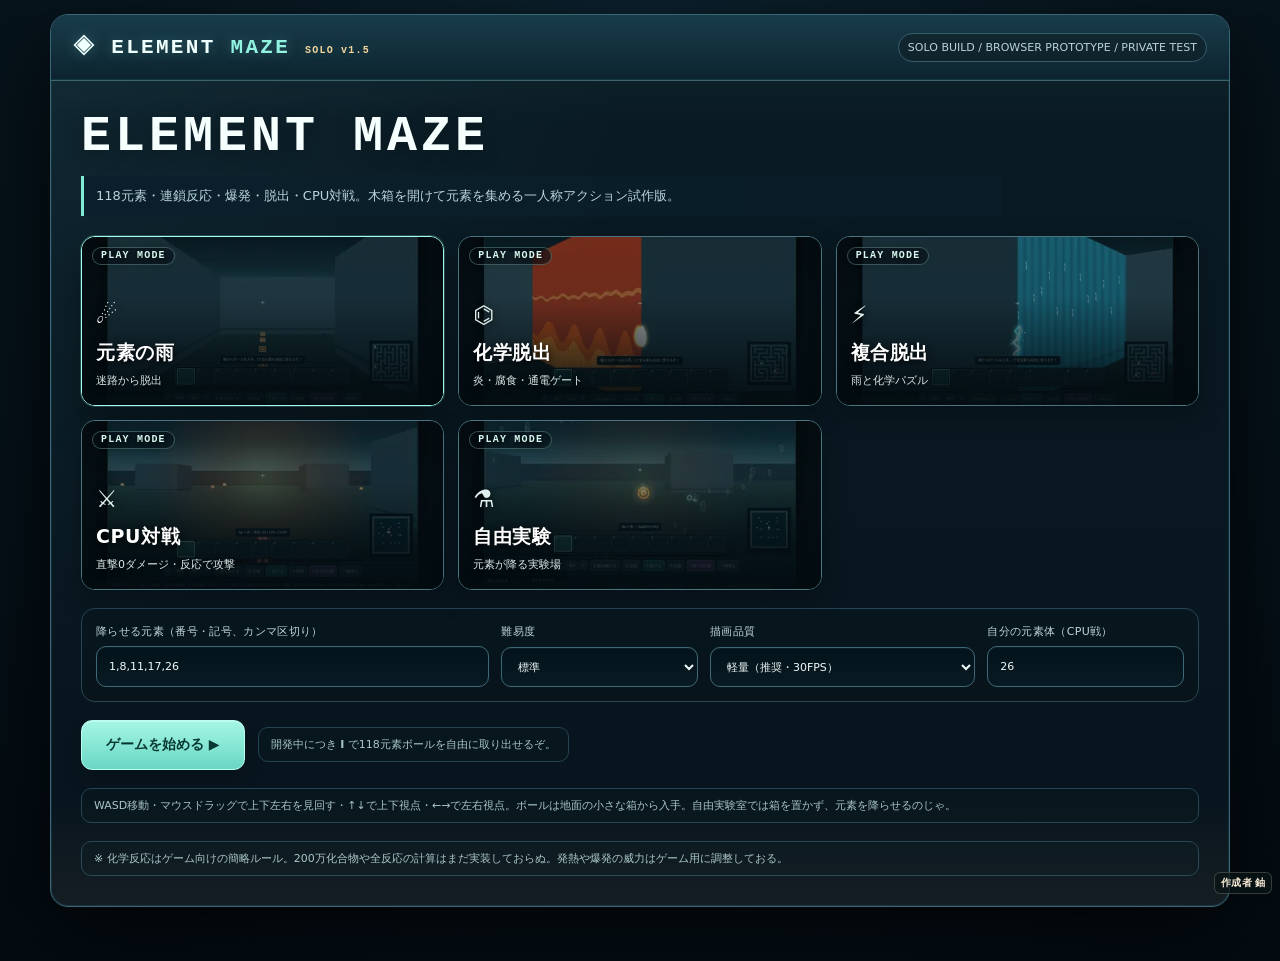
<file: index.html>
<!doctype html>
<html lang="ja">
<head>
<meta charset="utf-8">
<meta name="viewport" content="width=device-width,initial-scale=1">
<meta name="theme-color" content="#081820">
<title>ELEMENT MAZE SOLO v1.5 — 元素迷宮</title>
<style>:root{color-scheme:dark}
*{box-sizing:border-box}
html,body{margin:0;padding:0;background:#07141c;color:#eefaf8;font:14px/1.55 system-ui,'Yu Gothic UI',Meiryo,sans-serif}
button,input,select{font:inherit}
button{cursor:pointer}
button:focus-visible,input:focus-visible,select:focus-visible{outline:2px solid #8df2da;outline-offset:2px}
#em-solo{width:min(1100px,100%);margin:12px auto 50px;background:#091c26;border:1px solid #315866;box-shadow:0 18px 85px #0009;outline:none;overflow:hidden;border-radius:15px}
.hidden{display:none!important}
.top{padding:16px 20px;display:flex;align-items:center;justify-content:space-between;gap:12px;background:#0c2731;border-bottom:1px solid #39616b}
.brand{font:900 20px/1 ui-monospace,Consolas,monospace;letter-spacing:.065em;color:#d7fff5}
.brand em{font-style:normal;color:#84e9d9}
.brand small{font:700 10px ui-monospace,monospace;letter-spacing:0;color:#e8c483}
.tiny{font-size:11px;color:#a8c4c7}
.setup{padding:28px;display:grid;gap:16px}
h1{margin:0;font:900 clamp(29px,5vw,46px)/1.1 system-ui,sans-serif;letter-spacing:.05em}
.subtitle{margin:-6px 0 4px;font-size:13px;color:#adcbd0}
.modegrid{display:grid;grid-template-columns:repeat(5,minmax(0,1fr));gap:8px}
.mode{min-height:89px;background:#17353f;border:1px solid #315e68;color:#dff0ed;border-radius:10px;padding:9px 5px;display:grid;place-items:center;gap:2px;font-size:24px}
.mode b{font-size:13px}.mode small{font-size:10px;color:#adc7cb}
.mode.active{background:linear-gradient(160deg,#9bf4de,#64cbbc);color:#063b37;border-color:#c9fff1}
.mode.active small{color:#234f4e}
.config{display:grid;grid-template-columns:2fr 1fr 1fr;gap:10px}
label{display:grid;gap:5px;color:#b7d1d2;font-size:12px}
input,select{background:#061923;border:1px solid #396973;color:#e3f7f3;padding:9px 10px;border-radius:7px;min-width:0}
.row{display:flex;gap:13px;align-items:center;flex-wrap:wrap}
.primary{border:0;background:#88ead5;color:#073a35;font-weight:800;border-radius:8px;padding:12px 22px}
.primary:hover{background:#b6ffeb}
.secondary,.controls button,.labbar button{background:#254955;color:#e9f8f4;border:1px solid #467987;border-radius:8px;padding:8px 11px}
.controls button:hover,.labbar button:hover,.secondary:hover{background:#33626e}
.help,.statusline,.disclaimer{font-size:11px;color:#abc6c8}
.statusline{margin:0}.disclaimer{margin:0;color:#9bb7b8}
.board{position:relative;isolation:isolate}
canvas{display:block;width:100%;height:auto;aspect-ratio:16/9;background:#102934;touch-action:none;cursor:crosshair}
.stats,.goal{position:absolute;top:12px;background:#041923e8;border:1px solid #497582;border-radius:8px;padding:8px 12px;color:#d7e9e6;font-size:12px;pointer-events:none}
.stats{left:12px}.goal{right:12px;max-width:37%;text-align:right}
.stats strong{color:#a5ffe5}.stats .count{color:#f4d694}
.message{position:absolute;left:50%;bottom:90px;transform:translateX(-50%);background:#061f29ee;border:1px solid #477680;border-radius:8px;padding:6px 12px;max-width:min(620px,90%);font-size:12px;text-align:center;pointer-events:none}
.hotbar{position:absolute;bottom:13px;left:50%;transform:translateX(-50%);display:grid;grid-template-columns:repeat(9,minmax(0,1fr));gap:4px;min-width:min(620px,95%);max-width:95%;padding:5px;background:#071a22df;border:1px solid #477984;border-radius:9px;box-shadow:0 8px 22px #0008;z-index:2}
.slot{height:57px;min-width:0;padding:3px 3px 2px;background:#17353ddd;border:1px solid #467781;border-radius:5px;display:flex;align-items:center;justify-content:space-between;flex-direction:column;color:#f8dfad;user-select:none;cursor:grab;position:relative}
.slot.selected{background:#235d5e;border:2px solid #a4ffe4;box-shadow:inset 0 0 0 1px #1a4e54}
.slot.dragging{opacity:.5}
.slot .n{font:10px ui-monospace,monospace;position:absolute;top:1px;left:4px;color:#afd1d3}
.slot .sym{font:800 clamp(10px,1.7vw,16px) ui-monospace,monospace;margin-top:15px;white-space:nowrap;max-width:100%;overflow:hidden;text-overflow:ellipsis}
.slot .qty{font:10px ui-monospace,monospace;position:absolute;right:3px;bottom:2px;color:#ffeb9d}
.slot.empty .sym{color:#587984}
.controls{display:flex;flex-wrap:wrap;justify-content:center;gap:7px;align-items:center;padding:10px;background:#102b35;border-top:1px solid #355c65}
.lookbuttons{display:flex;gap:4px;margin-right:3px}
.lookbuttons button{font-size:12px;padding:7px 8px}
.controls .attack{background:#1d736e;border-color:#78d1b8}
.controls .developer{background:#5a4779;border-color:#a99ad0}
.labbar{display:flex;flex-wrap:wrap;align-items:flex-end;gap:10px;padding:12px;background:#0b2430;border-top:1px solid #416a72}
.labbar input{width:145px}.labbar .rainrate input{width:125px;accent-color:#88e5d1}
.labbar .check{display:flex;align-items:center;gap:7px;margin:0 6px 8px 0}.labbar .check input{width:auto;accent-color:#88e5d1}
.readout{padding:10px 16px;font-size:11px;color:#bbd2d3;border-top:1px solid #2d5862;background:#081f29}
.dev-panel{position:absolute;top:58px;left:50%;transform:translateX(-50%);width:min(850px,94%);max-height:calc(100% - 155px);overflow:auto;padding:15px;background:#071c27f5;border:1px solid #89c3bc;border-radius:12px;box-shadow:0 20px 80px #000d;z-index:4}
.dev-heading{display:flex;justify-content:space-between;align-items:center;color:#d8fff1}.dev-heading b{font-size:16px}
.dev-heading .close{background:none;color:#b5ffea;border:0;font-size:22px}
.dev-panel p{font-size:11px;color:#b6d0cd;margin:5px 0 10px}
.dev-panel input{width:100%;margin-bottom:10px}
.dev-grid{display:grid;grid-template-columns:repeat(10,minmax(0,1fr));gap:5px}
.dev-grid button{min-height:49px;padding:4px;background:#193b48;border:1px solid #416b78;border-radius:5px;color:#e5fbf7;display:grid;place-items:center}
.dev-grid button b{font:800 16px ui-monospace,monospace}.dev-grid button small{font:10px ui-monospace,monospace;color:#b5cbd1}
.dev-grid button:hover{background:#32716e;border-color:#9beecf}
.end{position:absolute;inset:0;z-index:5;background:#03141dee;display:flex;justify-content:center;align-items:center;flex-direction:column;gap:13px;text-align:center;padding:20px}
.end h2{font-size:27px;margin:0}
.end p{max-width:500px}
@media(max-width:780px){#em-solo{margin:0 auto;border-radius:0}.setup{padding:17px}.modegrid{grid-template-columns:repeat(3,1fr)}.config{grid-template-columns:1fr 1fr}.config label:first-child{grid-column:1/-1}.brand{font-size:16px}.tiny{font-size:10px}.dev-grid{grid-template-columns:repeat(7,1fr)}.slot{height:50px}.slot .sym{margin-top:11px}.message{bottom:78px}}
@media(max-width:460px){.hotbar{min-width:96%;gap:2px}.slot{height:44px}.slot .sym{font-size:10px}.slot .n{font-size:8px}.dev-grid{grid-template-columns:repeat(5,1fr)}.stats,.goal{font-size:9px;padding:5px}.message{font-size:10px;bottom:68px}.controls{gap:4px}.controls button{font-size:11px;padding:6px}.top{padding:10px 12px}}

.chem-hint{max-width:400px;font-size:11px;color:#a8d8d9;align-self:center}

.death-line{max-width:720px!important;margin:0;padding:13px 18px;border:1px solid #c69c72;background:rgba(87,49,35,.38);color:#fff0d5;font-weight:650;font-size:14px;line-height:1.7;border-radius:9px;}
.radiation-readout{color:#d9efa7;font-weight:750;}
@media(max-width:650px){.death-line{font-size:12px;padding:10px;}}

/* Real gameplay screenshots, taken from playable prototype builds. */
.modegrid{grid-template-columns:repeat(3,minmax(0,1fr));gap:12px}
.mode{position:relative;overflow:hidden;isolation:isolate;min-height:150px;padding:18px 8px 14px;display:flex;flex-direction:column;justify-content:flex-end;align-items:flex-start;gap:3px;text-align:left;font-size:23px;background:#102b34;border-color:#487481;text-shadow:0 2px 5px #000}
.mode-photo{position:absolute;inset:0;z-index:-2;background-size:cover;background-position:center;filter:saturate(.90) brightness(.77);transition:transform .2s,filter .2s}
.mode::before{content:"";position:absolute;inset:0;z-index:-1;background:linear-gradient(180deg,rgba(0,0,0,.04) 10%,rgba(2,12,18,.88) 100%)}
.mode:hover .mode-photo{transform:scale(1.045);filter:saturate(1.12) brightness(.9)}
.mode b{font-size:17px;color:#fff}.mode small{font-size:11px;color:#d8e9e8}
.mode.active{background:#17353f;border:2px solid #9bf4de;box-shadow:0 0 0 2px #78e9d744,inset 0 0 25px #00b59a22;color:#fff}
.mode.active small{color:#d8e9e8}
@media(max-width:780px){.modegrid{grid-template-columns:repeat(2,minmax(0,1fr))}.mode{min-height:135px}}
@media(max-width:460px){.modegrid{gap:8px}.mode{min-height:116px;padding:10px 7px}.mode b{font-size:13px}.mode small{font-size:9px}}


/* v1.3 polished game-style UI */
html,body{background:radial-gradient(circle at top,#0d2431 0,#06131b 58%,#040c12 100%);color:#edf8fb;font:14px/1.55 Inter,system-ui,'Yu Gothic UI',Meiryo,sans-serif}
#em-solo{position:relative;width:min(1180px,100%);margin:14px auto 54px;background:linear-gradient(180deg,#0a1b24 0%,#08141d 100%);border:1px solid #3a6675;box-shadow:0 24px 90px #000c,inset 0 0 0 1px #102a36;overflow:hidden;border-radius:18px}
#em-solo::before{content:'';position:absolute;inset:0;pointer-events:none;background:linear-gradient(180deg,rgba(138,242,217,.05),transparent 12%,transparent 88%,rgba(255,214,143,.05));mix-blend-mode:screen}
.top{padding:18px 22px;display:flex;align-items:center;justify-content:space-between;gap:12px;background:linear-gradient(180deg,#123243,#0a1f2b);border-bottom:1px solid #39616b;box-shadow:inset 0 -1px 0 #0a3543}
.brand{font:900 21px/1 ui-monospace,Consolas,monospace;letter-spacing:.11em;color:#effffd;text-shadow:0 0 14px rgba(132,233,217,.28)}
.brand em{font-style:normal;color:#8ef2de}.brand small{font:800 10px ui-monospace,monospace;letter-spacing:.12em;color:#f3d39a}
.tiny{font-size:11px;color:#b6d2d8;padding:.35rem .65rem;border:1px solid #345868;border-radius:999px;background:#0a1b24cc}
.setup{padding:30px;display:grid;gap:18px;background:radial-gradient(circle at top left,rgba(44,102,117,.16),transparent 40%)}
h1{margin:0;font:900 clamp(30px,5vw,50px)/1.02 ui-monospace,Consolas,monospace;letter-spacing:.08em;text-transform:uppercase;color:#f5fffe;text-shadow:0 4px 18px rgba(0,0,0,.35)}
.subtitle{margin:-4px 0 2px;font-size:13px;color:#b8d4d9;max-width:920px;padding:10px 12px;border-left:3px solid #82ebd6;background:linear-gradient(90deg,rgba(10,31,43,.95),rgba(10,31,43,.55))}
.modegrid{display:grid;grid-template-columns:repeat(3,minmax(0,1fr));gap:14px}
.mode{position:relative;overflow:hidden;isolation:isolate;min-height:170px;padding:16px 14px 16px;display:flex;flex-direction:column;justify-content:flex-end;align-items:flex-start;gap:4px;text-align:left;font-size:24px;background:linear-gradient(180deg,#14313c,#0c1f29);border:1px solid #4a7480;border-radius:14px;text-shadow:0 2px 8px #000;box-shadow:0 10px 26px rgba(0,0,0,.28), inset 0 1px 0 rgba(255,255,255,.05);transition:transform .15s ease, box-shadow .15s ease, border-color .15s ease}
.mode:hover{transform:translateY(-2px);box-shadow:0 18px 34px rgba(0,0,0,.35), inset 0 1px 0 rgba(255,255,255,.05);border-color:#7ad8c6}
.mode::after{content:'PLAY MODE';position:absolute;top:10px;left:10px;padding:3px 8px;border-radius:999px;border:1px solid rgba(190,255,237,.28);background:rgba(6,17,23,.58);font:800 10px/1 ui-monospace,monospace;letter-spacing:.12em;color:#d8f7f0}
.mode-photo{position:absolute;inset:0;z-index:-2;background-size:cover;background-position:center;filter:saturate(1.0) brightness(.70);transition:transform .22s,filter .22s}
.mode::before{content:"";position:absolute;inset:0;z-index:-1;background:linear-gradient(180deg,rgba(0,0,0,.10) 5%,rgba(5,17,23,.15) 35%,rgba(2,11,16,.92) 100%)}
.mode:hover .mode-photo{transform:scale(1.03);filter:saturate(1.1) brightness(.86)}
.mode b{font-size:19px;color:#fff;letter-spacing:.03em}.mode small{font-size:11px;color:#dcebea}
.mode.active{border:1px solid #a6fff1;box-shadow:0 0 0 1px rgba(138,242,217,.22),0 20px 36px rgba(0,0,0,.36),inset 0 0 38px rgba(0,181,154,.16);background:linear-gradient(180deg,#163440,#102733);color:#fff}
.config{display:grid;grid-template-columns:2fr 1fr 1fr;gap:12px;padding:14px;border:1px solid #274655;border-radius:14px;background:linear-gradient(180deg,rgba(8,23,31,.96),rgba(7,19,26,.92))}
label{display:grid;gap:6px;color:#c0d6d8;font-size:11px;letter-spacing:.03em;text-transform:uppercase}
input,select{background:linear-gradient(180deg,#04131b,#081a23);border:1px solid #406978;color:#f0faf8;padding:11px 12px;border-radius:10px;min-width:0;box-shadow:inset 0 1px 0 rgba(255,255,255,.04)}
.row{display:flex;gap:13px;align-items:center;flex-wrap:wrap}
.primary{border:1px solid #b6fff0;background:linear-gradient(180deg,#a5f6e4,#69d7c4);color:#083833;font-weight:900;border-radius:11px;padding:13px 24px;box-shadow:0 10px 18px rgba(0,0,0,.18), inset 0 1px 0 rgba(255,255,255,.35)}
.primary:hover{background:linear-gradient(180deg,#c7fff3,#83eedb)}
.secondary,.controls button,.labbar button{background:linear-gradient(180deg,#224652,#193844);color:#eefaf8;border:1px solid #4a7c89;border-radius:10px;padding:9px 12px;box-shadow:inset 0 1px 0 rgba(255,255,255,.04)}
.controls button:hover,.labbar button:hover,.secondary:hover{background:linear-gradient(180deg,#2d5b68,#224754)}
.help,.statusline,.disclaimer{font-size:11px;color:#a9c5c8}
.statusline,.disclaimer,.help{padding:8px 12px;border:1px solid #234552;border-radius:10px;background:rgba(8,24,32,.65)}
.board{position:relative;isolation:isolate;background:#07141b}
.board::before{content:'';position:absolute;left:50%;top:50%;width:22px;height:22px;transform:translate(-50%,-50%);border:1px solid rgba(214,255,245,.25);border-radius:50%;box-shadow:0 0 0 1px rgba(0,0,0,.35),0 0 12px rgba(150,240,226,.10);pointer-events:none;z-index:1}
.board::after{content:'';position:absolute;inset:0;pointer-events:none;background:repeating-linear-gradient(180deg,rgba(255,255,255,.015),rgba(255,255,255,.015) 1px,transparent 1px,transparent 3px);opacity:.55;mix-blend-mode:soft-light}
canvas{display:block;width:100%;height:auto;aspect-ratio:16/9;background:#102934;touch-action:none;cursor:crosshair}
.stats,.goal{position:absolute;top:12px;background:linear-gradient(180deg,rgba(2,18,26,.92),rgba(4,25,35,.86));border:1px solid #4b7986;border-radius:12px;padding:9px 14px;color:#e2f0ed;font-size:12px;pointer-events:none;letter-spacing:.06em;text-transform:uppercase;box-shadow:0 10px 22px rgba(0,0,0,.22)}
.stats{left:12px}.goal{right:12px;max-width:39%;text-align:right}
.stats strong{color:#a5ffe5}.stats .count{color:#f4d694}
.message{position:absolute;left:50%;bottom:96px;transform:translateX(-50%);background:linear-gradient(180deg,rgba(6,22,30,.94),rgba(5,18,25,.92));border:1px solid #507884;border-radius:12px;padding:10px 14px 9px;max-width:min(650px,92%);font-size:12px;text-align:center;pointer-events:none;box-shadow:0 16px 30px rgba(0,0,0,.26);letter-spacing:.02em;color:#eefaf8}
.message::before{content:'COMMS';display:block;margin-bottom:4px;font:800 10px/1 ui-monospace,monospace;letter-spacing:.16em;color:#9deed8}
.hotbar{position:absolute;bottom:12px;left:50%;transform:translateX(-50%);display:grid;grid-template-columns:repeat(9,minmax(0,1fr));gap:5px;min-width:min(700px,95%);max-width:95%;padding:8px;background:linear-gradient(180deg,rgba(8,23,31,.95),rgba(6,16,22,.95));border:1px solid #4a7581;border-radius:14px;box-shadow:0 14px 28px #0009;z-index:2}
.slot{height:61px;min-width:0;padding:3px 3px 2px;background:linear-gradient(180deg,#173641,#10252e);border:1px solid #4a7a86;border-radius:8px;display:flex;align-items:center;justify-content:space-between;flex-direction:column;color:#f8dfad;user-select:none;cursor:grab;position:relative;box-shadow:inset 0 1px 0 rgba(255,255,255,.05)}
.slot.selected{background:linear-gradient(180deg,#21585e,#173f49);border:2px solid #a4ffe4;box-shadow:0 0 0 1px rgba(164,255,228,.15), inset 0 0 0 1px #1a4e54,0 8px 16px rgba(0,0,0,.2)}
.slot .n{font:10px ui-monospace,monospace;position:absolute;top:2px;left:6px;color:#cce6e6;background:rgba(0,0,0,.24);padding:1px 5px;border-radius:999px}
.slot .sym{font:900 clamp(10px,1.8vw,16px) ui-monospace,monospace;margin-top:17px;white-space:nowrap;max-width:100%;overflow:hidden;text-overflow:ellipsis;color:#f8fbf8;text-shadow:0 1px 0 rgba(0,0,0,.45)}
.slot .qty{font:10px ui-monospace,monospace;position:absolute;right:5px;bottom:3px;color:#ffe8a3;background:rgba(0,0,0,.24);padding:1px 4px;border-radius:999px}
.controls{display:flex;flex-wrap:wrap;justify-content:center;gap:8px;align-items:center;padding:12px;background:linear-gradient(180deg,#112d38,#0c212b);border-top:1px solid #355c65}
.lookbuttons{display:flex;gap:4px;margin-right:3px}.lookbuttons button{font-size:12px;padding:8px 10px}
.controls .attack{background:linear-gradient(180deg,#2b8e88,#1b655f);border-color:#8ce5ce;font-weight:800}
.controls .developer{background:linear-gradient(180deg,#655080,#47345f);border-color:#b8a8e6}
.labbar{display:flex;flex-wrap:wrap;align-items:flex-end;gap:10px;padding:12px;background:linear-gradient(180deg,#0b2430,#081b24);border-top:1px solid #416a72}
.readout{padding:12px 16px;font-size:11px;color:#c0d6d8;border-top:1px solid #2d5862;background:linear-gradient(180deg,#071925,#091a23)}
.dev-panel{position:absolute;top:58px;left:50%;transform:translateX(-50%);width:min(850px,94%);max-height:calc(100% - 155px);overflow:auto;padding:15px;background:linear-gradient(180deg,rgba(7,28,39,.97),rgba(6,18,26,.97));border:1px solid #89c3bc;border-radius:14px;box-shadow:0 24px 90px #000d;z-index:4}
.end{position:absolute;inset:0;z-index:5;background:radial-gradient(circle at center,rgba(10,28,38,.86),rgba(3,13,19,.96));display:flex;justify-content:center;align-items:center;flex-direction:column;gap:13px;text-align:center;padding:20px}
.end h2{font-size:30px;margin:0;font-family:ui-monospace,monospace;letter-spacing:.08em;text-transform:uppercase}
.end p{max-width:600px}
.chem-hint{max-width:420px;font-size:11px;color:#b3d8da;align-self:center}
@media(max-width:780px){#em-solo{margin:0 auto;border-radius:0}.setup{padding:18px}.modegrid{grid-template-columns:repeat(2,minmax(0,1fr))}.mode{min-height:145px}.config{grid-template-columns:1fr 1fr}.config label:first-child{grid-column:1/-1}.brand{font-size:16px}.tiny{font-size:10px}.dev-grid{grid-template-columns:repeat(7,1fr)}.slot{height:50px}.slot .sym{margin-top:11px}.message{bottom:80px;padding:9px 12px}}
@media(max-width:460px){.modegrid{gap:8px}.mode{min-height:118px;padding:12px 9px}.mode b{font-size:14px}.mode small{font-size:10px}.hotbar{min-width:96%;gap:2px;padding:5px}.slot{height:44px}.slot .sym{font-size:10px}.slot .n{font-size:8px}.dev-grid{grid-template-columns:repeat(5,1fr)}.stats,.goal{font-size:9px;padding:6px 8px}.message{font-size:10px;bottom:68px}.controls{gap:4px}.controls button{font-size:11px;padding:6px}.top{padding:10px 12px}}

/* v1.5: expose three tested performance presets without changing gameplay rules. */
.config{grid-template-columns:2fr 1fr 1.35fr 1fr}
@media(max-width:780px){.config{grid-template-columns:1fr 1fr}.config label:first-child{grid-column:1/-1}}
@media(max-width:440px){.config{grid-template-columns:1fr}.config label:first-child{grid-column:auto}}
</style>
<style id="creator-credit-style">
#creator-credit{position:fixed;right:8px;bottom:calc(6px + env(safe-area-inset-bottom, 0px));z-index:12;pointer-events:none;user-select:none;background:rgba(9,21,22,.76);border:1px solid rgba(250,235,204,.2);color:#f7ebd6;border-radius:6px;padding:3px 6px;font:600 10px/1.4 -apple-system,BlinkMacSystemFont,"Hiragino Kaku Gothic ProN","Yu Gothic",sans-serif;letter-spacing:.02em}
</style>
</head>
<body>
<main id="em-solo" tabindex="0">
  <header class="top"><span class="brand">◈ ELEMENT <em>MAZE</em> <small>SOLO v1.5</small></span><span class="tiny">SOLO BUILD / BROWSER PROTOTYPE / PRIVATE TEST</span></header>
  <section class="setup" id="em-menu">
    <h1>ELEMENT MAZE</h1>
    <p class="subtitle">118元素・連鎖反応・爆発・脱出・CPU対戦。木箱を開けて元素を集める一人称アクション試作版。</p>
    <div class="modegrid">
      <button class="mode active" data-mode="survival"><span class="mode-photo" aria-hidden="true" style="background-image:url([data-uri] )"></span>☄<b>元素の雨</b><small>迷路から脱出</small></button>
      <button class="mode" data-mode="escape"><span class="mode-photo" aria-hidden="true" style="background-image:url([data-uri] )"></span>⌬<b>化学脱出</b><small>炎・腐食・通電ゲート</small></button>
      <button class="mode" data-mode="hybrid"><span class="mode-photo" aria-hidden="true" style="background-image:url([data-uri] )"></span>⚡<b>複合脱出</b><small>雨と化学パズル</small></button>
      <button class="mode" data-mode="arena"><span class="mode-photo" aria-hidden="true" style="background-image:url([data-uri] )"></span>⚔<b>CPU対戦</b><small>直撃0ダメージ・反応で攻撃</small></button>
      <button class="mode" data-mode="lab"><span class="mode-photo" aria-hidden="true" style="background-image:url([data-uri] )"></span>⚗<b>自由実験</b><small>元素が降る実験場</small></button>
    </div>
    <div class="config">
      <label>降らせる元素（番号・記号、カンマ区切り）<input id="em-elements" value="1,8,11,17,26" spellcheck="false" placeholder="1,8,26 または H,O,Fe"></label>
      <label>難易度<select id="em-difficulty"><option value="easy">やさしい</option><option value="normal" selected>標準</option><option value="hard">難しい</option></select></label>
      <label>描画品質<select id="em-quality"><option value="light" selected>軽量（推奨・30FPS）</option><option value="normal">標準（40FPS）</option><option value="high">高画質（60FPS）</option></select></label>
      <label>自分の元素体（CPU戦）<input id="em-body" value="26" inputmode="numeric" placeholder="1〜118"></label>
    </div>
    <div class="row"><button class="primary" id="em-start">ゲームを始める ▶</button><span class="help">開発中につき <b>I</b> で118元素ボールを自由に取り出せるぞ。</span></div>
    <p class="statusline">WASD移動・マウスドラッグで上下左右を見回す・↑↓で上下視点・←→で左右視点。ボールは地面の小さな箱から入手。自由実験室では箱を置かず、元素を降らせるのじゃ。</p>
    <p class="disclaimer">※ 化学反応はゲーム向けの簡略ルール。200万化合物や全反応の計算はまだ実装しておらぬ。発熱や爆発の威力はゲーム用に調整しておる。</p>
  </section>
  <section class="play hidden" id="em-play">
    <div class="board">
      <canvas id="em-canvas" width="960" height="540" tabindex="0" aria-label="元素迷宮の一人称ゲーム画面"></canvas>
      <div class="stats" id="em-stats">HP 100</div>
      <div class="goal" id="em-goal">出口を探す</div>
      <div class="message" id="em-msg">元素迷宮へようこそ</div>
      <div class="hotbar" id="em-hotbar" aria-label="9枠の元素ボールインベントリ"></div>
      <div class="dev-panel hidden" id="em-dev-panel">
        <div class="dev-heading"><b>開発用：118元素ボール</b><button id="em-dev-close" class="close" aria-label="閉じる">×</button></div>
        <p>元素をクリックするとボールを取得。Shift+クリックで8個追加。インベントリの枠をドラッグして重ねると合成できるぞ。</p>
        <input id="em-dev-search" type="search" placeholder="元素記号・原子番号で検索（例：Fe / 26）" autocomplete="off">
        <div class="dev-grid" id="em-dev-grid"></div>
      </div>
      <div class="end hidden" id="em-end"><h2 id="em-result">脱出成功！</h2><p id="em-summary"></p><p id="em-death-line" class="death-line hidden"></p><button class="primary" id="em-retry">同じモードでもう一度</button><button class="secondary" id="em-exit">タイトルへ</button></div>
    </div>
    <div class="controls">
      <div class="lookbuttons"><button data-hold="left" title="左を向く">↶</button><button data-hold="up" title="上を見る">↑視点</button><button data-hold="down" title="下を見る">↓視点</button><button data-hold="right" title="右を向く">↷</button></div>
      <button id="em-pick" class="secondary">E 箱を開ける</button>
      <button id="em-merge" class="secondary">Q 合成</button>
      <button id="em-throw" class="attack">F 投げる</button>
      <button id="em-heal" class="secondary">R 回復</button>
      <button id="em-dev" class="developer">I 全118元素</button>
      <button id="em-pause" class="secondary">一時停止</button>
    </div>
    <div class="labbar hidden" id="em-labbar">
      <label>降らせる元素<input id="em-labnum" value="1,8" spellcheck="false" placeholder="H,O,Fe"></label>
      <label class="rainrate"><span>雨の量 <b id="em-rate-value">8</b> 個/秒</span><input id="em-rate" type="range" min="1" max="40" value="8"></label>
      <label class="check"><input type="checkbox" id="em-lab-auto" checked> 自動で降らせる</label>
      <button id="em-spawn" class="secondary">24個降らせる</button>
      <button id="em-water" class="secondary">H・H・Oを降らせる</button>
      <button id="em-demo-water" class="secondary">水 + Na 反応デモ</button>
      <button id="em-demo-chain" class="secondary">水素の燃焼連鎖デモ</button>
      <button id="em-demo-nuclear" class="secondary">α線 + Be 中性子デモ</button>
      <button id="em-demo-radiation" class="secondary">α・β・γ線を比較する</button>
      <span class="chem-hint">実験室には電極・熱源・触媒床・蒸気・酸・冷却床があるぞ。放射線は核種を選ぶ教育用演出。画面上の放射線マーク・数値表示は廃止した。α・β・γ・中性子では効果が異なる。</span>
    </div>
    <div class="readout">直撃はダメージ0。反応による爆発・水素の連鎖燃焼・原子の飛散・水滴エフェクトを追加。死亡画面には死因と科学の一行解説。核現象は核爆発ではなく中性子線の抽象表現。<b>G</b> で画質切替 / 操作：<b>WASD</b> 移動 / <b>↑↓←→</b> 視点 / マウスでドラッグ / <b>1〜9</b> ボール選択 / ドラッグ&ドロップで合成 / 右クリックで半分に分割 / <b>E</b> 取得 / <b>F</b> 投げる / <b>I</b> 全元素 / <b>Esc</b> 一時停止</div>
  </section>
</main>
<script>(function () {
  'use strict';

  const root = document.getElementById('em-solo');
  if (!root) return;
  const $ = id => root.querySelector('#' + id);
  const canvas = $('em-canvas');
  const ctx = canvas.getContext('2d', {alpha: false});
  // Canvas coordinates follow the chosen internal resolution; CSS still scales to the browser width.
  let W = canvas.width, H = canvas.height;
  const TAU = 2 * Math.PI;
  const QUALITY = {
    light:{width:640,height:360,fps:30,rayStep:6,sprites:240,glow:false,farText:false},
    normal:{width:800,height:450,fps:40,rayStep:5,sprites:400,glow:true,farText:false},
    high:{width:960,height:540,fps:60,rayStep:4,sprites:680,glow:true,farText:true}
  };
  let quality = QUALITY.light;
  function applyQuality(level){
    quality=QUALITY[level]||QUALITY.light;
    if(canvas.width!==quality.width)canvas.width=quality.width;
    if(canvas.height!==quality.height)canvas.height=quality.height;
    W=canvas.width;H=canvas.height;
    last=0;
  }

  const clamp = (v, lo, hi) => Math.min(hi, Math.max(lo, v));
  const rand = (lo, hi) => lo + Math.random() * (hi - lo);
  const pick = list => list[(Math.random() * list.length) | 0];
  const dist = (x, y, a, b) => Math.hypot(x-a, y-b);
  const symbols = ('H He Li Be B C N O F Ne Na Mg Al Si P S Cl Ar K Ca Sc Ti V Cr Mn Fe Co Ni Cu Zn Ga Ge As Se Br Kr Rb Sr Y Zr Nb Mo Tc Ru Rh Pd Ag Cd In Sn Sb Te I Xe Cs Ba La Ce Pr Nd Pm Sm Eu Gd Tb Dy Ho Er Tm Yb Lu Hf Ta W Re Os Ir Pt Au Hg Tl Pb Bi Po At Rn Fr Ra Ac Th Pa U Np Pu Am Cm Bk Cf Es Fm Md No Lr Rf Db Sg Bh Hs Mt Ds Rg Cn Nh Fl Mc Lv Ts Og').split(' ');
  const knownCompounds = ['H2O','H2','O2','NaCl','OH','CO2','NaOH','KOH','LiOH','RbOH','CsOH',
    'Ca(OH)2','Ba(OH)2','Sr(OH)2','HCl','KCl','LiCl','H2O2','MgO','Fe2O3','MgCl2',
    'CO','CH4','C2H6','C3H8','SO2','Cl2','Mg(OH)2','ZnCl2','FeCl2','ZnO',
    'CaO','CaCO3','CaCl2','CuO','SO3','H2SO4','NaHCO3','Na2CO3','N2','NH3','NH4Cl',
    'NO','NO2','AgCl','Fe3O4','CH3OH','H2S'];
  const resolve = raw => {
    const s=String(raw||'').trim();
    if (/^\d+$/.test(s) && Number(s)>=1 && Number(s)<=118) return symbols[Number(s)-1];
    return symbols.find(v=>v.toLowerCase()===s.toLowerCase()) || knownCompounds.find(v=>v.toLowerCase()===s.toLowerCase()) || null;
  };
  const parseNums = raw => String(raw||'').split(/[\s,，、;]+/).map(resolve).filter(Boolean);
  const fmtPack = pack => Object.entries(pack||{}).map(([s,n])=>s+(n>1?'×'+n:'')).join('+');
  const packKey = pack => Object.entries(pack||{}).sort((a,b)=>a[0].localeCompare(b[0])).map(([s,n])=>s+':'+n).join('|');
  const packUnits = pack => Object.values(pack||{}).reduce((a,b)=>a+b,0);
  const emptyInv = () => Array.from({length:9},()=>null);
  const MAX_STACK=64;
  // Large protective safety ceiling, not a gameplay quota. Distant agents are rendered/simulated at lower detail.
  const MAX_ALIVE=12000; // Simulation capacity is unchanged; graphics density is quality-dependent.

  const DIRS=[[1,0],[-1,0],[0,1],[0,-1]];
  // Isotope presets are educational GAME labels. An element symbol does not specify an isotope,
  // its activity, its concentration, or a real dose. These rates are NON-PHYSICAL gameplay units.
  const NUCLEAR_DEMO_ISOTOPES={Am:'Am-241',Po:'Po-210',Ra:'Ra-226',Pu:'Pu-238',Cm:'Cm-244'};
  const DEFAULT_RADIONUCLIDE={...NUCLEAR_DEMO_ISOTOPES,U:'U-238',Rn:'Rn-222'};
  const RADIATION_PRESETS={
    'Am-241':{alpha:1.2}, 'Po-210':{alpha:1.5}, 'Ra-226':{alpha:1.0},
    'Pu-238':{alpha:1.2}, 'Cm-244':{alpha:1.2}, 'U-238':{alpha:.42},
    'Rn-222':{alpha:1.1}, 'Sr-90':{beta:1.05},
    'Cs-137':{beta:.45,gamma:.85}, 'Co-60':{beta:.45,gamma:1.28},
    'I-131':{beta:.62,gamma:.45}
  };
  const DAMAGE_EXPLANATIONS={
    '爆風':'急激な反応に伴う衝撃・飛散を受けた（ゲーム用の爆発表現）。',
    '高温蒸気':'高温の水蒸気は熱エネルギーを運び、熱傷の原因となる。',
    '腐食性の液体':'腐食性物質との接触で表面が化学的に損傷する。',
    '高温のバーナー':'高温による熱の移動で損傷を受けた。',
    '炎の熱':'炎から受ける熱により温度が上昇する。',
    '通電した水たまり':'電流が流れた環境では感電や発熱の危険が生じる。',
    '放電':'空気中の放電は短い時間にエネルギーを移動させる。',
    '錆びた金属の破片':'腐食によって金属の表面や強度が変化する。',
    'α線':'α線は透過性が低いが、放射性物質の付着・取り込みは危険になり得る。',
    'β線':'β線は表面付近にエネルギーを与える（被ばく効果はゲーム用に短縮）。',
    'γ線':'γ線は透過性が高く、組織の内部にもエネルギーを与える。',
    '中性子':'中性子は物質と衝突してエネルギーを渡す（ゲーム内は抽象表現）。',
    '汚染':'放射性物質が付着した状態は、単なる外部被ばくとは異なる。'
  };


  let mode='survival', difficulty='normal', rainElements=['H','O','Na','Cl','Fe'];
  let g=null, pressed=Object.create(null), held=Object.create(null), drag=null;
  let runningLoop=false, last=0, pendingDrag=null;
  const state={messages:[],inventoryChanged:true};

  function tell(msg){if($('em-msg'))$('em-msg').textContent=msg;if(g)g.message=msg;}
  function mazeNew(kind){
    const n=19, grid=Array.from({length:n},()=>Array(n).fill('#'));
    if(kind==='arena'||kind==='lab'){
      for(let y=1;y<n-1;y++)for(let x=1;x<n-1;x++)grid[y][x]='.';
      // Open centre and approach lanes so the CPU is actually visible from the player's starting view.
      for(let y=5;y<17;y+=4)for(let x=5;x<17;x+=4)grid[y][x]='#';
      return {grid,n,start:{x:2.5,y:2.5},exit:{x:16.5,y:16.5},gates:[],path:[]};
    }
    const stack=[[1,1]];grid[1][1]='.';
    while(stack.length){
      const [x,y]=stack[stack.length-1];
      const options=[[2,0],[-2,0],[0,2],[0,-2]].filter(([dx,dy])=>x+dx>0&&y+dy>0&&x+dx<n-1&&y+dy<n-1&&grid[y+dy][x+dx]==='#');
      if(!options.length){stack.pop();continue;}
      const [dx,dy]=pick(options);grid[y+dy/2][x+dx/2]='.';grid[y+dy][x+dx]='.';stack.push([x+dx,y+dy]);
    }
    const queue=[[1,1]],prev={'1,1':null},depth={'1,1':0};
    for(let k=0;k<queue.length;k++){
      const [x,y]=queue[k];
      for(const [dx,dy] of DIRS){
        const nx=x+dx,ny=y+dy,key=nx+','+ny;
        if(nx<0||ny<0||nx>=n||ny>=n||grid[ny][nx]==='#'||Object.prototype.hasOwnProperty.call(depth,key))continue;
        depth[key]=depth[x+','+y]+1;prev[key]=x+','+y;queue.push([nx,ny]);
      }
    }
    const far=queue.reduce((best,v)=>depth[v.join(',')]>depth[best.join(',')]?v:best,queue[0]);
    const path=[];let key=far.join(',');while(key!==null){path.push(key.split(',').map(Number));key=prev[key]??null;}path.reverse();
    const gates=[];
    if(kind==='escape'||kind==='hybrid'){
      for(const [ratio,code] of [[.28,'F'],[.56,'R'],[.82,'C']]){
        let idx=clamp(Math.floor(path.length*ratio),5,path.length-6);
        while(idx<path.length-6 && path[idx][0]%2===1 && path[idx][1]%2===1)idx++;
        const cell=path[idx];if(!cell)continue;
        grid[cell[1]][cell[0]]=code;
        gates.push({x:cell[0]+.5,y:cell[1]+.5,code,open:false,index:idx});
      }
    }
    return {grid,n,start:{x:1.5,y:1.5},exit:{x:far[0]+.5,y:far[1]+.5},gates,path};
  }

  function tile(x,y){
    if(!g)return '#';const ix=Math.floor(x),iy=Math.floor(y);
    return g.maze.grid[iy]?.[ix] || '#';
  }
  function solid(x,y){return tile(x,y)!=='.';}
  function can(x,y,r=.16){return !solid(x-r,y-r)&&!solid(x+r,y-r)&&!solid(x-r,y+r)&&!solid(x+r,y+r);}
  function stepMove(obj,dx,dy,r=.16){if(can(obj.x+dx,obj.y,r))obj.x+=dx;if(can(obj.x,obj.y+dy,r))obj.y+=dy;}
  function freeSpot(minDistance=2.0){
    for(let i=0;i<90;i++){
      const x=(Math.floor(rand(1,18))+.5),y=(Math.floor(rand(1,18))+.5);
      if(can(x,y,.18)&&dist(x,y,g.p.x,g.p.y)>minDistance)return{x,y};
    }
    return{x:g.p.x,y:g.p.y};
  }
  function rainSpot(near=true){
    if(near){
      for(let i=0;i<80;i++){
        const d=rand(2,8),angle=g.p.a+rand(-.85,.85);
        const x=g.p.x+Math.cos(angle)*d,y=g.p.y+Math.sin(angle)*d;
        if(can(x,y,.20))return{x,y};
      }
    }
    return freeSpot(2.0);
  }
  function addCrate(sym,x,y,infinite=false){g.crates.push({sym,x,y,infinite,respawn:0,active:true,opened:false,grade:pick(['plain','plain','plain','banded'])});}
  function spawnAtom(sym,x,y,height=7,enemy=true,isotope=null){
    if(!g||g.agents.length>=MAX_ALIVE)return null;
    // Ordinary Co/Cs/Sr etc. are NOT assumed radioactive. A preset explicitly selects a radionuclide.
    const nuclide=isotope || DEFAULT_RADIONUCLIDE[sym] || (sym==='Be'?'Be-9':null);
    const item={sym,x,y,z:height,vz:rand(5.5,8.0),vx:0,vy:0,enemy,alive:true,t:0,hit:0,turn:rand(-Math.PI,Math.PI),ai:rand(.6,3),isotope:nuclide,rad:RADIATION_PRESETS[nuclide]||null};
    g.agents.push(item);return item;
  }
  function spawnRain(sym,count=1,enemy=true){
    let made=0;
    for(let i=0;i<Math.min(count,250);i++){
      const pt=rainSpot(true),offset=(i%5)*.27;
      const x=pt.x+Math.sin(i*2.4)*offset,y=pt.y+Math.cos(i*2.4)*offset;
      if(can(x,y,.09)&&spawnAtom(sym,x,y,rand(6,11),enemy))made++;
    }
    return made;
  }
  function start(){
    applyQuality($('em-quality').value);
    difficulty=$('em-difficulty').value;
    const chosen=parseNums($('em-elements').value).filter(s=>symbols.includes(s));
    rainElements=chosen.length?chosen:['H','O','Na','Cl','Fe'];
    const maze=mazeNew(mode);
    const body=resolve($('em-body').value);
    g={mode,maze,p:{x:maze.start.x,y:maze.start.y,a:0,pitch:0,hp:100,med:3,body:symbols.includes(body)?body:'Fe',inv:emptyInv(),selected:0,radDose:0,radRate:0,radCont:0,radCause:'γ線',lastRadHit:-10},
      agents:[],crates:[],projs:[],puddles:[],fx:[],devices:[],ignitions:[],radiation:[],timer:0,spawnAt:0,reactAt:0,nuclearAt:0,radAt:0,bfsAt:0,autoAt:0,frame:0,hudAt:0,shake:0,boomOverlay:0,blastCount:0,wetView:0,waterDroplets:[],lastWet:-9,chains:0,nuclearEvents:0,hitCount:0,deathHarm:null,harmLog:[],
      map:{},won:false,over:false,paused:false,devOpen:false,stats:{reactions:0,shots:0},cpu:null,message:''};
    if(mode==='arena'||mode==='lab')g.p.a=0;
    else for(const a of [0,Math.PI/2,Math.PI,Math.PI*1.5])if(can(g.p.x+Math.cos(a),g.p.y+Math.sin(a))){g.p.a=a;break;}
    setupDevices();
    // The laboratory contains no pickup boxes. It is a rain-based experimental space.
    if(mode!=='lab'){
      for(let i=0;i<34;i++){const spot=freeSpot();addCrate(pick(['H','H','O','O','Na','Cl','Fe','Cu','H2O']),spot.x,spot.y);}
      for(const [i,sym] of ['H','H','O','H2O','Cu'].entries()){
        const d=.62+i*.35,x=g.p.x+Math.cos(g.p.a)*d,y=g.p.y+Math.sin(g.p.a)*d;
        if(can(x,y,.09))addCrate(sym,x,y,true);
      }
      for(const gate of maze.gates){
        const approach=maze.path[Math.max(1,gate.index-3)];if(!approach)continue;
        const elems=gate.code==='F'?['H2O','H','H','O']:gate.code==='R'?['H2O','O2','HCl']:['Cu','Fe','Ag'];
        for(const [i,sym] of elems.entries()){
          const x=approach[0]+.5+Math.sin(i*2.3)*.14,y=approach[1]+.5+Math.cos(i*2.3)*.14;
          if(can(x,y,.07))addCrate(sym,x,y,true);
        }
      }
    }
    if(mode==='arena'){
      // Spawn directly in front of the player, with a visible humanoid figure.
      g.cpu={x:7.5,y:2.5,hp:100,body:pick(['Na','Fe','Au','Cl','C']),cool:3.2};
    }
    if(mode==='survival'||mode==='hybrid')for(let i=0;i<12;i++)spawnRain(pick(rainElements),1,true);
    if(mode==='lab')for(let i=0;i<12;i++)spawnRain(pick(['H','O','H','O','C','Fe']),1,false);
    $('em-menu').classList.add('hidden');$('em-play').classList.remove('hidden');
    $('em-end').classList.add('hidden');$('em-labbar').classList.toggle('hidden',mode!=='lab');
    $('em-dev-panel').classList.add('hidden');
    pressed=Object.create(null);held=Object.create(null);root.focus();last=0;
    state.inventoryChanged=true;renderHotbar();refreshHUD();
    tell(mode==='lab'?'実験場では元素が空から降るぞ。右下の設定で降雨元素を変えられる！':mode==='arena'?'正面にCPUがいるぞ。Iでボールを取り、Fで投げよう！':'箱からボールを入手。Iで全元素も自由に使えるぞ！');
    if(!runningLoop){runningLoop=true;requestAnimationFrame(loop);}
  }

  function field(){
    if(!g)return;
    const q=[[Math.floor(g.p.x),Math.floor(g.p.y)]],m={};m[q[0].join(',')]=0;
    for(let i=0;i<q.length;i++){
      const [x,y]=q[i];for(const [dx,dy] of DIRS){
        const nx=x+dx,ny=y+dy,key=nx+','+ny;
        if(Object.prototype.hasOwnProperty.call(m,key)||!can(nx+.5,ny+.5,.16))continue;
        m[key]=m[x+','+y]+1;q.push([nx,ny]);
      }
    }
    g.map=m;
  }
  function deathFact(why=''){
    const reason=String(why||'不明な原因');
    if(/α線|β線|γ線|中性子|汚染/.test(reason)){
      const key=Object.keys(DAMAGE_EXPLANATIONS).find(k=>reason.includes(k));
      return {title:reason,detail:DAMAGE_EXPLANATIONS[key]||'放射線の作用は種類や曝露条件によって異なる。'};
    }
    if(/爆風|爆発|燃焼/.test(reason))return {title:reason,detail:DAMAGE_EXPLANATIONS['爆風']};
    for(const [key,detail] of Object.entries(DAMAGE_EXPLANATIONS))if(reason.includes(key))return {title:reason,detail};
    if(reason.includes('に接触'))return {title:reason,detail:'元素記号の敵との接触によるゲーム内ダメージ。実際の毒性とは異なる。'};
    return {title:reason,detail:'この物質・環境の効果を、ゲーム内の体力として簡略化して表している。'};
  }
  function rememberHarm(why,amount){
    if(!g||!(amount>0))return;
    const event={at:g.timer,why:String(why||'原因不明の損傷'),amount};
    g.deathHarm=event;
    g.harmLog.push(event);
    if(g.harmLog.length>20)g.harmLog.shift();
  }
  function damage(amount,why){
    if(!g||g.mode==='lab'||g.over||!(amount>0))return;
    rememberHarm(why,amount);
    g.p.hp=Math.max(0,g.p.hp-amount);
    if(why&&amount>1.5&&g.timer-(g.lastHitMessage||0)>.7){tell(why+'：-'+Math.ceil(amount)+' HP');g.lastHitMessage=g.timer;}
    if(g.p.hp<=0)finish(false,'体力が尽きたのじゃ。');
  }
  function finish(win,why){
    if(!g||g.over)return;
    g.over=true;g.paused=true;g.won=win;
    $('em-dev-panel').classList.add('hidden');$('em-end').classList.remove('hidden');
    $('em-result').textContent=win==='draw'?'相打ち・引き分け':win?'脱出・勝利！':'ゲームオーバー';
    $('em-summary').textContent=why+'　化学反応 '+g.stats.reactions+' 回 / 爆発 '+g.blastCount+' 回 / ボール投擲 '+g.stats.shots+' 回';
    const report=$('em-death-line');report.classList.add('hidden');
    if(!win){
      const timedOut=g.p.hp>0;
      const fact=timedOut?{title:'制限時間',detail:'規定時間までに目標を達成できなかった。'}:deathFact(g.deathHarm?.why);
      if(g.mode==='arena'&&/α線|β線|γ線|中性子|汚染/.test(fact.title))
        fact.detail='放射線は物質と相互作用してエネルギーを渡す。元素体へのHP効果はゲーム独自。';
      report.textContent=(timedOut?'敗因：':'死因：')+fact.title+' — '+fact.detail;
      report.classList.remove('hidden');
    }else if(win==='draw'&&g.p.hp<=0){
      const fact=deathFact(g.deathHarm?.why);
      report.textContent='死因：'+fact.title+' — '+fact.detail;
      report.classList.remove('hidden');
    }
  }

  function firstEmpty(){return g.p.inv.findIndex(v=>!v);}
  function addPack(pack,count=1){
    if(!g)return 0;let remaining=count;
    for(const slot of g.p.inv){
      if(slot&&packKey(slot.pack)===packKey(pack)&&slot.count<MAX_STACK){
        const amount=Math.min(remaining,MAX_STACK-slot.count);slot.count+=amount;remaining-=amount;if(!remaining)break;
      }
    }
    while(remaining){
      let index=firstEmpty();if(index<0)break;
      const n=Math.min(MAX_STACK,remaining);g.p.inv[index]={pack:{...pack},count:n};remaining-=n;
    }
    state.inventoryChanged=true;renderHotbar();return count-remaining;
  }
  function combinePacks(a,b){
    const mix={...a};for(const [s,n] of Object.entries(b))mix[s]=(mix[s]||0)+n;
    if(Object.keys(mix).length>6||packUnits(mix)>16)return null;
    return mix;
  }
  function mergeSlots(from,to){
    if(!g||g.over||from===to||from<0||to<0||from>=9||to>=9)return false;
    const inv=g.p.inv,src=inv[from],dest=inv[to];if(!src)return false;
    if(!dest){inv[to]=src;inv[from]=null;g.p.selected=to;renderHotbar();return true;}
    if(packKey(src.pack)===packKey(dest.pack)){
      const n=Math.min(MAX_STACK-dest.count,src.count);
      if(n<=0){tell('このスタックは64個でいっぱいじゃ。');return false;}
      dest.count+=n;src.count-=n;if(src.count<=0)inv[from]=null;g.p.selected=to;renderHotbar();return true;
    }
    const mixed=combinePacks(src.pack,dest.pack);
    if(!mixed){tell('複合ボールは最大6種類・合計16単位までじゃ。');return false;}
    if(dest.count===1){
      inv[to]={pack:mixed,count:1};src.count--;if(src.count===0)inv[from]=null;g.p.selected=to;
    }else if(src.count===1){
      dest.count--;inv[from]={pack:mixed,count:1};g.p.selected=from;
    }else{
      const empty=firstEmpty();if(empty<0){tell('複数スタックの合成には空き枠が1つ必要じゃ。');return false;}
      src.count--;dest.count--;inv[empty]={pack:mixed,count:1};g.p.selected=empty;
    }
    state.inventoryChanged=true;renderHotbar();tell('複合ボール完成：'+fmtPack(mixed));return true;
  }
  function splitSlot(i){
    if(!g||g.over)return;
    const s=g.p.inv[i],empty=firstEmpty();
    if(!s||s.count<2||empty<0){tell('分割には2個以上のスタックと空き枠が必要じゃ。');return;}
    const half=Math.floor(s.count/2);s.count-=half;g.p.inv[empty]={pack:{...s.pack},count:half};
    g.p.selected=empty;renderHotbar();tell('ボールを半分に分けたぞ。');
  }
  function renderHotbar(){
    if(!g)return;
    const el=$('em-hotbar');el.innerHTML='';
    for(let i=0;i<9;i++){
      const s=g.p.inv[i],b=document.createElement('button');
      b.type='button';b.className='slot'+(i===g.p.selected?' selected':'')+(!s?' empty':'');
      b.draggable=!!s;b.dataset.slot=String(i);
      b.title=s?fmtPack(s.pack)+' × '+s.count+'（ドラッグで合成 / 右クリックで分割）':'空スロット '+(i+1);
      const no=document.createElement('span');no.className='n';no.textContent=String(i+1);
      const sym=document.createElement('span');sym.className='sym';sym.textContent=s?fmtPack(s.pack):'·';
      const qty=document.createElement('span');qty.className='qty';qty.textContent=s&&s.count>1?String(s.count):'';
      b.append(no,sym,qty);
      b.addEventListener('click',()=>{g.p.selected=i;renderHotbar();});
      b.addEventListener('contextmenu',e=>{e.preventDefault();splitSlot(i);});
      b.addEventListener('dragstart',e=>{if(!s){e.preventDefault();return;}pendingDrag=i;e.dataTransfer.setData('text/plain',String(i));e.dataTransfer.effectAllowed='move';b.classList.add('dragging');});
      b.addEventListener('dragover',e=>{e.preventDefault();e.dataTransfer.dropEffect='move';});
      b.addEventListener('drop',e=>{e.preventDefault();let from=pendingDrag;if(from===null){from=Number(e.dataTransfer.getData('text/plain'));}mergeSlots(from,i);pendingDrag=null;});
      b.addEventListener('dragend',()=>{pendingDrag=null;b.classList.remove('dragging');});
      el.append(b);
    }
  }
  function pickup(){
    if(!g||g.paused||g.devOpen||g.over)return;
    let best=null,d=1.30;
    for(const c of g.crates){const dis=dist(g.p.x,g.p.y,c.x,c.y);if(c.active&&dis<d){best=c;d=dis;}}
    if(!best)return tell(g.mode==='lab'?'自由実験室では箱はないぞ。Iでボール取得、下の操作で元素の雨を降らせよう。':'地面の木箱に近づいてEを押してくれ。');
    if(addPack({[best.sym]:1},1)!==1)return tell('9枠とも埋まっているぞ。重ねるか投げて空けるのじゃ。');
    best.active=false;best.opened=true;best.respawn=best.infinite?8:18;
    g.fx.push({kind:'crate',x:best.x,y:best.y,t:.45,max:.45,color:'#ffd598'});
    tell('木箱を開けた！ 中身は '+best.sym+' ボールじゃ。');
  }
  function mergeShortcut(){
    if(!g||g.paused||g.over)return;
    const from=g.p.selected;
    const to=g.p.inv.findIndex((s,i)=>i!==from&&!!s);
    if(to<0)return tell('合成するボールがもう一つ必要じゃ。');
    if(!g.p.inv[from])return tell('選択中の枠が空じゃ。1〜9でボールを選んでくれ。');
    mergeSlots(from,to);
  }
  function throwBall(){
    if(!g||g.paused||g.devOpen||g.over)return;
    const p=g.p,slot=p.inv[p.selected];
    if(!slot)return tell('まずEで箱から取るか、Iで好きな元素ボールを出すのじゃ。');
    const pack={...slot.pack};slot.count--;if(slot.count<=0)p.inv[p.selected]=null;
    g.projs.push({x:p.x+Math.cos(p.a)*.31,y:p.y+Math.sin(p.a)*.31,a:p.a,t:0,pack,by:'player',z:.55});
    g.stats.shots++;renderHotbar();tell(fmtPack(pack)+' を投げた！');
  }
  function heal(){if(!g||g.paused||g.over)return;const p=g.p;if(p.med>0&&p.hp<100){p.med--;p.hp=Math.min(100,p.hp+35);tell('体力が35回復したぞ。');}}
  function giveElement(sym,count=1){
    if(!g)return;
    const n=addPack({[sym]:1},count);
    tell(n?`${sym} ボールを ${n} 個取得！`:'空き枠がないぞ。ボールを重ねるか投げよう。');
  }
  function buildDev(){
    const grid=$('em-dev-grid');grid.innerHTML='';
    for(let i=0;i<symbols.length;i++){
      const sym=symbols[i],b=document.createElement('button');
      b.type='button';b.dataset.symbol=sym;b.dataset.number=String(i+1);
      const name=document.createElement('b');name.textContent=sym;const number=document.createElement('small');number.textContent=String(i+1);
      b.append(name,number);b.title=`原子番号 ${i+1}：${sym} ボールを取得`;
      b.addEventListener('click',e=>giveElement(sym,e.shiftKey?8:1));grid.append(b);
    }
    for(const sym of knownCompounds){
      const b=document.createElement('button');b.type='button';b.dataset.symbol=sym;b.dataset.number='compound';
      b.innerHTML='<b>'+sym+'</b><small>化合物</small>';
      b.addEventListener('click',e=>giveElement(sym,e.shiftKey?8:1));grid.append(b);
    }
  }
  function toggleDev(show){
    if(!g||g.over)return;
    g.devOpen=typeof show==='boolean'?show:!g.devOpen;
    $('em-dev-panel').classList.toggle('hidden',!g.devOpen);
    if(!g.devOpen)root.focus();
  }
  function filterDev(){
    const q=$('em-dev-search').value.trim().toLowerCase();
    for(const b of $('em-dev-grid').children)b.classList.toggle('hidden',!!q&&!b.dataset.symbol.toLowerCase().includes(q)&&!b.dataset.number.includes(q));
  }

  function segmentNear(x1,y1,x2,y2,cx,cy,radius){
    const dx=x2-x1,dy=y2-y1,len=dx*dx+dy*dy;
    const t=clamp(len>0?((cx-x1)*dx+(cy-y1)*dy)/len:0,0,1);
    return dist(x1+dx*t,y1+dy*t,cx,cy)<radius;
  }
  function dealCpu(amount,why){
    if(!g||!g.cpu||g.cpu.hp<=0||g.over)return;
    const n=Math.max(0,Math.round(amount*10)/10);
    if(n<=0)return;
    g.cpu.hp=Math.max(0,g.cpu.hp-n);
    g.fx.push({kind:'hit',x:g.cpu.x,y:g.cpu.y,t:.45,max:.45,color:'#ff858b'});
    tell('CPUに '+Math.ceil(n)+' ダメージ'+(why?'（'+why+'）':''));
    if(g.cpu.hp<=0)finish(true,'CPUの元素体を倒したぞ！');
  }
  function registerDirectHit(target,x,y){
    // Ball collision is ONLY a hit event. The projectile itself deals zero HP damage.
    g.hitCount++;
    g.fx.push({kind:'impact',x,y,t:.50,max:.50,color:'#f3ffca'});
    tell(target==='cpu'?'CPUに命中！ 元素が展開されたぞ。':'ボールが命中！ 元素が展開されたぞ。');
  }
  function wetScreen(reason='水が顔にかかった！'){
    // Liquid reaching the player is represented by an actual screen-space overlay.
    if(!g||g.timer-g.lastWet<.60)return;
    g.lastWet=g.timer;g.wetView=Math.max(g.wetView,3.5);
    g.waterDroplets=Array.from({length:27},(_,i)=>({
      x:(i*.61803398875+.14+Math.random()*.09)%1,
      y:(i*.38196601125+.10+Math.random()*.08)%1,
      r:rand(3.5,11),drift:rand(.008,.045),phase:rand(0,TAU)
    }));
    tell(reason);
  }
  function pushAtoms(x,y,radius,power){
    // The chemical blast imparts outward velocity; no elements are manufactured by the impulse.
    let moved=0;
    for(const a of g.agents){
      if(!a.alive)continue;
      const d=dist(x,y,a.x,a.y);if(d>=radius||moved>1700)continue;
      const fade=1-d/radius,angle=d<.06?rand(0,TAU):Math.atan2(a.y-y,a.x-x);
      const impulse=Math.min(7.5,power*fade*(.70+Math.random()*.6));
      a.vx=clamp((a.vx||0)+Math.cos(angle)*impulse,-7.5,7.5);
      a.vy=clamp((a.vy||0)+Math.sin(angle)*impulse,-7.5,7.5);
      a.z=Math.max(a.z,.12+.6*fade);a.vz=Math.max(a.vz,1.1+fade*2.5);
      moved++;
    }
    return moved;
  }
  function ignite(x,y,radius,ttl=2.1){
    // Heat/ignition sites propagate reactions. They are NOT new chemical substances.
    if(g.ignitions.length>55)g.ignitions.shift();
    g.ignitions.push({x,y,radius,ttl,max:ttl});
  }
  function areaDamage(x,y,radius,maxDamage,why){
    // A single chemical explosion affects BOTH combatants simultaneously.
    // No elemental body grants immunity to the physical shockwave.
    if(!g||g.over)return;
    const scale=d=>d>=radius?0:Math.max(.2,1-d/radius);
    const dp=g.mode==='lab'?0:maxDamage*scale(dist(x,y,g.p.x,g.p.y));
    const dc=g.cpu&&g.cpu.hp>0?maxDamage*scale(dist(x,y,g.cpu.x,g.cpu.y)):0;
    if(dp>0){rememberHarm((why||'化学反応')+'による爆風',dp);g.p.hp=Math.max(0,g.p.hp-dp);g.shake=Math.max(g.shake,.12);}
    if(dc>0){g.cpu.hp=Math.max(0,g.cpu.hp-dc);g.fx.push({kind:'hit',x:g.cpu.x,y:g.cpu.y,t:.45,max:.45,color:'#ff858b'});}
    if(dp>0||dc>0){
      const labels=[];
      if(dp>0)labels.push('自分 -'+Math.ceil(dp));
      if(dc>0)labels.push('CPU -'+Math.ceil(dc));
      tell((why||'化学反応')+'：'+labels.join(' / ')+' HP');
    }
    if(g.cpu&&g.cpu.hp<=0&&g.p.hp<=0)finish('draw','爆発で双方の体力が尽きた。相打ちじゃ！');
    else if(g.cpu&&g.cpu.hp<=0)finish(true,'化学反応でCPUを倒したぞ！');
    else if(g.p.hp<=0)finish(false,'化学反応の爆風で体力が尽きた。');
  }
  function chemicalEffect(rule,x,y){
    const effect=rule.effect||'reaction';
    const size=rule.radius||2,energy=rule.energy||0;
    const palette={explosion:'#ffad55',steam:'#c7ecf6',flame:'#ff7d37',neutral:'#a9ebcf',
      rust:'#c8985c',heat:'#ffcd73',spark:'#b8f5ff',water:'#86cfff',nuclear:'#d7fc91'};
    g.fx.push({kind:effect,x,y,t:effect==='explosion'?1.15:.85,max:effect==='explosion'?1.15:.85,
      color:palette[effect]||'#9cebd2'});
    if(effect==='explosion'){
      g.shake=Math.max(g.shake,.30);
      const d=dist(x,y,g.p.x,g.p.y);
      if(d<size+1)g.boomOverlay=Math.max(g.boomOverlay,.32+.62*Math.max(0,1-d/(size+1)));
      g.blastCount++;
      pushAtoms(x,y,size*1.15,3.8);
      ignite(x,y,size*.84,2.9); // A blast can ignite OTHER nearby combustible mixtures.
      if(rule.condition==='heat')g.chains++;
    }else if(effect==='flame'){
      ignite(x,y,Math.max(1.1,size*.85),2.4);
      pushAtoms(x,y,size*.85,1.6);
    }else if(effect==='heat'){
      if(energy>=6)ignite(x,y,Math.max(.65,size*.55),1.2);
    }
    if(energy>0)areaDamage(x,y,size,energy,rule.label||'発熱反応');
    if(effect==='water')makePuddle(x,y);
  }
  function makePuddle(x,y){
    // Puddle is a visual/environmental field. Molecule agents retain chemical inventory.
    const existing=g.puddles.find(w=>dist(w.x,w.y,x,y)<.48);
    if(existing){existing.t=Math.max(existing.t,26);return existing;}
    const p={x,y,t:28,charged:0,dropClock:0};
    if(g.puddles.length<240)g.puddles.push(p);
    return p;
  }
  function blast(x,y,pack,by,direct=null){
    const parts=[];
    for(const [sym,n] of Object.entries(pack))for(let k=0;k<n;k++)parts.push(sym);
    if(!parts.length)return;
    // Four falling glyphs per normal ball; composite patterns use 4-12.
    const nDrops=clamp(parts.length,4,12);
    let made=0;
    for(let i=0;i<nDrops;i++){
      const sym=parts[i%parts.length],angle=i*2.39996,rad=.16+.12*Math.sqrt(i),
        xx=x+Math.cos(angle)*rad,yy=y+Math.sin(angle)*rad;
      if(spawnAtom(sym,can(xx,yy,.08)?xx:x,can(xx,yy,.08)?yy:y,rand(4.5,7.5),by==='cpu'))made++;
    }
    g.fx.push({kind:'burst',x,y,t:.55,max:.55,color:'#a7f8dc'});
    for(const gate of g.maze.gates){
      if(gate.open||dist(x,y,gate.x,gate.y)>=2.4)continue;
      const water=!!pack.H2O||((pack.H||0)>=2&&(pack.O||0)>=1);
      const metal=!!(pack.Cu||pack.Fe||pack.Ag);
      if(gate.code==='F'&&water){
        openGate(gate,'水で炎を消した！');
        g.fx.push({kind:'steam',x:gate.x,y:gate.y,t:1.4,max:1.4,color:'#c5edf1'});
      }else if(gate.code==='R'&&(water||pack.HCl)){
        // The maze is open to air: atmospheric oxygen is available for accelerated rust.
        gate.rust=Math.max(gate.rust||0,2.8);
        tell('鉄の扉が腐食し始めた！ しばらくで開くぞ。');
        g.fx.push({kind:'rust',x:gate.x,y:gate.y,t:1.4,max:1.4,color:'#c99c55'});
      }else if(gate.code==='C'&&metal){
        openGate(gate,'導電性の金属で回路が接続された！');
        g.fx.push({kind:'electric',x:gate.x,y:gate.y,t:1.4,max:1.4,color:'#76dfff'});
      }
    }
    if(direct)registerDirectHit(direct,x,y);
    return made;
  }
  function openGate(gate,why){
    if(gate.open)return;
    gate.open=true;g.minimapCanvas=null;g.maze.grid[Math.floor(gate.y)][Math.floor(gate.x)]='.';
    tell(why);
  }
  function setupDevices(){
    if(!g)return;
    const put=(kind,x,y)=>{if(can(x,y,.35))g.devices.push({kind,x,y,t:rand(0,4),pulse:0});};
    if(mode==='arena'||mode==='lab'){
      // Non-blocking chemistry set-pieces, placed on walkable tiles.
      put('electrolyzer',4.5,3.5);
      put('steam',8.5,6.5);
      put('acid',3.5,8.5);
      put('cold',13.5,3.5);
      put('burner',14.5,9.5);
      put('catalyst',11.5,13.5);
    }else{
      const path=g.maze.path;
      for(const [ratio,kind] of [[.15,'steam'],[.47,'acid'],[.73,'cold'],[.89,'catalyst']]){
        const c=path[Math.max(2,Math.min(path.length-3,Math.floor(path.length*ratio)))];
        if(c)put(kind,c[0]+.5,c[1]+.5);
      }
    }
  }
  function nearHeat(x,y){
    return g.devices.some(d=>d.kind==='burner'&&dist(d.x,d.y,x,y)<2.4)||
      g.maze.gates.some(d=>!d.open&&d.code==='F'&&dist(d.x,d.y,x,y)<2.4)||
      g.ignitions.some(h=>h.ttl>0&&dist(h.x,h.y,x,y)<h.radius);
  }
  function nearElectrolyzer(x,y){
    return g.devices.some(d=>d.kind==='electrolyzer'&&dist(d.x,d.y,x,y)<2.3);
  }
  function conditionsMet(rule,x,y){
    if(rule.condition==='heat')return nearHeat(x,y);
    if(rule.condition==='wet')return g.puddles.some(d=>dist(d.x,d.y,x,y)<1.8);
    if(rule.condition==='electrolyzer')return nearElectrolyzer(x,y);
    if(rule.condition==='catalyst')return g.devices.some(d=>d.kind==='catalyst'&&dist(d.x,d.y,x,y)<2.1)||nearHeat(x,y);
    return true;
  }
  const reactions=[];
  const addReaction=(id,label,need,out,rate,effect,energy=0,radius=2,condition='any')=>
    reactions.push({id,label,need,out,rate,effect,energy,radius,condition});
  // Curated water-metal family. Intensity is deliberately game-balanced, not laboratory energy data.
  for(const [sym,hydroxide,rate,effect,energy,radius] of [
    ['Li','LiOH',.64,'steam',4,1.7],['Na','NaOH',.94,'explosion',25,3.15],
    ['K','KOH',.96,'explosion',32,3.5],['Rb','RbOH',.97,'explosion',37,3.7],
    ['Cs','CsOH',.97,'explosion',40,3.9]
  ])addReaction(sym.toUpperCase()+'_WATER',sym+' + 水', {[sym]:2,H2O:2},{[hydroxide]:2,H2:1},rate,effect,energy,radius);
  for(const [sym,hydroxide,rate,energy] of [
    ['Ca','Ca(OH)2',.50,3],['Sr','Sr(OH)2',.63,5],['Ba','Ba(OH)2',.72,7]
  ])addReaction(sym.toUpperCase()+'_WATER',sym+' + 水',{[sym]:1,H2O:2},{[hydroxide]:1,H2:1},rate,'steam',energy,1.65);
  // Simple reactions with defined stoichiometry. Free-atom shortcuts are gameplay simplifications.
  addReaction('ACID_NA','中和：塩酸 + 水酸化ナトリウム',{HCl:1,NaOH:1},{NaCl:1,H2O:1},.87,'heat',3,1.45);
  addReaction('ACID_K','中和：塩酸 + 水酸化カリウム',{HCl:1,KOH:1},{KCl:1,H2O:1},.87,'heat',3,1.45);
  addReaction('ACID_LI','中和：塩酸 + 水酸化リチウム',{HCl:1,LiOH:1},{LiCl:1,H2O:1},.87,'heat',2,1.45);
  addReaction('H_COMBUST','水素の燃焼',{H2:2,O2:1},{H2O:2},.85,'explosion',22,2.8,'heat');
  addReaction('MAGNESIUM','マグネシウムの酸化',{Mg:2,O2:1},{MgO:2},.75,'flame',11,2.0,'heat');
  addReaction('IRON_RUST','鉄の酸化',{Fe:4,O2:3},{Fe2O3:2},.55,'rust',2,1.4,'wet');
  addReaction('CARBON_BURN','炭素の燃焼',{C:1,O2:1},{CO2:1},.8,'flame',8,1.8,'heat');
  addReaction('ELECTROLYSIS','水の電気分解（電極あり）',{H2O:2},{H2:2,O2:1},.70,'spark',0,1.8,'electrolyzer');
  addReaction('H_WATER','水の生成（簡略）',{H:2,O:1},{H2O:1},.82,'water');
  addReaction('OH_WATER','OH + H',{H:1,OH:1},{H2O:1},.86,'water');
  addReaction('NA_CL','Na + Cl（原子モデル）',{Na:1,Cl:1},{NaCl:1},.43,'heat',2,1.3);
  addReaction('H_CL','H + Cl（原子モデル）',{H:1,Cl:1},{HCl:1},.38,'neutral');
  addReaction('C_ATOM','C + 2O（原子モデル）',{C:1,O:2},{CO2:1},.28,'heat',2,1.2);
  addReaction('H_OH','OH中間体',{H:1,O:1},{OH:1},.20,'neutral');
  addReaction('H2','水素分子',{H:2},{H2:1},.15,'neutral');
  addReaction('O2','酸素分子',{O:2},{O2:1},.12,'neutral');
  // Broader combustible-gas family. A heat source/nearby reaction is required:
  // the ball landing alone is never an explosion.
  addReaction('CO_FIRE','一酸化炭素の燃焼',{CO:2,O2:1},{CO2:2},.74,'flame',12,2.1,'heat');
  addReaction('METHANE_FIRE','メタンの燃焼',{CH4:1,O2:2},{CO2:1,H2O:2},.84,'explosion',19,2.5,'heat');
  addReaction('ETHANE_FIRE','エタンの燃焼',{C2H6:2,O2:7},{CO2:4,H2O:6},.73,'flame',19,2.6,'heat');
  addReaction('PROPANE_FIRE','プロパンの燃焼',{C3H8:1,O2:5},{CO2:3,H2O:4},.78,'explosion',22,2.8,'heat');
  addReaction('SULFUR_FIRE','硫黄の燃焼',{S:1,O2:1},{SO2:1},.69,'flame',7,1.6,'heat');
  addReaction('CHLORINE_SODIUM','ナトリウムと塩素の結合',{Na:2,Cl2:1},{NaCl:2},.70,'heat',7,1.45,'heat');
  addReaction('PEROXIDE','過酸化水素の分解',{H2O2:2},{H2O:2,O2:1},.79,'steam',2,1.4,'catalyst');
  // Steam and acid are deliberately distinct from explosions; slower chemistry stays slower.
  addReaction('MAGNESIUM_STEAM','マグネシウムと加熱水',{Mg:1,H2O:2},{'Mg(OH)2':1,H2:1},.18,'steam',3,1.6,'heat');
  addReaction('ZINC_ACID','亜鉛と塩酸',{Zn:1,HCl:2},{ZnCl2:1,H2:1},.59,'steam',3,1.3);
  addReaction('IRON_ACID','鉄と塩酸',{Fe:1,HCl:2},{FeCl2:1,H2:1},.38,'steam',2,1.3);
  addReaction('ZINC_OXIDE','亜鉛の酸化',{Zn:2,O2:1},{ZnO:2},.52,'heat',4,1.2,'heat');
  addReaction('H2_ATOM_COMBUST','原子状水素の燃焼（簡略）',{H:4,O2:1},{H2O:2},.68,'flame',8,1.75,'heat');
  // v1.1: additional curated material families. Chemical conditions are highly simplified.
  addReaction('CALCIUM_OXIDE','カルシウムの酸化',{Ca:2,O2:1},{CaO:2},.61,'heat',5,1.5,'heat');
  addReaction('LIME_HYDRATE','酸化カルシウムの水和',{CaO:1,H2O:1},{'Ca(OH)2':1},.68,'steam',6,1.6);
  addReaction('LIMESTONE','炭酸カルシウムの生成',{CaO:1,CO2:1},{CaCO3:1},.54,'neutral',0,1.2);
  addReaction('CA_ACID','中和：水酸化カルシウム + 塩酸',{'Ca(OH)2':1,HCl:2},{CaCl2:1,H2O:2},.66,'heat',4,1.5);
  addReaction('MGO_ACID','酸化マグネシウム + 塩酸',{MgO:1,HCl:2},{MgCl2:1,H2O:1},.69,'heat',3,1.3);
  addReaction('COPPER_OXIDE','銅の酸化',{Cu:2,O2:1},{CuO:2},.53,'heat',3,1.3,'heat');
  addReaction('SULFUR_TRIOXIDE','二酸化硫黄の酸化',{SO2:2,O2:1},{SO3:2},.51,'heat',4,1.4,'catalyst');
  addReaction('SULFURIC_HYDRATION','三酸化硫黄の水和',{SO3:1,H2O:1},{H2SO4:1},.72,'heat',7,1.7);
  addReaction('SODIUM_BICARBONATE','二酸化炭素と水酸化ナトリウム',{NaOH:1,CO2:1},{NaHCO3:1},.52,'neutral',0,1.2);
  addReaction('SODIUM_CARBONATE','炭酸ナトリウムの生成',{NaOH:2,CO2:1},{Na2CO3:1,H2O:1},.58,'water',2,1.4);
  addReaction('NITROGEN_PAIR','窒素分子の生成（原子モデル）',{N:2},{N2:1},.16,'neutral');
  addReaction('AMMONIA_SYNTHESIS','アンモニアの生成（簡略）',{N2:1,H2:3},{NH3:2},.43,'heat',2,1.4,'catalyst');
  addReaction('AMMONIUM_CHLORIDE','アンモニアと塩化水素',{NH3:1,HCl:1},{NH4Cl:1},.72,'steam',1,1.3);
  addReaction('NITRIC_OXIDE','高温での一酸化窒素生成',{N2:1,O2:1},{NO:2},.45,'heat',1,1.2,'heat');
  addReaction('NITROGEN_DIOXIDE','一酸化窒素の酸化',{NO:2,O2:1},{NO2:2},.63,'neutral',1,1.2);
  addReaction('SILVER_CHLORIDE','塩化銀（原子モデル）',{Ag:1,Cl:1},{AgCl:1},.36,'neutral');
  addReaction('MAGNETITE','鉄の酸化（四三酸化鉄）',{Fe:3,O2:2},{Fe3O4:1},.45,'rust',2,1.4,'heat');
  addReaction('METHANOL_SYNTHESIS','メタノールの生成（簡略）',{CO:1,H2:2},{CH3OH:1},.38,'heat',2,1.3,'catalyst');
  addReaction('METHANOL_FIRE','メタノールの燃焼',{CH3OH:2,O2:3},{CO2:2,H2O:4},.73,'flame',14,2.4,'heat');
  addReaction('HYDROGEN_SULFIDE','硫化水素の生成（簡略）',{H2:1,S:1},{H2S:1},.32,'heat',1,1.2,'heat');
  addReaction('H2S_BURN','硫化水素の燃焼',{H2S:2,O2:3},{SO2:2,H2O:2},.68,'flame',13,2.1,'heat');
  // A molecule formula alone cannot predict all reactions. This is a curated, limited rule list.

  function chem(){
    // Spatial hash: O(N) lookup rather than scanning every atom against every other atom.
    const cell=1.25,bins=new Map(),alive=g.agents;
    for(const a of alive){
      if(!a.alive||a.z>0)continue;
      const key=Math.floor(a.x/cell)+','+Math.floor(a.y/cell);
      let bucket=bins.get(key);if(!bucket){bucket=[];bins.set(key,bucket);}bucket.push(a);
    }
    // Incremental: at most 16 chemical events per reaction tick, distributing work over time.
    const attempt=Math.min(250,alive.length);let nReact=0;
    for(let i=0;i<attempt && nReact<16;i++){
      const a=alive[(g.frame*29+i*17)%alive.length];if(!a||!a.alive||a.z!==0)continue;
      const cx=Math.floor(a.x/cell),cy=Math.floor(a.y/cell),near=[];
      for(let dx=-1;dx<=1;dx++)for(let dy=-1;dy<=1;dy++){
        for(const b of bins.get((cx+dx)+','+(cy+dy))||[])
          if(b.alive&&dist(a.x,a.y,b.x,b.y)<1.08)near.push(b);
      }
      if(near.length<2)continue;
      let reacted=false;
      for(const rule of reactions){
        if(!rule.need[a.sym]||Math.random()>rule.rate||!conditionsMet(rule,a.x,a.y))continue;
        const selected=[],used=new Set();
        for(const [sym,count] of Object.entries(rule.need)){
          let got=0;
          for(const b of near){if(!b.alive||b.sym!==sym||used.has(b))continue;selected.push(b);used.add(b);got++;if(got===count)break;}
          if(got!==count){selected.length=0;break;}
        }
        if(selected.length!==Object.values(rule.need).reduce((p,q)=>p+q,0))continue;
        // Sustained electrode contact, not an instantaneous lightning strike, drives electrolysis.
        if(rule.condition==='electrolyzer'&&selected.some(b=>(b.electrolyzeTimer||0)<2.0))continue;
        const x=selected.reduce((sum,q)=>sum+q.x,0)/selected.length,y=selected.reduce((sum,q)=>sum+q.y,0)/selected.length;
        for(const b of selected)b.alive=false;
        if(rule.id==='ELECTROLYSIS')g.puddles=g.puddles.filter(w=>dist(w.x,w.y,x,y)>.45);
        for(const [sym,count] of Object.entries(rule.out))for(let k=0;k<count;k++){
          // Avoid unbounded recursive spawning by limiting the creation of visual particles.
          spawnAtom(sym,x+Math.cos(k*2.4)*.14,y+Math.sin(k*2.4)*.14,0,false);
        }
        g.stats.reactions++;nReact++;reacted=true;
        chemicalEffect(rule,x,y);
        if(rule.out.H2O){
          makePuddle(x,y);
          for(const gate of g.maze.gates)if(!gate.open&&dist(gate.x,gate.y,x,y)<2.2){
            if(gate.code==='F')openGate(gate,'生成した水で炎を消したぞ。');
            if(gate.code==='R'){gate.rust=Math.max(gate.rust||0,2.8);tell('鉄の扉の腐食が進んでいる！');}
          }
        }
        break;
      }
      if(reacted)continue;
    }
  }

  function wallInterference(x,y,px,py){
    // Ray sampling distinguishes a blocked path from unobstructed exposure.
    const d=dist(x,y,px,py),n=Math.max(2,Math.ceil(d*4));let walls=0,wasWall=false;
    for(let i=1;i<n;i++){
      const v=i/n,now=solid(x+(px-x)*v,y+(py-y)*v);
      if(now&&!wasWall)walls++;
      wasWall=now;
      if(walls>=3)break;
    }
    return walls;
  }
  function radiationForTarget(target,dt){
    const px=target.x,py=target.y;
    let rate=0,dominant='γ線',dominantScore=0,contamination=0;
    let count=0;
    for(const a of g.agents){
      if(!a.alive||!a.rad||a.z>.2)continue;
      const d=dist(px,py,a.x,a.y);
      if(d>5.6||++count>220)continue;
      const walls=wallInterference(a.x,a.y,px,py);
      if(a.rad.alpha&&d<.28&&walls===0)contamination+=dt*a.rad.alpha*.55;
      let beta=(a.rad.beta||0)*Math.max(0,1-d/2.0)*(walls?0:1);
      let gamma=(a.rad.gamma||0)*Math.max(0,1-d/5.5)*Math.pow(.45,walls);
      rate+=beta+gamma;
      if(beta>dominantScore){dominantScore=beta;dominant='β線';}
      if(gamma>dominantScore){dominantScore=gamma;dominant='γ線';}
    }
    for(const pulse of g.radiation){
      if(pulse.t<=0)continue;
      const d=dist(px,py,pulse.x,pulse.y);
      if(d>=pulse.radius)continue;
      const blocked=wallInterference(pulse.x,pulse.y,px,py);
      let neutron=2.0*Math.max(0,1-d/pulse.radius)*Math.pow(.6,blocked);
      // Water-rich areas abstractly attenuate neutron exposure, not all radiation types.
      if(g.puddles.some(w=>segmentNear(pulse.x,pulse.y,px,py,w.x,w.y,.35)))neutron*=.55;
      rate+=neutron;
      if(neutron>dominantScore){dominantScore=neutron;dominant='中性子線';}
    }
    target.radCont=clamp((target.radCont||0)+contamination-dt*.028,0,12);
    if(g.puddles.some(w=>dist(w.x,w.y,px,py)<.63))target.radCont=Math.max(0,target.radCont-dt*.20);
    const contaminationRate=target.radCont*.56;
    rate+=contaminationRate;
    if(contaminationRate>dominantScore){dominant='放射性物質の汚染';dominantScore=contaminationRate;}
    target.radDose=(target.radDose||0)+rate*dt;
    target.radRate=rate;target.radCause=dominant;
    return {rate,cause:dominant};
  }
  function radiationStep(dt){
    // Values are GAME POINTS, not mSv, Gy or real dose rates.
    const p=radiationForTarget(g.p,dt);
    if(g.mode!=='lab'&&p.rate>.25&&g.timer-(g.p.lastRadHit||-10)>.75){
      g.p.lastRadHit=g.timer;
      damage(clamp(p.rate*.50,.3,5),p.cause+'への累積曝露（簡略モデル）');
    }
    if(g.cpu&&g.cpu.hp>0){
      const cpu=radiationForTarget(g.cpu,dt);
      if(cpu.rate>.25&&g.timer-(g.cpu.lastRadHit||-10)>.75){
        g.cpu.lastRadHit=g.timer;
        dealCpu(clamp(cpu.rate*.50,.3,5),cpu.cause+'（簡略モデル）');
      }
    }
  }
  function radiationDemo(){
    if(!g||g.mode!=='lab')return;
    // The labels choose particular isotopes; no synthesis recipe is implied.
    const samples=[['Am','Am-241'],['Sr','Sr-90'],['Co','Co-60'],['Cs','Cs-137']];
    let made=0;
    for(let i=0;i<samples.length;i++){
      const [sym,iso]=samples[i];
      for(let d=2.7;d<5.8;d+=.55){
        const a=g.p.a+(i-1.5)*.26,x=g.p.x+Math.cos(a)*d,y=g.p.y+Math.sin(a)*d;
        if(can(x,y,.16)){spawnAtom(sym,x,y,0,false,iso);made++;break;}
      }
    }
    tell('放射線デモ：α・β・γの例示核種を'+made+'種類配置したぞ。数値はゲーム用じゃ。');
  }
  function nuclearStep(){
    // Demonstration only: element symbols cannot specify actual nuclear kinetics.
    // Known alpha-emitter examples are assumed to have the named isotope.
    // This emits a *neutron pulse*, NOT a nuclear explosion or a chain reaction.
    const live=g.agents.filter(a=>a.alive&&a.z===0);
    const be=live.filter(a=>a.sym==='Be');
    const alpha=live.filter(a=>!!a.rad?.alpha && !!NUCLEAR_DEMO_ISOTOPES[a.sym]);
    if(!be.length||!alpha.length)return;
    let events=0;
    for(const b of be){
      if(events>=3)break;
      if(g.timer-(b.lastNuclear||-10)<5)continue;
      const near=alpha.find(a=>dist(a.x,a.y,b.x,b.y)<.85);
      if(!near)continue;
      b.lastNuclear=g.timer;events++;
      g.nuclearEvents++;      g.fx.push({kind:'nuclear',x:b.x,y:b.y,t:1.45,max:1.45,color:'#d6ff9d'});
      g.radiation.push({x:b.x,y:b.y,t:1.75,radius:1.8});
      // A visible pulse only; exposure is assessed by radiationStep, not an instant nuclear explosion.
      tell('核種デモ：'+near.isotope+' と '+b.isotope+' のα線・中性子線表現（爆発ではない）');
    }
  }

  function updateDevices(dt){
    if(!g)return;
    for(const d of g.devices){
      d.t+=dt;
      const near=dist(g.p.x,g.p.y,d.x,d.y);
      const cpuNear=g.cpu?dist(g.cpu.x,g.cpu.y,d.x,d.y):Infinity;
      if(d.kind==='steam'){
        const on=(d.t%5)<1.8;
        if(on&&Math.random()<dt*5)g.fx.push({kind:'steam',x:d.x,y:d.y,t:.50,max:.50,color:'#e4f2f4'});
        if(on&&near<.90&&g.timer-(d.hit||0)>.9){d.hit=g.timer;damage(3,'高温蒸気');}
        if(on&&cpuNear<.90&&g.timer-(d.cpuHit||0)>.9){d.cpuHit=g.timer;dealCpu(3,'高温蒸気');}
      }
      if(d.kind==='acid'){
        if(near<.85&&g.timer-(d.hit||0)>1.1){d.hit=g.timer;damage(3.3,'腐食性の液体');}
        if(cpuNear<.85&&g.timer-(d.cpuHit||0)>1.1){d.cpuHit=g.timer;dealCpu(3.3,'腐食性の液体');}
      }
      if(d.kind==='burner'){
        if(near<.78&&g.timer-(d.hit||0)>1.0){d.hit=g.timer;damage(2.8,'高温のバーナー');}
        if(cpuNear<.78&&g.timer-(d.cpuHit||0)>1.0){d.cpuHit=g.timer;dealCpu(2.8,'高温のバーナー');}
      }
    }
  }
  function update(dt){
    if(!g||g.over||g.paused||g.devOpen)return;
    dt=clamp(dt,0,.055);g.timer+=dt;g.frame++;g.shake=Math.max(0,(g.shake||0)-dt);g.boomOverlay=Math.max(0,(g.boomOverlay||0)-dt*1.6);
    g.wetView=Math.max(0,(g.wetView||0)-dt);
    for(const h of g.ignitions)h.ttl-=dt;g.ignitions=g.ignitions.filter(h=>h.ttl>0);
    for(const z of g.radiation)z.t-=dt;g.radiation=g.radiation.filter(z=>z.t>0);
    const p=g.p;
    const forward=(pressed.KeyW||held.forward?1:0)-(pressed.KeyS||held.back?1:0);
    const side=(pressed.KeyD?1:0)-(pressed.KeyA?1:0);
    const turn=(pressed.ArrowRight||held.right?1:0)-(pressed.ArrowLeft||held.left?1:0);
    const tilt=(pressed.ArrowUp||held.up?1:0)-(pressed.ArrowDown||held.down?1:0);
    p.a+=turn*2.4*dt;p.pitch=clamp(p.pitch+tilt*1.45*dt,-.88,.88);
    const onCold=g.devices.some(d=>d.kind==='cold'&&dist(d.x,d.y,p.x,p.y)<1.15);
    const speed=(pressed.ShiftLeft||pressed.ShiftRight?4:2.85)*(onCold?.65:1),mag=Math.hypot(forward,side)||1;
    stepMove(p,((Math.cos(p.a)*forward-Math.sin(p.a)*side)/mag)*speed*dt,((Math.sin(p.a)*forward+Math.cos(p.a)*side)/mag)*speed*dt,.19);
    if(g.timer-g.bfsAt>.72){g.bfsAt=g.timer;field();}
    if(mode==='survival'||mode==='hybrid'){
      const rate=difficulty==='hard'?.42:difficulty==='easy'?1.75:.85;
      if(g.timer-g.spawnAt>rate){g.spawnAt=g.timer;spawnRain(pick(rainElements),1,true);}
    }
    if(mode==='lab'&&$('em-lab-auto').checked){
      g.autoAt+=dt*Number($('em-rate').value);
      let count=Math.min(12,Math.floor(g.autoAt));g.autoAt-=count;
      const chosen=parseNums($('em-labnum').value);
      const list=chosen.length?chosen:['H','O'];
      while(count-->0)spawnRain(pick(list),1,false);
    }
    for(const c of g.crates)if(!c.active){c.respawn-=dt;if(c.respawn<=0)c.active=true;}
    for(let i=g.projs.length-1;i>=0;i--){
      const ball=g.projs[i];ball.t+=dt;
      const nx=ball.x+Math.cos(ball.a)*7*dt,ny=ball.y+Math.sin(ball.a)*7*dt;
      let target=null;
      if(ball.by==='player'&&g.cpu&&g.cpu.hp>0&&segmentNear(ball.x,ball.y,nx,ny,g.cpu.x,g.cpu.y,.50))target='cpu';
      if(ball.by==='cpu'&&segmentNear(ball.x,ball.y,nx,ny,g.p.x,g.p.y,.34))target='player';
      if(target){blast(target==='cpu'?g.cpu.x:g.p.x,target==='cpu'?g.cpu.y:g.p.y,ball.pack,ball.by,target);g.projs.splice(i,1);}
      else if(!can(nx,ny,.04)||ball.t>1.12){blast(ball.x,ball.y,ball.pack,ball.by);g.projs.splice(i,1);}
      else{ball.x=nx;ball.y=ny;}
    }
    for(let i=0;i<g.agents.length;i++){
      const a=g.agents[i];if(!a.alive)continue;
      a.t+=dt;
      // Explosions blow existing element glyphs around, even while airborne.
      if(Math.abs(a.vx||0)+Math.abs(a.vy||0)>.015){
        stepMove(a,(a.vx||0)*dt,(a.vy||0)*dt,.065);
        const drag=Math.exp(-(a.z>0?2.1:4.0)*dt);a.vx*=drag;a.vy*=drag;
      }
      if(a.z>0){a.z=Math.max(0,a.z-a.vz*dt);if(a.z===0){g.fx.push({kind:'land',x:a.x,y:a.y,t:.30,max:.30,color:'#85d9d2'});if(a.sym==='H2O')makePuddle(a.x,a.y);}continue;}
      if(a.t>250){a.alive=false;continue;}
      if(a.sym==='H2O')a.electrolyzeTimer=nearElectrolyzer(a.x,a.y)?Math.min(8,(a.electrolyzeTimer||0)+dt):0;
      const far=dist(a.x,a.y,p.x,p.y)>8;
      if(g.agents.length>750&&far&&((i+g.frame)%4)!==0)continue;
      a.hit=Math.max(0,a.hit-dt);
      if(a.enemy&&mode!=='lab'){
        const x=Math.floor(a.x),y=Math.floor(a.y);let target=null,best=g.map[x+','+y]??999;
        for(const [dx,dy] of DIRS){const v=g.map[(x+dx)+','+(y+dy)];if(v!==undefined&&v<best){best=v;target={x:x+dx+.5,y:y+dy+.5};}}
        if(target)a.turn=Math.atan2(target.y-a.y,target.x-a.x);
        else if(dist(a.x,a.y,p.x,p.y)<3)a.turn=Math.atan2(p.y-a.y,p.x-a.x);
      }else if((a.ai-=dt)<0){a.turn=rand(-Math.PI,Math.PI);a.ai=rand(.9,3);}
      const speedA=a.enemy?.33:.22;
      stepMove(a,Math.cos(a.turn)*dt*speedA,Math.sin(a.turn)*dt*speedA,.075);
      // Narrow contact hitbox. Water affects the screen even when harmless or friendly.
      if(a.sym==='H2O'&&dist(a.x,a.y,p.x,p.y)<.36)wetScreen('水滴が画面にかかった！');
      if(a.enemy&&mode!=='lab'&&dist(a.x,a.y,p.x,p.y)<.245&&a.hit<=0){
        a.hit=1.5;
        if(a.sym!=='H2O')damage(['Cl','F','Na','Br','Hg'].includes(a.sym)?4.5:1.2,a.sym+' に接触');
      }
    }
    // Remove old dead bodies occasionally, not once per rendered frame.
    if(g.frame%45===0)g.agents=g.agents.filter(a=>a.alive);
    for(const puddle of g.puddles){
      puddle.t-=dt;
      if(dist(p.x,p.y,puddle.x,puddle.y)<.68)wetScreen('水たまりで画面が濡れた！');
      puddle.frozen=g.devices.some(d=>d.kind==='cold'&&dist(d.x,d.y,puddle.x,puddle.y)<1.5);
      const energized=!puddle.frozen&&(g.devices.some(d=>d.kind==='electrolyzer'&&dist(d.x,d.y,puddle.x,puddle.y)<2.1)||
        g.maze.gates.some(d=>!d.open&&d.code==='C'&&dist(d.x,d.y,puddle.x,puddle.y)<2.1));
      puddle.charged=energized?Math.min(2.1,(puddle.charged||0)+dt*4):Math.max(0,(puddle.charged||0)-dt);
      if(puddle.charged>.1){
        puddle.dropClock=(puddle.dropClock||0)-dt;
        if(puddle.dropClock<=0){puddle.dropClock=.32;g.fx.push({kind:'electric',x:puddle.x,y:puddle.y,t:.30,max:.30,color:'#9fefff'});}
        if(dist(p.x,p.y,puddle.x,puddle.y)<.85&&g.timer-(g.lastShock||0)>1.0){g.lastShock=g.timer;damage(4.5,'通電した水たまり');}
        if(g.cpu&&dist(g.cpu.x,g.cpu.y,puddle.x,puddle.y)<.85&&g.timer-(g.cpu.lastShock||0)>1.0){g.cpu.lastShock=g.timer;dealCpu(4.5,'通電した水たまり');}
      }
    }
    if(g.puddles.length>160)g.puddles=g.puddles.slice(-160);
    g.puddles=g.puddles.filter(a=>a.t>0);
    updateDevices(dt);
    for(const fx of g.fx)fx.t-=dt;
    if(g.fx.length>120)g.fx=g.fx.slice(-120);
    g.fx=g.fx.filter(fx=>fx.t>0);
    if(g.timer-g.reactAt>.32){g.reactAt=g.timer;chem();}
    if(g.timer-g.nuclearAt>.65){g.nuclearAt=g.timer;nuclearStep();}
    g.radAt+=dt;if(g.radAt>.24){const interval=g.radAt;g.radAt=0;radiationStep(interval);}
    for(const gate of g.maze.gates){
      if(gate.open)continue;
      if(gate.code==='R'&&gate.rust>0){gate.rust-=dt;if(gate.rust<=0){openGate(gate,'腐食した鉄の扉が壊れたぞ！');continue;}}
      if(dist(p.x,p.y,gate.x,gate.y)<.80 && g.timer-(g.lastGateDamage||0)>1.0){
        g.lastGateDamage=g.timer;
        if(gate.code==='F'){damage(1.6,'炎の熱');}
        if(gate.code==='C'){damage(1.4,'放電');}if(gate.code==='R')damage(.8,'錆びた金属の破片');
      }
    }
    if(g.cpu){
      const cpu=g.cpu;cpu.cool-=dt;
      const d=dist(cpu.x,cpu.y,p.x,p.y),angle=Math.atan2(p.y-cpu.y,p.x-cpu.x);
      if(cpu.cool<0){
        cpu.cool=rand(2.6,4.1);
        g.projs.push({x:cpu.x,y:cpu.y,a:angle,t:0,pack:{[pick(['H','O','Na','Cl','H2O','Cu'])]:1},by:'cpu',z:.56});
      }
      // Keep CPU reachable and visible instead of spawning on the distant opposite corner.
      if(d>3.3)stepMove(cpu,Math.cos(angle)*dt*.56,Math.sin(angle)*dt*.56,.20);
      else if(d<1.8)stepMove(cpu,-Math.cos(angle)*dt*.39,-Math.sin(angle)*dt*.39,.20);
    }
    if(mode!=='lab'&&mode!=='arena'&&dist(p.x,p.y,g.maze.exit.x,g.maze.exit.y)<.9&&g.maze.gates.every(ga=>ga.open))finish(true,'出口に到達したぞ！');
    if(g.timer>600&&mode!=='lab')finish(false,'制限時間が過ぎたのじゃ。');
    if(g.timer-g.hudAt>.15){g.hudAt=g.timer;refreshHUD();}
  }

  function refreshHUD(){
    if(!g)return;
    const p=g.p;
    $('em-stats').innerHTML=`<strong>HP ${Math.ceil(p.hp)}</strong>　回復 ${p.med}　${Math.floor(g.timer)} 秒　<span class="count">元素 ${g.agents.length.toLocaleString()}</span>`+
      (g.cpu?`　CPU <strong>${Math.ceil(g.cpu.hp)}HP</strong>`:'');
    const goals={arena:'直撃はダメージ0。化学反応・環境でCPUを倒そう',lab:'元素を降らせ、爆発連鎖・飛散・水滴を試す'};
    $('em-goal').textContent=goals[mode]||(
      g.maze.gates.some(ga=>!ga.open)?'炎・腐食・通電ゲートを開け、EXITを探す':'緑色の EXIT を探す');
  }

  function projected(obj,fwX,fwY,focal,depth,occlusion=.25){
    const dx=obj.x-g.p.x,dy=obj.y-g.p.y,dep=dx*fwX+dy*fwY,side=-dx*fwY+dy*fwX;
    if(dep<=.14||Math.abs(side)>dep*1.14)return null;
    const x=W*.5+side/dep*focal;if(x<-75||x>W+75)return null;
    const col=clamp(Math.floor(x/quality.rayStep),0,depth.length-1);
    if(dep>depth[col]+occlusion)return null;
    return{x,dep};
  }
  function drawGateWall(x,top,h,code,time){
    ctx.save();
    if(code==='F'){
      // Animated, layered flame tongues climb the fire gate.
      const wave=Math.sin(time*9+x*.08),wave2=Math.sin(time*6+x*.19);
      const flameH=h*(.22+.15*(.5+.5*wave));
      ctx.fillStyle='rgba(255,123,38,.72)';ctx.fillRect(x,top+h-flameH,quality.rayStep,flameH);
      ctx.fillStyle='rgba(255,221,80,.80)';ctx.fillRect(x,top+h-flameH*.65+wave2*3,quality.rayStep*.75,flameH*.65);
      ctx.fillStyle='rgba(255,82,25,.27)';ctx.fillRect(x,top,quality.rayStep,h);
      ctx.fillStyle='rgba(255,212,110,.45)';ctx.fillRect(x,top+h*.42+(wave+wave2)*4,quality.rayStep,Math.max(2,h*.024));
    }else if(code==='C'){
      // Bright white-blue pulses and jagged lightning along the powered gate.
      const flicker=Math.sin(time*13+x*.13);
      ctx.fillStyle=`rgba(58,213,255,${.20+.24*Math.abs(flicker)})`;ctx.fillRect(x,top,quality.rayStep,h);
      if(((x/quality.rayStep)|0)%6===0){
        ctx.strokeStyle=`rgba(220,255,255,${.55+.42*Math.abs(flicker)})`;
        ctx.shadowColor='#40eafa';ctx.shadowBlur=12;ctx.lineWidth=2.2;
        const mid=top+h*(.25+.3*(.5+.5*Math.sin(time*5+x*.15)));
        ctx.beginPath();ctx.moveTo(x,mid-10);ctx.lineTo(x+5,mid-2);ctx.lineTo(x+2,mid+8);ctx.lineTo(x+7,mid+20);ctx.stroke();
      }
    }else if(code==='R'){
      // Crumbling, dripping rusty iron texture (different from fire and electricity).
      ctx.fillStyle='rgba(202,113,49,.45)';
      ctx.fillRect(x,top+h*.20,quality.rayStep,h*.66);
      ctx.fillStyle='rgba(75,45,26,.78)';
      ctx.fillRect(x,top+h*(.12+.08*Math.sin(x)),quality.rayStep,Math.max(2,h*.12));
      ctx.fillStyle='rgba(230,180,89,.4)';
      ctx.fillRect(x,top+h*.49,quality.rayStep,Math.max(2,h*.02));
    }
    ctx.restore();
  }
  function drawFireSprite(x,y,size,time){
    ctx.save();ctx.globalCompositeOperation='lighter';
    const w=Math.max(8,size*.45),h=Math.max(14,size*1.3);
    for(let i=0;i<3;i++){
      const xx=x+Math.sin(time*(7+i)+i*2)*w*.18+(i-1)*w*.22;
      const yy=y+Math.sin(time*(10+i))*.12*h;
      ctx.fillStyle=['#ff552f','#ff9d31','#ffe07c'][i];ctx.shadowColor=ctx.fillStyle;ctx.shadowBlur=8+i*4;
      ctx.beginPath();ctx.moveTo(xx,yy-h*(1+.15*Math.sin(time*8+i)));
      ctx.bezierCurveTo(xx+w,yy-h*.47,xx+w*.65,yy+h*.15,xx,yy+h*.2);
      ctx.bezierCurveTo(xx-w*.6,yy+h*.08,xx-w,yy-h*.42,xx,yy-h*(1+.15*Math.sin(time*8+i)));
      ctx.fill();
    }
    ctx.restore();
  }
  function drawLightningSprite(x,y,size,time){
    ctx.save();ctx.globalCompositeOperation='lighter';
    const w=Math.max(10,size*.8),h=Math.max(14,size*1.3);
    for(let j=0;j<3;j++){
      ctx.strokeStyle=j===0?'rgba(51,183,254,.7)':j===1?'#a4edff':'#ffffff';
      ctx.lineWidth=j===0?6:j===1?3:1.2;ctx.shadowColor='#65dbff';ctx.shadowBlur=15;
      ctx.beginPath();ctx.moveTo(x+Math.sin(time*8)*w*.2,y-h);
      for(let k=1;k<=6;k++)ctx.lineTo(x+Math.sin(time*9+k*2.5+j)*w*(k%2?.46:.2),y-h+k*h/3);
      ctx.stroke();
    }
    for(let k=0;k<4;k++){
      const px=x+Math.sin(time*7+k*2)*w*.7,py=y-h*.4+Math.cos(time*10+k)*h*.45;
      ctx.fillStyle='#d9fbff';ctx.fillRect(px,py,3,3);
    }
    ctx.restore();
  }
  function drawSteamSprite(x,y,size,time){
    ctx.save();ctx.globalAlpha=.65;ctx.fillStyle='#d9ecf1';
    for(let i=0;i<4;i++){
      const dx=Math.sin(time*2.3+i*2.2)*size*.42,dy=Math.sin(time*1.6+i)*size*.2-i*size*.35;
      ctx.beginPath();ctx.ellipse(x+dx,y+dy,Math.max(2,size*.22),Math.max(3,size*.34),0,0,TAU);ctx.fill();
    }ctx.restore();
  }
  function drawAcidSprite(x,y,size,time){
    ctx.save();ctx.strokeStyle='#a8ef5b';ctx.fillStyle='rgba(130,216,61,.5)';ctx.lineWidth=1.6;
    ctx.beginPath();ctx.ellipse(x,y+size*.35,size*.68,size*.18,0,0,TAU);ctx.fill();ctx.stroke();
    for(let k=0;k<5;k++){
      const bx=x+Math.sin(time*3+k*2)*size*.45,by=y-size*(.18+.13*k)+Math.sin(time*4+k)*2;
      ctx.strokeStyle='#d6ffa0';ctx.beginPath();ctx.arc(bx,by,Math.max(1.5,size*.12),0,TAU);ctx.stroke();
    }ctx.restore();
  }
  function drawColdSprite(x,y,size,time){
    ctx.save();ctx.strokeStyle='#b3ebff';ctx.lineWidth=1.6;
    for(let k=0;k<6;k++){
      const a=k*Math.PI/3+time*.18;
      ctx.beginPath();ctx.moveTo(x,y);ctx.lineTo(x+Math.cos(a)*size*.8,y+Math.sin(a)*size*.8);ctx.stroke();
    }ctx.restore();
  }
  function draw(){
    if(!g)return;
    const p=g.p,time=g.timer;
    const horizon=H*.515+p.pitch*H*.40,fwX=Math.cos(p.a),fwY=Math.sin(p.a),focal=W*.70;
    const sky=ctx.createLinearGradient(0,0,0,Math.max(20,horizon));
    sky.addColorStop(0,'#091925');sky.addColorStop(.6,'#173d4a');sky.addColorStop(1,'#477b87');
    ctx.fillStyle=sky;ctx.fillRect(0,0,W,Math.max(0,horizon));
    const ground=ctx.createLinearGradient(0,horizon,0,H);ground.addColorStop(0,'#2a5154');ground.addColorStop(1,'#0e252b');
    ctx.fillStyle=ground;ctx.fillRect(0,Math.max(0,horizon),W,H);
    // Floor lines aid perception of height and distance when looking up or down.
    ctx.strokeStyle='rgba(152,220,201,.06)';ctx.lineWidth=1;
    for(let k=1;k<14;k++){
      const y=horizon+(H-horizon)*Math.pow(k/14,1.8);
      ctx.beginPath();ctx.moveTo(0,y);ctx.lineTo(W,y);ctx.stroke();
    }
    const depths=[];
    for(let x=0;x<W;x+=quality.rayStep){
      const camera=(2*x/W-1)*.72,rx=fwX-fwY*camera,ry=fwY+fwX*camera;
      let mx=Math.floor(p.x),my=Math.floor(p.y),deltaX=rx===0?1e20:Math.abs(1/rx),deltaY=ry===0?1e20:Math.abs(1/ry);
      let distX=(rx<0?p.x-mx:mx+1-p.x)*deltaX,distY=(ry<0?p.y-my:my+1-p.y)*deltaY;
      const sx=rx<0?-1:1,sy=ry<0?-1:1;let hitSide=0,tileHit='#';
      for(let k=0;k<34;k++){
        if(distX<distY){distX+=deltaX;mx+=sx;hitSide=0;}
        else{distY+=deltaY;my+=sy;hitSide=1;}
        tileHit=g.maze.grid[my]?.[mx]||'#';if(tileHit!=='.')break;
      }
      const depth=Math.max(.16,hitSide===0?distX-deltaX:distY-deltaY);depths.push(depth);
      const h=Math.min(H*4,H*.82/depth),top=horizon-h*.5;
      let col=tileHit==='F'?'#9b412f':tileHit==='C'?'#166277':tileHit==='R'?'#836449':hitSide===0?'#335866':'#254855';
      ctx.fillStyle=col;ctx.fillRect(x,top,quality.rayStep,h+1);
      ctx.fillStyle='rgba(2,11,20,.28)';ctx.fillRect(x,top+h*.90,quality.rayStep,Math.max(1,h*.03));
      if(tileHit==='F'||tileHit==='C'||tileHit==='R')drawGateWall(x,top,h,tileHit,time);
      ctx.fillStyle=`rgba(6,20,26,${clamp((depth-2)/17,0,.71)})`;ctx.fillRect(x,top,quality.rayStep,h+1);
    }
    const sprites=[];
    for(const a of g.agents){
      if(!a.alive||dist(a.x,a.y,p.x,p.y)>18)continue;
      sprites.push({type:'atom',o:a,zz:a.z});
    }
    if(sprites.length>quality.sprites){
      sprites.sort((a,b)=>dist(a.o.x,a.o.y,p.x,p.y)-dist(b.o.x,b.o.y,p.x,p.y));
      sprites.length=quality.sprites;
    }
    for(const c of g.crates)if(c.active)sprites.push({type:'crate',o:c,zz:0});
    for(const ball of g.projs)sprites.push({type:'ball',o:ball,zz:.6});
    for(const puddle of g.puddles)sprites.push({type:'water',o:puddle,zz:0});
    for(const d of g.devices)sprites.push({type:'device',o:d,zz:0});
    for(const fx of g.fx)sprites.push({type:'fx',o:fx,zz:0});
    for(const gate of g.maze.gates)if(!gate.open)sprites.push({type:gate.code==='F'?'fire':gate.code==='R'?'rust':'electric',o:gate,zz:0});
    if(mode!=='arena'&&mode!=='lab')sprites.push({type:'exit',o:g.maze.exit,zz:0});
    if(g.cpu&&g.cpu.hp>0)sprites.push({type:'cpu',o:g.cpu,zz:0});
    sprites.sort((a,b)=>dist(b.o.x,b.o.y,p.x,p.y)-dist(a.o.x,a.o.y,p.x,p.y));
    for(const s of sprites){
      const pr=projected(s.o,fwX,fwY,focal,depths, s.type==='fire'||s.type==='electric'?.9:.23);
      if(!pr)continue;
      const {x,dep}=pr;
      // Monotonic perspective: farther glyphs are never rendered larger than nearer ones.
      const size=clamp(33*(W/960)/(dep+.18),3.6,29*(W/960)),floor=horizon+H*.34/dep;
      const y=floor-size*.25-s.zz*H*.35/dep;
      ctx.textAlign='center';ctx.textBaseline='middle';
      if(s.type==='atom'){
        const a=s.o,r=size*.36;
        // Show the ground shadow independently so the player sees the downward motion.
        ctx.fillStyle='rgba(2,13,19,.32)';ctx.beginPath();ctx.ellipse(x,floor+2,Math.max(3,r*.85),Math.max(1.5,r*.25),0,0,TAU);ctx.fill();
        if(a.z>0){
          ctx.save();ctx.strokeStyle='rgba(146,241,244,.55)';ctx.lineWidth=Math.max(1.2,r*.11);
          ctx.setLineDash([4,5]);ctx.beginPath();ctx.moveTo(x,Math.max(0,y-r-42));ctx.lineTo(x,y-r*.7);ctx.stroke();ctx.setLineDash([]);ctx.restore();
        }
        // Gas is not a floating category: all species land and move on the floor.
        const ring=['Na','Cl','F'].includes(a.sym)?'#ffc279':a.rad?.gamma?'#ffe18c':a.rad?.beta?'#90c8ff':a.rad?'#ccffa8':'#8bddcf';
        ctx.save();
        if(quality.glow){
          const fill=ctx.createLinearGradient(x-r,y-r,x+r,y+r);
          fill.addColorStop(0,'#214451');fill.addColorStop(.55,'#102e3a');fill.addColorStop(1,'#071b24');
          ctx.shadowColor=ring;ctx.shadowBlur=Math.max(4,r*.65);ctx.fillStyle=fill;
        }else{
          ctx.fillStyle='#102e3a';
        }
        ctx.strokeStyle=ring;ctx.lineWidth=Math.max(1.2,r*.12);
        ctx.beginPath();ctx.ellipse(x,y,r,r*.80,0,0,TAU);ctx.fill();ctx.stroke();
        ctx.shadowBlur=0;
        if(quality.glow){
          ctx.beginPath();ctx.ellipse(x-r*.22,y-r*.18,r*.34,r*.22,-.25,0,TAU);
          ctx.fillStyle='rgba(255,255,255,.14)';ctx.fill();
        }
        if(quality.farText || dep<5.5){
          ctx.font=`900 ${clamp(size*.39,6,14)}px ui-monospace,monospace`;
          if(quality.glow){
            ctx.lineWidth=Math.max(2,r*.10);ctx.strokeStyle='rgba(4,12,18,.95)';
            ctx.strokeText(a.sym,x,y,Math.max(10,r*1.75));
          }
          ctx.fillStyle='#f6fff9';ctx.fillText(a.sym,x,y,Math.max(10,r*1.75));
        }
        if(a.rad && dep<6.0){
          const mark=a.rad.gamma?'γ':a.rad.beta?'β':'α';
          ctx.fillStyle=ring;ctx.font=`900 ${clamp(size*.31,7,11)}px ui-monospace,monospace`;
          ctx.fillText(mark,x+r*.70,y-r*.72);
        }
        ctx.restore();
      }else if(s.type==='crate'){
        const r=clamp(13/dep,4,13),yy=floor-r*.60,band=s.o.grade==='banded';
        ctx.fillStyle='rgba(0,0,0,.29)';ctx.beginPath();ctx.ellipse(x,floor+2,r*1.05,Math.max(2,r*.22),0,0,TAU);ctx.fill();
        const left=x-r,right=x+r,top=yy-r*.42,bottom=yy+r*.98;
        ctx.fillStyle='#6f4d2d';ctx.strokeStyle='#e1b774';ctx.lineWidth=1.5;
        ctx.fillRect(left,top,r*2,bottom-top);ctx.strokeRect(left,top,r*2,bottom-top);
        ctx.fillStyle='#8d6239';ctx.fillRect(left,top,r*2,r*.34);
        ctx.fillStyle='#5a3a21';
        ctx.fillRect(left+r*.27,top,r*.12,bottom-top);ctx.fillRect(left+r*.82,top,r*.12,bottom-top);ctx.fillRect(left+r*1.37,top,r*.12,bottom-top);
        if(band){ctx.fillStyle='#c5d0d6';ctx.fillRect(left-r*.02,yy-r*.10,r*2.04,r*.10);ctx.fillRect(left-r*.02,yy+r*.38,r*2.04,r*.10);}
        ctx.fillStyle='#d8b98a';ctx.fillRect(x-r*.16,yy+r*.15,r*.32,r*.22);
        ctx.fillStyle='#fff3d1';ctx.strokeStyle='rgba(41,22,8,.95)';ctx.lineWidth=2;ctx.font=`900 ${clamp(r*.90,8,12)}px ui-monospace,monospace`;ctx.strokeText('?',x,yy+r*.42,r*2);ctx.fillText('?',x,yy+r*.42,r*2);
      }else if(s.type==='ball'){
        const r=clamp(size*.17,3,10);ctx.shadowBlur=9;ctx.shadowColor='#84fdea';ctx.fillStyle='#58e4cf';
        ctx.beginPath();ctx.arc(x,y,r,0,TAU);ctx.fill();ctx.shadowBlur=0;
      }else if(s.type==='exit'){
        const h=clamp(size*1.9,15,96),w=clamp(size*.65,10,36);
        ctx.fillStyle='#0c6146';ctx.strokeStyle='#9df8b2';ctx.lineWidth=3;ctx.fillRect(x-w*.5,floor-h,w,h);ctx.strokeRect(x-w*.5,floor-h,w,h);
        ctx.font='bold 12px system-ui';ctx.fillStyle='#e3ffe8';ctx.fillText('EXIT',x,floor-h*.5,w*1.5);
      }else if(s.type==='cpu'){
        // Visibly humanoid CPU with head, torso, arms, legs, and body element badge.
        const h=clamp(size*3.5,37,166),head=clamp(h*.20,7,25),top=floor-h;
        ctx.save();ctx.shadowColor='#ff676f';ctx.shadowBlur=14;
        ctx.strokeStyle='#ffaaa8';ctx.lineWidth=Math.max(2,h*.035);
        ctx.fillStyle='#692b3c';
        ctx.beginPath();ctx.roundRect(x-h*.21,top+head*.95,h*.42,h*.42,h*.07);ctx.fill();ctx.stroke();
        ctx.fillStyle='#a45a64';ctx.strokeStyle='#ffd0c9';
        ctx.beginPath();ctx.arc(x,top+head*.49,head*.52,0,TAU);ctx.fill();ctx.stroke();
        ctx.fillStyle='#e3eff1';ctx.fillRect(x-head*.26,top+head*.45,head*.14,head*.12);ctx.fillRect(x+head*.12,top+head*.45,head*.14,head*.12);
        ctx.strokeStyle='#fa9f9d';ctx.lineWidth=Math.max(3,h*.09);
        ctx.beginPath();ctx.moveTo(x-h*.18,top+h*.43);ctx.lineTo(x-h*.34,top+h*.65);ctx.moveTo(x+h*.18,top+h*.43);ctx.lineTo(x+h*.34,top+h*.65);
        ctx.moveTo(x-h*.10,top+h*.70);ctx.lineTo(x-h*.13,floor-1);ctx.moveTo(x+h*.10,top+h*.70);ctx.lineTo(x+h*.13,floor-1);ctx.stroke();
        ctx.fillStyle='#ffffff';ctx.font=`900 ${clamp(h*.16,9,20)}px system-ui`;ctx.fillText(s.o.body,x,top+h*.48,h*.36);
        ctx.shadowBlur=0;ctx.fillStyle='#ffb3b0';ctx.font=`800 ${clamp(h*.13,9,13)}px system-ui`;ctx.fillText('CPU',x,top-9);
        ctx.fillStyle='#401c28';ctx.fillRect(x-h*.31,top-5,h*.62,4);ctx.fillStyle='#ff7c80';ctx.fillRect(x-h*.31,top-5,h*.62*s.o.hp/100,4);ctx.restore();
      }else if(s.type==='water'){
        const charged=(s.o.charged||0)>.10;
        ctx.fillStyle=s.o.frozen?'rgba(210,238,255,.82)':charged?'rgba(76,171,252,.82)':'rgba(80,196,246,.62)';
        ctx.strokeStyle=s.o.frozen?'#dffaff':charged?'#c7fbff':'rgba(165,231,255,.55)';ctx.lineWidth=charged?2:1;
        ctx.beginPath();ctx.ellipse(x,floor,clamp(size*.56,4,35),clamp(size*.12,2,9),0,0,TAU);ctx.fill();ctx.stroke();
        if(charged)drawLightningSprite(x,floor-size*.27,clamp(size*.44,6,25),time);
      }else if(s.type==='device'){
        const d=s.o,r=clamp(22/dep,5,26),dy=floor-r*.40;
        const colors={acid:'#9ef379',steam:'#d5eaf4',cold:'#94d9ff',electrolyzer:'#a5efff',burner:'#ffb060',catalyst:'#e4b4ff'};
        const col=colors[d.kind]||'#eee';
        ctx.save();ctx.shadowColor=col;ctx.shadowBlur=11;ctx.fillStyle='#19323e';ctx.strokeStyle=col;ctx.lineWidth=2;
        ctx.beginPath();ctx.roundRect(x-r,dy-r*.55,r*2,r*.95,Math.max(2,r*.18));ctx.fill();ctx.stroke();
        ctx.fillStyle=col;ctx.font=`800 ${clamp(r*.85,7,16)}px system-ui`;
        ctx.fillText(({acid:'ACID',steam:'STEAM',cold:'ICE',electrolyzer:'ELEC',burner:'HEAT',catalyst:'CAT'})[d.kind],x,dy,r*1.8);
        if(d.kind==='steam'&&(d.t%5)<1.8)drawSteamSprite(x,dy-r*.65,clamp(r*.9,9,32),time);
        if(d.kind==='electrolyzer')drawLightningSprite(x,dy-r*.35,clamp(r*.62,8,28),time);
        if(d.kind==='burner')drawFireSprite(x,dy-r*.50,clamp(r*.52,8,25),time);
        if(d.kind==='cold')drawColdSprite(x,dy-r*.45,clamp(r,9,26),time);
        if(d.kind==='acid')drawAcidSprite(x,dy-r*.35,clamp(r,8,28),time);
        if(d.kind==='catalyst'){ctx.fillStyle='#dcbcff';ctx.font='bold 11px system-ui';ctx.fillText('⚗',x,dy-r*.8);}
        ctx.restore();
      }else if(s.type==='fire'){
        drawFireSprite(x,floor-size*.38,clamp(size*1.2,15,70),time);
      }else if(s.type==='electric'){
        drawLightningSprite(x,floor-size*.45,clamp(size*1.1,17,68),time);
      }else if(s.type==='rust'){
        ctx.save();ctx.fillStyle='#ba7b48';ctx.strokeStyle='#e1ae60';ctx.lineWidth=2;
        ctx.fillRect(x-size*.37,floor-size*.62,size*.74,size*.55);ctx.strokeRect(x-size*.37,floor-size*.62,size*.74,size*.55);
        ctx.fillStyle='#5e3c28';ctx.fillText('RUST',x,floor-size*.40);ctx.restore();
      }else if(s.type==='fx'){
        const o=s.o,ratio=clamp(1-o.t/o.max,0,1);
        ctx.save();ctx.globalAlpha=1-ratio;ctx.lineWidth=o.kind==='explosion'?5:3;
        ctx.strokeStyle=o.color||'#a8fef0';ctx.shadowBlur=o.kind==='explosion'?30:13;
        ctx.shadowColor=o.color||'#a8fef0';
        const rad=o.kind==='explosion'?clamp(8+ratio*size*5,10,155):clamp(4+ratio*size*1.8,6,75);
        ctx.beginPath();ctx.arc(x,floor-size*.65,rad,0,TAU);ctx.stroke();
        if(o.kind==='explosion'){
          ctx.fillStyle='rgba(255,180,82,.46)';ctx.beginPath();ctx.arc(x,floor-size*.65,rad*.50,0,TAU);ctx.fill();
          for(let j=0;j<16;j++){
            const a=j*2.399+time*1.1,rj=rad*(.3+.76*ratio);
            ctx.fillStyle=j%3===0?'#fff6c0':j%3===1?'#ff743a':'#ffdd79';
            ctx.beginPath();ctx.arc(x+Math.cos(a)*rj,floor-size*.65+Math.sin(a)*rj,Math.max(1.3,(1-ratio)*3),0,TAU);ctx.fill();
          }
        }
        if(o.kind==='nuclear'){
          ctx.save();ctx.strokeStyle='#cfffa2';ctx.shadowColor='#c4ff9e';ctx.shadowBlur=18;
          for(let j=0;j<7;j++){const ang=j*TAU/7+time*.7;const d=rad*(.4+ratio*.7);
            ctx.beginPath();ctx.moveTo(x,floor-size*.55);ctx.lineTo(x+Math.cos(ang)*d,floor-size*.55+Math.sin(ang)*d);ctx.stroke();}
          ctx.fillStyle='#eaffc8';ctx.font='bold 10px system-ui';ctx.fillText('n',x,floor-size*.65);ctx.restore();
        }
        if(o.kind==='impact'){ctx.fillStyle='#f4ffd1';ctx.font='bold 12px system-ui';ctx.fillText('HIT!',x,floor-size*.9);}
        if(o.kind==='crate'){ctx.fillStyle='#ffe8be';ctx.strokeStyle='rgba(32,18,5,.95)';ctx.lineWidth=2;ctx.font='900 11px ui-monospace,monospace';ctx.strokeText('OPEN',x,floor-size*.9);ctx.fillText('OPEN',x,floor-size*.9);}
        if(o.kind==='rust')drawAcidSprite(x,floor-size*.38,size*.75,time);
        if(o.kind==='steam')drawSteamSprite(x,floor-size*.38,size*.8,time);
        if(o.kind==='electric'||o.kind==='spark')drawLightningSprite(x,floor-size*.4,size*.8,time);
        if(o.kind==='flame')drawFireSprite(x,floor-size*.4,size*.8,time);
        ctx.restore();
      }
    }
    if(g.boomOverlay>0){
      const flash=ctx.createRadialGradient(W*.5,H*.54,H*.03,W*.5,H*.54,H*.65);
      flash.addColorStop(0,'rgba(255,232,135,'+(.36*g.boomOverlay)+')');
      flash.addColorStop(.38,'rgba(255,131,54,'+(.26*g.boomOverlay)+')');
      flash.addColorStop(1,'rgba(255,69,29,0)');
      ctx.fillStyle=flash;ctx.fillRect(0,0,W,H);
    }
    // Screen-space liquid drops: water must be visible ON the player's view,
    // not merely as an ellipse on the ground.
    if(g.wetView>0){
      const strength=clamp(g.wetView/3.5,0,1);
      ctx.save();
      ctx.fillStyle=`rgba(57,163,232,${.042*strength})`;ctx.fillRect(0,0,W,H);
      for(const d of g.waterDroplets){
        const slide=(3.5-g.wetView)*d.drift*H;
        const x=d.x*W,y=(d.y*H+slide)%H;
        const r=d.r*clamp(W/960,.65,1.45);
        ctx.globalAlpha=.32+.48*strength;
        ctx.fillStyle='rgba(96,197,246,.19)';ctx.strokeStyle='rgba(206,247,255,.74)';ctx.lineWidth=1.35;
        ctx.beginPath();ctx.ellipse(x,y,r*.66,r*1.60,-.08,0,TAU);ctx.fill();ctx.stroke();
        ctx.strokeStyle='rgba(255,255,255,.74)';ctx.lineWidth=Math.max(.7,r*.17);
        ctx.beginPath();ctx.arc(x-r*.17,y-r*.35,r*.31,3.3,4.9);ctx.stroke();
        ctx.globalAlpha=strength*.20;ctx.fillStyle='#80c9ef';
        ctx.beginPath();ctx.ellipse(x,y+r*1.63,r*.30,r*1.1,0,0,TAU);ctx.fill();
      }
      ctx.restore();
    }
    // Scanner / route map. Cache the unchanging maze tiles instead of drawing 361 cells per frame.
    const scale=6.1*W/960,mx=W-140*W/960,my=H-143*H/540;
    ctx.fillStyle='rgba(4,20,30,.86)';ctx.fillRect(mx-9*W/960,my-9*W/960,135*W/960,135*W/960);
    if(!g.minimapCanvas){
      const mini=document.createElement('canvas');mini.width=116;mini.height=116;
      const mctx=mini.getContext('2d');
      for(let yy=0;yy<g.maze.n;yy++)for(let xx=0;xx<g.maze.n;xx++){
        const v=g.maze.grid[yy][xx];
        mctx.fillStyle=v==='#'?'#456d75':v==='F'?'#ff833d':v==='C'?'#54b9e9':v==='R'?'#c78743':'#0f3441';
        mctx.fillRect(xx*6.1,yy*6.1,5.6,5.6);
      }
      g.minimapCanvas=mini;
    }
    ctx.drawImage(g.minimapCanvas,mx,my,g.maze.n*scale,g.maze.n*scale);
    ctx.fillStyle='#a6ffe4';ctx.beginPath();ctx.arc(mx+p.x*scale,my+p.y*scale,3.3,0,TAU);ctx.fill();
    for(const d of g.devices){ctx.fillStyle=({acid:'#b9f58e',steam:'#d5eef4',cold:'#9acfff',electrolyzer:'#7ff0ff',burner:'#ffc174',catalyst:'#d8b4fc'})[d.kind];
      ctx.fillRect(mx+d.x*scale-1.6,my+d.y*scale-1.6,3.2,3.2);}
    if(g.cpu){ctx.fillStyle='#ff8d95';ctx.beginPath();ctx.arc(mx+g.cpu.x*scale,my+g.cpu.y*scale,3.2,0,TAU);ctx.fill();}
    if(mode!=='lab'&&mode!=='arena'){ctx.fillStyle='#bfff9e';ctx.fillRect(mx+g.maze.exit.x*scale-2,my+g.maze.exit.y*scale-2,5,5);}
    // Centre crosshair tracks camera pitch rather than sticking at a fixed vertical point.
    const cy=H*.50;
    ctx.strokeStyle='rgba(221,255,249,.9)';ctx.lineWidth=1.5;ctx.beginPath();ctx.moveTo(W/2-6,cy);ctx.lineTo(W/2+6,cy);ctx.moveTo(W/2,cy-6);ctx.lineTo(W/2,cy+6);ctx.stroke();
  }
  function loop(t){
    if(!runningLoop)return;
    // RequestAnimationFrame may be called at 60-144 Hz; rendering at 30 Hz by default
    // greatly lowers CPU use without slowing the game simulation clock.
    if(last && t-last<1000/quality.fps-1){requestAnimationFrame(loop);return;}
    const dt=last?(t-last)/1000:0;last=t;
    try{update(dt);draw();}catch(e){console.error('ELEMENT MAZE SOLO error:',e);tell('実行エラーが発生したぞ。コンソールを確認してほしい。');if(g)g.paused=true;}
    requestAnimationFrame(loop);
  }

  function setMode(selected){
    mode=selected;for(const btn of root.querySelectorAll('[data-mode]'))btn.classList.toggle('active',btn.dataset.mode===selected);
  }
  for(const btn of root.querySelectorAll('[data-mode]'))btn.addEventListener('click',()=>setMode(btn.dataset.mode));
  $('em-start').addEventListener('click',start);$('em-retry').addEventListener('click',start);
  $('em-exit').addEventListener('click',()=>{
    $('em-play').classList.add('hidden');$('em-menu').classList.remove('hidden');g=null;
    pressed=Object.create(null);held=Object.create(null);root.focus();
  });
  $('em-pick').addEventListener('click',pickup);
  $('em-merge').addEventListener('click',mergeShortcut);
  $('em-throw').addEventListener('click',throwBall);
  $('em-heal').addEventListener('click',heal);
  $('em-dev').addEventListener('click',()=>toggleDev());
  $('em-dev-close').addEventListener('click',()=>toggleDev(false));
  $('em-dev-search').addEventListener('input',filterDev);
  $('em-pause').addEventListener('click',()=>{if(!g||g.over)return;g.paused=!g.paused;tell(g.paused?'一時停止中':'再開したぞ。');});
  $('em-rate').addEventListener('input',()=>$('em-rate-value').textContent=$('em-rate').value);
  $('em-spawn').addEventListener('click',()=>{
    if(!g||g.mode!=='lab')return;
    const chosen=parseNums($('em-labnum').value),elems=chosen.length?chosen:['H','O'];
    let num=0;for(let i=0;i<24;i++)num+=spawnRain(pick(elems),1,false);
    tell('指定した元素を '+num+' 個、空から降らせたぞ！');
  });
  $('em-water').addEventListener('click',()=>{
    if(!g||g.mode!=='lab')return;
    const target=rainSpot(true);
    for(const [i,sym] of ['H','H','O'].entries()){
      const x=target.x+Math.cos(i*2.1)*.19,y=target.y+Math.sin(i*2.1)*.19;
      spawnAtom(sym,can(x,y,.07)?x:target.x,can(x,y,.07)?y:target.y,rand(5.5,7),false);
    }
    tell('H・H・Oを近くに降らせたぞ。');
  });
  function demoCluster(items,x,y){
    let n=0;
    for(const [sym,count] of Object.entries(items))for(let k=0;k<count;k++){
      const a=k*2.39+n*.32,rad=.07+.07*Math.sqrt(n);
      const xx=x+Math.cos(a)*rad,yy=y+Math.sin(a)*rad;
      if(can(xx,yy,.05)&&spawnAtom(sym,xx,yy,0,false))n++;
    }
    return n;
  }
  function demoAt(distance=2.6){
    for(const d of [distance,distance-.45,distance+.45,1.2]){
      const x=g.p.x+Math.cos(g.p.a)*d,y=g.p.y+Math.sin(g.p.a)*d;
      if(can(x,y,.15))return{x,y};
    }
    return rainSpot(true);
  }
  $('em-demo-water').addEventListener('click',()=>{
    if(!g||g.mode!=='lab')return;
    const pt=demoAt();g.agents=g.agents.filter(a=>dist(a.x,a.y,pt.x,pt.y)>1.3);
    demoCluster({Na:2,H2O:2},pt.x,pt.y);
    tell('水 + Na の発熱デモ。反応後、周囲の元素が飛ばされるぞ！');
  });
  $('em-demo-chain').addEventListener('click',()=>{
    if(!g||g.mode!=='lab')return;
    const pt=demoAt(4.0);
    const targets=[{x:pt.x,y:pt.y},{x:pt.x,y:pt.y+1.15},{x:pt.x,y:pt.y+2.30}];
    for(const v of targets){if(!can(v.x,v.y,.13))return tell('広い場所で燃焼デモを実行してくれ。');}
    for(const v of targets)demoCluster({H2:2,O2:1},v.x,v.y);
    ignite(pt.x,pt.y,1.25,2.5);
    g.fx.push({kind:'flame',x:pt.x,y:pt.y,t:.9,max:.9,color:'#ffb86c'});
    tell('水素の燃焼連鎖デモ。点火が近くの混合気へ伝わるぞ！');
  });
  $('em-demo-radiation').addEventListener('click',radiationDemo);
  $('em-demo-nuclear').addEventListener('click',()=>{
    if(!g||g.mode!=='lab')return;
    const pt=demoAt();
    demoCluster({Am:1,Be:1},pt.x,pt.y);
    tell('核種デモ：Am-241 と Be-9 を仮定。中性子線の演出で、核爆発ではないぞ。');
  });
  const actions={KeyE:pickup,KeyQ:mergeShortcut,KeyF:throwBall,KeyR:heal,KeyI:()=>toggleDev()};
  root.addEventListener('keydown',e=>{
    if(!g||g.over)return;
    const tag=e.target.tagName;
    if(tag==='INPUT'||tag==='SELECT'||tag==='TEXTAREA'){
      if(e.code==='Escape'){toggleDev(false);root.focus();}return;
    }
    if(['ArrowUp','ArrowDown','ArrowLeft','ArrowRight','Space'].includes(e.code))e.preventDefault();
    if(!pressed[e.code]){
      if(e.code==='KeyG'&&!g.devOpen){
        const levels=['light','normal','high'];const idx=levels.indexOf($('em-quality').value);
        const next=levels[(idx+1)%levels.length];$('em-quality').value=next;applyQuality(next);
        tell('画質を '+({light:'軽量（30FPS）',normal:'標準（40FPS）',high:'高画質（60FPS）'})[next]+' に切り替えたぞ。');
      }else if(e.code==='Escape'){
        if(g.devOpen)toggleDev(false);
        else{g.paused=!g.paused;tell(g.paused?'一時停止中':'再開したぞ。');}
      }else if(e.code==='KeyI'||!g.devOpen){
        if(actions[e.code])actions[e.code]();
        if(/^Digit[1-9]$/.test(e.code)){g.p.selected=Number(e.code.slice(-1))-1;renderHotbar();}
      }
    }
    pressed[e.code]=true;
  });
  root.addEventListener('keyup',e=>{pressed[e.code]=false;});
  window.addEventListener('blur',()=>{pressed=Object.create(null);held=Object.create(null);drag=null;});
  for(const btn of root.querySelectorAll('[data-hold]')){
    const code=btn.dataset.hold;
    btn.addEventListener('pointerdown',e=>{e.preventDefault();held[code]=true;root.focus();btn.setPointerCapture?.(e.pointerId);});
    const off=()=>{held[code]=false;};
    btn.addEventListener('pointerup',off);btn.addEventListener('pointercancel',off);
    btn.addEventListener('lostpointercapture',off);
  }
  // Vertical AND horizontal camera dragging (mouse and touch) + optional pointer-lock.
  canvas.addEventListener('pointerdown',e=>{
    if(!g||g.paused||g.devOpen)return;
    drag={x:e.clientX,y:e.clientY,id:e.pointerId};canvas.setPointerCapture?.(e.pointerId);
    root.focus();
  });
  canvas.addEventListener('pointermove',e=>{
    if(!g||g.paused||g.devOpen)return;
    if(document.pointerLockElement===canvas){
      g.p.a+=e.movementX*.004;g.p.pitch=clamp(g.p.pitch-e.movementY*.004,-.88,.88);return;
    }
    if(!drag||drag.id!==e.pointerId)return;
    const dx=e.clientX-drag.x,dy=e.clientY-drag.y;
    g.p.a+=dx*.006;g.p.pitch=clamp(g.p.pitch-dy*.0055,-.88,.88);
    drag.x=e.clientX;drag.y=e.clientY;
  });
  canvas.addEventListener('pointerup',()=>{drag=null;});
  canvas.addEventListener('pointercancel',()=>{drag=null;});
  canvas.addEventListener('dblclick',()=>{if(!g||g.devOpen)return;canvas.requestPointerLock?.();});
  document.addEventListener('pointerlockchange',()=>{if(document.pointerLockElement!==canvas)drag=null;});
  canvas.addEventListener('wheel',e=>{
    if(!g)return;e.preventDefault();g.p.selected=(g.p.selected+(e.deltaY>0?1:8))%9;renderHotbar();
  },{passive:false});

  buildDev();
  window.__EM_SOLO_DEBUG={get game(){return g;}, get quality(){return quality;}, applyQuality, symbols, knownCompounds, reactions, start, get mode(){return mode;}, setMode, spawnAtom, spawnRain, addPack, mergeSlots, throwBall, blast, chemicalEffect, segmentNear, toggleDev, chem, nuclearStep, radiationStep, radiationDemo, deathFact, damage, finish, wetScreen, pushAtoms, registerDirectHit, draw};
})();
</script>
<div id="creator-credit">作成者 鈾</div>
</body>
</html>
</file>
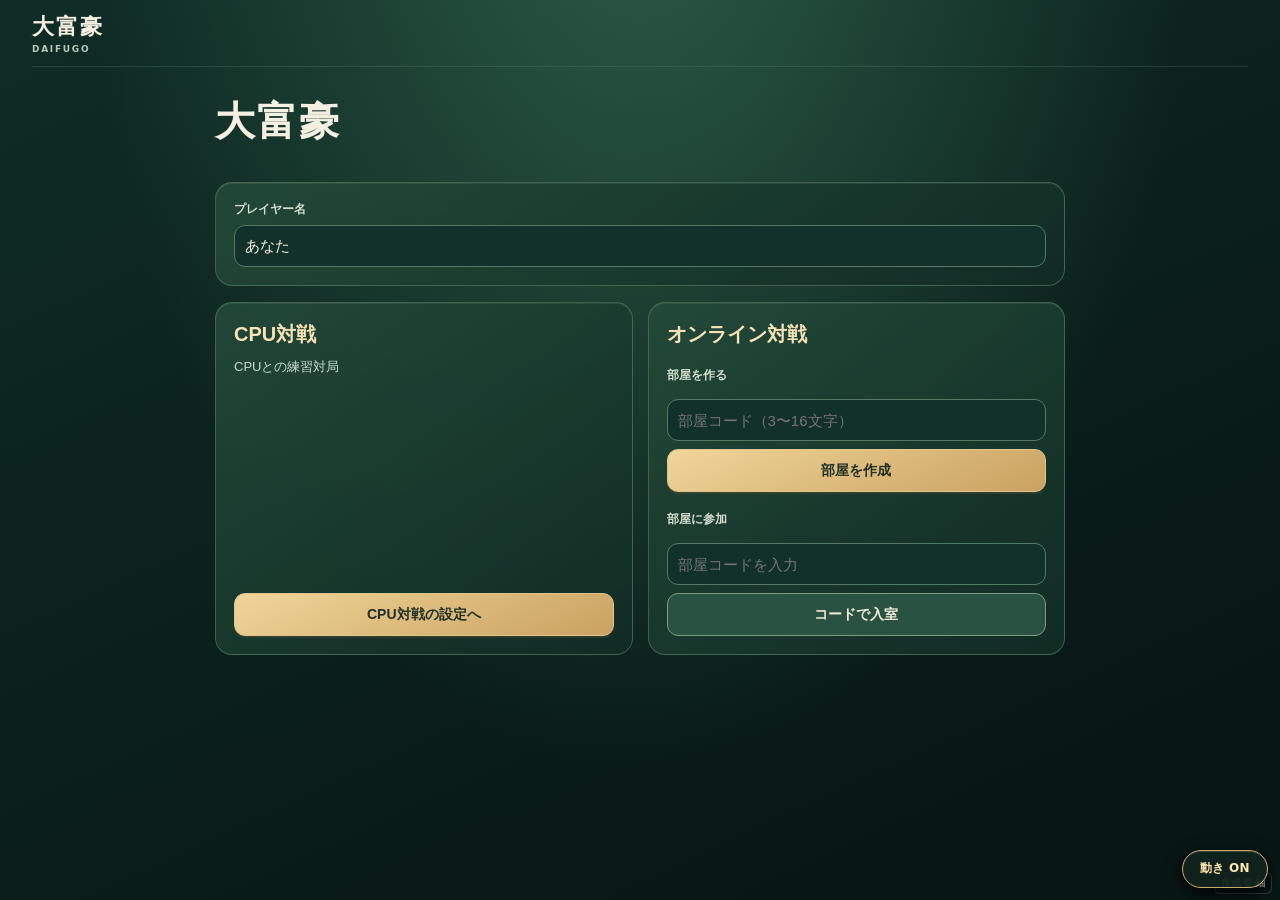
<file: daifugo/index.html>
<!doctype html>
<html lang="ja">
<head>
<meta charset="utf-8">
<meta name="viewport" content="width=device-width, initial-scale=1, viewport-fit=cover">
<meta name="theme-color" content="#10251f">
<meta name="description" content="ブラウザで遊べる大富豪。人数やルール、初期手札枚数を部屋主が設定できるオンライン対戦。">
<title>大富豪</title>
<style>
:root{font-family:-apple-system,BlinkMacSystemFont,"Hiragino Kaku Gothic ProN","Yu Gothic",Meiryo,sans-serif;color:#f3efe1;--bg:#0a1d1b;--panel:#19382f;--panel2:#234738;--line:#53745e;--gold:#edc883;--muted:#b1cbbc;--red:#c43b48;--black:#263038}
*{box-sizing:border-box}
html{background:var(--bg);color-scheme:dark}
body{margin:0;min-height:100vh;background:radial-gradient(ellipse at 50% -20%,#2d5d48 0,transparent 62%),linear-gradient(155deg,#0f2c25,#081715 85%);font-size:15px}
button,input,select{font:inherit}button{cursor:pointer;touch-action:manipulation}
button:disabled{opacity:.43;cursor:not-allowed;transform:none!important}
button:focus-visible,input:focus-visible,select:focus-visible{outline:3px solid var(--gold);outline-offset:2px}
input,select{width:100%;max-width:100%;background:#11312a;color:#f5f1e5;border:1px solid #517b65;border-radius:11px;min-height:42px;padding:10px}
select{max-width:132px}button:active{transform:translateY(1px)}
.app-shell{max-width:1250px;margin:auto;padding:0 17px 45px}
.top{display:flex;justify-content:space-between;align-items:center;min-height:67px;border-bottom:1px solid #557c6855;gap:12px}
.logo{font-size:22px;font-weight:800;letter-spacing:.1em;font-family:"Hiragino Mincho ProN","Yu Mincho",serif}
.logo span{font:700 9px system-ui,sans-serif;letter-spacing:.19em;display:block;color:#b6cabc;margin-top:2px}
.top-links{display:flex;gap:8px}
.top button,.small-button{background:#24483a;color:#f4e8ce;border:1px solid #607f69;padding:8px 11px;border-radius:10px;font-size:12px;font-weight:700}
h1,h2,h3,p{margin-top:0}
h1{font-size:clamp(27px,6vw,40px);letter-spacing:.05em}
h2{font-size:22px}
h3{font-size:18px}
.panel{border:1px solid #547a62a9;background:linear-gradient(145deg,rgba(35,74,57,.91),rgba(18,44,37,.96));border-radius:17px;padding:18px;box-shadow:inset 0 1px 0 #ffffff14}
.panel-head{font-weight:800;letter-spacing:.02em;font-size:16px;margin-bottom:15px;color:#f8e8bd}
.home-content{max-width:850px;margin:27px auto}
.home-header{margin-bottom:18px}
.mode-grid{display:grid;grid-template-columns:repeat(2,minmax(0,1fr));gap:15px;margin:16px 0}
.mode-card{display:flex;flex-direction:column;gap:8px;min-height:180px}
.mode-title{font-size:20px;font-weight:800;color:#f6e2b6}
.mode-card p{font-size:13px;line-height:1.7;color:#c8dcce;flex:1;margin:0}
.action-primary,.action-secondary,.action-quiet,.sub-button{border-radius:11px;border:1px solid #e0c68c;min-height:43px;font-size:14px;font-weight:800;padding:10px 16px}
.action-primary{background:linear-gradient(155deg,#f0d59a,#c9a260);color:#203024;box-shadow:0 2px 0 #574d2b65}
.action-secondary{background:#2a5243;border-color:#7a9e83;color:#f4edd5}
.action-quiet,.sub-button{background:#152e29;border-color:#547363;color:#ccdcca}
.sub-button{width:100%;margin-top:12px;font-size:12px}
.settings{margin-top:15px}
.field-label{display:block;color:#d3dfcc;font-size:12px;font-weight:700;margin:11px 0 7px}
.setting-line{display:flex;align-items:center;justify-content:space-between;gap:12px;margin:9px 0}
.setting-line .field-label{margin:0}
.setting-line strong{font-size:18px;color:var(--gold)}
#skill{accent-color:#e5c786;min-height:20px;padding:0;margin:6px 0 16px}
.rule-grid{display:grid;grid-template-columns:repeat(4,minmax(0,1fr));gap:9px;margin:15px 0}
.name-panel{margin-bottom:16px}.name-panel .field-label{margin-top:0}.room-config-grid{display:grid;grid-template-columns:repeat(3,minmax(0,1fr));gap:12px;margin:4px 0 16px}.room-config-grid .field-label{margin:0}.room-config-grid select{max-width:none;display:block;margin-top:8px}.rules-title{margin-top:19px;margin-bottom:7px}.lobby>.panel{margin-bottom:13px}.lobby>.panel .start-button{margin-top:3px}.lobby>.panel .action-quiet[data-act=home]{margin-top:9px}
.rule-option{display:flex;align-items:center;gap:8px;border:1px solid #52765f;background:#183b30;border-radius:10px;padding:11px 8px;line-height:1.45;font-size:12px;cursor:pointer}
.rule-option input{width:18px;min-height:18px;height:18px;margin:0;accent-color:#d6ba76;flex:none}
.soft-note,.hint{color:var(--muted);font-size:12px;line-height:1.75}
.lobby{max-width:680px;margin:25px auto}.lobby h1{margin:5px 0 14px}.lobby h2{font-size:20px}
.room-state{color:#e9d7a9;background:#213d2f;border:1px solid #557a60;border-radius:9px;padding:11px;margin:12px 0}
.error-note{padding:11px 12px;margin:12px 0;border-radius:10px;background:#5a322c;border:1px solid #a66b59;color:#ffe6d4;font-size:13px;line-height:1.6}
.room-actions{display:flex;gap:9px;flex-wrap:wrap;margin:10px 0 20px}
.room-actions button{flex:1}
.seat-grid{display:grid;grid-template-columns:repeat(2,minmax(0,1fr));gap:10px;margin:12px 0 17px}
.seat{display:flex;flex-direction:column;gap:5px;background:#1a3c32;border:1px solid #527660;border-radius:10px;padding:12px;min-width:0}
.seat span{color:#bed0bd;font-size:11px}
.seat strong{font-size:15px;white-space:nowrap;overflow:hidden;text-overflow:ellipsis}
.seat small{color:#eed59d;font-size:11px}
.start-button{width:100%;margin:8px 0}
.game-shell{max-width:1100px;margin:17px auto;display:grid;grid-template-columns:minmax(0,800px) minmax(225px,255px);gap:15px;align-items:start}
.board-main{min-width:0}
.game-title{display:flex;align-items:center;justify-content:space-between;gap:10px;margin:7px 0 13px}
.eyebrow{letter-spacing:.13em;font-size:10px;font-weight:700;color:#e9c88b;margin-bottom:6px}
.game-title h2{font-size:18px;margin:0;color:#f1e6c8}
.players-top{display:grid;grid-template-columns:repeat(auto-fit,minmax(min(100%,140px),1fr));gap:9px;margin-bottom:11px}
.opponent{display:flex;align-items:center;gap:7px;min-width:0;position:relative;background:#1a3b30;border:1px solid #507964;border-radius:12px;padding:9px 10px;min-height:62px}
.opponent.now{border-color:#eac47f;box-shadow:0 0 0 1px #eac47f66,inset 0 0 16px #ffc96612}
.avatar{width:33px;height:33px;display:grid;place-items:center;flex:none;border-radius:10px;background:#315846;color:#ffe1aa;border:1px solid #738c6d;font-family:serif;font-weight:800}
.opponent-info{min-width:0;flex:1}
.opponent strong{font-size:12px;display:block;white-space:nowrap;overflow:hidden;text-overflow:ellipsis}
.opponent small{display:block;color:#bdd3bf;font-size:10px;margin-top:3px}
.card-count{font-size:11px;font-weight:800;color:#e7ca91;white-space:nowrap}
.turn-dot{position:absolute;right:3px;top:3px;width:7px;height:7px;border-radius:100%;background:#e6c776}
.table-area{background:radial-gradient(ellipse at center,#235b42 0,#164430 65%,#103326 100%);border:11px solid #41674c;box-shadow:0 12px 28px #020b0975,inset 0 0 0 2px #d5ac5a6b;border-radius:60px;min-height:255px;padding:17px 28px 12px;position:relative}
.table-head{display:flex;justify-content:space-between;align-items:center;gap:10px;font-size:12px;color:#e6e7d3}
.table-head em{font-size:10px;font-style:normal;background:#e1d39f1e;border:1px solid #e1d39f77;color:#f4d99e;border-radius:15px;padding:3px 7px;display:inline-block;margin-left:3px}
.played-area{display:flex;align-items:center;justify-content:center;flex-wrap:wrap;gap:6px;min-height:152px;padding:10px 0}
.empty-table{font-family:serif;color:#d0e5d2b8;font-size:25px;letter-spacing:.2em}
.table-meta{font-size:11px;text-align:center;color:#c5dec6}
.table-card{width:58px;height:85px;border-radius:7px;background:linear-gradient(142deg,#ffffff,#ebe9e2);border:1px solid #fff;box-shadow:1px 3px 6px #071a13a3;color:var(--black);display:flex;flex-direction:column;align-items:center;justify-content:center;gap:5px}
.table-card strong{font-family:Georgia,serif;font-size:19px}
.table-card span{font-size:26px}
.table-card.red{color:var(--red)}
.table-card.joker{background:linear-gradient(135deg,#352748,#67418d);color:#fbdeb0}
.my-zone{margin-top:12px;border:1px solid #618166;border-radius:14px;background:linear-gradient(150deg,#234c3c,#173729);padding:14px}
.special-banner{background:#625030;border:1px solid #d2ab61;color:#fff2c8;padding:12px;border-radius:10px;margin:0 0 12px;font-size:14px;font-weight:800;line-height:1.65;box-shadow:0 0 0 2px #b08c3240}
.my-zone-head{display:flex;justify-content:space-between;gap:10px;align-items:center;margin-bottom:10px}
.my-zone-head strong{font-size:15px}
.my-zone-head span{font-size:12px;color:#ecd093;margin-left:10px}
.my-zone-head small{font-size:11px;color:#c0d5be;text-align:right}
.myhand{display:flex;flex-wrap:wrap;align-items:center;justify-content:center;gap:5px;min-height:91px;padding:5px 0 8px}
.play-card{display:flex;align-items:center;justify-content:space-between;flex-direction:column;width:51px;height:78px;padding:4px 3px;border-radius:7px;background:linear-gradient(145deg,#fffefb,#e8e3d8);color:var(--black);box-shadow:0 3px 3px #0217109e;border:2px solid #f7f7ed;position:relative;transition:transform .12s, box-shadow .12s;flex:none}
.play-card.red{color:var(--red)}
.play-card.joker{background:linear-gradient(140deg,#432f56,#70508b);color:#ffe5a6;border-color:#bf9cdb}
.play-card.selected{transform:translateY(-9px);outline:2px solid #f9db84;z-index:2;box-shadow:0 6px 0 #946e34,0 0 14px #f9dc9969}
.play-card:active{transform:translateY(-3px)}
.play-card .corner{width:100%;text-align:left;font-weight:900;font-family:Georgia,serif;font-size:13px;line-height:1}
.play-card .corner span{font-size:12px;margin-left:2px}
.play-card .center-suit{font-size:24px;line-height:1}
.play-card .bottom-corner{align-self:flex-end;font-family:Georgia,serif;font-weight:bold;font-size:10px}
.my-action{display:flex;flex-wrap:wrap;justify-content:space-between;align-items:center;gap:12px;margin-top:8px}
.validation{color:#e9bbb1;font-size:12px;flex:1}
.validation.ok{color:#bae4b7}
.play-buttons{display:flex;gap:7px;flex-wrap:wrap}
.play-buttons button{min-width:74px}
.rankings{margin-top:13px}
.rankings h3{margin-bottom:11px}
.ranking-grid{display:grid;grid-template-columns:repeat(4,1fr);gap:7px;margin-bottom:15px}
.ranking-grid>div{background:#163b30;border:1px solid #5f8166;border-radius:8px;padding:10px 6px;display:flex;gap:6px;align-items:center;flex-direction:column;text-align:center}
.rank-digit{font-size:22px;color:#e8c37d;font-weight:900}
.ranking-grid strong{font-size:12px;max-width:100%;overflow:hidden;text-overflow:ellipsis}
.ranking-grid small{font-size:10px;color:#c9d9c5}
.side-bar{display:flex;flex-direction:column;gap:12px}
.info-item{display:flex;justify-content:space-between;border-bottom:1px solid #69816c47;padding:8px 0;gap:10px;font-size:12px}
.info-item span{color:#b1cfba}
.info-item strong{text-align:right;font-size:12px;max-width:140px;overflow-wrap:anywhere}
.logs{max-height:300px;overflow:auto;display:flex;flex-direction:column;gap:7px}
.logs div{font-size:12px;background:#14372c;padding:7px 8px;border-radius:6px;color:#dbefda}
.toast{position:fixed;bottom:18px;left:50%;transform:translateX(-50%);z-index:20;background:#285440;border:1px solid #a0c09a;border-radius:11px;max-width:90vw;padding:10px 15px;box-shadow:0 6px 20px #0007;font-size:12px}
.toast.error{background:#61382d;border-color:#bf806e}
@media(max-width:900px){.game-shell{grid-template-columns:minmax(0,760px);max-width:760px}.side-bar{display:grid;grid-template-columns:repeat(2,minmax(0,1fr))}}
@media(max-width:620px){.room-config-grid{grid-template-columns:repeat(2,minmax(0,1fr))}.mode-grid{grid-template-columns:1fr}.mode-card{min-height:145px}.rule-grid{grid-template-columns:repeat(2,minmax(0,1fr))}.table-area{min-height:216px;border-width:7px;border-radius:39px;padding:14px}.played-area{min-height:133px}.game-title h2{font-size:16px}.opponent{padding:7px;gap:5px;min-height:57px}.opponent strong{font-size:11px}.opponent .avatar{height:29px;width:29px}.card-count{font-size:10px}.my-zone{padding:10px}.my-zone-head{align-items:flex-start}.my-zone-head small{max-width:160px}.side-bar{grid-template-columns:1fr}}
@media(max-width:425px){.app-shell{padding:0 8px 32px}.top{min-height:57px}.logo{font-size:19px}.home-content{margin:17px auto}.panel{padding:12px}.players-top{gap:5px}.opponent{padding:5px;flex-wrap:wrap}.opponent .avatar{height:25px;width:25px;font-size:12px}.opponent-info{min-width:40px}.card-count{margin-left:auto}.play-card{width:43px;height:70px;border-width:1px;padding:3px}.play-card .center-suit{font-size:22px}.myhand{gap:4px}.table-card{width:46px;height:70px}.table-card span{font-size:22px}.room-actions button{font-size:12px;padding:8px}.play-buttons button{padding:8px;min-height:39px;font-size:12px;min-width:63px}.rankings .ranking-grid{grid-template-columns:repeat(2,1fr)}}
@media(prefers-reduced-motion:reduce){*{transition:none!important}}
</style>
<style id="creator-credit-style">
#creator-credit{position:fixed;right:8px;bottom:calc(6px + env(safe-area-inset-bottom, 0px));z-index:12;pointer-events:none;user-select:none;background:rgba(9,21,22,.76);border:1px solid rgba(250,235,204,.2);color:#f7ebd6;border-radius:6px;padding:3px 6px;font:600 10px/1.4 -apple-system,BlinkMacSystemFont,"Hiragino Kaku Gothic ProN","Yu Gothic",sans-serif;letter-spacing:.02em}
</style>
<link rel="stylesheet" href="../tabletop-finish.css?v=12">
</head>
<body>
<div id="app"><div style="text-align:center;padding:27vh 15px;font-size:25px">大富豪</div></div>
<noscript><p style="text-align:center">JavaScriptを有効にしてください。</p></noscript>
<script src="./game.js?v=local02"></script>
<script src="./vendor/peerjs.min.js"></script>
<script src="./app.js?v=lobbysettings04"></script>
<div id="creator-credit">作成者 鈾</div>
<script src="../tabletop-motion.js?v=13" data-game="daifugo"></script>
<script src="../tabletop-controls.js?v=12" data-game="daifugo"></script>
</body>
</html>
</file>
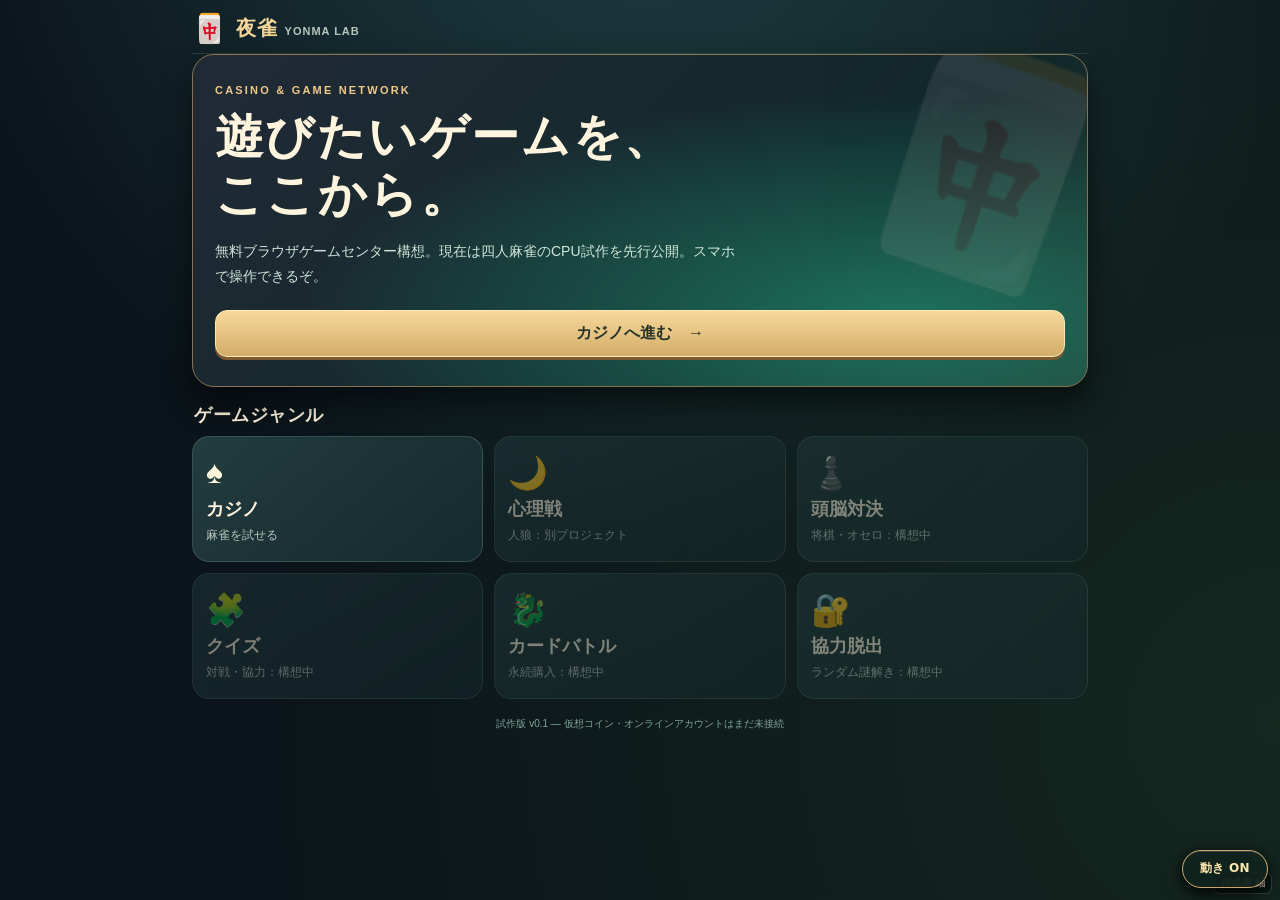
<file: mahjong-v02/index.html>
<!doctype html>
<html lang="ja">
<head>
<meta charset="utf-8" />
<meta name="viewport" content="width=device-width, initial-scale=1, viewport-fit=cover" />
<meta name="theme-color" content="#102c2a" />
<title>夜雀 | 麻雀・カジノ試作</title>
<style>
:root{color-scheme:dark;--bg:#091a1a;--bg2:#0c2523;--surface:#12332f;--surface2:#18453e;--edge:#376358;--ink:#f5f7e9;--muted:#adc9bf;--gold:#e9c77e;--accent:#8bdeba;--red:#e0786b;--dark:#082522;--r:15px;font-family:system-ui,-apple-system,"Hiragino Kaku Gothic ProN","Yu Gothic",sans-serif}
*{box-sizing:border-box}html{min-height:100%;background:var(--bg)}body{margin:0;background:radial-gradient(ellipse at 45% -15%,#215e4c 0,transparent 50%),linear-gradient(170deg,#0b2121,#07191b 65%,#122622);min-height:100vh;color:var(--ink);overflow-x:hidden}button,input,select{font:inherit}button{cursor:pointer;touch-action:manipulation}button:disabled{opacity:.43;cursor:not-allowed}.shell{max-width:920px;margin:0 auto;padding:0 12px calc(30px + env(safe-area-inset-bottom));}.header{display:flex;align-items:center;justify-content:space-between;gap:10px;padding:17px 4px 10px}.brand{display:flex;gap:8px;align-items:center;font-weight:900;letter-spacing:.13em;color:var(--gold);font-size:21px}.brand-symbol{font-size:28px;color:var(--accent)}.tiny{font-size:11px;color:var(--muted);line-height:1.5}.top-actions{display:flex;gap:7px}.iconbtn{color:var(--ink);border:1px solid var(--edge);background:var(--surface);border-radius:10px;padding:9px 11px;min-height:40px}.card{border:1px solid var(--edge);border-radius:var(--r);background:linear-gradient(145deg,rgba(28,68,58,.91),rgba(13,44,42,.95));box-shadow:0 9px 24px #0002;padding:16px;margin:11px 0}.hero{min-height:240px;padding:29px 22px;border-radius:22px;display:flex;flex-direction:column;justify-content:center;background:radial-gradient(ellipse at 70% 50%,#28795f 0,transparent 58%),linear-gradient(130deg,#16453e,#102a2c 60%,#162e33);border:1px solid #53877a;position:relative;overflow:hidden}.hero:after{content:"🀄";font-size:210px;line-height:1;position:absolute;right:-30px;top:5px;opacity:.13;transform:rotate(19deg);pointer-events:none}.hero>*{position:relative;z-index:1}.eyebrow{font-size:11px;letter-spacing:.2em;color:var(--gold);font-weight:900}.hero h1{font-size:clamp(28px,8vw,48px);line-height:1.2;margin:12px 0 10px}.lead{color:#cfe5d9;line-height:1.8;margin:6px 0 20px;font-size:14px;max-width:530px}.btn{border:1px solid #6ba78f;border-radius:12px;padding:12px 15px;background:linear-gradient(#2d856e,#266c5d);color:#f8fff9;font-weight:800;min-height:46px;box-shadow:0 2px 0 #082723;text-align:center}.btn.secondary{background:#1b3e39;color:var(--ink);border-color:#457569}.btn.gold{background:linear-gradient(#f4d88c,#d5aa60);color:#27332a;border-color:#fff0c0}.btn.ghost{background:transparent;box-shadow:none}.btn.small{padding:8px 10px;min-height:34px;font-size:12px}.btn.block{width:100%}.btn:active,.iconbtn:active{transform:translateY(1px)}.menu-grid{display:grid;grid-template-columns:repeat(2,minmax(0,1fr));gap:11px}.menu-tile{min-height:126px;border:1px solid #487968;border-radius:17px;background:linear-gradient(130deg,#245a4c,#183d3c);padding:17px 13px;text-align:left;color:var(--ink);display:flex;flex-direction:column;justify-content:space-between}.menu-tile .emoji{font-size:32px}.menu-tile strong{font-size:18px}.menu-tile .sub{color:var(--muted);font-size:12px}.menu-tile[disabled]{opacity:.47}.section-title{font-weight:900;font-size:18px;letter-spacing:.03em;margin:16px 2px 9px}.crumb{display:flex;align-items:center;gap:7px;font-size:12px;color:var(--muted);margin:4px 1px 12px;flex-wrap:wrap}.crumb span:last-child{color:var(--gold)}.pill{font-size:11px;font-weight:800;color:var(--dark);background:var(--gold);border-radius:40px;padding:3px 8px;white-space:nowrap}.note{color:var(--muted);font-size:12px;line-height:1.7}.warning{border-color:#a8784e;background:#473827;color:#ffebca;padding:11px;border-radius:10px;font-size:12px;line-height:1.65;margin-top:12px}.form-grid{display:grid;grid-template-columns:repeat(2,minmax(0,1fr));gap:13px}.field{display:flex;flex-direction:column;gap:6px}.field label{font-size:12px;color:var(--muted);font-weight:750}.field select,.field input{width:100%;background:#091f20;border:1px solid #48786b;border-radius:10px;color:var(--ink);padding:11px 10px;font-size:15px;min-height:43px}.field.check{flex-direction:row;align-items:center;border:1px solid #3f7266;padding:10px;border-radius:12px;background:#143a35}.field.check input{min-height:auto;width:20px;height:20px;accent-color:#b5dba7}.field.check label{font-size:13px;color:var(--ink)}.full{grid-column:1/-1}.setting-group{border-top:1px solid #2e5a50;padding-top:12px;margin-top:16px}.two-buttons{display:grid;grid-template-columns:1fr 1fr;gap:8px;margin-top:15px}.scoreboard{display:grid;grid-template-columns:repeat(4,minmax(0,1fr));gap:5px;margin:8px 0}.player{border:1px solid #3c6d60;border-radius:11px;padding:10px 4px;text-align:center;background:#143a35;min-width:0}.player.current{background:#236650;border-color:#e3ca87;box-shadow:0 0 0 1px #a38c5b inset}.player .name{font-size:11px;white-space:nowrap;overflow:hidden;text-overflow:ellipsis;font-weight:800}.player .points{font-size:13px;white-space:nowrap;font-variant-numeric:tabular-nums;margin-top:5px}.player .status{font-size:10px;color:var(--gold);height:15px;margin-top:4px}.board{position:relative;border:1px solid #568c7e;background:radial-gradient(circle at center,#1e6551,#145140 65%,#0c3b35);border-radius:19px;box-shadow:inset 0 0 45px #001b15a6;min-height:260px;padding:11px 8px}.board-head{display:flex;align-items:center;justify-content:space-between;gap:10px;margin-bottom:12px;font-size:12px;color:#deecdd}.board-head strong{font-size:17px;color:var(--gold)}.river-grid{display:grid;grid-template-columns:1fr 1fr;gap:8px}.river{border:1px solid #397966;background:#071f1c42;border-radius:10px;padding:6px;min-height:98px}.river-name{font-size:11px;color:#c2ddcc;font-weight:800;display:flex;justify-content:space-between;margin-bottom:5px}.river .tiles{display:flex;flex-wrap:wrap;gap:2px}.center-tiles{margin-top:10px;background:#0b2d2750;border-radius:9px;padding:7px;display:flex;justify-content:space-between;gap:6px;align-items:center}.seat-melds{display:flex;flex-wrap:wrap;gap:3px;margin-top:7px;min-height:26px}.meld{display:flex;gap:2px;border:1px solid #71917b;border-radius:7px;padding:2px}.tile{color:#18372e;background:linear-gradient(150deg,#fffdf0,#e3e7d3);border:1px solid #b2c3b3;border-bottom:4px solid #9ba99a;border-radius:5px;display:flex;flex-direction:column;align-items:center;justify-content:center;flex-shrink:0;min-width:25px;width:25px;height:39px;user-select:none;line-height:1;box-shadow:0 2px 2px #0018;position:relative;overflow:hidden}.tile .val{font-size:15px;font-weight:900;color:#192b24;white-space:nowrap}.tile .val.suit-number{font-size:16px}.tile .suit{font-size:9px;margin-top:3px;font-weight:900;color:#386e7c}.tile.suit1 .suit{color:#cc665e}.tile.suit2 .suit{color:#348665}.tile.honor .val{font-size:17px}.tile.red .val,.tile.red .suit{color:#bd3f36}.tile.river-tile{min-width:20px;width:20px;height:29px;border-bottom-width:3px}.tile.river-tile .val{font-size:12px}.tile.river-tile .suit{font-size:7px;margin-top:1px}.tile.sm{min-width:22px;width:22px;height:32px;border-bottom-width:3px}.tile.sm .val{font-size:12px}.tile.sm .suit{font-size:8px}.tile.back{background:linear-gradient(#367361,#184837);color:#e4ffdc;border-color:#649986}.tile button{border:0}.tile.hand{width:calc((100vw - 49px) / 14);min-width:0;max-width:40px;height:clamp(48px,11.5vw,58px);border-radius:5px;cursor:pointer;padding:0;border-bottom-width:5px}.tile.hand .val{font-size:clamp(15px,4.7vw,23px)}.tile.hand .suit{font-size:clamp(9px,2.3vw,12px);margin-top:3px}.tile.hand.drawn{margin-left:5px;border-color:#dcb45d;box-shadow:0 0 0 2px #dcb45d50}.tile.hand.can-riichi{box-shadow:0 0 0 2px #edce6c}.tile.hand:active{transform:translateY(-5px)}.tile.selected{outline:3px solid #edc560;outline-offset:1px}.tile.called{opacity:.56;transform:rotate(90deg)}.tilebackrow{display:flex;flex-wrap:wrap;gap:3px}.hand-panel{padding:12px 8px 13px;background:linear-gradient(#14392f,#102e2b);border:1px solid #4a8072;border-radius:15px;margin:10px 0}.handline{display:flex;justify-content:space-between;align-items:center;gap:8px;margin-bottom:10px;font-size:13px}.handline strong{color:var(--gold)}.hand-tiles{display:flex;align-items:end;justify-content:center;gap:1px;min-height:64px;overflow:visible}.actions{display:flex;gap:7px;flex-wrap:wrap;margin-top:12px}.actions .btn{flex:1 1 90px}.actions .btn.gold{flex:1 0 100px}.events{font-size:11px;line-height:1.7;color:#cee3db;padding:10px 11px;background:#0a2724b5;border:1px solid #2c6052;border-radius:12px;margin-top:8px}.events b{color:var(--gold)}.bottom-link{margin-top:15px;display:flex;justify-content:space-between;align-items:center;gap:7px}.admin{border:1px solid #d5b772;background:linear-gradient(135deg,#303728,#102523);border-radius:14px;padding:13px;margin:10px 0}.admin h3{font-size:17px;color:var(--gold);margin:3px 0 7px}.admin h4{font-size:13px;margin:15px 0 7px}.admin-row{border:1px solid #5c6d53;border-radius:10px;padding:8px;margin:7px 0}.admin-hand{display:flex;gap:3px;flex-wrap:wrap;margin-top:6px}.admin-tile{padding:2px;border:0;border-radius:7px;background:transparent}.admin-tile:focus-visible{outline:2px solid #e5c678}.admin-wall{display:grid;grid-template-columns:repeat(8,minmax(0,1fr));gap:5px;max-height:390px;overflow-y:auto;border:1px solid #355947;border-radius:9px;padding:7px;background:#091b19}.wall-item{display:flex;flex-direction:column;gap:2px;align-items:center}.wall-item .index{font-size:9px;color:#b6cab7}.wall-item button{padding:0;background:transparent;border:0}.admin-help{font-size:12px;color:#f0e4b8;line-height:1.7}.admin-predict{display:grid;grid-template-columns:repeat(4,1fr);gap:4px}.admin-predict .prediction{font-size:10px;background:#173f36;border-radius:7px;text-align:center;padding:5px 1px;display:flex;flex-direction:column;align-items:center;gap:4px}.meta{display:flex;gap:8px;flex-wrap:wrap;font-size:11px;color:var(--muted)}.result{border:2px solid #d4b978;background:linear-gradient(145deg,#2e553e,#1b3237);border-radius:18px;padding:18px 14px;margin-top:9px}.result h2{margin:0 0 9px;color:#f9dfa4;font-size:24px}.result .yaku{display:flex;gap:5px;flex-wrap:wrap;margin:12px 0}.result .yaku span{border:1px solid #b1a66f;border-radius:7px;padding:5px 7px;font-size:12px;background:#344b3c}.rank-table{width:100%;border-collapse:collapse;font-size:13px}.rank-table td{padding:7px 3px;border-bottom:1px solid #52614c}.footer{margin:17px 3px 0;color:#80a59c;font-size:10px;text-align:center;line-height:1.6}.rules-summary{font-size:13px;line-height:1.9;color:#c5ddd2}.rules-summary strong{color:#fff6c9}.vspace{height:8px}@media(min-width:650px){.menu-grid{grid-template-columns:repeat(3,1fr)}.hero{min-height:290px}.board{min-height:340px;padding:20px}.tile.hand{width:38px;height:58px}.tile.hand .val{font-size:23px}.river{min-height:110px;padding:11px}.scoreboard{gap:10px}.player{padding:14px 8px}.player .name{font-size:14px}.player .points{font-size:17px}.admin-wall{grid-template-columns:repeat(12,minmax(0,1fr))}}@media(max-width:360px){.shell{padding-left:7px;padding-right:7px}.tile.hand{width:calc((100vw - 33px)/14)}.tile.hand .val{font-size:14px}.tile.river-tile{min-width:18px;width:18px}.btn.small{font-size:11px}.scoreboard .points{font-size:12px}}

</style>
<style>
/* v0.2 – full visual rework, optimized for a narrow smartphone screen */
:root{--bg:#080f14;--bg2:#111f27;--surface:#16282e;--surface2:#1f3c3e;--edge:#4c6a62;--ink:#fff5df;--muted:#b6c5bd;--gold:#f0cb7f;--accent:#72c9ab;--red:#e95c5d;color-scheme:dark;font-family:-apple-system,BlinkMacSystemFont,'Hiragino Kaku Gothic ProN',sans-serif}
html{background:#090f13}body{background:radial-gradient(circle at 50% -20%,#1e4044 0,transparent 57%),radial-gradient(circle at 100% 80%,#142820 0,transparent 70%),#0b141a;color:var(--ink)}
.shell{max-width:920px;padding:0 12px calc(24px + env(safe-area-inset-bottom))}
.header{padding:12px 0 8px;border-bottom:1px solid #6f8b8040}.brand{font-size:20px;letter-spacing:.05em;color:#f5d698}.brand-symbol{color:inherit}.top-actions .iconbtn{min-height:37px;background:#1b3030}.crumb{margin:7px 0;font-size:11px;color:#9eada7}
.card{background:linear-gradient(145deg,#1b3035,#112424);border:1px solid #4a625f;box-shadow:0 15px 35px #0006}
.hero{border:1px solid #867356;background:radial-gradient(ellipse at 80% 80%,#1e715c,transparent 60%),linear-gradient(135deg,#212a35,#11282b 68%,#28312d);box-shadow:0 16px 30px #0008}
.hero:after{opacity:.1}.hero h1{letter-spacing:.05em}.eyebrow{color:#edc98b}.menu-tile{background:linear-gradient(140deg,#233c3e,#142a2e);border-color:#69817666}.menu-tile:not([disabled]):active{transform:scale(.98)}
.btn{border-color:#78a48d;box-shadow:0 4px 0 #0003;background:linear-gradient(#34836e,#205e53)}.btn.gold{background:linear-gradient(#f6d99c,#d3ad68);border-color:#ffe9b4;box-shadow:0 3px 0 #7e5831}
.game-shell{max-width:920px}.game-shell>.meta{display:none}.game-shell>.crumb{margin-bottom:5px}
.game-shell .scoreboard{margin:9px 0 11px;gap:5px}.game-shell .player{background:linear-gradient(150deg,#1f3d40,#112a30);border:1px solid #51665a;padding:8px 3px 5px;border-radius:9px}.game-shell .player.current{background:linear-gradient(145deg,#465e45,#244b40);border-color:#f4d08c;box-shadow:0 0 0 1px #997a44 inset}.game-shell .player .name{font-size:11px;color:#f3e3c2}.game-shell .player .points{font-size:13px;font-weight:800;color:#fff}.game-shell .player .status{font-size:9px;color:#b8c6bc}
.board{min-height:392px;padding:11px 9px 12px;border:8px solid #5b4030;border-radius:28px;background:radial-gradient(ellipse at center,#147660 0,#105c4e 46%,#0c4238 87%);box-shadow:0 0 0 2px #c69e68,0 0 0 5px #291a17,0 18px 30px #0009,inset 0 0 40px #00140e;overflow:hidden}
.table-banner{display:flex;align-items:center;gap:8px;position:relative;z-index:3;margin:0 auto 7px;background:#031e1b9c;border:1px solid #e5d59d5c;border-radius:30px;padding:4px 10px;width:max-content;max-width:95%;font-size:11px;color:#d1dfd1}.table-banner b{color:#f7d99d;font-size:13px}.table-banner em{font-style:normal;color:#f0d5a1;margin-left:8px}.light-dot{background:#a8e7c5;box-shadow:0 0 10px #5fbca2;width:7px;height:7px;border-radius:50%}
.board-head{display:none}.river-grid{display:grid;grid-template-columns:minmax(0,1fr) minmax(0,1.55fr) minmax(0,1fr);grid-template-rows:96px 128px 96px;gap:4px;margin:0;min-height:328px;position:relative;align-items:stretch}
.river{display:flex;flex-direction:column;min-height:0;padding:5px 3px;background:#002d2670;border:1px solid #c3e3b02e;border-radius:9px;overflow:hidden}.river.seat-0{grid-column:2;grid-row:3;background:#183e3480;border-color:#e5c78f72}.river.seat-1{grid-column:1;grid-row:2}.river.seat-2{grid-column:2;grid-row:1}.river.seat-3{grid-column:3;grid-row:2}.river-name{margin-bottom:3px;font-size:10px;color:#e4eadb;gap:3px}.river-name span:last-child{color:#b0d9c8}.river .tiles{display:flex;gap:1px;flex-wrap:wrap;align-content:start;overflow:hidden;flex:1}.river .seat-melds{min-height:0;margin-top:3px;gap:1px}.river .meld{gap:0;border:1px solid #b3b58c66;padding:1px}
.center-tiles{position:absolute;z-index:2;top:44%;left:50%;transform:translate(-50%,-50%);min-width:118px;max-width:41%;width:max-content;display:flex;flex-direction:column;align-items:center;justify-content:center;gap:4px;border:2px solid #d0b97f91;background:linear-gradient(150deg,#164d46,#082a28);box-shadow:0 5px 14px #001a15cc,0 0 0 4px #082e2b75;border-radius:12px;padding:8px 6px}.center-tiles .meta{display:flex;flex-wrap:wrap;justify-content:center;gap:3px;color:#fff7d3}.center-tiles .tiny{font-size:8px}.center-tiles .tile{width:25px;height:33px}
.backs-row{display:flex;margin-top:auto;gap:1px;align-items:center;justify-content:center;overflow:hidden}.backs-row i{display:inline-block;width:9px;height:19px;border:1px solid #a7cca0;background:linear-gradient(130deg,#32735c,#1c503d);border-radius:2px;box-shadow:inset 0 0 0 2px #14583b}.backs-row span{color:#d6e1d7;font-size:9px;white-space:nowrap}
.tile{background:linear-gradient(165deg,#fffbea,#e5ddc8);border-color:#e0ceb0;border-bottom-color:#9e947d;border-bottom-width:3px;box-shadow:1px 2px 3px #0006;min-width:23px;width:23px;height:32px;border-radius:4px;overflow:visible}.tile .val.glyph{font-family:'Apple Color Emoji','Noto Color Emoji','Segoe UI Emoji',sans-serif;font-weight:400;font-size:22px;line-height:1.08;color:#16221b;white-space:nowrap}.tile .suit{display:none}.tile.honor .val.glyph{font-size:22px}.tile.river-tile{min-width:19px;width:19px;height:25px;border-bottom-width:2px}.tile.river-tile .val.glyph{font-size:18px}.tile.sm{min-width:20px;width:20px;height:28px;border-bottom-width:2px}.tile.sm .val.glyph{font-size:19px}.tile.back{background:linear-gradient(#49816a,#1a5542);border-color:#98b89d}.tile.red{border-color:#e67354;box-shadow:0 0 0 1px #d65044,0 2px 3px #0006}
.hand-panel{margin:13px 0 8px;padding:12px 8px 10px;border:1px solid #c29b65;background:linear-gradient(#223d38,#0b2526);box-shadow:0 8px 20px #0007;border-radius:15px}.handline{margin-bottom:5px}.handline strong{color:#ffe09c;font-size:14px}.handline .tiny{font-size:10px}.discard-guide{display:flex;justify-content:space-between;align-items:center;gap:6px;padding:4px 1px 8px;color:#cdddcf;font-size:11px}.discard-guide button{flex-shrink:0;min-height:34px}.hand-tiles{min-height:68px;gap:1px;align-items:flex-end;padding:3px 0 8px;overflow:visible}.tile.hand{min-width:0;width:calc((100vw - 39px)/14);max-width:48px;height:clamp(51px,13.6vw,65px);border-bottom-width:5px;touch-action:manipulation}.tile.hand .val.glyph{font-size:clamp(21px,5.8vw,32px)}.tile.hand.drawn{margin-left:3px;box-shadow:0 0 0 1px #f2c57b,0 3px 6px #0006}.tile.hand.is-chosen{transform:translateY(-9px);outline:3px solid #ffe08a;outline-offset:0;z-index:2;background:#fff9db}.tile.hand.is-chosen .val.glyph{filter:drop-shadow(0 2px 0 #cc9f5b)}.tile.hand:active{transform:translateY(-4px)}.tile.hand:disabled{opacity:.7}
.actions{margin-top:6px;gap:6px}.actions .btn{min-height:42px;flex:1 1 90px}.actions .tiny{display:none}.events{background:#131f25;border-color:#3b5d57;color:#c8d4cd;font-size:11px;margin-top:9px;border-radius:10px}.bottom-link{gap:7px}.bottom-link .btn{padding:9px}.bottom-link [data-act='restart']{font-size:11px}.v02-back{border:1px solid #557a71;border-radius:11px;padding:9px 11px;background:#172d30;color:#d6f4e4;font-weight:750;font-size:12px;min-height:38px;cursor:pointer}
.game-shell .footer{color:#90a499;font-size:10px}.game-shell .admin{background:#122326;border:1px solid #c99f5c;box-shadow:0 10px 22px #0008}.admin-wall{grid-template-columns:repeat(8,minmax(0,1fr));background:#091719}.private-audit{border:1px solid #687765;background:#152a29;padding:10px;border-radius:9px;color:#e6d4a5;font-size:11px}.private-audit h4{margin:0 0 8px}.private-audit div{padding:4px 0;border-bottom:1px solid #65796133}
.watchmode .hand-panel,.watchmode .admin{display:none}.watchmode .board{min-height:380px}.watch-panel{border:1px solid #b99b62;padding:13px 10px;border-radius:13px;margin:13px 0;background:linear-gradient(135deg,#1d3036,#0d2528);box-shadow:0 10px 20px #0006}.watch-toolbar{display:flex;justify-content:space-between;align-items:center;gap:10px}.watch-toolbar h3{margin:2px 0 0;font-size:17px;color:#ffe0a7}.watch-label{color:#c9e2d2;font-size:11px}.watch-controls{display:grid;grid-template-columns:repeat(4,minmax(0,1fr));gap:5px;margin:11px 0}.watch-controls .btn{font-size:10px;padding:5px 2px;min-height:40px}.watch-hands{display:grid;grid-template-columns:repeat(2,minmax(0,1fr));gap:7px}.watch-player{border:1px solid #48665f;background:#10272b;border-radius:8px;padding:8px 5px;min-width:0}.watch-player.watch-now{border-color:#f5cc80;background:#263e38}.watch-person{display:flex;justify-content:space-between;gap:3px;font-size:11px;white-space:nowrap}.watch-person span{color:#a9cabf;font-size:10px}.watch-tiles{display:flex;overflow-x:auto;gap:1px;min-height:36px;align-items:center;padding:5px 0 2px}.m-tile{display:inline-flex;align-items:center;justify-content:center;flex:none;font-size:23px;font-family:'Apple Color Emoji','Noto Color Emoji','Segoe UI Emoji',sans-serif;line-height:1;background:#fdf9e6;border:1px solid #e6d7ad;border-bottom:3px solid #a89880;min-width:23px;width:23px;height:33px;border-radius:3px}.m-tile.is-red{box-shadow:0 0 0 1px #c64f48}.watch-meld{display:inline-flex;gap:0;border-left:2px solid #bca36b;margin-left:4px}.watch-nextline{border-top:1px solid #4a685e;margin-top:10px;padding:8px 1px;font-size:12px}.watch-nextline b{font-size:12px;color:#ffdda1}.watch-nexts{display:flex;gap:7px;margin:6px 0}.watch-next{display:flex;flex-direction:column;align-items:center;gap:3px}.watch-next small{font-size:9px;color:#acbfb4}.watch-nextline>small{font-size:10px;color:#9eb0a7}.watch-audit{color:#b2c5bd;font-size:10px}
.admin-entry{width:100%;margin-top:10px}.v02-head{border-radius:18px;margin:15px 0;padding:24px 18px;background:radial-gradient(circle at 90% 50%,#345b46,transparent 70%),linear-gradient(140deg,#32382c,#153035);border:1px solid #9e8357}.v02-head h1{font-size:26px;line-height:1.3;margin:7px 0 10px}.v02-head p{font-size:12px;line-height:1.7;color:#e3e5d6}.v02-kicker{font-size:10px;letter-spacing:.15em;color:#edc17f;font-weight:900}.control-grid{display:grid;grid-template-columns:1fr;gap:10px}.control-tile{background:linear-gradient(140deg,#223d3e,#102729);border:1px solid #6d8f82;border-radius:13px;color:#fff0d3;display:flex;align-items:center;gap:12px;text-align:left;padding:16px;font:inherit;min-height:75px;position:relative}.control-tile span{font-size:30px}.control-tile b{font-size:15px}.control-tile small{font-size:11px;color:#b8cec4;display:block;position:absolute;left:62px;top:45px}.v02-notice{border-left:3px solid #d5ae65;padding:12px 14px;background:#322d22;color:#e3d0a4;line-height:1.7;font-size:12px;border-radius:5px}
@media(max-width:360px){.shell{padding-left:7px;padding-right:7px}.board{padding:8px 5px 9px;border-width:6px;min-height:365px}.river-grid{grid-template-rows:88px 120px 88px;min-height:304px}.tile.hand{width:calc((100vw - 29px)/14);height:49px}.tile.hand .val.glyph{font-size:21px}.river .tiles{gap:0}.river .tile.river-tile{width:18px;min-width:18px;height:24px}.river .tile.river-tile .val.glyph{font-size:17px}.game-shell .player .name{font-size:10px}.game-shell .player .points{font-size:12px}.watch-tiles .m-tile{font-size:20px;width:21px;min-width:21px;height:29px}}
@media(min-width:650px){.board{min-height:490px;padding:18px 35px}.river-grid{min-height:390px;grid-template-rows:115px 155px 115px;gap:12px}.river{padding:8px}.river .tiles{gap:2px}.river .tile.river-tile{width:26px;min-width:26px;height:34px}.river .tile.river-tile .val.glyph{font-size:25px}.center-tiles{min-width:170px}.hand-tiles{justify-content:center;gap:4px}.tile.hand{width:47px;height:66px}.tile.hand .val.glyph{font-size:35px}.watch-hands{grid-template-columns:repeat(4,minmax(0,1fr))}.control-grid{grid-template-columns:repeat(3,1fr)}.control-tile{min-height:125px;flex-direction:column;align-items:flex-start;justify-content:flex-start}.control-tile small{position:static}}

.m-tile{flex-direction:column;font-family:-apple-system,BlinkMacSystemFont,'Hiragino Kaku Gothic ProN',sans-serif;color:#26342d}.m-tile .mini-num{display:block;font-weight:900;font-size:15px;line-height:1;color:#1d2b26}.m-tile .mini-suit{display:block;font-size:9px;font-weight:900;line-height:1.3;color:#426b67}.m-tile .mini-honor{display:block;font-size:15px;font-weight:900;line-height:1;color:#1f3329}.m-tile.is-red{border-color:#d15f52}.m-tile.is-red .mini-num{color:#d45c4d}

</style>
<style id="creator-credit-style">
#creator-credit{position:fixed;right:8px;bottom:calc(6px + env(safe-area-inset-bottom, 0px));z-index:12;pointer-events:none;user-select:none;background:rgba(9,21,22,.76);border:1px solid rgba(250,235,204,.2);color:#f7ebd6;border-radius:6px;padding:3px 6px;font:600 10px/1.4 -apple-system,BlinkMacSystemFont,"Hiragino Kaku Gothic ProN","Yu Gothic",sans-serif;letter-spacing:.02em}
</style>
<link rel="stylesheet" href="../tabletop-finish.css?v=12">
</head>
<body>
<div id="app">
  <div class="shell">
    <div class="header"><div class="brand"><span class="brand-symbol">🀄</span>夜雀 YONMA LAB</div></div>
    <div class="card" style="margin-top:16px">
      <h2 style="margin-top:0">ゲームを起動できておらんようじゃ</h2>
      <p>この画面が表示され続ける場合、HTMLのプレビュー機能でJavaScriptが実行されていない可能性があるぞ。</p>
      <p>iPhoneの「ファイル」アプリやChatGPTのファイルプレビューでは動作しない場合がある。<strong>GitHub Pagesなどに公開して、SafariでURLを開く</strong>方式なら起動できる。</p>
      <p class="note">ゲームは端末内で動くHTML・JavaScriptで作られている。通信が必要な外部ライブラリは使っておらん。</p>
    </div>
  </div>
</div>
<noscript><p style="padding:1rem;color:#fff">JavaScriptが無効になっています。ブラウザで有効にしてください。</p></noscript>
<script>
/* YONMA LAB v0.1 - dependency-free riichi Mahjong test engine.
   Player 0 is human; the three other seats are CPUs. No real-money wagering.
   Physical tile ids 0..135 preserve four-copy invariants through admin swaps.
   Current scope: closed hands, pon, chi, riichi; kan and multiple-ron reserved for next release.
*/
(function(root){
'use strict';
const Y = {};
const SUITS=['萬','筒','索'];
const HONORS=['東','南','西','北','白','發','中'];
const YAO=[0,8,9,17,18,26,27,28,29,30,31,32,33];
const YAO_SET=new Set(YAO);
const RED_TYPES=new Set([4,13,22]);
const ttype=id=>Math.floor(id/4);
const isRed=id=>RED_TYPES.has(ttype(id))&&id%4===0;
const isHonor=t=>t>=27;
const rank=t=>t%9+1;
const isTerminal=t=>t>=27||rank(t)===1||rank(t)===9;
const count=ids=>{const c=Array(34).fill(0);for(const id of ids)c[ttype(id)]++;return c;};
const display=t=>t>=27?HONORS[t-27]:rank(t)+SUITS[Math.floor(t/9)];
const tileText=id=>display(ttype(id));
const doraNext=t=>t<27?(t%9===8?t-8:t+1):t<=30?27+(t-27+1)%4:31+(t-31+1)%3;
const round100=n=>Math.ceil(n/100)*100;
const shuffle=(arr,rng=Math.random)=>{for(let i=arr.length-1;i>0;i--){let j=Math.floor(rng()*(i+1));[arr[i],arr[j]]=[arr[j],arr[i]];}return arr;};
const tileArray=()=>Array.from({length:136},(_,i)=>i);
function meldDecompose(c,want){
  // Enumerate all legal pair / set decompositions for best-scoring form.
  const tagged=[];
  for(let t=0;t<34;t++)if(c[t]>=2){c[t]-=2;const part=[];function rec(){const k=c.findIndex(n=>n>0);if(k===-1){if(part.length===want)tagged.push({pair:t,groups:part.map(g=>({...g}))});return;}if(part.length>=want)return;if(c[k]>=3){c[k]-=3;part.push({kind:'pon',t:k,open:false});rec();part.pop();c[k]+=3;}if(k<27&&k%9<=6&&c[k+1]>0&&c[k+2]>0){c[k]--;c[k+1]--;c[k+2]--;part.push({kind:'chi',t:k,open:false});rec();part.pop();c[k]++;c[k+1]++;c[k+2]++;}}rec();c[t]+=2;}
  return tagged;
}
// Memoized standard shanten DFS. Typical unmelded hand 13 or 14 tiles.
function shantenStandard(arr,melds=0){
  const c=arr.slice();let best=8;
  const dfs=(i,ments,taatsu,pairs)=>{
    while(i<34&&c[i]===0)i++;
    if(i>=34){let t=Math.min(taatsu,4-melds-ments);let s=8-2*(melds+ments)-t-Math.min(1,pairs);best=Math.min(best,s);return;}
    if(c[i]>=3){c[i]-=3;dfs(i,ments+1,taatsu,pairs);c[i]+=3;}
    if(i<27&&i%9<7&&c[i+1]&&c[i+2]){c[i]--;c[i+1]--;c[i+2]--;dfs(i,ments+1,taatsu,pairs);c[i]++;c[i+1]++;c[i+2]++;}
    if(c[i]>=2){c[i]-=2;dfs(i,ments,taatsu,pairs+1);c[i]+=2;}
    if(i<27&&i%9<8&&c[i+1]){c[i]--;c[i+1]--;dfs(i,ments,taatsu+1,pairs);c[i]++;c[i+1]++;}
    if(i<27&&i%9<7&&c[i+2]){c[i]--;c[i+2]--;dfs(i,ments,taatsu+1,pairs);c[i]++;c[i+2]++;}
    c[i]--;dfs(i,ments,taatsu,pairs);c[i]++;
  };
  dfs(0,0,0,0);return Math.max(-1,best);
}
function shanten(c, melds=0){
  let best=shantenStandard(c,melds);
  if(!melds){const pairs=c.filter(x=>x>=2).length;const uniq=c.filter(x=>x>0).length;best=Math.min(best,6-pairs+Math.max(0,7-uniq));const y=YAO.filter(t=>c[t]>0).length;const pair=YAO.some(t=>c[t]>1);best=Math.min(best,13-y-(pair?1:0));}
  return best;
}
function winningShape(c,melds=0){
  if(!melds&&YAO.every(t=>c[t]>0)&&YAO.some(t=>c[t]>1))return true;
  if(!melds&&c.filter(n=>n===2).length===7)return true;
  return meldDecompose(c.slice(),4-melds).length>0;
}
const seatWind=(game,seat)=>27+(seat-game.dealer+4)%4;
const prevailingWind=game=>27+game.wind;
function canTenpai(p){const c=count(p.hand);return shanten(c,p.melds.length)===0;}
function doraOf(game){return Array.from({length:game.kans+1},(_,i)=>doraNext(ttype(game.dead[4+i*2])));}
function uraOf(game){return Array.from({length:game.kans+1},(_,i)=>doraNext(ttype(game.dead[5+i*2])));}
function yakumanCheck(all, groups,pair, ctx, special){
  const ys=[];const cs=count(all);
  const push=(s,m=1)=>ys.push({name:s,han:13*m,yakuman:m});
  if(special==='kokushi'){
    push('国士無双',ctx.doubleYakuman&&cs[ttype(ctx.winTile)]===2&&ctx.singleKokushiWait?2:1);
  }
  const dragon=[31,32,33].filter(t=>groups.some(g=>g.kind!=='chi'&&g.t===t));
  const wind=[27,28,29,30].filter(t=>groups.some(g=>g.kind!=='chi'&&g.t===t));
  if(dragon.length===3)push('大三元');
  if(wind.length===4)push('大四喜',ctx.doubleYakuman?2:1);
  else if(wind.length===3&&pair>=27&&pair<=30)push('小四喜');
  if(all.every(id=>ttype(id)>=27))push('字一色');
  if(all.every(id=>ttype(id)<27 && [1,9].includes(rank(ttype(id)))))push('清老頭');
  const GREEN=new Set([19,20,21,23,25,32]); // 2s,3s,4s,6s,8s,発
  if(all.every(id=>GREEN.has(ttype(id))))push('緑一色');
  if(groups.length===4&&groups.every(g=>g.kind==='pon'||g.kind==='kan')&&groups.every(g=>g.open===false)&&(ctx.tsumo||ctx.waitKind==='pair'))push('四暗刻');
  if(groups.filter(g=>g.kind==='kan').length===4)push('四槓子');
  if(ctx.tenhou)push('天和');
  if(ctx.chiihou)push('地和');
  if(ctx.local?.daisharin&&ctx.closed&&all.length===14&&all.every(id=>ttype(id)>=10&&ttype(id)<=16)&&[10,11,12,13,14,15,16].every(t=>cs[t]===2))push('大車輪');
  if(ctx.local?.renhou&&ctx.renhou)push('人和');
  if(ctx.closed&&all.length===14&&!ctx.melds.length){
    const suits=[0,1,2].filter(s=>all.every(id=>ttype(id)>=s*9&&ttype(id)<s*9+9));
    if(suits.length===1){const base=suits[0]*9;
      if(cs[base]>=3&&cs[base+8]>=3&&[1,2,3,4,5,6,7].every(n=>cs[base+n]>=1))push('九蓮宝燈');
    }
  }
  return ys;
}
function evaluateHand(game,seat,winTile,tsumo,from=-1){
  const p=game.players[seat], concealed=p.hand.slice();
  if(!tsumo)concealed.push(winTile);
  if(concealed.length!==14-3*p.melds.length)return null;
  const all=concealed.concat(p.melds.flatMap(m=>m.tiles));
  const c=count(concealed),tile=ttype(winTile),closed=p.melds.every(m=>!m.open);
  const special=[];
  if(!p.melds.length&&YAO.every(t=>c[t]>=1)&&YAO.some(t=>c[t]>=2)) special.push({kind:'kokushi'});
  if(!p.melds.length&&c.filter(n=>n===2).length===7)special.push({kind:'chiitoi'});
  for(const x of meldDecompose(c.slice(),4-p.melds.length))special.push({kind:'normal',...x});
  const ctx={seat,winTile,tsumo,closed,melds:p.melds,local:game.settings.local, doubleYakuman:game.settings.doubleYakuman,
    tenhou:tsumo&&p.ownDrawCount===1&&p.ownDiscardCount===0&&seat===game.dealer&&!game.callMade,
    chiihou:tsumo&&p.ownDrawCount===1&&p.ownDiscardCount===0&&seat!==game.dealer&&!game.callMade,
    renhou:!tsumo&&p.ownDrawCount===0&&seat!==game.dealer&&!game.callMade,
    singleKokushiWait:false};
  let best=null;
  for(const a of special){
    const groups=a.kind==='normal'?[...a.groups,...p.melds.map(m=>({kind:m.kind,t:m.t,open:m.open,tiles:m.tiles}))]:[];
    const pair=a.kind==='normal'?a.pair:-1;
    const positions=a.kind!=='normal'?[{kind:'special'}]:[
      ...(pair===tile?[{kind:'pair',i:-1}]:[]),
      ...a.groups.flatMap((g,i)=>g.kind==='pon'&&g.t===tile?[{kind:'pon',i}]:g.kind==='chi'&&tile>=g.t&&tile<=g.t+2?[{kind:'chi',i}]:[])
    ];
    if(!positions.length)continue;
    for(const pos of positions){
      const y=[];const add=(name,han)=>y.push({name,han});
      let yak=yakumanCheck(all,groups,pair,{...ctx,waitKind:pos.kind},a.kind);
      if(yak.length){let countY=yak.reduce((n,a)=>n+a.yakuman,0);let pt=8000*countY;let r=scorePoints(pt,seat===game.dealer,tsumo);
        const scored={name:yak.map(x=>x.name).join('・'),yaku:yak,han:13*countY,fu:0,yakuman:countY,base:pt,pay:r,score:r.total};
        if(!best||scored.score>best.score)best=scored;continue;}
      if(p.doubleRiichi)add('ダブル立直',2);
      else if(p.riichi)add('立直',1);
      if(p.riichi&&p.ippatsu)add('一発',1);
      if(tsumo&&closed)add('門前清自摸和',1);if(tsumo&&game.rinshanActive)add('嶺上開花',1);
      if(game.live.length===0)add(tsumo?'海底摸月':'河底撈魚',1);
      if(all.every(id=>{let t=ttype(id);return t<27&&rank(t)!==1&&rank(t)!==9})&&(closed||game.settings.kuitan))add('断么九',1);
      if(a.kind==='kokushi')continue;
      let fu=20;
      if(a.kind==='chiitoi'){add('七対子',2);fu=25;if(all.every(id=>isTerminal(ttype(id))))add('混老頭',2);}
      if(a.kind==='normal'){
        const seqs=groups.filter(g=>g.kind==='chi'),pons=groups.filter(g=>g.kind==='pon'||g.kind==='kan');
        const valPair=pair===seatWind(game,seat)||pair===prevailingWind(game)||pair>=31;
        const pinfu=closed&&seqs.length===4&&!valPair&&pos.kind==='chi'&&
          !(tile===a.groups[pos.i].t+1 || (a.groups[pos.i].t%9===0&&tile===a.groups[pos.i].t+2) || (a.groups[pos.i].t%9===6&&tile===a.groups[pos.i].t));
        if(pinfu)add('平和',1);
        if(closed){const map=new Map();for(const g of a.groups.filter(g=>g.kind==='chi'))map.set(g.t,(map.get(g.t)||0)+1);
          const duplicates=[...map.values()].filter(v=>v>=2).reduce((n,v)=>n+Math.floor(v/2),0);
          if(duplicates>=2)add('二盃口',3);else if(duplicates>=1)add('一盃口',1);
        }
        for(const g of pons){if(g.t>=31)add('役牌 '+display(g.t),1);if(g.t===seatWind(game,seat))add('自風 '+display(g.t),1);if(g.t===prevailingWind(game))add('場風 '+display(g.t),1);}
        const sig=new Set(seqs.map(g=>g.t));for(let r=0;r<7;r++)if(sig.has(r)&&sig.has(9+r)&&sig.has(18+r)){add('三色同順',closed?2:1);break;}
        for(let s=0;s<3;s++)if(sig.has(s*9)&&sig.has(s*9+3)&&sig.has(s*9+6)){add('一気通貫',closed?2:1);break;}
        const setP=new Set(pons.map(g=>g.t));for(let r=0;r<9;r++)if(setP.has(r)&&setP.has(9+r)&&setP.has(18+r)){add('三色同刻',2);break;}
        if(pons.length===4)add('対々和',2);
        const closedP=pons.filter(g=>!g.open && !(g.kind==='pon'&&!tsumo&&pos.kind==='pon'&&a.groups[pos.i]===g));
        if(closedP.length>=3)add('三暗刻',2);
        if(pons.filter(g=>g.kind==='kan').length>=3)add('三槓子',2);
        const ds=pons.filter(g=>g.t>=31).length;
        if(ds>=2&&pair>=31)add('小三元',2);
        const groupTerm=g=>g.kind==='chi'?g.t%9===0||g.t%9===6:isTerminal(g.t);
        if(groups.every(groupTerm)&&isTerminal(pair)&&seqs.length>0){
          if(all.every(id=>ttype(id)<27))add('純全帯么九',closed?3:2);
          else add('混全帯么九',closed?2:1);
        }
        if(groups.every(g=>g.kind!=='chi')&&all.every(id=>isTerminal(ttype(id))))add('混老頭',2);
        // Separate Fu accounting, with 20 fu pinfu tsumo and 30 fu open pinfu-shaped ron.
        if(closed&&!tsumo)fu+=10;
        if(tsumo&&!pinfu)fu+=2;
        if(pair===seatWind(game,seat))fu+=2;
        if(pair===prevailingWind(game))fu+=2;
        if(pair>=31)fu+=2;
        if(pos.kind==='pair')fu+=2;
        if(pos.kind==='chi'){
          let start=a.groups[pos.i].t;
          if(tile===start+1 || (start%9===0&&tile===start+2) || (start%9===6&&tile===start))fu+=2;
        }
        for(const g of pons){let open=g.open||(g.kind==='pon'&&!tsumo&&pos.kind==='pon'&&a.groups[pos.i]===g);
          let value=(g.kind==='kan'?8:2)*(open?1:2)*(isTerminal(g.t)?2:1);fu+=value;}
        if(pinfu&&tsumo)fu=20;
        else if(fu===20&&!closed&&!tsumo)fu=30;
        else fu=Math.ceil(fu/10)*10;
      }
      const colors=new Set(all.filter(id=>ttype(id)<27).map(id=>Math.floor(ttype(id)/9)));const honors=all.some(id=>ttype(id)>=27);
      if(colors.size===1){if(honors)add('混一色',closed?3:2);else add('清一色',closed?6:5);}
      // Dora does not provide an independent winning yaku.
      const baseHan=y.reduce((n,x)=>n+x.han,0);
      if(!baseHan)continue;
      const dora=doraOf(game),ura=p.riichi?uraOf(game):[];
      const d=all.filter(id=>dora.includes(ttype(id))).reduce((n,id)=>n+dora.filter(t=>t===ttype(id)).length,0);
      const u=all.filter(id=>ura.includes(ttype(id))).reduce((n,id)=>n+ura.filter(t=>t===ttype(id)).length,0);
      const reds=game.settings.red?all.filter(isRed).length:0;
      if(d)add('ドラ',d);if(u)add('裏ドラ',u);if(reds)add('赤ドラ',reds);
      const han=y.reduce((n,x)=>n+x.han,0);
      let base=han>=13?8000:han>=11?6000:han>=8?4000:han>=6?3000:Math.min(2000,fu*Math.pow(2,han+2));
      const pay=scorePoints(base,seat===game.dealer,tsumo);
      const scored={name:y.map(x=>x.name).join('・'),yaku:y,han,fu,yakuman:0,base,pay,score:pay.total};
      if(!best||scored.score>best.score||(scored.score===best.score&&scored.han>best.han))best=scored;
    }
  }
  return best;
}
function scorePoints(base,dealer,tsumo){
  if(!tsumo){const amount=round100(base*(dealer?6:4));return {ron:amount,total:amount};}
  if(dealer){const each=round100(base*2);return {ko:each,oya:each,total:each*3};}
  const ko=round100(base),oya=round100(base*2);return {ko,oya,total:ko*2+oya};
}
function winTypes(p){const out=[],c=count(p.hand);for(let t=0;t<34;t++){if(c[t]===4)continue;c[t]++;if(winningShape(c,p.melds.length))out.push(t);c[t]--;}return out;}
function furiten(p){const waits=winTypes(p);return p.tempFuriten||p.riichiFuriten||p.river.some(x=>waits.includes(ttype(x.id)));}
function discardCandidates(p){
  const c=count(p.hand),uniq=[...new Set(p.hand.map(ttype))];return uniq.map(t=>{c[t]--;const s=shanten(c,p.melds.length);let eff=0;
    for(let u=0;u<34;u++){if(c[u]>=4)continue;c[u]++;if(shanten(c,p.melds.length)<s)eff+=4-c[u]+1;c[u]--;}
    c[t]++;return {t,s,eff};
  });
}
function chooseCpuDiscard(p, level, rng=Math.random){
  if(p.riichi)return p.hand.length-1;
  const options=discardCandidates(p),min=Math.min(...options.map(o=>o.s));let candidates=options.filter(o=>o.s===min);
  const precision=level>=90?.96:Math.max(.35,level/110);
  if(rng()>precision)candidates=options;
  candidates.sort((a,b)=>b.eff-a.eff+((a.t>=27?0:rank(a.t)===1||rank(a.t)===9?1:0)-(b.t>=27?0:rank(b.t)===1||rank(b.t)===9?1:0))*.2);
  let pick=candidates[0];if(rng()<(.5-precision/2))pick=candidates[Math.floor(rng()*Math.min(4,candidates.length))];
  let idx=p.hand.findIndex(id=>ttype(id)===pick.t&&!isRed(id));if(idx<0)idx=p.hand.findIndex(id=>ttype(id)===pick.t);
  return idx;
}
function canRiichiDiscard(game,p,idx){
  if(p.riichi||p.melds.some(m=>m.open)||p.score<1000||game.live.length<4)return false;
  let ids=p.hand.slice();ids.splice(idx,1);return shanten(count(ids),p.melds.length)===0;
}
function makeChiOptions(p,t){
  if(t>=27)return [];
  const c=count(p.hand),opts=[];
  for(let s=t-2;s<=t;s++){if(s<0||Math.floor(s/9)!==Math.floor(t/9)||s%9>6)continue;
    const pair=[s,s+1,s+2].filter(x=>x!==t);if(c[pair[0]]>0&&c[pair[1]]>0)opts.push(pair);
  }return opts;
}
class Game {
  constructor(settings={},rng=Math.random){this.rng=rng;this.settings={length:'east',tobi:true,kuitan:true,red:true,allowCall:true,local:{daisharin:false,renhou:false},cpuMode:'random',cpuCenter:60,cpuRange:10,doubleYakuman:false,...settings};
    this.settings.local={daisharin:false,renhou:false,...settings.local};this.events=[];
    this.players=Array.from({length:4},(_,i)=>({seat:i,name:i===0?'あなた':'CPU '+i,score:25000,bot:i!==0,level:Math.min(100,Math.max(1,Math.round(this.settings.cpuMode==='fixed'?this.settings.cpuCenter:this.settings.cpuCenter+(this.rng()*2-1)*this.settings.cpuRange)))}));
    this.wind=0;this.kyoku=0;this.dealer=0;this.honba=0;this.kyoutaku=0;this.roundCount=0;this.matchOver=false;this.result=null;this.startHand();
  }
  log(message){this.events.push(message);if(this.events.length>60)this.events.shift();}
  startHand(){
    this.live=shuffle(tileArray(),this.rng);this.dead=this.live.splice(-14);this.kans=0;this.callMade=false;this.turnCount=0;this.result=null;this.phase='draw';this.pending=null;this.lastDiscard=null;
    for(const p of this.players){p.hand=[];p.melds=[];p.river=[];p.riichi=false;p.doubleRiichi=false;p.ippatsu=false;p.tempFuriten=false;p.riichiFuriten=false;p.drawn=null;p.riichiTurns=0;p.ownDrawCount=0;p.ownDiscardCount=0;}
    for(let j=0;j<13;j++)for(let seat=0;seat<4;seat++)this.players[seat].hand.push(this.live.shift());
    this.current=this.dealer;this.log(`${this.wind===0?'東':'南'}${this.kyoku+1}局 開始（親：${this.players[this.dealer].name}）`);
    this.draw();
  }
  draw(){if(this.phase!=='draw')return false;if(!this.live.length){this.exhaustive();return false;}
    const p=this.players[this.current];p.drawn=this.live.shift();p.hand.push(p.drawn);p.tempFuriten=false;this.phase='play';return true;}
  active(){return this.players[this.current];}
  possibleTsumo(){if(this.phase!=='play')return null;const p=this.active();return p.drawn===null?null:evaluateHand(this,this.current,p.drawn,true);}
  possibleRiichi(){if(this.phase!=='play')return [];const p=this.active();return p.hand.map((_,i)=>i).filter(i=>canRiichiDiscard(this,p,i));}
  tsumo(){const score=this.possibleTsumo();if(!score)return false;this.finishWin(this.current,-1,this.active().drawn,true,score);return true;}
  discard(idx,declareRiichi=false){
    if(this.phase!=='play'||!Number.isInteger(idx))return false;const p=this.active();if(idx<0||idx>=p.hand.length)return false;
    if(p.riichi&&p.hand[idx]!==p.drawn)return false;
    if(declareRiichi&&!canRiichiDiscard(this,p,idx))return false;
    const tile=p.hand.splice(idx,1)[0];if(declareRiichi){p.score-=1000;this.kyoutaku++;p.riichi=true;p.doubleRiichi=p.ownDiscardCount===0&&!this.callMade;p.ippatsu=true;p.riichiTurns=0;this.log(`${p.name}がリーチ！`);}
    else if(p.riichi&&p.riichiTurns>0)p.ippatsu=false;
    p.drawn=null;p.ownDiscardCount++;p.river.push({id:tile,riichi:declareRiichi,called:false});this.lastDiscard={seat:p.seat,id:tile};this.turnCount++;this.log(`${p.name}：${tileText(tile)}を打牌`);
    this._resolveDiscard();return true;
  }
  _resolveDiscard(){const from=this.lastDiscard.seat,id=this.lastDiscard.id,t=ttype(id);
    const ronSeats=[];
    for(let i=1;i<=3;i++){const seat=(from+i)%4,p=this.players[seat];if(!furiten(p)&&evaluateHand(this,seat,id,false,from))ronSeats.push(seat);}
    // Human first receives chance to ron, otherwise nearest seat to discarder wins (head-bump).
    if(ronSeats.includes(0)){this.pending={kind:'ron',from,id,ronSeats};this.phase='response';return;}
    if(ronSeats.length){const seat=ronSeats[0];this.finishWin(seat,from,id,false,evaluateHand(this,seat,id,false,from));return;}
    this._resolveCalls();
  }
  _resolveCalls(){if(!this.settings.allowCall||!this.live.length){this._nextAfterDiscard();return;}
    const from=this.lastDiscard.seat,id=this.lastDiscard.id,t=ttype(id),p0=this.players[0];
    if(from!==0&&!p0.riichi){let pon=count(p0.hand)[t]>=2;let chi=(0===(from+1)%4)?makeChiOptions(p0,t):[];
      if(pon||chi.length){this.pending={kind:'call',from,id,pon,chi};this.phase='response';return;}}
    this._resolveCpuCalls();
  }
  _resolveCpuCalls(){
    const from=this.lastDiscard.seat,t=ttype(this.lastDiscard.id);
    // CPU call: limited to useful value-triplet Pon; avoids opening no-yaku hands.
    for(let i=1;i<=3;i++){let seat=(from+i)%4,p=this.players[seat];if(!p.bot||p.riichi)continue;
      if(count(p.hand)[t]>=2&&(t>=31||t===seatWind(this,seat)||t===prevailingWind(this))&&this.rng()<p.level/400){this._call(seat,'pon',[t,t]);return;}}
    this._nextAfterDiscard();
  }
  respond(action,chiIndex=0){if(this.phase!=='response'||!this.pending)return false;
    const x=this.pending;this.pending=null;
    if(x.kind==='ron'){
      if(action==='ron'){this.finishWin(0,x.from,x.id,false,evaluateHand(this,0,x.id,false,x.from));return true;}
      const p=this.players[0];p.tempFuriten=true;if(p.riichi)p.riichiFuriten=true;
      const another=x.ronSeats.filter(s=>s!==0);if(another.length){const seat=another[0];this.finishWin(seat,x.from,x.id,false,evaluateHand(this,seat,x.id,false,x.from));return true;}
      this._resolveCalls();return true;
    }
    if(action==='pon'&&x.pon){this._call(0,'pon',[ttype(x.id),ttype(x.id)]);return true;}
    if(action==='chi'&&x.chi[chiIndex]){this._call(0,'chi',x.chi[chiIndex]);return true;}
    this._resolveCpuCalls();return true;
  }
  _call(seat,kind,types){const x=this.lastDiscard,p=this.players[seat],received=[];
    for(const t of types){const i=p.hand.findIndex(id=>ttype(id)===t);if(i<0)throw Error('副露エラー: 牌不足');received.push(p.hand.splice(i,1)[0]);}
    p.melds.push({kind,t:kind==='pon'?ttype(x.id):Math.min(ttype(x.id),...types),open:true,tiles:[...received,x.id]});
    const entry=this.players[x.seat].river.at(-1);entry.called=true;
    this.current=seat;this.phase='play';p.drawn=null;this.callMade=true;
    for(const p1 of this.players)p1.ippatsu=false;
    this.log(`${p.name}：${kind==='chi'?'チー':'ポン'}`);
  }
  _nextAfterDiscard(){this.current=(this.lastDiscard.seat+1)%4;this.phase='draw';this.draw();}
  cpuPlay(){if(this.phase!=='play'||!this.active().bot)return false;
    const p=this.active();if(this.possibleTsumo()){this.tsumo();return true;}
    if(!p.riichi){const candidates=this.possibleRiichi();if(candidates.length&&this.rng()<p.level/120){let pick=chooseCpuDiscard(p,p.level,this.rng);if(!candidates.includes(pick))pick=candidates[0];return this.discard(pick,true);}}
    let idx=chooseCpuDiscard(p,p.level,this.rng);return this.discard(idx);}
  finishWin(seat,from,id,tsumo,score){if(!score)throw Error('アガリ判定失敗');
    const p=this.players[seat];this.phase='result';this.result={type:'win',seat,from,id,tsumo,score,detail:[]};
    if(!tsumo){let amt=score.pay.ron+this.honba*300;this.players[from].score-=amt;p.score+=amt;this.result.detail.push(`${this.players[from].name} → ${p.name}: ${amt.toLocaleString()}点`);}
    else {for(let i=0;i<4;i++)if(i!==seat){let amount=(i===this.dealer?score.pay.oya:score.pay.ko)+this.honba*100;this.players[i].score-=amount;p.score+=amount;this.result.detail.push(`${this.players[i].name} → ${p.name}: ${amount.toLocaleString()}点`);}}
    if(this.kyoutaku){const award=this.kyoutaku*1000;p.score+=award;this.result.detail.push('供託：'+award.toLocaleString()+'点');this.kyoutaku=0;}
    this.log(`${p.name}が${tsumo?'ツモ':'ロン'}！ ${score.han}翻 ${score.fu}符`);
    this._queueNext(seat===this.dealer);
  }
  exhaustive(){this.phase='result';const tenpai=this.players.map(p=>canTenpai(p)),n=tenpai.filter(Boolean).length,delta=Array(4).fill(0);
    if(n>0&&n<4){for(let i=0;i<4;i++){let d=tenpai[i]?3000/n:-3000/(4-n);this.players[i].score+=d;delta[i]=d;}}
    this.result={type:'draw',tenpai,delta,detail:tenpai.map((v,i)=>`${this.players[i].name}: ${v?'テンパイ':'ノーテン'} ${delta[i]>0?'+':''}${delta[i]}`)};
    this.log('流局（荒牌平局）');this._queueNext(tenpai[this.dealer]);}
  _queueNext(renchan){this.nextRenchan=renchan;this.matchOver=this.settings.tobi&&this.players.some(p=>p.score<0);}
  nextHand(){if(this.phase!=='result'||this.matchOver)return false;
    if(this.nextRenchan)this.honba++;else {this.honba=0;this.dealer=(this.dealer+1)%4;this.kyoku++;if(this.kyoku>=4){this.kyoku=0;this.wind++;}}
    const maxWind=this.settings.length==='east'?1:2;
    if(this.wind>=maxWind){this.matchOver=true;this.result.matchEnd=true;return false;}
    this.roundCount++;this.startHand();return true;
  }
  isAdminSwapAvailable(){return this.phase==='play'||this.phase==='response';}
  swapOwnWith(source,targetIndex,ownIndex){if(!this.isAdminSwapAvailable()||!Number.isInteger(ownIndex)||ownIndex<0||ownIndex>=this.players[0].hand.length)return false;
    let target=source==='wall'?this.live:source==='cpu1'?this.players[1].hand:source==='cpu2'?this.players[2].hand:source==='cpu3'?this.players[3].hand:null;
    if(!target||!Number.isInteger(targetIndex)||targetIndex<0||targetIndex>=target.length)return false;
    const me=this.players[0],old=me.hand[ownIndex],replacement=target[targetIndex];
    [me.hand[ownIndex],target[targetIndex]]=[replacement,old];
    if(me.drawn===old)me.drawn=replacement;
    if(source.startsWith('cpu')){const cp=this.players[Number(source.slice(-1))];if(cp.drawn===replacement)cp.drawn=old;}
    this.log('管理者検証：牌を交換');return true;
  }
  assertConservation(){const ids=[...this.live,...this.dead,...this.players.flatMap(p=>[...p.hand,...p.river.filter(r=>!r.called).map(r=>r.id),...p.melds.flatMap(m=>m.tiles)])];
    return ids.length===136&&new Set(ids).size===136;}
}
Y.Game=Game;Y.count=count;Y.shanten=shanten;Y.winningShape=winningShape;Y.meldDecompose=meldDecompose;Y.evaluateHand=evaluateHand;Y.chooseCpuDiscard=chooseCpuDiscard;Y.scorePoints=scorePoints;Y.canTenpai=canTenpai;Y.winTypes=winTypes;Y.furiten=furiten;Y.tileText=tileText;Y.type=ttype;Y.isRed=isRed;Y.isTerminal=isTerminal;Y.doraOf=doraOf;Y.uraOf=uraOf;Y.makeChiOptions=makeChiOptions;Y.display=display;Y.SUITS=SUITS;Y.HONORS=HONORS;
if(typeof module!=='undefined'&&module.exports)module.exports=Y;
root.Yonma=Y;
})(typeof window!=='undefined'?window:globalThis);

</script>
<script>
/* Mahjong v0.2 extension: four CPU observation and kan, all local/offline. */
(function(root){
'use strict';
const Y=root.Yonma, Base=Y.Game;
class MahjongGameV02 extends Base {
 constructor(settings={},rng=Math.random){
  super(settings,rng);
  this.allCpu=!!settings.allCpu;
  if(this.allCpu){this.players.forEach((p,i)=>{p.bot=true;p.name='CPU '+(i+1);});}
  this.adminAudit=[];
 }
 startHand(){
  this.rinshanActive=false;this.rinshanDraws=0;
  super.startHand();
 }
 draw(){
  const p=this.players[this.current];
  const ok=super.draw();
  if(ok){p.ownDrawCount=(p.ownDrawCount||0)+1;this.rinshanActive=false;}
  return ok;
 }
 discard(i,riichi=false){
  const p=this.active();
  this.rinshanActive=false;
  const ok=super.discard(i,riichi);
  if(ok&&p.riichi&&!riichi){p.ippatsu=false;p.riichiTurns=(p.riichiTurns||0)+1;}
  return ok;
 }
 possibleKans(){
  if(this.phase!=='play'||this.kans>=4||this.live.length===0)return [];
  const p=this.active();
  if(p.riichi||p.drawn==null)return []; // riichi ankan restrictions deferred
  const c=Y.count(p.hand),out=[];
  for(let t=0;t<34;t++){
    if(c[t]===4)out.push({kind:'ankan',t});
    if(c[t]>=1&&p.melds.some(m=>m.kind==='pon'&&m.open&&m.t===t))out.push({kind:'kakan',t});
  }
  return out;
 }
 _drawRinshan(){
  if(this.rinshanDraws>=4||this.live.length===0||this.kans>=4)return false;
  const p=this.active(),i=this.rinshanDraws++;
  const next=this.dead[i];
  this.dead[i]=this.live.pop(); // preserve 14-tile dead wall and physical tile conservation
  this.kans++;
  p.hand.push(next);p.drawn=next;
  p.ownDrawCount=(p.ownDrawCount||0)+1;
  this.rinshanActive=true;
  this.phase='play';this.callMade=true;
  this.players.forEach(q=>q.ippatsu=false);
  this.log(p.name+'：カン（嶺上牌をツモ）');
  return true;
 }
 kan(kind,t){
  const option=this.possibleKans().find(x=>x.kind===kind&&x.t===t);
  if(!option)return false;
  const p=this.active();
  if(kind==='ankan'){
    const picked=[];
    for(let i=p.hand.length-1;i>=0&&picked.length<4;i--)if(Y.type(p.hand[i])===t)picked.push(p.hand.splice(i,1)[0]);
    p.melds.push({kind:'kan',t,open:false,tiles:picked.reverse()});
  }else{
    const i=p.hand.findIndex(id=>Y.type(id)===t);
    const m=p.melds.find(x=>x.kind==='pon'&&x.t===t&&x.open);
    m.kind='kan';m.tiles.push(p.hand.splice(i,1)[0]);
  }
  p.drawn=null;
  return this._drawRinshan();
 }
 _daiminkan(seat){
  if(this.kans>=4||!this.live.length)return false;
  const x=this.lastDiscard,t=Y.type(x.id),p=this.players[seat];
  if(Y.count(p.hand)[t]<3)return false;
  const tiles=[];
  for(let i=0;i<3;i++){let idx=p.hand.findIndex(id=>Y.type(id)===t);tiles.push(p.hand.splice(idx,1)[0]);}
  p.melds.push({kind:'kan',t,open:true,tiles:[...tiles,x.id]});
  this.players[x.seat].river.at(-1).called=true;
  this.current=seat;p.drawn=null;
  return this._drawRinshan();
 }
 _resolveDiscard(){
  const from=this.lastDiscard.seat,id=this.lastDiscard.id,ronSeats=[];
  for(let i=1;i<=3;i++){
   const seat=(from+i)%4,p=this.players[seat];
   if(!Y.furiten(p)&&Y.evaluateHand(this,seat,id,false,from))ronSeats.push(seat);
  }
  if(ronSeats.includes(0)&&!this.players[0].bot){this.pending={kind:'ron',from,id,ronSeats};this.phase='response';return;}
  if(ronSeats.length){const seat=ronSeats[0];this.finishWin(seat,from,id,false,Y.evaluateHand(this,seat,id,false,from));return;}
  this._resolveCalls();
 }
 _resolveCalls(){
  if(!this.settings.allowCall||!this.live.length){this._nextAfterDiscard();return;}
  const from=this.lastDiscard.seat,id=this.lastDiscard.id,t=Y.type(id),p=this.players[0];
  if(!p.bot&&from!==0&&!p.riichi){
   const c=Y.count(p.hand),pon=c[t]>=2,kan=c[t]>=3&&this.kans<4;
   const chi=(from+1)%4===0?Y.makeChiOptions(p,t):[];
   if(pon||kan||chi.length){this.pending={kind:'call',from,id,pon,kan,chi};this.phase='response';return;}
  }
  this._resolveCpuCalls();
 }
 _resolveCpuCalls(){
  if(!this.settings.allowCall){this._nextAfterDiscard();return;}
  const from=this.lastDiscard.seat,t=Y.type(this.lastDiscard.id);
  for(let i=1;i<=3;i++){
   const seat=(from+i)%4,p=this.players[seat];
   if(!p.bot||p.riichi)continue;
   if(this.kans<4&&this.live.length>0&&Y.count(p.hand)[t]>=3&&this.rng()<(p.level/280)){
    this._daiminkan(seat);return;
   }
   if(Y.count(p.hand)[t]>=2&&(t>=31||t===27+(seat-this.dealer+4)%4||t===27+this.wind)&&this.rng()<p.level/400){this._call(seat,'pon',[t,t]);return;}
  }
  this._nextAfterDiscard();
 }
 respond(action,chiIndex=0){
  if(action==='kan'&&this.phase==='response'&&this.pending?.kind==='call'&&this.pending.kan){
   const from=this.pending.from;this.pending=null;return this._daiminkan(0);
  }
  return super.respond(action,chiIndex);
 }
 cpuPlay(){
  if(this.phase!=='play'||!this.active().bot)return false;
  if(this.possibleTsumo())return this.tsumo();
  const p=this.active(),opts=this.possibleKans();
  if(opts.length&&this.rng()<Math.min(.7,p.level/170))return this.kan(opts[0].kind,opts[0].t);
  return super.cpuPlay();
 }
 swapOwnWith(source,target,own){
  const last=this.events.length;
  const mine=this.players[0].hand[own];
  const ok=super.swapOwnWith(source,target,own);
  if(ok){
   if(this.events.at(-1)==='管理者検証：牌を交換')this.events.pop(); // never announce admin debug operations to public log
   this.adminAudit.push({seq:this.adminAudit.length+1,hand:this.roundCount+1,from:'自分の手牌',to:source,old:mine==null?'':Y.tileText(mine),timestamp:new Date().toISOString()});
  }
  return ok;
 }
}
Y.Game=MahjongGameV02;
})(window);

</script>
<script>
(function(){
'use strict';
const Y=window.Yonma;
const DEFAULT={length:'east',tobi:true,kuitan:true,red:true,allowCall:true,doubleYakuman:false,cpuMode:'random',cpuCenter:60,cpuRange:10,local:{daisharin:false,renhou:false}};
let persisted={};try{persisted=JSON.parse(localStorage.getItem('yonma_lab_settings')||'{}');}catch{}
const ui={screen:'home',settings:{...DEFAULT,...persisted,local:{...DEFAULT.local,...persisted.local}},game:null,admin:false,selected:null,riichi:false,wallAll:false,scheduled:false,toast:'',timer:null};
const $=id=>document.getElementById(id);
const esc=str=>String(str).replace(/[&<>"']/g,c=>({'&':'&amp;','<':'&lt;','>':'&gt;','"':'&quot;',"'":'&#39;'}[c]));
const fmt=n=>Number(n).toLocaleString('ja-JP');
const timeName=g=>(g.wind===0?'東':'南')+(g.kyoku+1)+'局';
const seatName=(g,i)=>['東','南','西','北'][(i-g.dealer+4)%4];
const turnsAhead=g=>g.phase==='draw'?g.current:g.phase==='response'?(g.lastDiscard.seat+1)%4:g.phase==='play'?(g.current+1)%4:g.current;
const testScope='この管理者パネルは端末内のCPU検証専用です。公開オンライン対戦時にはサーバー認証が必要になります。';
function tile(id,klass=''){
 if(id==null)return '<span class="tile back">?</span>';
 const type=Y.type(id),honor=type>=27,suit=honor?'':Math.floor(type/9);
 const mark=honor?Y.HONORS[type-27]:String(type%9+1);
 const suffix=honor?'':Y.SUITS[suit];
 const red=Y.isRed(id)&&ui.settings.red;
 return `<span class="tile ${klass} ${honor?'honor':'suit'+suit} ${red?'red':''}" aria-label="${esc(Y.tileText(id))}"><span class="val">${mark}</span>${honor?'':`<span class="suit">${suffix}</span>`}</span>`;
}
const btn=(text,act,klass='secondary',extra='')=>`<button class="btn ${klass}" data-act="${act}" ${extra}>${text}</button>`;
function header(sub=''){
 return `<div class="header"><div class="brand"><span class="brand-symbol">🀄</span><span>夜雀 <span class="tiny">YONMA LAB</span></span></div><div class="top-actions">${ui.screen==='home'?'':`<button class="iconbtn" data-act="home">⌂ ホーム</button>`}</div></div>${sub?`<div class="crumb">ゲームセンター <span>›</span> ${sub}</div>`:''}`;
}
function menu(name,icon,tag,target,enabled=true){return `<button class="menu-tile" data-act="${target}" ${enabled?'':'disabled'}><span class="emoji">${icon}</span><strong>${name}</strong><span class="sub">${tag}</span></button>`;}
function home(){return `${header()}<section class="hero"><div class="eyebrow">CASINO & GAME NETWORK</div><h1>遊びたいゲームを、<br>ここから。</h1><p class="lead">無料ブラウザゲームセンター構想。現在は四人麻雀のCPU試作を先行公開。スマホで操作できるぞ。</p>${btn('カジノへ進む　→','casino','gold')}</section><h2 class="section-title">ゲームジャンル</h2><div class="menu-grid">${menu('カジノ','♠️','麻雀を試せる','casino')}${menu('心理戦','🌙','人狼：別プロジェクト','noop',false)}${menu('頭脳対決','♟️','将棋・オセロ：構想中','noop',false)}${menu('クイズ','🧩','対戦・協力：構想中','noop',false)}${menu('カードバトル','🐉','永続購入：構想中','noop',false)}${menu('協力脱出','🔐','ランダム謎解き：構想中','noop',false)}</div><p class="footer">試作版 v0.1 — 仮想コイン・オンラインアカウントはまだ未接続</p>`;}
function casino(){return `${header('カジノ')}<section class="hero" style="min-height:190px"><div class="eyebrow">THE CASINO</div><h1>カジノ</h1><p class="lead">牌を読み、流れを見極める。まずはCPUとの四人麻雀から始めるのじゃ。</p></section><div class="menu-grid">${menu('四人麻雀','🀄','CPU3人・管理者牌山検証','mahjong')}${menu('5枚ポーカー','♠️','別の試作版で実装済み','noop',false)}${menu('大富豪','👑','制作予定','noop',false)}${menu('ルーレット','🎡','制作予定','noop',false)}${menu('競馬もどき','🏇','制作予定','noop',false)}</div><div class="bottom-link">${btn('← ゲームセンターへ','home')}${btn('⚙ 管理者CPU設定','adminSettings','secondary small')}</div>`;}
function field(label,html){return `<div class="field"><label>${label}</label>${html}</div>`;}
function select(name,values){return `<select data-set="${name}">${values.map(x=>`<option value="${x[0]}" ${String(ui.settings[name])===String(x[0])?'selected':''}>${x[1]}</option>`).join('')}</select>`;}
function checkbox(label,name){return `<div class="field check"><input type="checkbox" id="c-${name}" data-set="${name}" ${ui.settings[name]?'checked':''}><label for="c-${name}">${label}</label></div>`;}
function localCheckbox(label,name){return `<div class="field check"><input type="checkbox" id="l-${name}" data-local="${name}" ${ui.settings.local[name]?'checked':''}><label for="l-${name}">${label}</label></div>`;}
function adminSettings(){return `${header('管理者 › CPU設定')}<div class="card"><h2>⚙ カジノCPU管理</h2><p class="note">管理者が固定の実力、または基準値±幅を指定する。今は一人用試作のため、誰でも開けるローカル検証画面じゃ。オンライン化の際は管理者認証が必要。</p><div class="form-grid">${field('CPUの実力の決め方',select('cpuMode',[["random","ランダム（基準±幅）"],["fixed","全CPU固定"]]))}${field('固定値／基準値',`<input type="number" min="1" max="100" inputmode="numeric" data-set="cpuCenter" value="${ui.settings.cpuCenter}">`)}${field('ランダム幅（±）',`<input type="number" min="0" max="50" inputmode="numeric" data-set="cpuRange" value="${ui.settings.cpuRange}">`)}</div><p class="warning">強さ1〜100は現時点では戦術の選択精度を調整する試作値で、本物のプロ級AIを保証する数値ではない。設定は次の新規対局から適用される。</p><div class="two-buttons">${btn('← カジノへ','casino')}${btn('麻雀の設定へ →','mahjong','gold')}</div></div>`;}
function mahjong(){return `${header('カジノ › 四人麻雀')}<div class="card"><h2 style="margin:0 0 9px">🀄 四人リーチ麻雀</h2><p class="note">あなたは東家から開始。CPU3人と東風戦または東南戦を遊べる、端末内で完結するテスト版じゃ。</p><div class="form-grid">${field('対局の長さ',select('length',[['east','東風戦'],['south','東南戦']]))}${field('飛びの有無',select('tobi',[[true,'飛びあり（0点未満で終了）'],[false,'飛びなし']]))}${checkbox('赤ドラを使用','red')}${checkbox('喰いタンあり','kuitan')}${checkbox('チー・ポンあり','allowCall')}${checkbox('ダブル役満（一部）','doubleYakuman')}</div><div class="setting-group"><p class="note">CPU実力：${ui.settings.cpuMode==='fixed'?ui.settings.cpuCenter:'基準'+ui.settings.cpuCenter+'±'+ui.settings.cpuRange}（管理者設定）　${btn('変更','adminSettings','small')}</p><h3 style="margin:0 0 9px;font-size:15px">ローカル役（任意）</h3><div class="form-grid">${localCheckbox('大車輪（清一色・筒子2〜8の七対子）','daisharin')}${localCheckbox('人和（第一巡目のロン）','renhou')}</div><p class="note">採用基準が統一されない役は、初期設定で無効。今回はこの2種類のみ試験実装。</p></div><div class="warning">現バージョンで<strong>カン、複数同時ロン、九種九牌・四風連打などの途中流局、流し満貫、細かなオーラス終了判定</strong>は未対応。点数計算は標準的な役を実装してテスト中で、公式の完全準拠版ではないぞ。</div><div class="two-buttons">${btn('← カジノへ','casino')}${btn('対局開始 →','start','gold')}</div></div><div class="card"><h3>管理者検証でできること</h3><p class="note">全員の手牌・捨て牌・牌山の順序を表示する。自分の牌と、CPUの牌または牌山内の好きな牌を交換できる。普通のオンライン対局では利用できないローカル試験機能じゃ。</p></div>`;}
function scoreboard(g){return `<div class="scoreboard">${g.players.map((p,i)=>`<div class="player ${g.current===i&&g.phase!=='result'?'current':''}"><div class="name">${i===g.dealer?'♛ ':''}${p.name}</div><div class="points">${fmt(p.score)}<small>点</small></div><div class="status">${seatName(g,i)}家 ${p.riichi?'・立直':''}${p.bot?'':'・本人'}</div></div>`).join('')}</div>`;}
function board(g){const dora=Array.from({length:g.kans+1},(_,i)=>g.dead[4+i*2]);return `<section class="board"><div class="board-head"><div><strong>${timeName(g)}</strong> <span class="tiny">${g.honba}本場・供託${g.kyoutaku}本</span></div><span>山残り ${g.live.length}枚</span></div><div class="river-grid">${g.players.map((p,i)=>`<div class="river"><div class="river-name"><span>${p.name}　${seatName(g,i)}</span><span>${p.river.length}枚</span></div><div class="tiles">${p.river.map(r=>tile(r.id,`river-tile ${r.called?'called':''}`)).join('')}</div>${p.melds.length?`<div class="seat-melds">${p.melds.map(m=>`<div class="meld">${m.tiles.map(id=>tile(id,'sm')).join('')}</div>`).join('')}</div>`:''}</div>`).join('')}</div><div class="center-tiles"><div class="meta"><span>ドラ表示</span><span>${dora.map(id=>tile(id,'sm')).join('')}</span></div><span class="tiny">${g.settings.allowCall?'チー・ポン可':'門前のみ'}</span></div></section>`;}
function myHand(g){const p=g.players[0];const drawn=g.current===0&&g.phase==='play'?p.drawn:null;
 let hand=p.hand.map((id,index)=>({id,index}));let last=drawn===null?null:hand.pop();hand.sort((a,b)=>Y.type(a.id)-Y.type(b.id)||(Y.isRed(a.id)?1:0)-(Y.isRed(b.id)?1:0));if(last)hand.push(last);
 const moves=ui.riichi?g.possibleRiichi():null;
 const interactive=g.phase==='play'&&g.current===0;
 return `<div class="hand-panel"><div class="handline"><span><strong>あなたの手牌</strong> ${p.riichi?'<span class="pill">立直</span>':''}</span><span class="tiny">${interactive?ui.riichi?'光っている牌を選んでリーチ':'牌をタップして捨てる':g.phase==='response'?'鳴き・ロンの確認':g.phase==='result'?'局終了':'CPUが思考中…'}</span></div><div class="hand-tiles">${hand.map(x=>`<button type="button" class="tile hand ${x.id===drawn?'drawn':''} ${moves?.includes(x.index)?'can-riichi':''}" data-act="discard" data-index="${x.index}" ${!interactive||(ui.riichi&&!moves.includes(x.index))?'disabled':''}>${tileInside(x.id)}</button>`).join('')}</div><div class="actions">${controls(g)}</div></div>`;}
function tileInside(id){const t=Y.type(id),honor=t>=27;return `<span class="val" style="${Y.isRed(id)&&ui.settings.red?'color:#c34a42':''}">${honor?Y.HONORS[t-27]:t%9+1}</span>${honor?'':`<span class="suit" style="${Math.floor(t/9)===1?'color:#bd514c':Math.floor(t/9)===2?'color:#357e5a':''}">${Y.SUITS[Math.floor(t/9)]}</span>`}`;}
function controls(g){if(g.phase==='result')return '';
 if(g.phase==='response'&&g.pending){const x=g.pending;
 if(x.kind==='ron')return btn('ロン！','ron','gold')+btn('見送る','pass');
 return `${x.pon?btn('ポン','pon','gold'):''}${x.chi.map((op,i)=>btn('チー '+op.map(Y.display).join('・'),'chi','secondary',`data-index="${i}"`)).join('')}${btn('パス','pass')}`;
 }
 if(g.current===0&&g.phase==='play'){
  const canTsumo=!!g.possibleTsumo(),riichi=g.possibleRiichi().length>0;
  return `${canTsumo?btn('ツモ！','tsumo','gold'):''}${riichi?btn(ui.riichi?'立直を取消':'リーチ','riichi',ui.riichi?'gold':'secondary'):''}<span class="tiny" style="align-self:center">${ui.riichi?'リーチしたい捨て牌を選択':g.players[0].riichi?'ツモ切りのみ':'手牌から捨て牌を選択'}</span>`;
 }
 return '<span class="note">他家の打牌を処理しているぞ…</span>';
}
function result(g){const r=g.result;if(!r)return '';
 if(r.type==='win'){
  let p=g.players[r.seat],s=r.score;
  return `<section class="result"><div class="eyebrow">HAND RESULT</div><h2>${p.name}　${r.tsumo?'ツモ':'ロン'}！</h2><div style="font-size:21px;font-weight:900">${s.yakuman?s.yakuman+'倍役満':s.han+'翻 '+s.fu+'符'}　${fmt(s.pay.total)}点</div><div class="yaku">${s.yaku.map(y=>`<span>${esc(y.name)} ${y.yakuman?'役満':y.han+'翻'}</span>`).join('')}</div><div class="events">${r.detail.map(esc).join('<br>')}</div>${resultBtns(g)}</section>`;
 }
 return `<section class="result"><div class="eyebrow">EXHAUSTIVE DRAW</div><h2>流局</h2><p>山の牌を引き終えたのじゃ。</p><div class="events">${r.detail.map(esc).join('<br>')}</div>${resultBtns(g)}</section>`;
}
function resultBtns(g){let ranks=[...g.players].sort((a,b)=>b.score-a.score);let scores=g.matchOver||g.result.matchEnd?`<h3>対局終了</h3><table class="rank-table">${ranks.map((p,i)=>`<tr><td>${i+1}位</td><td>${p.name}</td><td>${fmt(p.score)}点</td></tr>`).join('')}</table>`:'';
 return `${scores}<div class="two-buttons">${btn('新しく始める','restart')}${btn(g.matchOver||g.result.matchEnd?'対局終了':'次の局へ →','next','gold',g.matchOver||g.result.matchEnd?'disabled':'')}</div>`;}
function projected(g){const start=turnsAhead(g);return `<div class="admin-predict">${Array.from({length:4},(_,i)=>{let first=((i-start+4)%4);const id=g.live[first];return `<div class="prediction"><b>${g.players[i].name}</b>${id!==undefined?tile(id,'sm'):'—'}<small>${first+1}番目</small></div>`;}).join('')}</div><p class="tiny">※ この予測は鳴きがなく、通常順に進んだ場合じゃ。鳴き・流局・和了で順番が変わる。</p>`;}
function admin(g){let mine=g.players[0];const mineRows=mine.hand.map((id,i)=>`<button type="button" class="admin-tile ${ui.selected===i?'selected':''}" data-act="selectMine" data-index="${i}" title="自分の牌${i+1}">${tile(id,'sm')}</button>`).join('');
 const cpu=g.players.slice(1).map((p,i)=>`<div class="admin-row"><div class="meta"><b>${p.name}</b><span>実力 ${p.level}/100</span><span>${Y.shanten(Y.count(p.hand),p.melds.length)}シャンテン</span></div><div class="admin-hand">${p.hand.map((id,j)=>`<button type="button" class="admin-tile" data-act="swap" data-source="cpu${i+1}" data-index="${j}" ${ui.selected==null?'disabled':''}>${tile(id,'sm')}</button>`).join('')}</div><p class="tiny">鳴き：${p.melds.map(m=>m.kind==='chi'?'チー':'ポン').join('・')||'なし'} ／ リーチ：${p.riichi?'あり':'なし'}</p></div>`).join('');
 const wall=g.live.slice(0,ui.wallAll?g.live.length:32).map((id,i)=>`<div class="wall-item"><span class="index">${i+1}</span><button type="button" data-act="swap" data-source="wall" data-index="${i}" ${ui.selected==null?'disabled':''}>${tile(id,'sm')}</button></div>`).join('');
 return `<section class="admin"><h3>🛠 管理者検証モード</h3><p class="admin-help">${testScope}</p><h4>あなたの牌（まず交換元を1枚選択）</h4><div class="admin-hand">${mineRows}</div><p class="admin-help">${ui.selected==null?'① 自分の牌を1枚選ぶ':`① ${Y.tileText(mine.hand[ui.selected])} を選択中 → ② CPUの牌または牌山をタップして交換`}</p><h4>全プレイヤーの手牌</h4>${cpu}<h4>次のツモ予測（鳴きなしの順序）</h4>${projected(g)}<h4>牌山（左上からツモ順）</h4><div class="admin-wall">${wall}</div>${g.live.length>32?`<div style="margin-top:9px">${btn(ui.wallAll?'先頭32枚だけ表示':'残りの牌山も表示','wallAll','small')}</div>`:''}<div class="warning">管理者による牌交換は検証用チート操作じゃ。交換した局の結果は公式記録・ランキングに使わない設計を想定しておる。</div>${btn('管理者画面を閉じる','adminToggle','secondary block')}</section>`;
}
function table(g){return `${header('カジノ › 四人麻雀 › 対局')}<div class="meta"><span>あなた＋CPU3人</span><span>実力 ${g.settings.cpuMode==='fixed'?g.settings.cpuCenter:g.settings.cpuCenter+'±'+g.settings.cpuRange}</span><span>${g.settings.tobi?'飛びあり':'飛びなし'}</span><span>${g.settings.length==='east'?'東風戦':'東南戦'}</span></div>${scoreboard(g)}${board(g)}${g.phase==='result'?result(g):myHand(g)}<div class="events"><b>対局ログ</b><br>${g.events.slice(-4).reverse().map(esc).join('<br>')}</div><div class="bottom-link">${btn(ui.admin?'🔐 検証パネルを閉じる':'🛠 管理者検証パネル','adminToggle','secondary small')}${btn('新規対局','restart','ghost small')}</div>${ui.admin?admin(g):''}${ui.toast?`<div class="warning">${esc(ui.toast)}</div>`:''}<p class="footer">🀄 夜雀 v0.1 — オフラインCPU試作・端末内でのみ進行<br>カン / 複数ロン / 流し満貫 / 特殊流局は今後実装予定</p>`;}
function render(){let body=ui.screen==='home'?home():ui.screen==='casino'?casino():ui.screen==='mahjong'?mahjong():ui.screen==='adminSettings'?adminSettings():ui.game?table(ui.game):home();$('app').innerHTML=`<div class="shell">${body}</div>`;if(ui.screen==='table'&&ui.game)scheduleCPU();}
function scheduleCPU(){const g=ui.game;if(ui.scheduled||ui.admin||g.phase==='result'||g.phase==='response'||g.current===0)return;
 ui.scheduled=true;ui.timer=setTimeout(()=>{ui.scheduled=false;if(ui.screen!=='table'||ui.admin||!ui.game||ui.game!==g)return;
  try {if(g.phase==='play'&&g.active().bot){g.cpuPlay();ui.riichi=false;}else if(g.phase==='draw')g.draw();}catch(e){ui.toast='CPUエラー: '+String(e.message||e);console.error(e);ui.admin=true;}
  render();},520);
}
function storeSettings(){try{localStorage.setItem('yonma_lab_settings',JSON.stringify(ui.settings));}catch{}}
function goto(screen){clearTimeout(ui.timer);ui.scheduled=false;ui.screen=screen;ui.admin=false;ui.riichi=false;ui.toast='';render();window.scrollTo(0,0);}
$('app').addEventListener('change',e=>{let field=e.target;
 if(field.dataset.set){let key=field.dataset.set,v=field.type==='checkbox'?field.checked:field.type==='number'?Number(field.value):field.value;
  if(key==='tobi')v=v==='true';if(key==='cpuCenter')v=Math.min(100,Math.max(1,Number(v)||60));if(key==='cpuRange')v=Math.min(50,Math.max(0,Number(v)||0));ui.settings[key]=v;storeSettings();}
 if(field.dataset.local){ui.settings.local[field.dataset.local]=field.checked;storeSettings();}
});
$('app').addEventListener('click',e=>{const b=e.target.closest('[data-act]');if(!b||b.disabled)return;const action=b.dataset.act,g=ui.game;
 try{
  if(['home','casino','mahjong','adminSettings'].includes(action)){goto(action);return;}
  if(action==='start'||action==='restart'){ui.game=new Y.Game(JSON.parse(JSON.stringify(ui.settings)));ui.screen='table';ui.admin=false;ui.selected=null;ui.riichi=false;ui.toast='';window.scrollTo(0,0);render();return;}
  if(!g)return;
  if(action==='discard'){let idx=Number(b.dataset.index);if(!g.discard(idx,ui.riichi))ui.toast='今はその牌を捨てられないぞ。';ui.riichi=false;}
  if(action==='riichi'){ui.riichi=!ui.riichi;}
  if(action==='tsumo'){g.tsumo();ui.riichi=false;}
  if(action==='ron'){g.respond('ron');}
  if(action==='pass'){g.respond('pass');}
  if(action==='pon'){g.respond('pon');}
  if(action==='chi'){g.respond('chi',Number(b.dataset.index));}
  if(action==='next'){if(!g.nextHand())ui.toast=g.matchOver?'対局終了じゃ。新しく始められるぞ。':'';ui.riichi=false;}
  if(action==='adminToggle'){ui.admin=!ui.admin;ui.selected=null;}
  if(action==='wallAll'){ui.wallAll=!ui.wallAll;}
  if(action==='selectMine'){ui.selected=ui.selected===Number(b.dataset.index)?null:Number(b.dataset.index);}
  if(action==='swap'){if(g.swapOwnWith(b.dataset.source,Number(b.dataset.index),ui.selected)){ui.selected=null;ui.toast='牌を交換したぞ（この対局の検証記録）。';}else ui.toast='牌を交換できない局面じゃ。';}
  render();
 }catch(err){console.error(err);ui.toast=String(err?.message||err);render();}
});
render();
window.YonmaAppDebug={ui,render,goto};
})();

</script>
<script>
/* YONMA v0.2: mobile table and private local admin sandbox UI. */
(function(){
'use strict';
const debug=window.YonmaAppDebug,ui=debug.ui,Y=window.Yonma,root=document.getElementById('app');
if(!debug||!Y||!root)return;
let hub=false, chosen=null, loopStarted=false;
const esc=x=>String(x??'').replace(/[&<>"']/g,c=>({'&':'&amp;','<':'&lt;','>':'&gt;','"':'&quot;',"'":'&#39;'}[c]));
const glyph=id=>{
 const t=Y.type(id);
 return String.fromCodePoint(t<9?0x1f007+t:t<18?0x1f019+t-9:t<27?0x1f010+t-18:0x1f000+t-27);
};
const tTile=(id,cls='')=>{
 const t=Y.type(id),hon=t>=27;
 const label=hon?`<strong class="mini-honor">${esc(Y.HONORS[t-27])}</strong>`:`<strong class="mini-num">${t%9+1}</strong><small class="mini-suit">${esc(Y.SUITS[Math.floor(t/9)])}</small>`;
 return `<span class="m-tile ${cls} ${Y.isRed(id)?'is-red':''}" title="${esc(Y.tileText(id))}">${label}</span>`;
};
function convertTiles(el){
 for(const val of el.querySelectorAll('.tile .val:not(.glyph)')){
  const suit=val.parentElement.querySelector('.suit')?.textContent?.trim()||'';
  const v=val.textContent.trim();let code=null;
  if(suit==='萬'&&/^\d$/.test(v))code=0x1f007+Number(v)-1;
  if(suit==='筒'&&/^\d$/.test(v))code=0x1f019+Number(v)-1;
  if(suit==='索'&&/^\d$/.test(v))code=0x1f010+Number(v)-1;
  const honors={'東':0x1f000,'南':0x1f001,'西':0x1f002,'北':0x1f003,'中':0x1f004,'發':0x1f005,'白':0x1f006};
  if(code==null)code=honors[v];
  if(code!=null){val.textContent=String.fromCodePoint(code);val.classList.add('glyph');val.parentElement.title=(v+(suit||''));}
 }
}
function hubHTML(){
 const g=ui.game;
 return `<div class="shell v02-shell"><div class="header"><div class="brand">🀄 <span>夜雀 <small>ADMIN STUDIO</small></span></div></div><div class="v02-head"><span class="v02-kicker">LOCAL TEST CONTROL</span><h1>管理者検証センター</h1><p>CPUだけの対局を観察し、牌山や全員の手牌を確認するための開発用画面。<strong>このHTML版にはログイン認証はなく、実際の公開対戦管理者画面ではない。</strong></p></div><div class="control-grid"><button data-v02="watch" class="control-tile"><span>👁</span><b>CPU 4人の対局を観戦</b><small>全員の手牌・ツモ順・自動進行</small></button><button data-v02="inspect" class="control-tile"><span>🀄</span><b>${g&&!g.allCpu?'今の対局を検証':'検証用対局を始める'}</b><small>牌山・全員の手牌・牌交換</small></button><button data-v02="cpuSettings" class="control-tile"><span>⚙</span><b>CPUの思考設定</b><small>固定値または60±10など</small></button></div><p class="v02-notice">管理者による牌交換は一般の対局ログには表示せず、非公開の操作履歴に記録する。将来の掛け金あり対人戦では、こうした操作を禁止するか、検証卓であることを参加者に明示する必要がある。</p><button class="v02-back" data-v02="casino">← カジノへ戻る</button></div>`;
}
function watcherPanel(g){
 const speed=ui.watchSpeed||1;
 const hs=g.players.map((p,i)=>`<div class="watch-player ${g.current===i&&g.phase!=='result'?'watch-now':''}"><div class="watch-person"><b>${esc(p.name)}</b><span>${p.score.toLocaleString()}点　${i===g.dealer?'親　':''}${p.riichi?'立直':''}</span></div><div class="watch-tiles">${p.hand.map(id=>tTile(id)).join('')}${p.melds.map(m=>`<span class="watch-meld">${m.tiles.map(id=>tTile(id)).join('')}</span>`).join('')}</div></div>`).join('');
 const who=g.phase==='draw'?g.current:g.phase==='play'?g.current:(g.lastDiscard?.seat+1)%4||0;
 const next=g.live.slice(0,5).map((id,i)=>`<span class="watch-next"><small>${i+1}</small>${tTile(id)}</span>`).join('');
 return `<section class="watch-panel"><div class="watch-toolbar"><div><span class="v02-kicker">CPU VS CPU</span><h3>4人の対局を観戦</h3></div><span class="watch-label">${esc(g.players[who]?.name||'')}の手番</span></div><div class="watch-controls"><button data-v02="pause" class="btn small ${ui.watchPaused?'gold':'secondary'}">${ui.watchPaused?'▶ 再開':'Ⅱ 一時停止'}</button><button data-v02="step" class="btn small secondary">⏭ 1手進める</button><button data-v02="speed" class="btn small secondary">速度 ×${speed}</button><button data-v02="hub" class="btn small secondary">終了</button></div><div class="watch-hands">${hs}</div><div class="watch-nextline"><b>次のツモ（鳴きなしの場合）</b><div class="watch-nexts">${next||'牌山がない'}</div><small>表示は現在の牌山の順序。カン・鳴き・アガリで順序は変わる。</small></div><div class="watch-audit"><b>非公開の操作履歴</b>：${(g.adminAudit||[]).length}件</div></section>`;
}
function enhance(){
 const shell=root.querySelector('.shell');if(!shell||shell.dataset.v02Enhanced==='1')return;
 shell.dataset.v02Enhanced='1';shell.classList.add('v02-shell');
 document.title='夜雀 | 麻雀 v0.2';
 if(hub&&ui.screen==='casino'){root.innerHTML=hubHTML();root.firstElementChild.dataset.v02Enhanced='1';return;}
 if(ui.screen==='mahjong'){
  const warn=shell.querySelector('.warning');if(warn)warn.innerHTML='<b>試験対応：</b>暗槓・加槓・大明槓を追加。嶺上開花は判定。<br>槍槓・四開槓流局・複数ロン・九種九牌などの細かい規則はまだ未対応で、点数計算は引き続き検証中。';
 }
 if(ui.screen==='casino'){
  const slot=shell.querySelector('.bottom-link');if(slot){const b=document.createElement('button');b.type='button';b.className='btn gold admin-entry';b.dataset.v02='hub';b.textContent='◈ 管理者検証センター';slot.after(b);}
 }
 if(ui.screen!=='table'||!ui.game)return;
 const g=ui.game;
 shell.classList.add('game-shell');
 if(ui.watch)shell.classList.add('watchmode');
 if(ui.inspect)shell.classList.add('inspectmode');
 convertTiles(shell);
 const board=shell.querySelector('.board');
 if(board){
  const banner=document.createElement('div');banner.className='table-banner';banner.innerHTML=`<span class="light-dot"></span><b>${g.wind===0?'東':'南'}${g.kyoku+1}局</b><span>${g.honba}本場</span><em>${g.live.length}枚</em>`;
  board.prepend(banner);
  const rivers=board.querySelectorAll('.river');
  rivers.forEach((e,i)=>{
   e.classList.add('seat-'+i);
   const backs=document.createElement('div');backs.className='backs-row';
   if(!ui.watch&&i>0){const remaining=g.players[i].hand.length;backs.innerHTML=Array(Math.min(remaining,8)).fill('<i></i>').join('')+`<span>${remaining}枚</span>`;e.appendChild(backs);}
  });
 }
 const hand=shell.querySelector('.hand-panel');
 if(hand){
  if(!ui.watch){
   const actions=hand.querySelector('.actions');
   if(actions){
    if(g.phase==='play'&&g.current===0&&typeof g.possibleKans==='function')for(const k of g.possibleKans()){
     const b=document.createElement('button');b.className='btn gold';b.dataset.v02='kan';b.dataset.kind=k.kind;b.dataset.type=k.t;
     b.textContent=(k.kind==='ankan'?'暗槓 ':'加槓 ')+Y.display(k.t);actions.prepend(b);
    }
    if(g.phase==='response'&&g.pending?.kind==='call'&&g.pending.kan){const b=document.createElement('button');b.className='btn gold';b.dataset.v02='daiminkan';b.textContent='カン（大明槓）';actions.prepend(b);}
   }
   const line=hand.querySelector('.handline');
   const msg=document.createElement('div');msg.className='discard-guide';
   const interactive=g.current===0&&g.phase==='play';
   msg.innerHTML=`<span>${interactive?'牌を選択してから「打牌」を押す':'相手の手番を処理中'}</span>${interactive?`<button type="button" class="btn gold small" data-v02="discardConfirm" ${chosen==null?'disabled':''}>${ui.riichi?'立直して打牌':'選択した牌を打牌'}</button>`:''}`;
   line.after(msg);
   for(const b of hand.querySelectorAll('[data-act="discard"]')){if(chosen!==null&&Number(b.dataset.index)===chosen)b.classList.add('is-chosen');}
  }
 }
 // The local administrator is entered via the separate control centre,
 // never via a visible button on the ordinary player table.
 const toggle=shell.querySelector('.bottom-link [data-act="adminToggle"]');if(toggle)toggle.remove();
 const foot=shell.querySelector('.bottom-link');
 if(foot){const back=document.createElement('button');back.className='v02-back';back.dataset.v02=ui.watch||ui.inspect?'hub':'casino';back.textContent=ui.watch||ui.inspect?'← 管理者センター':'← カジノへ';foot.prepend(back);}
 const footer=shell.querySelector('.footer');if(footer)footer.innerHTML='🀄 夜雀 v0.2 — オフラインCPU試作／端末内のみで進行<br>カン（暗槓・加槓・大明槓）試験実装・公開オンライン対戦は未実装';
 if(ui.watch){
  const panel=document.createElement('div');panel.innerHTML=watcherPanel(g);
  board?.after(panel.firstElementChild);
 }
 if(ui.inspect){
  const admin=shell.querySelector('.admin');
  if(admin){
   const p=document.createElement('div');p.className='private-audit';p.innerHTML=`<h4>非公開の操作履歴</h4>${(g.adminAudit||[]).length?(g.adminAudit||[]).slice(-8).reverse().map(x=>`<div>操作 #${x.seq}　${esc(x.old)} ⇄ ${esc(x.to)}</div>`).join(''):'<small>まだ変更はない</small>'}`;admin.appendChild(p);
   const close=admin.querySelector('[data-act="adminToggle"]');if(close){close.dataset.v02='hub';delete close.dataset.act;close.textContent='管理者センターへ戻る';}
  }
 }
}
const observer=new MutationObserver(()=>enhance());observer.observe(root,{childList:true,subtree:false});enhance();
function render(){debug.render();}
function showHub(){
 hub=true;ui.watch=false;ui.inspect=false;ui.watchPaused=true;ui.admin=false;ui.toast='';chosen=null;
 clearTimeout(ui.timer);ui.scheduled=false;
 debug.goto('casino');enhance();
}
function beginWatch(){
 hub=false;chosen=null;ui.game=new Y.Game({...ui.settings,allCpu:true});ui.screen='table';ui.admin=true;ui.watch=true;ui.inspect=false;ui.watchPaused=false;ui.watchSpeed=1;ui.toast='';
 clearTimeout(ui.timer);ui.scheduled=false;render();startLoop();
}
function beginInspect(){
 hub=false;chosen=null;if(!ui.game||ui.game.allCpu)ui.game=new Y.Game({...ui.settings,allCpu:false});
 ui.screen='table';ui.admin=true;ui.watch=false;ui.inspect=true;ui.toast='';
 clearTimeout(ui.timer);ui.scheduled=false;render();
}
function step(){
 if(!ui.watch||ui.screen!=='table'||!ui.game)return;
 const g=ui.game;
 try{
  if(g.phase==='result'){
   if(g.matchOver||!g.nextHand()){ui.watchPaused=true;return;}
  }else if(g.phase==='play'&&g.active().bot)g.cpuPlay();
  else if(g.phase==='response'&&g.pending)g.respond('pass');
  else if(g.phase==='draw')g.draw();
 }catch(e){console.error(e);ui.watchPaused=true;ui.toast='観戦エラー: '+String(e.message||e);}
 render();
}
function startLoop(){
 if(loopStarted)return;loopStarted=true;
 function go(){
  if(ui.watch&&ui.screen==='table'&&!ui.watchPaused)step();
  setTimeout(go,ui.watchSpeed===8?105:ui.watchSpeed===4?210:850);
 }
 setTimeout(go,850);
}
root.addEventListener('click',e=>{
 const el=e.target.closest('[data-v02]');
 if(el){
  e.preventDefault();e.stopImmediatePropagation();
  const act=el.dataset.v02;
  if(act==='hub')showHub();
  if(act==='casino'){hub=false;ui.watch=false;ui.inspect=false;ui.admin=false;ui.toast='';debug.goto('casino');}
  if(act==='watch')beginWatch();
  if(act==='inspect')beginInspect();
  if(act==='cpuSettings'){hub=false;ui.watch=false;debug.goto('adminSettings');}
  if(act==='pause'){ui.watchPaused=!ui.watchPaused;render();}
  if(act==='speed'){ui.watchSpeed=({1:4,4:8,8:1})[ui.watchSpeed||1];render();}
  if(act==='step'){ui.watchPaused=true;step();}
  if(act==='kan'){const g=ui.game;if(g&&g.kan(el.dataset.kind,Number(el.dataset.type))){chosen=null;render();}}
  if(act==='daiminkan'){if(ui.game?.respond('kan'))render();}
  if(act==='discardConfirm'){
   const g=ui.game;if(g&&chosen!==null){if(!g.discard(chosen,ui.riichi))ui.toast='今はその牌を捨てられないぞ。';chosen=null;ui.riichi=false;render();}
  }
  return;
 }
 const original=e.target.closest('[data-act]');
 if(original?.dataset.act==='discard'&&!ui.watch){
  e.preventDefault();e.stopImmediatePropagation();
  const g=ui.game,idx=Number(original.dataset.index);
  if(!g||g.current!==0||g.phase!=='play'||original.disabled)return;
  if(ui.riichi&&!g.possibleRiichi().includes(idx))return;
  if(chosen===idx){if(!g.discard(chosen,ui.riichi))ui.toast='打牌できない局面じゃ。';chosen=null;ui.riichi=false;render();}
  else{chosen=idx;render();}
  return;
 }
 if(original&&['start','restart','home','casino','mahjong'].includes(original.dataset.act)){
  hub=false;ui.watch=false;ui.inspect=false;ui.watchPaused=true;chosen=null;
 }
 if(original?.dataset.act==='adminToggle'&&!ui.inspect){
  e.preventDefault();e.stopImmediatePropagation();return;
 }
},true);
window.YonmaV02={openHub:showHub,watch:beginWatch,inspect:beginInspect,step,enhance};
})();

</script>
<div id="creator-credit">作成者 鈾</div>
<script src="../tabletop-motion.js?v=13" data-game="mahjong"></script>
<script src="../tabletop-controls.js?v=12" data-game="mahjong"></script>
</body>
</html>
</file>
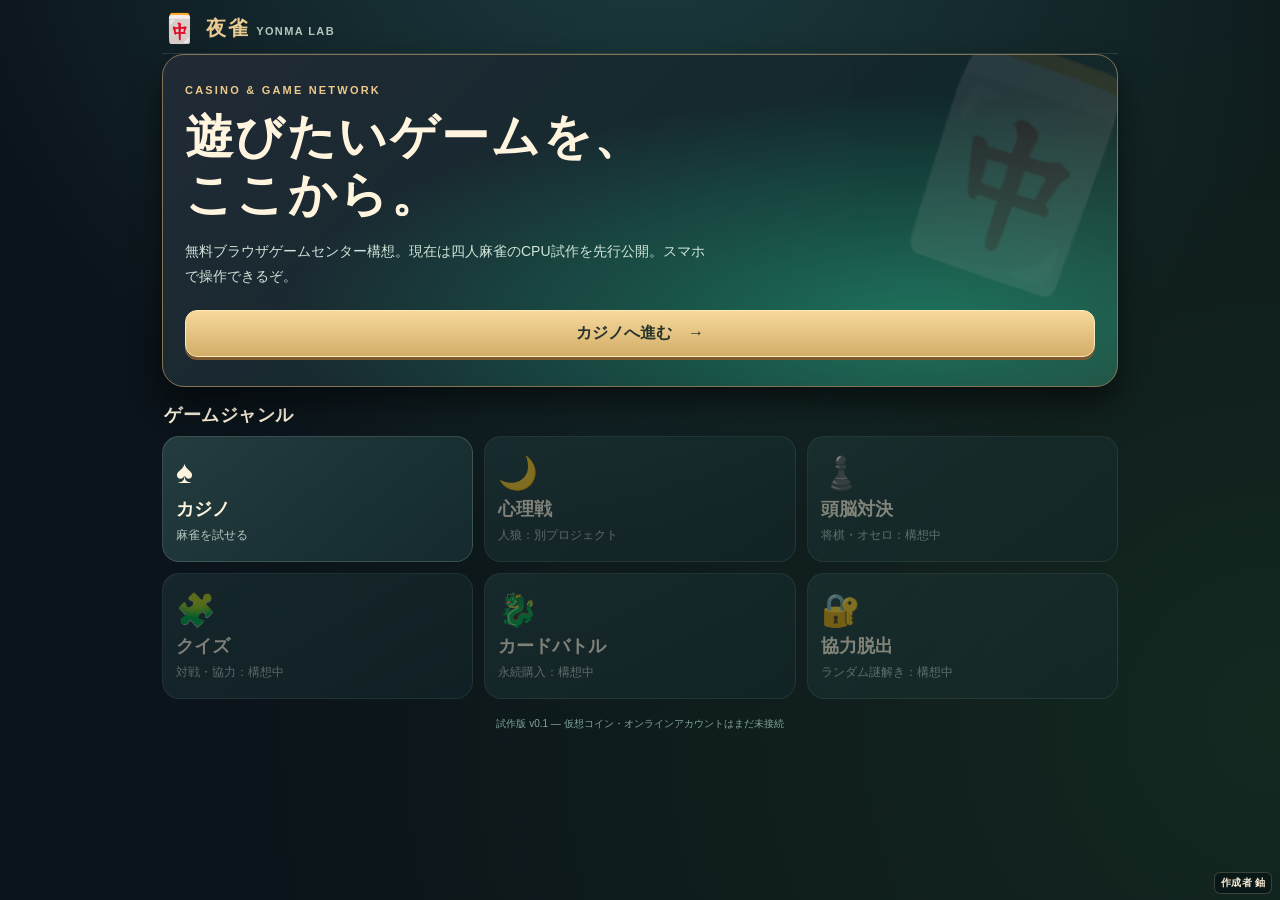
<file: mahjong-v03/index.html>
<!doctype html>
<html lang="ja">
<head>
<meta charset="utf-8" />
<meta name="viewport" content="width=device-width, initial-scale=1, viewport-fit=cover" />
<meta name="theme-color" content="#102c2a" />
<title>夜雀 | 麻雀・カジノ試作</title>
<style>
:root{color-scheme:dark;--bg:#091a1a;--bg2:#0c2523;--surface:#12332f;--surface2:#18453e;--edge:#376358;--ink:#f5f7e9;--muted:#adc9bf;--gold:#e9c77e;--accent:#8bdeba;--red:#e0786b;--dark:#082522;--r:15px;font-family:system-ui,-apple-system,"Hiragino Kaku Gothic ProN","Yu Gothic",sans-serif}
*{box-sizing:border-box}html{min-height:100%;background:var(--bg)}body{margin:0;background:radial-gradient(ellipse at 45% -15%,#215e4c 0,transparent 50%),linear-gradient(170deg,#0b2121,#07191b 65%,#122622);min-height:100vh;color:var(--ink);overflow-x:hidden}button,input,select{font:inherit}button{cursor:pointer;touch-action:manipulation}button:disabled{opacity:.43;cursor:not-allowed}.shell{max-width:920px;margin:0 auto;padding:0 12px calc(30px + env(safe-area-inset-bottom));}.header{display:flex;align-items:center;justify-content:space-between;gap:10px;padding:17px 4px 10px}.brand{display:flex;gap:8px;align-items:center;font-weight:900;letter-spacing:.13em;color:var(--gold);font-size:21px}.brand-symbol{font-size:28px;color:var(--accent)}.tiny{font-size:11px;color:var(--muted);line-height:1.5}.top-actions{display:flex;gap:7px}.iconbtn{color:var(--ink);border:1px solid var(--edge);background:var(--surface);border-radius:10px;padding:9px 11px;min-height:40px}.card{border:1px solid var(--edge);border-radius:var(--r);background:linear-gradient(145deg,rgba(28,68,58,.91),rgba(13,44,42,.95));box-shadow:0 9px 24px #0002;padding:16px;margin:11px 0}.hero{min-height:240px;padding:29px 22px;border-radius:22px;display:flex;flex-direction:column;justify-content:center;background:radial-gradient(ellipse at 70% 50%,#28795f 0,transparent 58%),linear-gradient(130deg,#16453e,#102a2c 60%,#162e33);border:1px solid #53877a;position:relative;overflow:hidden}.hero:after{content:"🀄";font-size:210px;line-height:1;position:absolute;right:-30px;top:5px;opacity:.13;transform:rotate(19deg);pointer-events:none}.hero>*{position:relative;z-index:1}.eyebrow{font-size:11px;letter-spacing:.2em;color:var(--gold);font-weight:900}.hero h1{font-size:clamp(28px,8vw,48px);line-height:1.2;margin:12px 0 10px}.lead{color:#cfe5d9;line-height:1.8;margin:6px 0 20px;font-size:14px;max-width:530px}.btn{border:1px solid #6ba78f;border-radius:12px;padding:12px 15px;background:linear-gradient(#2d856e,#266c5d);color:#f8fff9;font-weight:800;min-height:46px;box-shadow:0 2px 0 #082723;text-align:center}.btn.secondary{background:#1b3e39;color:var(--ink);border-color:#457569}.btn.gold{background:linear-gradient(#f4d88c,#d5aa60);color:#27332a;border-color:#fff0c0}.btn.ghost{background:transparent;box-shadow:none}.btn.small{padding:8px 10px;min-height:34px;font-size:12px}.btn.block{width:100%}.btn:active,.iconbtn:active{transform:translateY(1px)}.menu-grid{display:grid;grid-template-columns:repeat(2,minmax(0,1fr));gap:11px}.menu-tile{min-height:126px;border:1px solid #487968;border-radius:17px;background:linear-gradient(130deg,#245a4c,#183d3c);padding:17px 13px;text-align:left;color:var(--ink);display:flex;flex-direction:column;justify-content:space-between}.menu-tile .emoji{font-size:32px}.menu-tile strong{font-size:18px}.menu-tile .sub{color:var(--muted);font-size:12px}.menu-tile[disabled]{opacity:.47}.section-title{font-weight:900;font-size:18px;letter-spacing:.03em;margin:16px 2px 9px}.crumb{display:flex;align-items:center;gap:7px;font-size:12px;color:var(--muted);margin:4px 1px 12px;flex-wrap:wrap}.crumb span:last-child{color:var(--gold)}.pill{font-size:11px;font-weight:800;color:var(--dark);background:var(--gold);border-radius:40px;padding:3px 8px;white-space:nowrap}.note{color:var(--muted);font-size:12px;line-height:1.7}.warning{border-color:#a8784e;background:#473827;color:#ffebca;padding:11px;border-radius:10px;font-size:12px;line-height:1.65;margin-top:12px}.form-grid{display:grid;grid-template-columns:repeat(2,minmax(0,1fr));gap:13px}.field{display:flex;flex-direction:column;gap:6px}.field label{font-size:12px;color:var(--muted);font-weight:750}.field select,.field input{width:100%;background:#091f20;border:1px solid #48786b;border-radius:10px;color:var(--ink);padding:11px 10px;font-size:15px;min-height:43px}.field.check{flex-direction:row;align-items:center;border:1px solid #3f7266;padding:10px;border-radius:12px;background:#143a35}.field.check input{min-height:auto;width:20px;height:20px;accent-color:#b5dba7}.field.check label{font-size:13px;color:var(--ink)}.full{grid-column:1/-1}.setting-group{border-top:1px solid #2e5a50;padding-top:12px;margin-top:16px}.two-buttons{display:grid;grid-template-columns:1fr 1fr;gap:8px;margin-top:15px}.scoreboard{display:grid;grid-template-columns:repeat(4,minmax(0,1fr));gap:5px;margin:8px 0}.player{border:1px solid #3c6d60;border-radius:11px;padding:10px 4px;text-align:center;background:#143a35;min-width:0}.player.current{background:#236650;border-color:#e3ca87;box-shadow:0 0 0 1px #a38c5b inset}.player .name{font-size:11px;white-space:nowrap;overflow:hidden;text-overflow:ellipsis;font-weight:800}.player .points{font-size:13px;white-space:nowrap;font-variant-numeric:tabular-nums;margin-top:5px}.player .status{font-size:10px;color:var(--gold);height:15px;margin-top:4px}.board{position:relative;border:1px solid #568c7e;background:radial-gradient(circle at center,#1e6551,#145140 65%,#0c3b35);border-radius:19px;box-shadow:inset 0 0 45px #001b15a6;min-height:260px;padding:11px 8px}.board-head{display:flex;align-items:center;justify-content:space-between;gap:10px;margin-bottom:12px;font-size:12px;color:#deecdd}.board-head strong{font-size:17px;color:var(--gold)}.river-grid{display:grid;grid-template-columns:1fr 1fr;gap:8px}.river{border:1px solid #397966;background:#071f1c42;border-radius:10px;padding:6px;min-height:98px}.river-name{font-size:11px;color:#c2ddcc;font-weight:800;display:flex;justify-content:space-between;margin-bottom:5px}.river .tiles{display:flex;flex-wrap:wrap;gap:2px}.center-tiles{margin-top:10px;background:#0b2d2750;border-radius:9px;padding:7px;display:flex;justify-content:space-between;gap:6px;align-items:center}.seat-melds{display:flex;flex-wrap:wrap;gap:3px;margin-top:7px;min-height:26px}.meld{display:flex;gap:2px;border:1px solid #71917b;border-radius:7px;padding:2px}.tile{color:#18372e;background:linear-gradient(150deg,#fffdf0,#e3e7d3);border:1px solid #b2c3b3;border-bottom:4px solid #9ba99a;border-radius:5px;display:flex;flex-direction:column;align-items:center;justify-content:center;flex-shrink:0;min-width:25px;width:25px;height:39px;user-select:none;line-height:1;box-shadow:0 2px 2px #0018;position:relative;overflow:hidden}.tile .val{font-size:15px;font-weight:900;color:#192b24;white-space:nowrap}.tile .val.suit-number{font-size:16px}.tile .suit{font-size:9px;margin-top:3px;font-weight:900;color:#386e7c}.tile.suit1 .suit{color:#cc665e}.tile.suit2 .suit{color:#348665}.tile.honor .val{font-size:17px}.tile.red .val,.tile.red .suit{color:#bd3f36}.tile.river-tile{min-width:20px;width:20px;height:29px;border-bottom-width:3px}.tile.river-tile .val{font-size:12px}.tile.river-tile .suit{font-size:7px;margin-top:1px}.tile.sm{min-width:22px;width:22px;height:32px;border-bottom-width:3px}.tile.sm .val{font-size:12px}.tile.sm .suit{font-size:8px}.tile.back{background:linear-gradient(#367361,#184837);color:#e4ffdc;border-color:#649986}.tile button{border:0}.tile.hand{width:calc((100vw - 49px) / 14);min-width:0;max-width:40px;height:clamp(48px,11.5vw,58px);border-radius:5px;cursor:pointer;padding:0;border-bottom-width:5px}.tile.hand .val{font-size:clamp(15px,4.7vw,23px)}.tile.hand .suit{font-size:clamp(9px,2.3vw,12px);margin-top:3px}.tile.hand.drawn{margin-left:5px;border-color:#dcb45d;box-shadow:0 0 0 2px #dcb45d50}.tile.hand.can-riichi{box-shadow:0 0 0 2px #edce6c}.tile.hand:active{transform:translateY(-5px)}.tile.selected{outline:3px solid #edc560;outline-offset:1px}.tile.called{opacity:.56;transform:rotate(90deg)}.tilebackrow{display:flex;flex-wrap:wrap;gap:3px}.hand-panel{padding:12px 8px 13px;background:linear-gradient(#14392f,#102e2b);border:1px solid #4a8072;border-radius:15px;margin:10px 0}.handline{display:flex;justify-content:space-between;align-items:center;gap:8px;margin-bottom:10px;font-size:13px}.handline strong{color:var(--gold)}.hand-tiles{display:flex;align-items:end;justify-content:center;gap:1px;min-height:64px;overflow:visible}.actions{display:flex;gap:7px;flex-wrap:wrap;margin-top:12px}.actions .btn{flex:1 1 90px}.actions .btn.gold{flex:1 0 100px}.events{font-size:11px;line-height:1.7;color:#cee3db;padding:10px 11px;background:#0a2724b5;border:1px solid #2c6052;border-radius:12px;margin-top:8px}.events b{color:var(--gold)}.bottom-link{margin-top:15px;display:flex;justify-content:space-between;align-items:center;gap:7px}.admin{border:1px solid #d5b772;background:linear-gradient(135deg,#303728,#102523);border-radius:14px;padding:13px;margin:10px 0}.admin h3{font-size:17px;color:var(--gold);margin:3px 0 7px}.admin h4{font-size:13px;margin:15px 0 7px}.admin-row{border:1px solid #5c6d53;border-radius:10px;padding:8px;margin:7px 0}.admin-hand{display:flex;gap:3px;flex-wrap:wrap;margin-top:6px}.admin-tile{padding:2px;border:0;border-radius:7px;background:transparent}.admin-tile:focus-visible{outline:2px solid #e5c678}.admin-wall{display:grid;grid-template-columns:repeat(8,minmax(0,1fr));gap:5px;max-height:390px;overflow-y:auto;border:1px solid #355947;border-radius:9px;padding:7px;background:#091b19}.wall-item{display:flex;flex-direction:column;gap:2px;align-items:center}.wall-item .index{font-size:9px;color:#b6cab7}.wall-item button{padding:0;background:transparent;border:0}.admin-help{font-size:12px;color:#f0e4b8;line-height:1.7}.admin-predict{display:grid;grid-template-columns:repeat(4,1fr);gap:4px}.admin-predict .prediction{font-size:10px;background:#173f36;border-radius:7px;text-align:center;padding:5px 1px;display:flex;flex-direction:column;align-items:center;gap:4px}.meta{display:flex;gap:8px;flex-wrap:wrap;font-size:11px;color:var(--muted)}.result{border:2px solid #d4b978;background:linear-gradient(145deg,#2e553e,#1b3237);border-radius:18px;padding:18px 14px;margin-top:9px}.result h2{margin:0 0 9px;color:#f9dfa4;font-size:24px}.result .yaku{display:flex;gap:5px;flex-wrap:wrap;margin:12px 0}.result .yaku span{border:1px solid #b1a66f;border-radius:7px;padding:5px 7px;font-size:12px;background:#344b3c}.rank-table{width:100%;border-collapse:collapse;font-size:13px}.rank-table td{padding:7px 3px;border-bottom:1px solid #52614c}.footer{margin:17px 3px 0;color:#80a59c;font-size:10px;text-align:center;line-height:1.6}.rules-summary{font-size:13px;line-height:1.9;color:#c5ddd2}.rules-summary strong{color:#fff6c9}.vspace{height:8px}@media(min-width:650px){.menu-grid{grid-template-columns:repeat(3,1fr)}.hero{min-height:290px}.board{min-height:340px;padding:20px}.tile.hand{width:38px;height:58px}.tile.hand .val{font-size:23px}.river{min-height:110px;padding:11px}.scoreboard{gap:10px}.player{padding:14px 8px}.player .name{font-size:14px}.player .points{font-size:17px}.admin-wall{grid-template-columns:repeat(12,minmax(0,1fr))}}@media(max-width:360px){.shell{padding-left:7px;padding-right:7px}.tile.hand{width:calc((100vw - 33px)/14)}.tile.hand .val{font-size:14px}.tile.river-tile{min-width:18px;width:18px}.btn.small{font-size:11px}.scoreboard .points{font-size:12px}}

</style>
<style>
/* v0.2 – full visual rework, optimized for a narrow smartphone screen */
:root{--bg:#080f14;--bg2:#111f27;--surface:#16282e;--surface2:#1f3c3e;--edge:#4c6a62;--ink:#fff5df;--muted:#b6c5bd;--gold:#f0cb7f;--accent:#72c9ab;--red:#e95c5d;color-scheme:dark;font-family:-apple-system,BlinkMacSystemFont,'Hiragino Kaku Gothic ProN',sans-serif}
html{background:#090f13}body{background:radial-gradient(circle at 50% -20%,#1e4044 0,transparent 57%),radial-gradient(circle at 100% 80%,#142820 0,transparent 70%),#0b141a;color:var(--ink)}
.shell{max-width:920px;padding:0 12px calc(24px + env(safe-area-inset-bottom))}
.header{padding:12px 0 8px;border-bottom:1px solid #6f8b8040}.brand{font-size:20px;letter-spacing:.05em;color:#f5d698}.brand-symbol{color:inherit}.top-actions .iconbtn{min-height:37px;background:#1b3030}.crumb{margin:7px 0;font-size:11px;color:#9eada7}
.card{background:linear-gradient(145deg,#1b3035,#112424);border:1px solid #4a625f;box-shadow:0 15px 35px #0006}
.hero{border:1px solid #867356;background:radial-gradient(ellipse at 80% 80%,#1e715c,transparent 60%),linear-gradient(135deg,#212a35,#11282b 68%,#28312d);box-shadow:0 16px 30px #0008}
.hero:after{opacity:.1}.hero h1{letter-spacing:.05em}.eyebrow{color:#edc98b}.menu-tile{background:linear-gradient(140deg,#233c3e,#142a2e);border-color:#69817666}.menu-tile:not([disabled]):active{transform:scale(.98)}
.btn{border-color:#78a48d;box-shadow:0 4px 0 #0003;background:linear-gradient(#34836e,#205e53)}.btn.gold{background:linear-gradient(#f6d99c,#d3ad68);border-color:#ffe9b4;box-shadow:0 3px 0 #7e5831}
.game-shell{max-width:920px}.game-shell>.meta{display:none}.game-shell>.crumb{margin-bottom:5px}
.game-shell .scoreboard{margin:9px 0 11px;gap:5px}.game-shell .player{background:linear-gradient(150deg,#1f3d40,#112a30);border:1px solid #51665a;padding:8px 3px 5px;border-radius:9px}.game-shell .player.current{background:linear-gradient(145deg,#465e45,#244b40);border-color:#f4d08c;box-shadow:0 0 0 1px #997a44 inset}.game-shell .player .name{font-size:11px;color:#f3e3c2}.game-shell .player .points{font-size:13px;font-weight:800;color:#fff}.game-shell .player .status{font-size:9px;color:#b8c6bc}
.board{min-height:392px;padding:11px 9px 12px;border:8px solid #5b4030;border-radius:28px;background:radial-gradient(ellipse at center,#147660 0,#105c4e 46%,#0c4238 87%);box-shadow:0 0 0 2px #c69e68,0 0 0 5px #291a17,0 18px 30px #0009,inset 0 0 40px #00140e;overflow:hidden}
.table-banner{display:flex;align-items:center;gap:8px;position:relative;z-index:3;margin:0 auto 7px;background:#031e1b9c;border:1px solid #e5d59d5c;border-radius:30px;padding:4px 10px;width:max-content;max-width:95%;font-size:11px;color:#d1dfd1}.table-banner b{color:#f7d99d;font-size:13px}.table-banner em{font-style:normal;color:#f0d5a1;margin-left:8px}.light-dot{background:#a8e7c5;box-shadow:0 0 10px #5fbca2;width:7px;height:7px;border-radius:50%}
.board-head{display:none}.river-grid{display:grid;grid-template-columns:minmax(0,1fr) minmax(0,1.55fr) minmax(0,1fr);grid-template-rows:96px 128px 96px;gap:4px;margin:0;min-height:328px;position:relative;align-items:stretch}
.river{display:flex;flex-direction:column;min-height:0;padding:5px 3px;background:#002d2670;border:1px solid #c3e3b02e;border-radius:9px;overflow:hidden}.river.seat-0{grid-column:2;grid-row:3;background:#183e3480;border-color:#e5c78f72}.river.seat-1{grid-column:1;grid-row:2}.river.seat-2{grid-column:2;grid-row:1}.river.seat-3{grid-column:3;grid-row:2}.river-name{margin-bottom:3px;font-size:10px;color:#e4eadb;gap:3px}.river-name span:last-child{color:#b0d9c8}.river .tiles{display:flex;gap:1px;flex-wrap:wrap;align-content:start;overflow:hidden;flex:1}.river .seat-melds{min-height:0;margin-top:3px;gap:1px}.river .meld{gap:0;border:1px solid #b3b58c66;padding:1px}
.center-tiles{position:absolute;z-index:2;top:44%;left:50%;transform:translate(-50%,-50%);min-width:118px;max-width:41%;width:max-content;display:flex;flex-direction:column;align-items:center;justify-content:center;gap:4px;border:2px solid #d0b97f91;background:linear-gradient(150deg,#164d46,#082a28);box-shadow:0 5px 14px #001a15cc,0 0 0 4px #082e2b75;border-radius:12px;padding:8px 6px}.center-tiles .meta{display:flex;flex-wrap:wrap;justify-content:center;gap:3px;color:#fff7d3}.center-tiles .tiny{font-size:8px}.center-tiles .tile{width:25px;height:33px}
.backs-row{display:flex;margin-top:auto;gap:1px;align-items:center;justify-content:center;overflow:hidden}.backs-row i{display:inline-block;width:9px;height:19px;border:1px solid #a7cca0;background:linear-gradient(130deg,#32735c,#1c503d);border-radius:2px;box-shadow:inset 0 0 0 2px #14583b}.backs-row span{color:#d6e1d7;font-size:9px;white-space:nowrap}
.tile{background:linear-gradient(165deg,#fffbea,#e5ddc8);border-color:#e0ceb0;border-bottom-color:#9e947d;border-bottom-width:3px;box-shadow:1px 2px 3px #0006;min-width:23px;width:23px;height:32px;border-radius:4px;overflow:visible}.tile .val.glyph{font-family:'Apple Color Emoji','Noto Color Emoji','Segoe UI Emoji',sans-serif;font-weight:400;font-size:22px;line-height:1.08;color:#16221b;white-space:nowrap}.tile .suit{display:none}.tile.honor .val.glyph{font-size:22px}.tile.river-tile{min-width:19px;width:19px;height:25px;border-bottom-width:2px}.tile.river-tile .val.glyph{font-size:18px}.tile.sm{min-width:20px;width:20px;height:28px;border-bottom-width:2px}.tile.sm .val.glyph{font-size:19px}.tile.back{background:linear-gradient(#49816a,#1a5542);border-color:#98b89d}.tile.red{border-color:#e67354;box-shadow:0 0 0 1px #d65044,0 2px 3px #0006}
.hand-panel{margin:13px 0 8px;padding:12px 8px 10px;border:1px solid #c29b65;background:linear-gradient(#223d38,#0b2526);box-shadow:0 8px 20px #0007;border-radius:15px}.handline{margin-bottom:5px}.handline strong{color:#ffe09c;font-size:14px}.handline .tiny{font-size:10px}.discard-guide{display:flex;justify-content:space-between;align-items:center;gap:6px;padding:4px 1px 8px;color:#cdddcf;font-size:11px}.discard-guide button{flex-shrink:0;min-height:34px}.hand-tiles{min-height:68px;gap:1px;align-items:flex-end;padding:3px 0 8px;overflow:visible}.tile.hand{min-width:0;width:calc((100vw - 39px)/14);max-width:48px;height:clamp(51px,13.6vw,65px);border-bottom-width:5px;touch-action:manipulation}.tile.hand .val.glyph{font-size:clamp(21px,5.8vw,32px)}.tile.hand.drawn{margin-left:3px;box-shadow:0 0 0 1px #f2c57b,0 3px 6px #0006}.tile.hand.is-chosen{transform:translateY(-9px);outline:3px solid #ffe08a;outline-offset:0;z-index:2;background:#fff9db}.tile.hand.is-chosen .val.glyph{filter:drop-shadow(0 2px 0 #cc9f5b)}.tile.hand:active{transform:translateY(-4px)}.tile.hand:disabled{opacity:.7}
.actions{margin-top:6px;gap:6px}.actions .btn{min-height:42px;flex:1 1 90px}.actions .tiny{display:none}.events{background:#131f25;border-color:#3b5d57;color:#c8d4cd;font-size:11px;margin-top:9px;border-radius:10px}.bottom-link{gap:7px}.bottom-link .btn{padding:9px}.bottom-link [data-act='restart']{font-size:11px}.v02-back{border:1px solid #557a71;border-radius:11px;padding:9px 11px;background:#172d30;color:#d6f4e4;font-weight:750;font-size:12px;min-height:38px;cursor:pointer}
.game-shell .footer{color:#90a499;font-size:10px}.game-shell .admin{background:#122326;border:1px solid #c99f5c;box-shadow:0 10px 22px #0008}.admin-wall{grid-template-columns:repeat(8,minmax(0,1fr));background:#091719}.private-audit{border:1px solid #687765;background:#152a29;padding:10px;border-radius:9px;color:#e6d4a5;font-size:11px}.private-audit h4{margin:0 0 8px}.private-audit div{padding:4px 0;border-bottom:1px solid #65796133}
.watchmode .hand-panel,.watchmode .admin{display:none}.watchmode .board{min-height:380px}.watch-panel{border:1px solid #b99b62;padding:13px 10px;border-radius:13px;margin:13px 0;background:linear-gradient(135deg,#1d3036,#0d2528);box-shadow:0 10px 20px #0006}.watch-toolbar{display:flex;justify-content:space-between;align-items:center;gap:10px}.watch-toolbar h3{margin:2px 0 0;font-size:17px;color:#ffe0a7}.watch-label{color:#c9e2d2;font-size:11px}.watch-controls{display:grid;grid-template-columns:repeat(4,minmax(0,1fr));gap:5px;margin:11px 0}.watch-controls .btn{font-size:10px;padding:5px 2px;min-height:40px}.watch-hands{display:grid;grid-template-columns:repeat(2,minmax(0,1fr));gap:7px}.watch-player{border:1px solid #48665f;background:#10272b;border-radius:8px;padding:8px 5px;min-width:0}.watch-player.watch-now{border-color:#f5cc80;background:#263e38}.watch-person{display:flex;justify-content:space-between;gap:3px;font-size:11px;white-space:nowrap}.watch-person span{color:#a9cabf;font-size:10px}.watch-tiles{display:flex;overflow-x:auto;gap:1px;min-height:36px;align-items:center;padding:5px 0 2px}.m-tile{display:inline-flex;align-items:center;justify-content:center;flex:none;font-size:23px;font-family:'Apple Color Emoji','Noto Color Emoji','Segoe UI Emoji',sans-serif;line-height:1;background:#fdf9e6;border:1px solid #e6d7ad;border-bottom:3px solid #a89880;min-width:23px;width:23px;height:33px;border-radius:3px}.m-tile.is-red{box-shadow:0 0 0 1px #c64f48}.watch-meld{display:inline-flex;gap:0;border-left:2px solid #bca36b;margin-left:4px}.watch-nextline{border-top:1px solid #4a685e;margin-top:10px;padding:8px 1px;font-size:12px}.watch-nextline b{font-size:12px;color:#ffdda1}.watch-nexts{display:flex;gap:7px;margin:6px 0}.watch-next{display:flex;flex-direction:column;align-items:center;gap:3px}.watch-next small{font-size:9px;color:#acbfb4}.watch-nextline>small{font-size:10px;color:#9eb0a7}.watch-audit{color:#b2c5bd;font-size:10px}
.admin-entry{width:100%;margin-top:10px}.v02-head{border-radius:18px;margin:15px 0;padding:24px 18px;background:radial-gradient(circle at 90% 50%,#345b46,transparent 70%),linear-gradient(140deg,#32382c,#153035);border:1px solid #9e8357}.v02-head h1{font-size:26px;line-height:1.3;margin:7px 0 10px}.v02-head p{font-size:12px;line-height:1.7;color:#e3e5d6}.v02-kicker{font-size:10px;letter-spacing:.15em;color:#edc17f;font-weight:900}.control-grid{display:grid;grid-template-columns:1fr;gap:10px}.control-tile{background:linear-gradient(140deg,#223d3e,#102729);border:1px solid #6d8f82;border-radius:13px;color:#fff0d3;display:flex;align-items:center;gap:12px;text-align:left;padding:16px;font:inherit;min-height:75px;position:relative}.control-tile span{font-size:30px}.control-tile b{font-size:15px}.control-tile small{font-size:11px;color:#b8cec4;display:block;position:absolute;left:62px;top:45px}.v02-notice{border-left:3px solid #d5ae65;padding:12px 14px;background:#322d22;color:#e3d0a4;line-height:1.7;font-size:12px;border-radius:5px}
@media(max-width:360px){.shell{padding-left:7px;padding-right:7px}.board{padding:8px 5px 9px;border-width:6px;min-height:365px}.river-grid{grid-template-rows:88px 120px 88px;min-height:304px}.tile.hand{width:calc((100vw - 29px)/14);height:49px}.tile.hand .val.glyph{font-size:21px}.river .tiles{gap:0}.river .tile.river-tile{width:18px;min-width:18px;height:24px}.river .tile.river-tile .val.glyph{font-size:17px}.game-shell .player .name{font-size:10px}.game-shell .player .points{font-size:12px}.watch-tiles .m-tile{font-size:20px;width:21px;min-width:21px;height:29px}}
@media(min-width:650px){.board{min-height:490px;padding:18px 35px}.river-grid{min-height:390px;grid-template-rows:115px 155px 115px;gap:12px}.river{padding:8px}.river .tiles{gap:2px}.river .tile.river-tile{width:26px;min-width:26px;height:34px}.river .tile.river-tile .val.glyph{font-size:25px}.center-tiles{min-width:170px}.hand-tiles{justify-content:center;gap:4px}.tile.hand{width:47px;height:66px}.tile.hand .val.glyph{font-size:35px}.watch-hands{grid-template-columns:repeat(4,minmax(0,1fr))}.control-grid{grid-template-columns:repeat(3,1fr)}.control-tile{min-height:125px;flex-direction:column;align-items:flex-start;justify-content:flex-start}.control-tile small{position:static}}

.m-tile{flex-direction:column;font-family:-apple-system,BlinkMacSystemFont,'Hiragino Kaku Gothic ProN',sans-serif;color:#26342d}.m-tile .mini-num{display:block;font-weight:900;font-size:15px;line-height:1;color:#1d2b26}.m-tile .mini-suit{display:block;font-size:9px;font-weight:900;line-height:1.3;color:#426b67}.m-tile .mini-honor{display:block;font-size:15px;font-weight:900;line-height:1;color:#1f3329}.m-tile.is-red{border-color:#d15f52}.m-tile.is-red .mini-num{color:#d45c4d}

</style>
<style>
/* YONMA v0.3 | custom tile vectors, a real 4-wall table, compact mobile-first layout. */
:root{--v03-ivory:#f6f0e0;--v03-felt:#135644;--v03-gold:#dfb86e}
.v03-shell{max-width:980px}
.v03-shell .brand{color:#e9cb92;letter-spacing:.07em}
.v03-shell .game-shell>.meta{display:none}
.v03-shell .game-shell .scoreboard{gap:5px;margin:9px 0 9px}
.v03-shell.game-shell .player{background:#1b3135;border-color:#496c60;border-radius:11px;min-height:58px}
.v03-shell.game-shell .player.current{background:#325d4c;border-color:#dfb86e}
.v03-shell .board.v03-board{margin:0;padding:0;min-height:0;background:transparent;border:0;box-shadow:none;overflow:visible;border-radius:0}
.v03-info-strip{display:flex;gap:7px;justify-content:space-between;align-items:center;margin:0 1px 9px;color:#cfddd2;font-size:11px;flex-wrap:wrap}
.v03-info-strip b{color:#f3d58e;font-size:14px}
.v03-info-strip span{background:#172c2f;border:1px solid #466052;padding:6px 9px;border-radius:20px}
.v03-table-stage{position:relative;overflow:visible;padding:5px 0 8px;min-height:360px}
.v03-felt{position:relative;height:clamp(348px,92vw,520px);width:100%;background:radial-gradient(ellipse at 44% 38%,#1c775c 0%,#165a48 51%,#0b3a32 100%);border:9px solid #67452e;border-radius:29px;box-shadow:0 0 0 2px #c49e64,0 0 0 5px #241b16,0 10px 3px #0b1012,0 25px 28px #0009,inset 0 1px 24px #001f18aa;transform:perspective(950px) rotateX(8deg);transform-origin:50% 55%;isolation:isolate}
.v03-felt:after{content:"";position:absolute;inset:8px;border:1px solid #b5c9a127;border-radius:18px;pointer-events:none}
.v03-seated{position:absolute;z-index:5;font-size:10px;font-weight:800;color:#dfefde;text-shadow:0 1px 2px #071b16;white-space:nowrap;display:flex;align-items:center;gap:5px;max-width:70%}
.v03-seated .v03-seat-badge{color:#f9ddb1;background:#10382fcb;border:1px solid #c7aa6955;border-radius:20px;padding:3px 7px}
.v03-seated.seat-0{bottom:8px;left:50%;transform:translateX(-50%)}
.v03-seated.seat-2{top:8px;left:50%;transform:translateX(-50%)}
.v03-seated.seat-1{right:11px;top:17%;writing-mode:vertical-rl}
.v03-seated.seat-3{left:11px;top:17%;writing-mode:vertical-rl}
.v03-wall{position:absolute;z-index:4;display:flex;justify-content:space-between;gap:1px;pointer-events:none}
.v03-wall.top{top:12%;left:20%;width:60%;height:23px}
.v03-wall.bottom{bottom:12%;left:20%;width:60%;height:23px;flex-direction:row-reverse}
.v03-wall.right{right:8%;top:22%;height:56%;width:21px;flex-direction:column}
.v03-wall.left{left:8%;top:22%;height:56%;width:21px;flex-direction:column-reverse}
.v03-stack{position:relative;flex:1 1 0;min-width:0;display:flex;flex-direction:column;align-items:stretch;justify-content:center;gap:0}
.v03-wall.left .v03-stack,.v03-wall.right .v03-stack{flex-direction:row;min-height:0;align-items:stretch}
.v03-stacked-tile{display:block;flex:0 0 42%;border-radius:2px;border:1px solid #a3d4b8;background:linear-gradient(140deg,#2c795f 0,#205b49 70%,#163c35 100%);box-shadow:0 1px 2px #0008,inset 0 0 0 1px #4c997d88}
.v03-stacked-tile.tower-base{background:linear-gradient(#275947,#184233);border-color:#77a98d}
.v03-stacked-tile.dead-wall{border-color:#d6b875;background:linear-gradient(#567451,#315140)}
.v03-stacked-tile.dragon-next{background:linear-gradient(#7bd1a0,#24624f);box-shadow:0 0 6px #d2f3b9b0}
.v03-stacked-tile.dragon-dora{background:linear-gradient(#f2e5c9,#eee4ca);border-color:#f9d598;box-shadow:0 0 0 1px #e8c87399}
.v03-stacked-tile.dragon-dora .v03-small-mark{font-size:6px;color:#153a31;display:block;text-align:center;line-height:8px}
.v03-stacked-tile.removed{visibility:hidden}
.v03-stack.v03-break:before{content:"";position:absolute;z-index:3;top:-5px;bottom:-5px;left:-4px;width:3px;background:#f0c36b;border-radius:4px;box-shadow:0 0 5px #f3d48d}
.v03-wall.left .v03-stack.v03-break:before,.v03-wall.right .v03-stack.v03-break:before{top:-4px;bottom:auto;left:-5px;right:-5px;height:3px;width:auto}
.v03-river{position:absolute;z-index:2;display:grid;gap:1px;grid-template-columns:repeat(6,minmax(0,1fr));align-content:start;justify-content:center;overflow:hidden;min-height:32px}
.v03-river.seat-0{bottom:24%;left:25%;width:50%;height:20%}
.v03-river.seat-2{top:24%;left:25%;width:50%;height:20%;transform:rotate(180deg)}
.v03-river.seat-1{right:18%;top:34%;width:24%;height:32%;transform:rotate(-90deg)}
.v03-river.seat-3{left:18%;top:34%;width:24%;height:32%;transform:rotate(90deg)}
.v03-river .v03-river-tile{height:clamp(18px,5vw,27px);width:100%;max-width:21px;justify-self:center;display:flex;align-items:center;justify-content:center;background:linear-gradient(#fffbea,#dddac7);border:1px solid #c9c0ad;border-bottom:2px solid #8f988d;border-radius:2px;box-shadow:0 1px 1px #0006;overflow:hidden}
.v03-river-tile.called{opacity:.28}
.v03-river-tile.riichi{transform:rotate(90deg) scale(.9)}
.v03-river-tile .v03-face{width:95%;height:96%;display:block}
.v03-center{position:absolute;z-index:3;top:50%;left:50%;transform:translate(-50%,-50%);display:flex;flex-direction:column;align-items:center;justify-content:center;gap:4px;background:radial-gradient(circle at top,#193b33,#092e2a);border:2px solid #bd9c5c;border-radius:14px;box-shadow:0 4px 0 #081a18,0 9px 12px #0008;padding:9px 8px;min-height:91px;min-width:105px}
.v03-center h3{font-size:13px;color:#f6d487;margin:0;font-weight:900;line-height:1.2}
.v03-center p{color:#d4e9d9;font-size:9px;margin:0;white-space:nowrap}
.v03-dice{display:flex;align-items:center;justify-content:center;gap:5px}
.v03-die{width:22px;height:22px;background:#f1ece2;border-radius:5px;border:2px solid #c6b89e;display:grid;grid-template:repeat(3,1fr)/repeat(3,1fr);gap:2px;padding:3px;box-shadow:1px 2px 2px #000a}
.v03-die i{display:block;background:#ad3932;border-radius:50%;opacity:0}
.v03-die i.on{opacity:1}
.v03-dora-line{display:flex;align-items:center;gap:3px;margin-top:4px;max-width:134px;flex-wrap:wrap;justify-content:center}
.v03-dora-line .v03-dora-chip{height:21px;width:16px;background:linear-gradient(#fdf8e8,#ddd8c7);border-radius:3px;box-shadow:1px 2px 2px #0006;padding:0;border:1px solid #e2d5b7;display:flex;justify-content:center;align-items:center}
.v03-dora-chip .v03-face{width:96%;height:96%}
.v03-dora-title{font-size:8px;color:#c9dbc8;width:100%;text-align:center}
.v03-dead-pill{display:flex;gap:5px;align-items:center;justify-content:space-between;font-size:10px;color:#c4dfd0;margin:7px 4px 3px}
.v03-dead-pill b{color:#f9d793}
.v03-meld-zone{position:absolute;z-index:3;left:18%;bottom:18%;display:flex;gap:2px;max-width:66%;overflow:visible}
.v03-meld-zone .v03-small-tile{width:15px;height:22px;display:flex;justify-content:center;align-items:center;background:#f6f0dc;border:1px solid #b1aa94;border-radius:3px}
.v03-meld-zone .v03-face{width:100%;height:100%}
.v03-meld{display:flex;gap:0;margin:0 2px;box-shadow:0 2px 5px #0007;border-radius:3px}
.v03-meld .v03-small-tile.flipface{background:linear-gradient(#33775d,#1b4b3b);border-color:#8bb39b}
.v03-meld .v03-small-tile.flipface .v03-face{display:none}
.v03-meld .v03-small-tile.turnleft{transform:rotate(-90deg)}
.v03-kan-flip{animation:v03Flip .65s ease-in-out both;backface-visibility:hidden}
@keyframes v03Flip{0%{transform:rotateY(0deg) scale(1)}45%{transform:rotateY(90deg) scale(1.2)}100%{transform:rotateY(0deg) scale(1)}}
@media(prefers-reduced-motion:reduce){.v03-kan-flip{animation:none}}
.v03-shell .tile{border-radius:5px;background:linear-gradient(150deg,#fffdf4,#e6dfc9);border:1px solid #d4cbb8;border-bottom:4px solid #aaa28e;box-shadow:0 3px 2px #0008;overflow:hidden;padding:0}
.v03-shell .tile.hand{height:clamp(49px,12.6vw,65px);width:calc((100vw - 33px)/14);max-width:44px;min-width:0;cursor:pointer}
.v03-shell .tile .v03-face,.v03-shell .m-tile .v03-face,.v03-shell .admin-tile .v03-face{width:100%;height:100%;display:block;overflow:hidden}
.v03-shell .tile.hand .v03-face{width:100%;height:98%}
.v03-shell .tile.hand.selected{border-color:#f1bb5a;transform:translateY(-8px)}
.v03-shell .tile.hand.is-chosen{border-color:#f1c35c;transform:translateY(-7px);box-shadow:0 4px 0 #8a603e,0 0 0 2px #f2d68f}
.v03-shell .tile.hand.drawn{margin-left:6px}
.v03-shell .hand-tiles{gap:1px;justify-content:center}
.v03-shell .hand-panel{background:#122b2c;border:1px solid #aa8d61;padding:12px 7px 13px;box-shadow:0 6px 20px #0007}
.v03-shell .watch-tiles{gap:2px;flex-wrap:wrap}
.v03-shell .m-tile{background:linear-gradient(#fdf9e7,#ddd8c9);border:1px solid #c5bdae;border-bottom:3px solid #9e9987;border-radius:3px;width:24px;height:36px;display:inline-flex;align-items:center;justify-content:center;min-width:24px}
.v03-shell .m-tile .v03-face{width:100%;height:98%}
.v03-shell .admin-hand .tile.sm{width:26px;min-width:26px;height:38px}
.v03-shell .watch-panel{background:linear-gradient(135deg,#173532,#12252b);border-color:#a58d64}
.v03-shell .watch-player{background:#0b2225;border:1px solid #436a5d;border-radius:8px;padding:7px 6px}
.v03-shell .watch-player.watch-now{border-color:#d8b66a;background:#244b3b}
.v03-shell .watch-person{margin-bottom:5px}
.v03-shell .watch-nexts .m-tile{width:27px;height:38px}
.v03-chip-setting{border:1px solid #86754d;background:linear-gradient(140deg,#273b35,#142b2d);border-radius:13px;padding:12px 13px;margin:13px 0 5px}
.v03-chip-setting h3{margin:0 0 8px;font-size:15px;color:#f7d898}
.v03-chip-setting .v03-rate{display:flex;align-items:center;gap:8px}
.v03-chip-setting input{width:100px;min-width:60px;background:#0e2423;color:#fff1d8;border:1px solid #a18b61;border-radius:7px;padding:10px;font-size:17px;font-weight:850;text-align:center}
.v03-chip-setting p{margin:8px 0 0;color:#bdcfc4;font-size:11px;line-height:1.6}
.v03-chip-impact{display:grid;grid-template-columns:repeat(4,minmax(0,1fr));gap:5px;margin:6px 0 0}
.v03-chip-impact>div{text-align:center;background:#182d2d;border:1px solid #486a5b;border-radius:8px;padding:7px 2px 6px;min-width:0}
.v03-chip-impact strong{display:block;font-size:13px;color:#f2d49a;margin:3px 0;white-space:nowrap}
.v03-chip-impact small{font-size:9px;color:#adc7b9}
.v03-chip-impact .minus strong{color:#eea99d}
.v03-chip-caption{font-size:10px;color:#a9c2b3;margin-top:5px;line-height:1.45}
.v03-shell .admin-row .admin-hand{display:flex;flex-wrap:wrap;gap:2px}
.v03-shell .watch-player .watch-tiles{display:flex}
.v03-shell .watch-player .watch-tiles .m-tile{margin:0}
.v03-shell .watch-meld{display:inline-flex;gap:1px;border-left:1px solid #c6bd9077;padding-left:3px;margin-left:3px}
.v03-tipline{margin:3px 0 9px;background:#132e2b;color:#dfd4ad;border:1px solid #7f75515b;border-radius:9px;font-size:10px;line-height:1.5;padding:8px 10px}
@media(max-width:360px){.v03-felt{height:355px;border-width:7px}.v03-table-stage{min-height:355px}.v03-shell .tile.hand{width:calc((100vw - 27px)/14);height:46px}.v03-center{min-width:94px;min-height:85px;padding:6px 4px}.v03-center h3{font-size:12px}.v03-river.seat-0,.v03-river.seat-2{width:48%;left:26%}.v03-wall.top,.v03-wall.bottom{width:62%;left:19%}.v03-wall.left{left:6%}.v03-wall.right{right:6%}.v03-stack{gap:0}.v03-chip-impact strong{font-size:12px}}
@media(min-width:650px){.v03-felt{height:520px;border-width:14px}.v03-wall.top,.v03-wall.bottom{height:31px}.v03-wall.left,.v03-wall.right{width:29px}.v03-river .v03-river-tile{max-width:29px;height:35px}.v03-center{width:140px;min-height:123px}.v03-center h3{font-size:20px}.v03-center p{font-size:12px}.v03-die{height:30px;width:30px}.v03-shell .tile.hand{width:46px;height:66px}.v03-meld-zone .v03-small-tile{width:23px;height:33px}.v03-chip-impact strong{font-size:15px}}

</style>

<style>
.v03-meld-zone.seat-0{left:22%;bottom:18%;right:auto;top:auto;max-width:56%;transform:none}
.v03-meld-zone.seat-2{left:22%;top:18%;bottom:auto;right:auto;max-width:56%;transform:rotate(180deg)}
.v03-meld-zone.seat-1{right:13%;left:auto;top:37%;bottom:auto;max-width:45%;transform:rotate(-90deg);transform-origin:75% 50%}
.v03-meld-zone.seat-3{left:13%;right:auto;top:37%;bottom:auto;max-width:45%;transform:rotate(90deg);transform-origin:25% 50%}
</style>
<style id="creator-credit-style">
#creator-credit{position:fixed;right:8px;bottom:calc(6px + env(safe-area-inset-bottom, 0px));z-index:12;pointer-events:none;user-select:none;background:rgba(9,21,22,.76);border:1px solid rgba(250,235,204,.2);color:#f7ebd6;border-radius:6px;padding:3px 6px;font:600 10px/1.4 -apple-system,BlinkMacSystemFont,"Hiragino Kaku Gothic ProN","Yu Gothic",sans-serif;letter-spacing:.02em}
</style>
</head>
<body>
<div id="app">
  <div class="shell">
    <div class="header"><div class="brand"><span class="brand-symbol">🀄</span>夜雀 YONMA LAB</div></div>
    <div class="card" style="margin-top:16px">
      <h2 style="margin-top:0">ゲームを起動できておらんようじゃ</h2>
      <p>この画面が表示され続ける場合、HTMLのプレビュー機能でJavaScriptが実行されていない可能性があるぞ。</p>
      <p>iPhoneの「ファイル」アプリやChatGPTのファイルプレビューでは動作しない場合がある。<strong>GitHub Pagesなどに公開して、SafariでURLを開く</strong>方式なら起動できる。</p>
      <p class="note">ゲームは端末内で動くHTML・JavaScriptで作られている。通信が必要な外部ライブラリは使っておらん。</p>
    </div>
  </div>
</div>
<noscript><p style="padding:1rem;color:#fff">JavaScriptが無効になっています。ブラウザで有効にしてください。</p></noscript>
<script>
/* YONMA LAB v0.1 - dependency-free riichi Mahjong test engine.
   Player 0 is human; the three other seats are CPUs. No real-money wagering.
   Physical tile ids 0..135 preserve four-copy invariants through admin swaps.
   Current scope: closed hands, pon, chi, riichi; kan and multiple-ron reserved for next release.
*/
(function(root){
'use strict';
const Y = {};
const SUITS=['萬','筒','索'];
const HONORS=['東','南','西','北','白','發','中'];
const YAO=[0,8,9,17,18,26,27,28,29,30,31,32,33];
const YAO_SET=new Set(YAO);
const RED_TYPES=new Set([4,13,22]);
const ttype=id=>Math.floor(id/4);
const isRed=id=>RED_TYPES.has(ttype(id))&&id%4===0;
const isHonor=t=>t>=27;
const rank=t=>t%9+1;
const isTerminal=t=>t>=27||rank(t)===1||rank(t)===9;
const count=ids=>{const c=Array(34).fill(0);for(const id of ids)c[ttype(id)]++;return c;};
const display=t=>t>=27?HONORS[t-27]:rank(t)+SUITS[Math.floor(t/9)];
const tileText=id=>display(ttype(id));
const doraNext=t=>t<27?(t%9===8?t-8:t+1):t<=30?27+(t-27+1)%4:31+(t-31+1)%3;
const round100=n=>Math.ceil(n/100)*100;
const shuffle=(arr,rng=Math.random)=>{for(let i=arr.length-1;i>0;i--){let j=Math.floor(rng()*(i+1));[arr[i],arr[j]]=[arr[j],arr[i]];}return arr;};
const tileArray=()=>Array.from({length:136},(_,i)=>i);
function meldDecompose(c,want){
  // Enumerate all legal pair / set decompositions for best-scoring form.
  const tagged=[];
  for(let t=0;t<34;t++)if(c[t]>=2){c[t]-=2;const part=[];function rec(){const k=c.findIndex(n=>n>0);if(k===-1){if(part.length===want)tagged.push({pair:t,groups:part.map(g=>({...g}))});return;}if(part.length>=want)return;if(c[k]>=3){c[k]-=3;part.push({kind:'pon',t:k,open:false});rec();part.pop();c[k]+=3;}if(k<27&&k%9<=6&&c[k+1]>0&&c[k+2]>0){c[k]--;c[k+1]--;c[k+2]--;part.push({kind:'chi',t:k,open:false});rec();part.pop();c[k]++;c[k+1]++;c[k+2]++;}}rec();c[t]+=2;}
  return tagged;
}
// Memoized standard shanten DFS. Typical unmelded hand 13 or 14 tiles.
function shantenStandard(arr,melds=0){
  const c=arr.slice();let best=8;
  const dfs=(i,ments,taatsu,pairs)=>{
    while(i<34&&c[i]===0)i++;
    if(i>=34){let t=Math.min(taatsu,4-melds-ments);let s=8-2*(melds+ments)-t-Math.min(1,pairs);best=Math.min(best,s);return;}
    if(c[i]>=3){c[i]-=3;dfs(i,ments+1,taatsu,pairs);c[i]+=3;}
    if(i<27&&i%9<7&&c[i+1]&&c[i+2]){c[i]--;c[i+1]--;c[i+2]--;dfs(i,ments+1,taatsu,pairs);c[i]++;c[i+1]++;c[i+2]++;}
    if(c[i]>=2){c[i]-=2;dfs(i,ments,taatsu,pairs+1);c[i]+=2;}
    if(i<27&&i%9<8&&c[i+1]){c[i]--;c[i+1]--;dfs(i,ments,taatsu+1,pairs);c[i]++;c[i+1]++;}
    if(i<27&&i%9<7&&c[i+2]){c[i]--;c[i+2]--;dfs(i,ments,taatsu+1,pairs);c[i]++;c[i+2]++;}
    c[i]--;dfs(i,ments,taatsu,pairs);c[i]++;
  };
  dfs(0,0,0,0);return Math.max(-1,best);
}
function shanten(c, melds=0){
  let best=shantenStandard(c,melds);
  if(!melds){const pairs=c.filter(x=>x>=2).length;const uniq=c.filter(x=>x>0).length;best=Math.min(best,6-pairs+Math.max(0,7-uniq));const y=YAO.filter(t=>c[t]>0).length;const pair=YAO.some(t=>c[t]>1);best=Math.min(best,13-y-(pair?1:0));}
  return best;
}
function winningShape(c,melds=0){
  if(!melds&&YAO.every(t=>c[t]>0)&&YAO.some(t=>c[t]>1))return true;
  if(!melds&&c.filter(n=>n===2).length===7)return true;
  return meldDecompose(c.slice(),4-melds).length>0;
}
const seatWind=(game,seat)=>27+(seat-game.dealer+4)%4;
const prevailingWind=game=>27+game.wind;
function canTenpai(p){const c=count(p.hand);return shanten(c,p.melds.length)===0;}
function doraOf(game){return Array.from({length:game.kans+1},(_,i)=>doraNext(ttype(game.dead[4+i*2])));}
function uraOf(game){return Array.from({length:game.kans+1},(_,i)=>doraNext(ttype(game.dead[5+i*2])));}
function yakumanCheck(all, groups,pair, ctx, special){
  const ys=[];const cs=count(all);
  const push=(s,m=1)=>ys.push({name:s,han:13*m,yakuman:m});
  if(special==='kokushi'){
    push('国士無双',ctx.doubleYakuman&&cs[ttype(ctx.winTile)]===2&&ctx.singleKokushiWait?2:1);
  }
  const dragon=[31,32,33].filter(t=>groups.some(g=>g.kind!=='chi'&&g.t===t));
  const wind=[27,28,29,30].filter(t=>groups.some(g=>g.kind!=='chi'&&g.t===t));
  if(dragon.length===3)push('大三元');
  if(wind.length===4)push('大四喜',ctx.doubleYakuman?2:1);
  else if(wind.length===3&&pair>=27&&pair<=30)push('小四喜');
  if(all.every(id=>ttype(id)>=27))push('字一色');
  if(all.every(id=>ttype(id)<27 && [1,9].includes(rank(ttype(id)))))push('清老頭');
  const GREEN=new Set([19,20,21,23,25,32]); // 2s,3s,4s,6s,8s,発
  if(all.every(id=>GREEN.has(ttype(id))))push('緑一色');
  if(groups.length===4&&groups.every(g=>g.kind==='pon'||g.kind==='kan')&&groups.every(g=>g.open===false)&&(ctx.tsumo||ctx.waitKind==='pair'))push('四暗刻');
  if(groups.filter(g=>g.kind==='kan').length===4)push('四槓子');
  if(ctx.tenhou)push('天和');
  if(ctx.chiihou)push('地和');
  if(ctx.local?.daisharin&&ctx.closed&&all.length===14&&all.every(id=>ttype(id)>=10&&ttype(id)<=16)&&[10,11,12,13,14,15,16].every(t=>cs[t]===2))push('大車輪');
  if(ctx.local?.renhou&&ctx.renhou)push('人和');
  if(ctx.closed&&all.length===14&&!ctx.melds.length){
    const suits=[0,1,2].filter(s=>all.every(id=>ttype(id)>=s*9&&ttype(id)<s*9+9));
    if(suits.length===1){const base=suits[0]*9;
      if(cs[base]>=3&&cs[base+8]>=3&&[1,2,3,4,5,6,7].every(n=>cs[base+n]>=1))push('九蓮宝燈');
    }
  }
  return ys;
}
function evaluateHand(game,seat,winTile,tsumo,from=-1){
  const p=game.players[seat], concealed=p.hand.slice();
  if(!tsumo)concealed.push(winTile);
  if(concealed.length!==14-3*p.melds.length)return null;
  const all=concealed.concat(p.melds.flatMap(m=>m.tiles));
  const c=count(concealed),tile=ttype(winTile),closed=p.melds.every(m=>!m.open);
  const special=[];
  if(!p.melds.length&&YAO.every(t=>c[t]>=1)&&YAO.some(t=>c[t]>=2)) special.push({kind:'kokushi'});
  if(!p.melds.length&&c.filter(n=>n===2).length===7)special.push({kind:'chiitoi'});
  for(const x of meldDecompose(c.slice(),4-p.melds.length))special.push({kind:'normal',...x});
  const ctx={seat,winTile,tsumo,closed,melds:p.melds,local:game.settings.local, doubleYakuman:game.settings.doubleYakuman,
    tenhou:tsumo&&p.ownDrawCount===1&&p.ownDiscardCount===0&&seat===game.dealer&&!game.callMade,
    chiihou:tsumo&&p.ownDrawCount===1&&p.ownDiscardCount===0&&seat!==game.dealer&&!game.callMade,
    renhou:!tsumo&&p.ownDrawCount===0&&seat!==game.dealer&&!game.callMade,
    singleKokushiWait:false};
  let best=null;
  for(const a of special){
    const groups=a.kind==='normal'?[...a.groups,...p.melds.map(m=>({kind:m.kind,t:m.t,open:m.open,tiles:m.tiles}))]:[];
    const pair=a.kind==='normal'?a.pair:-1;
    const positions=a.kind!=='normal'?[{kind:'special'}]:[
      ...(pair===tile?[{kind:'pair',i:-1}]:[]),
      ...a.groups.flatMap((g,i)=>g.kind==='pon'&&g.t===tile?[{kind:'pon',i}]:g.kind==='chi'&&tile>=g.t&&tile<=g.t+2?[{kind:'chi',i}]:[])
    ];
    if(!positions.length)continue;
    for(const pos of positions){
      const y=[];const add=(name,han)=>y.push({name,han});
      let yak=yakumanCheck(all,groups,pair,{...ctx,waitKind:pos.kind},a.kind);
      if(yak.length){let countY=yak.reduce((n,a)=>n+a.yakuman,0);let pt=8000*countY;let r=scorePoints(pt,seat===game.dealer,tsumo);
        const scored={name:yak.map(x=>x.name).join('・'),yaku:yak,han:13*countY,fu:0,yakuman:countY,base:pt,pay:r,score:r.total};
        if(!best||scored.score>best.score)best=scored;continue;}
      if(p.doubleRiichi)add('ダブル立直',2);
      else if(p.riichi)add('立直',1);
      if(p.riichi&&p.ippatsu)add('一発',1);
      if(tsumo&&closed)add('門前清自摸和',1);if(tsumo&&game.rinshanActive)add('嶺上開花',1);
      if(game.live.length===0)add(tsumo?'海底摸月':'河底撈魚',1);
      if(all.every(id=>{let t=ttype(id);return t<27&&rank(t)!==1&&rank(t)!==9})&&(closed||game.settings.kuitan))add('断么九',1);
      if(a.kind==='kokushi')continue;
      let fu=20;
      if(a.kind==='chiitoi'){add('七対子',2);fu=25;if(all.every(id=>isTerminal(ttype(id))))add('混老頭',2);}
      if(a.kind==='normal'){
        const seqs=groups.filter(g=>g.kind==='chi'),pons=groups.filter(g=>g.kind==='pon'||g.kind==='kan');
        const valPair=pair===seatWind(game,seat)||pair===prevailingWind(game)||pair>=31;
        const pinfu=closed&&seqs.length===4&&!valPair&&pos.kind==='chi'&&
          !(tile===a.groups[pos.i].t+1 || (a.groups[pos.i].t%9===0&&tile===a.groups[pos.i].t+2) || (a.groups[pos.i].t%9===6&&tile===a.groups[pos.i].t));
        if(pinfu)add('平和',1);
        if(closed){const map=new Map();for(const g of a.groups.filter(g=>g.kind==='chi'))map.set(g.t,(map.get(g.t)||0)+1);
          const duplicates=[...map.values()].filter(v=>v>=2).reduce((n,v)=>n+Math.floor(v/2),0);
          if(duplicates>=2)add('二盃口',3);else if(duplicates>=1)add('一盃口',1);
        }
        for(const g of pons){if(g.t>=31)add('役牌 '+display(g.t),1);if(g.t===seatWind(game,seat))add('自風 '+display(g.t),1);if(g.t===prevailingWind(game))add('場風 '+display(g.t),1);}
        const sig=new Set(seqs.map(g=>g.t));for(let r=0;r<7;r++)if(sig.has(r)&&sig.has(9+r)&&sig.has(18+r)){add('三色同順',closed?2:1);break;}
        for(let s=0;s<3;s++)if(sig.has(s*9)&&sig.has(s*9+3)&&sig.has(s*9+6)){add('一気通貫',closed?2:1);break;}
        const setP=new Set(pons.map(g=>g.t));for(let r=0;r<9;r++)if(setP.has(r)&&setP.has(9+r)&&setP.has(18+r)){add('三色同刻',2);break;}
        if(pons.length===4)add('対々和',2);
        const closedP=pons.filter(g=>!g.open && !(g.kind==='pon'&&!tsumo&&pos.kind==='pon'&&a.groups[pos.i]===g));
        if(closedP.length>=3)add('三暗刻',2);
        if(pons.filter(g=>g.kind==='kan').length>=3)add('三槓子',2);
        const ds=pons.filter(g=>g.t>=31).length;
        if(ds>=2&&pair>=31)add('小三元',2);
        const groupTerm=g=>g.kind==='chi'?g.t%9===0||g.t%9===6:isTerminal(g.t);
        if(groups.every(groupTerm)&&isTerminal(pair)&&seqs.length>0){
          if(all.every(id=>ttype(id)<27))add('純全帯么九',closed?3:2);
          else add('混全帯么九',closed?2:1);
        }
        if(groups.every(g=>g.kind!=='chi')&&all.every(id=>isTerminal(ttype(id))))add('混老頭',2);
        // Separate Fu accounting, with 20 fu pinfu tsumo and 30 fu open pinfu-shaped ron.
        if(closed&&!tsumo)fu+=10;
        if(tsumo&&!pinfu)fu+=2;
        if(pair===seatWind(game,seat))fu+=2;
        if(pair===prevailingWind(game))fu+=2;
        if(pair>=31)fu+=2;
        if(pos.kind==='pair')fu+=2;
        if(pos.kind==='chi'){
          let start=a.groups[pos.i].t;
          if(tile===start+1 || (start%9===0&&tile===start+2) || (start%9===6&&tile===start))fu+=2;
        }
        for(const g of pons){let open=g.open||(g.kind==='pon'&&!tsumo&&pos.kind==='pon'&&a.groups[pos.i]===g);
          let value=(g.kind==='kan'?8:2)*(open?1:2)*(isTerminal(g.t)?2:1);fu+=value;}
        if(pinfu&&tsumo)fu=20;
        else if(fu===20&&!closed&&!tsumo)fu=30;
        else fu=Math.ceil(fu/10)*10;
      }
      const colors=new Set(all.filter(id=>ttype(id)<27).map(id=>Math.floor(ttype(id)/9)));const honors=all.some(id=>ttype(id)>=27);
      if(colors.size===1){if(honors)add('混一色',closed?3:2);else add('清一色',closed?6:5);}
      // Dora does not provide an independent winning yaku.
      const baseHan=y.reduce((n,x)=>n+x.han,0);
      if(!baseHan)continue;
      const dora=doraOf(game),ura=p.riichi?uraOf(game):[];
      const d=all.filter(id=>dora.includes(ttype(id))).reduce((n,id)=>n+dora.filter(t=>t===ttype(id)).length,0);
      const u=all.filter(id=>ura.includes(ttype(id))).reduce((n,id)=>n+ura.filter(t=>t===ttype(id)).length,0);
      const reds=game.settings.red?all.filter(isRed).length:0;
      if(d)add('ドラ',d);if(u)add('裏ドラ',u);if(reds)add('赤ドラ',reds);
      const han=y.reduce((n,x)=>n+x.han,0);
      let base=han>=13?8000:han>=11?6000:han>=8?4000:han>=6?3000:Math.min(2000,fu*Math.pow(2,han+2));
      const pay=scorePoints(base,seat===game.dealer,tsumo);
      const scored={name:y.map(x=>x.name).join('・'),yaku:y,han,fu,yakuman:0,base,pay,score:pay.total};
      if(!best||scored.score>best.score||(scored.score===best.score&&scored.han>best.han))best=scored;
    }
  }
  return best;
}
function scorePoints(base,dealer,tsumo){
  if(!tsumo){const amount=round100(base*(dealer?6:4));return {ron:amount,total:amount};}
  if(dealer){const each=round100(base*2);return {ko:each,oya:each,total:each*3};}
  const ko=round100(base),oya=round100(base*2);return {ko,oya,total:ko*2+oya};
}
function winTypes(p){const out=[],c=count(p.hand);for(let t=0;t<34;t++){if(c[t]===4)continue;c[t]++;if(winningShape(c,p.melds.length))out.push(t);c[t]--;}return out;}
function furiten(p){const waits=winTypes(p);return p.tempFuriten||p.riichiFuriten||p.river.some(x=>waits.includes(ttype(x.id)));}
function discardCandidates(p){
  const c=count(p.hand),uniq=[...new Set(p.hand.map(ttype))];return uniq.map(t=>{c[t]--;const s=shanten(c,p.melds.length);let eff=0;
    for(let u=0;u<34;u++){if(c[u]>=4)continue;c[u]++;if(shanten(c,p.melds.length)<s)eff+=4-c[u]+1;c[u]--;}
    c[t]++;return {t,s,eff};
  });
}
function chooseCpuDiscard(p, level, rng=Math.random){
  if(p.riichi)return p.hand.length-1;
  const options=discardCandidates(p),min=Math.min(...options.map(o=>o.s));let candidates=options.filter(o=>o.s===min);
  const precision=level>=90?.96:Math.max(.35,level/110);
  if(rng()>precision)candidates=options;
  candidates.sort((a,b)=>b.eff-a.eff+((a.t>=27?0:rank(a.t)===1||rank(a.t)===9?1:0)-(b.t>=27?0:rank(b.t)===1||rank(b.t)===9?1:0))*.2);
  let pick=candidates[0];if(rng()<(.5-precision/2))pick=candidates[Math.floor(rng()*Math.min(4,candidates.length))];
  let idx=p.hand.findIndex(id=>ttype(id)===pick.t&&!isRed(id));if(idx<0)idx=p.hand.findIndex(id=>ttype(id)===pick.t);
  return idx;
}
function canRiichiDiscard(game,p,idx){
  if(p.riichi||p.melds.some(m=>m.open)||p.score<1000||game.live.length<4)return false;
  let ids=p.hand.slice();ids.splice(idx,1);return shanten(count(ids),p.melds.length)===0;
}
function makeChiOptions(p,t){
  if(t>=27)return [];
  const c=count(p.hand),opts=[];
  for(let s=t-2;s<=t;s++){if(s<0||Math.floor(s/9)!==Math.floor(t/9)||s%9>6)continue;
    const pair=[s,s+1,s+2].filter(x=>x!==t);if(c[pair[0]]>0&&c[pair[1]]>0)opts.push(pair);
  }return opts;
}
class Game {
  constructor(settings={},rng=Math.random){this.rng=rng;this.settings={length:'east',tobi:true,kuitan:true,red:true,allowCall:true,local:{daisharin:false,renhou:false},cpuMode:'random',cpuCenter:60,cpuRange:10,doubleYakuman:false,...settings};
    this.settings.local={daisharin:false,renhou:false,...settings.local};this.events=[];
    this.players=Array.from({length:4},(_,i)=>({seat:i,name:i===0?'あなた':'CPU '+i,score:25000,bot:i!==0,level:Math.min(100,Math.max(1,Math.round(this.settings.cpuMode==='fixed'?this.settings.cpuCenter:this.settings.cpuCenter+(this.rng()*2-1)*this.settings.cpuRange)))}));
    this.wind=0;this.kyoku=0;this.dealer=0;this.honba=0;this.kyoutaku=0;this.roundCount=0;this.matchOver=false;this.result=null;this.startHand();
  }
  log(message){this.events.push(message);if(this.events.length>60)this.events.shift();}
  startHand(){
    this.live=shuffle(tileArray(),this.rng);this.dead=this.live.splice(-14);this.kans=0;this.callMade=false;this.turnCount=0;this.result=null;this.phase='draw';this.pending=null;this.lastDiscard=null;
    for(const p of this.players){p.hand=[];p.melds=[];p.river=[];p.riichi=false;p.doubleRiichi=false;p.ippatsu=false;p.tempFuriten=false;p.riichiFuriten=false;p.drawn=null;p.riichiTurns=0;p.ownDrawCount=0;p.ownDiscardCount=0;}
    for(let j=0;j<13;j++)for(let seat=0;seat<4;seat++)this.players[seat].hand.push(this.live.shift());
    this.current=this.dealer;this.log(`${this.wind===0?'東':'南'}${this.kyoku+1}局 開始（親：${this.players[this.dealer].name}）`);
    this.draw();
  }
  draw(){if(this.phase!=='draw')return false;if(!this.live.length){this.exhaustive();return false;}
    const p=this.players[this.current];p.drawn=this.live.shift();p.hand.push(p.drawn);p.tempFuriten=false;this.phase='play';return true;}
  active(){return this.players[this.current];}
  possibleTsumo(){if(this.phase!=='play')return null;const p=this.active();return p.drawn===null?null:evaluateHand(this,this.current,p.drawn,true);}
  possibleRiichi(){if(this.phase!=='play')return [];const p=this.active();return p.hand.map((_,i)=>i).filter(i=>canRiichiDiscard(this,p,i));}
  tsumo(){const score=this.possibleTsumo();if(!score)return false;this.finishWin(this.current,-1,this.active().drawn,true,score);return true;}
  discard(idx,declareRiichi=false){
    if(this.phase!=='play'||!Number.isInteger(idx))return false;const p=this.active();if(idx<0||idx>=p.hand.length)return false;
    if(p.riichi&&p.hand[idx]!==p.drawn)return false;
    if(declareRiichi&&!canRiichiDiscard(this,p,idx))return false;
    const tile=p.hand.splice(idx,1)[0];if(declareRiichi){p.score-=1000;this.kyoutaku++;p.riichi=true;p.doubleRiichi=p.ownDiscardCount===0&&!this.callMade;p.ippatsu=true;p.riichiTurns=0;this.log(`${p.name}がリーチ！`);}
    else if(p.riichi&&p.riichiTurns>0)p.ippatsu=false;
    p.drawn=null;p.ownDiscardCount++;p.river.push({id:tile,riichi:declareRiichi,called:false});this.lastDiscard={seat:p.seat,id:tile};this.turnCount++;this.log(`${p.name}：${tileText(tile)}を打牌`);
    this._resolveDiscard();return true;
  }
  _resolveDiscard(){const from=this.lastDiscard.seat,id=this.lastDiscard.id,t=ttype(id);
    const ronSeats=[];
    for(let i=1;i<=3;i++){const seat=(from+i)%4,p=this.players[seat];if(!furiten(p)&&evaluateHand(this,seat,id,false,from))ronSeats.push(seat);}
    // Human first receives chance to ron, otherwise nearest seat to discarder wins (head-bump).
    if(ronSeats.includes(0)){this.pending={kind:'ron',from,id,ronSeats};this.phase='response';return;}
    if(ronSeats.length){const seat=ronSeats[0];this.finishWin(seat,from,id,false,evaluateHand(this,seat,id,false,from));return;}
    this._resolveCalls();
  }
  _resolveCalls(){if(!this.settings.allowCall||!this.live.length){this._nextAfterDiscard();return;}
    const from=this.lastDiscard.seat,id=this.lastDiscard.id,t=ttype(id),p0=this.players[0];
    if(from!==0&&!p0.riichi){let pon=count(p0.hand)[t]>=2;let chi=(0===(from+1)%4)?makeChiOptions(p0,t):[];
      if(pon||chi.length){this.pending={kind:'call',from,id,pon,chi};this.phase='response';return;}}
    this._resolveCpuCalls();
  }
  _resolveCpuCalls(){
    const from=this.lastDiscard.seat,t=ttype(this.lastDiscard.id);
    // CPU call: limited to useful value-triplet Pon; avoids opening no-yaku hands.
    for(let i=1;i<=3;i++){let seat=(from+i)%4,p=this.players[seat];if(!p.bot||p.riichi)continue;
      if(count(p.hand)[t]>=2&&(t>=31||t===seatWind(this,seat)||t===prevailingWind(this))&&this.rng()<p.level/400){this._call(seat,'pon',[t,t]);return;}}
    this._nextAfterDiscard();
  }
  respond(action,chiIndex=0){if(this.phase!=='response'||!this.pending)return false;
    const x=this.pending;this.pending=null;
    if(x.kind==='ron'){
      if(action==='ron'){this.finishWin(0,x.from,x.id,false,evaluateHand(this,0,x.id,false,x.from));return true;}
      const p=this.players[0];p.tempFuriten=true;if(p.riichi)p.riichiFuriten=true;
      const another=x.ronSeats.filter(s=>s!==0);if(another.length){const seat=another[0];this.finishWin(seat,x.from,x.id,false,evaluateHand(this,seat,x.id,false,x.from));return true;}
      this._resolveCalls();return true;
    }
    if(action==='pon'&&x.pon){this._call(0,'pon',[ttype(x.id),ttype(x.id)]);return true;}
    if(action==='chi'&&x.chi[chiIndex]){this._call(0,'chi',x.chi[chiIndex]);return true;}
    this._resolveCpuCalls();return true;
  }
  _call(seat,kind,types){const x=this.lastDiscard,p=this.players[seat],received=[];
    for(const t of types){const i=p.hand.findIndex(id=>ttype(id)===t);if(i<0)throw Error('副露エラー: 牌不足');received.push(p.hand.splice(i,1)[0]);}
    p.melds.push({kind,t:kind==='pon'?ttype(x.id):Math.min(ttype(x.id),...types),open:true,tiles:[...received,x.id]});
    const entry=this.players[x.seat].river.at(-1);entry.called=true;
    this.current=seat;this.phase='play';p.drawn=null;this.callMade=true;
    for(const p1 of this.players)p1.ippatsu=false;
    this.log(`${p.name}：${kind==='chi'?'チー':'ポン'}`);
  }
  _nextAfterDiscard(){this.current=(this.lastDiscard.seat+1)%4;this.phase='draw';this.draw();}
  cpuPlay(){if(this.phase!=='play'||!this.active().bot)return false;
    const p=this.active();if(this.possibleTsumo()){this.tsumo();return true;}
    if(!p.riichi){const candidates=this.possibleRiichi();if(candidates.length&&this.rng()<p.level/120){let pick=chooseCpuDiscard(p,p.level,this.rng);if(!candidates.includes(pick))pick=candidates[0];return this.discard(pick,true);}}
    let idx=chooseCpuDiscard(p,p.level,this.rng);return this.discard(idx);}
  finishWin(seat,from,id,tsumo,score){if(!score)throw Error('アガリ判定失敗');
    const p=this.players[seat];this.phase='result';this.result={type:'win',seat,from,id,tsumo,score,detail:[]};
    if(!tsumo){let amt=score.pay.ron+this.honba*300;this.players[from].score-=amt;p.score+=amt;this.result.detail.push(`${this.players[from].name} → ${p.name}: ${amt.toLocaleString()}点`);}
    else {for(let i=0;i<4;i++)if(i!==seat){let amount=(i===this.dealer?score.pay.oya:score.pay.ko)+this.honba*100;this.players[i].score-=amount;p.score+=amount;this.result.detail.push(`${this.players[i].name} → ${p.name}: ${amount.toLocaleString()}点`);}}
    if(this.kyoutaku){const award=this.kyoutaku*1000;p.score+=award;this.result.detail.push('供託：'+award.toLocaleString()+'点');this.kyoutaku=0;}
    this.log(`${p.name}が${tsumo?'ツモ':'ロン'}！ ${score.han}翻 ${score.fu}符`);
    this._queueNext(seat===this.dealer);
  }
  exhaustive(){this.phase='result';const tenpai=this.players.map(p=>canTenpai(p)),n=tenpai.filter(Boolean).length,delta=Array(4).fill(0);
    if(n>0&&n<4){for(let i=0;i<4;i++){let d=tenpai[i]?3000/n:-3000/(4-n);this.players[i].score+=d;delta[i]=d;}}
    this.result={type:'draw',tenpai,delta,detail:tenpai.map((v,i)=>`${this.players[i].name}: ${v?'テンパイ':'ノーテン'} ${delta[i]>0?'+':''}${delta[i]}`)};
    this.log('流局（荒牌平局）');this._queueNext(tenpai[this.dealer]);}
  _queueNext(renchan){this.nextRenchan=renchan;this.matchOver=this.settings.tobi&&this.players.some(p=>p.score<0);}
  nextHand(){if(this.phase!=='result'||this.matchOver)return false;
    if(this.nextRenchan)this.honba++;else {this.honba=0;this.dealer=(this.dealer+1)%4;this.kyoku++;if(this.kyoku>=4){this.kyoku=0;this.wind++;}}
    const maxWind=this.settings.length==='east'?1:2;
    if(this.wind>=maxWind){this.matchOver=true;this.result.matchEnd=true;return false;}
    this.roundCount++;this.startHand();return true;
  }
  isAdminSwapAvailable(){return this.phase==='play'||this.phase==='response';}
  swapOwnWith(source,targetIndex,ownIndex){if(!this.isAdminSwapAvailable()||!Number.isInteger(ownIndex)||ownIndex<0||ownIndex>=this.players[0].hand.length)return false;
    let target=source==='wall'?this.live:source==='cpu1'?this.players[1].hand:source==='cpu2'?this.players[2].hand:source==='cpu3'?this.players[3].hand:null;
    if(!target||!Number.isInteger(targetIndex)||targetIndex<0||targetIndex>=target.length)return false;
    const me=this.players[0],old=me.hand[ownIndex],replacement=target[targetIndex];
    [me.hand[ownIndex],target[targetIndex]]=[replacement,old];
    if(me.drawn===old)me.drawn=replacement;
    if(source.startsWith('cpu')){const cp=this.players[Number(source.slice(-1))];if(cp.drawn===replacement)cp.drawn=old;}
    this.log('管理者検証：牌を交換');return true;
  }
  assertConservation(){const ids=[...this.live,...this.dead,...this.players.flatMap(p=>[...p.hand,...p.river.filter(r=>!r.called).map(r=>r.id),...p.melds.flatMap(m=>m.tiles)])];
    return ids.length===136&&new Set(ids).size===136;}
}
Y.Game=Game;Y.count=count;Y.shanten=shanten;Y.winningShape=winningShape;Y.meldDecompose=meldDecompose;Y.evaluateHand=evaluateHand;Y.chooseCpuDiscard=chooseCpuDiscard;Y.scorePoints=scorePoints;Y.canTenpai=canTenpai;Y.winTypes=winTypes;Y.furiten=furiten;Y.tileText=tileText;Y.type=ttype;Y.isRed=isRed;Y.isTerminal=isTerminal;Y.doraOf=doraOf;Y.uraOf=uraOf;Y.makeChiOptions=makeChiOptions;Y.display=display;Y.SUITS=SUITS;Y.HONORS=HONORS;
if(typeof module!=='undefined'&&module.exports)module.exports=Y;
root.Yonma=Y;
})(typeof window!=='undefined'?window:globalThis);

</script>
<script>
/* Mahjong v0.2 extension: four CPU observation and kan, all local/offline. */
(function(root){
'use strict';
const Y=root.Yonma, Base=Y.Game;
class MahjongGameV02 extends Base {
 constructor(settings={},rng=Math.random){
  super(settings,rng);
  this.allCpu=!!settings.allCpu;
  if(this.allCpu){this.players.forEach((p,i)=>{p.bot=true;p.name='CPU '+(i+1);});}
  this.adminAudit=[];
 }
 startHand(){
  this.rinshanActive=false;this.rinshanDraws=0;
  super.startHand();
 }
 draw(){
  const p=this.players[this.current];
  const ok=super.draw();
  if(ok){p.ownDrawCount=(p.ownDrawCount||0)+1;this.rinshanActive=false;}
  return ok;
 }
 discard(i,riichi=false){
  const p=this.active();
  this.rinshanActive=false;
  const ok=super.discard(i,riichi);
  if(ok&&p.riichi&&!riichi){p.ippatsu=false;p.riichiTurns=(p.riichiTurns||0)+1;}
  return ok;
 }
 possibleKans(){
  if(this.phase!=='play'||this.kans>=4||this.live.length===0)return [];
  const p=this.active();
  if(p.riichi||p.drawn==null)return []; // riichi ankan restrictions deferred
  const c=Y.count(p.hand),out=[];
  for(let t=0;t<34;t++){
    if(c[t]===4)out.push({kind:'ankan',t});
    if(c[t]>=1&&p.melds.some(m=>m.kind==='pon'&&m.open&&m.t===t))out.push({kind:'kakan',t});
  }
  return out;
 }
 _drawRinshan(){
  if(this.rinshanDraws>=4||this.live.length===0||this.kans>=4)return false;
  const p=this.active(),i=this.rinshanDraws++;
  const next=this.dead[i];
  this.dead[i]=this.live.pop(); // preserve 14-tile dead wall and physical tile conservation
  this.kans++;
  p.hand.push(next);p.drawn=next;
  p.ownDrawCount=(p.ownDrawCount||0)+1;
  this.rinshanActive=true;
  this.phase='play';this.callMade=true;
  this.players.forEach(q=>q.ippatsu=false);
  this.log(p.name+'：カン（嶺上牌をツモ）');
  return true;
 }
 kan(kind,t){
  const option=this.possibleKans().find(x=>x.kind===kind&&x.t===t);
  if(!option)return false;
  const p=this.active();
  if(kind==='ankan'){
    const picked=[];
    for(let i=p.hand.length-1;i>=0&&picked.length<4;i--)if(Y.type(p.hand[i])===t)picked.push(p.hand.splice(i,1)[0]);
    p.melds.push({kind:'kan',t,open:false,tiles:picked.reverse()});
  }else{
    const i=p.hand.findIndex(id=>Y.type(id)===t);
    const m=p.melds.find(x=>x.kind==='pon'&&x.t===t&&x.open);
    m.kind='kan';m.tiles.push(p.hand.splice(i,1)[0]);
  }
  p.drawn=null;
  return this._drawRinshan();
 }
 _daiminkan(seat){
  if(this.kans>=4||!this.live.length)return false;
  const x=this.lastDiscard,t=Y.type(x.id),p=this.players[seat];
  if(Y.count(p.hand)[t]<3)return false;
  const tiles=[];
  for(let i=0;i<3;i++){let idx=p.hand.findIndex(id=>Y.type(id)===t);tiles.push(p.hand.splice(idx,1)[0]);}
  p.melds.push({kind:'kan',t,open:true,tiles:[...tiles,x.id]});
  this.players[x.seat].river.at(-1).called=true;
  this.current=seat;p.drawn=null;
  return this._drawRinshan();
 }
 _resolveDiscard(){
  const from=this.lastDiscard.seat,id=this.lastDiscard.id,ronSeats=[];
  for(let i=1;i<=3;i++){
   const seat=(from+i)%4,p=this.players[seat];
   if(!Y.furiten(p)&&Y.evaluateHand(this,seat,id,false,from))ronSeats.push(seat);
  }
  if(ronSeats.includes(0)&&!this.players[0].bot){this.pending={kind:'ron',from,id,ronSeats};this.phase='response';return;}
  if(ronSeats.length){const seat=ronSeats[0];this.finishWin(seat,from,id,false,Y.evaluateHand(this,seat,id,false,from));return;}
  this._resolveCalls();
 }
 _resolveCalls(){
  if(!this.settings.allowCall||!this.live.length){this._nextAfterDiscard();return;}
  const from=this.lastDiscard.seat,id=this.lastDiscard.id,t=Y.type(id),p=this.players[0];
  if(!p.bot&&from!==0&&!p.riichi){
   const c=Y.count(p.hand),pon=c[t]>=2,kan=c[t]>=3&&this.kans<4;
   const chi=(from+1)%4===0?Y.makeChiOptions(p,t):[];
   if(pon||kan||chi.length){this.pending={kind:'call',from,id,pon,kan,chi};this.phase='response';return;}
  }
  this._resolveCpuCalls();
 }
 _resolveCpuCalls(){
  if(!this.settings.allowCall){this._nextAfterDiscard();return;}
  const from=this.lastDiscard.seat,t=Y.type(this.lastDiscard.id);
  for(let i=1;i<=3;i++){
   const seat=(from+i)%4,p=this.players[seat];
   if(!p.bot||p.riichi)continue;
   if(this.kans<4&&this.live.length>0&&Y.count(p.hand)[t]>=3&&this.rng()<(p.level/280)){
    this._daiminkan(seat);return;
   }
   if(Y.count(p.hand)[t]>=2&&(t>=31||t===27+(seat-this.dealer+4)%4||t===27+this.wind)&&this.rng()<p.level/400){this._call(seat,'pon',[t,t]);return;}
  }
  this._nextAfterDiscard();
 }
 respond(action,chiIndex=0){
  if(action==='kan'&&this.phase==='response'&&this.pending?.kind==='call'&&this.pending.kan){
   const from=this.pending.from;this.pending=null;return this._daiminkan(0);
  }
  return super.respond(action,chiIndex);
 }
 cpuPlay(){
  if(this.phase!=='play'||!this.active().bot)return false;
  if(this.possibleTsumo())return this.tsumo();
  const p=this.active(),opts=this.possibleKans();
  if(opts.length&&this.rng()<Math.min(.7,p.level/170))return this.kan(opts[0].kind,opts[0].t);
  return super.cpuPlay();
 }
 swapOwnWith(source,target,own){
  const last=this.events.length;
  const mine=this.players[0].hand[own];
  const ok=super.swapOwnWith(source,target,own);
  if(ok){
   if(this.events.at(-1)==='管理者検証：牌を交換')this.events.pop(); // never announce admin debug operations to public log
   this.adminAudit.push({seq:this.adminAudit.length+1,hand:this.roundCount+1,from:'自分の手牌',to:source,old:mine==null?'':Y.tileText(mine),timestamp:new Date().toISOString()});
  }
  return ok;
 }
}
Y.Game=MahjongGameV02;
})(window);

</script>
<script>
/* YONMA v0.3: four physical walls and dice-selected break, preserving all 136 tile IDs.
 * The browser-only sandbox has no online wagering or privileged server authentication.
 */
(function(root){
'use strict';
const Y=root.Yonma, Parent=Y.Game;
const SIDES=['自家','下家','対面','上家'];
const positions=[];
// Relative screen seats: bottom (0), left (3), top (2), right (1).
// The physical draw direction is clockwise around the rectangle, starting
// from the column just beyond the dice-selected break on the selected wall.
for(const side of [0,3,2,1])for(let slot=0;slot<17;slot++)positions.push({side,slot});
function shuffled(rng){
 const ids=Array.from({length:136},(_,i)=>i);
 for(let i=ids.length-1;i>0;i--){const j=Math.floor(rng()*(i+1));[ids[j],ids[i]]=[ids[i],ids[j]];}
 return ids;
}
class MahjongGameV03 extends Parent {
 startHand(){
  this.rinshanActive=false;this.rinshanDraws=0;this.kanFlips=0;
  this.dice=[Math.floor(this.rng()*6)+1,Math.floor(this.rng()*6)+1];
  const sum=this.dice[0]+this.dice[1];
  this.diceSum=sum;this.openSide=(this.dealer+sum-1)%4;
  this.openSlot=sum; // count this many columns in from the player's right edge
  this.wallSlots=Array.from({length:4},()=>Array.from({length:17},()=>[null,null]));
  const ids=shuffled(this.rng);
  let i=0;
  for(const pos of positions){
   this.wallSlots[pos.side][pos.slot][0]=ids[i++]; // upper
   this.wallSlots[pos.side][pos.slot][1]=ids[i++]; // lower
  }
  const first=positions.findIndex(p=>p.side===this.openSide&&p.slot===this.openSlot);
  if(first<0)throw Error('開門位置の指定が不正です');
  this.drawPlaces=Array.from({length:136},(_,j)=>{
   const pos=positions[(first+Math.floor(j/2))%positions.length];
   return {side:pos.side,slot:pos.slot,layer:j%2};
  });
  const order=this.drawPlaces.map(p=>this.wallSlots[p.side][p.slot][p.layer]);
  this.initialTileOrder=order.slice();
  this.live=order.slice(0,-14);
  this.dead=order.slice(-14);
  this.kans=0;this.callMade=false;this.turnCount=0;this.result=null;
  this.phase='draw';this.pending=null;this.lastDiscard=null;
  for(const p of this.players){
   p.hand=[];p.melds=[];p.river=[];p.riichi=false;p.doubleRiichi=false;
   p.ippatsu=false;p.tempFuriten=false;p.riichiFuriten=false;
   p.drawn=null;p.riichiTurns=0;p.ownDrawCount=0;p.ownDiscardCount=0;
  }
  for(let j=0;j<13;j++)for(let seat=0;seat<4;seat++)this.players[seat].hand.push(this.live.shift());
  this.current=this.dealer;
  this.log(`${this.wind===0?'東':'南'}${this.kyoku+1}局：サイコロ${this.dice[0]}・${this.dice[1]}（計${sum}）、${SIDES[(this.openSide-this.dealer+4)%4]}の山を開門`);
  this.draw();
 }
 _drawRinshan(){
  const ok=super._drawRinshan();
  if(ok)this.kanFlips++;
  return ok;
 }
 swapOwnWith(source,targetIndex,ownIndex){
  const oldWall=source==='wall'?this.live[targetIndex]:null;
  const oldHand=this.players[0].hand[ownIndex];
  const ok=super.swapOwnWith(source,targetIndex,ownIndex);
  if(ok&&source==='wall'){
   let fromWall=null,fromHand=null;
   for(const wall of this.wallSlots)for(const stack of wall)for(let layer=0;layer<2;layer++){
    if(stack[layer]===oldWall)fromWall=[stack,layer];
    if(stack[layer]===oldHand)fromHand=[stack,layer];
   }
   if(fromWall&&fromHand){fromWall[0][fromWall[1]]=oldHand;fromHand[0][fromHand[1]]=oldWall;}
  }
  return ok;
 }
 physicalWallCorrect(){
  const physical=this.wallSlots.flat(2),there=new Set([...this.live,...this.dead]);
  const all=new Set(physical);
  return physical.length===136&&all.size===136&&[...there].every(id=>all.has(id));
 }
}
Y.Game=MahjongGameV03;
Y.wallSides=SIDES;
})(typeof window!=='undefined'?window:globalThis);

</script>
<script>
(function(){
'use strict';
const Y=window.Yonma;
const DEFAULT={length:'east',chipsPer100:0,tobi:true,kuitan:true,red:true,allowCall:true,doubleYakuman:false,cpuMode:'random',cpuCenter:60,cpuRange:10,local:{daisharin:false,renhou:false}};
let persisted={};try{persisted=JSON.parse(localStorage.getItem('yonma_lab_settings')||'{}');}catch{}
const ui={screen:'home',settings:{...DEFAULT,...persisted,local:{...DEFAULT.local,...persisted.local}},game:null,admin:false,selected:null,riichi:false,wallAll:false,scheduled:false,toast:'',timer:null};
const $=id=>document.getElementById(id);
const esc=str=>String(str).replace(/[&<>"']/g,c=>({'&':'&amp;','<':'&lt;','>':'&gt;','"':'&quot;',"'":'&#39;'}[c]));
const fmt=n=>Number(n).toLocaleString('ja-JP');
const timeName=g=>(g.wind===0?'東':'南')+(g.kyoku+1)+'局';
const seatName=(g,i)=>['東','南','西','北'][(i-g.dealer+4)%4];
const turnsAhead=g=>g.phase==='draw'?g.current:g.phase==='response'?(g.lastDiscard.seat+1)%4:g.phase==='play'?(g.current+1)%4:g.current;
const testScope='この管理者パネルは端末内のCPU検証専用です。公開オンライン対戦時にはサーバー認証が必要になります。';
function tile(id,klass=''){
 if(id==null)return '<span class="tile back">?</span>';
 const type=Y.type(id),honor=type>=27,suit=honor?'':Math.floor(type/9);
 const mark=honor?Y.HONORS[type-27]:String(type%9+1);
 const suffix=honor?'':Y.SUITS[suit];
 const red=Y.isRed(id)&&ui.settings.red;
 return `<span class="tile ${klass} ${honor?'honor':'suit'+suit} ${red?'red':''}" aria-label="${esc(Y.tileText(id))}"><span class="val">${mark}</span>${honor?'':`<span class="suit">${suffix}</span>`}</span>`;
}
const btn=(text,act,klass='secondary',extra='')=>`<button class="btn ${klass}" data-act="${act}" ${extra}>${text}</button>`;
function header(sub=''){
 return `<div class="header"><div class="brand"><span class="brand-symbol">🀄</span><span>夜雀 <span class="tiny">YONMA LAB</span></span></div><div class="top-actions">${ui.screen==='home'?'':`<button class="iconbtn" data-act="home">⌂ ホーム</button>`}</div></div>${sub?`<div class="crumb">ゲームセンター <span>›</span> ${sub}</div>`:''}`;
}
function menu(name,icon,tag,target,enabled=true){return `<button class="menu-tile" data-act="${target}" ${enabled?'':'disabled'}><span class="emoji">${icon}</span><strong>${name}</strong><span class="sub">${tag}</span></button>`;}
function home(){return `${header()}<section class="hero"><div class="eyebrow">CASINO & GAME NETWORK</div><h1>遊びたいゲームを、<br>ここから。</h1><p class="lead">無料ブラウザゲームセンター構想。現在は四人麻雀のCPU試作を先行公開。スマホで操作できるぞ。</p>${btn('カジノへ進む　→','casino','gold')}</section><h2 class="section-title">ゲームジャンル</h2><div class="menu-grid">${menu('カジノ','♠️','麻雀を試せる','casino')}${menu('心理戦','🌙','人狼：別プロジェクト','noop',false)}${menu('頭脳対決','♟️','将棋・オセロ：構想中','noop',false)}${menu('クイズ','🧩','対戦・協力：構想中','noop',false)}${menu('カードバトル','🐉','永続購入：構想中','noop',false)}${menu('協力脱出','🔐','ランダム謎解き：構想中','noop',false)}</div><p class="footer">試作版 v0.1 — 仮想コイン・オンラインアカウントはまだ未接続</p>`;}
function casino(){return `${header('カジノ')}<section class="hero" style="min-height:190px"><div class="eyebrow">THE CASINO</div><h1>カジノ</h1><p class="lead">牌を読み、流れを見極める。まずはCPUとの四人麻雀から始めるのじゃ。</p></section><div class="menu-grid">${menu('四人麻雀','🀄','CPU3人・管理者牌山検証','mahjong')}${menu('5枚ポーカー','♠️','別の試作版で実装済み','noop',false)}${menu('大富豪','👑','制作予定','noop',false)}${menu('ルーレット','🎡','制作予定','noop',false)}${menu('競馬もどき','🏇','制作予定','noop',false)}</div><div class="bottom-link">${btn('← ゲームセンターへ','home')}${btn('⚙ 管理者CPU設定','adminSettings','secondary small')}</div>`;}
function field(label,html){return `<div class="field"><label>${label}</label>${html}</div>`;}
function select(name,values){return `<select data-set="${name}">${values.map(x=>`<option value="${x[0]}" ${String(ui.settings[name])===String(x[0])?'selected':''}>${x[1]}</option>`).join('')}</select>`;}
function checkbox(label,name){return `<div class="field check"><input type="checkbox" id="c-${name}" data-set="${name}" ${ui.settings[name]?'checked':''}><label for="c-${name}">${label}</label></div>`;}
function localCheckbox(label,name){return `<div class="field check"><input type="checkbox" id="l-${name}" data-local="${name}" ${ui.settings.local[name]?'checked':''}><label for="l-${name}">${label}</label></div>`;}
function adminSettings(){return `${header('管理者 › CPU設定')}<div class="card"><h2>⚙ カジノCPU管理</h2><p class="note">管理者が固定の実力、または基準値±幅を指定する。今は一人用試作のため、誰でも開けるローカル検証画面じゃ。オンライン化の際は管理者認証が必要。</p><div class="form-grid">${field('CPUの実力の決め方',select('cpuMode',[["random","ランダム（基準±幅）"],["fixed","全CPU固定"]]))}${field('固定値／基準値',`<input type="number" min="1" max="100" inputmode="numeric" data-set="cpuCenter" value="${ui.settings.cpuCenter}">`)}${field('ランダム幅（±）',`<input type="number" min="0" max="50" inputmode="numeric" data-set="cpuRange" value="${ui.settings.cpuRange}">`)}</div><p class="warning">強さ1〜100は現時点では戦術の選択精度を調整する試作値で、本物のプロ級AIを保証する数値ではない。設定は次の新規対局から適用される。</p><div class="two-buttons">${btn('← カジノへ','casino')}${btn('麻雀の設定へ →','mahjong','gold')}</div></div>`;}
function mahjong(){return `${header('カジノ › 四人麻雀')}<div class="card"><h2 style="margin:0 0 9px">🀄 四人リーチ麻雀</h2><p class="note">あなたは東家から開始。CPU3人と東風戦または東南戦を遊べる、端末内で完結するテスト版じゃ。</p><div class="form-grid">${field('対局の長さ',select('length',[['east','東風戦'],['south','東南戦']]))}${field('飛びの有無',select('tobi',[[true,'飛びあり（0点未満で終了）'],[false,'飛びなし']]))}${checkbox('赤ドラを使用','red')}${checkbox('喰いタンあり','kuitan')}${checkbox('チー・ポンあり','allowCall')}${checkbox('ダブル役満（一部）','doubleYakuman')}</div><div class="setting-group"><p class="note">CPU実力：${ui.settings.cpuMode==='fixed'?ui.settings.cpuCenter:'基準'+ui.settings.cpuCenter+'±'+ui.settings.cpuRange}（管理者設定）　${btn('変更','adminSettings','small')}</p><h3 style="margin:0 0 9px;font-size:15px">ローカル役（任意）</h3><div class="form-grid">${localCheckbox('大車輪（清一色・筒子2〜8の七対子）','daisharin')}${localCheckbox('人和（第一巡目のロン）','renhou')}</div><p class="note">採用基準が統一されない役は、初期設定で無効。今回はこの2種類のみ試験実装。</p></div><div class="warning">現バージョンで<strong>カン、複数同時ロン、九種九牌・四風連打などの途中流局、流し満貫、細かなオーラス終了判定</strong>は未対応。点数計算は標準的な役を実装してテスト中で、公式の完全準拠版ではないぞ。</div><div class="two-buttons">${btn('← カジノへ','casino')}${btn('対局開始 →','start','gold')}</div></div><div class="card"><h3>管理者検証でできること</h3><p class="note">全員の手牌・捨て牌・牌山の順序を表示する。自分の牌と、CPUの牌または牌山内の好きな牌を交換できる。普通のオンライン対局では利用できないローカル試験機能じゃ。</p></div>`;}
function scoreboard(g){return `<div class="scoreboard">${g.players.map((p,i)=>`<div class="player ${g.current===i&&g.phase!=='result'?'current':''}"><div class="name">${i===g.dealer?'♛ ':''}${p.name}</div><div class="points">${fmt(p.score)}<small>点</small></div><div class="status">${seatName(g,i)}家 ${p.riichi?'・立直':''}${p.bot?'':'・本人'}</div></div>`).join('')}</div>`;}
function board(g){const dora=Array.from({length:g.kans+1},(_,i)=>g.dead[4+i*2]);return `<section class="board"><div class="board-head"><div><strong>${timeName(g)}</strong> <span class="tiny">${g.honba}本場・供託${g.kyoutaku}本</span></div><span>山残り ${g.live.length}枚</span></div><div class="river-grid">${g.players.map((p,i)=>`<div class="river"><div class="river-name"><span>${p.name}　${seatName(g,i)}</span><span>${p.river.length}枚</span></div><div class="tiles">${p.river.map(r=>tile(r.id,`river-tile ${r.called?'called':''}`)).join('')}</div>${p.melds.length?`<div class="seat-melds">${p.melds.map(m=>`<div class="meld">${m.tiles.map(id=>tile(id,'sm')).join('')}</div>`).join('')}</div>`:''}</div>`).join('')}</div><div class="center-tiles"><div class="meta"><span>ドラ表示</span><span>${dora.map(id=>tile(id,'sm')).join('')}</span></div><span class="tiny">${g.settings.allowCall?'チー・ポン可':'門前のみ'}</span></div></section>`;}
function myHand(g){const p=g.players[0];const drawn=g.current===0&&g.phase==='play'?p.drawn:null;
 let hand=p.hand.map((id,index)=>({id,index}));let last=drawn===null?null:hand.pop();hand.sort((a,b)=>Y.type(a.id)-Y.type(b.id)||(Y.isRed(a.id)?1:0)-(Y.isRed(b.id)?1:0));if(last)hand.push(last);
 const moves=ui.riichi?g.possibleRiichi():null;
 const interactive=g.phase==='play'&&g.current===0;
 return `<div class="hand-panel"><div class="handline"><span><strong>あなたの手牌</strong> ${p.riichi?'<span class="pill">立直</span>':''}</span><span class="tiny">${interactive?ui.riichi?'光っている牌を選んでリーチ':'牌をタップして捨てる':g.phase==='response'?'鳴き・ロンの確認':g.phase==='result'?'局終了':'CPUが思考中…'}</span></div><div class="hand-tiles">${hand.map(x=>`<button type="button" class="tile hand ${x.id===drawn?'drawn':''} ${moves?.includes(x.index)?'can-riichi':''}" data-act="discard" data-index="${x.index}" ${!interactive||(ui.riichi&&!moves.includes(x.index))?'disabled':''}>${tileInside(x.id)}</button>`).join('')}</div><div class="actions">${controls(g)}</div></div>`;}
function tileInside(id){const t=Y.type(id),honor=t>=27;return `<span class="val" style="${Y.isRed(id)&&ui.settings.red?'color:#c34a42':''}">${honor?Y.HONORS[t-27]:t%9+1}</span>${honor?'':`<span class="suit" style="${Math.floor(t/9)===1?'color:#bd514c':Math.floor(t/9)===2?'color:#357e5a':''}">${Y.SUITS[Math.floor(t/9)]}</span>`}`;}
function controls(g){if(g.phase==='result')return '';
 if(g.phase==='response'&&g.pending){const x=g.pending;
 if(x.kind==='ron')return btn('ロン！','ron','gold')+btn('見送る','pass');
 return `${x.pon?btn('ポン','pon','gold'):''}${x.chi.map((op,i)=>btn('チー '+op.map(Y.display).join('・'),'chi','secondary',`data-index="${i}"`)).join('')}${btn('パス','pass')}`;
 }
 if(g.current===0&&g.phase==='play'){
  const canTsumo=!!g.possibleTsumo(),riichi=g.possibleRiichi().length>0;
  return `${canTsumo?btn('ツモ！','tsumo','gold'):''}${riichi?btn(ui.riichi?'立直を取消':'リーチ','riichi',ui.riichi?'gold':'secondary'):''}<span class="tiny" style="align-self:center">${ui.riichi?'リーチしたい捨て牌を選択':g.players[0].riichi?'ツモ切りのみ':'手牌から捨て牌を選択'}</span>`;
 }
 return '<span class="note">他家の打牌を処理しているぞ…</span>';
}
function result(g){const r=g.result;if(!r)return '';
 if(r.type==='win'){
  let p=g.players[r.seat],s=r.score;
  return `<section class="result"><div class="eyebrow">HAND RESULT</div><h2>${p.name}　${r.tsumo?'ツモ':'ロン'}！</h2><div style="font-size:21px;font-weight:900">${s.yakuman?s.yakuman+'倍役満':s.han+'翻 '+s.fu+'符'}　${fmt(s.pay.total)}点</div><div class="yaku">${s.yaku.map(y=>`<span>${esc(y.name)} ${y.yakuman?'役満':y.han+'翻'}</span>`).join('')}</div><div class="events">${r.detail.map(esc).join('<br>')}</div>${resultBtns(g)}</section>`;
 }
 return `<section class="result"><div class="eyebrow">EXHAUSTIVE DRAW</div><h2>流局</h2><p>山の牌を引き終えたのじゃ。</p><div class="events">${r.detail.map(esc).join('<br>')}</div>${resultBtns(g)}</section>`;
}
function resultBtns(g){let ranks=[...g.players].sort((a,b)=>b.score-a.score);let scores=g.matchOver||g.result.matchEnd?`<h3>対局終了</h3><table class="rank-table">${ranks.map((p,i)=>`<tr><td>${i+1}位</td><td>${p.name}</td><td>${fmt(p.score)}点</td></tr>`).join('')}</table>`:'';
 return `${scores}<div class="two-buttons">${btn('新しく始める','restart')}${btn(g.matchOver||g.result.matchEnd?'対局終了':'次の局へ →','next','gold',g.matchOver||g.result.matchEnd?'disabled':'')}</div>`;}
function projected(g){const start=turnsAhead(g);return `<div class="admin-predict">${Array.from({length:4},(_,i)=>{let first=((i-start+4)%4);const id=g.live[first];return `<div class="prediction"><b>${g.players[i].name}</b>${id!==undefined?tile(id,'sm'):'—'}<small>${first+1}番目</small></div>`;}).join('')}</div><p class="tiny">※ この予測は鳴きがなく、通常順に進んだ場合じゃ。鳴き・流局・和了で順番が変わる。</p>`;}
function admin(g){let mine=g.players[0];const mineRows=mine.hand.map((id,i)=>`<button type="button" class="admin-tile ${ui.selected===i?'selected':''}" data-act="selectMine" data-index="${i}" title="自分の牌${i+1}">${tile(id,'sm')}</button>`).join('');
 const cpu=g.players.slice(1).map((p,i)=>`<div class="admin-row"><div class="meta"><b>${p.name}</b><span>実力 ${p.level}/100</span><span>${Y.shanten(Y.count(p.hand),p.melds.length)}シャンテン</span></div><div class="admin-hand">${p.hand.map((id,j)=>`<button type="button" class="admin-tile" data-act="swap" data-source="cpu${i+1}" data-index="${j}" ${ui.selected==null?'disabled':''}>${tile(id,'sm')}</button>`).join('')}</div><p class="tiny">鳴き：${p.melds.map(m=>m.kind==='chi'?'チー':'ポン').join('・')||'なし'} ／ リーチ：${p.riichi?'あり':'なし'}</p></div>`).join('');
 const wall=g.live.slice(0,ui.wallAll?g.live.length:32).map((id,i)=>`<div class="wall-item"><span class="index">${i+1}</span><button type="button" data-act="swap" data-source="wall" data-index="${i}" ${ui.selected==null?'disabled':''}>${tile(id,'sm')}</button></div>`).join('');
 return `<section class="admin"><h3>🛠 管理者検証モード</h3><p class="admin-help">${testScope}</p><h4>あなたの牌（まず交換元を1枚選択）</h4><div class="admin-hand">${mineRows}</div><p class="admin-help">${ui.selected==null?'① 自分の牌を1枚選ぶ':`① ${Y.tileText(mine.hand[ui.selected])} を選択中 → ② CPUの牌または牌山をタップして交換`}</p><h4>全プレイヤーの手牌</h4>${cpu}<h4>次のツモ予測（鳴きなしの順序）</h4>${projected(g)}<h4>牌山（左上からツモ順）</h4><div class="admin-wall">${wall}</div>${g.live.length>32?`<div style="margin-top:9px">${btn(ui.wallAll?'先頭32枚だけ表示':'残りの牌山も表示','wallAll','small')}</div>`:''}<div class="warning">管理者による牌交換は検証用チート操作じゃ。交換した局の結果は公式記録・ランキングに使わない設計を想定しておる。</div>${btn('管理者画面を閉じる','adminToggle','secondary block')}</section>`;
}
function table(g){return `${header('カジノ › 四人麻雀 › 対局')}<div class="meta"><span>あなた＋CPU3人</span><span>実力 ${g.settings.cpuMode==='fixed'?g.settings.cpuCenter:g.settings.cpuCenter+'±'+g.settings.cpuRange}</span><span>${g.settings.tobi?'飛びあり':'飛びなし'}</span><span>${g.settings.length==='east'?'東風戦':'東南戦'}</span></div>${scoreboard(g)}${board(g)}${g.phase==='result'?result(g):myHand(g)}<div class="events"><b>対局ログ</b><br>${g.events.slice(-4).reverse().map(esc).join('<br>')}</div><div class="bottom-link">${btn(ui.admin?'🔐 検証パネルを閉じる':'🛠 管理者検証パネル','adminToggle','secondary small')}${btn('新規対局','restart','ghost small')}</div>${ui.admin?admin(g):''}${ui.toast?`<div class="warning">${esc(ui.toast)}</div>`:''}<p class="footer">🀄 夜雀 v0.1 — オフラインCPU試作・端末内でのみ進行<br>カン / 複数ロン / 流し満貫 / 特殊流局は今後実装予定</p>`;}
function render(){let body=ui.screen==='home'?home():ui.screen==='casino'?casino():ui.screen==='mahjong'?mahjong():ui.screen==='adminSettings'?adminSettings():ui.game?table(ui.game):home();$('app').innerHTML=`<div class="shell">${body}</div>`;if(ui.screen==='table'&&ui.game)scheduleCPU();}
function scheduleCPU(){const g=ui.game;if(ui.scheduled||ui.admin||g.phase==='result'||g.phase==='response'||g.current===0)return;
 ui.scheduled=true;ui.timer=setTimeout(()=>{ui.scheduled=false;if(ui.screen!=='table'||ui.admin||!ui.game||ui.game!==g)return;
  try {if(g.phase==='play'&&g.active().bot){g.cpuPlay();ui.riichi=false;}else if(g.phase==='draw')g.draw();}catch(e){ui.toast='CPUエラー: '+String(e.message||e);console.error(e);ui.admin=true;}
  render();},520);
}
function storeSettings(){try{localStorage.setItem('yonma_lab_settings',JSON.stringify(ui.settings));}catch{}}
function goto(screen){clearTimeout(ui.timer);ui.scheduled=false;ui.screen=screen;ui.admin=false;ui.riichi=false;ui.toast='';render();window.scrollTo(0,0);}
$('app').addEventListener('change',e=>{let field=e.target;
 if(field.dataset.set){let key=field.dataset.set,v=field.type==='checkbox'?field.checked:field.type==='number'?Number(field.value):field.value;
  if(key==='tobi')v=v==='true';if(key==='cpuCenter')v=Math.min(100,Math.max(1,Number(v)||60));if(key==='cpuRange')v=Math.min(50,Math.max(0,Number(v)||0));ui.settings[key]=v;storeSettings();}
 if(field.dataset.local){ui.settings.local[field.dataset.local]=field.checked;storeSettings();}
});
$('app').addEventListener('click',e=>{const b=e.target.closest('[data-act]');if(!b||b.disabled)return;const action=b.dataset.act,g=ui.game;
 try{
  if(['home','casino','mahjong','adminSettings'].includes(action)){goto(action);return;}
  if(action==='start'||action==='restart'){ui.game=new Y.Game(JSON.parse(JSON.stringify(ui.settings)));ui.screen='table';ui.admin=false;ui.selected=null;ui.riichi=false;ui.toast='';window.scrollTo(0,0);render();return;}
  if(!g)return;
  if(action==='discard'){let idx=Number(b.dataset.index);if(!g.discard(idx,ui.riichi))ui.toast='今はその牌を捨てられないぞ。';ui.riichi=false;}
  if(action==='riichi'){ui.riichi=!ui.riichi;}
  if(action==='tsumo'){g.tsumo();ui.riichi=false;}
  if(action==='ron'){g.respond('ron');}
  if(action==='pass'){g.respond('pass');}
  if(action==='pon'){g.respond('pon');}
  if(action==='chi'){g.respond('chi',Number(b.dataset.index));}
  if(action==='next'){if(!g.nextHand())ui.toast=g.matchOver?'対局終了じゃ。新しく始められるぞ。':'';ui.riichi=false;}
  if(action==='adminToggle'){ui.admin=!ui.admin;ui.selected=null;}
  if(action==='wallAll'){ui.wallAll=!ui.wallAll;}
  if(action==='selectMine'){ui.selected=ui.selected===Number(b.dataset.index)?null:Number(b.dataset.index);}
  if(action==='swap'){if(g.swapOwnWith(b.dataset.source,Number(b.dataset.index),ui.selected)){ui.selected=null;ui.toast='牌を交換したぞ（この対局の検証記録）。';}else ui.toast='牌を交換できない局面じゃ。';}
  render();
 }catch(err){console.error(err);ui.toast=String(err?.message||err);render();}
});
render();
window.YonmaAppDebug={ui,render,goto};
})();

</script>
<script>
/* YONMA v0.2: mobile table and private local admin sandbox UI. */
(function(){
'use strict';
const debug=window.YonmaAppDebug,ui=debug.ui,Y=window.Yonma,root=document.getElementById('app');
if(!debug||!Y||!root)return;
let hub=false, chosen=null, loopStarted=false;
const esc=x=>String(x??'').replace(/[&<>"']/g,c=>({'&':'&amp;','<':'&lt;','>':'&gt;','"':'&quot;',"'":'&#39;'}[c]));
const glyph=id=>{
 const t=Y.type(id);
 return String.fromCodePoint(t<9?0x1f007+t:t<18?0x1f019+t-9:t<27?0x1f010+t-18:0x1f000+t-27);
};
const tTile=(id,cls='')=>{
 const t=Y.type(id),hon=t>=27;
 const label=hon?`<strong class="mini-honor">${esc(Y.HONORS[t-27])}</strong>`:`<strong class="mini-num">${t%9+1}</strong><small class="mini-suit">${esc(Y.SUITS[Math.floor(t/9)])}</small>`;
 return `<span class="m-tile ${cls} ${Y.isRed(id)?'is-red':''}" title="${esc(Y.tileText(id))}">${label}</span>`;
};
function convertTiles(el){
 for(const val of el.querySelectorAll('.tile .val:not(.glyph)')){
  const suit=val.parentElement.querySelector('.suit')?.textContent?.trim()||'';
  const v=val.textContent.trim();let code=null;
  if(suit==='萬'&&/^\d$/.test(v))code=0x1f007+Number(v)-1;
  if(suit==='筒'&&/^\d$/.test(v))code=0x1f019+Number(v)-1;
  if(suit==='索'&&/^\d$/.test(v))code=0x1f010+Number(v)-1;
  const honors={'東':0x1f000,'南':0x1f001,'西':0x1f002,'北':0x1f003,'中':0x1f004,'發':0x1f005,'白':0x1f006};
  if(code==null)code=honors[v];
  if(code!=null){val.textContent=String.fromCodePoint(code);val.classList.add('glyph');val.parentElement.title=(v+(suit||''));}
 }
}
function hubHTML(){
 const g=ui.game;
 return `<div class="shell v02-shell"><div class="header"><div class="brand">🀄 <span>夜雀 <small>ADMIN STUDIO</small></span></div></div><div class="v02-head"><span class="v02-kicker">LOCAL TEST CONTROL</span><h1>管理者検証センター</h1><p>CPUだけの対局を観察し、牌山や全員の手牌を確認するための開発用画面。<strong>このHTML版にはログイン認証はなく、実際の公開対戦管理者画面ではない。</strong></p></div><div class="control-grid"><button data-v02="watch" class="control-tile"><span>👁</span><b>CPU 4人の対局を観戦</b><small>全員の手牌・ツモ順・自動進行</small></button><button data-v02="inspect" class="control-tile"><span>🀄</span><b>${g&&!g.allCpu?'今の対局を検証':'検証用対局を始める'}</b><small>牌山・全員の手牌・牌交換</small></button><button data-v02="cpuSettings" class="control-tile"><span>⚙</span><b>CPUの思考設定</b><small>固定値または60±10など</small></button></div><p class="v02-notice">管理者による牌交換は一般の対局ログには表示せず、非公開の操作履歴に記録する。将来の掛け金あり対人戦では、こうした操作を禁止するか、検証卓であることを参加者に明示する必要がある。</p><button class="v02-back" data-v02="casino">← カジノへ戻る</button></div>`;
}
function watcherPanel(g){
 const speed=ui.watchSpeed||1;
 const hs=g.players.map((p,i)=>`<div class="watch-player ${g.current===i&&g.phase!=='result'?'watch-now':''}"><div class="watch-person"><b>${esc(p.name)}</b><span>${p.score.toLocaleString()}点　${i===g.dealer?'親　':''}${p.riichi?'立直':''}</span></div><div class="watch-tiles">${p.hand.map(id=>tTile(id)).join('')}${p.melds.map(m=>`<span class="watch-meld">${m.tiles.map(id=>tTile(id)).join('')}</span>`).join('')}</div></div>`).join('');
 const who=g.phase==='draw'?g.current:g.phase==='play'?g.current:(g.lastDiscard?.seat+1)%4||0;
 const next=g.live.slice(0,5).map((id,i)=>`<span class="watch-next"><small>${i+1}</small>${tTile(id)}</span>`).join('');
 return `<section class="watch-panel"><div class="watch-toolbar"><div><span class="v02-kicker">CPU VS CPU</span><h3>4人の対局を観戦</h3></div><span class="watch-label">${esc(g.players[who]?.name||'')}の手番</span></div><div class="watch-controls"><button data-v02="pause" class="btn small ${ui.watchPaused?'gold':'secondary'}">${ui.watchPaused?'▶ 再開':'Ⅱ 一時停止'}</button><button data-v02="step" class="btn small secondary">⏭ 1手進める</button><button data-v02="speed" class="btn small secondary">速度 ×${speed}</button><button data-v02="hub" class="btn small secondary">終了</button></div><div class="watch-hands">${hs}</div><div class="watch-nextline"><b>次のツモ（鳴きなしの場合）</b><div class="watch-nexts">${next||'牌山がない'}</div><small>表示は現在の牌山の順序。カン・鳴き・アガリで順序は変わる。</small></div><div class="watch-audit"><b>非公開の操作履歴</b>：${(g.adminAudit||[]).length}件</div></section>`;
}
function enhance(){
 const shell=root.querySelector('.shell');if(!shell||shell.dataset.v02Enhanced==='1')return;
 shell.dataset.v02Enhanced='1';shell.classList.add('v02-shell');
 document.title='夜雀 | 麻雀 v0.2';
 if(hub&&ui.screen==='casino'){root.innerHTML=hubHTML();root.firstElementChild.dataset.v02Enhanced='1';return;}
 if(ui.screen==='mahjong'){
  const warn=shell.querySelector('.warning');if(warn)warn.innerHTML='<b>試験対応：</b>暗槓・加槓・大明槓を追加。嶺上開花は判定。<br>槍槓・四開槓流局・複数ロン・九種九牌などの細かい規則はまだ未対応で、点数計算は引き続き検証中。';
 }
 if(ui.screen==='casino'){
  const slot=shell.querySelector('.bottom-link');if(slot){const b=document.createElement('button');b.type='button';b.className='btn gold admin-entry';b.dataset.v02='hub';b.textContent='◈ 管理者検証センター';slot.after(b);}
 }
 if(ui.screen!=='table'||!ui.game)return;
 const g=ui.game;
 shell.classList.add('game-shell');
 if(ui.watch)shell.classList.add('watchmode');
 if(ui.inspect)shell.classList.add('inspectmode');
 convertTiles(shell);
 const board=shell.querySelector('.board');
 if(board){
  const banner=document.createElement('div');banner.className='table-banner';banner.innerHTML=`<span class="light-dot"></span><b>${g.wind===0?'東':'南'}${g.kyoku+1}局</b><span>${g.honba}本場</span><em>${g.live.length}枚</em>`;
  board.prepend(banner);
  const rivers=board.querySelectorAll('.river');
  rivers.forEach((e,i)=>{
   e.classList.add('seat-'+i);
   const backs=document.createElement('div');backs.className='backs-row';
   if(!ui.watch&&i>0){const remaining=g.players[i].hand.length;backs.innerHTML=Array(Math.min(remaining,8)).fill('<i></i>').join('')+`<span>${remaining}枚</span>`;e.appendChild(backs);}
  });
 }
 const hand=shell.querySelector('.hand-panel');
 if(hand){
  if(!ui.watch){
   const actions=hand.querySelector('.actions');
   if(actions){
    if(g.phase==='play'&&g.current===0&&typeof g.possibleKans==='function')for(const k of g.possibleKans()){
     const b=document.createElement('button');b.className='btn gold';b.dataset.v02='kan';b.dataset.kind=k.kind;b.dataset.type=k.t;
     b.textContent=(k.kind==='ankan'?'暗槓 ':'加槓 ')+Y.display(k.t);actions.prepend(b);
    }
    if(g.phase==='response'&&g.pending?.kind==='call'&&g.pending.kan){const b=document.createElement('button');b.className='btn gold';b.dataset.v02='daiminkan';b.textContent='カン（大明槓）';actions.prepend(b);}
   }
   const line=hand.querySelector('.handline');
   const msg=document.createElement('div');msg.className='discard-guide';
   const interactive=g.current===0&&g.phase==='play';
   msg.innerHTML=`<span>${interactive?'牌を選択してから「打牌」を押す':'相手の手番を処理中'}</span>${interactive?`<button type="button" class="btn gold small" data-v02="discardConfirm" ${chosen==null?'disabled':''}>${ui.riichi?'立直して打牌':'選択した牌を打牌'}</button>`:''}`;
   line.after(msg);
   for(const b of hand.querySelectorAll('[data-act="discard"]')){if(chosen!==null&&Number(b.dataset.index)===chosen)b.classList.add('is-chosen');}
  }
 }
 // The local administrator is entered via the separate control centre,
 // never via a visible button on the ordinary player table.
 const toggle=shell.querySelector('.bottom-link [data-act="adminToggle"]');if(toggle)toggle.remove();
 const foot=shell.querySelector('.bottom-link');
 if(foot){const back=document.createElement('button');back.className='v02-back';back.dataset.v02=ui.watch||ui.inspect?'hub':'casino';back.textContent=ui.watch||ui.inspect?'← 管理者センター':'← カジノへ';foot.prepend(back);}
 const footer=shell.querySelector('.footer');if(footer)footer.innerHTML='🀄 夜雀 v0.2 — オフラインCPU試作／端末内のみで進行<br>カン（暗槓・加槓・大明槓）試験実装・公開オンライン対戦は未実装';
 if(ui.watch){
  const panel=document.createElement('div');panel.innerHTML=watcherPanel(g);
  board?.after(panel.firstElementChild);
 }
 if(ui.inspect){
  const admin=shell.querySelector('.admin');
  if(admin){
   const p=document.createElement('div');p.className='private-audit';p.innerHTML=`<h4>非公開の操作履歴</h4>${(g.adminAudit||[]).length?(g.adminAudit||[]).slice(-8).reverse().map(x=>`<div>操作 #${x.seq}　${esc(x.old)} ⇄ ${esc(x.to)}</div>`).join(''):'<small>まだ変更はない</small>'}`;admin.appendChild(p);
   const close=admin.querySelector('[data-act="adminToggle"]');if(close){close.dataset.v02='hub';delete close.dataset.act;close.textContent='管理者センターへ戻る';}
  }
 }
}
const observer=new MutationObserver(()=>enhance());observer.observe(root,{childList:true,subtree:false});enhance();
function render(){debug.render();}
function showHub(){
 hub=true;ui.watch=false;ui.inspect=false;ui.watchPaused=true;ui.admin=false;ui.toast='';chosen=null;
 clearTimeout(ui.timer);ui.scheduled=false;
 debug.goto('casino');enhance();
}
function beginWatch(){
 hub=false;chosen=null;ui.game=new Y.Game({...ui.settings,allCpu:true});ui.screen='table';ui.admin=true;ui.watch=true;ui.inspect=false;ui.watchPaused=false;ui.watchSpeed=1;ui.toast='';
 clearTimeout(ui.timer);ui.scheduled=false;render();startLoop();
}
function beginInspect(){
 hub=false;chosen=null;if(!ui.game||ui.game.allCpu)ui.game=new Y.Game({...ui.settings,allCpu:false});
 ui.screen='table';ui.admin=true;ui.watch=false;ui.inspect=true;ui.toast='';
 clearTimeout(ui.timer);ui.scheduled=false;render();
}
function step(){
 if(!ui.watch||ui.screen!=='table'||!ui.game)return;
 const g=ui.game;
 try{
  if(g.phase==='result'){
   if(g.matchOver||!g.nextHand()){ui.watchPaused=true;return;}
  }else if(g.phase==='play'&&g.active().bot)g.cpuPlay();
  else if(g.phase==='response'&&g.pending)g.respond('pass');
  else if(g.phase==='draw')g.draw();
 }catch(e){console.error(e);ui.watchPaused=true;ui.toast='観戦エラー: '+String(e.message||e);}
 render();
}
function startLoop(){
 if(loopStarted)return;loopStarted=true;
 function go(){
  if(ui.watch&&ui.screen==='table'&&!ui.watchPaused)step();
  setTimeout(go,ui.watchSpeed===8?105:ui.watchSpeed===4?210:850);
 }
 setTimeout(go,850);
}
root.addEventListener('click',e=>{
 const el=e.target.closest('[data-v02]');
 if(el){
  e.preventDefault();e.stopImmediatePropagation();
  const act=el.dataset.v02;
  if(act==='hub')showHub();
  if(act==='casino'){hub=false;ui.watch=false;ui.inspect=false;ui.admin=false;ui.toast='';debug.goto('casino');}
  if(act==='watch')beginWatch();
  if(act==='inspect')beginInspect();
  if(act==='cpuSettings'){hub=false;ui.watch=false;debug.goto('adminSettings');}
  if(act==='pause'){ui.watchPaused=!ui.watchPaused;render();}
  if(act==='speed'){ui.watchSpeed=({1:4,4:8,8:1})[ui.watchSpeed||1];render();}
  if(act==='step'){ui.watchPaused=true;step();}
  if(act==='kan'){const g=ui.game;if(g&&g.kan(el.dataset.kind,Number(el.dataset.type))){chosen=null;render();}}
  if(act==='daiminkan'){if(ui.game?.respond('kan'))render();}
  if(act==='discardConfirm'){
   const g=ui.game;if(g&&chosen!==null){if(!g.discard(chosen,ui.riichi))ui.toast='今はその牌を捨てられないぞ。';chosen=null;ui.riichi=false;render();}
  }
  return;
 }
 const original=e.target.closest('[data-act]');
 if(original?.dataset.act==='discard'&&!ui.watch){
  e.preventDefault();e.stopImmediatePropagation();
  const g=ui.game,idx=Number(original.dataset.index);
  if(!g||g.current!==0||g.phase!=='play'||original.disabled)return;
  if(ui.riichi&&!g.possibleRiichi().includes(idx))return;
  if(chosen===idx){if(!g.discard(chosen,ui.riichi))ui.toast='打牌できない局面じゃ。';chosen=null;ui.riichi=false;render();}
  else{chosen=idx;render();}
  return;
 }
 if(original&&['start','restart','home','casino','mahjong'].includes(original.dataset.act)){
  hub=false;ui.watch=false;ui.inspect=false;ui.watchPaused=true;chosen=null;
 }
 if(original?.dataset.act==='adminToggle'&&!ui.inspect){
  e.preventDefault();e.stopImmediatePropagation();return;
 }
},true);
window.YonmaV02={openHub:showHub,watch:beginWatch,inspect:beginInspect,step,enhance};
})();

</script>
<script>
/* YONMA v0.3: artwork-free vector tile faces, accurate visual wall tracking,
 * admin hand sorting and points-to-test-chips preview. No live funds.
 */
(function(){
'use strict';
const Y=window.Yonma, debug=window.YonmaAppDebug;
const root=document.getElementById('app');
if(!Y||!debug||!root)return;
const ui=debug.ui;
const nameForSide=['自家（下）','下家（右）','対面（上）','上家（左）'];
const kanji=['一','二','三','四','五','六','七','八','九'];
const honors=['東','南','西','北','白','發','中'];
const faceCache=new Map();
const esc=x=>String(x??'').replace(/[&<>"']/g,c=>({'&':'&amp;','<':'&lt;','>':'&gt;','"':'&quot;',"'":'&#39;'}[c]));
function typeLabel(label){
 const t=String(label||'').replace(/\s/g,'');
 const hon=honors.indexOf(t);
 if(hon>=0)return hon+27;
 const m=t.match(/^([1-9])([萬筒索])$/);
 return m?(m[2]==='萬'?0:m[2]==='筒'?9:18)+Number(m[1])-1:-1;
}
function circle(x,y,r,fill){
 return `<circle cx="${x}" cy="${y}" r="${r}" fill="${fill}" stroke="#16534c" stroke-width="1.25"/><circle cx="${x}" cy="${y}" r="${r*.47}" fill="#f4eee0" opacity=".9"/><circle cx="${x}" cy="${y}" r="${r*.24}" fill="${fill}"/>`;
}
function bamboo(x,y,color,scale=1){
 return `<g transform="translate(${x} ${y}) scale(${scale})"><path d="M0 -9 Q4 -9 4 -6 L4 6 Q0 10 -4 6 L-4 -6 Q-4 -9 0 -9Z" fill="${color}" stroke="#23543e" stroke-width=".8"/><path d="M-3 -4H3 M-3 2H3" stroke="#e9d9a9" stroke-width="1" opacity=".85"/><path d="M0 -11V-9 M0 9V11" stroke="#175344" stroke-width="1.4"/></g>`;
}
function face(type,red=false){
 const key=type+':'+(red?'r':'n');if(faceCache.has(key))return faceCache.get(key);
 const n=type%9+1;
 let inner='';
 if(type<9){
  const fg=red?'#c53a32':'#25382f';
  inner=`<text x="30" y="38" text-anchor="middle" font-size="39" font-weight="700" font-family="Yu Mincho,Hiragino Mincho ProN,serif" fill="${fg}">${kanji[n-1]}</text><text x="30" y="68" text-anchor="middle" font-size="25" font-weight="750" font-family="Yu Mincho,Hiragino Mincho ProN,serif" fill="#b23b34">萬</text>`;
 }else if(type<18){
  let pos;
  if(n===1)pos=[[30,38]];
  else if(n===2)pos=[[30,21],[30,54]];
  else if(n===3)pos=[[18,16],[30,37],[42,58]];
  else if(n===4)pos=[[18,20],[42,20],[18,54],[42,54]];
  else if(n===5)pos=[[17,17],[43,17],[30,37],[17,57],[43,57]];
  else {pos=[];const rows=n===7?3:n===8?4:3,cols=n===9?3:2;
    for(let i=0;i<Math.min(n,rows*cols);i++)pos.push([(cols===3?14+i%3*16:19+i%2*22),13+Math.floor(i/cols)*(n===8?16:22)]);
    if(n===7)pos.push([30,37]);
  }
  const rad=n===1?17:n<=3?9:n<=5?7.4:6.4;
  inner=pos.map((p,i)=>circle(p[0],p[1],rad,red?'#c7473d':i%3===0?'#c94d46':i%3===1?'#2a7a64':'#36588e')).join('');
 }else if(type<27){
  if(n===1){
   inner='<path d="M13 52Q18 23 31 18Q45 20 47 34Q41 32 35 33Q36 42 43 49Q33 44 30 38Q24 53 13 52Z" fill="#267b61" stroke="#194c42" stroke-width="2"/><path d="M28 28 Q35 8 46 18 L35 33" fill="#b23e39" stroke="#1d4f47" stroke-width="2"/><circle cx="37" cy="21" r="2" fill="#f9eddc"/><path d="M19 53L38 58" stroke="#1a6857" stroke-width="4"/>';
  }else{
   let pts=[];
   if(n===2)pts=[[20,28],[40,49]];
   else if(n===3)pts=[[30,14],[19,44],[41,44]];
   else if(n===4)pts=[[19,24],[41,24],[19,51],[41,51]];
   else if(n===5)pts=[[16,16],[44,16],[30,36],[16,58],[44,58]];
   else if(n===6)pts=[[19,16],[41,16],[19,37],[41,37],[19,58],[41,58]];
   else if(n===7)pts=[[30,11],[19,26],[41,26],[19,43],[41,43],[19,60],[41,60]];
   else if(n===8)pts=[[19,13],[41,13],[19,28],[41,28],[19,44],[41,44],[19,59],[41,59]];
   else pts=[[13,13],[30,13],[47,13],[13,37],[30,37],[47,37],[13,61],[30,61],[47,61]];
   inner=pts.map((p,i)=>bamboo(p[0],p[1],red?'#bb4d42':i%4===0?'#b74840':'#287657',n>=8?.67:n>=5?.8:.97)).join('');
  }
 }else{
  const text=honors[type-27],fg=type===33?'#c14236':type===32?'#247254':type===31?'#2d5791':'#263e40';
  inner=`<text x="30" y="54" text-anchor="middle" font-size="49" font-weight="800" font-family="Yu Mincho,Hiragino Mincho ProN,serif" fill="${fg}">${text}</text>`;
 }
 const svg=`<svg class="v03-face" viewBox="0 0 60 78" width="60" height="78" aria-hidden="true" xmlns="http://www.w3.org/2000/svg">${inner}</svg>`;
 faceCache.set(key,svg);return svg;
}
function faceId(id){return face(Y.type(id),Y.isRed(id)&&ui.settings.red);}
function retrofitFaces(shell){
 for(const t of shell.querySelectorAll('.tile:not(.back),.m-tile')){
  if(t.dataset.v03Face==='yes')continue;
  const label=t.getAttribute('title')||t.getAttribute('aria-label')||'';
  const type=typeLabel(label);
  if(type<0)continue;
  t.innerHTML=face(type,t.classList.contains('red')||t.classList.contains('is-red'));
  t.dataset.v03Face='yes';
  t.setAttribute('aria-label',Y.display(type));
 }
}
function dice(n){
 const pips={1:[4],2:[0,8],3:[0,4,8],4:[0,2,6,8],5:[0,2,4,6,8],6:[0,2,3,5,6,8]};
 return `<div class="v03-die" aria-label="サイコロ${n}">${Array.from({length:9},(_,i)=>`<i class="${pips[n].includes(i)?'on':''}"></i>`).join('')}</div>`;
}
function boardRivers(g){
 return g.players.map((p,seat)=>`<div class="v03-river seat-${seat}" aria-label="${esc(p.name)}の捨て牌">${p.river.map(r=>`<span class="v03-river-tile ${r.called?'called':''} ${r.riichi?'riichi':''}" title="${esc(Y.tileText(r.id))}">${faceId(r.id)}</span>`).join('')}</div>`).join('');
}
function wallHTML(g){
 const live=new Set(g.live),dead=new Set(g.dead),current=g.live[0];
 const dora=new Set(Array.from({length:Math.min(g.kans+1,5)},(_,i)=>g.dead[4+i*2]));
 const seatClass=['bottom','right','top','left'];
 return g.wallSlots.map((wall,seat)=>`<div class="v03-wall ${seatClass[seat]}" role="img" aria-label="${nameForSide[seat]}の17幢の牌山">${wall.map((stack,j)=>{
   const two=stack.map((id,layer)=>{
    const present=live.has(id)||dead.has(id);
    const cls=['v03-stacked-tile',layer===1?'tower-base':'tower-top',present?'':'removed',dead.has(id)?'dead-wall':'',id===current?'dragon-next':'',dora.has(id)?'dragon-dora':''].join(' ');
    return `<span class="${cls}" ${id===current?'title="次にツモる牌"':''}>${dora.has(id)?'<span class="v03-small-mark">●</span>':''}</span>`;
   }).join('');
   return `<span class="v03-stack ${g.openSide===seat&&g.openSlot===j?'v03-break':''}" data-seat="${seat}" data-slot="${j}">${two}</span>`;
  }).join('')}</div>`).join('');
}
let lastKanGame=null,lastKanCount=0;
function meldHTML(g){
 const reanimate=g!==lastKanGame || g.kanFlips!==lastKanCount;
 if(g!==lastKanGame){lastKanGame=g;lastKanCount=g.kanFlips;}
 else if(reanimate)lastKanCount=g.kanFlips;
 return g.players.map((p,seat)=>{
  if(!p.melds.length)return '';
  const melds=p.melds.map(m=>{
   const cells=m.tiles.map((id,j)=>{
    const faceDown=m.kind==='kan'&&!m.open&&(j===0||j===3);
    return `<span class="v03-small-tile ${faceDown?'flipface':''} ${reanimate&&m.kind==='kan'?'v03-kan-flip':''}" title="${faceDown?'裏向き':esc(Y.tileText(id))}">${faceDown?'':faceId(id)}</span>`;
   }).join('');
   return `<span class="v03-meld" title="${esc(p.name)} ${m.kind==='kan'?'カン':m.kind==='chi'?'チー':'ポン'}">${cells}</span>`;
  }).join('');
  return `<div class="v03-meld-zone seat-${seat}">${melds}</div>`;
 }).join('');
}
function createBoard(g){
 const newFlip=g===lastKanGame&&g.kans>0&&g.kanFlips!==lastKanCount;
 const dora=Array.from({length:Math.min(g.kans+1,5)},(_,i)=>g.dead[4+i*2]);
 return `<div class="v03-info-strip"><span><b>${g.wind===0?'東':'南'}${g.kyoku+1}局</b>　${g.honba}本場</span><span>王牌 14枚 / ツモ残り ${g.live.length}枚</span></div>
  <div class="v03-table-stage"><div class="v03-felt">
  ${g.players.map((p,i)=>`<div class="v03-seated seat-${i}"><span class="v03-seat-badge">${esc(p.name)}</span>${i===g.dealer?'親':''}${g.current===i&&g.phase!=='result'?' ●':''}</div>`).join('')}
  ${wallHTML(g)}
  ${boardRivers(g)}
  <div class="v03-center"><h3>${g.wind===0?'東':'南'}${g.kyoku+1}局</h3><div class="v03-dice">${g.dice.map(dice).join('')}</div><p>開門 ${nameForSide[g.openSide]}・${g.diceSum}幢</p><div class="v03-dora-line"><div class="v03-dora-title">ドラ表示牌 ${g.kans?'／カンドラ '+g.kans+'枚':''}</div>${dora.map((id,i)=>`<span class="v03-dora-chip ${newFlip&&i===dora.length-1?'v03-kan-flip':''}">${faceId(id)}</span>`).join('')}</div></div>
  <div class="v03-meld-zone">${meldHTML(g)}</div>
  </div></div>
  <div class="v03-dead-pill"><span>🎲 ${g.dice[0]} + ${g.dice[1]} = <b>${g.diceSum}</b>　／ ${nameForSide[g.openSide]}の山から配牌</span><span>残り <b>${g.live.length}</b></span></div>`;
}
function maxChipRate(level){return level<=20?1:level<=40?2:level<=60?5:level<=80?10:level<=90?20:level<=99?50:100;}
function limitAtSettings(){const s=ui.settings;const min=s.cpuMode==='fixed'?Number(s.cpuCenter):Number(s.cpuCenter)-Number(s.cpuRange);return maxChipRate(Math.max(1,Math.round(min||1)));}
function settingsUI(shell){
 const form=shell.querySelector('.form-grid');
 if(!form)return;
 const limit=limitAtSettings();
 const rate=Math.max(0,Math.round(Number(ui.settings.chipsPer100)||0));
 const section=document.createElement('div');
 section.className='v03-chip-setting';
 section.innerHTML=`<h3>♢ 対局のチップ換算</h3><div class="v03-rate"><span>100点 ＝</span><input type="number" inputmode="numeric" min="0" max="${limit}" step="1" value="${Math.min(rate,limit)}" data-set="chipsPer100" aria-label="100点当たりチップ数"><span>チップ</span></div><p>0なら賭けなし。結果の得失点をチップに換算する方式じゃ。いまは残高を動かさないローカル試算のみ。</p><p class="v03-allowance">今回のCPU実力条件での上限：<b>${limit}チップ / 100点</b>（試験用の暫定表）</p>`;
 const settingBlock=shell.querySelector('.setting-group');
 if(settingBlock)settingBlock.before(section); else form.after(section);
 // Correct persistent invalid rates imported from an older browser setting.
 if(rate>limit){ui.settings.chipsPer100=limit;try{localStorage.setItem('yonma_lab_settings',JSON.stringify(ui.settings));}catch{}}
}
function chipsPreview(g){
 const rate=Math.max(0,Number(g.settings.chipsPer100)||0);
 const out=g.players.map(p=>({name:p.name,score:p.score,chips:Math.round((p.score-25000)*rate/100)}));
 return `<section class="v03-chip-preview"><div class="v03-dead-pill"><span>チップ換算 <b>100点＝${rate}チップ</b></span><span>${rate?'仮の収支':'賭けなし'}</span></div>${rate?`<div class="v03-chip-impact">${out.map(x=>`<div class="${x.chips<0?'minus':''}"><small>${esc(x.name)}</small><strong>${x.chips>0?'+':''}${x.chips.toLocaleString('ja-JP')}</strong><small>${x.score.toLocaleString('ja-JP')}点</small></div>`).join('')}</div>`:''}<div class="v03-chip-caption">仮想チップの参考換算のみ。プレイヤー残高への入出金やオンラインの賭けはまだ実装していない。${g.kyoutaku?'供託'+g.kyoutaku*1000+'点は現在未精算。':''}</div></section>`;
}
function sortTiles(parent,selector,readLabel){
 const kids=[...parent.querySelectorAll(selector)];
 if(kids.length<2)return;
 kids.sort((a,b)=>{
  const u=typeLabel(readLabel(a)),v=typeLabel(readLabel(b));
  return u-v;
 });
 for(const k of kids)parent.appendChild(k);
}
function sortAdmin(shell){
 for(const row of shell.querySelectorAll('.admin-row .admin-hand')){
  sortTiles(row,':scope > .admin-tile',el=>el.querySelector('.tile')?.getAttribute('title')||el.querySelector('.tile')?.getAttribute('aria-label')||'');
 }
 for(const row of shell.querySelectorAll('.watch-player .watch-tiles')){
  // Sort just the concealed tiles, not the already exposed meld groups.
  const hs=[...row.children].filter(x=>x.classList.contains('m-tile'));
  hs.sort((a,b)=>typeLabel(a.title)-typeLabel(b.title));
  const meld=row.querySelector('.watch-meld');for(const h of hs)row.insertBefore(h,meld);
 }
}
function enhance(){
 const shell=root.querySelector('.shell');
 if(!shell||shell.dataset.v03Enhanced==='1'||shell.dataset.v02Enhanced!=='1')return;
 shell.dataset.v03Enhanced='1';shell.classList.add('v03-shell');
 document.title='夜雀 | 麻雀 v0.3';
 if(ui.screen==='mahjong')settingsUI(shell);
 if(ui.screen!=='table'||!ui.game)return;
 const g=ui.game;const board=shell.querySelector('.board');
 if(board){board.classList.add('v03-board');board.innerHTML=createBoard(g);}
 retrofitFaces(shell);sortAdmin(shell);
 const hand=shell.querySelector('.hand-panel');
 if(hand&&!ui.watch){
  const hint=document.createElement('div');hint.className='v03-tipline';
  hint.textContent='手牌をタップで選択 →「打牌」で確定。カン時は暗槓・明槓の表示が切り替わる。';
  hand.prepend(hint);
 }
 const panel=shell.querySelector('.watch-panel');if(panel)panel.after(document.createRange().createContextualFragment(chipsPreview(g)));
 else if(hand)hand.after(document.createRange().createContextualFragment(chipsPreview(g)));
 else board?.after(document.createRange().createContextualFragment(chipsPreview(g)));
 const foot=shell.querySelector('.footer');if(foot)foot.textContent='夜雀 v0.3 — ブラウザ内のCPU試験版。通常の対局と管理者検証を分離。実際のカジノ通貨とは未接続。';
}
const watch=new MutationObserver(()=>enhance());watch.observe(root,{childList:true,subtree:false});
enhance();
root.addEventListener('change',e=>{
 const t=e.target;
 if(t?.dataset?.set!=='chipsPer100')return;
 const limit=limitAtSettings();
 const n=Math.min(limit,Math.max(0,Math.floor(Number(t.value)||0)));
 t.value=n;ui.settings.chipsPer100=n;
 try{localStorage.setItem('yonma_lab_settings',JSON.stringify(ui.settings));}catch{}
},false);
// A public debugging API used by automated UI tests; not an authorization mechanism.
window.YonmaV03={enhance,face,maxChipRate};
})();

</script>
<div id="creator-credit">作成者 鈾</div>
</body>
</html>
</file>
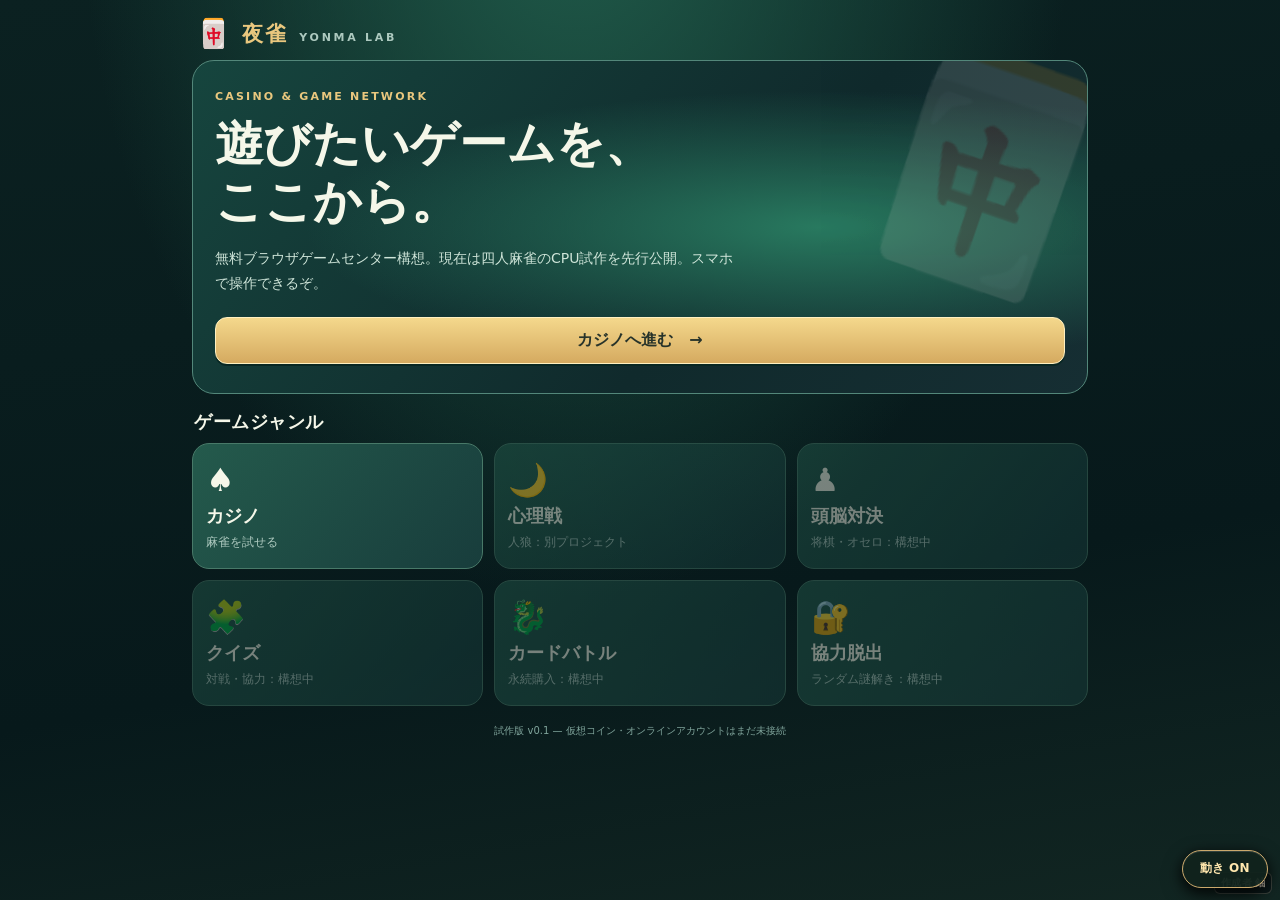
<file: mahjong/index.html>
<!doctype html>
<html lang="ja">
<head>
<meta charset="utf-8" />
<meta name="viewport" content="width=device-width, initial-scale=1, viewport-fit=cover" />
<meta name="theme-color" content="#102c2a" />
<title>夜雀 | 麻雀・カジノ試作</title>
<style>
:root{color-scheme:dark;--bg:#091a1a;--bg2:#0c2523;--surface:#12332f;--surface2:#18453e;--edge:#376358;--ink:#f5f7e9;--muted:#adc9bf;--gold:#e9c77e;--accent:#8bdeba;--red:#e0786b;--dark:#082522;--r:15px;font-family:system-ui,-apple-system,"Hiragino Kaku Gothic ProN","Yu Gothic",sans-serif}
*{box-sizing:border-box}html{min-height:100%;background:var(--bg)}body{margin:0;background:radial-gradient(ellipse at 45% -15%,#215e4c 0,transparent 50%),linear-gradient(170deg,#0b2121,#07191b 65%,#122622);min-height:100vh;color:var(--ink);overflow-x:hidden}button,input,select{font:inherit}button{cursor:pointer;touch-action:manipulation}button:disabled{opacity:.43;cursor:not-allowed}.shell{max-width:920px;margin:0 auto;padding:0 12px calc(30px + env(safe-area-inset-bottom));}.header{display:flex;align-items:center;justify-content:space-between;gap:10px;padding:17px 4px 10px}.brand{display:flex;gap:8px;align-items:center;font-weight:900;letter-spacing:.13em;color:var(--gold);font-size:21px}.brand-symbol{font-size:28px;color:var(--accent)}.tiny{font-size:11px;color:var(--muted);line-height:1.5}.top-actions{display:flex;gap:7px}.iconbtn{color:var(--ink);border:1px solid var(--edge);background:var(--surface);border-radius:10px;padding:9px 11px;min-height:40px}.card{border:1px solid var(--edge);border-radius:var(--r);background:linear-gradient(145deg,rgba(28,68,58,.91),rgba(13,44,42,.95));box-shadow:0 9px 24px #0002;padding:16px;margin:11px 0}.hero{min-height:240px;padding:29px 22px;border-radius:22px;display:flex;flex-direction:column;justify-content:center;background:radial-gradient(ellipse at 70% 50%,#28795f 0,transparent 58%),linear-gradient(130deg,#16453e,#102a2c 60%,#162e33);border:1px solid #53877a;position:relative;overflow:hidden}.hero:after{content:"🀄";font-size:210px;line-height:1;position:absolute;right:-30px;top:5px;opacity:.13;transform:rotate(19deg);pointer-events:none}.hero>*{position:relative;z-index:1}.eyebrow{font-size:11px;letter-spacing:.2em;color:var(--gold);font-weight:900}.hero h1{font-size:clamp(28px,8vw,48px);line-height:1.2;margin:12px 0 10px}.lead{color:#cfe5d9;line-height:1.8;margin:6px 0 20px;font-size:14px;max-width:530px}.btn{border:1px solid #6ba78f;border-radius:12px;padding:12px 15px;background:linear-gradient(#2d856e,#266c5d);color:#f8fff9;font-weight:800;min-height:46px;box-shadow:0 2px 0 #082723;text-align:center}.btn.secondary{background:#1b3e39;color:var(--ink);border-color:#457569}.btn.gold{background:linear-gradient(#f4d88c,#d5aa60);color:#27332a;border-color:#fff0c0}.btn.ghost{background:transparent;box-shadow:none}.btn.small{padding:8px 10px;min-height:34px;font-size:12px}.btn.block{width:100%}.btn:active,.iconbtn:active{transform:translateY(1px)}.menu-grid{display:grid;grid-template-columns:repeat(2,minmax(0,1fr));gap:11px}.menu-tile{min-height:126px;border:1px solid #487968;border-radius:17px;background:linear-gradient(130deg,#245a4c,#183d3c);padding:17px 13px;text-align:left;color:var(--ink);display:flex;flex-direction:column;justify-content:space-between}.menu-tile .emoji{font-size:32px}.menu-tile strong{font-size:18px}.menu-tile .sub{color:var(--muted);font-size:12px}.menu-tile[disabled]{opacity:.47}.section-title{font-weight:900;font-size:18px;letter-spacing:.03em;margin:16px 2px 9px}.crumb{display:flex;align-items:center;gap:7px;font-size:12px;color:var(--muted);margin:4px 1px 12px;flex-wrap:wrap}.crumb span:last-child{color:var(--gold)}.pill{font-size:11px;font-weight:800;color:var(--dark);background:var(--gold);border-radius:40px;padding:3px 8px;white-space:nowrap}.note{color:var(--muted);font-size:12px;line-height:1.7}.warning{border-color:#a8784e;background:#473827;color:#ffebca;padding:11px;border-radius:10px;font-size:12px;line-height:1.65;margin-top:12px}.form-grid{display:grid;grid-template-columns:repeat(2,minmax(0,1fr));gap:13px}.field{display:flex;flex-direction:column;gap:6px}.field label{font-size:12px;color:var(--muted);font-weight:750}.field select,.field input{width:100%;background:#091f20;border:1px solid #48786b;border-radius:10px;color:var(--ink);padding:11px 10px;font-size:15px;min-height:43px}.field.check{flex-direction:row;align-items:center;border:1px solid #3f7266;padding:10px;border-radius:12px;background:#143a35}.field.check input{min-height:auto;width:20px;height:20px;accent-color:#b5dba7}.field.check label{font-size:13px;color:var(--ink)}.full{grid-column:1/-1}.setting-group{border-top:1px solid #2e5a50;padding-top:12px;margin-top:16px}.two-buttons{display:grid;grid-template-columns:1fr 1fr;gap:8px;margin-top:15px}.scoreboard{display:grid;grid-template-columns:repeat(4,minmax(0,1fr));gap:5px;margin:8px 0}.player{border:1px solid #3c6d60;border-radius:11px;padding:10px 4px;text-align:center;background:#143a35;min-width:0}.player.current{background:#236650;border-color:#e3ca87;box-shadow:0 0 0 1px #a38c5b inset}.player .name{font-size:11px;white-space:nowrap;overflow:hidden;text-overflow:ellipsis;font-weight:800}.player .points{font-size:13px;white-space:nowrap;font-variant-numeric:tabular-nums;margin-top:5px}.player .status{font-size:10px;color:var(--gold);height:15px;margin-top:4px}.board{position:relative;border:1px solid #568c7e;background:radial-gradient(circle at center,#1e6551,#145140 65%,#0c3b35);border-radius:19px;box-shadow:inset 0 0 45px #001b15a6;min-height:260px;padding:11px 8px}.board-head{display:flex;align-items:center;justify-content:space-between;gap:10px;margin-bottom:12px;font-size:12px;color:#deecdd}.board-head strong{font-size:17px;color:var(--gold)}.river-grid{display:grid;grid-template-columns:1fr 1fr;gap:8px}.river{border:1px solid #397966;background:#071f1c42;border-radius:10px;padding:6px;min-height:98px}.river-name{font-size:11px;color:#c2ddcc;font-weight:800;display:flex;justify-content:space-between;margin-bottom:5px}.river .tiles{display:flex;flex-wrap:wrap;gap:2px}.center-tiles{margin-top:10px;background:#0b2d2750;border-radius:9px;padding:7px;display:flex;justify-content:space-between;gap:6px;align-items:center}.seat-melds{display:flex;flex-wrap:wrap;gap:3px;margin-top:7px;min-height:26px}.meld{display:flex;gap:2px;border:1px solid #71917b;border-radius:7px;padding:2px}.tile{color:#18372e;background:linear-gradient(150deg,#fffdf0,#e3e7d3);border:1px solid #b2c3b3;border-bottom:4px solid #9ba99a;border-radius:5px;display:flex;flex-direction:column;align-items:center;justify-content:center;flex-shrink:0;min-width:25px;width:25px;height:39px;user-select:none;line-height:1;box-shadow:0 2px 2px #0018;position:relative;overflow:hidden}.tile .val{font-size:15px;font-weight:900;color:#192b24;white-space:nowrap}.tile .val.suit-number{font-size:16px}.tile .suit{font-size:9px;margin-top:3px;font-weight:900;color:#386e7c}.tile.suit1 .suit{color:#cc665e}.tile.suit2 .suit{color:#348665}.tile.honor .val{font-size:17px}.tile.red .val,.tile.red .suit{color:#bd3f36}.tile.river-tile{min-width:20px;width:20px;height:29px;border-bottom-width:3px}.tile.river-tile .val{font-size:12px}.tile.river-tile .suit{font-size:7px;margin-top:1px}.tile.sm{min-width:22px;width:22px;height:32px;border-bottom-width:3px}.tile.sm .val{font-size:12px}.tile.sm .suit{font-size:8px}.tile.back{background:linear-gradient(#367361,#184837);color:#e4ffdc;border-color:#649986}.tile button{border:0}.tile.hand{width:calc((100vw - 49px) / 14);min-width:0;max-width:40px;height:clamp(48px,11.5vw,58px);border-radius:5px;cursor:pointer;padding:0;border-bottom-width:5px}.tile.hand .val{font-size:clamp(15px,4.7vw,23px)}.tile.hand .suit{font-size:clamp(9px,2.3vw,12px);margin-top:3px}.tile.hand.drawn{margin-left:5px;border-color:#dcb45d;box-shadow:0 0 0 2px #dcb45d50}.tile.hand.can-riichi{box-shadow:0 0 0 2px #edce6c}.tile.hand:active{transform:translateY(-5px)}.tile.selected{outline:3px solid #edc560;outline-offset:1px}.tile.called{opacity:.56;transform:rotate(90deg)}.tilebackrow{display:flex;flex-wrap:wrap;gap:3px}.hand-panel{padding:12px 8px 13px;background:linear-gradient(#14392f,#102e2b);border:1px solid #4a8072;border-radius:15px;margin:10px 0}.handline{display:flex;justify-content:space-between;align-items:center;gap:8px;margin-bottom:10px;font-size:13px}.handline strong{color:var(--gold)}.hand-tiles{display:flex;align-items:end;justify-content:center;gap:1px;min-height:64px;overflow:visible}.actions{display:flex;gap:7px;flex-wrap:wrap;margin-top:12px}.actions .btn{flex:1 1 90px}.actions .btn.gold{flex:1 0 100px}.events{font-size:11px;line-height:1.7;color:#cee3db;padding:10px 11px;background:#0a2724b5;border:1px solid #2c6052;border-radius:12px;margin-top:8px}.events b{color:var(--gold)}.bottom-link{margin-top:15px;display:flex;justify-content:space-between;align-items:center;gap:7px}.admin{border:1px solid #d5b772;background:linear-gradient(135deg,#303728,#102523);border-radius:14px;padding:13px;margin:10px 0}.admin h3{font-size:17px;color:var(--gold);margin:3px 0 7px}.admin h4{font-size:13px;margin:15px 0 7px}.admin-row{border:1px solid #5c6d53;border-radius:10px;padding:8px;margin:7px 0}.admin-hand{display:flex;gap:3px;flex-wrap:wrap;margin-top:6px}.admin-tile{padding:2px;border:0;border-radius:7px;background:transparent}.admin-tile:focus-visible{outline:2px solid #e5c678}.admin-wall{display:grid;grid-template-columns:repeat(8,minmax(0,1fr));gap:5px;max-height:390px;overflow-y:auto;border:1px solid #355947;border-radius:9px;padding:7px;background:#091b19}.wall-item{display:flex;flex-direction:column;gap:2px;align-items:center}.wall-item .index{font-size:9px;color:#b6cab7}.wall-item button{padding:0;background:transparent;border:0}.admin-help{font-size:12px;color:#f0e4b8;line-height:1.7}.admin-predict{display:grid;grid-template-columns:repeat(4,1fr);gap:4px}.admin-predict .prediction{font-size:10px;background:#173f36;border-radius:7px;text-align:center;padding:5px 1px;display:flex;flex-direction:column;align-items:center;gap:4px}.meta{display:flex;gap:8px;flex-wrap:wrap;font-size:11px;color:var(--muted)}.result{border:2px solid #d4b978;background:linear-gradient(145deg,#2e553e,#1b3237);border-radius:18px;padding:18px 14px;margin-top:9px}.result h2{margin:0 0 9px;color:#f9dfa4;font-size:24px}.result .yaku{display:flex;gap:5px;flex-wrap:wrap;margin:12px 0}.result .yaku span{border:1px solid #b1a66f;border-radius:7px;padding:5px 7px;font-size:12px;background:#344b3c}.rank-table{width:100%;border-collapse:collapse;font-size:13px}.rank-table td{padding:7px 3px;border-bottom:1px solid #52614c}.footer{margin:17px 3px 0;color:#80a59c;font-size:10px;text-align:center;line-height:1.6}.rules-summary{font-size:13px;line-height:1.9;color:#c5ddd2}.rules-summary strong{color:#fff6c9}.vspace{height:8px}@media(min-width:650px){.menu-grid{grid-template-columns:repeat(3,1fr)}.hero{min-height:290px}.board{min-height:340px;padding:20px}.tile.hand{width:38px;height:58px}.tile.hand .val{font-size:23px}.river{min-height:110px;padding:11px}.scoreboard{gap:10px}.player{padding:14px 8px}.player .name{font-size:14px}.player .points{font-size:17px}.admin-wall{grid-template-columns:repeat(12,minmax(0,1fr))}}@media(max-width:360px){.shell{padding-left:7px;padding-right:7px}.tile.hand{width:calc((100vw - 33px)/14)}.tile.hand .val{font-size:14px}.tile.river-tile{min-width:18px;width:18px}.btn.small{font-size:11px}.scoreboard .points{font-size:12px}}

</style>
<style id="creator-credit-style">
#creator-credit{position:fixed;right:8px;bottom:calc(6px + env(safe-area-inset-bottom, 0px));z-index:12;pointer-events:none;user-select:none;background:rgba(9,21,22,.76);border:1px solid rgba(250,235,204,.2);color:#f7ebd6;border-radius:6px;padding:3px 6px;font:600 10px/1.4 -apple-system,BlinkMacSystemFont,"Hiragino Kaku Gothic ProN","Yu Gothic",sans-serif;letter-spacing:.02em}
</style>
<link rel="stylesheet" href="../tabletop-finish.css?v=12">
</head>
<body>
<div id="app">
  <div class="shell">
    <div class="header"><div class="brand"><span class="brand-symbol">🀄</span>夜雀 YONMA LAB</div></div>
    <div class="card" style="margin-top:16px">
      <h2 style="margin-top:0">ゲームを起動できておらんようじゃ</h2>
      <p>この画面が表示され続ける場合、HTMLのプレビュー機能でJavaScriptが実行されていない可能性があるぞ。</p>
      <p>iPhoneの「ファイル」アプリやChatGPTのファイルプレビューでは動作しない場合がある。<strong>GitHub Pagesなどに公開して、SafariでURLを開く</strong>方式なら起動できる。</p>
      <p class="note">ゲームは端末内で動くHTML・JavaScriptで作られている。通信が必要な外部ライブラリは使っておらん。</p>
    </div>
  </div>
</div>
<noscript><p style="padding:1rem;color:#fff">JavaScriptが無効になっています。ブラウザで有効にしてください。</p></noscript>
<script>
/* YONMA LAB v0.1 - dependency-free riichi Mahjong test engine.
   Player 0 is human; the three other seats are CPUs. No real-money wagering.
   Physical tile ids 0..135 preserve four-copy invariants through admin swaps.
   Current scope: closed hands, pon, chi, riichi; kan and multiple-ron reserved for next release.
*/
(function(root){
'use strict';
const Y = {};
const SUITS=['萬','筒','索'];
const HONORS=['東','南','西','北','白','發','中'];
const YAO=[0,8,9,17,18,26,27,28,29,30,31,32,33];
const YAO_SET=new Set(YAO);
const RED_TYPES=new Set([4,13,22]);
const ttype=id=>Math.floor(id/4);
const isRed=id=>RED_TYPES.has(ttype(id))&&id%4===0;
const isHonor=t=>t>=27;
const rank=t=>t%9+1;
const isTerminal=t=>t>=27||rank(t)===1||rank(t)===9;
const count=ids=>{const c=Array(34).fill(0);for(const id of ids)c[ttype(id)]++;return c;};
const display=t=>t>=27?HONORS[t-27]:rank(t)+SUITS[Math.floor(t/9)];
const tileText=id=>display(ttype(id));
const doraNext=t=>t<27?(t%9===8?t-8:t+1):t<=30?27+(t-27+1)%4:31+(t-31+1)%3;
const round100=n=>Math.ceil(n/100)*100;
const shuffle=(arr,rng=Math.random)=>{for(let i=arr.length-1;i>0;i--){let j=Math.floor(rng()*(i+1));[arr[i],arr[j]]=[arr[j],arr[i]];}return arr;};
const tileArray=()=>Array.from({length:136},(_,i)=>i);
function meldDecompose(c,want){
  // Enumerate all legal pair / set decompositions for best-scoring form.
  const tagged=[];
  for(let t=0;t<34;t++)if(c[t]>=2){c[t]-=2;const part=[];function rec(){const k=c.findIndex(n=>n>0);if(k===-1){if(part.length===want)tagged.push({pair:t,groups:part.map(g=>({...g}))});return;}if(part.length>=want)return;if(c[k]>=3){c[k]-=3;part.push({kind:'pon',t:k,open:false});rec();part.pop();c[k]+=3;}if(k<27&&k%9<=6&&c[k+1]>0&&c[k+2]>0){c[k]--;c[k+1]--;c[k+2]--;part.push({kind:'chi',t:k,open:false});rec();part.pop();c[k]++;c[k+1]++;c[k+2]++;}}rec();c[t]+=2;}
  return tagged;
}
// Memoized standard shanten DFS. Typical unmelded hand 13 or 14 tiles.
function shantenStandard(arr,melds=0){
  const c=arr.slice();let best=8;
  const dfs=(i,ments,taatsu,pairs)=>{
    while(i<34&&c[i]===0)i++;
    if(i>=34){let t=Math.min(taatsu,4-melds-ments);let s=8-2*(melds+ments)-t-Math.min(1,pairs);best=Math.min(best,s);return;}
    if(c[i]>=3){c[i]-=3;dfs(i,ments+1,taatsu,pairs);c[i]+=3;}
    if(i<27&&i%9<7&&c[i+1]&&c[i+2]){c[i]--;c[i+1]--;c[i+2]--;dfs(i,ments+1,taatsu,pairs);c[i]++;c[i+1]++;c[i+2]++;}
    if(c[i]>=2){c[i]-=2;dfs(i,ments,taatsu,pairs+1);c[i]+=2;}
    if(i<27&&i%9<8&&c[i+1]){c[i]--;c[i+1]--;dfs(i,ments,taatsu+1,pairs);c[i]++;c[i+1]++;}
    if(i<27&&i%9<7&&c[i+2]){c[i]--;c[i+2]--;dfs(i,ments,taatsu+1,pairs);c[i]++;c[i+2]++;}
    c[i]--;dfs(i,ments,taatsu,pairs);c[i]++;
  };
  dfs(0,0,0,0);return Math.max(-1,best);
}
function shanten(c, melds=0){
  let best=shantenStandard(c,melds);
  if(!melds){const pairs=c.filter(x=>x>=2).length;const uniq=c.filter(x=>x>0).length;best=Math.min(best,6-pairs+Math.max(0,7-uniq));const y=YAO.filter(t=>c[t]>0).length;const pair=YAO.some(t=>c[t]>1);best=Math.min(best,13-y-(pair?1:0));}
  return best;
}
function winningShape(c,melds=0){
  if(!melds&&YAO.every(t=>c[t]>0)&&YAO.some(t=>c[t]>1))return true;
  if(!melds&&c.filter(n=>n===2).length===7)return true;
  return meldDecompose(c.slice(),4-melds).length>0;
}
const seatWind=(game,seat)=>27+(seat-game.dealer+4)%4;
const prevailingWind=game=>27+game.wind;
function canTenpai(p){const c=count(p.hand);return shanten(c,p.melds.length)===0;}
function doraOf(game){return Array.from({length:game.kans+1},(_,i)=>doraNext(ttype(game.dead[4+i*2])));}
function uraOf(game){return Array.from({length:game.kans+1},(_,i)=>doraNext(ttype(game.dead[5+i*2])));}
function yakumanCheck(all, groups,pair, ctx, special){
  const ys=[];const cs=count(all);
  const push=(s,m=1)=>ys.push({name:s,han:13*m,yakuman:m});
  if(special==='kokushi'){
    push('国士無双',ctx.doubleYakuman&&cs[ttype(ctx.winTile)]===2&&ctx.singleKokushiWait?2:1);
  }
  const dragon=[31,32,33].filter(t=>groups.some(g=>g.kind!=='chi'&&g.t===t));
  const wind=[27,28,29,30].filter(t=>groups.some(g=>g.kind!=='chi'&&g.t===t));
  if(dragon.length===3)push('大三元');
  if(wind.length===4)push('大四喜',ctx.doubleYakuman?2:1);
  else if(wind.length===3&&pair>=27&&pair<=30)push('小四喜');
  if(all.every(id=>ttype(id)>=27))push('字一色');
  if(all.every(id=>ttype(id)<27 && [1,9].includes(rank(ttype(id)))))push('清老頭');
  const GREEN=new Set([19,20,21,23,25,32]); // 2s,3s,4s,6s,8s,発
  if(all.every(id=>GREEN.has(ttype(id))))push('緑一色');
  if(groups.length===4&&groups.every(g=>g.kind==='pon'||g.kind==='kan')&&groups.every(g=>g.open===false)&&(ctx.tsumo||ctx.waitKind==='pair'))push('四暗刻');
  if(groups.filter(g=>g.kind==='kan').length===4)push('四槓子');
  if(ctx.tenhou)push('天和');
  if(ctx.chiihou)push('地和');
  if(ctx.local?.daisharin&&ctx.closed&&all.length===14&&all.every(id=>ttype(id)>=10&&ttype(id)<=16)&&[10,11,12,13,14,15,16].every(t=>cs[t]===2))push('大車輪');
  if(ctx.local?.renhou&&ctx.renhou)push('人和');
  if(ctx.closed&&all.length===14&&!ctx.melds.length){
    const suits=[0,1,2].filter(s=>all.every(id=>ttype(id)>=s*9&&ttype(id)<s*9+9));
    if(suits.length===1){const base=suits[0]*9;
      if(cs[base]>=3&&cs[base+8]>=3&&[1,2,3,4,5,6,7].every(n=>cs[base+n]>=1))push('九蓮宝燈');
    }
  }
  return ys;
}
function evaluateHand(game,seat,winTile,tsumo,from=-1){
  const p=game.players[seat], concealed=p.hand.slice();
  if(!tsumo)concealed.push(winTile);
  if(concealed.length!==14-3*p.melds.length)return null;
  const all=concealed.concat(p.melds.flatMap(m=>m.tiles));
  const c=count(concealed),tile=ttype(winTile),closed=p.melds.every(m=>!m.open);
  const special=[];
  if(!p.melds.length&&YAO.every(t=>c[t]>=1)&&YAO.some(t=>c[t]>=2)) special.push({kind:'kokushi'});
  if(!p.melds.length&&c.filter(n=>n===2).length===7)special.push({kind:'chiitoi'});
  for(const x of meldDecompose(c.slice(),4-p.melds.length))special.push({kind:'normal',...x});
  const ctx={seat,winTile,tsumo,closed,melds:p.melds,local:game.settings.local, doubleYakuman:game.settings.doubleYakuman,
    tenhou:tsumo&&p.ownDrawCount===1&&p.ownDiscardCount===0&&seat===game.dealer&&!game.callMade,
    chiihou:tsumo&&p.ownDrawCount===1&&p.ownDiscardCount===0&&seat!==game.dealer&&!game.callMade,
    renhou:!tsumo&&p.ownDrawCount===0&&seat!==game.dealer&&!game.callMade,
    singleKokushiWait:false};
  let best=null;
  for(const a of special){
    const groups=a.kind==='normal'?[...a.groups,...p.melds.map(m=>({kind:m.kind,t:m.t,open:m.open,tiles:m.tiles}))]:[];
    const pair=a.kind==='normal'?a.pair:-1;
    const positions=a.kind!=='normal'?[{kind:'special'}]:[
      ...(pair===tile?[{kind:'pair',i:-1}]:[]),
      ...a.groups.flatMap((g,i)=>g.kind==='pon'&&g.t===tile?[{kind:'pon',i}]:g.kind==='chi'&&tile>=g.t&&tile<=g.t+2?[{kind:'chi',i}]:[])
    ];
    if(!positions.length)continue;
    for(const pos of positions){
      const y=[];const add=(name,han)=>y.push({name,han});
      let yak=yakumanCheck(all,groups,pair,{...ctx,waitKind:pos.kind},a.kind);
      if(yak.length){let countY=yak.reduce((n,a)=>n+a.yakuman,0);let pt=8000*countY;let r=scorePoints(pt,seat===game.dealer,tsumo);
        const scored={name:yak.map(x=>x.name).join('・'),yaku:yak,han:13*countY,fu:0,yakuman:countY,base:pt,pay:r,score:r.total};
        if(!best||scored.score>best.score)best=scored;continue;}
      if(p.doubleRiichi)add('ダブル立直',2);
      else if(p.riichi)add('立直',1);
      if(p.riichi&&p.ippatsu)add('一発',1);
      if(tsumo&&closed)add('門前清自摸和',1);
      if(game.live.length===0)add(tsumo?'海底摸月':'河底撈魚',1);
      if(all.every(id=>{let t=ttype(id);return t<27&&rank(t)!==1&&rank(t)!==9})&&(closed||game.settings.kuitan))add('断么九',1);
      if(a.kind==='kokushi')continue;
      let fu=20;
      if(a.kind==='chiitoi'){add('七対子',2);fu=25;if(all.every(id=>isTerminal(ttype(id))))add('混老頭',2);}
      if(a.kind==='normal'){
        const seqs=groups.filter(g=>g.kind==='chi'),pons=groups.filter(g=>g.kind==='pon'||g.kind==='kan');
        const valPair=pair===seatWind(game,seat)||pair===prevailingWind(game)||pair>=31;
        const pinfu=closed&&seqs.length===4&&!valPair&&pos.kind==='chi'&&
          !(tile===a.groups[pos.i].t+1 || (a.groups[pos.i].t%9===0&&tile===a.groups[pos.i].t+2) || (a.groups[pos.i].t%9===6&&tile===a.groups[pos.i].t));
        if(pinfu)add('平和',1);
        if(closed){const map=new Map();for(const g of a.groups.filter(g=>g.kind==='chi'))map.set(g.t,(map.get(g.t)||0)+1);
          const duplicates=[...map.values()].filter(v=>v>=2).reduce((n,v)=>n+Math.floor(v/2),0);
          if(duplicates>=2)add('二盃口',3);else if(duplicates>=1)add('一盃口',1);
        }
        for(const g of pons){if(g.t>=31)add('役牌 '+display(g.t),1);if(g.t===seatWind(game,seat))add('自風 '+display(g.t),1);if(g.t===prevailingWind(game))add('場風 '+display(g.t),1);}
        const sig=new Set(seqs.map(g=>g.t));for(let r=0;r<7;r++)if(sig.has(r)&&sig.has(9+r)&&sig.has(18+r)){add('三色同順',closed?2:1);break;}
        for(let s=0;s<3;s++)if(sig.has(s*9)&&sig.has(s*9+3)&&sig.has(s*9+6)){add('一気通貫',closed?2:1);break;}
        const setP=new Set(pons.map(g=>g.t));for(let r=0;r<9;r++)if(setP.has(r)&&setP.has(9+r)&&setP.has(18+r)){add('三色同刻',2);break;}
        if(pons.length===4)add('対々和',2);
        const closedP=pons.filter(g=>!g.open && !(g.kind==='pon'&&!tsumo&&pos.kind==='pon'&&a.groups[pos.i]===g));
        if(closedP.length>=3)add('三暗刻',2);
        if(pons.filter(g=>g.kind==='kan').length>=3)add('三槓子',2);
        const ds=pons.filter(g=>g.t>=31).length;
        if(ds>=2&&pair>=31)add('小三元',2);
        const groupTerm=g=>g.kind==='chi'?g.t%9===0||g.t%9===6:isTerminal(g.t);
        if(groups.every(groupTerm)&&isTerminal(pair)&&seqs.length>0){
          if(all.every(id=>ttype(id)<27))add('純全帯么九',closed?3:2);
          else add('混全帯么九',closed?2:1);
        }
        if(groups.every(g=>g.kind!=='chi')&&all.every(id=>isTerminal(ttype(id))))add('混老頭',2);
        // Separate Fu accounting, with 20 fu pinfu tsumo and 30 fu open pinfu-shaped ron.
        if(closed&&!tsumo)fu+=10;
        if(tsumo&&!pinfu)fu+=2;
        if(pair===seatWind(game,seat))fu+=2;
        if(pair===prevailingWind(game))fu+=2;
        if(pair>=31)fu+=2;
        if(pos.kind==='pair')fu+=2;
        if(pos.kind==='chi'){
          let start=a.groups[pos.i].t;
          if(tile===start+1 || (start%9===0&&tile===start+2) || (start%9===6&&tile===start))fu+=2;
        }
        for(const g of pons){let open=g.open||(g.kind==='pon'&&!tsumo&&pos.kind==='pon'&&a.groups[pos.i]===g);
          let value=(g.kind==='kan'?8:2)*(open?1:2)*(isTerminal(g.t)?2:1);fu+=value;}
        if(pinfu&&tsumo)fu=20;
        else if(fu===20&&!closed&&!tsumo)fu=30;
        else fu=Math.ceil(fu/10)*10;
      }
      const colors=new Set(all.filter(id=>ttype(id)<27).map(id=>Math.floor(ttype(id)/9)));const honors=all.some(id=>ttype(id)>=27);
      if(colors.size===1){if(honors)add('混一色',closed?3:2);else add('清一色',closed?6:5);}
      // Dora does not provide an independent winning yaku.
      const baseHan=y.reduce((n,x)=>n+x.han,0);
      if(!baseHan)continue;
      const dora=doraOf(game),ura=p.riichi?uraOf(game):[];
      const d=all.filter(id=>dora.includes(ttype(id))).reduce((n,id)=>n+dora.filter(t=>t===ttype(id)).length,0);
      const u=all.filter(id=>ura.includes(ttype(id))).reduce((n,id)=>n+ura.filter(t=>t===ttype(id)).length,0);
      const reds=game.settings.red?all.filter(isRed).length:0;
      if(d)add('ドラ',d);if(u)add('裏ドラ',u);if(reds)add('赤ドラ',reds);
      const han=y.reduce((n,x)=>n+x.han,0);
      let base=han>=13?8000:han>=11?6000:han>=8?4000:han>=6?3000:Math.min(2000,fu*Math.pow(2,han+2));
      const pay=scorePoints(base,seat===game.dealer,tsumo);
      const scored={name:y.map(x=>x.name).join('・'),yaku:y,han,fu,yakuman:0,base,pay,score:pay.total};
      if(!best||scored.score>best.score||(scored.score===best.score&&scored.han>best.han))best=scored;
    }
  }
  return best;
}
function scorePoints(base,dealer,tsumo){
  if(!tsumo){const amount=round100(base*(dealer?6:4));return {ron:amount,total:amount};}
  if(dealer){const each=round100(base*2);return {ko:each,oya:each,total:each*3};}
  const ko=round100(base),oya=round100(base*2);return {ko,oya,total:ko*2+oya};
}
function winTypes(p){const out=[],c=count(p.hand);for(let t=0;t<34;t++){if(c[t]===4)continue;c[t]++;if(winningShape(c,p.melds.length))out.push(t);c[t]--;}return out;}
function furiten(p){const waits=winTypes(p);return p.tempFuriten||p.riichiFuriten||p.river.some(x=>waits.includes(ttype(x.id)));}
function discardCandidates(p){
  const c=count(p.hand),uniq=[...new Set(p.hand.map(ttype))];return uniq.map(t=>{c[t]--;const s=shanten(c,p.melds.length);let eff=0;
    for(let u=0;u<34;u++){if(c[u]>=4)continue;c[u]++;if(shanten(c,p.melds.length)<s)eff+=4-c[u]+1;c[u]--;}
    c[t]++;return {t,s,eff};
  });
}
function chooseCpuDiscard(p, level, rng=Math.random){
  if(p.riichi)return p.hand.length-1;
  const options=discardCandidates(p),min=Math.min(...options.map(o=>o.s));let candidates=options.filter(o=>o.s===min);
  const precision=level>=90?.96:Math.max(.35,level/110);
  if(rng()>precision)candidates=options;
  candidates.sort((a,b)=>b.eff-a.eff+((a.t>=27?0:rank(a.t)===1||rank(a.t)===9?1:0)-(b.t>=27?0:rank(b.t)===1||rank(b.t)===9?1:0))*.2);
  let pick=candidates[0];if(rng()<(.5-precision/2))pick=candidates[Math.floor(rng()*Math.min(4,candidates.length))];
  let idx=p.hand.findIndex(id=>ttype(id)===pick.t&&!isRed(id));if(idx<0)idx=p.hand.findIndex(id=>ttype(id)===pick.t);
  return idx;
}
function canRiichiDiscard(game,p,idx){
  if(p.riichi||p.melds.some(m=>m.open)||p.score<1000||game.live.length<4)return false;
  let ids=p.hand.slice();ids.splice(idx,1);return shanten(count(ids),p.melds.length)===0;
}
function makeChiOptions(p,t){
  if(t>=27)return [];
  const c=count(p.hand),opts=[];
  for(let s=t-2;s<=t;s++){if(s<0||Math.floor(s/9)!==Math.floor(t/9)||s%9>6)continue;
    const pair=[s,s+1,s+2].filter(x=>x!==t);if(c[pair[0]]>0&&c[pair[1]]>0)opts.push(pair);
  }return opts;
}
class Game {
  constructor(settings={},rng=Math.random){this.rng=rng;this.settings={length:'east',tobi:true,kuitan:true,red:true,allowCall:true,local:{daisharin:false,renhou:false},cpuMode:'random',cpuCenter:60,cpuRange:10,doubleYakuman:false,...settings};
    this.settings.local={daisharin:false,renhou:false,...settings.local};this.events=[];
    this.players=Array.from({length:4},(_,i)=>({seat:i,name:i===0?'あなた':'CPU '+i,score:25000,bot:i!==0,level:Math.min(100,Math.max(1,Math.round(this.settings.cpuMode==='fixed'?this.settings.cpuCenter:this.settings.cpuCenter+(this.rng()*2-1)*this.settings.cpuRange)))}));
    this.wind=0;this.kyoku=0;this.dealer=0;this.honba=0;this.kyoutaku=0;this.roundCount=0;this.matchOver=false;this.result=null;this.startHand();
  }
  log(message){this.events.push(message);if(this.events.length>60)this.events.shift();}
  startHand(){
    this.live=shuffle(tileArray(),this.rng);this.dead=this.live.splice(-14);this.kans=0;this.callMade=false;this.turnCount=0;this.result=null;this.phase='draw';this.pending=null;this.lastDiscard=null;
    for(const p of this.players){p.hand=[];p.melds=[];p.river=[];p.riichi=false;p.doubleRiichi=false;p.ippatsu=false;p.tempFuriten=false;p.riichiFuriten=false;p.drawn=null;p.riichiTurns=0;p.ownDrawCount=0;p.ownDiscardCount=0;}
    for(let j=0;j<13;j++)for(let seat=0;seat<4;seat++)this.players[seat].hand.push(this.live.shift());
    this.current=this.dealer;this.log(`${this.wind===0?'東':'南'}${this.kyoku+1}局 開始（親：${this.players[this.dealer].name}）`);
    this.draw();
  }
  draw(){if(this.phase!=='draw')return false;if(!this.live.length){this.exhaustive();return false;}
    const p=this.players[this.current];p.drawn=this.live.shift();p.hand.push(p.drawn);p.tempFuriten=false;this.phase='play';return true;}
  active(){return this.players[this.current];}
  possibleTsumo(){if(this.phase!=='play')return null;const p=this.active();return p.drawn===null?null:evaluateHand(this,this.current,p.drawn,true);}
  possibleRiichi(){if(this.phase!=='play')return [];const p=this.active();return p.hand.map((_,i)=>i).filter(i=>canRiichiDiscard(this,p,i));}
  tsumo(){const score=this.possibleTsumo();if(!score)return false;this.finishWin(this.current,-1,this.active().drawn,true,score);return true;}
  discard(idx,declareRiichi=false){
    if(this.phase!=='play'||!Number.isInteger(idx))return false;const p=this.active();if(idx<0||idx>=p.hand.length)return false;
    if(p.riichi&&p.hand[idx]!==p.drawn)return false;
    if(declareRiichi&&!canRiichiDiscard(this,p,idx))return false;
    const tile=p.hand.splice(idx,1)[0];if(declareRiichi){p.score-=1000;this.kyoutaku++;p.riichi=true;p.doubleRiichi=p.ownDiscardCount===0&&!this.callMade;p.ippatsu=true;p.riichiTurns=0;this.log(`${p.name}がリーチ！`);}
    else if(p.riichi&&p.riichiTurns>0)p.ippatsu=false;
    p.drawn=null;p.ownDiscardCount++;p.river.push({id:tile,riichi:declareRiichi,called:false});this.lastDiscard={seat:p.seat,id:tile};this.turnCount++;this.log(`${p.name}：${tileText(tile)}を打牌`);
    this._resolveDiscard();return true;
  }
  _resolveDiscard(){const from=this.lastDiscard.seat,id=this.lastDiscard.id,t=ttype(id);
    const ronSeats=[];
    for(let i=1;i<=3;i++){const seat=(from+i)%4,p=this.players[seat];if(!furiten(p)&&evaluateHand(this,seat,id,false,from))ronSeats.push(seat);}
    // Human first receives chance to ron, otherwise nearest seat to discarder wins (head-bump).
    if(ronSeats.includes(0)){this.pending={kind:'ron',from,id,ronSeats};this.phase='response';return;}
    if(ronSeats.length){const seat=ronSeats[0];this.finishWin(seat,from,id,false,evaluateHand(this,seat,id,false,from));return;}
    this._resolveCalls();
  }
  _resolveCalls(){if(!this.settings.allowCall||!this.live.length){this._nextAfterDiscard();return;}
    const from=this.lastDiscard.seat,id=this.lastDiscard.id,t=ttype(id),p0=this.players[0];
    if(from!==0&&!p0.riichi){let pon=count(p0.hand)[t]>=2;let chi=(0===(from+1)%4)?makeChiOptions(p0,t):[];
      if(pon||chi.length){this.pending={kind:'call',from,id,pon,chi};this.phase='response';return;}}
    this._resolveCpuCalls();
  }
  _resolveCpuCalls(){
    const from=this.lastDiscard.seat,t=ttype(this.lastDiscard.id);
    // CPU call: limited to useful value-triplet Pon; avoids opening no-yaku hands.
    for(let i=1;i<=3;i++){let seat=(from+i)%4,p=this.players[seat];if(!p.bot||p.riichi)continue;
      if(count(p.hand)[t]>=2&&(t>=31||t===seatWind(this,seat)||t===prevailingWind(this))&&this.rng()<p.level/400){this._call(seat,'pon',[t,t]);return;}}
    this._nextAfterDiscard();
  }
  respond(action,chiIndex=0){if(this.phase!=='response'||!this.pending)return false;
    const x=this.pending;this.pending=null;
    if(x.kind==='ron'){
      if(action==='ron'){this.finishWin(0,x.from,x.id,false,evaluateHand(this,0,x.id,false,x.from));return true;}
      const p=this.players[0];p.tempFuriten=true;if(p.riichi)p.riichiFuriten=true;
      const another=x.ronSeats.filter(s=>s!==0);if(another.length){const seat=another[0];this.finishWin(seat,x.from,x.id,false,evaluateHand(this,seat,x.id,false,x.from));return true;}
      this._resolveCalls();return true;
    }
    if(action==='pon'&&x.pon){this._call(0,'pon',[ttype(x.id),ttype(x.id)]);return true;}
    if(action==='chi'&&x.chi[chiIndex]){this._call(0,'chi',x.chi[chiIndex]);return true;}
    this._resolveCpuCalls();return true;
  }
  _call(seat,kind,types){const x=this.lastDiscard,p=this.players[seat],received=[];
    for(const t of types){const i=p.hand.findIndex(id=>ttype(id)===t);if(i<0)throw Error('副露エラー: 牌不足');received.push(p.hand.splice(i,1)[0]);}
    p.melds.push({kind,t:kind==='pon'?ttype(x.id):Math.min(ttype(x.id),...types),open:true,tiles:[...received,x.id]});
    const entry=this.players[x.seat].river.at(-1);entry.called=true;
    this.current=seat;this.phase='play';p.drawn=null;this.callMade=true;
    for(const p1 of this.players)p1.ippatsu=false;
    this.log(`${p.name}：${kind==='chi'?'チー':'ポン'}`);
  }
  _nextAfterDiscard(){this.current=(this.lastDiscard.seat+1)%4;this.phase='draw';this.draw();}
  cpuPlay(){if(this.phase!=='play'||!this.active().bot)return false;
    const p=this.active();if(this.possibleTsumo()){this.tsumo();return true;}
    if(!p.riichi){const candidates=this.possibleRiichi();if(candidates.length&&this.rng()<p.level/120){let pick=chooseCpuDiscard(p,p.level,this.rng);if(!candidates.includes(pick))pick=candidates[0];return this.discard(pick,true);}}
    let idx=chooseCpuDiscard(p,p.level,this.rng);return this.discard(idx);}
  finishWin(seat,from,id,tsumo,score){if(!score)throw Error('アガリ判定失敗');
    const p=this.players[seat];this.phase='result';this.result={type:'win',seat,from,id,tsumo,score,detail:[]};
    if(!tsumo){let amt=score.pay.ron+this.honba*300;this.players[from].score-=amt;p.score+=amt;this.result.detail.push(`${this.players[from].name} → ${p.name}: ${amt.toLocaleString()}点`);}
    else {for(let i=0;i<4;i++)if(i!==seat){let amount=(i===this.dealer?score.pay.oya:score.pay.ko)+this.honba*100;this.players[i].score-=amount;p.score+=amount;this.result.detail.push(`${this.players[i].name} → ${p.name}: ${amount.toLocaleString()}点`);}}
    if(this.kyoutaku){const award=this.kyoutaku*1000;p.score+=award;this.result.detail.push('供託：'+award.toLocaleString()+'点');this.kyoutaku=0;}
    this.log(`${p.name}が${tsumo?'ツモ':'ロン'}！ ${score.han}翻 ${score.fu}符`);
    this._queueNext(seat===this.dealer);
  }
  exhaustive(){this.phase='result';const tenpai=this.players.map(p=>canTenpai(p)),n=tenpai.filter(Boolean).length,delta=Array(4).fill(0);
    if(n>0&&n<4){for(let i=0;i<4;i++){let d=tenpai[i]?3000/n:-3000/(4-n);this.players[i].score+=d;delta[i]=d;}}
    this.result={type:'draw',tenpai,delta,detail:tenpai.map((v,i)=>`${this.players[i].name}: ${v?'テンパイ':'ノーテン'} ${delta[i]>0?'+':''}${delta[i]}`)};
    this.log('流局（荒牌平局）');this._queueNext(tenpai[this.dealer]);}
  _queueNext(renchan){this.nextRenchan=renchan;this.matchOver=this.settings.tobi&&this.players.some(p=>p.score<0);}
  nextHand(){if(this.phase!=='result'||this.matchOver)return false;
    if(this.nextRenchan)this.honba++;else {this.honba=0;this.dealer=(this.dealer+1)%4;this.kyoku++;if(this.kyoku>=4){this.kyoku=0;this.wind++;}}
    const maxWind=this.settings.length==='east'?1:2;
    if(this.wind>=maxWind){this.matchOver=true;this.result.matchEnd=true;return false;}
    this.roundCount++;this.startHand();return true;
  }
  isAdminSwapAvailable(){return this.phase==='play'||this.phase==='response';}
  swapOwnWith(source,targetIndex,ownIndex){if(!this.isAdminSwapAvailable()||!Number.isInteger(ownIndex)||ownIndex<0||ownIndex>=this.players[0].hand.length)return false;
    let target=source==='wall'?this.live:source==='cpu1'?this.players[1].hand:source==='cpu2'?this.players[2].hand:source==='cpu3'?this.players[3].hand:null;
    if(!target||!Number.isInteger(targetIndex)||targetIndex<0||targetIndex>=target.length)return false;
    const me=this.players[0],old=me.hand[ownIndex],replacement=target[targetIndex];
    [me.hand[ownIndex],target[targetIndex]]=[replacement,old];
    if(me.drawn===old)me.drawn=replacement;
    if(source.startsWith('cpu')){const cp=this.players[Number(source.slice(-1))];if(cp.drawn===replacement)cp.drawn=old;}
    this.log('管理者検証：牌を交換');return true;
  }
  assertConservation(){const ids=[...this.live,...this.dead,...this.players.flatMap(p=>[...p.hand,...p.river.filter(r=>!r.called).map(r=>r.id),...p.melds.flatMap(m=>m.tiles)])];
    return ids.length===136&&new Set(ids).size===136;}
}
Y.Game=Game;Y.count=count;Y.shanten=shanten;Y.winningShape=winningShape;Y.meldDecompose=meldDecompose;Y.evaluateHand=evaluateHand;Y.chooseCpuDiscard=chooseCpuDiscard;Y.scorePoints=scorePoints;Y.canTenpai=canTenpai;Y.winTypes=winTypes;Y.furiten=furiten;Y.tileText=tileText;Y.type=ttype;Y.isRed=isRed;Y.isTerminal=isTerminal;Y.doraOf=doraOf;Y.uraOf=uraOf;Y.makeChiOptions=makeChiOptions;Y.display=display;Y.SUITS=SUITS;Y.HONORS=HONORS;
if(typeof module!=='undefined'&&module.exports)module.exports=Y;
root.Yonma=Y;
})(typeof window!=='undefined'?window:globalThis);

</script>
<script>
(function(){
'use strict';
const Y=window.Yonma;
const DEFAULT={length:'east',tobi:true,kuitan:true,red:true,allowCall:true,doubleYakuman:false,cpuMode:'random',cpuCenter:60,cpuRange:10,local:{daisharin:false,renhou:false}};
let persisted={};try{persisted=JSON.parse(localStorage.getItem('yonma_lab_settings')||'{}');}catch{}
const ui={screen:'home',settings:{...DEFAULT,...persisted,local:{...DEFAULT.local,...persisted.local}},game:null,admin:false,selected:null,riichi:false,wallAll:false,scheduled:false,toast:'',timer:null};
const $=id=>document.getElementById(id);
const esc=str=>String(str).replace(/[&<>"']/g,c=>({'&':'&amp;','<':'&lt;','>':'&gt;','"':'&quot;',"'":'&#39;'}[c]));
const fmt=n=>Number(n).toLocaleString('ja-JP');
const timeName=g=>(g.wind===0?'東':'南')+(g.kyoku+1)+'局';
const seatName=(g,i)=>['東','南','西','北'][(i-g.dealer+4)%4];
const turnsAhead=g=>g.phase==='draw'?g.current:g.phase==='response'?(g.lastDiscard.seat+1)%4:g.phase==='play'?(g.current+1)%4:g.current;
const testScope='この管理者パネルは端末内のCPU検証専用です。公開オンライン対戦時にはサーバー認証が必要になります。';
function tile(id,klass=''){
 if(id==null)return '<span class="tile back">?</span>';
 const type=Y.type(id),honor=type>=27,suit=honor?'':Math.floor(type/9);
 const mark=honor?Y.HONORS[type-27]:String(type%9+1);
 const suffix=honor?'':Y.SUITS[suit];
 const red=Y.isRed(id)&&ui.settings.red;
 return `<span class="tile ${klass} ${honor?'honor':'suit'+suit} ${red?'red':''}" aria-label="${esc(Y.tileText(id))}"><span class="val">${mark}</span>${honor?'':`<span class="suit">${suffix}</span>`}</span>`;
}
const btn=(text,act,klass='secondary',extra='')=>`<button class="btn ${klass}" data-act="${act}" ${extra}>${text}</button>`;
function header(sub=''){
 return `<div class="header"><div class="brand"><span class="brand-symbol">🀄</span><span>夜雀 <span class="tiny">YONMA LAB</span></span></div><div class="top-actions">${ui.screen==='home'?'':`<button class="iconbtn" data-act="home">⌂ ホーム</button>`}</div></div>${sub?`<div class="crumb">ゲームセンター <span>›</span> ${sub}</div>`:''}`;
}
function menu(name,icon,tag,target,enabled=true){return `<button class="menu-tile" data-act="${target}" ${enabled?'':'disabled'}><span class="emoji">${icon}</span><strong>${name}</strong><span class="sub">${tag}</span></button>`;}
function home(){return `${header()}<section class="hero"><div class="eyebrow">CASINO & GAME NETWORK</div><h1>遊びたいゲームを、<br>ここから。</h1><p class="lead">無料ブラウザゲームセンター構想。現在は四人麻雀のCPU試作を先行公開。スマホで操作できるぞ。</p>${btn('カジノへ進む　→','casino','gold')}</section><h2 class="section-title">ゲームジャンル</h2><div class="menu-grid">${menu('カジノ','♠️','麻雀を試せる','casino')}${menu('心理戦','🌙','人狼：別プロジェクト','noop',false)}${menu('頭脳対決','♟️','将棋・オセロ：構想中','noop',false)}${menu('クイズ','🧩','対戦・協力：構想中','noop',false)}${menu('カードバトル','🐉','永続購入：構想中','noop',false)}${menu('協力脱出','🔐','ランダム謎解き：構想中','noop',false)}</div><p class="footer">試作版 v0.1 — 仮想コイン・オンラインアカウントはまだ未接続</p>`;}
function casino(){return `${header('カジノ')}<section class="hero" style="min-height:190px"><div class="eyebrow">THE CASINO</div><h1>カジノ</h1><p class="lead">牌を読み、流れを見極める。まずはCPUとの四人麻雀から始めるのじゃ。</p></section><div class="menu-grid">${menu('四人麻雀','🀄','CPU3人・管理者牌山検証','mahjong')}${menu('5枚ポーカー','♠️','別の試作版で実装済み','noop',false)}${menu('大富豪','👑','制作予定','noop',false)}${menu('ルーレット','🎡','制作予定','noop',false)}${menu('競馬もどき','🏇','制作予定','noop',false)}</div><div class="bottom-link">${btn('← ゲームセンターへ','home')}${btn('⚙ 管理者CPU設定','adminSettings','secondary small')}</div>`;}
function field(label,html){return `<div class="field"><label>${label}</label>${html}</div>`;}
function select(name,values){return `<select data-set="${name}">${values.map(x=>`<option value="${x[0]}" ${String(ui.settings[name])===String(x[0])?'selected':''}>${x[1]}</option>`).join('')}</select>`;}
function checkbox(label,name){return `<div class="field check"><input type="checkbox" id="c-${name}" data-set="${name}" ${ui.settings[name]?'checked':''}><label for="c-${name}">${label}</label></div>`;}
function localCheckbox(label,name){return `<div class="field check"><input type="checkbox" id="l-${name}" data-local="${name}" ${ui.settings.local[name]?'checked':''}><label for="l-${name}">${label}</label></div>`;}
function adminSettings(){return `${header('管理者 › CPU設定')}<div class="card"><h2>⚙ カジノCPU管理</h2><p class="note">管理者が固定の実力、または基準値±幅を指定する。今は一人用試作のため、誰でも開けるローカル検証画面じゃ。オンライン化の際は管理者認証が必要。</p><div class="form-grid">${field('CPUの実力の決め方',select('cpuMode',[["random","ランダム（基準±幅）"],["fixed","全CPU固定"]]))}${field('固定値／基準値',`<input type="number" min="1" max="100" inputmode="numeric" data-set="cpuCenter" value="${ui.settings.cpuCenter}">`)}${field('ランダム幅（±）',`<input type="number" min="0" max="50" inputmode="numeric" data-set="cpuRange" value="${ui.settings.cpuRange}">`)}</div><p class="warning">強さ1〜100は現時点では戦術の選択精度を調整する試作値で、本物のプロ級AIを保証する数値ではない。設定は次の新規対局から適用される。</p><div class="two-buttons">${btn('← カジノへ','casino')}${btn('麻雀の設定へ →','mahjong','gold')}</div></div>`;}
function mahjong(){return `${header('カジノ › 四人麻雀')}<div class="card"><h2 style="margin:0 0 9px">🀄 四人リーチ麻雀</h2><p class="note">あなたは東家から開始。CPU3人と東風戦または東南戦を遊べる、端末内で完結するテスト版じゃ。</p><div class="form-grid">${field('対局の長さ',select('length',[['east','東風戦'],['south','東南戦']]))}${field('飛びの有無',select('tobi',[[true,'飛びあり（0点未満で終了）'],[false,'飛びなし']]))}${checkbox('赤ドラを使用','red')}${checkbox('喰いタンあり','kuitan')}${checkbox('チー・ポンあり','allowCall')}${checkbox('ダブル役満（一部）','doubleYakuman')}</div><div class="setting-group"><p class="note">CPU実力：${ui.settings.cpuMode==='fixed'?ui.settings.cpuCenter:'基準'+ui.settings.cpuCenter+'±'+ui.settings.cpuRange}（管理者設定）　${btn('変更','adminSettings','small')}</p><h3 style="margin:0 0 9px;font-size:15px">ローカル役（任意）</h3><div class="form-grid">${localCheckbox('大車輪（清一色・筒子2〜8の七対子）','daisharin')}${localCheckbox('人和（第一巡目のロン）','renhou')}</div><p class="note">採用基準が統一されない役は、初期設定で無効。今回はこの2種類のみ試験実装。</p></div><div class="warning">現バージョンで<strong>カン、複数同時ロン、九種九牌・四風連打などの途中流局、流し満貫、細かなオーラス終了判定</strong>は未対応。点数計算は標準的な役を実装してテスト中で、公式の完全準拠版ではないぞ。</div><div class="two-buttons">${btn('← カジノへ','casino')}${btn('対局開始 →','start','gold')}</div></div><div class="card"><h3>管理者検証でできること</h3><p class="note">全員の手牌・捨て牌・牌山の順序を表示する。自分の牌と、CPUの牌または牌山内の好きな牌を交換できる。普通のオンライン対局では利用できないローカル試験機能じゃ。</p></div>`;}
function scoreboard(g){return `<div class="scoreboard">${g.players.map((p,i)=>`<div class="player ${g.current===i&&g.phase!=='result'?'current':''}"><div class="name">${i===g.dealer?'♛ ':''}${p.name}</div><div class="points">${fmt(p.score)}<small>点</small></div><div class="status">${seatName(g,i)}家 ${p.riichi?'・立直':''}${p.bot?'':'・本人'}</div></div>`).join('')}</div>`;}
function board(g){const dora=Array.from({length:g.kans+1},(_,i)=>g.dead[4+i*2]);return `<section class="board"><div class="board-head"><div><strong>${timeName(g)}</strong> <span class="tiny">${g.honba}本場・供託${g.kyoutaku}本</span></div><span>山残り ${g.live.length}枚</span></div><div class="river-grid">${g.players.map((p,i)=>`<div class="river"><div class="river-name"><span>${p.name}　${seatName(g,i)}</span><span>${p.river.length}枚</span></div><div class="tiles">${p.river.map(r=>tile(r.id,`river-tile ${r.called?'called':''}`)).join('')}</div>${p.melds.length?`<div class="seat-melds">${p.melds.map(m=>`<div class="meld">${m.tiles.map(id=>tile(id,'sm')).join('')}</div>`).join('')}</div>`:''}</div>`).join('')}</div><div class="center-tiles"><div class="meta"><span>ドラ表示</span><span>${dora.map(id=>tile(id,'sm')).join('')}</span></div><span class="tiny">${g.settings.allowCall?'チー・ポン可':'門前のみ'}</span></div></section>`;}
function myHand(g){const p=g.players[0];const drawn=g.current===0&&g.phase==='play'?p.drawn:null;
 let hand=p.hand.map((id,index)=>({id,index}));let last=drawn===null?null:hand.pop();hand.sort((a,b)=>Y.type(a.id)-Y.type(b.id)||(Y.isRed(a.id)?1:0)-(Y.isRed(b.id)?1:0));if(last)hand.push(last);
 const moves=ui.riichi?g.possibleRiichi():null;
 const interactive=g.phase==='play'&&g.current===0;
 return `<div class="hand-panel"><div class="handline"><span><strong>あなたの手牌</strong> ${p.riichi?'<span class="pill">立直</span>':''}</span><span class="tiny">${interactive?ui.riichi?'光っている牌を選んでリーチ':'牌をタップして捨てる':g.phase==='response'?'鳴き・ロンの確認':g.phase==='result'?'局終了':'CPUが思考中…'}</span></div><div class="hand-tiles">${hand.map(x=>`<button type="button" class="tile hand ${x.id===drawn?'drawn':''} ${moves?.includes(x.index)?'can-riichi':''}" data-act="discard" data-index="${x.index}" ${!interactive||(ui.riichi&&!moves.includes(x.index))?'disabled':''}>${tileInside(x.id)}</button>`).join('')}</div><div class="actions">${controls(g)}</div></div>`;}
function tileInside(id){const t=Y.type(id),honor=t>=27;return `<span class="val" style="${Y.isRed(id)&&ui.settings.red?'color:#c34a42':''}">${honor?Y.HONORS[t-27]:t%9+1}</span>${honor?'':`<span class="suit" style="${Math.floor(t/9)===1?'color:#bd514c':Math.floor(t/9)===2?'color:#357e5a':''}">${Y.SUITS[Math.floor(t/9)]}</span>`}`;}
function controls(g){if(g.phase==='result')return '';
 if(g.phase==='response'&&g.pending){const x=g.pending;
 if(x.kind==='ron')return btn('ロン！','ron','gold')+btn('見送る','pass');
 return `${x.pon?btn('ポン','pon','gold'):''}${x.chi.map((op,i)=>btn('チー '+op.map(Y.display).join('・'),'chi','secondary',`data-index="${i}"`)).join('')}${btn('パス','pass')}`;
 }
 if(g.current===0&&g.phase==='play'){
  const canTsumo=!!g.possibleTsumo(),riichi=g.possibleRiichi().length>0;
  return `${canTsumo?btn('ツモ！','tsumo','gold'):''}${riichi?btn(ui.riichi?'立直を取消':'リーチ','riichi',ui.riichi?'gold':'secondary'):''}<span class="tiny" style="align-self:center">${ui.riichi?'リーチしたい捨て牌を選択':g.players[0].riichi?'ツモ切りのみ':'手牌から捨て牌を選択'}</span>`;
 }
 return '<span class="note">他家の打牌を処理しているぞ…</span>';
}
function result(g){const r=g.result;if(!r)return '';
 if(r.type==='win'){
  let p=g.players[r.seat],s=r.score;
  return `<section class="result"><div class="eyebrow">HAND RESULT</div><h2>${p.name}　${r.tsumo?'ツモ':'ロン'}！</h2><div style="font-size:21px;font-weight:900">${s.yakuman?s.yakuman+'倍役満':s.han+'翻 '+s.fu+'符'}　${fmt(s.pay.total)}点</div><div class="yaku">${s.yaku.map(y=>`<span>${esc(y.name)} ${y.yakuman?'役満':y.han+'翻'}</span>`).join('')}</div><div class="events">${r.detail.map(esc).join('<br>')}</div>${resultBtns(g)}</section>`;
 }
 return `<section class="result"><div class="eyebrow">EXHAUSTIVE DRAW</div><h2>流局</h2><p>山の牌を引き終えたのじゃ。</p><div class="events">${r.detail.map(esc).join('<br>')}</div>${resultBtns(g)}</section>`;
}
function resultBtns(g){let ranks=[...g.players].sort((a,b)=>b.score-a.score);let scores=g.matchOver||g.result.matchEnd?`<h3>対局終了</h3><table class="rank-table">${ranks.map((p,i)=>`<tr><td>${i+1}位</td><td>${p.name}</td><td>${fmt(p.score)}点</td></tr>`).join('')}</table>`:'';
 return `${scores}<div class="two-buttons">${btn('新しく始める','restart')}${btn(g.matchOver||g.result.matchEnd?'対局終了':'次の局へ →','next','gold',g.matchOver||g.result.matchEnd?'disabled':'')}</div>`;}
function projected(g){const start=turnsAhead(g);return `<div class="admin-predict">${Array.from({length:4},(_,i)=>{let first=((i-start+4)%4);const id=g.live[first];return `<div class="prediction"><b>${g.players[i].name}</b>${id!==undefined?tile(id,'sm'):'—'}<small>${first+1}番目</small></div>`;}).join('')}</div><p class="tiny">※ この予測は鳴きがなく、通常順に進んだ場合じゃ。鳴き・流局・和了で順番が変わる。</p>`;}
function admin(g){let mine=g.players[0];const mineRows=mine.hand.map((id,i)=>`<button type="button" class="admin-tile ${ui.selected===i?'selected':''}" data-act="selectMine" data-index="${i}" title="自分の牌${i+1}">${tile(id,'sm')}</button>`).join('');
 const cpu=g.players.slice(1).map((p,i)=>`<div class="admin-row"><div class="meta"><b>${p.name}</b><span>実力 ${p.level}/100</span><span>${Y.shanten(Y.count(p.hand),p.melds.length)}シャンテン</span></div><div class="admin-hand">${p.hand.map((id,j)=>`<button type="button" class="admin-tile" data-act="swap" data-source="cpu${i+1}" data-index="${j}" ${ui.selected==null?'disabled':''}>${tile(id,'sm')}</button>`).join('')}</div><p class="tiny">鳴き：${p.melds.map(m=>m.kind==='chi'?'チー':'ポン').join('・')||'なし'} ／ リーチ：${p.riichi?'あり':'なし'}</p></div>`).join('');
 const wall=g.live.slice(0,ui.wallAll?g.live.length:32).map((id,i)=>`<div class="wall-item"><span class="index">${i+1}</span><button type="button" data-act="swap" data-source="wall" data-index="${i}" ${ui.selected==null?'disabled':''}>${tile(id,'sm')}</button></div>`).join('');
 return `<section class="admin"><h3>🛠 管理者検証モード</h3><p class="admin-help">${testScope}</p><h4>あなたの牌（まず交換元を1枚選択）</h4><div class="admin-hand">${mineRows}</div><p class="admin-help">${ui.selected==null?'① 自分の牌を1枚選ぶ':`① ${Y.tileText(mine.hand[ui.selected])} を選択中 → ② CPUの牌または牌山をタップして交換`}</p><h4>全プレイヤーの手牌</h4>${cpu}<h4>次のツモ予測（鳴きなしの順序）</h4>${projected(g)}<h4>牌山（左上からツモ順）</h4><div class="admin-wall">${wall}</div>${g.live.length>32?`<div style="margin-top:9px">${btn(ui.wallAll?'先頭32枚だけ表示':'残りの牌山も表示','wallAll','small')}</div>`:''}<div class="warning">管理者による牌交換は検証用チート操作じゃ。交換した局の結果は公式記録・ランキングに使わない設計を想定しておる。</div>${btn('管理者画面を閉じる','adminToggle','secondary block')}</section>`;
}
function table(g){return `${header('カジノ › 四人麻雀 › 対局')}<div class="meta"><span>あなた＋CPU3人</span><span>実力 ${g.settings.cpuMode==='fixed'?g.settings.cpuCenter:g.settings.cpuCenter+'±'+g.settings.cpuRange}</span><span>${g.settings.tobi?'飛びあり':'飛びなし'}</span><span>${g.settings.length==='east'?'東風戦':'東南戦'}</span></div>${scoreboard(g)}${board(g)}${g.phase==='result'?result(g):myHand(g)}<div class="events"><b>対局ログ</b><br>${g.events.slice(-4).reverse().map(esc).join('<br>')}</div><div class="bottom-link">${btn(ui.admin?'🔐 検証パネルを閉じる':'🛠 管理者検証パネル','adminToggle','secondary small')}${btn('新規対局','restart','ghost small')}</div>${ui.admin?admin(g):''}${ui.toast?`<div class="warning">${esc(ui.toast)}</div>`:''}<p class="footer">🀄 夜雀 v0.1 — オフラインCPU試作・端末内でのみ進行<br>カン / 複数ロン / 流し満貫 / 特殊流局は今後実装予定</p>`;}
function render(){let body=ui.screen==='home'?home():ui.screen==='casino'?casino():ui.screen==='mahjong'?mahjong():ui.screen==='adminSettings'?adminSettings():ui.game?table(ui.game):home();$('app').innerHTML=`<div class="shell">${body}</div>`;if(ui.screen==='table'&&ui.game)scheduleCPU();}
function scheduleCPU(){const g=ui.game;if(ui.scheduled||ui.admin||g.phase==='result'||g.phase==='response'||g.current===0)return;
 ui.scheduled=true;ui.timer=setTimeout(()=>{ui.scheduled=false;if(ui.screen!=='table'||ui.admin||!ui.game||ui.game!==g)return;
  try {if(g.phase==='play'&&g.active().bot){g.cpuPlay();ui.riichi=false;}else if(g.phase==='draw')g.draw();}catch(e){ui.toast='CPUエラー: '+String(e.message||e);console.error(e);ui.admin=true;}
  render();},520);
}
function storeSettings(){try{localStorage.setItem('yonma_lab_settings',JSON.stringify(ui.settings));}catch{}}
function goto(screen){clearTimeout(ui.timer);ui.scheduled=false;ui.screen=screen;ui.admin=false;ui.riichi=false;ui.toast='';render();window.scrollTo(0,0);}
$('app').addEventListener('change',e=>{let field=e.target;
 if(field.dataset.set){let key=field.dataset.set,v=field.type==='checkbox'?field.checked:field.type==='number'?Number(field.value):field.value;
  if(key==='tobi')v=v==='true';if(key==='cpuCenter')v=Math.min(100,Math.max(1,Number(v)||60));if(key==='cpuRange')v=Math.min(50,Math.max(0,Number(v)||0));ui.settings[key]=v;storeSettings();}
 if(field.dataset.local){ui.settings.local[field.dataset.local]=field.checked;storeSettings();}
});
$('app').addEventListener('click',e=>{const b=e.target.closest('[data-act]');if(!b||b.disabled)return;const action=b.dataset.act,g=ui.game;
 try{
  if(['home','casino','mahjong','adminSettings'].includes(action)){goto(action);return;}
  if(action==='start'||action==='restart'){ui.game=new Y.Game(JSON.parse(JSON.stringify(ui.settings)));ui.screen='table';ui.admin=false;ui.selected=null;ui.riichi=false;ui.toast='';window.scrollTo(0,0);render();return;}
  if(!g)return;
  if(action==='discard'){let idx=Number(b.dataset.index);if(!g.discard(idx,ui.riichi))ui.toast='今はその牌を捨てられないぞ。';ui.riichi=false;}
  if(action==='riichi'){ui.riichi=!ui.riichi;}
  if(action==='tsumo'){g.tsumo();ui.riichi=false;}
  if(action==='ron'){g.respond('ron');}
  if(action==='pass'){g.respond('pass');}
  if(action==='pon'){g.respond('pon');}
  if(action==='chi'){g.respond('chi',Number(b.dataset.index));}
  if(action==='next'){if(!g.nextHand())ui.toast=g.matchOver?'対局終了じゃ。新しく始められるぞ。':'';ui.riichi=false;}
  if(action==='adminToggle'){ui.admin=!ui.admin;ui.selected=null;}
  if(action==='wallAll'){ui.wallAll=!ui.wallAll;}
  if(action==='selectMine'){ui.selected=ui.selected===Number(b.dataset.index)?null:Number(b.dataset.index);}
  if(action==='swap'){if(g.swapOwnWith(b.dataset.source,Number(b.dataset.index),ui.selected)){ui.selected=null;ui.toast='牌を交換したぞ（この対局の検証記録）。';}else ui.toast='牌を交換できない局面じゃ。';}
  render();
 }catch(err){console.error(err);ui.toast=String(err?.message||err);render();}
});
render();
window.YonmaAppDebug={ui,render,goto};
})();

</script>
<div id="creator-credit">作成者 鈾</div>
<script src="../tabletop-motion.js?v=13" data-game="mahjong"></script>
<script src="../tabletop-controls.js?v=12" data-game="mahjong"></script>
</body>
</html>
</file>
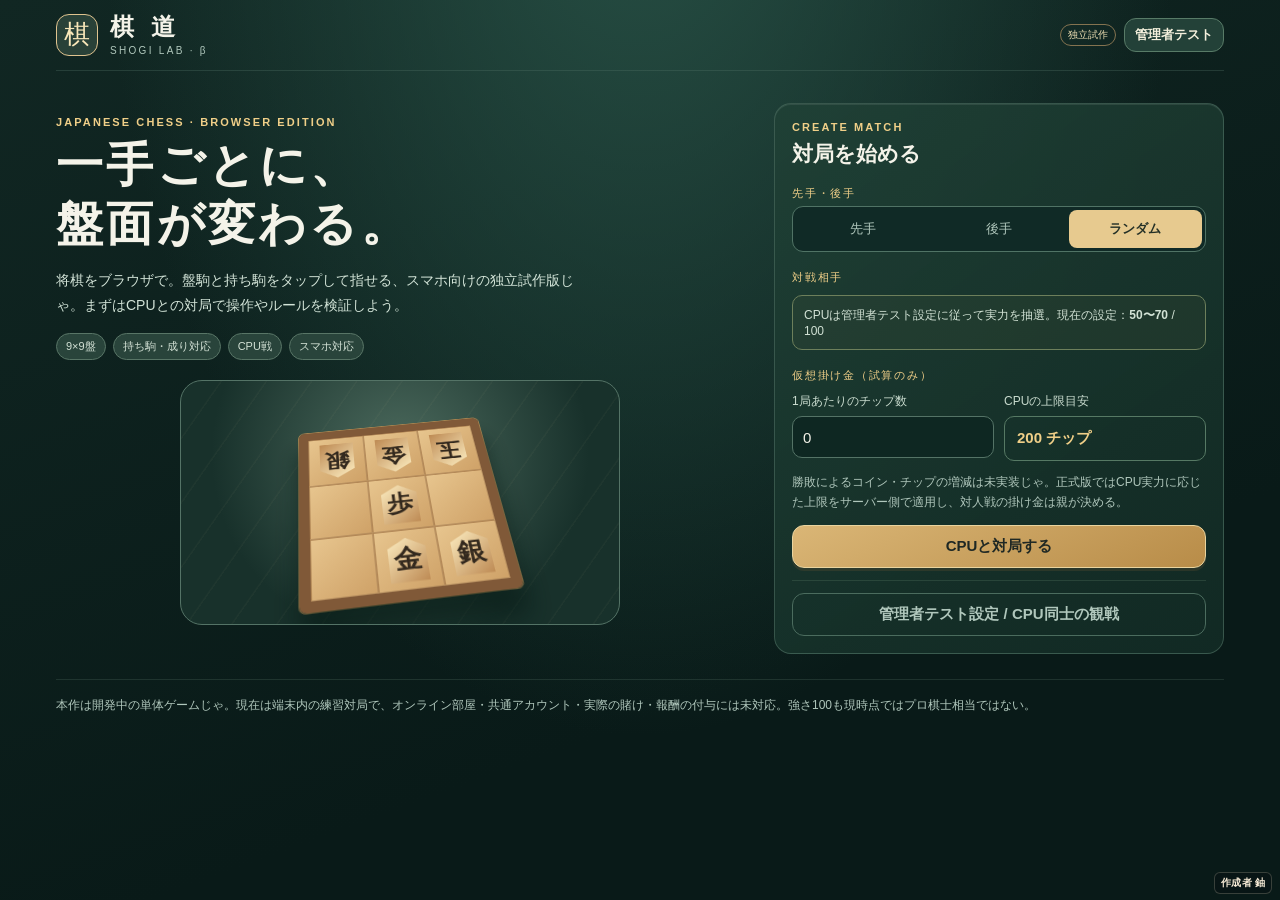
<file: shogi-v01/index.html>
<!doctype html>
<html lang="ja">
<head>
<meta charset="utf-8">
<meta name="viewport" content="width=device-width,initial-scale=1,viewport-fit=cover">
<meta name="theme-color" content="#102522">
<meta name="description" content="将棋をブラウザで遊べる、スマホ対応の独立試作版。CPU対戦、成り、持ち駒、王手、二歩に対応。">
<title>棋道｜スマホ将棋・CPU対戦</title>
<style>
:root{color-scheme:dark;--bg:#0e201e;--bg2:#091a18;--panel:#17302c;--panel2:#1e3933;--border:#385b52;--text:#f4f3e9;--muted:#b0c7bc;--gold:#f0cf88;--wood:#d5ab66;--woodlight:#edd099;--danger:#fa9d86;--green:#a4dfb9;font-family:-apple-system,BlinkMacSystemFont,"Hiragino Kaku Gothic ProN","Yu Gothic",Meiryo,sans-serif}
*{box-sizing:border-box}html{min-height:100%;background:var(--bg2)}body{margin:0;min-height:100vh;color:var(--text);background:radial-gradient(ellipse at 50% -20%,#285146 0,transparent 60%),linear-gradient(160deg,#112723,#091a18 70%);font-size:15px}button,input,select,textarea{font:inherit}button{cursor:pointer;touch-action:manipulation}button:disabled{opacity:.46;cursor:not-allowed}button:focus-visible,input:focus-visible,select:focus-visible{outline:3px solid var(--gold);outline-offset:2px}input,select{color:var(--text);background:#0e2722;border:1px solid #547366;border-radius:10px;padding:10px;width:100%;min-height:42px}select option{background:#10312b}.app-shell{max-width:1200px;padding:0 16px 40px;margin:auto}.site-header{display:flex;align-items:center;justify-content:space-between;gap:12px;min-height:71px;border-bottom:1px solid #51726755}.brand{display:flex;align-items:center;gap:12px}.monogram{width:42px;height:42px;border:1.5px solid #dfc38f;border-radius:13px;color:#f9e7b9;display:grid;place-items:center;font-size:26px;font-family:serif;background:#294138}.brand-name{font-family:serif;font-weight:bold;letter-spacing:.22em;font-size:24px;line-height:1.1}.brand-caption{font-size:10px;color:var(--muted);letter-spacing:.23em;margin-top:5px}.head-actions{display:flex;gap:8px;align-items:center}.btn{background:linear-gradient(155deg,#dab676,#b88c48);border:1px solid #e9d49f;color:#1f2824;font-weight:750;border-radius:12px;padding:10px 15px;min-height:43px;box-shadow:0 3px 0 #71533040}.btn:active{transform:translateY(1px)}.btn.secondary{background:#234138;border-color:#587b67;color:#f4f0dc;box-shadow:none}.btn.ghost{background:transparent;color:var(--muted);border:1px solid #4b6c5e;box-shadow:none}.btn.danger{background:#583126;color:#ffddcd;border-color:#bb6e5c;box-shadow:none}.btn.small{padding:7px 10px;min-height:34px;font-size:13px}.btn.wide{width:100%}.btn-inline{display:flex;gap:8px;align-items:center;justify-content:center}.eyebrow{font-size:11px;letter-spacing:.19em;color:var(--gold);font-weight:700}.muted{color:var(--muted)}.hint{font-size:12px;color:var(--muted);line-height:1.65}.panel{background:linear-gradient(145deg,rgba(32,65,54,.88),rgba(18,42,36,.96));border:1px solid #51726596;border-radius:17px;padding:17px;box-shadow:inset 0 1px 0 #ffffff15}.panel-title{font-size:16px;font-weight:750;margin:0 0 13px}.page-heading{font-size:clamp(29px,6vw,47px);font-family:serif;line-height:1.25;letter-spacing:.07em;margin:8px 0 12px}.page-lead{color:#d2e3d7;line-height:1.8;max-width:530px;font-size:14px}.welcome{padding-top:32px;display:grid;grid-template-columns:minmax(270px,1fr) minmax(270px,450px);gap:30px;align-items:center}.welcome-left{padding:0 0 15px}.welcome-art{max-width:440px;margin:20px auto 0;border-radius:22px;background:radial-gradient(circle at 50% 30%,#4c6a5d,#18312b 68%);border:1px solid #547366;min-height:245px;display:grid;place-items:center;position:relative;overflow:hidden}.welcome-art:before{content:"";position:absolute;inset:-70px 0 0;background:repeating-linear-gradient(125deg,transparent 0 35px,#dbcb9533 36px 37px);opacity:.18}.art-board{display:grid;grid-template-columns:repeat(3,60px);grid-template-rows:repeat(3,60px);transform:perspective(420px)rotateX(30deg)rotateZ(-7deg);border:10px solid #805938;box-shadow:0 24px 25px #05181299,0 0 0 1px #a68551;border-radius:6px;position:relative}.art-square{background:linear-gradient(140deg,#e7c58e,#cfa268);border:1px solid #986e4388;display:grid;place-items:center;color:#33291e;font-weight:bold;font-family:serif;font-size:26px}.art-piece{clip-path:polygon(50% 3%,95% 25%,95% 100%,5% 100%,5% 25%);background:linear-gradient(140deg,#fff1c5,#bc8851);border-radius:2px;width:40px;height:45px;display:grid;place-items:center}.art-piece.inv{transform:rotate(180deg)}.settings-row{display:flex;flex-wrap:wrap;gap:10px;margin:10px 0}.setting-field{display:flex;flex-direction:column;gap:6px;flex:1;min-width:125px}.setting-field label{color:#c9dbce;font-size:12px}.segmented{display:flex;border:1px solid #507365;border-radius:11px;padding:3px;gap:3px;background:#102a26}.segmented button{flex:1;border:0;color:var(--muted);padding:10px 6px;border-radius:8px;background:transparent;font-size:13px}.segmented button.active{background:#e7ca8f;color:#253127;font-weight:800}.field-note{font-size:12px;color:#d2e2d5;border:1px solid #6d7f5b;padding:11px;border-radius:10px;background:#4c583b28;margin-top:10px}.section-caption{font-size:11px;text-transform:uppercase;letter-spacing:.16em;color:var(--gold);margin:18px 0 5px}.footnote{border-top:1px solid #49645755;margin-top:25px;padding-top:15px;font-size:12px;line-height:1.75;color:var(--muted)}.pills{display:flex;gap:7px;flex-wrap:wrap;margin:15px 0}.pill{border:1px solid #587566;padding:5px 9px;font-size:11px;color:#d4e2d6;border-radius:100px;background:#29443b}.game-layout{display:grid;grid-template-columns:minmax(180px,240px) minmax(310px,530px) minmax(180px,260px);gap:16px;margin:18px auto;justify-content:center;align-items:start}.game-center{min-width:0}.player-panel{display:flex;align-items:center;gap:10px;justify-content:space-between}.avatar{display:grid;place-items:center;width:47px;height:47px;border-radius:14px;border:1px solid #d5c18c;background:linear-gradient(135deg,#29483f,#0c2824);color:#f0d79a;font-family:serif;font-size:25px;flex:none}.player-meta{flex:1;min-width:0}.player-name{font-weight:800;white-space:nowrap;overflow:hidden;text-overflow:ellipsis}.player-title{color:var(--muted);font-size:11px;margin-top:2px}.status-pill{background:#234a3c;color:#c9f2d7;border:1px solid #65907c;padding:4px 8px;border-radius:30px;font-size:11px;white-space:nowrap}.status-pill.check{background:#65382d;color:#ffd2c7;border-color:#be775c}.top-player,.bottom-player{padding:10px 13px;background:#17332e;border:1px solid #4e7964;border-radius:14px}.top-player{margin-bottom:9px}.bottom-player{margin-top:11px}.board-wrap{position:relative;background:linear-gradient(135deg,#8b6138,#c1965b 28%,#6b4c2e 95%);padding:11px;border-radius:11px;box-shadow:0 14px 25px #020f0cbc,inset 0 2px 0 #e9ca90;border:2px solid #d8b47b}.board{display:grid;grid-template-columns:repeat(9,minmax(0,1fr));width:100%;aspect-ratio:1/1;box-shadow:0 0 0 2px #6f4a24,0 2px 8px #3b211c55;background:var(--wood)}.cell{border:0;outline:1px solid #98754b;border-radius:0;display:grid;place-items:center;background:radial-gradient(circle at 35% 35%,#eed19d 5%,#ddb578 90%);padding:0;min-width:0;min-height:0;position:relative;aspect-ratio:1/1}.cell.last{background:#e5bd85}.cell.king-in-check{background:#d58165}.cell.target{background:#e5d297}.cell.target:after{content:"";position:absolute;inset:28%;border-radius:50%;background:#44844c99;z-index:1;pointer-events:none}.cell.target.occupied:after{inset:3px;border:3px solid #2b7651;background:transparent;border-radius:4px}.cell.selected{background:#f5d986;box-shadow:inset 0 0 0 3px #419462;z-index:1}.cell:focus-visible{z-index:3;outline:3px solid #fff5c4}.koma{display:grid;place-items:center;clip-path:polygon(50% 1%,95% 23%,95% 98%,5% 98%,5% 23%);background:linear-gradient(120deg,#ffeac0 0%,#e7c18b 62%,#c69c61 100%);width:81%;height:89%;color:#2b241d;filter:drop-shadow(0 1px 1px #4b302b);font-family:"Yu Mincho","Hiragino Mincho ProN",serif;font-weight:900;font-size:clamp(14px,2.2vw,26px);line-height:1;user-select:none;position:relative;z-index:2}.koma.opp{transform:rotate(180deg)}.koma.promoted{color:#a43f32}.koma.selected-koma{background:linear-gradient(135deg,#fff0bf,#f2d27c)}.turn-head{display:flex;align-items:center;justify-content:space-between;margin:6px 0 11px;gap:8px}.turn-line{font-weight:bold;color:#f1e1b9;font-size:15px}.role-caption{font-size:12px;color:#c8dccc}.hands{display:flex;flex-wrap:wrap;align-items:center;gap:6px;min-height:49px}.hand-piece{padding:5px 7px;display:flex;gap:4px;align-items:center;background:linear-gradient(160deg,#ddba84,#a87b48);border:1px solid #e1c396;border-radius:8px;color:#30261a;min-width:40px;min-height:38px;justify-content:center;font-family:"Yu Mincho",serif;font-weight:bold;font-size:18px}.hand-piece em{font:700 11px sans-serif;color:#513c23}.hand-piece.selected{box-shadow:0 0 0 2px #8bcf86,0 0 0 4px #12332c}.hand-piece:disabled{opacity:.6}.actions{display:flex;gap:8px;flex-wrap:wrap;margin-top:12px}.actions>*{flex:1}.side-stack{display:flex;flex-direction:column;gap:12px}.record{font-size:12px;color:#c6ddcd;overflow:auto;max-height:350px;display:grid;grid-template-columns:1fr 1fr;gap:6px}.record-item{padding:7px;background:#102b26;border:1px solid #44655755;border-radius:7px;white-space:nowrap}.record-item.latest{border-color:#d5ad74;color:#f5dcb6}.detail-row{display:flex;justify-content:space-between;gap:10px;align-items:center;padding:8px 0;border-bottom:1px solid #5a726148;font-size:13px}.detail-row:last-child{border:0}.chip-number{color:var(--gold);font-weight:bold}.empty-label{color:#a2bcb0;font-size:12px;padding:7px 0}.help-list{font-size:13px;line-height:1.9;color:#cbded3}.callout{padding:12px;border-radius:11px;background:#3c56392e;border:1px solid #82976f70;font-size:12px;line-height:1.65;color:#e6e2ca}.notice{padding:10px 12px;background:#183b34;border:1px solid #678f74;border-radius:10px;color:#e3f0e3;font-size:13px}.notice.warning{background:#613d31;border-color:#b97d60;color:#ffe7d3}.modal-backdrop{position:fixed;inset:0;background:#061614cc;display:grid;place-items:center;z-index:40;padding:18px;overscroll-behavior:contain}.modal{border:1px solid #7a967f;background:linear-gradient(140deg,#23453b,#0c241f);border-radius:17px;padding:20px;max-width:520px;width:100%;max-height:calc(100vh - 38px);overflow:auto;box-shadow:0 30px 70px #0009}.modal h2{font-family:serif;font-size:23px;margin:0 0 9px}.modal .actions{margin-top:17px}.tiny{font-size:11px;color:#bdd1c3}.admin-grid{display:grid;grid-template-columns:1fr 1fr;gap:9px}.admin-grid label{font-size:12px;color:#c2d2c3;display:block;margin-bottom:5px}.admin-row{margin:10px 0}.admin-range{display:flex;gap:8px;align-items:center}.admin-range input[type=range]{padding:0}.admin-level{font-size:18px;color:var(--gold);font-weight:bold;min-width:40px;text-align:right}.bottom-banner{font-size:11px;text-align:center;color:#90b0a0;line-height:1.6;margin:22px 0}.ui-error{color:#ffdbcc;background:#513327;padding:14px;border-radius:8px}.checkmate{font-size:19px;color:var(--gold);font-weight:800}.wideboard{max-width:530px;margin:auto}.loading-fallback{padding:35vh 20px;text-align:center;color:var(--gold);font:700 30px serif}.loading-fallback small{display:block;font:14px sans-serif;margin-top:15px;color:#c9ddd2}.no-script{padding:15px;color:#f8e2b7}.testing-tag{font-size:10px;color:#eddfb3;border:1px solid #847350;padding:3px 7px;border-radius:100px}.split-mode{display:grid;gap:8px;margin-bottom:12px}.result-big{font-size:40px;font-weight:800;color:var(--gold);font-family:serif}.mini-divider{border-top:1px solid #51725d55;margin:12px 0}
@media(max-width:990px){.game-layout{grid-template-columns:minmax(0,570px);max-width:580px;margin:12px auto}.game-center{order:1}.side-left{order:2}.side-right{order:3}.side-stack{display:flex;flex-direction:column;gap:12px}.side-left .panel,.side-right .panel{margin-top:7px}.welcome{grid-template-columns:1fr;max-width:680px;margin:auto;gap:12px}.welcome-left{padding:0}.welcome-art{min-height:180px}.art-board{transform:perspective(440px)rotateX(30deg)rotateZ(-7deg)scale(.8)}.board-wrap{max-width:520px;margin:auto}}
@media(max-width:450px){.app-shell{padding:0 9px 28px}.site-header{min-height:58px}.brand-name{font-size:19px}.brand-caption{font-size:8px}.monogram{width:36px;height:36px;font-size:22px}.btn.small{min-height:34px;font-size:11px;padding:7px 8px}.page-heading{font-size:29px}.welcome{padding-top:19px}.panel{padding:12px;border-radius:13px}.board-wrap{padding:7px;border-width:2px}.koma{font-size:clamp(12px,5.1vw,22px)}.top-player,.bottom-player{padding:8px 9px}.avatar{width:35px;height:35px;font-size:20px;border-radius:11px}.player-name{font-size:13px}.player-title{font-size:10px}.turn-line{font-size:13px}.game-layout{gap:9px}.cell.target.occupied:after{border-width:2px}.hand-piece{min-height:36px;font-size:16px}.btn{font-size:13px;padding:10px}.record{max-height:160px}.modal{padding:15px}}

</style>
<style id="creator-credit-style">
#creator-credit{position:fixed;right:8px;bottom:calc(6px + env(safe-area-inset-bottom, 0px));z-index:12;pointer-events:none;user-select:none;background:rgba(9,21,22,.76);border:1px solid rgba(250,235,204,.2);color:#f7ebd6;border-radius:6px;padding:3px 6px;font:600 10px/1.4 -apple-system,BlinkMacSystemFont,"Hiragino Kaku Gothic ProN","Yu Gothic",sans-serif;letter-spacing:.02em}
</style>
</head>
<body>
<div id="app"><div class="loading-fallback">棋道 SHOGI LAB<br><small>将棋を読み込んでいます…</small></div></div>
<noscript><p class="no-script">この将棋ゲームはJavaScriptが必要です。SafariやChromeで開いてください。</p></noscript>
<script>
/* SHOGI LAB - standalone local shogi rules engine. No network calls. */
(function(root,factory){const api=factory();if(typeof module==='object'&&module.exports)module.exports=api;root.ShogiEngine=api;})(typeof globalThis!=='undefined'?globalThis:this,function(){
'use strict';
const TYPES=['R','B','G','S','N','L','P'];
const NAMES={K:'玉',R:'飛',B:'角',G:'金',S:'銀',N:'桂',L:'香',P:'歩'};
const PROMOTED={R:'龍',B:'馬',S:'全',N:'圭',L:'杏',P:'と'};
const PRICE={K:20000,R:1020,B:890,G:580,S:490,N:320,L:290,P:105};
const rc=i=>[Math.floor(i/9),i%9];const idx=(r,c)=>r*9+c;const inside=(r,c)=>r>=0&&r<9&&c>=0&&c<9;
const piece=(t,s,p=false)=>({t,s,p});
const clone=s=>({board:s.board.map(p=>p?{...p}:null),hands:{1:{...s.hands[1]},'-1':{...s.hands[-1]}},turn:s.turn,ply:s.ply,trail:s.trail?s.trail.slice():[]});
function newGame(){
 const b=Array(81).fill(null),top=['L','N','S','G','K','G','S','N','L'];
 for(let c=0;c<9;c++){b[idx(0,c)]=piece(top[c],-1);b[idx(8,c)]=piece(top[c],1);b[idx(2,c)]=piece('P',-1);b[idx(6,c)]=piece('P',1);}
 b[idx(1,1)]=piece('R',-1);b[idx(1,7)]=piece('B',-1);
 b[idx(7,1)]=piece('B',1);b[idx(7,7)]=piece('R',1);
 return {board:b,hands:{1:{},'-1':{}},turn:1,ply:0,trail:[]};
}
const gold=[[1,-1],[1,0],[1,1],[0,-1],[0,1],[-1,0]];
const silver=[[1,-1],[1,0],[1,1],[-1,-1],[-1,1]];
const king=[[1,-1],[1,0],[1,1],[0,-1],[0,1],[-1,-1],[-1,0],[-1,1]];
const knight=[[2,-1],[2,1]];
const diagonal=[[1,-1],[1,1],[-1,-1],[-1,1]];
const orthogonal=[[1,0],[-1,0],[0,-1],[0,1]];
const forward=[[1,0]];
function directions(p){
 const t=p.p&&['P','L','N','S'].includes(p.t)?'G':p.t;
 let step=[],slide=[],jump=[];
 switch(t){case 'K':step=king;break;case 'G':step=gold;break;case 'S':step=silver;break;case 'N':jump=knight;break;case 'L':slide=forward;break;case 'P':step=forward;break;case 'B':slide=diagonal;if(p.p)step=orthogonal;break;case 'R':slide=orthogonal;if(p.p)step=diagonal;break;}
 return {step,slide,jump};
}
function eachTarget(s,from,p,fn){
 const [r,c]=rc(from),{step,slide,jump}=directions(p),dr0=-p.s;
 for(const [dr,dc] of [...step,...jump]){const rr=r+dr*dr0,cc=c+dc;if(inside(rr,cc)){const q=s.board[idx(rr,cc)];if(!q||q.s!==p.s)fn(idx(rr,cc));}}
 for(const [dr,dc] of slide){let rr=r+dr*dr0,cc=c+dc;while(inside(rr,cc)){const j=idx(rr,cc),q=s.board[j];if(q?.s===p.s)break;fn(j);if(q)break;rr+=dr*dr0;cc+=dc;}}
}
function attacks(s,to,by){for(let f=0;f<81;f++){const p=s.board[f];if(!p||p.s!==by)continue;let a=false;eachTarget(s,f,p,t=>{if(t===to)a=true;});if(a)return true;}return false;}
function kingIndex(s,side){return s.board.findIndex(p=>p&&p.t==='K'&&p.s===side);}
function inCheck(s,side=s.turn){const k=kingIndex(s,side);return k<0||attacks(s,k,-side);}
function zone(row,side){return side===1?row<=2:row>=6;}
function lastRow(side){return side===1?0:8;}
function lastTwo(row,side){return side===1?row<=1:row>=7;}
function mustPromote(t,row,side){return (t==='P'||t==='L')&&row===lastRow(side)||t==='N'&&lastTwo(row,side);}
function promotable(t){return t!=='K'&&t!=='G';}
function apply(s,m){
 const n=clone(s),side=s.turn;
 if(m.drop){n.board[m.to]=piece(m.drop,side);n.hands[side][m.drop]--;if(n.hands[side][m.drop]===0)delete n.hands[side][m.drop];}
 else{const moving=n.board[m.from],taken=n.board[m.to];n.board[m.from]=null;
  if(taken){n.hands[side][taken.t]=(n.hands[side][taken.t]||0)+1;}
  n.board[m.to]={...moving,p:m.promote||moving.p};
 }
 n.turn=-side;n.ply=s.ply+1;n.trail=[...(s.trail||[]),{...m,side}];return n;
}
function pseudo(s){
 const out=[],side=s.turn;
 for(let i=0;i<81;i++){
  const p=s.board[i];if(!p||p.s!==side)continue;
  eachTarget(s,i,p,to=>{
   if(s.board[to]?.t==='K')return;
   const [fr]=rc(i),[tr]=rc(to);
   if(!p.p&&promotable(p.t)&&(zone(fr,side)||zone(tr,side))){
     if(!mustPromote(p.t,tr,side))out.push({from:i,to,promote:false});
     out.push({from:i,to,promote:true});
   }else out.push({from:i,to,promote:false});
  });
 }
 const hand=s.hands[side];for(const t of TYPES){if(!hand[t])continue;for(let to=0;to<81;to++){
  if(s.board[to])continue;const [r,c]=rc(to);if(mustPromote(t,r,side))continue;
  if(t==='P'){
    let found=false;for(let rr=0;rr<9;rr++){const p=s.board[idx(rr,c)];if(p?.t==='P'&&p.s===side&&!p.p){found=true;break;}}
    if(found)continue;
  }
  out.push({drop:t,to});
 }}
 return out;
}
function sameMove(a,b){return a.to===b.to&&a.from===b.from&&a.drop===b.drop&&!!a.promote===!!b.promote;}
function legalMoves(s,options={}){
 const side=s.turn;const moves=[];
 for(const m of pseudo(s)){
  const after=apply(s,m);if(inCheck(after,side))continue;
  if(m.drop==='P'&&!options.skipPawnMate){
   // If a pawn drop is checkmate, the drop is illegal (打ち歩詰め).
   if(inCheck(after,-side)&&legalMoves(after,{skipPawnMate:true}).length===0)continue;
  }
  moves.push(m);
 }
 return moves;
}
function posKey(s){
 return s.turn+'|'+s.board.map(p=>p?p.s+':'+p.t+(p.p?'+':''):'_').join(',')+'|'+[1,-1].map(side=>TYPES.map(t=>s.hands[side][t]||0).join('.')).join('|');
}
function evaluateEnd(state,history=[],moveLog=[]){
 const moves=legalMoves(state);
 if(moves.length===0)return {done:true,winner:-state.turn,reason:inCheck(state)?'詰み':'合法手なし'};
 const key=posKey(state),matches=history.map((s,i)=>posKey(s)===key?i:-1).filter(i=>i>=0);
 if(matches.length>=4){
  const a=matches[matches.length-4],b=matches[matches.length-1];let perp=null;
  for(const side of [1,-1]){
   const seq=moveLog.slice(a,b).filter(m=>m.side===side);
   if(seq.length&&seq.every(m=>m.gaveCheck))perp=side;
  }
  return perp?{done:true,winner:-perp,reason:'連続王手の千日手'}:{done:true,winner:0,reason:'千日手（引き分け）'};
 }
 return {done:false,winner:null,reason:''};
}
function moveText(s,m){
 const c=9-(m.to%9),r=Math.floor(m.to/9)+1,nums='１２３４５６７８９',kan='一二三四五六七八九',t=m.drop?m.drop:s.board[m.from].t;
 const hand=m.drop?'打':m.promote?'成':'';
 return (s.turn===1?'▲':'△')+nums[c-1]+kan[r-1]+(NAMES[t]||'')+hand;
}
function pieceValue(p){return p?PRICE[p.t]*(p.p?(p.t==='P'?4.7:p.t==='L'?1.75:p.t==='N'?1.65:p.t==='S'?1.35:1.3):1):0;}
function totalPieces(s){const count={};for(const p of s.board)if(p)count[p.t]=(count[p.t]||0)+1;for(const side of [1,-1])for(const [t,n]of Object.entries(s.hands[side]))count[t]=(count[t]||0)+n;return count;}
function serialize(s){return JSON.stringify(s);}
function deserialize(raw){try{const s=JSON.parse(raw);if(s.board?.length!==81||![-1,1].includes(s.turn)||!s.hands?.[1]||!s.hands?.[-1]||kingIndex(s,1)<0||kingIndex(s,-1)<0)throw Error('Invalid shogi position');return s;}catch{return null;}}
return {TYPES,NAMES,PROMOTED,PRICE,newGame,clone,rc,idx,inside,eachTarget,attacks,kingIndex,inCheck,zone,mustPromote,legalMoves,pseudo,apply,sameMove,posKey,evaluateEnd,moveText,pieceValue,totalPieces,serialize,deserialize};
});

</script>
<script>
(function(root,factory){const engine=root.ShogiEngine||(typeof require!=='undefined'?require('./engine.js'):null),api=factory(engine);if(typeof module==='object'&&module.exports)module.exports=api;root.ShogiAI=api;})(typeof globalThis!=='undefined'?globalThis:this,function(E){
'use strict';
const now=()=>typeof performance!=='undefined'?performance.now():Date.now();
const VALUES={K:24000,R:1050,B:930,G:610,S:510,N:320,L:300,P:110};
const random=(arr)=>arr[Math.floor(Math.random()*arr.length)];
const focus=(p,row,col)=>{
 const adv=p.s===1?8-row:row;
 const center=4-Math.abs(col-4);
 return (p.t==='P'?adv*9:p.t==='S'||p.t==='N'?adv*4:p.t==='R'||p.t==='B'?center*8:0)+(p.p?65:0);
};
function score(s,side){let a=0;
 for(let i=0;i<81;i++){const p=s.board[i];if(!p)continue;
 const row=i/9|0,col=i%9;
 const v=VALUES[p.t]*(p.p?({P:4.7,L:1.65,N:1.55,S:1.42,B:1.35,R:1.3}[p.t]||1):1)+focus(p,row,col);
 a+=(p.s===side?1:-1)*v;
 }
 for(const sign of [1,-1])for(const [t,n] of Object.entries(s.hands[sign]))a+=(sign===side?1:-1)*(VALUES[t]||0)*n*1.1;
 return a;
}
function moveOrder(s,m){
 let n=0;if(m.drop){n=(VALUES[m.drop]||0)*0.05;}
 else{
  const before=s.board[m.from],captured=s.board[m.to];
  if(captured)n+=VALUES[captured.t]*2.4-VALUES[before.t]*0.10;
  if(m.promote)n+=before.t==='P'?440:before.t==='B'||before.t==='R'?330:155;
 }
 return n;
}
function bestMove(s,skill=60){
 const possible=E.legalMoves(s);if(!possible.length)return null;
 skill=Math.max(1,Math.min(100,Math.round(Number(skill)||1)));
 if(skill<=12)return random(possible);
 const depth=skill<59?1:skill<83?2:3;
 const maxMs=skill<59?80:skill<83?230:skill<95?470:850;
 const width=skill<60?0:skill<83?9:skill<95?12:17;
 const deadline=now()+maxMs;
 let best=possible[0],bestVal=-Infinity;
 const quick=(state,m)=>{
  const after=E.apply(state,m);
  return -score(after,after.turn)+moveOrder(state,m);
 };
 let ranked=possible.map(m=>({m,v:quick(s,m)})).sort((a,b)=>b.v-a.v);
 if(skill<45){
  // Beginner: deliberately imperfect but never makes an illegal move.
  return ranked[Math.min(ranked.length-1,Math.floor(Math.pow(Math.random(),skill/30)*Math.min(ranked.length,15)))].m;
 }
 if(skill<59){const candidates=ranked.slice(0,Math.min(7,ranked.length));const jitter=(59-skill)*13;return candidates.map(x=>({...x,k:x.v+(Math.random()-.5)*jitter})).sort((a,b)=>b.k-a.k)[0].m;}
 best=ranked[0].m;bestVal=ranked[0].v;
 let stopped=false,nodes=0;
 function search(state,remaining,alpha,beta,ply){
  if(++nodes%32===0&&now()>deadline){stopped=true;return 0;}
  const moves=E.legalMoves(state,{skipPawnMate:false});
  if(moves.length===0)return -1000000+ply;
  if(remaining<=0)return score(state,state.turn);
  const ordered=moves.map(m=>({m,w:moveOrder(state,m)})).sort((a,b)=>b.w-a.w).slice(0,width);
  let local=-Infinity;
  for(const {m}of ordered){
   const next=E.apply(state,m);const value=-search(next,remaining-1,-beta,-alpha,ply+1);
   if(stopped)return 0;
   if(value>local)local=value;
   if(local>alpha)alpha=local;
   if(alpha>=beta)break;
  }
  return local;
 }
 for(let d=1;d<=depth;d++){
  let complete=true,roundBest=null,roundValue=-Infinity;
  const candidate=ranked.slice(0,Math.max(12,Math.min(ranked.length,width*2))).map(x=>x.m);
  for(const m of candidate){
   if(now()>deadline){complete=false;break;}
   const next=E.apply(s,m);const value=-search(next,d-1,-Infinity,Infinity,1)+moveOrder(s,m)*0.02;
   if(stopped){complete=false;break;}
   if(value>roundValue){roundValue=value;roundBest=m;}
  }
  if(complete&&roundBest){best=roundBest;bestVal=roundValue;}
  if(!complete)break;
 }
 return best;
}
return {bestMove,score};
});

</script>
<script>
(function(){
'use strict';
const E=window.ShogiEngine,A=window.ShogiAI;
const root=document.querySelector('#app');
if(!E||!A){root.innerHTML='<p class="ui-error">将棋の読み込みに失敗しました。再読み込みするか、Safari・Chromeから開いてください。</p>';return;}
const DEFAULT_ADMIN={mode:'random',level:60,center:60,range:10,caps:[10,50,200,1000,3000,6000,10000],watchDelay:750};
const tiers=[[1,20],[21,40],[41,60],[61,80],[81,90],[91,99],[100,100]];
const store=(k,v)=>{try{localStorage.setItem(k,JSON.stringify(v));}catch{}};
const read=(k)=>{try{return JSON.parse(localStorage.getItem(k)||'null');}catch{return null;}};
const clean=(v)=>String(v??'').replace(/[&<>"']/g,x=>({'&':'&amp;','<':'&lt;','>':'&gt;','"':'&quot;',"'":'&#39;'}[x]));
const clamp=(n,a,b)=>Math.min(b,Math.max(a,n));
function parseAdmin(raw){
 const d={...DEFAULT_ADMIN,...(raw||{})};d.mode=d.mode==='fixed'?'fixed':'random';d.level=clamp(Math.round(Number(d.level)||60),1,100);d.center=clamp(Math.round(Number(d.center)||60),1,100);d.range=clamp(Math.round(Number(d.range)||0),0,49);
 d.caps=Array.isArray(d.caps)&&d.caps.length===7?d.caps.map((x,i)=>clamp(Math.floor(Number(x)||DEFAULT_ADMIN.caps[i]),1,999999)):DEFAULT_ADMIN.caps.slice();d.watchDelay=clamp(Math.floor(Number(d.watchDelay)||750),300,2000);return d;
}
let admin=parseAdmin(read('shogi-admin-v01'));
let home={side:'random',stake:0};
let session=null;
let view='home',modal=null,pendingPromotion=null,selected=null,notice='';
let thinking=false,thinkingId=null,epoch=0,watchAuto=false;
const humanSide=()=>session?.side||1;
const viewingSide=()=>session?.mode==='watch'?1:humanSide();
function randLevel(){if(admin.mode==='fixed')return admin.level;return clamp(admin.center+Math.floor((Math.random()*2-1)*(admin.range+0.5)),1,100);}
function chipCap(level){for(let i=0;i<tiers.length;i++)if(level<=tiers[i][1])return admin.caps[i];return admin.caps[6];}
function fmt(n){return Number(n).toLocaleString('ja-JP');}
function sideName(side){return side===1?'先手':'後手';}
function roomInfo(){return '<div class="pills"><span class="pill">9×9盤</span><span class="pill">持ち駒・成り対応</span><span class="pill">CPU戦</span><span class="pill">スマホ対応</span></div>';}
function rollSide(){return home.side==='random'?(Math.random()<.5?1:-1):Number(home.side);}
function savedAvailable(){const raw=read('shogi-session-v01');return !!(raw&&raw.s&&E.deserialize(raw.s)&&Array.isArray(raw.history));}
function loadSession(){const raw=read('shogi-session-v01');if(!raw||!E.deserialize(raw.s))return false;
 try{session={...raw,s:E.deserialize(raw.s),history:raw.history.map(x=>E.deserialize(x)).filter(Boolean),mode:raw.mode==='watch'?'watch':'cpu',level:raw.level,levels:raw.levels||null,side:[1,-1].includes(raw.side)?raw.side:1,stake:Number(raw.stake)||0,logs:Array.isArray(raw.logs)?raw.logs:[],done:!!raw.done,winner:raw.winner??null,reason:raw.reason||''};if(!session.history.length)session.history=[session.s];session.s=session.history[session.history.length-1];return true;}catch{return false;}
}
function saveSession(){if(!session)return;store('shogi-session-v01',{s:E.serialize(session.s),history:session.history.map(E.serialize),mode:session.mode,level:session.level,levels:session.levels,side:session.side,stake:session.stake,logs:session.logs,done:session.done,winner:session.winner,reason:session.reason});}
function clearCPU(){epoch++;clearTimeout(thinkingId);thinkingId=null;thinking=false;}
function launch(mode){clearCPU();const side=mode==='watch'?1:rollSide(),levels={1:randLevel(),'-1':randLevel()};const lvl=mode==='watch'?null:levels[-side];const cap=mode==='watch'?0:chipCap(lvl);
 session={s:E.newGame(),history:[E.newGame()],logs:[],mode,side,levels,level:lvl,stake:mode==='cpu'?Math.min(Number(home.stake)||0,cap):0,done:false,winner:null,reason:''};session.history=[session.s];selected=null;pendingPromotion=null;modal=null;view='game';watchAuto=false;notice='';saveSession();render();scheduleCPU();}
function renderHeader(){return `<header class="site-header"><div class="brand"><div class="monogram">棋</div><div><div class="brand-name">棋 道</div><div class="brand-caption">SHOGI LAB · β</div></div></div><div class="head-actions"><span class="testing-tag">独立試作</span>${view==='game'?'<button class="btn small ghost" data-act="home">入口へ</button>':'<button class="btn small secondary" data-act="admin">管理者テスト</button>'}</div></header>`;}
function previewBoard(){let arr=['香','桂','銀','金','玉','金','銀','桂','香'];return `<div class="welcome-art"><div class="art-board">${[arr[2],arr[3],arr[4],'','歩','','',arr[5],arr[6]].map((p,i)=>`<div class="art-square">${p?`<span class="art-piece ${i<3?'inv':''}">${p}</span>`:''}</div>`).join('')}</div></div>`;}
function renderHome(){
 const lv=admin.mode==='fixed'?String(admin.level):`${Math.max(1,admin.center-admin.range)}〜${Math.min(100,admin.center+admin.range)}`;
 const cap=chipCap(admin.mode==='fixed'?admin.level:admin.center);
 return `<section class="welcome"><div class="welcome-left"><div class="eyebrow">JAPANESE CHESS · BROWSER EDITION</div><h1 class="page-heading">一手ごとに、<br>盤面が変わる。</h1><p class="page-lead">将棋をブラウザで。盤駒と持ち駒をタップして指せる、スマホ向けの独立試作版じゃ。まずはCPUとの対局で操作やルールを検証しよう。</p>${roomInfo()}${previewBoard()}</div><div class="panel"><div class="eyebrow">CREATE MATCH</div><h2 class="panel-title" style="margin-top:7px;font-size:21px">対局を始める</h2><div class="section-caption">先手・後手</div><div class="segmented" role="group" aria-label="先後の選択"><button data-act="side" data-value="1" class="${home.side==='1'?'active':''}">先手</button><button data-act="side" data-value="-1" class="${home.side==='-1'?'active':''}">後手</button><button data-act="side" data-value="random" class="${home.side==='random'?'active':''}">ランダム</button></div><div class="section-caption">対戦相手</div><div class="field-note">CPUは管理者テスト設定に従って実力を抽選。現在の設定：<b>${lv}</b> / 100</div><div class="section-caption">仮想掛け金（試算のみ）</div><div class="settings-row"><div class="setting-field"><label>1局あたりのチップ数</label><input aria-label="仮想掛け金" type="number" id="home-stake" value="${home.stake}" min="0" step="1" max="999999"></div><div class="setting-field"><label>CPUの上限目安</label><div style="padding:12px;border:1px solid #567964;border-radius:10px;color:var(--gold);font-weight:750">${fmt(cap)} チップ</div></div></div><p class="hint">勝敗によるコイン・チップの増減は未実装じゃ。正式版ではCPU実力に応じた上限をサーバー側で適用し、対人戦の掛け金は親が決める。</p><button class="btn wide" data-act="launch">CPUと対局する</button>${savedAvailable()?'<button style="margin-top:9px" class="btn wide secondary" data-act="resume">前回の局面から再開</button>':''}<div class="mini-divider"></div><button class="btn wide ghost" data-act="admin">管理者テスト設定 / CPU同士の観戦</button></div></section><div class="footnote">本作は開発中の単体ゲームじゃ。現在は端末内の練習対局で、オンライン部屋・共通アカウント・実際の賭け・報酬の付与には未対応。強さ100も現時点ではプロ棋士相当ではない。</div>`;
}
function selectedLegal(){if(!session||session.done||session.mode==='watch')return [];if(session.s.turn!==session.side||thinking||modal||pendingPromotion)return [];const all=E.legalMoves(session.s);if(!selected)return [];return all.filter(m=>selected.kind==='board'?m.from===selected.i:!!m.drop&&m.drop===selected.t);}
function boardMarkup(){const s=session.s,viewing=viewingSide(),moves=selectedLegal(),check=E.inCheck(s,s.turn),k=check?E.kingIndex(s,s.turn):-1,last=s.trail?.[s.trail.length-1];
 return `<div class="board-wrap"><div class="board" role="grid" aria-label="将棋盤">${Array.from({length:81},(_,j)=>{
  const i=viewing===1?j:80-j,p=s.board[i],chosen=selected?.kind==='board'&&selected.i===i,target=moves.some(m=>m.to===i),checked=i===k,previous=last&&(i===last.to||i===last.from);
  const char=p?(p.p?E.PROMOTED[p.t]:E.NAMES[p.t]):'';
  const label=(p?(p.s===viewing?'自分の':'相手の')+(p.p?'成':'')+E.NAMES[p.t]:'空き')+' '+(9-i%9)+'筋'+(Math.floor(i/9)+1)+'段';
  return `<button type="button" data-act="cell" data-square="${i}" role="gridcell" class="cell ${chosen?'selected':''} ${target?'target':''} ${p?'occupied':''} ${checked?'king-in-check':''} ${previous?'last':''}" aria-label="${label}" ${!session.done?'':'disabled'}>${p?`<span class="koma ${p.s===viewing?'':'opp'} ${p.p?'promoted':''} ${chosen?'selected-koma':''}">${char}</span>`:''}</button>`;}).join('')}</div></div>`;
}
function handMarkup(side,selectable=false){const h=session.s.hands[side]||{},moves=selectedLegal();let all=E.TYPES.filter(t=>h[t]>0);if(!all.length)return '<div class="empty-label">持ち駒なし</div>';
 return `<div class="hands">${all.map(t=>`<button type="button" data-act="hand" data-piece="${t}" class="hand-piece ${selected?.kind==='hand'&&selected.t===t?'selected':''}" ${selectable&&session.s.turn===session.side&&!session.done&&!thinking?'':'disabled'} aria-label="${E.NAMES[t]} ${h[t]}枚">${E.NAMES[t]} <em>×${h[t]}</em></button>`).join('')}</div>`;
}
function userPanel(side){const s=session,viewing=viewingSide();const yours=side===viewing;const playerName=s.mode==='watch'?side===1?'CPU 先手':'CPU 後手':yours?'あなた':'CPU 対戦相手';const title=s.mode==='watch'?`思考設定 Lv.${s.levels[side]}`:yours?'挑戦者 · 練習対局':`思考設定 Lv.${s.levels[side]}`;
 const badge=s.s.turn===side&&!s.done?(E.inCheck(s.s,side)?'<span class="status-pill check">王手</span>':'<span class="status-pill">手番</span>'):'';
 return `<div class="player-panel"><div class="avatar">${side===1?'先':'後'}</div><div class="player-meta"><div class="player-name">${playerName}　<small style="font-weight:400;color:#bdd3c5">${sideName(side)}</small></div><div class="player-title">${title}</div></div>${badge}</div>`;
}
function renderLogs(){const logs=session.logs.slice(-32);return `<div class="record">${logs.length?logs.map((o,i)=>`<div class="record-item ${i===logs.length-1?'latest':''}">${fmt(session.logs.length-logs.length+i+1)}. ${clean(o.text)}${o.gaveCheck?' 王手':''}</div>`).join(''):'<span class="empty-label">まだ指し手がないぞ。</span>'}</div>`;}
function turnStatus(){if(session.done)return session.winner===0?'千日手・引き分け':session.winner===session.side||session.mode==='watch'?'対局終了':'対局終了';return thinking?'CPUが思考中…':session.mode==='watch'?'CPU同士の対局を観戦中':session.s.turn===session.side?'あなたの手番':'CPUの手番';}
function renderGame(){const s=session,side=viewingSide(),oppo=-side,possible=selectedLegal(),cap=s.mode==='watch'?0:chipCap(s.level);
 return `<div class="game-layout"><aside class="side-stack side-left"><div class="panel"><div class="panel-title">対局情報</div><div class="detail-row"><span>手数</span><b>${s.s.ply} 手</b></div><div class="detail-row"><span>対局</span><b>${s.mode==='watch'?'CPU観戦':'CPU練習'}</b></div><div class="detail-row"><span>CPUレベル</span><b>${s.mode==='watch'?`${s.levels[1]} / ${s.levels[-1]}`:s.level}</b></div><div class="detail-row"><span>掛け金の試算</span><b class="chip-number">${fmt(s.stake)} C</b></div><div class="detail-row"><span>CPU上限</span><b>${s.mode==='watch'?'—':fmt(cap)+' C'}</b></div><p class="tiny">勝ち負けによる所持コインの変動はまだ発生しない。</p></div><div class="panel"><h3 class="panel-title">指し手</h3>${renderLogs()}</div></aside><section class="game-center"><div class="turn-head"><div><div class="eyebrow">LIVE MATCH · ${session.mode==='watch'?'SPECTATOR':'PRACTICE'}</div><div class="turn-line">${turnStatus()}</div></div><button class="btn small secondary" data-act="help">遊び方</button></div><div class="top-player">${userPanel(oppo)}<div style="margin-top:7px">${handMarkup(oppo)}</div></div>${boardMarkup()}<div class="bottom-player">${userPanel(side)}<div style="margin-top:8px">${handMarkup(side,true)}</div></div>${session.mode==='cpu'&&!session.done?`<div class="notice" style="margin-top:9px">${notice?clean(notice):'自分の駒か持ち駒を選び、移動先をタップするのじゃ。成れる場合は選択画面が出るぞ。'}</div>`:''}${session.done?`<div class="panel" style="margin-top:10px"><div class="eyebrow">MATCH FINISHED</div><div class="result-big">${s.winner===0?'引き分け':s.winner===side?'勝利':'敗北'}</div><div class="muted">${clean(s.reason)}</div><button class="btn wide" style="margin-top:12px" data-act="retry">もう一局</button></div>`:''}<div class="actions">${s.mode==='cpu'?`<button class="btn secondary" data-act="undo" ${s.s.ply<1||s.done?'disabled':''}>待った（練習）</button><button class="btn ghost" data-act="resign" ${s.done?'disabled':''}>投了する</button>`:`<button class="btn secondary" data-act="watch-toggle">${watchAuto?'自動停止':'自動再開'}</button><button class="btn ghost" data-act="watch-step" ${watchAuto||s.done?'disabled':''}>1手進む</button>`}</div></section><aside class="side-stack side-right"><div class="panel"><h3 class="panel-title">操作のヒント</h3><div class="help-list">① 駒をタップして選ぶ<br>② 緑のマスへ移動する<br>③ 成るか成らないか選択<br>④ 持ち駒は駒台から選択</div><div class="mini-divider"></div><p class="hint">二歩・打ち歩詰め・行き所のない駒・王手放置を禁止している。千日手は対局終了判定に対応。</p></div><div class="panel"><h3 class="panel-title">練習版について</h3><p class="hint">CPUの強さは試作の思考レベル。公式の棋力段級位とは対応しない。将来の掛け金対戦ではサーバー側で精算する。</p><button class="btn wide ghost" data-act="admin">管理者テスト設定</button></div></aside></div><div class="bottom-banner">SHOGI LAB v0.1 · 将棋ルール検証用 · 実際の賭け機能なし</div>`;
}
function promotionModal(){return `<div class="modal-backdrop"><div class="modal" role="dialog" aria-modal="true" aria-label="成りを選ぶ"><div class="eyebrow">PROMOTION</div><h2>駒を成りますか？</h2><p class="hint">敵陣に入るとき、または敵陣から移動するときは、成る・成らないを選択できるぞ。</p><div class="actions"><button class="btn" data-act="promotion" data-value="yes">成る</button><button class="btn secondary" data-act="promotion" data-value="no">成らない</button></div></div></div>`;}
function adminModal(){return `<div class="modal-backdrop"><div class="modal" role="dialog" aria-modal="true" aria-label="管理者テスト設定"><div class="eyebrow">LOCAL ADMIN · DEVELOPMENT</div><h2>管理者テスト設定</h2><div class="callout">これは端末内の開発者用設定じゃ。正式版の管理者権限・オンライン認証は未実装。対局でコインを増やすこともできない。</div><div class="admin-row"><label class="muted">CPU実力の決め方</label><div class="segmented"><button data-act="admin-mode" data-value="random" class="${admin.mode==='random'?'active':''}">基準 ± 幅</button><button data-act="admin-mode" data-value="fixed" class="${admin.mode==='fixed'?'active':''}">固定値</button></div></div>${admin.mode==='fixed'?`<div class="admin-row"><div class="admin-range"><span>CPU実力</span><input type="range" id="admin-level" min="1" max="100" value="${admin.level}"><b class="admin-level" id="level-readout">${admin.level}</b></div></div>`:`<div class="admin-row"><div class="admin-range"><span>基準実力</span><input type="range" id="admin-center" min="1" max="100" value="${admin.center}"><b class="admin-level" id="center-readout">${admin.center}</b></div></div><div class="admin-row"><div class="admin-range"><span>ランダム幅</span><input type="range" id="admin-range" min="0" max="49" value="${admin.range}"><b class="admin-level" id="range-readout">±${admin.range}</b></div></div>`}<div class="section-caption">CPU強さ別・掛けチップ上限</div><div class="admin-grid">${tiers.map(([lo,hi],i)=>`<div><label>${lo}${lo===hi?'':'〜'+hi} Lv.</label><input type="number" id="cap-${i}" value="${admin.caps[i]}" min="1" max="999999"></div>`).join('')}</div><div class="actions"><button class="btn" data-act="admin-save">設定を保存</button><button class="btn ghost" data-act="modal-close">閉じる</button></div><div class="mini-divider"></div><button class="btn wide secondary" data-act="watch-start">CPU 4人ではなく、CPU同士の将棋を観戦する（2人）</button><p class="hint">将棋は2人用じゃ。CPU2人の対局を1手ずつ進めたり、自動観戦できるぞ。</p></div></div>`;}
function helpModal(){return `<div class="modal-backdrop"><div class="modal" role="dialog" aria-modal="true" aria-label="遊び方"><h2>将棋の遊び方</h2><p class="help-list">盤の駒をタップすると、移動できる場所が緑で表示される。持ち駒を選ぶと空きマスへ打てるぞ。成りが可能な手は「成る／成らない」を選択する。</p><p class="help-list">歩を同じ筋に2枚置く二歩、歩打ちによる詰み、王手放置はできない。自分の玉が詰んだら敗北。CPUは非公開情報を見ているわけではなく、盤面と持ち駒から指し手を考える。</p><p class="hint">千日手と連続王手の千日手は判定対応。ただし持将棋の宣言・駒落ち・公式棋譜形式・対人オンラインは未対応じゃ。</p><button class="btn wide" data-act="modal-close">盤に戻る</button></div></div>`;}
function resignModal(){return `<div class="modal-backdrop"><div class="modal" role="dialog" aria-modal="true"><h2>投了しますか？</h2><p class="hint">投了するとこの対局は終了するぞ。掛けチップは試算のみで、実際の残高は減らない。</p><div class="actions"><button class="btn danger" data-act="resign-yes">投了する</button><button class="btn secondary" data-act="modal-close">続ける</button></div></div></div>`;}
function render(){
 const y=window.scrollY;
 root.innerHTML=`<div class="app-shell">${renderHeader()}<main>${view==='game'&&session?renderGame():renderHome()}</main></div>${pendingPromotion?promotionModal():modal==='admin'?adminModal():modal==='help'?helpModal():modal==='resign'?resignModal():''}`;
 if(window.scrollY!==y)window.scrollTo(0,y);
}
function scheduleCPU(force=false){
 clearTimeout(thinkingId);thinkingId=null;
 if(!session||session.done||pendingPromotion||modal)return;
 const side=session.s.turn;
 const shouldRun=session.mode==='watch'?watchAuto||force:side!==session.side;
 if(!shouldRun)return;
 thinking=true;render();const stamp=++epoch;
 thinkingId=setTimeout(()=>{if(stamp!==epoch||!session||session.done||modal)return;const level=session.levels[session.s.turn];let move;try{move=A.bestMove(session.s,level);}catch(err){console.error(err);move=E.legalMoves(session.s)[0];}thinking=false;if(move)commitMove(move);else{session.done=true;session.winner=-session.s.turn;session.reason='合法手なし';saveSession();render();}},session.mode==='watch'?admin.watchDelay:470);
}
function commitMove(move){
 if(!session||session.done)return false;
 const legal=E.legalMoves(session.s);const m=legal.find(x=>E.sameMove(x,move));if(!m)return false;
 const before=session.s,txt=E.moveText(before,m),after=E.apply(before,m),gaveCheck=E.inCheck(after,after.turn);
 session.s=after;session.history.push(after);session.logs.push({text:txt,side:before.turn,gaveCheck});
 const status=E.evaluateEnd(after,session.history,session.logs);
 if(status.done){session.done=true;session.winner=status.winner;session.reason=status.reason;watchAuto=false;}
 selected=null;pendingPromotion=null;notice='';saveSession();render();if(!session.done)scheduleCPU();return true;
}
function cellClick(i){
 if(!session||session.done||session.mode==='watch'||thinking||modal||pendingPromotion||session.s.turn!==session.side)return;
 const p=session.s.board[i],moves=selectedLegal().filter(m=>m.to===i);
 if(moves.length){if(moves.length===2&&moves.some(m=>m.promote)){pendingPromotion=moves;render();}else commitMove(moves[0]);return;}
 if(p&&p.s===session.side){selected=selected?.kind==='board'&&selected.i===i?null:{kind:'board',i};notice='';render();return;}
 selected=null;notice='そのマスには動かせないぞ。緑で表示された移動先を選ぼう。';render();
}
function undo(){if(!session||session.mode!=='cpu'||session.done||session.history.length<2)return;clearCPU();let removed=0;
 while(session.history.length>1){session.history.pop();session.logs.pop();removed++;const tail=session.history[session.history.length-1];if(tail.turn===session.side)break;}
 session.s=session.history[session.history.length-1];session.done=false;session.reason='';session.winner=null;selected=null;pendingPromotion=null;notice='練習の「待った」で戻したぞ。';saveSession();render();if(session.s.turn!==session.side)scheduleCPU();
}
root.addEventListener('click',e=>{
 const btn=e.target.closest('button[data-act]');if(!btn)return;const act=btn.dataset.act;
 if(act==='cell'){cellClick(Number(btn.dataset.square));return;}
 if(act==='hand'){const t=btn.dataset.piece;selected=selected?.kind==='hand'&&selected.t===t?null:{kind:'hand',t};notice='';render();return;}
 if(act==='promotion'){const m=pendingPromotion?.find(m=>!!m.promote===(btn.dataset.value==='yes'));if(m)commitMove(m);return;}
 if(act==='admin'){clearTimeout(thinkingId);thinkingId=null;thinking=false;modal='admin';render();return;}
 if(act==='admin-mode'){admin.mode=btn.dataset.value==='fixed'?'fixed':'random';render();return;}
 if(act==='admin-save'){
  admin.mode=admin.mode==='fixed'?'fixed':'random';const lvl=document.getElementById('admin-level'),c=document.getElementById('admin-center'),range=document.getElementById('admin-range');
  if(lvl)admin.level=Number(lvl.value);if(c)admin.center=Number(c.value);if(range)admin.range=Number(range.value);
  admin.caps=tiers.map((_,i)=>Number(document.getElementById(`cap-${i}`)?.value)||admin.caps[i]);admin=parseAdmin(admin);store('shogi-admin-v01',admin);modal=null;notice='CPUの設定を保存したぞ。次の対局から適用される。';render();if(view==='game')scheduleCPU();return;
 }
 if(act==='watch-start'){modal=null;launch('watch');return;}
 if(act==='launch'){home.stake=clamp(Math.floor(Number(document.getElementById('home-stake')?.value)||0),0,999999);launch('cpu');return;}
 if(act==='resume'){clearCPU();if(loadSession()){modal=null;view='game';selected=null;pendingPromotion=null;watchAuto=false;render();scheduleCPU();}return;}
 if(act==='side'){home.side=btn.dataset.value;render();return;}
 if(act==='home'){clearCPU();view='home';modal=null;selected=null;pendingPromotion=null;watchAuto=false;render();return;}
 if(act==='modal-close'){modal=null;render();scheduleCPU();return;}
 if(act==='help'){modal='help';render();return;}
 if(act==='resign'){modal='resign';render();return;}
 if(act==='resign-yes'){modal=null;session.done=true;session.winner=-session.side;session.reason='投了';clearCPU();saveSession();render();return;}
 if(act==='undo'){undo();return;}
 if(act==='retry'){launch(session.mode);return;}
 if(act==='watch-toggle'){if(session.mode==='watch'){watchAuto=!watchAuto;if(watchAuto)scheduleCPU();else {clearCPU();render();}}return;}
 if(act==='watch-step'){if(session.mode==='watch'&&!watchAuto)scheduleCPU(true);return;}
});
root.addEventListener('input',e=>{if(e.target?.id==='home-stake'){home.stake=clamp(Math.floor(Number(e.target.value)||0),0,999999);}if(e.target?.id?.startsWith('cap-')){const i=Number(e.target.id.slice(4));if(Number.isInteger(i)&&i>=0&&i<7)admin.caps[i]=clamp(Number(e.target.value)||1,1,999999);}if(e.target?.id==='admin-level'){document.getElementById('level-readout').textContent=e.target.value;}if(e.target?.id==='admin-center'){document.getElementById('center-readout').textContent=e.target.value;}if(e.target?.id==='admin-range'){document.getElementById('range-readout').textContent='±'+e.target.value;}});
// Explicitly no authority for editing user balances or online match results.
window.ShogiLabDebug={engine:E,ai:A,getGame:()=>session?.s,getAdmin:()=>({...admin}),launch,commitMove};
render();
})();

</script>
<div id="creator-credit">作成者 鈾</div>
</body>
</html>
</file>
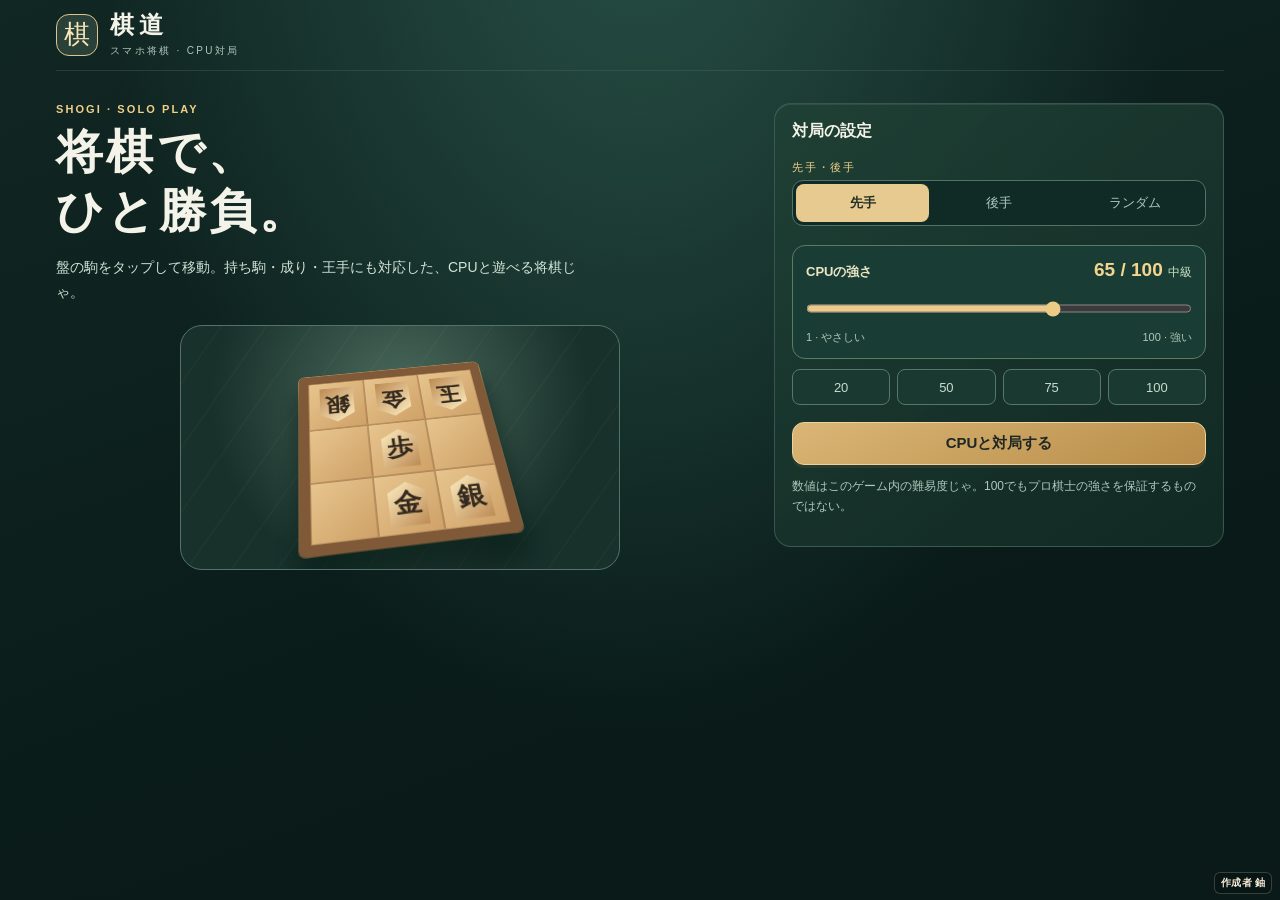
<file: shogi-v02/index.html>
<!doctype html>
<html lang="ja">
<head>
<meta charset="utf-8">
<meta name="viewport" content="width=device-width,initial-scale=1,viewport-fit=cover">
<meta name="theme-color" content="#112521">
<meta name="description" content="スマホで遊べる将棋。CPUの強さを自由に変更でき、指し手の移動も盤上で確認できます。">
<title>棋道｜スマホ将棋・CPU対戦</title>
<style>
:root{color-scheme:dark;--bg:#0e201e;--bg2:#091a18;--panel:#17302c;--panel2:#1e3933;--border:#385b52;--text:#f4f3e9;--muted:#b0c7bc;--gold:#f0cf88;--wood:#d5ab66;--woodlight:#edd099;--danger:#fa9d86;--green:#a4dfb9;font-family:-apple-system,BlinkMacSystemFont,"Hiragino Kaku Gothic ProN","Yu Gothic",Meiryo,sans-serif}
*{box-sizing:border-box}html{min-height:100%;background:var(--bg2)}body{margin:0;min-height:100vh;color:var(--text);background:radial-gradient(ellipse at 50% -20%,#285146 0,transparent 60%),linear-gradient(160deg,#112723,#091a18 70%);font-size:15px}button,input,select,textarea{font:inherit}button{cursor:pointer;touch-action:manipulation}button:disabled{opacity:.46;cursor:not-allowed}button:focus-visible,input:focus-visible,select:focus-visible{outline:3px solid var(--gold);outline-offset:2px}input,select{color:var(--text);background:#0e2722;border:1px solid #547366;border-radius:10px;padding:10px;width:100%;min-height:42px}select option{background:#10312b}.app-shell{max-width:1200px;padding:0 16px 40px;margin:auto}.site-header{display:flex;align-items:center;justify-content:space-between;gap:12px;min-height:71px;border-bottom:1px solid #51726755}.brand{display:flex;align-items:center;gap:12px}.monogram{width:42px;height:42px;border:1.5px solid #dfc38f;border-radius:13px;color:#f9e7b9;display:grid;place-items:center;font-size:26px;font-family:serif;background:#294138}.brand-name{font-family:serif;font-weight:bold;letter-spacing:.22em;font-size:24px;line-height:1.1}.brand-caption{font-size:10px;color:var(--muted);letter-spacing:.23em;margin-top:5px}.head-actions{display:flex;gap:8px;align-items:center}.btn{background:linear-gradient(155deg,#dab676,#b88c48);border:1px solid #e9d49f;color:#1f2824;font-weight:750;border-radius:12px;padding:10px 15px;min-height:43px;box-shadow:0 3px 0 #71533040}.btn:active{transform:translateY(1px)}.btn.secondary{background:#234138;border-color:#587b67;color:#f4f0dc;box-shadow:none}.btn.ghost{background:transparent;color:var(--muted);border:1px solid #4b6c5e;box-shadow:none}.btn.danger{background:#583126;color:#ffddcd;border-color:#bb6e5c;box-shadow:none}.btn.small{padding:7px 10px;min-height:34px;font-size:13px}.btn.wide{width:100%}.btn-inline{display:flex;gap:8px;align-items:center;justify-content:center}.eyebrow{font-size:11px;letter-spacing:.19em;color:var(--gold);font-weight:700}.muted{color:var(--muted)}.hint{font-size:12px;color:var(--muted);line-height:1.65}.panel{background:linear-gradient(145deg,rgba(32,65,54,.88),rgba(18,42,36,.96));border:1px solid #51726596;border-radius:17px;padding:17px;box-shadow:inset 0 1px 0 #ffffff15}.panel-title{font-size:16px;font-weight:750;margin:0 0 13px}.page-heading{font-size:clamp(29px,6vw,47px);font-family:serif;line-height:1.25;letter-spacing:.07em;margin:8px 0 12px}.page-lead{color:#d2e3d7;line-height:1.8;max-width:530px;font-size:14px}.welcome{padding-top:32px;display:grid;grid-template-columns:minmax(270px,1fr) minmax(270px,450px);gap:30px;align-items:center}.welcome-left{padding:0 0 15px}.welcome-art{max-width:440px;margin:20px auto 0;border-radius:22px;background:radial-gradient(circle at 50% 30%,#4c6a5d,#18312b 68%);border:1px solid #547366;min-height:245px;display:grid;place-items:center;position:relative;overflow:hidden}.welcome-art:before{content:"";position:absolute;inset:-70px 0 0;background:repeating-linear-gradient(125deg,transparent 0 35px,#dbcb9533 36px 37px);opacity:.18}.art-board{display:grid;grid-template-columns:repeat(3,60px);grid-template-rows:repeat(3,60px);transform:perspective(420px)rotateX(30deg)rotateZ(-7deg);border:10px solid #805938;box-shadow:0 24px 25px #05181299,0 0 0 1px #a68551;border-radius:6px;position:relative}.art-square{background:linear-gradient(140deg,#e7c58e,#cfa268);border:1px solid #986e4388;display:grid;place-items:center;color:#33291e;font-weight:bold;font-family:serif;font-size:26px}.art-piece{clip-path:polygon(50% 3%,95% 25%,95% 100%,5% 100%,5% 25%);background:linear-gradient(140deg,#fff1c5,#bc8851);border-radius:2px;width:40px;height:45px;display:grid;place-items:center}.art-piece.inv{transform:rotate(180deg)}.settings-row{display:flex;flex-wrap:wrap;gap:10px;margin:10px 0}.setting-field{display:flex;flex-direction:column;gap:6px;flex:1;min-width:125px}.setting-field label{color:#c9dbce;font-size:12px}.segmented{display:flex;border:1px solid #507365;border-radius:11px;padding:3px;gap:3px;background:#102a26}.segmented button{flex:1;border:0;color:var(--muted);padding:10px 6px;border-radius:8px;background:transparent;font-size:13px}.segmented button.active{background:#e7ca8f;color:#253127;font-weight:800}.field-note{font-size:12px;color:#d2e2d5;border:1px solid #6d7f5b;padding:11px;border-radius:10px;background:#4c583b28;margin-top:10px}.section-caption{font-size:11px;text-transform:uppercase;letter-spacing:.16em;color:var(--gold);margin:18px 0 5px}.footnote{border-top:1px solid #49645755;margin-top:25px;padding-top:15px;font-size:12px;line-height:1.75;color:var(--muted)}.pills{display:flex;gap:7px;flex-wrap:wrap;margin:15px 0}.pill{border:1px solid #587566;padding:5px 9px;font-size:11px;color:#d4e2d6;border-radius:100px;background:#29443b}.game-layout{display:grid;grid-template-columns:minmax(180px,240px) minmax(310px,530px) minmax(180px,260px);gap:16px;margin:18px auto;justify-content:center;align-items:start}.game-center{min-width:0}.player-panel{display:flex;align-items:center;gap:10px;justify-content:space-between}.avatar{display:grid;place-items:center;width:47px;height:47px;border-radius:14px;border:1px solid #d5c18c;background:linear-gradient(135deg,#29483f,#0c2824);color:#f0d79a;font-family:serif;font-size:25px;flex:none}.player-meta{flex:1;min-width:0}.player-name{font-weight:800;white-space:nowrap;overflow:hidden;text-overflow:ellipsis}.player-title{color:var(--muted);font-size:11px;margin-top:2px}.status-pill{background:#234a3c;color:#c9f2d7;border:1px solid #65907c;padding:4px 8px;border-radius:30px;font-size:11px;white-space:nowrap}.status-pill.check{background:#65382d;color:#ffd2c7;border-color:#be775c}.top-player,.bottom-player{padding:10px 13px;background:#17332e;border:1px solid #4e7964;border-radius:14px}.top-player{margin-bottom:9px}.bottom-player{margin-top:11px}.board-wrap{position:relative;background:linear-gradient(135deg,#8b6138,#c1965b 28%,#6b4c2e 95%);padding:11px;border-radius:11px;box-shadow:0 14px 25px #020f0cbc,inset 0 2px 0 #e9ca90;border:2px solid #d8b47b}.board{display:grid;grid-template-columns:repeat(9,minmax(0,1fr));width:100%;aspect-ratio:1/1;box-shadow:0 0 0 2px #6f4a24,0 2px 8px #3b211c55;background:var(--wood)}.cell{border:0;outline:1px solid #98754b;border-radius:0;display:grid;place-items:center;background:radial-gradient(circle at 35% 35%,#eed19d 5%,#ddb578 90%);padding:0;min-width:0;min-height:0;position:relative;aspect-ratio:1/1}.cell.last{background:#e5bd85}.cell.king-in-check{background:#d58165}.cell.target{background:#e5d297}.cell.target:after{content:"";position:absolute;inset:28%;border-radius:50%;background:#44844c99;z-index:1;pointer-events:none}.cell.target.occupied:after{inset:3px;border:3px solid #2b7651;background:transparent;border-radius:4px}.cell.selected{background:#f5d986;box-shadow:inset 0 0 0 3px #419462;z-index:1}.cell:focus-visible{z-index:3;outline:3px solid #fff5c4}.koma{display:grid;place-items:center;clip-path:polygon(50% 1%,95% 23%,95% 98%,5% 98%,5% 23%);background:linear-gradient(120deg,#ffeac0 0%,#e7c18b 62%,#c69c61 100%);width:81%;height:89%;color:#2b241d;filter:drop-shadow(0 1px 1px #4b302b);font-family:"Yu Mincho","Hiragino Mincho ProN",serif;font-weight:900;font-size:clamp(14px,2.2vw,26px);line-height:1;user-select:none;position:relative;z-index:2}.koma.opp{transform:rotate(180deg)}.koma.promoted{color:#a43f32}.koma.selected-koma{background:linear-gradient(135deg,#fff0bf,#f2d27c)}.turn-head{display:flex;align-items:center;justify-content:space-between;margin:6px 0 11px;gap:8px}.turn-line{font-weight:bold;color:#f1e1b9;font-size:15px}.role-caption{font-size:12px;color:#c8dccc}.hands{display:flex;flex-wrap:wrap;align-items:center;gap:6px;min-height:49px}.hand-piece{padding:5px 7px;display:flex;gap:4px;align-items:center;background:linear-gradient(160deg,#ddba84,#a87b48);border:1px solid #e1c396;border-radius:8px;color:#30261a;min-width:40px;min-height:38px;justify-content:center;font-family:"Yu Mincho",serif;font-weight:bold;font-size:18px}.hand-piece em{font:700 11px sans-serif;color:#513c23}.hand-piece.selected{box-shadow:0 0 0 2px #8bcf86,0 0 0 4px #12332c}.hand-piece:disabled{opacity:.6}.actions{display:flex;gap:8px;flex-wrap:wrap;margin-top:12px}.actions>*{flex:1}.side-stack{display:flex;flex-direction:column;gap:12px}.record{font-size:12px;color:#c6ddcd;overflow:auto;max-height:350px;display:grid;grid-template-columns:1fr 1fr;gap:6px}.record-item{padding:7px;background:#102b26;border:1px solid #44655755;border-radius:7px;white-space:nowrap}.record-item.latest{border-color:#d5ad74;color:#f5dcb6}.detail-row{display:flex;justify-content:space-between;gap:10px;align-items:center;padding:8px 0;border-bottom:1px solid #5a726148;font-size:13px}.detail-row:last-child{border:0}.chip-number{color:var(--gold);font-weight:bold}.empty-label{color:#a2bcb0;font-size:12px;padding:7px 0}.help-list{font-size:13px;line-height:1.9;color:#cbded3}.callout{padding:12px;border-radius:11px;background:#3c56392e;border:1px solid #82976f70;font-size:12px;line-height:1.65;color:#e6e2ca}.notice{padding:10px 12px;background:#183b34;border:1px solid #678f74;border-radius:10px;color:#e3f0e3;font-size:13px}.notice.warning{background:#613d31;border-color:#b97d60;color:#ffe7d3}.modal-backdrop{position:fixed;inset:0;background:#061614cc;display:grid;place-items:center;z-index:40;padding:18px;overscroll-behavior:contain}.modal{border:1px solid #7a967f;background:linear-gradient(140deg,#23453b,#0c241f);border-radius:17px;padding:20px;max-width:520px;width:100%;max-height:calc(100vh - 38px);overflow:auto;box-shadow:0 30px 70px #0009}.modal h2{font-family:serif;font-size:23px;margin:0 0 9px}.modal .actions{margin-top:17px}.tiny{font-size:11px;color:#bdd1c3}.admin-grid{display:grid;grid-template-columns:1fr 1fr;gap:9px}.admin-grid label{font-size:12px;color:#c2d2c3;display:block;margin-bottom:5px}.admin-row{margin:10px 0}.admin-range{display:flex;gap:8px;align-items:center}.admin-range input[type=range]{padding:0}.admin-level{font-size:18px;color:var(--gold);font-weight:bold;min-width:40px;text-align:right}.bottom-banner{font-size:11px;text-align:center;color:#90b0a0;line-height:1.6;margin:22px 0}.ui-error{color:#ffdbcc;background:#513327;padding:14px;border-radius:8px}.checkmate{font-size:19px;color:var(--gold);font-weight:800}.wideboard{max-width:530px;margin:auto}.loading-fallback{padding:35vh 20px;text-align:center;color:var(--gold);font:700 30px serif}.loading-fallback small{display:block;font:14px sans-serif;margin-top:15px;color:#c9ddd2}.no-script{padding:15px;color:#f8e2b7}.testing-tag{font-size:10px;color:#eddfb3;border:1px solid #847350;padding:3px 7px;border-radius:100px}.split-mode{display:grid;gap:8px;margin-bottom:12px}.result-big{font-size:40px;font-weight:800;color:var(--gold);font-family:serif}.mini-divider{border-top:1px solid #51725d55;margin:12px 0}
@media(max-width:990px){.game-layout{grid-template-columns:minmax(0,570px);max-width:580px;margin:12px auto}.game-center{order:1}.side-left{order:2}.side-right{order:3}.side-stack{display:flex;flex-direction:column;gap:12px}.side-left .panel,.side-right .panel{margin-top:7px}.welcome{grid-template-columns:1fr;max-width:680px;margin:auto;gap:12px}.welcome-left{padding:0}.welcome-art{min-height:180px}.art-board{transform:perspective(440px)rotateX(30deg)rotateZ(-7deg)scale(.8)}.board-wrap{max-width:520px;margin:auto}}
@media(max-width:450px){.app-shell{padding:0 9px 28px}.site-header{min-height:58px}.brand-name{font-size:19px}.brand-caption{font-size:8px}.monogram{width:36px;height:36px;font-size:22px}.btn.small{min-height:34px;font-size:11px;padding:7px 8px}.page-heading{font-size:29px}.welcome{padding-top:19px}.panel{padding:12px;border-radius:13px}.board-wrap{padding:7px;border-width:2px}.koma{font-size:clamp(12px,5.1vw,22px)}.top-player,.bottom-player{padding:8px 9px}.avatar{width:35px;height:35px;font-size:20px;border-radius:11px}.player-name{font-size:13px}.player-title{font-size:10px}.turn-line{font-size:13px}.game-layout{gap:9px}.cell.target.occupied:after{border-width:2px}.hand-piece{min-height:36px;font-size:16px}.btn{font-size:13px;padding:10px}.record{max-height:160px}.modal{padding:15px}}
/* v0.2: shogi-only UI, distinct last CPU move, mobile-first game layout. */
:root{--accent:#d3b77e}
.game-layout{display:grid;grid-template-columns:minmax(0,550px) minmax(220px,290px);gap:17px;align-items:start;justify-content:center;max-width:895px;margin:15px auto}
.game-center{min-width:0}
.side-stack{display:flex;flex-direction:column;gap:12px}
.board-plane{position:relative;aspect-ratio:1/1}
.board-plane .board{position:relative;width:100%;height:100%}
.board-plane .move-arrow{position:absolute;inset:0;width:100%;height:100%;pointer-events:none;z-index:4;overflow:visible}
.cell.cpu-from{background:#d9b47a;box-shadow:inset 0 0 0 3px #ad4b32}
.cell.cpu-to{background:#f5cb84;box-shadow:inset 0 0 0 3px #bc4c31}
.cell.cpu-from .koma,.cell.cpu-to .koma{filter:drop-shadow(0 0 3px #db7445)}
.move-info{margin:10px 0 0;min-height:65px;display:flex;align-items:center;gap:10px;padding:10px 12px;border:1px solid #9e7157;border-radius:12px;background:linear-gradient(115deg,#3f3d2b,#28352b);color:#fff1d4}
.move-info.is-empty{font-size:12px;border-color:#426555;background:#1b3932;color:#bdcfbf}
.move-info-icon{width:36px;height:36px;border-radius:50%;display:grid;place-items:center;font-size:24px;background:#794e37;color:#fff2c0;flex:none}
.move-info-label{font-size:11px;color:#e9c999;font-weight:bold}
.move-info-main{font-size:17px;font-weight:800;display:flex;gap:8px;align-items:baseline;flex-wrap:wrap}
.move-coords{font-size:13px;font-weight:650;color:#e6ddc0}
.strength-block{margin-top:19px;margin-bottom:10px;padding:13px;background:#193d34;border:1px solid #5b7c64;border-radius:13px}
.strength-title{display:flex;justify-content:space-between;align-items:baseline;gap:8px;color:#ece6c4;font-size:13px;font-weight:bold}
.strength-title strong{font-size:19px;color:#f4d58f;white-space:nowrap}.strength-title small{font-size:12px;color:#c9e0c6;font-weight:normal}
.strength-block input[type=range]{width:100%;margin:15px 0 9px;accent-color:#edcb87;padding:0;min-height:25px}
.strength-marks{display:flex;justify-content:space-between;color:#b2c7ba;font-size:11px}
.preset-row{display:grid;grid-template-columns:repeat(4,1fr);gap:7px;margin:8px 0 17px}
.preset{font-size:13px;background:#1a3931;border:1px solid #56776a;color:#c8ddce;min-height:36px;border-radius:8px}.preset.active{border-color:#e2c18b;color:#edd0a3;background:#364d3c}
.game-center .notice{margin-top:8px}
.end-panel{margin-top:11px;text-align:center}
.dim{font-size:11px;color:#c6d8ca;font-weight:normal}
.start-panel{align-self:start}
.record{grid-template-columns:1fr 1fr;max-height:360px}
@media(max-width:800px){.game-layout{grid-template-columns:minmax(0,550px);max-width:560px;margin:12px auto}.side-stack{order:2}.game-center{order:1}.game-layout .panel{margin:0}.welcome{grid-template-columns:1fr;max-width:620px;margin:auto}}
@media(max-width:450px){.game-layout{gap:10px}.move-info{padding:9px;min-height:61px}.move-info-main{font-size:15px}.move-coords{font-size:12px}.strength-title strong{font-size:17px}.strength-block{margin-top:12px}.board-wrap{padding:7px}.koma{font-size:clamp(12px,5.1vw,22px)}.welcome-art{min-height:185px}}

</style>
<style id="creator-credit-style">
#creator-credit{position:fixed;right:8px;bottom:calc(6px + env(safe-area-inset-bottom, 0px));z-index:12;pointer-events:none;user-select:none;background:rgba(9,21,22,.76);border:1px solid rgba(250,235,204,.2);color:#f7ebd6;border-radius:6px;padding:3px 6px;font:600 10px/1.4 -apple-system,BlinkMacSystemFont,"Hiragino Kaku Gothic ProN","Yu Gothic",sans-serif;letter-spacing:.02em}
</style>
</head>
<body>
<div id="app"><div class="loading-fallback">棋道<br><small>将棋を読み込んでいます…</small></div></div>
<noscript><p class="no-script">JavaScriptを有効にして開いてください。</p></noscript>
<script>
/* SHOGI LAB - standalone local shogi rules engine. No network calls. */
(function(root,factory){const api=factory();if(typeof module==='object'&&module.exports)module.exports=api;root.ShogiEngine=api;})(typeof globalThis!=='undefined'?globalThis:this,function(){
'use strict';
const TYPES=['R','B','G','S','N','L','P'];
const NAMES={K:'玉',R:'飛',B:'角',G:'金',S:'銀',N:'桂',L:'香',P:'歩'};
const PROMOTED={R:'龍',B:'馬',S:'全',N:'圭',L:'杏',P:'と'};
const PRICE={K:20000,R:1020,B:890,G:580,S:490,N:320,L:290,P:105};
const rc=i=>[Math.floor(i/9),i%9];const idx=(r,c)=>r*9+c;const inside=(r,c)=>r>=0&&r<9&&c>=0&&c<9;
const piece=(t,s,p=false)=>({t,s,p});
const clone=s=>({board:s.board.map(p=>p?{...p}:null),hands:{1:{...s.hands[1]},'-1':{...s.hands[-1]}},turn:s.turn,ply:s.ply,trail:s.trail?s.trail.slice():[]});
function newGame(){
 const b=Array(81).fill(null),top=['L','N','S','G','K','G','S','N','L'];
 for(let c=0;c<9;c++){b[idx(0,c)]=piece(top[c],-1);b[idx(8,c)]=piece(top[c],1);b[idx(2,c)]=piece('P',-1);b[idx(6,c)]=piece('P',1);}
 b[idx(1,1)]=piece('R',-1);b[idx(1,7)]=piece('B',-1);
 b[idx(7,1)]=piece('B',1);b[idx(7,7)]=piece('R',1);
 return {board:b,hands:{1:{},'-1':{}},turn:1,ply:0,trail:[]};
}
const gold=[[1,-1],[1,0],[1,1],[0,-1],[0,1],[-1,0]];
const silver=[[1,-1],[1,0],[1,1],[-1,-1],[-1,1]];
const king=[[1,-1],[1,0],[1,1],[0,-1],[0,1],[-1,-1],[-1,0],[-1,1]];
const knight=[[2,-1],[2,1]];
const diagonal=[[1,-1],[1,1],[-1,-1],[-1,1]];
const orthogonal=[[1,0],[-1,0],[0,-1],[0,1]];
const forward=[[1,0]];
function directions(p){
 const t=p.p&&['P','L','N','S'].includes(p.t)?'G':p.t;
 let step=[],slide=[],jump=[];
 switch(t){case 'K':step=king;break;case 'G':step=gold;break;case 'S':step=silver;break;case 'N':jump=knight;break;case 'L':slide=forward;break;case 'P':step=forward;break;case 'B':slide=diagonal;if(p.p)step=orthogonal;break;case 'R':slide=orthogonal;if(p.p)step=diagonal;break;}
 return {step,slide,jump};
}
function eachTarget(s,from,p,fn){
 const [r,c]=rc(from),{step,slide,jump}=directions(p),dr0=-p.s;
 for(const [dr,dc] of [...step,...jump]){const rr=r+dr*dr0,cc=c+dc;if(inside(rr,cc)){const q=s.board[idx(rr,cc)];if(!q||q.s!==p.s)fn(idx(rr,cc));}}
 for(const [dr,dc] of slide){let rr=r+dr*dr0,cc=c+dc;while(inside(rr,cc)){const j=idx(rr,cc),q=s.board[j];if(q?.s===p.s)break;fn(j);if(q)break;rr+=dr*dr0;cc+=dc;}}
}
function attacks(s,to,by){for(let f=0;f<81;f++){const p=s.board[f];if(!p||p.s!==by)continue;let a=false;eachTarget(s,f,p,t=>{if(t===to)a=true;});if(a)return true;}return false;}
function kingIndex(s,side){return s.board.findIndex(p=>p&&p.t==='K'&&p.s===side);}
function inCheck(s,side=s.turn){const k=kingIndex(s,side);return k<0||attacks(s,k,-side);}
function zone(row,side){return side===1?row<=2:row>=6;}
function lastRow(side){return side===1?0:8;}
function lastTwo(row,side){return side===1?row<=1:row>=7;}
function mustPromote(t,row,side){return (t==='P'||t==='L')&&row===lastRow(side)||t==='N'&&lastTwo(row,side);}
function promotable(t){return t!=='K'&&t!=='G';}
function apply(s,m){
 const n=clone(s),side=s.turn;
 if(m.drop){n.board[m.to]=piece(m.drop,side);n.hands[side][m.drop]--;if(n.hands[side][m.drop]===0)delete n.hands[side][m.drop];}
 else{const moving=n.board[m.from],taken=n.board[m.to];n.board[m.from]=null;
  if(taken){n.hands[side][taken.t]=(n.hands[side][taken.t]||0)+1;}
  n.board[m.to]={...moving,p:m.promote||moving.p};
 }
 n.turn=-side;n.ply=s.ply+1;n.trail=[...(s.trail||[]),{...m,side}];return n;
}
function pseudo(s){
 const out=[],side=s.turn;
 for(let i=0;i<81;i++){
  const p=s.board[i];if(!p||p.s!==side)continue;
  eachTarget(s,i,p,to=>{
   if(s.board[to]?.t==='K')return;
   const [fr]=rc(i),[tr]=rc(to);
   if(!p.p&&promotable(p.t)&&(zone(fr,side)||zone(tr,side))){
     if(!mustPromote(p.t,tr,side))out.push({from:i,to,promote:false});
     out.push({from:i,to,promote:true});
   }else out.push({from:i,to,promote:false});
  });
 }
 const hand=s.hands[side];for(const t of TYPES){if(!hand[t])continue;for(let to=0;to<81;to++){
  if(s.board[to])continue;const [r,c]=rc(to);if(mustPromote(t,r,side))continue;
  if(t==='P'){
    let found=false;for(let rr=0;rr<9;rr++){const p=s.board[idx(rr,c)];if(p?.t==='P'&&p.s===side&&!p.p){found=true;break;}}
    if(found)continue;
  }
  out.push({drop:t,to});
 }}
 return out;
}
function sameMove(a,b){return a.to===b.to&&a.from===b.from&&a.drop===b.drop&&!!a.promote===!!b.promote;}
function legalMoves(s,options={}){
 const side=s.turn;const moves=[];
 for(const m of pseudo(s)){
  const after=apply(s,m);if(inCheck(after,side))continue;
  if(m.drop==='P'&&!options.skipPawnMate){
   // If a pawn drop is checkmate, the drop is illegal (打ち歩詰め).
   if(inCheck(after,-side)&&legalMoves(after,{skipPawnMate:true}).length===0)continue;
  }
  moves.push(m);
 }
 return moves;
}
function posKey(s){
 return s.turn+'|'+s.board.map(p=>p?p.s+':'+p.t+(p.p?'+':''):'_').join(',')+'|'+[1,-1].map(side=>TYPES.map(t=>s.hands[side][t]||0).join('.')).join('|');
}
function evaluateEnd(state,history=[],moveLog=[]){
 const moves=legalMoves(state);
 if(moves.length===0)return {done:true,winner:-state.turn,reason:inCheck(state)?'詰み':'合法手なし'};
 const key=posKey(state),matches=history.map((s,i)=>posKey(s)===key?i:-1).filter(i=>i>=0);
 if(matches.length>=4){
  const a=matches[matches.length-4],b=matches[matches.length-1];let perp=null;
  for(const side of [1,-1]){
   const seq=moveLog.slice(a,b).filter(m=>m.side===side);
   if(seq.length&&seq.every(m=>m.gaveCheck))perp=side;
  }
  return perp?{done:true,winner:-perp,reason:'連続王手の千日手'}:{done:true,winner:0,reason:'千日手（引き分け）'};
 }
 return {done:false,winner:null,reason:''};
}
function moveText(s,m){
 const c=9-(m.to%9),r=Math.floor(m.to/9)+1,nums='１２３４５６７８９',kan='一二三四五六七八九',t=m.drop?m.drop:s.board[m.from].t;
 const hand=m.drop?'打':m.promote?'成':'';
 return (s.turn===1?'▲':'△')+nums[c-1]+kan[r-1]+(NAMES[t]||'')+hand;
}
function pieceValue(p){return p?PRICE[p.t]*(p.p?(p.t==='P'?4.7:p.t==='L'?1.75:p.t==='N'?1.65:p.t==='S'?1.35:1.3):1):0;}
function totalPieces(s){const count={};for(const p of s.board)if(p)count[p.t]=(count[p.t]||0)+1;for(const side of [1,-1])for(const [t,n]of Object.entries(s.hands[side]))count[t]=(count[t]||0)+n;return count;}
function serialize(s){return JSON.stringify(s);}
function deserialize(raw){try{const s=JSON.parse(raw);if(s.board?.length!==81||![-1,1].includes(s.turn)||!s.hands?.[1]||!s.hands?.[-1]||kingIndex(s,1)<0||kingIndex(s,-1)<0)throw Error('Invalid shogi position');return s;}catch{return null;}}
return {TYPES,NAMES,PROMOTED,PRICE,newGame,clone,rc,idx,inside,eachTarget,attacks,kingIndex,inCheck,zone,mustPromote,legalMoves,pseudo,apply,sameMove,posKey,evaluateEnd,moveText,pieceValue,totalPieces,serialize,deserialize};
});

</script>
<script>
/* KIDO v0.2 CPU -- iterative deepening alpha-beta, capture extensions, and transposition cache.
   Pure offline JavaScript. Rating 1-100 is a game difficulty setting, NOT a shogi rank. */
(function(root,factory){const engine=root.ShogiEngine||(typeof require!=='undefined'?require('./engine.js'):null),api=factory(engine);if(typeof module==='object'&&module.exports)module.exports=api;root.ShogiAI=api;})(typeof globalThis!=='undefined'?globalThis:this,function(E){
'use strict';
const VALUES={K:30000,R:1100,B:970,G:610,S:515,N:340,L:300,P:115};
const PROMO={R:1.40,B:1.43,S:1.44,N:1.65,L:1.72,P:4.45};
const MATE=1000000;
const clock=()=>typeof performance!=='undefined'?performance.now():Date.now();
const clamp=(x,a,b)=>Math.max(a,Math.min(b,x));
const randint=n=>Math.floor(Math.random()*n);
const keyMove=m=>m?(m.drop?`d${m.drop}:${m.to}`:`${m.from}:${m.to}:${m.promote?1:0}`):'';
function score(s,side){
 let total=0;const kingPositions={1:-1,'-1':-1};let material=0;
 for(let i=0;i<81;i++){
  const p=s.board[i];if(!p)continue;
  if(p.t==='K')kingPositions[p.s]=i;
  const row=Math.floor(i/9),col=i%9,advance=p.s===1?8-row:row;
  const cent=4-Math.abs(col-4),dev=Math.min(4,advance),v=VALUES[p.t]*(p.p?(PROMO[p.t]||1):1);
  let position=0;
  if(p.t==='P')position=advance*9+cent*1.5;
  else if(p.t==='S')position=dev*12+cent*4-(advance>5?(advance-5)*10:0);
  else if(p.t==='N')position=dev*10+cent*3;
  else if(p.t==='L')position=advance*3;
  else if(p.t==='G')position=Math.min(5,advance)*5+cent*2;
  else if(p.t==='B')position=cent*9+Math.min(5,advance)*3;
  else if(p.t==='R')position=cent*7+Math.min(6,advance)*5;
  else if(p.t==='K')position=-Math.max(0,advance)*90+Math.abs(col-4)*5;
  if(p.p)position+=28;
  total+=(p.s===side?1:-1)*(v+position);
  if(p.t!=='K')material+=(p.s===side?1:-1)*v;
 }
 for(const owner of [1,-1])for(const [t,count] of Object.entries(s.hands[owner]))total+=(owner===side?1:-1)*(VALUES[t]||0)*count*1.07;
 // Nearby gold/silver are better defenders, especially around the king.
 for(const owner of [1,-1]){
  const k=kingPositions[owner];if(k<0)continue;
  const r=Math.floor(k/9),c=k%9;let shield=0,invaders=0;
  for(let dr=-2;dr<=2;dr++)for(let dc=-2;dc<=2;dc++){
   const rr=r+dr,cc=c+dc;if(rr<0||rr>=9||cc<0||cc>=9)continue;
   const p=s.board[rr*9+cc];if(!p||p.t==='K')continue;
   if(p.s===owner&&(p.t==='G'||p.t==='S'||(p.t==='P'&&Math.abs(dr)<=1)))shield+=Math.abs(dr)<=1&&Math.abs(dc)<=1?15:6;
   if(p.s!==owner)invaders+=(p.t==='R'||p.t==='B'?23:11);
  }
  total+=(owner===side?1:-1)*(shield-invaders);
 }
 return total;
}
function order(s,m,pv='',killer=''){
 let n=0;if(m.drop){n=(m.drop==='P'?9:24);}
 else {
  const a=s.board[m.from],captured=s.board[m.to];
  if(captured)n+=4500+(VALUES[captured.t]||0)*10-(VALUES[a.t]||0);
  if(m.promote)n+=a.t==='P'?1250:a.t==='R'||a.t==='B'?1050:450;
  // Prefer creating threats around the opponent king; don't force random king moves.
  if(a.t==='K')n-=75;
 }
 const key=keyMove(m);
 if(key===pv)n+=100000;
 if(key===killer)n+=150;
 return n;
}
function profile(level){
 if(level<=12)return {depth:1,maxMs:40,width:12,q:1,jitter:1800};
 if(level<=28)return {depth:1,maxMs:90,width:14,q:1,jitter:450};
 if(level<=45)return {depth:2,maxMs:180,width:16,q:2,jitter:170};
 if(level<=65)return {depth:3,maxMs:400,width:18,q:3,jitter:55};
 if(level<=80)return {depth:4,maxMs:850,width:22,q:3,jitter:18};
 if(level<=92)return {depth:5,maxMs:1350,width:27,q:4,jitter:0};
 return {depth:6,maxMs:2200,width:32,q:5,jitter:0};
}
function bestMove(s,skill=60,config={}){
 const level=clamp(Math.round(Number(skill)||60),1,100),p=profile(level),start=clock();
 const deadline=start+(Number.isFinite(config.maxMs)?clamp(config.maxMs,30,8000):p.maxMs);
 const all=E.legalMoves(s);if(!all.length)return null;
 if(level<=10)return all[randint(all.length)];
 // A modest, rule-checked opening repertoire prevents silly king moves and
 // gives the stronger levels principled development before searching.
 if(level>=60&&s.ply<6&&!E.inCheck(s,s.turn)&&!all.some(m=>!m.drop&&['R','B'].includes(s.board[m.to]?.t))){
  const plan=s.turn===1?[[56,47],[61,52],[74,65]]:[[24,33],[19,28],[6,14]];
  const wanted=plan[Math.floor(s.ply/2)];
  if(wanted){const book=all.find(m=>m.from===wanted[0]&&m.to===wanted[1]&&!m.promote);if(book)return book;}
 }

 let nodes=0,table=new Map(),killer=Array(30).fill(''),expired=false;
 function checkTime(){if((++nodes&31)===0&&clock()>deadline){expired=true;throw 'timeout';}}
 function quiesce(pos,alpha,beta,ply,remaining){
  checkTime();let stand=score(pos,pos.turn);
  const check=E.inCheck(pos,pos.turn);
  if(!check){if(stand>=beta)return beta;if(stand>alpha)alpha=stand;}
  if(remaining<=0)return stand;
  const moves=E.legalMoves(pos);
  if(!moves.length)return -MATE+ply;
  const tactical=check?moves:moves.filter(m=>!m.drop&&(pos.board[m.to]||m.promote));
  tactical.sort((a,b)=>order(pos,b)-order(pos,a));
  for(const m of tactical.slice(0,check?28:12)){
   const val=-quiesce(E.apply(pos,m),-beta,-alpha,ply+1,remaining-1);
   if(val>=beta)return beta;if(val>alpha)alpha=val;
  }
  return alpha;
 }
 function search(pos,depth,alpha,beta,ply){
  checkTime();if(depth<=0)return quiesce(pos,alpha,beta,ply,p.q);
  const hash=E.posKey(pos),cached=table.get(hash),originalAlpha=alpha;
  if(cached&&cached.depth>=depth){if(cached.flag===0)return cached.value;
   if(cached.flag===1&&cached.value<=alpha)return cached.value;
   if(cached.flag===2&&cached.value>=beta)return cached.value;}
  const moves=E.legalMoves(pos);
  if(!moves.length)return -MATE+ply;
  moves.sort((a,b)=>order(pos,b,cached?.move,killer[ply])-order(pos,a,cached?.move,killer[ply]));
  let local=-MATE-1,best='',count=0;
  const width=Math.min(moves.length,p.width+Math.max(0,depth-3)*2);
  for(const m of moves){
   // Keep forcing captures / promotions even when pruning quiet moves.
   if(count>=width&&!pos.board[m.to]&&!m.promote&&!E.inCheck(pos,pos.turn))continue;
   count++;
   const next=E.apply(pos,m);
   const v=-search(next,depth-1,-beta,-alpha,ply+1);
   if(v>local){local=v;best=keyMove(m);}
   if(v>alpha)alpha=v;
   if(alpha>=beta){killer[ply]=best;break;}
  }
  if(table.size>26000)table.clear();
  table.set(hash,{depth,value:local,flag:local<=originalAlpha?1:local>=beta?2:0,move:best});
  return local;
 }
 const ranked=all.map(m=>({m,k:keyMove(m),v:order(s,m)+(-score(E.apply(s,m),-s.turn))*0.10})).sort((a,b)=>b.v-a.v);
 let best=ranked[0].m,bestScore=-MATE,completedDepth=0;
 if(level<=28){
  const subset=ranked.slice(0,Math.min(ranked.length,level<=16?14:8));
  return subset.map(x=>({...x,noise:(Math.random()-.5)*p.jitter,k:-score(E.apply(s,x.m),-s.turn)}))
   .sort((a,b)=>(b.k+b.noise)-(a.k+a.noise))[0].m;
 }
 try{
  const root=ranked.slice();
  for(let depth=1;depth<=p.depth;depth++){
   const round=[];let roundBest=null,roundValue=-MATE-1;
   for(const item of root){
    checkTime();const val=-search(E.apply(s,item.m),depth-1,-MATE,MATE,1);
    round.push({key:item.k,score:val});
    if(val>roundValue){roundValue=val;roundBest=item.m;}
   }
   if(roundBest){
    best=roundBest;bestScore=roundValue;completedDepth=depth;
    const byKey=new Map(round.map(x=>[x.key,x.score]));
    root.sort((a,b)=>byKey.get(b.k)-byKey.get(a.k));
   }
   if(Math.abs(roundValue)>MATE-1000)break;
  }
 }catch(e){if(e!=='timeout')throw e;}
 // At low-medium levels, occasional suboptimal moves keep the scale meaningful.
 if(level<=55&&completedDepth>0){
  const jitter=p.jitter;
  if(jitter){
   const picked=ranked.slice(0,Math.min(7,ranked.length)).map(x=>({m:x.m,v:-score(E.apply(s,x.m),-s.turn)+(Math.random()-.5)*jitter})).sort((a,b)=>b.v-a.v)[0].m;
   if(Math.random()<.13)return picked;
  }
 }
 if(config.stats){config.stats.nodes=nodes;config.stats.depth=completedDepth;config.stats.timeMs=Math.round(clock()-start);config.stats.score=bestScore;config.stats.expired=expired;}
 return best;
}
return {bestMove,score,profile};
});

</script>
<script type="text/plain" id="embedded-worker-code">
/* SHOGI LAB - standalone local shogi rules engine. No network calls. */
(function(root,factory){const api=factory();if(typeof module==='object'&&module.exports)module.exports=api;root.ShogiEngine=api;})(typeof globalThis!=='undefined'?globalThis:this,function(){
'use strict';
const TYPES=['R','B','G','S','N','L','P'];
const NAMES={K:'玉',R:'飛',B:'角',G:'金',S:'銀',N:'桂',L:'香',P:'歩'};
const PROMOTED={R:'龍',B:'馬',S:'全',N:'圭',L:'杏',P:'と'};
const PRICE={K:20000,R:1020,B:890,G:580,S:490,N:320,L:290,P:105};
const rc=i=>[Math.floor(i/9),i%9];const idx=(r,c)=>r*9+c;const inside=(r,c)=>r>=0&&r<9&&c>=0&&c<9;
const piece=(t,s,p=false)=>({t,s,p});
const clone=s=>({board:s.board.map(p=>p?{...p}:null),hands:{1:{...s.hands[1]},'-1':{...s.hands[-1]}},turn:s.turn,ply:s.ply,trail:s.trail?s.trail.slice():[]});
function newGame(){
 const b=Array(81).fill(null),top=['L','N','S','G','K','G','S','N','L'];
 for(let c=0;c<9;c++){b[idx(0,c)]=piece(top[c],-1);b[idx(8,c)]=piece(top[c],1);b[idx(2,c)]=piece('P',-1);b[idx(6,c)]=piece('P',1);}
 b[idx(1,1)]=piece('R',-1);b[idx(1,7)]=piece('B',-1);
 b[idx(7,1)]=piece('B',1);b[idx(7,7)]=piece('R',1);
 return {board:b,hands:{1:{},'-1':{}},turn:1,ply:0,trail:[]};
}
const gold=[[1,-1],[1,0],[1,1],[0,-1],[0,1],[-1,0]];
const silver=[[1,-1],[1,0],[1,1],[-1,-1],[-1,1]];
const king=[[1,-1],[1,0],[1,1],[0,-1],[0,1],[-1,-1],[-1,0],[-1,1]];
const knight=[[2,-1],[2,1]];
const diagonal=[[1,-1],[1,1],[-1,-1],[-1,1]];
const orthogonal=[[1,0],[-1,0],[0,-1],[0,1]];
const forward=[[1,0]];
function directions(p){
 const t=p.p&&['P','L','N','S'].includes(p.t)?'G':p.t;
 let step=[],slide=[],jump=[];
 switch(t){case 'K':step=king;break;case 'G':step=gold;break;case 'S':step=silver;break;case 'N':jump=knight;break;case 'L':slide=forward;break;case 'P':step=forward;break;case 'B':slide=diagonal;if(p.p)step=orthogonal;break;case 'R':slide=orthogonal;if(p.p)step=diagonal;break;}
 return {step,slide,jump};
}
function eachTarget(s,from,p,fn){
 const [r,c]=rc(from),{step,slide,jump}=directions(p),dr0=-p.s;
 for(const [dr,dc] of [...step,...jump]){const rr=r+dr*dr0,cc=c+dc;if(inside(rr,cc)){const q=s.board[idx(rr,cc)];if(!q||q.s!==p.s)fn(idx(rr,cc));}}
 for(const [dr,dc] of slide){let rr=r+dr*dr0,cc=c+dc;while(inside(rr,cc)){const j=idx(rr,cc),q=s.board[j];if(q?.s===p.s)break;fn(j);if(q)break;rr+=dr*dr0;cc+=dc;}}
}
function attacks(s,to,by){for(let f=0;f<81;f++){const p=s.board[f];if(!p||p.s!==by)continue;let a=false;eachTarget(s,f,p,t=>{if(t===to)a=true;});if(a)return true;}return false;}
function kingIndex(s,side){return s.board.findIndex(p=>p&&p.t==='K'&&p.s===side);}
function inCheck(s,side=s.turn){const k=kingIndex(s,side);return k<0||attacks(s,k,-side);}
function zone(row,side){return side===1?row<=2:row>=6;}
function lastRow(side){return side===1?0:8;}
function lastTwo(row,side){return side===1?row<=1:row>=7;}
function mustPromote(t,row,side){return (t==='P'||t==='L')&&row===lastRow(side)||t==='N'&&lastTwo(row,side);}
function promotable(t){return t!=='K'&&t!=='G';}
function apply(s,m){
 const n=clone(s),side=s.turn;
 if(m.drop){n.board[m.to]=piece(m.drop,side);n.hands[side][m.drop]--;if(n.hands[side][m.drop]===0)delete n.hands[side][m.drop];}
 else{const moving=n.board[m.from],taken=n.board[m.to];n.board[m.from]=null;
  if(taken){n.hands[side][taken.t]=(n.hands[side][taken.t]||0)+1;}
  n.board[m.to]={...moving,p:m.promote||moving.p};
 }
 n.turn=-side;n.ply=s.ply+1;n.trail=[...(s.trail||[]),{...m,side}];return n;
}
function pseudo(s){
 const out=[],side=s.turn;
 for(let i=0;i<81;i++){
  const p=s.board[i];if(!p||p.s!==side)continue;
  eachTarget(s,i,p,to=>{
   if(s.board[to]?.t==='K')return;
   const [fr]=rc(i),[tr]=rc(to);
   if(!p.p&&promotable(p.t)&&(zone(fr,side)||zone(tr,side))){
     if(!mustPromote(p.t,tr,side))out.push({from:i,to,promote:false});
     out.push({from:i,to,promote:true});
   }else out.push({from:i,to,promote:false});
  });
 }
 const hand=s.hands[side];for(const t of TYPES){if(!hand[t])continue;for(let to=0;to<81;to++){
  if(s.board[to])continue;const [r,c]=rc(to);if(mustPromote(t,r,side))continue;
  if(t==='P'){
    let found=false;for(let rr=0;rr<9;rr++){const p=s.board[idx(rr,c)];if(p?.t==='P'&&p.s===side&&!p.p){found=true;break;}}
    if(found)continue;
  }
  out.push({drop:t,to});
 }}
 return out;
}
function sameMove(a,b){return a.to===b.to&&a.from===b.from&&a.drop===b.drop&&!!a.promote===!!b.promote;}
function legalMoves(s,options={}){
 const side=s.turn;const moves=[];
 for(const m of pseudo(s)){
  const after=apply(s,m);if(inCheck(after,side))continue;
  if(m.drop==='P'&&!options.skipPawnMate){
   // If a pawn drop is checkmate, the drop is illegal (打ち歩詰め).
   if(inCheck(after,-side)&&legalMoves(after,{skipPawnMate:true}).length===0)continue;
  }
  moves.push(m);
 }
 return moves;
}
function posKey(s){
 return s.turn+'|'+s.board.map(p=>p?p.s+':'+p.t+(p.p?'+':''):'_').join(',')+'|'+[1,-1].map(side=>TYPES.map(t=>s.hands[side][t]||0).join('.')).join('|');
}
function evaluateEnd(state,history=[],moveLog=[]){
 const moves=legalMoves(state);
 if(moves.length===0)return {done:true,winner:-state.turn,reason:inCheck(state)?'詰み':'合法手なし'};
 const key=posKey(state),matches=history.map((s,i)=>posKey(s)===key?i:-1).filter(i=>i>=0);
 if(matches.length>=4){
  const a=matches[matches.length-4],b=matches[matches.length-1];let perp=null;
  for(const side of [1,-1]){
   const seq=moveLog.slice(a,b).filter(m=>m.side===side);
   if(seq.length&&seq.every(m=>m.gaveCheck))perp=side;
  }
  return perp?{done:true,winner:-perp,reason:'連続王手の千日手'}:{done:true,winner:0,reason:'千日手（引き分け）'};
 }
 return {done:false,winner:null,reason:''};
}
function moveText(s,m){
 const c=9-(m.to%9),r=Math.floor(m.to/9)+1,nums='１２３４５６７８９',kan='一二三四五六七八九',t=m.drop?m.drop:s.board[m.from].t;
 const hand=m.drop?'打':m.promote?'成':'';
 return (s.turn===1?'▲':'△')+nums[c-1]+kan[r-1]+(NAMES[t]||'')+hand;
}
function pieceValue(p){return p?PRICE[p.t]*(p.p?(p.t==='P'?4.7:p.t==='L'?1.75:p.t==='N'?1.65:p.t==='S'?1.35:1.3):1):0;}
function totalPieces(s){const count={};for(const p of s.board)if(p)count[p.t]=(count[p.t]||0)+1;for(const side of [1,-1])for(const [t,n]of Object.entries(s.hands[side]))count[t]=(count[t]||0)+n;return count;}
function serialize(s){return JSON.stringify(s);}
function deserialize(raw){try{const s=JSON.parse(raw);if(s.board?.length!==81||![-1,1].includes(s.turn)||!s.hands?.[1]||!s.hands?.[-1]||kingIndex(s,1)<0||kingIndex(s,-1)<0)throw Error('Invalid shogi position');return s;}catch{return null;}}
return {TYPES,NAMES,PROMOTED,PRICE,newGame,clone,rc,idx,inside,eachTarget,attacks,kingIndex,inCheck,zone,mustPromote,legalMoves,pseudo,apply,sameMove,posKey,evaluateEnd,moveText,pieceValue,totalPieces,serialize,deserialize};
});

/* KIDO v0.2 CPU -- iterative deepening alpha-beta, capture extensions, and transposition cache.
   Pure offline JavaScript. Rating 1-100 is a game difficulty setting, NOT a shogi rank. */
(function(root,factory){const engine=root.ShogiEngine||(typeof require!=='undefined'?require('./engine.js'):null),api=factory(engine);if(typeof module==='object'&&module.exports)module.exports=api;root.ShogiAI=api;})(typeof globalThis!=='undefined'?globalThis:this,function(E){
'use strict';
const VALUES={K:30000,R:1100,B:970,G:610,S:515,N:340,L:300,P:115};
const PROMO={R:1.40,B:1.43,S:1.44,N:1.65,L:1.72,P:4.45};
const MATE=1000000;
const clock=()=>typeof performance!=='undefined'?performance.now():Date.now();
const clamp=(x,a,b)=>Math.max(a,Math.min(b,x));
const randint=n=>Math.floor(Math.random()*n);
const keyMove=m=>m?(m.drop?`d${m.drop}:${m.to}`:`${m.from}:${m.to}:${m.promote?1:0}`):'';
function score(s,side){
 let total=0;const kingPositions={1:-1,'-1':-1};let material=0;
 for(let i=0;i<81;i++){
  const p=s.board[i];if(!p)continue;
  if(p.t==='K')kingPositions[p.s]=i;
  const row=Math.floor(i/9),col=i%9,advance=p.s===1?8-row:row;
  const cent=4-Math.abs(col-4),dev=Math.min(4,advance),v=VALUES[p.t]*(p.p?(PROMO[p.t]||1):1);
  let position=0;
  if(p.t==='P')position=advance*9+cent*1.5;
  else if(p.t==='S')position=dev*12+cent*4-(advance>5?(advance-5)*10:0);
  else if(p.t==='N')position=dev*10+cent*3;
  else if(p.t==='L')position=advance*3;
  else if(p.t==='G')position=Math.min(5,advance)*5+cent*2;
  else if(p.t==='B')position=cent*9+Math.min(5,advance)*3;
  else if(p.t==='R')position=cent*7+Math.min(6,advance)*5;
  else if(p.t==='K')position=-Math.max(0,advance)*90+Math.abs(col-4)*5;
  if(p.p)position+=28;
  total+=(p.s===side?1:-1)*(v+position);
  if(p.t!=='K')material+=(p.s===side?1:-1)*v;
 }
 for(const owner of [1,-1])for(const [t,count] of Object.entries(s.hands[owner]))total+=(owner===side?1:-1)*(VALUES[t]||0)*count*1.07;
 // Nearby gold/silver are better defenders, especially around the king.
 for(const owner of [1,-1]){
  const k=kingPositions[owner];if(k<0)continue;
  const r=Math.floor(k/9),c=k%9;let shield=0,invaders=0;
  for(let dr=-2;dr<=2;dr++)for(let dc=-2;dc<=2;dc++){
   const rr=r+dr,cc=c+dc;if(rr<0||rr>=9||cc<0||cc>=9)continue;
   const p=s.board[rr*9+cc];if(!p||p.t==='K')continue;
   if(p.s===owner&&(p.t==='G'||p.t==='S'||(p.t==='P'&&Math.abs(dr)<=1)))shield+=Math.abs(dr)<=1&&Math.abs(dc)<=1?15:6;
   if(p.s!==owner)invaders+=(p.t==='R'||p.t==='B'?23:11);
  }
  total+=(owner===side?1:-1)*(shield-invaders);
 }
 return total;
}
function order(s,m,pv='',killer=''){
 let n=0;if(m.drop){n=(m.drop==='P'?9:24);}
 else {
  const a=s.board[m.from],captured=s.board[m.to];
  if(captured)n+=4500+(VALUES[captured.t]||0)*10-(VALUES[a.t]||0);
  if(m.promote)n+=a.t==='P'?1250:a.t==='R'||a.t==='B'?1050:450;
  // Prefer creating threats around the opponent king; don't force random king moves.
  if(a.t==='K')n-=75;
 }
 const key=keyMove(m);
 if(key===pv)n+=100000;
 if(key===killer)n+=150;
 return n;
}
function profile(level){
 if(level<=12)return {depth:1,maxMs:40,width:12,q:1,jitter:1800};
 if(level<=28)return {depth:1,maxMs:90,width:14,q:1,jitter:450};
 if(level<=45)return {depth:2,maxMs:180,width:16,q:2,jitter:170};
 if(level<=65)return {depth:3,maxMs:400,width:18,q:3,jitter:55};
 if(level<=80)return {depth:4,maxMs:850,width:22,q:3,jitter:18};
 if(level<=92)return {depth:5,maxMs:1350,width:27,q:4,jitter:0};
 return {depth:6,maxMs:2200,width:32,q:5,jitter:0};
}
function bestMove(s,skill=60,config={}){
 const level=clamp(Math.round(Number(skill)||60),1,100),p=profile(level),start=clock();
 const deadline=start+(Number.isFinite(config.maxMs)?clamp(config.maxMs,30,8000):p.maxMs);
 const all=E.legalMoves(s);if(!all.length)return null;
 if(level<=10)return all[randint(all.length)];
 // A modest, rule-checked opening repertoire prevents silly king moves and
 // gives the stronger levels principled development before searching.
 if(level>=60&&s.ply<6&&!E.inCheck(s,s.turn)&&!all.some(m=>!m.drop&&['R','B'].includes(s.board[m.to]?.t))){
  const plan=s.turn===1?[[56,47],[61,52],[74,65]]:[[24,33],[19,28],[6,14]];
  const wanted=plan[Math.floor(s.ply/2)];
  if(wanted){const book=all.find(m=>m.from===wanted[0]&&m.to===wanted[1]&&!m.promote);if(book)return book;}
 }

 let nodes=0,table=new Map(),killer=Array(30).fill(''),expired=false;
 function checkTime(){if((++nodes&31)===0&&clock()>deadline){expired=true;throw 'timeout';}}
 function quiesce(pos,alpha,beta,ply,remaining){
  checkTime();let stand=score(pos,pos.turn);
  const check=E.inCheck(pos,pos.turn);
  if(!check){if(stand>=beta)return beta;if(stand>alpha)alpha=stand;}
  if(remaining<=0)return stand;
  const moves=E.legalMoves(pos);
  if(!moves.length)return -MATE+ply;
  const tactical=check?moves:moves.filter(m=>!m.drop&&(pos.board[m.to]||m.promote));
  tactical.sort((a,b)=>order(pos,b)-order(pos,a));
  for(const m of tactical.slice(0,check?28:12)){
   const val=-quiesce(E.apply(pos,m),-beta,-alpha,ply+1,remaining-1);
   if(val>=beta)return beta;if(val>alpha)alpha=val;
  }
  return alpha;
 }
 function search(pos,depth,alpha,beta,ply){
  checkTime();if(depth<=0)return quiesce(pos,alpha,beta,ply,p.q);
  const hash=E.posKey(pos),cached=table.get(hash),originalAlpha=alpha;
  if(cached&&cached.depth>=depth){if(cached.flag===0)return cached.value;
   if(cached.flag===1&&cached.value<=alpha)return cached.value;
   if(cached.flag===2&&cached.value>=beta)return cached.value;}
  const moves=E.legalMoves(pos);
  if(!moves.length)return -MATE+ply;
  moves.sort((a,b)=>order(pos,b,cached?.move,killer[ply])-order(pos,a,cached?.move,killer[ply]));
  let local=-MATE-1,best='',count=0;
  const width=Math.min(moves.length,p.width+Math.max(0,depth-3)*2);
  for(const m of moves){
   // Keep forcing captures / promotions even when pruning quiet moves.
   if(count>=width&&!pos.board[m.to]&&!m.promote&&!E.inCheck(pos,pos.turn))continue;
   count++;
   const next=E.apply(pos,m);
   const v=-search(next,depth-1,-beta,-alpha,ply+1);
   if(v>local){local=v;best=keyMove(m);}
   if(v>alpha)alpha=v;
   if(alpha>=beta){killer[ply]=best;break;}
  }
  if(table.size>26000)table.clear();
  table.set(hash,{depth,value:local,flag:local<=originalAlpha?1:local>=beta?2:0,move:best});
  return local;
 }
 const ranked=all.map(m=>({m,k:keyMove(m),v:order(s,m)+(-score(E.apply(s,m),-s.turn))*0.10})).sort((a,b)=>b.v-a.v);
 let best=ranked[0].m,bestScore=-MATE,completedDepth=0;
 if(level<=28){
  const subset=ranked.slice(0,Math.min(ranked.length,level<=16?14:8));
  return subset.map(x=>({...x,noise:(Math.random()-.5)*p.jitter,k:-score(E.apply(s,x.m),-s.turn)}))
   .sort((a,b)=>(b.k+b.noise)-(a.k+a.noise))[0].m;
 }
 try{
  const root=ranked.slice();
  for(let depth=1;depth<=p.depth;depth++){
   const round=[];let roundBest=null,roundValue=-MATE-1;
   for(const item of root){
    checkTime();const val=-search(E.apply(s,item.m),depth-1,-MATE,MATE,1);
    round.push({key:item.k,score:val});
    if(val>roundValue){roundValue=val;roundBest=item.m;}
   }
   if(roundBest){
    best=roundBest;bestScore=roundValue;completedDepth=depth;
    const byKey=new Map(round.map(x=>[x.key,x.score]));
    root.sort((a,b)=>byKey.get(b.k)-byKey.get(a.k));
   }
   if(Math.abs(roundValue)>MATE-1000)break;
  }
 }catch(e){if(e!=='timeout')throw e;}
 // At low-medium levels, occasional suboptimal moves keep the scale meaningful.
 if(level<=55&&completedDepth>0){
  const jitter=p.jitter;
  if(jitter){
   const picked=ranked.slice(0,Math.min(7,ranked.length)).map(x=>({m:x.m,v:-score(E.apply(s,x.m),-s.turn)+(Math.random()-.5)*jitter})).sort((a,b)=>b.v-a.v)[0].m;
   if(Math.random()<.13)return picked;
  }
 }
 if(config.stats){config.stats.nodes=nodes;config.stats.depth=completedDepth;config.stats.timeMs=Math.round(clock()-start);config.stats.score=bestScore;config.stats.expired=expired;}
 return best;
}
return {bestMove,score,profile};
});

/* Standalone worker: keeps search off the UI thread while the CPU is thinking. */

self.onmessage = function(event){
 const {id,position,level}=event.data||{};
 try{
  const state=self.ShogiEngine.deserialize(position);
  if(!state)throw Error('Invalid shogi state');
  const stats={};
  const move=self.ShogiAI.bestMove(state,level,{stats});
  self.postMessage({id,move,stats});
 }catch(error){self.postMessage({id,error:String(error)});}
};

</script>
<script>
(function(){
'use strict';
const E=window.ShogiEngine,A=window.ShogiAI,root=document.getElementById('app');
if(!E||!A){root.innerHTML='<p class="ui-error">将棋を読み込めませんでした。Safari・Chromeから開くか、再読み込みしてください。</p>';return;}
const store=(k,v)=>{try{localStorage.setItem(k,JSON.stringify(v));}catch{}};
const read=(k)=>{try{return JSON.parse(localStorage.getItem(k)||'null');}catch{return null;}};
const clean=s=>String(s??'').replace(/[&<>"']/g,c=>({'&':'&amp;','<':'&lt;','>':'&gt;','"':'&quot;',"'":'&#39;'}[c]));
const clamp=(n,a,b)=>Math.min(b,Math.max(a,n));
const labelLevel=lv=>lv<=25?'入門':lv<=50?'初級':lv<=70?'中級':lv<=85?'上級':'最強';
const HOME_KEY='kido-options-v02',SESSION_KEY='kido-session-v02';
const saved=read(HOME_KEY)||{};
let home={side:['1','-1','random'].includes(saved.side)?saved.side:'1',level:clamp(Math.floor(Number(saved.level)||65),1,100)};
let session=null,view='home',selected=null,pendingPromotion=null,modal=null,notice='';
let thinking=false,thinkTimer=null,cpuWorker=null,epoch=0;
const humanSide=()=>session?.side||1;
const viewSide=()=>humanSide();
const sideName=x=>x===1?'先手':'後手';
const coord=i=>i===undefined||i===null?'駒台':('９８７６５４３２１'[i%9]+'一二三四五六七八九'[Math.floor(i/9)]);
function lastCpu(){if(!session)return null;for(let i=session.logs.length-1;i>=0;i--)if(session.logs[i].side!==session.side)return session.logs[i];return null;}
function gameSaved(){const s=read(SESSION_KEY);return !!(s&&E.deserialize(s.s));}
function save(){store(HOME_KEY,home);if(session)store(SESSION_KEY,{s:E.serialize(session.s),history:session.history.map(E.serialize),logs:session.logs,side:session.side,level:session.level,done:session.done,winner:session.winner,reason:session.reason});}
function restore(){const data=read(SESSION_KEY);if(!data||!E.deserialize(data.s))return false;try{
 const history=(data.history||[]).map(E.deserialize).filter(Boolean);
 session={s:history.length?history[history.length-1]:E.deserialize(data.s),history:history.length?history:[E.deserialize(data.s)],logs:Array.isArray(data.logs)?data.logs:[],side:[1,-1].includes(data.side)?data.side:1,level:clamp(Number(data.level)||65,1,100),done:!!data.done,winner:data.winner??null,reason:data.reason||''};return true;
}catch{return false;}}
function clearCPU(){epoch++;clearTimeout(thinkTimer);thinkTimer=null;if(cpuWorker){cpuWorker.terminate();cpuWorker=null;}thinking=false;}
function launch(){clearCPU();const side=home.side==='random'?(Math.random()<.5?1:-1):Number(home.side),s=E.newGame();
 session={s,history:[s],logs:[],side,level:home.level,done:false,winner:null,reason:''};selected=null;pendingPromotion=null;modal=null;view='game';notice='';save();render();scheduleCPU();}
function header(){return `<header class="site-header"><div class="brand"><div class="monogram">棋</div><div><div class="brand-name">棋道</div><div class="brand-caption">スマホ将棋 · CPU対局</div></div></div><div class="head-actions">${view==='game'?'<button type="button" class="btn small secondary" data-act="home">タイトルへ</button>':''}</div></header>`;}
function preview(){return `<div class="welcome-art"><div class="art-board">${['銀','金','玉','','歩','','','金','銀'].map((p,i)=>`<div class="art-square">${p?`<span class="art-piece ${i<3?'inv':''}">${p}</span>`:''}</div>`).join('')}</div></div>`;}
function levelSlider(id,value){return `<div class="strength-block"><div class="strength-title"><span>CPUの強さ</span><strong id="${id}-readout">${value} / 100 <small>${labelLevel(value)}</small></strong></div><input type="range" id="${id}" min="1" max="100" value="${value}" step="1" aria-label="CPUの強さ"/><div class="strength-marks"><span>1 · やさしい</span><span>100 · 強い</span></div></div>`;}
function renderHome(){return `<div class="welcome"><div class="welcome-left"><div class="eyebrow">SHOGI · SOLO PLAY</div><h1 class="page-heading">将棋で、<br>ひと勝負。</h1><p class="page-lead">盤の駒をタップして移動。持ち駒・成り・王手にも対応した、CPUと遊べる将棋じゃ。</p>${preview()}</div><section class="panel start-panel"><h2 class="panel-title">対局の設定</h2><div class="section-caption">先手・後手</div><div class="segmented" role="group" aria-label="先後の選択"><button data-act="side" data-value="1" class="${home.side==='1'?'active':''}">先手</button><button data-act="side" data-value="-1" class="${home.side==='-1'?'active':''}">後手</button><button data-act="side" data-value="random" class="${home.side==='random'?'active':''}">ランダム</button></div>${levelSlider('home-strength',home.level)}<div class="preset-row">${[20,50,75,100].map(lv=>`<button class="preset ${home.level===lv?'active':''}" data-act="preset" data-level="${lv}">${lv}</button>`).join('')}</div><button class="btn wide" data-act="launch">CPUと対局する</button>${gameSaved()?'<button class="btn wide secondary" data-act="resume" style="margin-top:9px">前回の対局を再開</button>':''}<p class="hint" style="margin-top:12px">数値はこのゲーム内の難易度じゃ。100でもプロ棋士の強さを保証するものではない。</p></section></div>`;}
function selectedLegal(){if(!session||session.done||thinking||modal||pendingPromotion||session.s.turn!==session.side||!selected)return [];
 const all=E.legalMoves(session.s);return all.filter(m=>selected.kind==='board'?m.from===selected.i:!!m.drop&&m.drop===selected.t);}
function arrowMarkup(m){if(!m||m.from===undefined||m.drop)return '';
 const orient=i=>viewSide()===1?i:80-i;
 const a=orient(m.from),b=orient(m.to),x1=(a%9+.5)*100,y1=(Math.floor(a/9)+.5)*100,x2=(b%9+.5)*100,y2=(Math.floor(b/9)+.5)*100;
 const dx=x2-x1,dy=y2-y1,d=Math.hypot(dx,dy)||1,endX=x2-dx/d*24,endY=y2-dy/d*24;
 return `<svg class="move-arrow" viewBox="0 0 900 900" aria-hidden="true"><defs><marker id="shogi-arrowhead" markerWidth="10" markerHeight="10" refX="7" refY="3" orient="auto"><path d="M0,0 L7,3 L0,6 Z" fill="#c64d32"/></marker></defs><path d="M ${x1} ${y1} L ${endX} ${endY}" stroke="#fff2a6" stroke-width="21" opacity=".38" fill="none" stroke-linecap="round"/><path d="M ${x1} ${y1} L ${endX} ${endY}" stroke="#c64d32" stroke-width="10" opacity=".91" fill="none" stroke-linecap="round" marker-end="url(#shogi-arrowhead)"/></svg>`;
}
function boardMarkup(){const s=session.s,moves=selectedLegal(),last=s.trail?.at(-1),cpuMove=last&&last.side!==session.side?last:null,check=E.inCheck(s,s.turn),checkKing=check?E.kingIndex(s,s.turn):-1;
 return `<div class="board-wrap"><div class="board-plane"><div class="board" role="grid" aria-label="将棋盤">${Array.from({length:81},(_,j)=>{
  const i=viewSide()===1?j:80-j,p=s.board[i],isSelected=selected?.kind==='board'&&selected.i===i,target=moves.some(m=>m.to===i),lastFrom=cpuMove?.from===i,lastTo=cpuMove?.to===i,checked=checkKing===i;
  const char=p?(p.p?E.PROMOTED[p.t]:E.NAMES[p.t]):'';
  const aria=(p?((p.s===session.side?'自分の':'CPUの')+(p.p?'成':'')+E.NAMES[p.t]):'空き')+' '+coord(i);
  return `<button type="button" data-act="cell" data-square="${i}" role="gridcell" class="cell ${isSelected?'selected':''} ${target?'target':''} ${p?'occupied':''} ${checked?'king-in-check':''} ${lastFrom?'cpu-from':''} ${lastTo?'cpu-to':''}" aria-label="${aria}" ${session.done?'disabled':''}>${p?`<span class="koma ${p.s===viewSide()?'':'opp'} ${p.p?'promoted':''}">${char}</span>`:''}</button>`;}).join('')}</div>${arrowMarkup(cpuMove)}</div></div>`;}
function handMarkup(side,allowed){const h=session.s.hands[side]||{},list=E.TYPES.filter(t=>h[t]>0);if(!list.length)return '<span class="empty-label">持ち駒なし</span>';
 return `<div class="hands">${list.map(t=>`<button type="button" class="hand-piece ${selected?.kind==='hand'&&selected.t===t?'selected':''}" data-act="hand" data-piece="${t}" ${allowed&&!thinking&&!session.done&&session.s.turn===session.side?'':'disabled'}>${E.NAMES[t]} <em>×${h[t]}</em></button>`).join('')}</div>`;
}
function playerPanel(side){const ours=side===session.side,turn=side===session.s.turn&&!session.done,check=turn&&E.inCheck(session.s,side);return `<div class="player-panel"><div class="avatar">${ours?'自':'将'}</div><div class="player-meta"><div class="player-name">${ours?'あなた':'CPU'} <span class="dim">${sideName(side)}</span></div><div class="player-title">${ours?'対局者':'強さ '+session.level+' / 100'}</div></div>${turn?`<span class="status-pill ${check?'check':''}">${check?'王手':'手番'}</span>`:''}</div>`;}
function statusText(){if(session.done)return session.winner===0?'引き分け・千日手':session.winner===session.side?'あなたの勝ち':'CPUの勝ち';return thinking?'CPUが考えているぞ…':session.s.turn===session.side?'あなたの手番':'CPUの手番';}
function moveNotice(){const recent=lastCpu();if(!recent)return '<div class="move-info is-empty">CPUの指し手は、盤上の矢印と色で分かるようになるぞ。</div>';
 return `<div class="move-info"><div class="move-info-icon">↗</div><div><div class="move-info-label">CPUの直近の一手</div><div class="move-info-main">${clean(recent.text)} <span class="move-coords">${recent.drop?'駒台':coord(recent.from)} → ${coord(recent.to)}</span></div></div></div>`;}
function logsMarkup(){const logs=session.logs.slice(-22);return `<div class="record">${logs.length?logs.map((o,j)=>`<div class="record-item ${j===logs.length-1?'latest':''}">${session.logs.length-logs.length+j+1}. ${clean(o.text)}${o.gaveCheck?' 王手':''}</div>`).join(''):'<span class="empty-label">まだ指し手はないぞ。</span>'}</div>`;}
function renderGame(){const s=session;return `<div class="game-layout"><section class="game-center"><div class="turn-head"><div><div class="eyebrow">対局中 · ${s.s.ply}手目</div><div class="turn-line">${statusText()}</div></div><button class="btn small secondary" data-act="help">遊び方</button></div><div class="top-player">${playerPanel(-s.side)}${handMarkup(-s.side,false)}</div>${boardMarkup()}<div class="bottom-player">${playerPanel(s.side)}${handMarkup(s.side,true)}</div>${moveNotice()}${notice?`<div class="notice">${clean(notice)}</div>`:''}${s.done?`<div class="panel end-panel"><div class="result-big">${s.winner===0?'引き分け':s.winner===s.side?'勝利':'敗北'}</div><p>${clean(s.reason)}</p><button class="btn wide" data-act="retry">もう一局</button></div>`:''}<div class="actions"><button class="btn secondary" data-act="undo" ${s.history.length<2||s.done?'disabled':''}>待った</button><button class="btn ghost" data-act="resign" ${s.done?'disabled':''}>投了する</button></div></section><aside class="side-stack"><div class="panel"><h3 class="panel-title">CPUの強さ</h3>${levelSlider('game-strength',s.level)}<p class="hint">変更した強さは次のCPUの一手から適用されるぞ。</p><div class="mini-divider"></div><div class="detail-row"><span>手数</span><strong>${s.s.ply}手</strong></div><div class="detail-row"><span>あなた</span><strong>${sideName(s.side)}</strong></div></div><div class="panel"><h3 class="panel-title">指し手の記録</h3>${logsMarkup()}</div><p class="hint">駒をタップして、光る移動先をタップするのじゃ。持ち駒も盤上に打てる。</p></aside></div>`;}
function promotionModal(){return `<div class="modal-backdrop"><div class="modal" role="dialog" aria-modal="true"><h2>この駒を成るかのぉ？</h2><div class="actions"><button class="btn" data-act="promotion" data-value="yes">成る</button><button class="btn secondary" data-act="promotion" data-value="no">成らない</button></div></div></div>`;}
function helpModal(){return `<div class="modal-backdrop"><div class="modal" role="dialog" aria-modal="true"><h2>将棋の遊び方</h2><p class="help-list">① 自分の駒をタップする<br>② 光ったマスをタップして動かす<br>③ 成れる場合は成り・不成りを選ぶ<br>④ 持ち駒は駒台から選んで盤に打つ</p><p class="hint">CPUが動かしたマスは赤い矢印と色付きのマスで表示する。二歩・打ち歩詰め・王手放置などはルール上禁止じゃ。</p><button class="btn wide" data-act="modal-close">対局に戻る</button></div></div>`;}
function resignModal(){return `<div class="modal-backdrop"><div class="modal" role="dialog" aria-modal="true"><h2>投了するかのぉ？</h2><div class="actions"><button class="btn danger" data-act="resign-yes">投了する</button><button class="btn secondary" data-act="modal-close">戻る</button></div></div></div>`;}
function render(){const y=window.scrollY;root.innerHTML=`<div class="app-shell">${header()}<main>${view==='game'&&session?renderGame():renderHome()}</main></div>${pendingPromotion?promotionModal():modal==='help'?helpModal():modal==='resign'?resignModal():''}`;if(window.scrollY!==y)window.scrollTo(0,y);}
function workerFromPage(){const inline=document.getElementById('embedded-worker-code');if(inline){const url=URL.createObjectURL(new Blob([inline.textContent],{type:'text/javascript'}));try{return new Worker(url);}finally{URL.revokeObjectURL(url);}}
 return new Worker('./ai-worker.js');}
function onCPUMove(move){thinking=false;if(!session||session.done)return;if(move&&E.legalMoves(session.s).some(m=>E.sameMove(move,m)))commitMove(move);else {notice='CPUの計算をやり直したぞ。';const m=E.legalMoves(session.s)[0];if(m)commitMove(m);else render();}}
function scheduleCPU(){clearCPU();if(!session||session.done||session.s.turn===session.side||modal)return;
 thinking=true;render();const stamp=++epoch;
 thinkTimer=setTimeout(()=>{
  if(stamp!==epoch||!session||session.done||modal)return;
  try{
   cpuWorker=workerFromPage();
   cpuWorker.onmessage=e=>{if(stamp!==epoch||!session||session.done)return;const m=e.data?.move;cpuWorker?.terminate();cpuWorker=null;onCPUMove(m);};
   cpuWorker.onerror=error=>{console.error('CPU worker:',error.message);if(stamp!==epoch)return;cpuWorker?.terminate();cpuWorker=null;try{onCPUMove(A.bestMove(session.s,session.level,{maxMs:250}));}catch(err){console.error(err);onCPUMove(E.legalMoves(session.s)[0]);}};
   cpuWorker.postMessage({id:stamp,position:E.serialize(session.s),level:session.level});
  }catch(err){console.warn('Worker unavailable; using basic CPU fallback',err);try{onCPUMove(A.bestMove(session.s,session.level,{maxMs:250}));}catch(e){console.error(e);onCPUMove(E.legalMoves(session.s)[0]);}}
 },180);
}
function commitMove(move){if(!session||session.done)return false;const actual=E.legalMoves(session.s).find(m=>E.sameMove(move,m));if(!actual)return false;
 const before=session.s,txt=E.moveText(before,actual),next=E.apply(before,actual),gaveCheck=E.inCheck(next,next.turn);
 session.s=next;session.history.push(next);session.logs.push({text:txt,side:before.turn,from:actual.from,to:actual.to,drop:actual.drop||null,gaveCheck});
 const end=E.evaluateEnd(next,session.history,session.logs);if(end.done){session.done=true;session.winner=end.winner;session.reason=end.reason;}
 selected=null;pendingPromotion=null;notice='';save();render();if(!session.done)scheduleCPU();return true;}
function cellClick(i){if(!session||session.done||thinking||modal||pendingPromotion||session.s.turn!==session.side)return;
 const p=session.s.board[i],candidates=selectedLegal().filter(m=>m.to===i);
 if(candidates.length){if(candidates.length===2&&candidates.some(m=>m.promote)){pendingPromotion=candidates;render();}else commitMove(candidates[0]);return;}
 if(p&&p.s===session.side){selected=selected?.kind==='board'&&selected.i===i?null:{kind:'board',i};notice='';render();return;}
 selected=null;notice='選んだ駒の移動先をタップしてほしいのじゃ。';render();}
function undo(){if(!session||session.done||session.history.length<2)return;clearCPU();
 do{session.history.pop();session.logs.pop();}while(session.history.length>1&&session.history[session.history.length-1].turn!==session.side);
 session.s=session.history.at(-1);selected=null;pendingPromotion=null;notice='待ったをしたぞ。';save();render();scheduleCPU();}
root.addEventListener('click',event=>{const b=event.target.closest('button[data-act]');if(!b)return;const a=b.dataset.act;
 if(a==='cell')return cellClick(Number(b.dataset.square));
 if(a==='hand'){if(!session||thinking||session.s.turn!==session.side)return;selected=selected?.kind==='hand'&&selected.t===b.dataset.piece?null:{kind:'hand',t:b.dataset.piece};notice='';render();return;}
 if(a==='promotion'){const m=pendingPromotion?.find(x=>!!x.promote===(b.dataset.value==='yes'));if(m)commitMove(m);return;}
 if(a==='launch')return launch();
 if(a==='resume'){clearCPU();if(restore()){view='game';selected=null;pendingPromotion=null;modal=null;render();scheduleCPU();}return;}
 if(a==='side'){home.side=b.dataset.value;store(HOME_KEY,home);render();return;}
 if(a==='preset'){home.level=clamp(Number(b.dataset.level),1,100);store(HOME_KEY,home);render();return;}
 if(a==='home'){clearCPU();view='home';selected=null;modal=null;pendingPromotion=null;render();return;}
 if(a==='help'||a==='resign'){modal=a;render();return;}
 if(a==='modal-close'){modal=null;render();scheduleCPU();return;}
 if(a==='resign-yes'){clearCPU();modal=null;session.done=true;session.winner=-session.side;session.reason='投了';save();render();return;}
 if(a==='undo')return undo();
 if(a==='retry')return launch();
});
root.addEventListener('input',event=>{const el=event.target;if(!el||!['home-strength','game-strength'].includes(el.id))return;
 const level=clamp(Math.round(Number(el.value)),1,100),label=document.getElementById(el.id+'-readout');if(label)label.innerHTML=`${level} / 100 <small>${labelLevel(level)}</small>`;
 if(el.id==='home-strength'){home.level=level;store(HOME_KEY,home);}else if(session){session.level=level;home.level=level;save();}
});
root.addEventListener('change',event=>{if(event.target?.id==='home-strength'||event.target?.id==='game-strength'){
 if(event.target.id==='game-strength'&&session&&thinking){scheduleCPU();}else render();
}});
window.ShogiLabDebug={engine:E,ai:A,getGame:()=>session?.s,getSession:()=>session,launch,commitMove};
render();
})();

</script>
<div id="creator-credit">作成者 鈾</div>
</body>
</html>
</file>
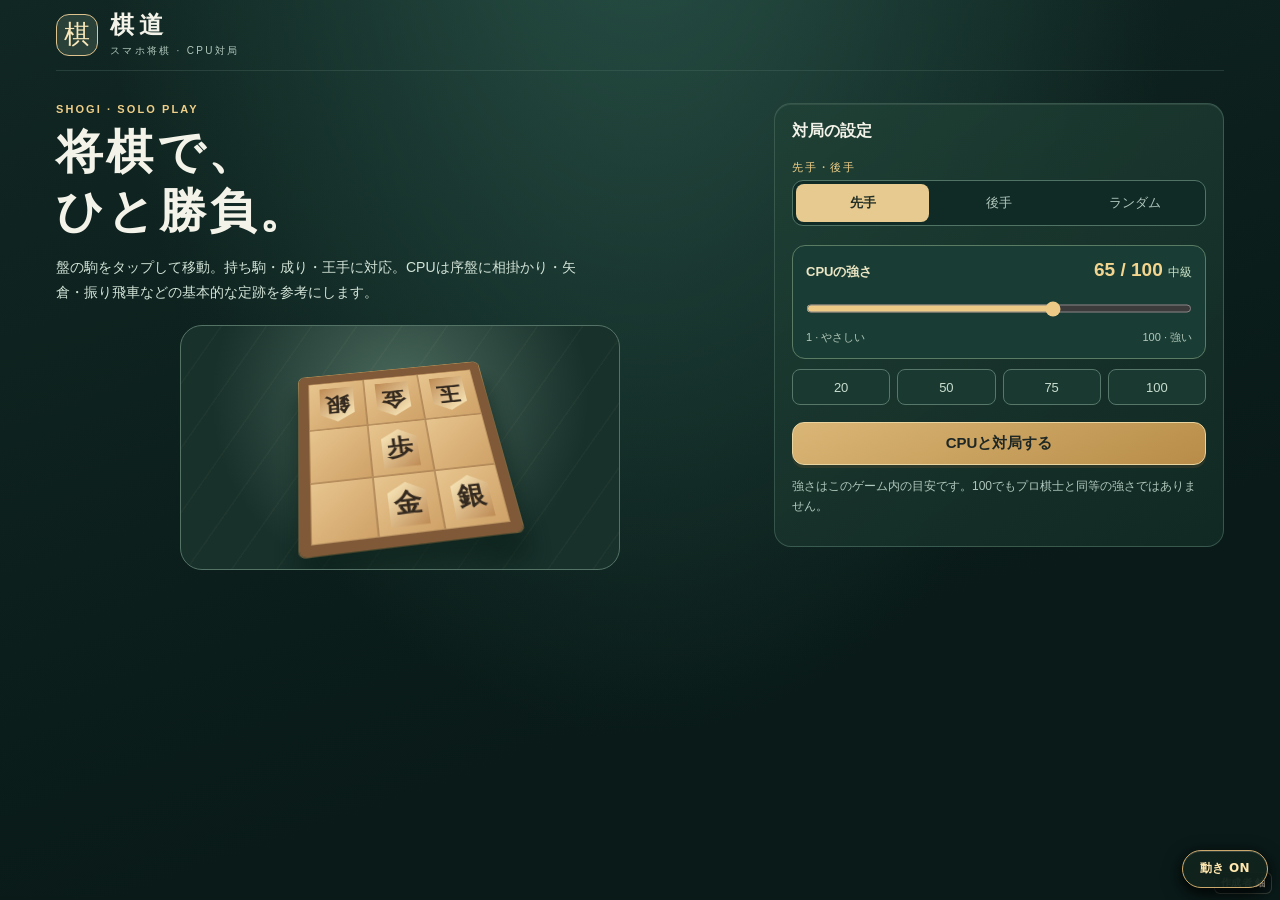
<file: shogi-v03/index.html>
<!doctype html>
<html lang="ja">
<head>
<meta charset="utf-8">
<meta name="viewport" content="width=device-width,initial-scale=1,viewport-fit=cover">
<meta name="theme-color" content="#112521">
<meta name="description" content="スマホで遊べる将棋。CPUの強さを自由に変更でき、指し手の移動も盤上で確認できます。">
<title>棋道｜スマホ将棋・CPU対戦</title>
<style>
:root{color-scheme:dark;--bg:#0e201e;--bg2:#091a18;--panel:#17302c;--panel2:#1e3933;--border:#385b52;--text:#f4f3e9;--muted:#b0c7bc;--gold:#f0cf88;--wood:#d5ab66;--woodlight:#edd099;--danger:#fa9d86;--green:#a4dfb9;font-family:-apple-system,BlinkMacSystemFont,"Hiragino Kaku Gothic ProN","Yu Gothic",Meiryo,sans-serif}
*{box-sizing:border-box}html{min-height:100%;background:var(--bg2)}body{margin:0;min-height:100vh;color:var(--text);background:radial-gradient(ellipse at 50% -20%,#285146 0,transparent 60%),linear-gradient(160deg,#112723,#091a18 70%);font-size:15px}button,input,select,textarea{font:inherit}button{cursor:pointer;touch-action:manipulation}button:disabled{opacity:.46;cursor:not-allowed}button:focus-visible,input:focus-visible,select:focus-visible{outline:3px solid var(--gold);outline-offset:2px}input,select{color:var(--text);background:#0e2722;border:1px solid #547366;border-radius:10px;padding:10px;width:100%;min-height:42px}select option{background:#10312b}.app-shell{max-width:1200px;padding:0 16px 40px;margin:auto}.site-header{display:flex;align-items:center;justify-content:space-between;gap:12px;min-height:71px;border-bottom:1px solid #51726755}.brand{display:flex;align-items:center;gap:12px}.monogram{width:42px;height:42px;border:1.5px solid #dfc38f;border-radius:13px;color:#f9e7b9;display:grid;place-items:center;font-size:26px;font-family:serif;background:#294138}.brand-name{font-family:serif;font-weight:bold;letter-spacing:.22em;font-size:24px;line-height:1.1}.brand-caption{font-size:10px;color:var(--muted);letter-spacing:.23em;margin-top:5px}.head-actions{display:flex;gap:8px;align-items:center}.btn{background:linear-gradient(155deg,#dab676,#b88c48);border:1px solid #e9d49f;color:#1f2824;font-weight:750;border-radius:12px;padding:10px 15px;min-height:43px;box-shadow:0 3px 0 #71533040}.btn:active{transform:translateY(1px)}.btn.secondary{background:#234138;border-color:#587b67;color:#f4f0dc;box-shadow:none}.btn.ghost{background:transparent;color:var(--muted);border:1px solid #4b6c5e;box-shadow:none}.btn.danger{background:#583126;color:#ffddcd;border-color:#bb6e5c;box-shadow:none}.btn.small{padding:7px 10px;min-height:34px;font-size:13px}.btn.wide{width:100%}.btn-inline{display:flex;gap:8px;align-items:center;justify-content:center}.eyebrow{font-size:11px;letter-spacing:.19em;color:var(--gold);font-weight:700}.muted{color:var(--muted)}.hint{font-size:12px;color:var(--muted);line-height:1.65}.panel{background:linear-gradient(145deg,rgba(32,65,54,.88),rgba(18,42,36,.96));border:1px solid #51726596;border-radius:17px;padding:17px;box-shadow:inset 0 1px 0 #ffffff15}.panel-title{font-size:16px;font-weight:750;margin:0 0 13px}.page-heading{font-size:clamp(29px,6vw,47px);font-family:serif;line-height:1.25;letter-spacing:.07em;margin:8px 0 12px}.page-lead{color:#d2e3d7;line-height:1.8;max-width:530px;font-size:14px}.welcome{padding-top:32px;display:grid;grid-template-columns:minmax(270px,1fr) minmax(270px,450px);gap:30px;align-items:center}.welcome-left{padding:0 0 15px}.welcome-art{max-width:440px;margin:20px auto 0;border-radius:22px;background:radial-gradient(circle at 50% 30%,#4c6a5d,#18312b 68%);border:1px solid #547366;min-height:245px;display:grid;place-items:center;position:relative;overflow:hidden}.welcome-art:before{content:"";position:absolute;inset:-70px 0 0;background:repeating-linear-gradient(125deg,transparent 0 35px,#dbcb9533 36px 37px);opacity:.18}.art-board{display:grid;grid-template-columns:repeat(3,60px);grid-template-rows:repeat(3,60px);transform:perspective(420px)rotateX(30deg)rotateZ(-7deg);border:10px solid #805938;box-shadow:0 24px 25px #05181299,0 0 0 1px #a68551;border-radius:6px;position:relative}.art-square{background:linear-gradient(140deg,#e7c58e,#cfa268);border:1px solid #986e4388;display:grid;place-items:center;color:#33291e;font-weight:bold;font-family:serif;font-size:26px}.art-piece{clip-path:polygon(50% 3%,95% 25%,95% 100%,5% 100%,5% 25%);background:linear-gradient(140deg,#fff1c5,#bc8851);border-radius:2px;width:40px;height:45px;display:grid;place-items:center}.art-piece.inv{transform:rotate(180deg)}.settings-row{display:flex;flex-wrap:wrap;gap:10px;margin:10px 0}.setting-field{display:flex;flex-direction:column;gap:6px;flex:1;min-width:125px}.setting-field label{color:#c9dbce;font-size:12px}.segmented{display:flex;border:1px solid #507365;border-radius:11px;padding:3px;gap:3px;background:#102a26}.segmented button{flex:1;border:0;color:var(--muted);padding:10px 6px;border-radius:8px;background:transparent;font-size:13px}.segmented button.active{background:#e7ca8f;color:#253127;font-weight:800}.field-note{font-size:12px;color:#d2e2d5;border:1px solid #6d7f5b;padding:11px;border-radius:10px;background:#4c583b28;margin-top:10px}.section-caption{font-size:11px;text-transform:uppercase;letter-spacing:.16em;color:var(--gold);margin:18px 0 5px}.footnote{border-top:1px solid #49645755;margin-top:25px;padding-top:15px;font-size:12px;line-height:1.75;color:var(--muted)}.pills{display:flex;gap:7px;flex-wrap:wrap;margin:15px 0}.pill{border:1px solid #587566;padding:5px 9px;font-size:11px;color:#d4e2d6;border-radius:100px;background:#29443b}.game-layout{display:grid;grid-template-columns:minmax(180px,240px) minmax(310px,530px) minmax(180px,260px);gap:16px;margin:18px auto;justify-content:center;align-items:start}.game-center{min-width:0}.player-panel{display:flex;align-items:center;gap:10px;justify-content:space-between}.avatar{display:grid;place-items:center;width:47px;height:47px;border-radius:14px;border:1px solid #d5c18c;background:linear-gradient(135deg,#29483f,#0c2824);color:#f0d79a;font-family:serif;font-size:25px;flex:none}.player-meta{flex:1;min-width:0}.player-name{font-weight:800;white-space:nowrap;overflow:hidden;text-overflow:ellipsis}.player-title{color:var(--muted);font-size:11px;margin-top:2px}.status-pill{background:#234a3c;color:#c9f2d7;border:1px solid #65907c;padding:4px 8px;border-radius:30px;font-size:11px;white-space:nowrap}.status-pill.check{background:#65382d;color:#ffd2c7;border-color:#be775c}.top-player,.bottom-player{padding:10px 13px;background:#17332e;border:1px solid #4e7964;border-radius:14px}.top-player{margin-bottom:9px}.bottom-player{margin-top:11px}.board-wrap{position:relative;background:linear-gradient(135deg,#8b6138,#c1965b 28%,#6b4c2e 95%);padding:11px;border-radius:11px;box-shadow:0 14px 25px #020f0cbc,inset 0 2px 0 #e9ca90;border:2px solid #d8b47b}.board{display:grid;grid-template-columns:repeat(9,minmax(0,1fr));width:100%;aspect-ratio:1/1;box-shadow:0 0 0 2px #6f4a24,0 2px 8px #3b211c55;background:var(--wood)}.cell{border:0;outline:1px solid #98754b;border-radius:0;display:grid;place-items:center;background:radial-gradient(circle at 35% 35%,#eed19d 5%,#ddb578 90%);padding:0;min-width:0;min-height:0;position:relative;aspect-ratio:1/1}.cell.last{background:#e5bd85}.cell.king-in-check{background:#d58165}.cell.target{background:#e5d297}.cell.target:after{content:"";position:absolute;inset:28%;border-radius:50%;background:#44844c99;z-index:1;pointer-events:none}.cell.target.occupied:after{inset:3px;border:3px solid #2b7651;background:transparent;border-radius:4px}.cell.selected{background:#f5d986;box-shadow:inset 0 0 0 3px #419462;z-index:1}.cell:focus-visible{z-index:3;outline:3px solid #fff5c4}.koma{display:grid;place-items:center;clip-path:polygon(50% 1%,95% 23%,95% 98%,5% 98%,5% 23%);background:linear-gradient(120deg,#ffeac0 0%,#e7c18b 62%,#c69c61 100%);width:81%;height:89%;color:#2b241d;filter:drop-shadow(0 1px 1px #4b302b);font-family:"Yu Mincho","Hiragino Mincho ProN",serif;font-weight:900;font-size:clamp(14px,2.2vw,26px);line-height:1;user-select:none;position:relative;z-index:2}.koma.opp{transform:rotate(180deg)}.koma.promoted{color:#a43f32}.koma.selected-koma{background:linear-gradient(135deg,#fff0bf,#f2d27c)}.turn-head{display:flex;align-items:center;justify-content:space-between;margin:6px 0 11px;gap:8px}.turn-line{font-weight:bold;color:#f1e1b9;font-size:15px}.role-caption{font-size:12px;color:#c8dccc}.hands{display:flex;flex-wrap:wrap;align-items:center;gap:6px;min-height:49px}.hand-piece{padding:5px 7px;display:flex;gap:4px;align-items:center;background:linear-gradient(160deg,#ddba84,#a87b48);border:1px solid #e1c396;border-radius:8px;color:#30261a;min-width:40px;min-height:38px;justify-content:center;font-family:"Yu Mincho",serif;font-weight:bold;font-size:18px}.hand-piece em{font:700 11px sans-serif;color:#513c23}.hand-piece.selected{box-shadow:0 0 0 2px #8bcf86,0 0 0 4px #12332c}.hand-piece:disabled{opacity:.6}.actions{display:flex;gap:8px;flex-wrap:wrap;margin-top:12px}.actions>*{flex:1}.side-stack{display:flex;flex-direction:column;gap:12px}.record{font-size:12px;color:#c6ddcd;overflow:auto;max-height:350px;display:grid;grid-template-columns:1fr 1fr;gap:6px}.record-item{padding:7px;background:#102b26;border:1px solid #44655755;border-radius:7px;white-space:nowrap}.record-item.latest{border-color:#d5ad74;color:#f5dcb6}.detail-row{display:flex;justify-content:space-between;gap:10px;align-items:center;padding:8px 0;border-bottom:1px solid #5a726148;font-size:13px}.detail-row:last-child{border:0}.chip-number{color:var(--gold);font-weight:bold}.empty-label{color:#a2bcb0;font-size:12px;padding:7px 0}.help-list{font-size:13px;line-height:1.9;color:#cbded3}.callout{padding:12px;border-radius:11px;background:#3c56392e;border:1px solid #82976f70;font-size:12px;line-height:1.65;color:#e6e2ca}.notice{padding:10px 12px;background:#183b34;border:1px solid #678f74;border-radius:10px;color:#e3f0e3;font-size:13px}.notice.warning{background:#613d31;border-color:#b97d60;color:#ffe7d3}.modal-backdrop{position:fixed;inset:0;background:#061614cc;display:grid;place-items:center;z-index:40;padding:18px;overscroll-behavior:contain}.modal{border:1px solid #7a967f;background:linear-gradient(140deg,#23453b,#0c241f);border-radius:17px;padding:20px;max-width:520px;width:100%;max-height:calc(100vh - 38px);overflow:auto;box-shadow:0 30px 70px #0009}.modal h2{font-family:serif;font-size:23px;margin:0 0 9px}.modal .actions{margin-top:17px}.tiny{font-size:11px;color:#bdd1c3}.admin-grid{display:grid;grid-template-columns:1fr 1fr;gap:9px}.admin-grid label{font-size:12px;color:#c2d2c3;display:block;margin-bottom:5px}.admin-row{margin:10px 0}.admin-range{display:flex;gap:8px;align-items:center}.admin-range input[type=range]{padding:0}.admin-level{font-size:18px;color:var(--gold);font-weight:bold;min-width:40px;text-align:right}.bottom-banner{font-size:11px;text-align:center;color:#90b0a0;line-height:1.6;margin:22px 0}.ui-error{color:#ffdbcc;background:#513327;padding:14px;border-radius:8px}.checkmate{font-size:19px;color:var(--gold);font-weight:800}.wideboard{max-width:530px;margin:auto}.loading-fallback{padding:35vh 20px;text-align:center;color:var(--gold);font:700 30px serif}.loading-fallback small{display:block;font:14px sans-serif;margin-top:15px;color:#c9ddd2}.no-script{padding:15px;color:#f8e2b7}.testing-tag{font-size:10px;color:#eddfb3;border:1px solid #847350;padding:3px 7px;border-radius:100px}.split-mode{display:grid;gap:8px;margin-bottom:12px}.result-big{font-size:40px;font-weight:800;color:var(--gold);font-family:serif}.mini-divider{border-top:1px solid #51725d55;margin:12px 0}
@media(max-width:990px){.game-layout{grid-template-columns:minmax(0,570px);max-width:580px;margin:12px auto}.game-center{order:1}.side-left{order:2}.side-right{order:3}.side-stack{display:flex;flex-direction:column;gap:12px}.side-left .panel,.side-right .panel{margin-top:7px}.welcome{grid-template-columns:1fr;max-width:680px;margin:auto;gap:12px}.welcome-left{padding:0}.welcome-art{min-height:180px}.art-board{transform:perspective(440px)rotateX(30deg)rotateZ(-7deg)scale(.8)}.board-wrap{max-width:520px;margin:auto}}
@media(max-width:450px){.app-shell{padding:0 9px 28px}.site-header{min-height:58px}.brand-name{font-size:19px}.brand-caption{font-size:8px}.monogram{width:36px;height:36px;font-size:22px}.btn.small{min-height:34px;font-size:11px;padding:7px 8px}.page-heading{font-size:29px}.welcome{padding-top:19px}.panel{padding:12px;border-radius:13px}.board-wrap{padding:7px;border-width:2px}.koma{font-size:clamp(12px,5.1vw,22px)}.top-player,.bottom-player{padding:8px 9px}.avatar{width:35px;height:35px;font-size:20px;border-radius:11px}.player-name{font-size:13px}.player-title{font-size:10px}.turn-line{font-size:13px}.game-layout{gap:9px}.cell.target.occupied:after{border-width:2px}.hand-piece{min-height:36px;font-size:16px}.btn{font-size:13px;padding:10px}.record{max-height:160px}.modal{padding:15px}}
/* v0.3: shogi-only UI, distinct last CPU move, mobile-first game layout. */
:root{--accent:#d3b77e}
.game-layout{display:grid;grid-template-columns:minmax(0,550px) minmax(220px,290px);gap:17px;align-items:start;justify-content:center;max-width:895px;margin:15px auto}
.game-center{min-width:0}
.side-stack{display:flex;flex-direction:column;gap:12px}
.board-plane{position:relative;aspect-ratio:1/1}
.board-plane .board{position:relative;width:100%;height:100%}
.board-plane .move-arrow{position:absolute;inset:0;width:100%;height:100%;pointer-events:none;z-index:4;overflow:visible}
.cell.cpu-from{background:#d9b47a;box-shadow:inset 0 0 0 3px #ad4b32}
.cell.cpu-to{background:#f5cb84;box-shadow:inset 0 0 0 3px #bc4c31}
.cell.cpu-from .koma,.cell.cpu-to .koma{filter:drop-shadow(0 0 3px #db7445)}
.move-info{margin:10px 0 0;min-height:65px;display:flex;align-items:center;gap:10px;padding:10px 12px;border:1px solid #9e7157;border-radius:12px;background:linear-gradient(115deg,#3f3d2b,#28352b);color:#fff1d4}
.move-info.is-empty{font-size:12px;border-color:#426555;background:#1b3932;color:#bdcfbf}
.move-info-icon{width:36px;height:36px;border-radius:50%;display:grid;place-items:center;font-size:24px;background:#794e37;color:#fff2c0;flex:none}
.move-info-label{font-size:11px;color:#e9c999;font-weight:bold}
.move-info-main{font-size:17px;font-weight:800;display:flex;gap:8px;align-items:baseline;flex-wrap:wrap}
.move-coords{font-size:13px;font-weight:650;color:#e6ddc0}
.strength-block{margin-top:19px;margin-bottom:10px;padding:13px;background:#193d34;border:1px solid #5b7c64;border-radius:13px}
.strength-title{display:flex;justify-content:space-between;align-items:baseline;gap:8px;color:#ece6c4;font-size:13px;font-weight:bold}
.strength-title strong{font-size:19px;color:#f4d58f;white-space:nowrap}.strength-title small{font-size:12px;color:#c9e0c6;font-weight:normal}
.strength-block input[type=range]{width:100%;margin:15px 0 9px;accent-color:#edcb87;padding:0;min-height:25px}
.strength-marks{display:flex;justify-content:space-between;color:#b2c7ba;font-size:11px}
.preset-row{display:grid;grid-template-columns:repeat(4,1fr);gap:7px;margin:8px 0 17px}
.preset{font-size:13px;background:#1a3931;border:1px solid #56776a;color:#c8ddce;min-height:36px;border-radius:8px}.preset.active{border-color:#e2c18b;color:#edd0a3;background:#364d3c}
.game-center .notice{margin-top:8px}
.end-panel{margin-top:11px;text-align:center}
.dim{font-size:11px;color:#c6d8ca;font-weight:normal}
.start-panel{align-self:start}
.record{grid-template-columns:1fr 1fr;max-height:360px}
@media(max-width:800px){.game-layout{grid-template-columns:minmax(0,550px);max-width:560px;margin:12px auto}.side-stack{order:2}.game-center{order:1}.game-layout .panel{margin:0}.welcome{grid-template-columns:1fr;max-width:620px;margin:auto}}
@media(max-width:450px){.game-layout{gap:10px}.move-info{padding:9px;min-height:61px}.move-info-main{font-size:15px}.move-coords{font-size:12px}.strength-title strong{font-size:17px}.strength-block{margin-top:12px}.board-wrap{padding:7px}.koma{font-size:clamp(12px,5.1vw,22px)}.welcome-art{min-height:185px}}

</style>
<style id="creator-credit-style">
#creator-credit{position:fixed;right:8px;bottom:calc(6px + env(safe-area-inset-bottom, 0px));z-index:12;pointer-events:none;user-select:none;background:rgba(9,21,22,.76);border:1px solid rgba(250,235,204,.2);color:#f7ebd6;border-radius:6px;padding:3px 6px;font:600 10px/1.4 -apple-system,BlinkMacSystemFont,"Hiragino Kaku Gothic ProN","Yu Gothic",sans-serif;letter-spacing:.02em}
</style>
<link rel="stylesheet" href="../tabletop-finish.css?v=12">
</head>
<body>
<div id="app"><div class="loading-fallback">棋道<br><small>将棋を読み込んでいます…</small></div></div>
<noscript><p class="no-script">JavaScriptを有効にして開いてください。</p></noscript>
<script>
/* SHOGI LAB - standalone local shogi rules engine. No network calls. */
(function(root,factory){const api=factory();if(typeof module==='object'&&module.exports)module.exports=api;root.ShogiEngine=api;})(typeof globalThis!=='undefined'?globalThis:this,function(){
'use strict';
const TYPES=['R','B','G','S','N','L','P'];
const NAMES={K:'玉',R:'飛',B:'角',G:'金',S:'銀',N:'桂',L:'香',P:'歩'};
const PROMOTED={R:'龍',B:'馬',S:'全',N:'圭',L:'杏',P:'と'};
const PRICE={K:20000,R:1020,B:890,G:580,S:490,N:320,L:290,P:105};
const rc=i=>[Math.floor(i/9),i%9];const idx=(r,c)=>r*9+c;const inside=(r,c)=>r>=0&&r<9&&c>=0&&c<9;
const piece=(t,s,p=false)=>({t,s,p});
const clone=s=>({board:s.board.map(p=>p?{...p}:null),hands:{1:{...s.hands[1]},'-1':{...s.hands[-1]}},turn:s.turn,ply:s.ply,trail:s.trail?s.trail.slice():[]});
function newGame(){
 const b=Array(81).fill(null),top=['L','N','S','G','K','G','S','N','L'];
 for(let c=0;c<9;c++){b[idx(0,c)]=piece(top[c],-1);b[idx(8,c)]=piece(top[c],1);b[idx(2,c)]=piece('P',-1);b[idx(6,c)]=piece('P',1);}
 b[idx(1,1)]=piece('R',-1);b[idx(1,7)]=piece('B',-1);
 b[idx(7,1)]=piece('B',1);b[idx(7,7)]=piece('R',1);
 return {board:b,hands:{1:{},'-1':{}},turn:1,ply:0,trail:[]};
}
const gold=[[1,-1],[1,0],[1,1],[0,-1],[0,1],[-1,0]];
const silver=[[1,-1],[1,0],[1,1],[-1,-1],[-1,1]];
const king=[[1,-1],[1,0],[1,1],[0,-1],[0,1],[-1,-1],[-1,0],[-1,1]];
const knight=[[2,-1],[2,1]];
const diagonal=[[1,-1],[1,1],[-1,-1],[-1,1]];
const orthogonal=[[1,0],[-1,0],[0,-1],[0,1]];
const forward=[[1,0]];
function directions(p){
 const t=p.p&&['P','L','N','S'].includes(p.t)?'G':p.t;
 let step=[],slide=[],jump=[];
 switch(t){case 'K':step=king;break;case 'G':step=gold;break;case 'S':step=silver;break;case 'N':jump=knight;break;case 'L':slide=forward;break;case 'P':step=forward;break;case 'B':slide=diagonal;if(p.p)step=orthogonal;break;case 'R':slide=orthogonal;if(p.p)step=diagonal;break;}
 return {step,slide,jump};
}
function eachTarget(s,from,p,fn){
 const [r,c]=rc(from),{step,slide,jump}=directions(p),dr0=-p.s;
 for(const [dr,dc] of [...step,...jump]){const rr=r+dr*dr0,cc=c+dc;if(inside(rr,cc)){const q=s.board[idx(rr,cc)];if(!q||q.s!==p.s)fn(idx(rr,cc));}}
 for(const [dr,dc] of slide){let rr=r+dr*dr0,cc=c+dc;while(inside(rr,cc)){const j=idx(rr,cc),q=s.board[j];if(q?.s===p.s)break;fn(j);if(q)break;rr+=dr*dr0;cc+=dc;}}
}
function attacks(s,to,by){for(let f=0;f<81;f++){const p=s.board[f];if(!p||p.s!==by)continue;let a=false;eachTarget(s,f,p,t=>{if(t===to)a=true;});if(a)return true;}return false;}
function kingIndex(s,side){return s.board.findIndex(p=>p&&p.t==='K'&&p.s===side);}
function inCheck(s,side=s.turn){const k=kingIndex(s,side);return k<0||attacks(s,k,-side);}
function zone(row,side){return side===1?row<=2:row>=6;}
function lastRow(side){return side===1?0:8;}
function lastTwo(row,side){return side===1?row<=1:row>=7;}
function mustPromote(t,row,side){return (t==='P'||t==='L')&&row===lastRow(side)||t==='N'&&lastTwo(row,side);}
function promotable(t){return t!=='K'&&t!=='G';}
function apply(s,m){
 const n=clone(s),side=s.turn;
 if(m.drop){n.board[m.to]=piece(m.drop,side);n.hands[side][m.drop]--;if(n.hands[side][m.drop]===0)delete n.hands[side][m.drop];}
 else{const moving=n.board[m.from],taken=n.board[m.to];n.board[m.from]=null;
  if(taken){n.hands[side][taken.t]=(n.hands[side][taken.t]||0)+1;}
  n.board[m.to]={...moving,p:m.promote||moving.p};
 }
 n.turn=-side;n.ply=s.ply+1;n.trail=[...(s.trail||[]),{...m,side}];return n;
}
function pseudo(s){
 const out=[],side=s.turn;
 for(let i=0;i<81;i++){
  const p=s.board[i];if(!p||p.s!==side)continue;
  eachTarget(s,i,p,to=>{
   if(s.board[to]?.t==='K')return;
   const [fr]=rc(i),[tr]=rc(to);
   if(!p.p&&promotable(p.t)&&(zone(fr,side)||zone(tr,side))){
     if(!mustPromote(p.t,tr,side))out.push({from:i,to,promote:false});
     out.push({from:i,to,promote:true});
   }else out.push({from:i,to,promote:false});
  });
 }
 const hand=s.hands[side];for(const t of TYPES){if(!hand[t])continue;for(let to=0;to<81;to++){
  if(s.board[to])continue;const [r,c]=rc(to);if(mustPromote(t,r,side))continue;
  if(t==='P'){
    let found=false;for(let rr=0;rr<9;rr++){const p=s.board[idx(rr,c)];if(p?.t==='P'&&p.s===side&&!p.p){found=true;break;}}
    if(found)continue;
  }
  out.push({drop:t,to});
 }}
 return out;
}
function sameMove(a,b){return a.to===b.to&&a.from===b.from&&a.drop===b.drop&&!!a.promote===!!b.promote;}
function legalMoves(s,options={}){
 const side=s.turn;const moves=[];
 for(const m of pseudo(s)){
  const after=apply(s,m);if(inCheck(after,side))continue;
  if(m.drop==='P'&&!options.skipPawnMate){
   // If a pawn drop is checkmate, the drop is illegal (打ち歩詰め).
   if(inCheck(after,-side)&&legalMoves(after,{skipPawnMate:true}).length===0)continue;
  }
  moves.push(m);
 }
 return moves;
}
function posKey(s){
 return s.turn+'|'+s.board.map(p=>p?p.s+':'+p.t+(p.p?'+':''):'_').join(',')+'|'+[1,-1].map(side=>TYPES.map(t=>s.hands[side][t]||0).join('.')).join('|');
}
function evaluateEnd(state,history=[],moveLog=[]){
 const moves=legalMoves(state);
 if(moves.length===0)return {done:true,winner:-state.turn,reason:inCheck(state)?'詰み':'合法手なし'};
 const key=posKey(state),matches=history.map((s,i)=>posKey(s)===key?i:-1).filter(i=>i>=0);
 if(matches.length>=4){
  const a=matches[matches.length-4],b=matches[matches.length-1];let perp=null;
  for(const side of [1,-1]){
   const seq=moveLog.slice(a,b).filter(m=>m.side===side);
   if(seq.length&&seq.every(m=>m.gaveCheck))perp=side;
  }
  return perp?{done:true,winner:-perp,reason:'連続王手の千日手'}:{done:true,winner:0,reason:'千日手（引き分け）'};
 }
 return {done:false,winner:null,reason:''};
}
function moveText(s,m){
 const c=9-(m.to%9),r=Math.floor(m.to/9)+1,nums='１２３４５６７８９',kan='一二三四五六七八九',t=m.drop?m.drop:s.board[m.from].t;
 const hand=m.drop?'打':m.promote?'成':'';
 return (s.turn===1?'▲':'△')+nums[c-1]+kan[r-1]+(NAMES[t]||'')+hand;
}
function pieceValue(p){return p?PRICE[p.t]*(p.p?(p.t==='P'?4.7:p.t==='L'?1.75:p.t==='N'?1.65:p.t==='S'?1.35:1.3):1):0;}
function totalPieces(s){const count={};for(const p of s.board)if(p)count[p.t]=(count[p.t]||0)+1;for(const side of [1,-1])for(const [t,n]of Object.entries(s.hands[side]))count[t]=(count[t]||0)+n;return count;}
function serialize(s){return JSON.stringify(s);}
function deserialize(raw){try{const s=JSON.parse(raw);if(s.board?.length!==81||![-1,1].includes(s.turn)||!s.hands?.[1]||!s.hands?.[-1]||kingIndex(s,1)<0||kingIndex(s,-1)<0)throw Error('Invalid shogi position');return s;}catch{return null;}}
return {TYPES,NAMES,PROMOTED,PRICE,newGame,clone,rc,idx,inside,eachTarget,attacks,kingIndex,inCheck,zone,mustPromote,legalMoves,pseudo,apply,sameMove,posKey,evaluateEnd,moveText,pieceValue,totalPieces,serialize,deserialize};
});

</script>
<script>
/* KIDO v0.3 CPU -- iterative deepening alpha-beta, capture extensions, and transposition cache.
   Pure offline JavaScript. Rating 1-100 is a game difficulty setting, NOT a shogi rank. */
(function(root,factory){const engine=root.ShogiEngine||(typeof require!=='undefined'?require('./engine.js'):null),api=factory(engine);if(typeof module==='object'&&module.exports)module.exports=api;root.ShogiAI=api;})(typeof globalThis!=='undefined'?globalThis:this,function(E){
'use strict';
const VALUES={K:30000,R:1100,B:970,G:610,S:515,N:340,L:300,P:115};
const PROMO={R:1.40,B:1.43,S:1.44,N:1.65,L:1.72,P:4.45};
const MATE=1000000;
const clock=()=>typeof performance!=='undefined'?performance.now():Date.now();
const clamp=(x,a,b)=>Math.max(a,Math.min(b,x));
const randint=n=>Math.floor(Math.random()*n);
const keyMove=m=>m?(m.drop?`d${m.drop}:${m.to}`:`${m.from}:${m.to}:${m.promote?1:0}`):'';
function score(s,side){
 let total=0;const kingPositions={1:-1,'-1':-1};let material=0;
 for(let i=0;i<81;i++){
  const p=s.board[i];if(!p)continue;
  if(p.t==='K')kingPositions[p.s]=i;
  const row=Math.floor(i/9),col=i%9,advance=p.s===1?8-row:row;
  const cent=4-Math.abs(col-4),dev=Math.min(4,advance),v=VALUES[p.t]*(p.p?(PROMO[p.t]||1):1);
  let position=0;
  if(p.t==='P')position=advance*9+cent*1.5;
  else if(p.t==='S')position=dev*12+cent*4-(advance>5?(advance-5)*10:0);
  else if(p.t==='N')position=dev*10+cent*3;
  else if(p.t==='L')position=advance*3;
  else if(p.t==='G')position=Math.min(5,advance)*5+cent*2;
  else if(p.t==='B')position=cent*9+Math.min(5,advance)*3;
  else if(p.t==='R')position=cent*7+Math.min(6,advance)*5;
  else if(p.t==='K')position=-Math.max(0,advance)*90+Math.abs(col-4)*5;
  if(p.p)position+=28;
  total+=(p.s===side?1:-1)*(v+position);
  if(p.t!=='K')material+=(p.s===side?1:-1)*v;
 }
 for(const owner of [1,-1])for(const [t,count] of Object.entries(s.hands[owner]))total+=(owner===side?1:-1)*(VALUES[t]||0)*count*1.07;
 // Nearby gold/silver are better defenders, especially around the king.
 for(const owner of [1,-1]){
  const k=kingPositions[owner];if(k<0)continue;
  const r=Math.floor(k/9),c=k%9;let shield=0,invaders=0;
  for(let dr=-2;dr<=2;dr++)for(let dc=-2;dc<=2;dc++){
   const rr=r+dr,cc=c+dc;if(rr<0||rr>=9||cc<0||cc>=9)continue;
   const p=s.board[rr*9+cc];if(!p||p.t==='K')continue;
   if(p.s===owner&&(p.t==='G'||p.t==='S'||(p.t==='P'&&Math.abs(dr)<=1)))shield+=Math.abs(dr)<=1&&Math.abs(dc)<=1?15:6;
   if(p.s!==owner)invaders+=(p.t==='R'||p.t==='B'?23:11);
  }
  total+=(owner===side?1:-1)*(shield-invaders);
 }
 return total;
}
function order(s,m,pv='',killer=''){
 let n=0;if(m.drop){n=(m.drop==='P'?9:24);}
 else {
  const a=s.board[m.from],captured=s.board[m.to];
  if(captured)n+=4500+(VALUES[captured.t]||0)*10-(VALUES[a.t]||0);
  if(m.promote)n+=a.t==='P'?1250:a.t==='R'||a.t==='B'?1050:450;
  // Prefer creating threats around the opponent king; don't force random king moves.
  if(a.t==='K')n-=75;
 }
 const key=keyMove(m);
 if(key===pv)n+=100000;
 if(key===killer)n+=150;
 return n;
}
function profile(level){
 if(level<=12)return {depth:1,maxMs:40,width:12,q:1,jitter:1800};
 if(level<=28)return {depth:1,maxMs:90,width:14,q:1,jitter:450};
 if(level<=45)return {depth:2,maxMs:180,width:16,q:2,jitter:170};
 if(level<=65)return {depth:3,maxMs:400,width:18,q:3,jitter:55};
 if(level<=80)return {depth:4,maxMs:850,width:22,q:3,jitter:18};
 if(level<=92)return {depth:5,maxMs:1350,width:27,q:4,jitter:0};
 return {depth:6,maxMs:2200,width:32,q:5,jitter:0};
}
// Verified opening sequences in USI square notation (files 9..1, ranks a..i).
// Exact-board matching means a different human move never forces a book reply.
// The book guides the opening only; beyond a known position the search takes over.
const OPENINGS=[
 {name:'相掛かり',weight:2,moves:['2g2f','8c8d','2f2e','8d8e','6i7h','4a3b','3i4h','7a6b','7g7f','3c3d']},
 {name:'角換わり',weight:2,moves:['7g7f','8c8d','2g2f','8d8e','8h7g','3c3d','7i8h','2b7g+','8h7g','4a3b','3i4h','7a6b']},
 {name:'矢倉',weight:2,moves:['7g7f','8c8d','7i6h','3c3d','6g6f','7a6b','5g5f','5c5d','3i4h','3a4b','6h7g','4b3c']},
 {name:'四間飛車',weight:2,moves:['7g7f','3c3d','6g6f','8c8d','2h6h','7a6b','5i4h','5a4b','4h3h','4b3b']},
 {name:'三間飛車',weight:1,moves:['7g7f','3c3d','7f7e','8c8d','2h7h','7a6b','5i4h','5a4b','4h3h','4b3b']},
 {name:'中飛車',weight:1,moves:['5g5f','8c8d','2h5h','3c3d','5f5e','7a6b','7g7f','5a4b','5i4h','4b3b']},
 {name:'居飛車',weight:2,moves:['7g7f','3c3d','2g2f','8c8d','2f2e','8d8e','6i7h','4a3b','3i4h','7a6b']},
 {name:'後手四間飛車',weight:1,moves:['7g7f','3c3d','2g2f','8b4b','3i4h','5c5d','5i6h','6a7b']},
 {name:'後手中飛車',weight:1,moves:['7g7f','5c5d','2g2f','8b5b','2f2e','3c3d','3i4h','7a6b']},
 {name:'後手の角道',weight:1,moves:['2g2f','3c3d','7g7f','8c8d','2f2e','8d8e','3i4h','7a6b']}
];
function parseUSI(usi){
 const m=/^([1-9])([a-i])([1-9])([a-i])(\+)?$/.exec(usi);
 if(!m)return null;
 return {from:(m[2].charCodeAt(0)-97)*9+(9-Number(m[1])),to:(m[4].charCodeAt(0)-97)*9+(9-Number(m[3])),promote:!!m[5]};
}
let openingCache=null;
function openingBook(){
 if(openingCache)return openingCache;
 const map=new Map(),invalid=[];
 for(const row of OPENINGS){
  let state=E.newGame();
  for(const notation of row.moves){
   const move=parseUSI(notation),legal=move&&E.legalMoves(state).find(x=>E.sameMove(x,move));
   if(!legal){invalid.push({name:row.name,notation,ply:state.ply});break;}
   const hash=E.posKey(state),entries=map.get(hash)||[],id=keyMove(legal);
   const known=entries.find(x=>x.key===id);
   if(known){known.weight+=row.weight;known.names.push(row.name);}
   else entries.push({key:id,move:legal,weight:row.weight,names:[row.name]});
   map.set(hash,entries);state=E.apply(state,legal);
  }
 }
 return openingCache={map,invalid};
}
function findBookMove(state,level,legal,config){
 if(level<42||state.ply>=12||E.inCheck(state,state.turn))return null;
 const choices=openingBook().map.get(E.posKey(state));
 if(!choices?.length)return null;
 const available=choices.filter(x=>legal.some(m=>E.sameMove(x.move,m)));
 if(!available.length)return null;
 let ticket=Math.random()*available.reduce((s,x)=>s+x.weight,0);
 const picked=available.find(x=>(ticket-=x.weight)<0)||available[available.length-1];
 if(config.stats){config.stats.opening=picked.names.join(' / ');config.stats.depth=0;config.stats.nodes=0;}
 return picked.move;
}
function openingInfo(){const b=openingBook();return {lines:OPENINGS.length,positions:b.map.size,invalid:b.invalid.slice()};}

function bestMove(s,skill=60,config={}){
 const level=clamp(Math.round(Number(skill)||60),1,100),p=profile(level),start=clock();
 const deadline=start+(Number.isFinite(config.maxMs)?clamp(config.maxMs,30,8000):p.maxMs);
 const all=E.legalMoves(s);if(!all.length)return null;
 if(level<=10)return all[randint(all.length)];
 const fromBook=findBookMove(s,level,all,config);if(fromBook)return fromBook;

 let nodes=0,table=new Map(),killer=Array(30).fill(''),expired=false;
 function checkTime(){if((++nodes&31)===0&&clock()>deadline){expired=true;throw 'timeout';}}
 function quiesce(pos,alpha,beta,ply,remaining){
  checkTime();let stand=score(pos,pos.turn);
  const check=E.inCheck(pos,pos.turn);
  if(!check){if(stand>=beta)return beta;if(stand>alpha)alpha=stand;}
  if(remaining<=0)return stand;
  const moves=E.legalMoves(pos);
  if(!moves.length)return -MATE+ply;
  const tactical=check?moves:moves.filter(m=>!m.drop&&(pos.board[m.to]||m.promote));
  tactical.sort((a,b)=>order(pos,b)-order(pos,a));
  for(const m of tactical.slice(0,check?28:12)){
   const val=-quiesce(E.apply(pos,m),-beta,-alpha,ply+1,remaining-1);
   if(val>=beta)return beta;if(val>alpha)alpha=val;
  }
  return alpha;
 }
 function search(pos,depth,alpha,beta,ply){
  checkTime();if(depth<=0)return quiesce(pos,alpha,beta,ply,p.q);
  const hash=E.posKey(pos),cached=table.get(hash),originalAlpha=alpha;
  if(cached&&cached.depth>=depth){if(cached.flag===0)return cached.value;
   if(cached.flag===1&&cached.value<=alpha)return cached.value;
   if(cached.flag===2&&cached.value>=beta)return cached.value;}
  const moves=E.legalMoves(pos);
  if(!moves.length)return -MATE+ply;
  moves.sort((a,b)=>order(pos,b,cached?.move,killer[ply])-order(pos,a,cached?.move,killer[ply]));
  let local=-MATE-1,best='',count=0;
  const width=Math.min(moves.length,p.width+Math.max(0,depth-3)*2);
  for(const m of moves){
   // Keep forcing captures / promotions even when pruning quiet moves.
   if(count>=width&&!pos.board[m.to]&&!m.promote&&!E.inCheck(pos,pos.turn))continue;
   count++;
   const next=E.apply(pos,m);
   const v=-search(next,depth-1,-beta,-alpha,ply+1);
   if(v>local){local=v;best=keyMove(m);}
   if(v>alpha)alpha=v;
   if(alpha>=beta){killer[ply]=best;break;}
  }
  if(table.size>26000)table.clear();
  table.set(hash,{depth,value:local,flag:local<=originalAlpha?1:local>=beta?2:0,move:best});
  return local;
 }
 const ranked=all.map(m=>({m,k:keyMove(m),v:order(s,m)+(-score(E.apply(s,m),-s.turn))*0.10})).sort((a,b)=>b.v-a.v);
 let best=ranked[0].m,bestScore=-MATE,completedDepth=0;
 if(level<=28){
  const subset=ranked.slice(0,Math.min(ranked.length,level<=16?14:8));
  return subset.map(x=>({...x,noise:(Math.random()-.5)*p.jitter,k:-score(E.apply(s,x.m),-s.turn)}))
   .sort((a,b)=>(b.k+b.noise)-(a.k+a.noise))[0].m;
 }
 try{
  const root=ranked.slice();
  for(let depth=1;depth<=p.depth;depth++){
   const round=[];let roundBest=null,roundValue=-MATE-1;
   for(const item of root){
    checkTime();const val=-search(E.apply(s,item.m),depth-1,-MATE,MATE,1);
    round.push({key:item.k,score:val});
    if(val>roundValue){roundValue=val;roundBest=item.m;}
   }
   if(roundBest){
    best=roundBest;bestScore=roundValue;completedDepth=depth;
    const byKey=new Map(round.map(x=>[x.key,x.score]));
    root.sort((a,b)=>byKey.get(b.k)-byKey.get(a.k));
   }
   if(Math.abs(roundValue)>MATE-1000)break;
  }
 }catch(e){if(e!=='timeout')throw e;}
 // At low-medium levels, occasional suboptimal moves keep the scale meaningful.
 if(level<=55&&completedDepth>0){
  const jitter=p.jitter;
  if(jitter){
   const picked=ranked.slice(0,Math.min(7,ranked.length)).map(x=>({m:x.m,v:-score(E.apply(s,x.m),-s.turn)+(Math.random()-.5)*jitter})).sort((a,b)=>b.v-a.v)[0].m;
   if(Math.random()<.13)return picked;
  }
 }
 if(config.stats){config.stats.nodes=nodes;config.stats.depth=completedDepth;config.stats.timeMs=Math.round(clock()-start);config.stats.score=bestScore;config.stats.expired=expired;}
 return best;
}
return {bestMove,score,profile,openingInfo};
});

</script>
<script>
(function(){
'use strict';
const E=window.ShogiEngine,A=window.ShogiAI,root=document.getElementById('app');
if(!E||!A){root.innerHTML='<p class="ui-error">将棋を読み込めませんでした。Safari・Chromeから開くか、再読み込みしてください。</p>';return;}
const store=(k,v)=>{try{localStorage.setItem(k,JSON.stringify(v));}catch{}};
const read=(k)=>{try{return JSON.parse(localStorage.getItem(k)||'null');}catch{return null;}};
const clean=s=>String(s??'').replace(/[&<>"']/g,c=>({'&':'&amp;','<':'&lt;','>':'&gt;','"':'&quot;',"'":'&#39;'}[c]));
const clamp=(n,a,b)=>Math.min(b,Math.max(a,n));
const labelLevel=lv=>lv<=25?'入門':lv<=50?'初級':lv<=70?'中級':lv<=85?'上級':'最強';
const HOME_KEY='kido-options-v02',SESSION_KEY='kido-session-v02';
const saved=read(HOME_KEY)||{};
let home={side:['1','-1','random'].includes(saved.side)?saved.side:'1',level:clamp(Math.floor(Number(saved.level)||65),1,100)};
let session=null,view='home',selected=null,pendingPromotion=null,modal=null,notice='';
let thinking=false,thinkTimer=null,cpuWorker=null,epoch=0;
const humanSide=()=>session?.side||1;
const viewSide=()=>humanSide();
const sideName=x=>x===1?'先手':'後手';
const coord=i=>i===undefined||i===null?'駒台':('９８７６５４３２１'[i%9]+'一二三四五六七八九'[Math.floor(i/9)]);
function lastCpu(){if(!session)return null;for(let i=session.logs.length-1;i>=0;i--)if(session.logs[i].side!==session.side)return session.logs[i];return null;}
function gameSaved(){const s=read(SESSION_KEY);return !!(s&&E.deserialize(s.s));}
function save(){store(HOME_KEY,home);if(session)store(SESSION_KEY,{s:E.serialize(session.s),history:session.history.map(E.serialize),logs:session.logs,side:session.side,level:session.level,done:session.done,winner:session.winner,reason:session.reason});}
function restore(){const data=read(SESSION_KEY);if(!data||!E.deserialize(data.s))return false;try{
 const history=(data.history||[]).map(E.deserialize).filter(Boolean);
 session={s:history.length?history[history.length-1]:E.deserialize(data.s),history:history.length?history:[E.deserialize(data.s)],logs:Array.isArray(data.logs)?data.logs:[],side:[1,-1].includes(data.side)?data.side:1,level:clamp(Number(data.level)||65,1,100),done:!!data.done,winner:data.winner??null,reason:data.reason||''};return true;
}catch{return false;}}
function clearCPU(){epoch++;clearTimeout(thinkTimer);thinkTimer=null;if(cpuWorker){cpuWorker.terminate();cpuWorker=null;}thinking=false;}
function launch(){clearCPU();const side=home.side==='random'?(Math.random()<.5?1:-1):Number(home.side),s=E.newGame();
 session={s,history:[s],logs:[],side,level:home.level,done:false,winner:null,reason:''};selected=null;pendingPromotion=null;modal=null;view='game';notice='';save();render();scheduleCPU();}
function header(){return `<header class="site-header"><div class="brand"><div class="monogram">棋</div><div><div class="brand-name">棋道</div><div class="brand-caption">スマホ将棋 · CPU対局</div></div></div><div class="head-actions">${view==='game'?'<button type="button" class="btn small secondary" data-act="home">タイトルへ</button>':''}</div></header>`;}
function preview(){return `<div class="welcome-art"><div class="art-board">${['銀','金','玉','','歩','','','金','銀'].map((p,i)=>`<div class="art-square">${p?`<span class="art-piece ${i<3?'inv':''}">${p}</span>`:''}</div>`).join('')}</div></div>`;}
function levelSlider(id,value){return `<div class="strength-block"><div class="strength-title"><span>CPUの強さ</span><strong id="${id}-readout">${value} / 100 <small>${labelLevel(value)}</small></strong></div><input type="range" id="${id}" min="1" max="100" value="${value}" step="1" aria-label="CPUの強さ"/><div class="strength-marks"><span>1 · やさしい</span><span>100 · 強い</span></div></div>`;}
function renderHome(){return `<div class="welcome"><div class="welcome-left"><div class="eyebrow">SHOGI · SOLO PLAY</div><h1 class="page-heading">将棋で、<br>ひと勝負。</h1><p class="page-lead">盤の駒をタップして移動。持ち駒・成り・王手に対応。CPUは序盤に相掛かり・矢倉・振り飛車などの基本的な定跡を参考にします。</p>${preview()}</div><section class="panel start-panel"><h2 class="panel-title">対局の設定</h2><div class="section-caption">先手・後手</div><div class="segmented" role="group" aria-label="先後の選択"><button data-act="side" data-value="1" class="${home.side==='1'?'active':''}">先手</button><button data-act="side" data-value="-1" class="${home.side==='-1'?'active':''}">後手</button><button data-act="side" data-value="random" class="${home.side==='random'?'active':''}">ランダム</button></div>${levelSlider('home-strength',home.level)}<div class="preset-row">${[20,50,75,100].map(lv=>`<button class="preset ${home.level===lv?'active':''}" data-act="preset" data-level="${lv}">${lv}</button>`).join('')}</div><button class="btn wide" data-act="launch">CPUと対局する</button>${gameSaved()?'<button class="btn wide secondary" data-act="resume" style="margin-top:9px">前回の対局を再開</button>':''}<p class="hint" style="margin-top:12px">強さはこのゲーム内の目安です。100でもプロ棋士と同等の強さではありません。</p></section></div>`;}
function selectedLegal(){if(!session||session.done||thinking||modal||pendingPromotion||session.s.turn!==session.side||!selected)return [];
 const all=E.legalMoves(session.s);return all.filter(m=>selected.kind==='board'?m.from===selected.i:!!m.drop&&m.drop===selected.t);}
function arrowMarkup(m){if(!m||m.from===undefined||m.drop)return '';
 const orient=i=>viewSide()===1?i:80-i;
 const a=orient(m.from),b=orient(m.to),x1=(a%9+.5)*100,y1=(Math.floor(a/9)+.5)*100,x2=(b%9+.5)*100,y2=(Math.floor(b/9)+.5)*100;
 const dx=x2-x1,dy=y2-y1,d=Math.hypot(dx,dy)||1,endX=x2-dx/d*24,endY=y2-dy/d*24;
 return `<svg class="move-arrow" viewBox="0 0 900 900" aria-hidden="true"><defs><marker id="shogi-arrowhead" markerWidth="10" markerHeight="10" refX="7" refY="3" orient="auto"><path d="M0,0 L7,3 L0,6 Z" fill="#c64d32"/></marker></defs><path d="M ${x1} ${y1} L ${endX} ${endY}" stroke="#fff2a6" stroke-width="21" opacity=".38" fill="none" stroke-linecap="round"/><path d="M ${x1} ${y1} L ${endX} ${endY}" stroke="#c64d32" stroke-width="10" opacity=".91" fill="none" stroke-linecap="round" marker-end="url(#shogi-arrowhead)"/></svg>`;
}
function boardMarkup(){const s=session.s,moves=selectedLegal(),last=s.trail?.at(-1),cpuMove=last&&last.side!==session.side?last:null,check=E.inCheck(s,s.turn),checkKing=check?E.kingIndex(s,s.turn):-1;
 return `<div class="board-wrap"><div class="board-plane"><div class="board" role="grid" aria-label="将棋盤">${Array.from({length:81},(_,j)=>{
  const i=viewSide()===1?j:80-j,p=s.board[i],isSelected=selected?.kind==='board'&&selected.i===i,target=moves.some(m=>m.to===i),lastFrom=cpuMove?.from===i,lastTo=cpuMove?.to===i,checked=checkKing===i;
  const char=p?(p.p?E.PROMOTED[p.t]:E.NAMES[p.t]):'';
  const aria=(p?((p.s===session.side?'自分の':'CPUの')+(p.p?'成':'')+E.NAMES[p.t]):'空き')+' '+coord(i);
  return `<button type="button" data-act="cell" data-square="${i}" role="gridcell" class="cell ${isSelected?'selected':''} ${target?'target':''} ${p?'occupied':''} ${checked?'king-in-check':''} ${lastFrom?'cpu-from':''} ${lastTo?'cpu-to':''}" aria-label="${aria}" ${session.done?'disabled':''}>${p?`<span class="koma ${p.s===viewSide()?'':'opp'} ${p.p?'promoted':''}">${char}</span>`:''}</button>`;}).join('')}</div>${arrowMarkup(cpuMove)}</div></div>`;}
function handMarkup(side,allowed){const h=session.s.hands[side]||{},list=E.TYPES.filter(t=>h[t]>0);if(!list.length)return '<span class="empty-label">持ち駒なし</span>';
 return `<div class="hands">${list.map(t=>`<button type="button" class="hand-piece ${selected?.kind==='hand'&&selected.t===t?'selected':''}" data-act="hand" data-piece="${t}" ${allowed&&!thinking&&!session.done&&session.s.turn===session.side?'':'disabled'}>${E.NAMES[t]} <em>×${h[t]}</em></button>`).join('')}</div>`;
}
function playerPanel(side){const ours=side===session.side,turn=side===session.s.turn&&!session.done,check=turn&&E.inCheck(session.s,side);return `<div class="player-panel"><div class="avatar">${ours?'自':'将'}</div><div class="player-meta"><div class="player-name">${ours?'あなた':'CPU'} <span class="dim">${sideName(side)}</span></div><div class="player-title">${ours?'対局者':'強さ '+session.level+' / 100'}</div></div>${turn?`<span class="status-pill ${check?'check':''}">${check?'王手':'手番'}</span>`:''}</div>`;}
function statusText(){if(session.done)return session.winner===0?'引き分け・千日手':session.winner===session.side?'あなたの勝ち':'CPUの勝ち';return thinking?'CPUが考えています…':session.s.turn===session.side?'あなたの手番':'CPUの手番';}
function moveNotice(){const recent=lastCpu();if(!recent)return '<div class="move-info is-empty">CPUの直前の指し手は、盤上の矢印と色で表示されます。</div>';
 return `<div class="move-info"><div class="move-info-icon">↗</div><div><div class="move-info-label">CPUの直近の一手</div><div class="move-info-main">${clean(recent.text)} <span class="move-coords">${recent.drop?'駒台':coord(recent.from)} → ${coord(recent.to)}</span></div></div></div>`;}
function logsMarkup(){const logs=session.logs.slice(-22);return `<div class="record">${logs.length?logs.map((o,j)=>`<div class="record-item ${j===logs.length-1?'latest':''}">${session.logs.length-logs.length+j+1}. ${clean(o.text)}${o.gaveCheck?' 王手':''}</div>`).join(''):'<span class="empty-label">指し手はまだありません。</span>'}</div>`;}
function renderGame(){const s=session;return `<div class="game-layout"><section class="game-center"><div class="turn-head"><div><div class="eyebrow">対局中 · ${s.s.ply}手目</div><div class="turn-line">${statusText()}</div></div><button class="btn small secondary" data-act="help">遊び方</button></div><div class="top-player">${playerPanel(-s.side)}${handMarkup(-s.side,false)}</div>${boardMarkup()}<div class="bottom-player">${playerPanel(s.side)}${handMarkup(s.side,true)}</div>${moveNotice()}${notice?`<div class="notice">${clean(notice)}</div>`:''}${s.done?`<div class="panel end-panel"><div class="result-big">${s.winner===0?'引き分け':s.winner===s.side?'勝利':'敗北'}</div><p>${clean(s.reason)}</p><button class="btn wide" data-act="retry">もう一局</button></div>`:''}<div class="actions"><button class="btn secondary" data-act="undo" ${s.history.length<2||s.done?'disabled':''}>待った</button><button class="btn ghost" data-act="resign" ${s.done?'disabled':''}>投了する</button></div></section><aside class="side-stack"><div class="panel"><h3 class="panel-title">CPUの強さ</h3>${levelSlider('game-strength',s.level)}<p class="hint">変更した強さは、次のCPUの指し手から適用されます。</p><div class="mini-divider"></div><div class="detail-row"><span>手数</span><strong>${s.s.ply}手</strong></div><div class="detail-row"><span>あなた</span><strong>${sideName(s.side)}</strong></div></div><div class="panel"><h3 class="panel-title">指し手の記録</h3>${logsMarkup()}</div><p class="hint">駒を選び、光る移動先をタップしてください。持ち駒も盤上に打てます。</p></aside></div>`;}
function promotionModal(){return `<div class="modal-backdrop"><div class="modal" role="dialog" aria-modal="true"><h2>この駒を成りますか？</h2><div class="actions"><button class="btn" data-act="promotion" data-value="yes">成る</button><button class="btn secondary" data-act="promotion" data-value="no">成らない</button></div></div></div>`;}
function helpModal(){return `<div class="modal-backdrop"><div class="modal" role="dialog" aria-modal="true"><h2>将棋の遊び方</h2><p class="help-list">① 自分の駒をタップする<br>② 光ったマスをタップして動かす<br>③ 成れる場合は成り・不成りを選ぶ<br>④ 持ち駒は駒台から選んで盤に打つ</p><p class="hint">CPUが動かしたマスは赤い矢印と色付きのマスで表示する。二歩・打ち歩詰め・王手放置などはルール上禁止です。</p><button class="btn wide" data-act="modal-close">対局に戻る</button></div></div>`;}
function resignModal(){return `<div class="modal-backdrop"><div class="modal" role="dialog" aria-modal="true"><h2>投了しますか？</h2><div class="actions"><button class="btn danger" data-act="resign-yes">投了する</button><button class="btn secondary" data-act="modal-close">戻る</button></div></div></div>`;}
function render(){const y=window.scrollY;root.innerHTML=`<div class="app-shell">${header()}<main>${view==='game'&&session?renderGame():renderHome()}</main></div>${pendingPromotion?promotionModal():modal==='help'?helpModal():modal==='resign'?resignModal():''}`;if(window.scrollY!==y)window.scrollTo(0,y);}
function workerFromPage(){const inline=document.getElementById('embedded-worker-code');if(inline){const url=URL.createObjectURL(new Blob([inline.textContent],{type:'text/javascript'}));try{return new Worker(url);}finally{URL.revokeObjectURL(url);}}
 return new Worker('./ai-worker.js');}
function onCPUMove(move){thinking=false;if(!session||session.done)return;if(move&&E.legalMoves(session.s).some(m=>E.sameMove(move,m)))commitMove(move);else {notice='CPUの指し手を再計算しました。';const m=E.legalMoves(session.s)[0];if(m)commitMove(m);else render();}}
function scheduleCPU(){clearCPU();if(!session||session.done||session.s.turn===session.side||modal)return;
 thinking=true;render();const stamp=++epoch;
 thinkTimer=setTimeout(()=>{
  if(stamp!==epoch||!session||session.done||modal)return;
  try{
   cpuWorker=workerFromPage();
   cpuWorker.onmessage=e=>{if(stamp!==epoch||!session||session.done)return;const m=e.data?.move;cpuWorker?.terminate();cpuWorker=null;onCPUMove(m);};
   cpuWorker.onerror=error=>{console.error('CPU worker:',error.message);if(stamp!==epoch)return;cpuWorker?.terminate();cpuWorker=null;try{onCPUMove(A.bestMove(session.s,session.level,{maxMs:250}));}catch(err){console.error(err);onCPUMove(E.legalMoves(session.s)[0]);}};
   cpuWorker.postMessage({id:stamp,position:E.serialize(session.s),level:session.level});
  }catch(err){console.warn('Worker unavailable; using basic CPU fallback',err);try{onCPUMove(A.bestMove(session.s,session.level,{maxMs:250}));}catch(e){console.error(e);onCPUMove(E.legalMoves(session.s)[0]);}}
 },180);
}
function commitMove(move){if(!session||session.done)return false;const actual=E.legalMoves(session.s).find(m=>E.sameMove(move,m));if(!actual)return false;
 const before=session.s,txt=E.moveText(before,actual),next=E.apply(before,actual),gaveCheck=E.inCheck(next,next.turn);
 session.s=next;session.history.push(next);session.logs.push({text:txt,side:before.turn,from:actual.from,to:actual.to,drop:actual.drop||null,gaveCheck});
 const end=E.evaluateEnd(next,session.history,session.logs);if(end.done){session.done=true;session.winner=end.winner;session.reason=end.reason;}
 selected=null;pendingPromotion=null;notice='';save();render();if(!session.done)scheduleCPU();return true;}
function cellClick(i){if(!session||session.done||thinking||modal||pendingPromotion||session.s.turn!==session.side)return;
 const p=session.s.board[i],candidates=selectedLegal().filter(m=>m.to===i);
 if(candidates.length){if(candidates.length===2&&candidates.some(m=>m.promote)){pendingPromotion=candidates;render();}else commitMove(candidates[0]);return;}
 if(p&&p.s===session.side){selected=selected?.kind==='board'&&selected.i===i?null:{kind:'board',i};notice='';render();return;}
 selected=null;notice='選んだ駒の移動先をタップしてください。';render();}
function undo(){if(!session||session.done||session.history.length<2)return;clearCPU();
 do{session.history.pop();session.logs.pop();}while(session.history.length>1&&session.history[session.history.length-1].turn!==session.side);
 session.s=session.history.at(-1);selected=null;pendingPromotion=null;notice='一手戻しました。';save();render();scheduleCPU();}
root.addEventListener('click',event=>{const b=event.target.closest('button[data-act]');if(!b)return;const a=b.dataset.act;
 if(a==='cell')return cellClick(Number(b.dataset.square));
 if(a==='hand'){if(!session||thinking||session.s.turn!==session.side)return;selected=selected?.kind==='hand'&&selected.t===b.dataset.piece?null:{kind:'hand',t:b.dataset.piece};notice='';render();return;}
 if(a==='promotion'){const m=pendingPromotion?.find(x=>!!x.promote===(b.dataset.value==='yes'));if(m)commitMove(m);return;}
 if(a==='launch')return launch();
 if(a==='resume'){clearCPU();if(restore()){view='game';selected=null;pendingPromotion=null;modal=null;render();scheduleCPU();}return;}
 if(a==='side'){home.side=b.dataset.value;store(HOME_KEY,home);render();return;}
 if(a==='preset'){home.level=clamp(Number(b.dataset.level),1,100);store(HOME_KEY,home);render();return;}
 if(a==='home'){clearCPU();view='home';selected=null;modal=null;pendingPromotion=null;render();return;}
 if(a==='help'||a==='resign'){modal=a;render();return;}
 if(a==='modal-close'){modal=null;render();scheduleCPU();return;}
 if(a==='resign-yes'){clearCPU();modal=null;session.done=true;session.winner=-session.side;session.reason='投了';save();render();return;}
 if(a==='undo')return undo();
 if(a==='retry')return launch();
});
root.addEventListener('input',event=>{const el=event.target;if(!el||!['home-strength','game-strength'].includes(el.id))return;
 const level=clamp(Math.round(Number(el.value)),1,100),label=document.getElementById(el.id+'-readout');if(label)label.innerHTML=`${level} / 100 <small>${labelLevel(level)}</small>`;
 if(el.id==='home-strength'){home.level=level;store(HOME_KEY,home);}else if(session){session.level=level;home.level=level;save();}
});
root.addEventListener('change',event=>{if(event.target?.id==='home-strength'||event.target?.id==='game-strength'){
 if(event.target.id==='game-strength'&&session&&thinking){scheduleCPU();}else render();
}});
window.ShogiLabDebug={engine:E,ai:A,getGame:()=>session?.s,getSession:()=>session,launch,commitMove};
render();
})();

</script>
<script type="text/plain" id="embedded-worker-code">
/* SHOGI LAB - standalone local shogi rules engine. No network calls. */
(function(root,factory){const api=factory();if(typeof module==='object'&&module.exports)module.exports=api;root.ShogiEngine=api;})(typeof globalThis!=='undefined'?globalThis:this,function(){
'use strict';
const TYPES=['R','B','G','S','N','L','P'];
const NAMES={K:'玉',R:'飛',B:'角',G:'金',S:'銀',N:'桂',L:'香',P:'歩'};
const PROMOTED={R:'龍',B:'馬',S:'全',N:'圭',L:'杏',P:'と'};
const PRICE={K:20000,R:1020,B:890,G:580,S:490,N:320,L:290,P:105};
const rc=i=>[Math.floor(i/9),i%9];const idx=(r,c)=>r*9+c;const inside=(r,c)=>r>=0&&r<9&&c>=0&&c<9;
const piece=(t,s,p=false)=>({t,s,p});
const clone=s=>({board:s.board.map(p=>p?{...p}:null),hands:{1:{...s.hands[1]},'-1':{...s.hands[-1]}},turn:s.turn,ply:s.ply,trail:s.trail?s.trail.slice():[]});
function newGame(){
 const b=Array(81).fill(null),top=['L','N','S','G','K','G','S','N','L'];
 for(let c=0;c<9;c++){b[idx(0,c)]=piece(top[c],-1);b[idx(8,c)]=piece(top[c],1);b[idx(2,c)]=piece('P',-1);b[idx(6,c)]=piece('P',1);}
 b[idx(1,1)]=piece('R',-1);b[idx(1,7)]=piece('B',-1);
 b[idx(7,1)]=piece('B',1);b[idx(7,7)]=piece('R',1);
 return {board:b,hands:{1:{},'-1':{}},turn:1,ply:0,trail:[]};
}
const gold=[[1,-1],[1,0],[1,1],[0,-1],[0,1],[-1,0]];
const silver=[[1,-1],[1,0],[1,1],[-1,-1],[-1,1]];
const king=[[1,-1],[1,0],[1,1],[0,-1],[0,1],[-1,-1],[-1,0],[-1,1]];
const knight=[[2,-1],[2,1]];
const diagonal=[[1,-1],[1,1],[-1,-1],[-1,1]];
const orthogonal=[[1,0],[-1,0],[0,-1],[0,1]];
const forward=[[1,0]];
function directions(p){
 const t=p.p&&['P','L','N','S'].includes(p.t)?'G':p.t;
 let step=[],slide=[],jump=[];
 switch(t){case 'K':step=king;break;case 'G':step=gold;break;case 'S':step=silver;break;case 'N':jump=knight;break;case 'L':slide=forward;break;case 'P':step=forward;break;case 'B':slide=diagonal;if(p.p)step=orthogonal;break;case 'R':slide=orthogonal;if(p.p)step=diagonal;break;}
 return {step,slide,jump};
}
function eachTarget(s,from,p,fn){
 const [r,c]=rc(from),{step,slide,jump}=directions(p),dr0=-p.s;
 for(const [dr,dc] of [...step,...jump]){const rr=r+dr*dr0,cc=c+dc;if(inside(rr,cc)){const q=s.board[idx(rr,cc)];if(!q||q.s!==p.s)fn(idx(rr,cc));}}
 for(const [dr,dc] of slide){let rr=r+dr*dr0,cc=c+dc;while(inside(rr,cc)){const j=idx(rr,cc),q=s.board[j];if(q?.s===p.s)break;fn(j);if(q)break;rr+=dr*dr0;cc+=dc;}}
}
function attacks(s,to,by){for(let f=0;f<81;f++){const p=s.board[f];if(!p||p.s!==by)continue;let a=false;eachTarget(s,f,p,t=>{if(t===to)a=true;});if(a)return true;}return false;}
function kingIndex(s,side){return s.board.findIndex(p=>p&&p.t==='K'&&p.s===side);}
function inCheck(s,side=s.turn){const k=kingIndex(s,side);return k<0||attacks(s,k,-side);}
function zone(row,side){return side===1?row<=2:row>=6;}
function lastRow(side){return side===1?0:8;}
function lastTwo(row,side){return side===1?row<=1:row>=7;}
function mustPromote(t,row,side){return (t==='P'||t==='L')&&row===lastRow(side)||t==='N'&&lastTwo(row,side);}
function promotable(t){return t!=='K'&&t!=='G';}
function apply(s,m){
 const n=clone(s),side=s.turn;
 if(m.drop){n.board[m.to]=piece(m.drop,side);n.hands[side][m.drop]--;if(n.hands[side][m.drop]===0)delete n.hands[side][m.drop];}
 else{const moving=n.board[m.from],taken=n.board[m.to];n.board[m.from]=null;
  if(taken){n.hands[side][taken.t]=(n.hands[side][taken.t]||0)+1;}
  n.board[m.to]={...moving,p:m.promote||moving.p};
 }
 n.turn=-side;n.ply=s.ply+1;n.trail=[...(s.trail||[]),{...m,side}];return n;
}
function pseudo(s){
 const out=[],side=s.turn;
 for(let i=0;i<81;i++){
  const p=s.board[i];if(!p||p.s!==side)continue;
  eachTarget(s,i,p,to=>{
   if(s.board[to]?.t==='K')return;
   const [fr]=rc(i),[tr]=rc(to);
   if(!p.p&&promotable(p.t)&&(zone(fr,side)||zone(tr,side))){
     if(!mustPromote(p.t,tr,side))out.push({from:i,to,promote:false});
     out.push({from:i,to,promote:true});
   }else out.push({from:i,to,promote:false});
  });
 }
 const hand=s.hands[side];for(const t of TYPES){if(!hand[t])continue;for(let to=0;to<81;to++){
  if(s.board[to])continue;const [r,c]=rc(to);if(mustPromote(t,r,side))continue;
  if(t==='P'){
    let found=false;for(let rr=0;rr<9;rr++){const p=s.board[idx(rr,c)];if(p?.t==='P'&&p.s===side&&!p.p){found=true;break;}}
    if(found)continue;
  }
  out.push({drop:t,to});
 }}
 return out;
}
function sameMove(a,b){return a.to===b.to&&a.from===b.from&&a.drop===b.drop&&!!a.promote===!!b.promote;}
function legalMoves(s,options={}){
 const side=s.turn;const moves=[];
 for(const m of pseudo(s)){
  const after=apply(s,m);if(inCheck(after,side))continue;
  if(m.drop==='P'&&!options.skipPawnMate){
   // If a pawn drop is checkmate, the drop is illegal (打ち歩詰め).
   if(inCheck(after,-side)&&legalMoves(after,{skipPawnMate:true}).length===0)continue;
  }
  moves.push(m);
 }
 return moves;
}
function posKey(s){
 return s.turn+'|'+s.board.map(p=>p?p.s+':'+p.t+(p.p?'+':''):'_').join(',')+'|'+[1,-1].map(side=>TYPES.map(t=>s.hands[side][t]||0).join('.')).join('|');
}
function evaluateEnd(state,history=[],moveLog=[]){
 const moves=legalMoves(state);
 if(moves.length===0)return {done:true,winner:-state.turn,reason:inCheck(state)?'詰み':'合法手なし'};
 const key=posKey(state),matches=history.map((s,i)=>posKey(s)===key?i:-1).filter(i=>i>=0);
 if(matches.length>=4){
  const a=matches[matches.length-4],b=matches[matches.length-1];let perp=null;
  for(const side of [1,-1]){
   const seq=moveLog.slice(a,b).filter(m=>m.side===side);
   if(seq.length&&seq.every(m=>m.gaveCheck))perp=side;
  }
  return perp?{done:true,winner:-perp,reason:'連続王手の千日手'}:{done:true,winner:0,reason:'千日手（引き分け）'};
 }
 return {done:false,winner:null,reason:''};
}
function moveText(s,m){
 const c=9-(m.to%9),r=Math.floor(m.to/9)+1,nums='１２３４５６７８９',kan='一二三四五六七八九',t=m.drop?m.drop:s.board[m.from].t;
 const hand=m.drop?'打':m.promote?'成':'';
 return (s.turn===1?'▲':'△')+nums[c-1]+kan[r-1]+(NAMES[t]||'')+hand;
}
function pieceValue(p){return p?PRICE[p.t]*(p.p?(p.t==='P'?4.7:p.t==='L'?1.75:p.t==='N'?1.65:p.t==='S'?1.35:1.3):1):0;}
function totalPieces(s){const count={};for(const p of s.board)if(p)count[p.t]=(count[p.t]||0)+1;for(const side of [1,-1])for(const [t,n]of Object.entries(s.hands[side]))count[t]=(count[t]||0)+n;return count;}
function serialize(s){return JSON.stringify(s);}
function deserialize(raw){try{const s=JSON.parse(raw);if(s.board?.length!==81||![-1,1].includes(s.turn)||!s.hands?.[1]||!s.hands?.[-1]||kingIndex(s,1)<0||kingIndex(s,-1)<0)throw Error('Invalid shogi position');return s;}catch{return null;}}
return {TYPES,NAMES,PROMOTED,PRICE,newGame,clone,rc,idx,inside,eachTarget,attacks,kingIndex,inCheck,zone,mustPromote,legalMoves,pseudo,apply,sameMove,posKey,evaluateEnd,moveText,pieceValue,totalPieces,serialize,deserialize};
});

/* KIDO v0.3 CPU -- iterative deepening alpha-beta, capture extensions, and transposition cache.
   Pure offline JavaScript. Rating 1-100 is a game difficulty setting, NOT a shogi rank. */
(function(root,factory){const engine=root.ShogiEngine||(typeof require!=='undefined'?require('./engine.js'):null),api=factory(engine);if(typeof module==='object'&&module.exports)module.exports=api;root.ShogiAI=api;})(typeof globalThis!=='undefined'?globalThis:this,function(E){
'use strict';
const VALUES={K:30000,R:1100,B:970,G:610,S:515,N:340,L:300,P:115};
const PROMO={R:1.40,B:1.43,S:1.44,N:1.65,L:1.72,P:4.45};
const MATE=1000000;
const clock=()=>typeof performance!=='undefined'?performance.now():Date.now();
const clamp=(x,a,b)=>Math.max(a,Math.min(b,x));
const randint=n=>Math.floor(Math.random()*n);
const keyMove=m=>m?(m.drop?`d${m.drop}:${m.to}`:`${m.from}:${m.to}:${m.promote?1:0}`):'';
function score(s,side){
 let total=0;const kingPositions={1:-1,'-1':-1};let material=0;
 for(let i=0;i<81;i++){
  const p=s.board[i];if(!p)continue;
  if(p.t==='K')kingPositions[p.s]=i;
  const row=Math.floor(i/9),col=i%9,advance=p.s===1?8-row:row;
  const cent=4-Math.abs(col-4),dev=Math.min(4,advance),v=VALUES[p.t]*(p.p?(PROMO[p.t]||1):1);
  let position=0;
  if(p.t==='P')position=advance*9+cent*1.5;
  else if(p.t==='S')position=dev*12+cent*4-(advance>5?(advance-5)*10:0);
  else if(p.t==='N')position=dev*10+cent*3;
  else if(p.t==='L')position=advance*3;
  else if(p.t==='G')position=Math.min(5,advance)*5+cent*2;
  else if(p.t==='B')position=cent*9+Math.min(5,advance)*3;
  else if(p.t==='R')position=cent*7+Math.min(6,advance)*5;
  else if(p.t==='K')position=-Math.max(0,advance)*90+Math.abs(col-4)*5;
  if(p.p)position+=28;
  total+=(p.s===side?1:-1)*(v+position);
  if(p.t!=='K')material+=(p.s===side?1:-1)*v;
 }
 for(const owner of [1,-1])for(const [t,count] of Object.entries(s.hands[owner]))total+=(owner===side?1:-1)*(VALUES[t]||0)*count*1.07;
 // Nearby gold/silver are better defenders, especially around the king.
 for(const owner of [1,-1]){
  const k=kingPositions[owner];if(k<0)continue;
  const r=Math.floor(k/9),c=k%9;let shield=0,invaders=0;
  for(let dr=-2;dr<=2;dr++)for(let dc=-2;dc<=2;dc++){
   const rr=r+dr,cc=c+dc;if(rr<0||rr>=9||cc<0||cc>=9)continue;
   const p=s.board[rr*9+cc];if(!p||p.t==='K')continue;
   if(p.s===owner&&(p.t==='G'||p.t==='S'||(p.t==='P'&&Math.abs(dr)<=1)))shield+=Math.abs(dr)<=1&&Math.abs(dc)<=1?15:6;
   if(p.s!==owner)invaders+=(p.t==='R'||p.t==='B'?23:11);
  }
  total+=(owner===side?1:-1)*(shield-invaders);
 }
 return total;
}
function order(s,m,pv='',killer=''){
 let n=0;if(m.drop){n=(m.drop==='P'?9:24);}
 else {
  const a=s.board[m.from],captured=s.board[m.to];
  if(captured)n+=4500+(VALUES[captured.t]||0)*10-(VALUES[a.t]||0);
  if(m.promote)n+=a.t==='P'?1250:a.t==='R'||a.t==='B'?1050:450;
  // Prefer creating threats around the opponent king; don't force random king moves.
  if(a.t==='K')n-=75;
 }
 const key=keyMove(m);
 if(key===pv)n+=100000;
 if(key===killer)n+=150;
 return n;
}
function profile(level){
 if(level<=12)return {depth:1,maxMs:40,width:12,q:1,jitter:1800};
 if(level<=28)return {depth:1,maxMs:90,width:14,q:1,jitter:450};
 if(level<=45)return {depth:2,maxMs:180,width:16,q:2,jitter:170};
 if(level<=65)return {depth:3,maxMs:400,width:18,q:3,jitter:55};
 if(level<=80)return {depth:4,maxMs:850,width:22,q:3,jitter:18};
 if(level<=92)return {depth:5,maxMs:1350,width:27,q:4,jitter:0};
 return {depth:6,maxMs:2200,width:32,q:5,jitter:0};
}
// Verified opening sequences in USI square notation (files 9..1, ranks a..i).
// Exact-board matching means a different human move never forces a book reply.
// The book guides the opening only; beyond a known position the search takes over.
const OPENINGS=[
 {name:'相掛かり',weight:2,moves:['2g2f','8c8d','2f2e','8d8e','6i7h','4a3b','3i4h','7a6b','7g7f','3c3d']},
 {name:'角換わり',weight:2,moves:['7g7f','8c8d','2g2f','8d8e','8h7g','3c3d','7i8h','2b7g+','8h7g','4a3b','3i4h','7a6b']},
 {name:'矢倉',weight:2,moves:['7g7f','8c8d','7i6h','3c3d','6g6f','7a6b','5g5f','5c5d','3i4h','3a4b','6h7g','4b3c']},
 {name:'四間飛車',weight:2,moves:['7g7f','3c3d','6g6f','8c8d','2h6h','7a6b','5i4h','5a4b','4h3h','4b3b']},
 {name:'三間飛車',weight:1,moves:['7g7f','3c3d','7f7e','8c8d','2h7h','7a6b','5i4h','5a4b','4h3h','4b3b']},
 {name:'中飛車',weight:1,moves:['5g5f','8c8d','2h5h','3c3d','5f5e','7a6b','7g7f','5a4b','5i4h','4b3b']},
 {name:'居飛車',weight:2,moves:['7g7f','3c3d','2g2f','8c8d','2f2e','8d8e','6i7h','4a3b','3i4h','7a6b']},
 {name:'後手四間飛車',weight:1,moves:['7g7f','3c3d','2g2f','8b4b','3i4h','5c5d','5i6h','6a7b']},
 {name:'後手中飛車',weight:1,moves:['7g7f','5c5d','2g2f','8b5b','2f2e','3c3d','3i4h','7a6b']},
 {name:'後手の角道',weight:1,moves:['2g2f','3c3d','7g7f','8c8d','2f2e','8d8e','3i4h','7a6b']}
];
function parseUSI(usi){
 const m=/^([1-9])([a-i])([1-9])([a-i])(\+)?$/.exec(usi);
 if(!m)return null;
 return {from:(m[2].charCodeAt(0)-97)*9+(9-Number(m[1])),to:(m[4].charCodeAt(0)-97)*9+(9-Number(m[3])),promote:!!m[5]};
}
let openingCache=null;
function openingBook(){
 if(openingCache)return openingCache;
 const map=new Map(),invalid=[];
 for(const row of OPENINGS){
  let state=E.newGame();
  for(const notation of row.moves){
   const move=parseUSI(notation),legal=move&&E.legalMoves(state).find(x=>E.sameMove(x,move));
   if(!legal){invalid.push({name:row.name,notation,ply:state.ply});break;}
   const hash=E.posKey(state),entries=map.get(hash)||[],id=keyMove(legal);
   const known=entries.find(x=>x.key===id);
   if(known){known.weight+=row.weight;known.names.push(row.name);}
   else entries.push({key:id,move:legal,weight:row.weight,names:[row.name]});
   map.set(hash,entries);state=E.apply(state,legal);
  }
 }
 return openingCache={map,invalid};
}
function findBookMove(state,level,legal,config){
 if(level<42||state.ply>=12||E.inCheck(state,state.turn))return null;
 const choices=openingBook().map.get(E.posKey(state));
 if(!choices?.length)return null;
 const available=choices.filter(x=>legal.some(m=>E.sameMove(x.move,m)));
 if(!available.length)return null;
 let ticket=Math.random()*available.reduce((s,x)=>s+x.weight,0);
 const picked=available.find(x=>(ticket-=x.weight)<0)||available[available.length-1];
 if(config.stats){config.stats.opening=picked.names.join(' / ');config.stats.depth=0;config.stats.nodes=0;}
 return picked.move;
}
function openingInfo(){const b=openingBook();return {lines:OPENINGS.length,positions:b.map.size,invalid:b.invalid.slice()};}

function bestMove(s,skill=60,config={}){
 const level=clamp(Math.round(Number(skill)||60),1,100),p=profile(level),start=clock();
 const deadline=start+(Number.isFinite(config.maxMs)?clamp(config.maxMs,30,8000):p.maxMs);
 const all=E.legalMoves(s);if(!all.length)return null;
 if(level<=10)return all[randint(all.length)];
 const fromBook=findBookMove(s,level,all,config);if(fromBook)return fromBook;

 let nodes=0,table=new Map(),killer=Array(30).fill(''),expired=false;
 function checkTime(){if((++nodes&31)===0&&clock()>deadline){expired=true;throw 'timeout';}}
 function quiesce(pos,alpha,beta,ply,remaining){
  checkTime();let stand=score(pos,pos.turn);
  const check=E.inCheck(pos,pos.turn);
  if(!check){if(stand>=beta)return beta;if(stand>alpha)alpha=stand;}
  if(remaining<=0)return stand;
  const moves=E.legalMoves(pos);
  if(!moves.length)return -MATE+ply;
  const tactical=check?moves:moves.filter(m=>!m.drop&&(pos.board[m.to]||m.promote));
  tactical.sort((a,b)=>order(pos,b)-order(pos,a));
  for(const m of tactical.slice(0,check?28:12)){
   const val=-quiesce(E.apply(pos,m),-beta,-alpha,ply+1,remaining-1);
   if(val>=beta)return beta;if(val>alpha)alpha=val;
  }
  return alpha;
 }
 function search(pos,depth,alpha,beta,ply){
  checkTime();if(depth<=0)return quiesce(pos,alpha,beta,ply,p.q);
  const hash=E.posKey(pos),cached=table.get(hash),originalAlpha=alpha;
  if(cached&&cached.depth>=depth){if(cached.flag===0)return cached.value;
   if(cached.flag===1&&cached.value<=alpha)return cached.value;
   if(cached.flag===2&&cached.value>=beta)return cached.value;}
  const moves=E.legalMoves(pos);
  if(!moves.length)return -MATE+ply;
  moves.sort((a,b)=>order(pos,b,cached?.move,killer[ply])-order(pos,a,cached?.move,killer[ply]));
  let local=-MATE-1,best='',count=0;
  const width=Math.min(moves.length,p.width+Math.max(0,depth-3)*2);
  for(const m of moves){
   // Keep forcing captures / promotions even when pruning quiet moves.
   if(count>=width&&!pos.board[m.to]&&!m.promote&&!E.inCheck(pos,pos.turn))continue;
   count++;
   const next=E.apply(pos,m);
   const v=-search(next,depth-1,-beta,-alpha,ply+1);
   if(v>local){local=v;best=keyMove(m);}
   if(v>alpha)alpha=v;
   if(alpha>=beta){killer[ply]=best;break;}
  }
  if(table.size>26000)table.clear();
  table.set(hash,{depth,value:local,flag:local<=originalAlpha?1:local>=beta?2:0,move:best});
  return local;
 }
 const ranked=all.map(m=>({m,k:keyMove(m),v:order(s,m)+(-score(E.apply(s,m),-s.turn))*0.10})).sort((a,b)=>b.v-a.v);
 let best=ranked[0].m,bestScore=-MATE,completedDepth=0;
 if(level<=28){
  const subset=ranked.slice(0,Math.min(ranked.length,level<=16?14:8));
  return subset.map(x=>({...x,noise:(Math.random()-.5)*p.jitter,k:-score(E.apply(s,x.m),-s.turn)}))
   .sort((a,b)=>(b.k+b.noise)-(a.k+a.noise))[0].m;
 }
 try{
  const root=ranked.slice();
  for(let depth=1;depth<=p.depth;depth++){
   const round=[];let roundBest=null,roundValue=-MATE-1;
   for(const item of root){
    checkTime();const val=-search(E.apply(s,item.m),depth-1,-MATE,MATE,1);
    round.push({key:item.k,score:val});
    if(val>roundValue){roundValue=val;roundBest=item.m;}
   }
   if(roundBest){
    best=roundBest;bestScore=roundValue;completedDepth=depth;
    const byKey=new Map(round.map(x=>[x.key,x.score]));
    root.sort((a,b)=>byKey.get(b.k)-byKey.get(a.k));
   }
   if(Math.abs(roundValue)>MATE-1000)break;
  }
 }catch(e){if(e!=='timeout')throw e;}
 // At low-medium levels, occasional suboptimal moves keep the scale meaningful.
 if(level<=55&&completedDepth>0){
  const jitter=p.jitter;
  if(jitter){
   const picked=ranked.slice(0,Math.min(7,ranked.length)).map(x=>({m:x.m,v:-score(E.apply(s,x.m),-s.turn)+(Math.random()-.5)*jitter})).sort((a,b)=>b.v-a.v)[0].m;
   if(Math.random()<.13)return picked;
  }
 }
 if(config.stats){config.stats.nodes=nodes;config.stats.depth=completedDepth;config.stats.timeMs=Math.round(clock()-start);config.stats.score=bestScore;config.stats.expired=expired;}
 return best;
}
return {bestMove,score,profile,openingInfo};
});

/* Standalone worker: keeps search off the UI thread while the CPU is thinking. */

self.onmessage = function(event){
 const {id,position,level}=event.data||{};
 try{
  const state=self.ShogiEngine.deserialize(position);
  if(!state)throw Error('Invalid shogi state');
  const stats={};
  const move=self.ShogiAI.bestMove(state,level,{stats});
  self.postMessage({id,move,stats});
 }catch(error){self.postMessage({id,error:String(error)});}
};

</script>
<div id="creator-credit">作成者 鈾</div>
<script src="../tabletop-motion.js?v=13" data-game="shogi"></script>
<script src="../tabletop-controls.js?v=12" data-game="shogi"></script>
</body>
</html>
</file>
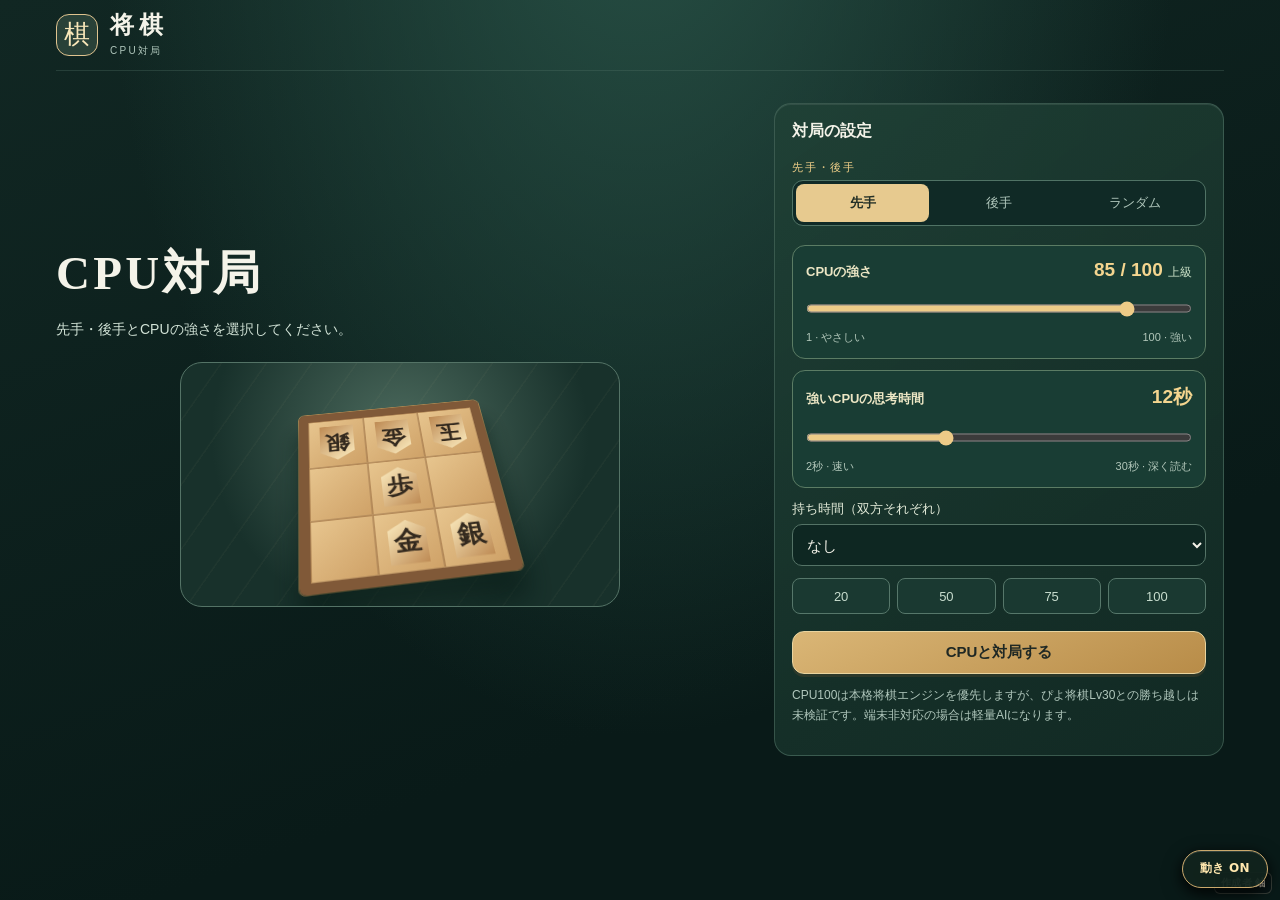
<file: shogi-v04/index.html>
<!doctype html>
<html lang="ja">
<head>
<meta charset="utf-8">
<meta name="viewport" content="width=device-width,initial-scale=1,viewport-fit=cover">
<meta name="theme-color" content="#112521">
<meta name="description" content="スマホで遊べる将棋。高性能WASM将棋AIを導入し、CPU対戦に対応します。">
<title>将棋｜CPU対局</title>
<style>
:root{color-scheme:dark;--bg:#0e201e;--bg2:#091a18;--panel:#17302c;--panel2:#1e3933;--border:#385b52;--text:#f4f3e9;--muted:#b0c7bc;--gold:#f0cf88;--wood:#d5ab66;--woodlight:#edd099;--danger:#fa9d86;--green:#a4dfb9;font-family:-apple-system,BlinkMacSystemFont,"Hiragino Kaku Gothic ProN","Yu Gothic",Meiryo,sans-serif}
*{box-sizing:border-box}html{min-height:100%;background:var(--bg2)}body{margin:0;min-height:100vh;color:var(--text);background:radial-gradient(ellipse at 50% -20%,#285146 0,transparent 60%),linear-gradient(160deg,#112723,#091a18 70%);font-size:15px}button,input,select,textarea{font:inherit}button{cursor:pointer;touch-action:manipulation}button:disabled{opacity:.46;cursor:not-allowed}button:focus-visible,input:focus-visible,select:focus-visible{outline:3px solid var(--gold);outline-offset:2px}input,select{color:var(--text);background:#0e2722;border:1px solid #547366;border-radius:10px;padding:10px;width:100%;min-height:42px}select option{background:#10312b}.app-shell{max-width:1200px;padding:0 16px 40px;margin:auto}.site-header{display:flex;align-items:center;justify-content:space-between;gap:12px;min-height:71px;border-bottom:1px solid #51726755}.brand{display:flex;align-items:center;gap:12px}.monogram{width:42px;height:42px;border:1.5px solid #dfc38f;border-radius:13px;color:#f9e7b9;display:grid;place-items:center;font-size:26px;font-family:serif;background:#294138}.brand-name{font-family:serif;font-weight:bold;letter-spacing:.22em;font-size:24px;line-height:1.1}.brand-caption{font-size:10px;color:var(--muted);letter-spacing:.23em;margin-top:5px}.head-actions{display:flex;gap:8px;align-items:center}.btn{background:linear-gradient(155deg,#dab676,#b88c48);border:1px solid #e9d49f;color:#1f2824;font-weight:750;border-radius:12px;padding:10px 15px;min-height:43px;box-shadow:0 3px 0 #71533040}.btn:active{transform:translateY(1px)}.btn.secondary{background:#234138;border-color:#587b67;color:#f4f0dc;box-shadow:none}.btn.ghost{background:transparent;color:var(--muted);border:1px solid #4b6c5e;box-shadow:none}.btn.danger{background:#583126;color:#ffddcd;border-color:#bb6e5c;box-shadow:none}.btn.small{padding:7px 10px;min-height:34px;font-size:13px}.btn.wide{width:100%}.btn-inline{display:flex;gap:8px;align-items:center;justify-content:center}.eyebrow{font-size:11px;letter-spacing:.19em;color:var(--gold);font-weight:700}.muted{color:var(--muted)}.hint{font-size:12px;color:var(--muted);line-height:1.65}.panel{background:linear-gradient(145deg,rgba(32,65,54,.88),rgba(18,42,36,.96));border:1px solid #51726596;border-radius:17px;padding:17px;box-shadow:inset 0 1px 0 #ffffff15}.panel-title{font-size:16px;font-weight:750;margin:0 0 13px}.page-heading{font-size:clamp(29px,6vw,47px);font-family:serif;line-height:1.25;letter-spacing:.07em;margin:8px 0 12px}.page-lead{color:#d2e3d7;line-height:1.8;max-width:530px;font-size:14px}.welcome{padding-top:32px;display:grid;grid-template-columns:minmax(270px,1fr) minmax(270px,450px);gap:30px;align-items:center}.welcome-left{padding:0 0 15px}.welcome-art{max-width:440px;margin:20px auto 0;border-radius:22px;background:radial-gradient(circle at 50% 30%,#4c6a5d,#18312b 68%);border:1px solid #547366;min-height:245px;display:grid;place-items:center;position:relative;overflow:hidden}.welcome-art:before{content:"";position:absolute;inset:-70px 0 0;background:repeating-linear-gradient(125deg,transparent 0 35px,#dbcb9533 36px 37px);opacity:.18}.art-board{display:grid;grid-template-columns:repeat(3,60px);grid-template-rows:repeat(3,60px);transform:perspective(420px)rotateX(30deg)rotateZ(-7deg);border:10px solid #805938;box-shadow:0 24px 25px #05181299,0 0 0 1px #a68551;border-radius:6px;position:relative}.art-square{background:linear-gradient(140deg,#e7c58e,#cfa268);border:1px solid #986e4388;display:grid;place-items:center;color:#33291e;font-weight:bold;font-family:serif;font-size:26px}.art-piece{clip-path:polygon(50% 3%,95% 25%,95% 100%,5% 100%,5% 25%);background:linear-gradient(140deg,#fff1c5,#bc8851);border-radius:2px;width:40px;height:45px;display:grid;place-items:center}.art-piece.inv{transform:rotate(180deg)}.settings-row{display:flex;flex-wrap:wrap;gap:10px;margin:10px 0}.setting-field{display:flex;flex-direction:column;gap:6px;flex:1;min-width:125px}.setting-field label{color:#c9dbce;font-size:12px}.segmented{display:flex;border:1px solid #507365;border-radius:11px;padding:3px;gap:3px;background:#102a26}.segmented button{flex:1;border:0;color:var(--muted);padding:10px 6px;border-radius:8px;background:transparent;font-size:13px}.segmented button.active{background:#e7ca8f;color:#253127;font-weight:800}.field-note{font-size:12px;color:#d2e2d5;border:1px solid #6d7f5b;padding:11px;border-radius:10px;background:#4c583b28;margin-top:10px}.section-caption{font-size:11px;text-transform:uppercase;letter-spacing:.16em;color:var(--gold);margin:18px 0 5px}.footnote{border-top:1px solid #49645755;margin-top:25px;padding-top:15px;font-size:12px;line-height:1.75;color:var(--muted)}.pills{display:flex;gap:7px;flex-wrap:wrap;margin:15px 0}.pill{border:1px solid #587566;padding:5px 9px;font-size:11px;color:#d4e2d6;border-radius:100px;background:#29443b}.game-layout{display:grid;grid-template-columns:minmax(180px,240px) minmax(310px,530px) minmax(180px,260px);gap:16px;margin:18px auto;justify-content:center;align-items:start}.game-center{min-width:0}.player-panel{display:flex;align-items:center;gap:10px;justify-content:space-between}.avatar{display:grid;place-items:center;width:47px;height:47px;border-radius:14px;border:1px solid #d5c18c;background:linear-gradient(135deg,#29483f,#0c2824);color:#f0d79a;font-family:serif;font-size:25px;flex:none}.player-meta{flex:1;min-width:0}.player-name{font-weight:800;white-space:nowrap;overflow:hidden;text-overflow:ellipsis}.player-title{color:var(--muted);font-size:11px;margin-top:2px}.status-pill{background:#234a3c;color:#c9f2d7;border:1px solid #65907c;padding:4px 8px;border-radius:30px;font-size:11px;white-space:nowrap}.status-pill.check{background:#65382d;color:#ffd2c7;border-color:#be775c}.top-player,.bottom-player{padding:10px 13px;background:#17332e;border:1px solid #4e7964;border-radius:14px}.top-player{margin-bottom:9px}.bottom-player{margin-top:11px}.board-wrap{position:relative;background:linear-gradient(135deg,#8b6138,#c1965b 28%,#6b4c2e 95%);padding:11px;border-radius:11px;box-shadow:0 14px 25px #020f0cbc,inset 0 2px 0 #e9ca90;border:2px solid #d8b47b}.board{display:grid;grid-template-columns:repeat(9,minmax(0,1fr));width:100%;aspect-ratio:1/1;box-shadow:0 0 0 2px #6f4a24,0 2px 8px #3b211c55;background:var(--wood)}.cell{border:0;outline:1px solid #98754b;border-radius:0;display:grid;place-items:center;background:radial-gradient(circle at 35% 35%,#eed19d 5%,#ddb578 90%);padding:0;min-width:0;min-height:0;position:relative;aspect-ratio:1/1}.cell.last{background:#e5bd85}.cell.king-in-check{background:#d58165}.cell.target{background:#e5d297}.cell.target:after{content:"";position:absolute;inset:28%;border-radius:50%;background:#44844c99;z-index:1;pointer-events:none}.cell.target.occupied:after{inset:3px;border:3px solid #2b7651;background:transparent;border-radius:4px}.cell.selected{background:#f5d986;box-shadow:inset 0 0 0 3px #419462;z-index:1}.cell:focus-visible{z-index:3;outline:3px solid #fff5c4}.koma{display:grid;place-items:center;clip-path:polygon(50% 1%,95% 23%,95% 98%,5% 98%,5% 23%);background:linear-gradient(120deg,#ffeac0 0%,#e7c18b 62%,#c69c61 100%);width:81%;height:89%;color:#2b241d;filter:drop-shadow(0 1px 1px #4b302b);font-family:"Yu Mincho","Hiragino Mincho ProN",serif;font-weight:900;font-size:clamp(14px,2.2vw,26px);line-height:1;user-select:none;position:relative;z-index:2}.koma.opp{transform:rotate(180deg)}.koma.promoted{color:#a43f32}.koma.selected-koma{background:linear-gradient(135deg,#fff0bf,#f2d27c)}.turn-head{display:flex;align-items:center;justify-content:space-between;margin:6px 0 11px;gap:8px}.turn-line{font-weight:bold;color:#f1e1b9;font-size:15px}.role-caption{font-size:12px;color:#c8dccc}.hands{display:flex;flex-wrap:wrap;align-items:center;gap:6px;min-height:49px}.hand-piece{padding:5px 7px;display:flex;gap:4px;align-items:center;background:linear-gradient(160deg,#ddba84,#a87b48);border:1px solid #e1c396;border-radius:8px;color:#30261a;min-width:40px;min-height:38px;justify-content:center;font-family:"Yu Mincho",serif;font-weight:bold;font-size:18px}.hand-piece em{font:700 11px sans-serif;color:#513c23}.hand-piece.selected{box-shadow:0 0 0 2px #8bcf86,0 0 0 4px #12332c}.hand-piece:disabled{opacity:.6}.actions{display:flex;gap:8px;flex-wrap:wrap;margin-top:12px}.actions>*{flex:1}.side-stack{display:flex;flex-direction:column;gap:12px}.record{font-size:12px;color:#c6ddcd;overflow:auto;max-height:350px;display:grid;grid-template-columns:1fr 1fr;gap:6px}.record-item{padding:7px;background:#102b26;border:1px solid #44655755;border-radius:7px;white-space:nowrap}.record-item.latest{border-color:#d5ad74;color:#f5dcb6}.detail-row{display:flex;justify-content:space-between;gap:10px;align-items:center;padding:8px 0;border-bottom:1px solid #5a726148;font-size:13px}.detail-row:last-child{border:0}.chip-number{color:var(--gold);font-weight:bold}.empty-label{color:#a2bcb0;font-size:12px;padding:7px 0}.help-list{font-size:13px;line-height:1.9;color:#cbded3}.callout{padding:12px;border-radius:11px;background:#3c56392e;border:1px solid #82976f70;font-size:12px;line-height:1.65;color:#e6e2ca}.notice{padding:10px 12px;background:#183b34;border:1px solid #678f74;border-radius:10px;color:#e3f0e3;font-size:13px}.notice.warning{background:#613d31;border-color:#b97d60;color:#ffe7d3}.modal-backdrop{position:fixed;inset:0;background:#061614cc;display:grid;place-items:center;z-index:40;padding:18px;overscroll-behavior:contain}.modal{border:1px solid #7a967f;background:linear-gradient(140deg,#23453b,#0c241f);border-radius:17px;padding:20px;max-width:520px;width:100%;max-height:calc(100vh - 38px);overflow:auto;box-shadow:0 30px 70px #0009}.modal h2{font-family:serif;font-size:23px;margin:0 0 9px}.modal .actions{margin-top:17px}.tiny{font-size:11px;color:#bdd1c3}.admin-grid{display:grid;grid-template-columns:1fr 1fr;gap:9px}.admin-grid label{font-size:12px;color:#c2d2c3;display:block;margin-bottom:5px}.admin-row{margin:10px 0}.admin-range{display:flex;gap:8px;align-items:center}.admin-range input[type=range]{padding:0}.admin-level{font-size:18px;color:var(--gold);font-weight:bold;min-width:40px;text-align:right}.bottom-banner{font-size:11px;text-align:center;color:#90b0a0;line-height:1.6;margin:22px 0}.ui-error{color:#ffdbcc;background:#513327;padding:14px;border-radius:8px}.checkmate{font-size:19px;color:var(--gold);font-weight:800}.wideboard{max-width:530px;margin:auto}.loading-fallback{padding:35vh 20px;text-align:center;color:var(--gold);font:700 30px serif}.loading-fallback small{display:block;font:14px sans-serif;margin-top:15px;color:#c9ddd2}.no-script{padding:15px;color:#f8e2b7}.testing-tag{font-size:10px;color:#eddfb3;border:1px solid #847350;padding:3px 7px;border-radius:100px}.split-mode{display:grid;gap:8px;margin-bottom:12px}.result-big{font-size:40px;font-weight:800;color:var(--gold);font-family:serif}.mini-divider{border-top:1px solid #51725d55;margin:12px 0}
@media(max-width:990px){.game-layout{grid-template-columns:minmax(0,570px);max-width:580px;margin:12px auto}.game-center{order:1}.side-left{order:2}.side-right{order:3}.side-stack{display:flex;flex-direction:column;gap:12px}.side-left .panel,.side-right .panel{margin-top:7px}.welcome{grid-template-columns:1fr;max-width:680px;margin:auto;gap:12px}.welcome-left{padding:0}.welcome-art{min-height:180px}.art-board{transform:perspective(440px)rotateX(30deg)rotateZ(-7deg)scale(.8)}.board-wrap{max-width:520px;margin:auto}}
@media(max-width:450px){.app-shell{padding:0 9px 28px}.site-header{min-height:58px}.brand-name{font-size:19px}.brand-caption{font-size:8px}.monogram{width:36px;height:36px;font-size:22px}.btn.small{min-height:34px;font-size:11px;padding:7px 8px}.page-heading{font-size:29px}.welcome{padding-top:19px}.panel{padding:12px;border-radius:13px}.board-wrap{padding:7px;border-width:2px}.koma{font-size:clamp(12px,5.1vw,22px)}.top-player,.bottom-player{padding:8px 9px}.avatar{width:35px;height:35px;font-size:20px;border-radius:11px}.player-name{font-size:13px}.player-title{font-size:10px}.turn-line{font-size:13px}.game-layout{gap:9px}.cell.target.occupied:after{border-width:2px}.hand-piece{min-height:36px;font-size:16px}.btn{font-size:13px;padding:10px}.record{max-height:160px}.modal{padding:15px}}
/* v0.3: shogi-only UI, distinct last CPU move, mobile-first game layout. */
:root{--accent:#d3b77e}
.game-layout{display:grid;grid-template-columns:minmax(0,550px) minmax(220px,290px);gap:17px;align-items:start;justify-content:center;max-width:895px;margin:15px auto}
.game-center{min-width:0}
.side-stack{display:flex;flex-direction:column;gap:12px}
.board-plane{position:relative;aspect-ratio:1/1}
.board-plane .board{position:relative;width:100%;height:100%}
.board-plane .move-arrow{position:absolute;inset:0;width:100%;height:100%;pointer-events:none;z-index:4;overflow:visible}
.cell.cpu-from{background:#d9b47a;box-shadow:inset 0 0 0 3px #ad4b32}
.cell.cpu-to{background:#f5cb84;box-shadow:inset 0 0 0 3px #bc4c31}
.cell.cpu-from .koma,.cell.cpu-to .koma{filter:drop-shadow(0 0 3px #db7445)}
.move-info{margin:10px 0 0;min-height:65px;display:flex;align-items:center;gap:10px;padding:10px 12px;border:1px solid #9e7157;border-radius:12px;background:linear-gradient(115deg,#3f3d2b,#28352b);color:#fff1d4}
.move-info.is-empty{font-size:12px;border-color:#426555;background:#1b3932;color:#bdcfbf}
.move-info-icon{width:36px;height:36px;border-radius:50%;display:grid;place-items:center;font-size:24px;background:#794e37;color:#fff2c0;flex:none}
.move-info-label{font-size:11px;color:#e9c999;font-weight:bold}
.move-info-main{font-size:17px;font-weight:800;display:flex;gap:8px;align-items:baseline;flex-wrap:wrap}
.move-coords{font-size:13px;font-weight:650;color:#e6ddc0}
.strength-block{margin-top:19px;margin-bottom:10px;padding:13px;background:#193d34;border:1px solid #5b7c64;border-radius:13px}
.strength-title{display:flex;justify-content:space-between;align-items:baseline;gap:8px;color:#ece6c4;font-size:13px;font-weight:bold}
.strength-title strong{font-size:19px;color:#f4d58f;white-space:nowrap}.strength-title small{font-size:12px;color:#c9e0c6;font-weight:normal}
.strength-block input[type=range]{width:100%;margin:15px 0 9px;accent-color:#edcb87;padding:0;min-height:25px}
.strength-marks{display:flex;justify-content:space-between;color:#b2c7ba;font-size:11px}
.preset-row{display:grid;grid-template-columns:repeat(4,1fr);gap:7px;margin:8px 0 17px}
.preset{font-size:13px;background:#1a3931;border:1px solid #56776a;color:#c8ddce;min-height:36px;border-radius:8px}.preset.active{border-color:#e2c18b;color:#edd0a3;background:#364d3c}
.game-center .notice{margin-top:8px}
.end-panel{margin-top:11px;text-align:center}
.dim{font-size:11px;color:#c6d8ca;font-weight:normal}
.start-panel{align-self:start}
.record{grid-template-columns:1fr 1fr;max-height:360px}
@media(max-width:800px){.game-layout{grid-template-columns:minmax(0,550px);max-width:560px;margin:12px auto}.side-stack{order:2}.game-center{order:1}.game-layout .panel{margin:0}.welcome{grid-template-columns:1fr;max-width:620px;margin:auto}}
@media(max-width:450px){.game-layout{gap:10px}.move-info{padding:9px;min-height:61px}.move-info-main{font-size:15px}.move-coords{font-size:12px}.strength-title strong{font-size:17px}.strength-block{margin-top:12px}.board-wrap{padding:7px}.koma{font-size:clamp(12px,5.1vw,22px)}.welcome-art{min-height:185px}}


/* Chess clock, game-over result and pictographic held pieces */
.hand-piece .hand-koma{width:22px;height:26px;display:inline-grid;place-items:center;flex:none;clip-path:polygon(50% 2%,97% 25%,93% 100%,7% 100%,3% 25%);background:linear-gradient(140deg,#fff2ce,#d1a264 85%);border-bottom:2px solid #8c5c2f;color:#29231b;font:900 15px "Yu Mincho",serif;filter:drop-shadow(0 1px 1px #372012)}
.hand-piece .hand-caption{font-weight:800;font-size:14px}.hand-piece{gap:5px;min-height:42px}
.shogi-clock{font:800 16px ui-monospace,SFMono-Regular,monospace;color:#eadfc6;letter-spacing:.02em;white-space:nowrap;border:1px solid #779484;border-radius:8px;background:#1c3f34;padding:5px 7px;min-width:73px;text-align:center}
.shogi-clock.active{border-color:#f3cb77;background:#59472d;color:#ffe4a5}.shogi-clock.low{border-color:#ffb497;background:#6c2f28;color:#fff1db}
.board-result-overlay{position:absolute;inset:0;z-index:10;background:#061711c4;backdrop-filter:blur(3px);display:flex;align-items:center;justify-content:center;text-align:center;padding:14px;color:#fff9e6}
.board-result-inner{width:min(94%,330px);background:#142d27f2;border:2px solid #eac887;border-radius:18px;padding:20px 10px;box-shadow:0 14px 34px #0009}
.board-result-heading{font:bold clamp(34px,9vw,54px) "Yu Mincho",serif;color:#ffe0a0}.board-result-detail{font-size:14px;line-height:1.7;margin-top:8px;overflow-wrap:anywhere}
.clock-select{margin:12px 0;max-width:100%}.clock-select label{display:block;font-size:13px;margin-bottom:6px;color:#e3ebd9}
@media(max-width:450px){.shogi-clock{font-size:13px;min-width:62px;padding:4px 5px}.hand-piece .hand-koma{width:19px;height:23px;font-size:13px}}
</style>
<script src="./coi-serviceworker.min.js"></script>
<style id="creator-credit-style">
#creator-credit{position:fixed;right:8px;bottom:calc(6px + env(safe-area-inset-bottom, 0px));z-index:12;pointer-events:none;user-select:none;background:rgba(9,21,22,.76);border:1px solid rgba(250,235,204,.2);color:#f7ebd6;border-radius:6px;padding:3px 6px;font:600 10px/1.4 -apple-system,BlinkMacSystemFont,"Hiragino Kaku Gothic ProN","Yu Gothic",sans-serif;letter-spacing:.02em}
</style>
<link rel="stylesheet" href="../tabletop-finish.css?v=12">
</head>
<body>
<div id="app"><div class="loading-fallback">将棋<br><small>将棋を読み込んでいます…</small></div></div>
<noscript><p class="no-script">JavaScriptを有効にして開いてください。</p></noscript>
<script>
/* SHOGI LAB - standalone local shogi rules engine. No network calls. */
(function(root,factory){const api=factory();if(typeof module==='object'&&module.exports)module.exports=api;root.ShogiEngine=api;})(typeof globalThis!=='undefined'?globalThis:this,function(){
'use strict';
const TYPES=['R','B','G','S','N','L','P'];
const NAMES={K:'玉',R:'飛',B:'角',G:'金',S:'銀',N:'桂',L:'香',P:'歩'};
const PROMOTED={R:'龍',B:'馬',S:'全',N:'圭',L:'杏',P:'と'};
const PRICE={K:20000,R:1020,B:890,G:580,S:490,N:320,L:290,P:105};
const rc=i=>[Math.floor(i/9),i%9];const idx=(r,c)=>r*9+c;const inside=(r,c)=>r>=0&&r<9&&c>=0&&c<9;
const piece=(t,s,p=false)=>({t,s,p});
const clone=s=>({board:s.board.map(p=>p?{...p}:null),hands:{1:{...s.hands[1]},'-1':{...s.hands[-1]}},turn:s.turn,ply:s.ply,trail:s.trail?s.trail.slice():[]});
function newGame(){
 const b=Array(81).fill(null),top=['L','N','S','G','K','G','S','N','L'];
 for(let c=0;c<9;c++){b[idx(0,c)]=piece(top[c],-1);b[idx(8,c)]=piece(top[c],1);b[idx(2,c)]=piece('P',-1);b[idx(6,c)]=piece('P',1);}
 b[idx(1,1)]=piece('R',-1);b[idx(1,7)]=piece('B',-1);
 b[idx(7,1)]=piece('B',1);b[idx(7,7)]=piece('R',1);
 return {board:b,hands:{1:{},'-1':{}},turn:1,ply:0,trail:[]};
}
const gold=[[1,-1],[1,0],[1,1],[0,-1],[0,1],[-1,0]];
const silver=[[1,-1],[1,0],[1,1],[-1,-1],[-1,1]];
const king=[[1,-1],[1,0],[1,1],[0,-1],[0,1],[-1,-1],[-1,0],[-1,1]];
const knight=[[2,-1],[2,1]];
const diagonal=[[1,-1],[1,1],[-1,-1],[-1,1]];
const orthogonal=[[1,0],[-1,0],[0,-1],[0,1]];
const forward=[[1,0]];
function directions(p){
 const t=p.p&&['P','L','N','S'].includes(p.t)?'G':p.t;
 let step=[],slide=[],jump=[];
 switch(t){case 'K':step=king;break;case 'G':step=gold;break;case 'S':step=silver;break;case 'N':jump=knight;break;case 'L':slide=forward;break;case 'P':step=forward;break;case 'B':slide=diagonal;if(p.p)step=orthogonal;break;case 'R':slide=orthogonal;if(p.p)step=diagonal;break;}
 return {step,slide,jump};
}
function eachTarget(s,from,p,fn){
 const [r,c]=rc(from),{step,slide,jump}=directions(p),dr0=-p.s;
 for(const [dr,dc] of [...step,...jump]){const rr=r+dr*dr0,cc=c+dc;if(inside(rr,cc)){const q=s.board[idx(rr,cc)];if(!q||q.s!==p.s)fn(idx(rr,cc));}}
 for(const [dr,dc] of slide){let rr=r+dr*dr0,cc=c+dc;while(inside(rr,cc)){const j=idx(rr,cc),q=s.board[j];if(q?.s===p.s)break;fn(j);if(q)break;rr+=dr*dr0;cc+=dc;}}
}
function attacks(s,to,by){for(let f=0;f<81;f++){const p=s.board[f];if(!p||p.s!==by)continue;let a=false;eachTarget(s,f,p,t=>{if(t===to)a=true;});if(a)return true;}return false;}
function kingIndex(s,side){return s.board.findIndex(p=>p&&p.t==='K'&&p.s===side);}
function inCheck(s,side=s.turn){const k=kingIndex(s,side);return k<0||attacks(s,k,-side);}
function zone(row,side){return side===1?row<=2:row>=6;}
function lastRow(side){return side===1?0:8;}
function lastTwo(row,side){return side===1?row<=1:row>=7;}
function mustPromote(t,row,side){return (t==='P'||t==='L')&&row===lastRow(side)||t==='N'&&lastTwo(row,side);}
function promotable(t){return t!=='K'&&t!=='G';}
function apply(s,m){
 const n=clone(s),side=s.turn;
 if(m.drop){n.board[m.to]=piece(m.drop,side);n.hands[side][m.drop]--;if(n.hands[side][m.drop]===0)delete n.hands[side][m.drop];}
 else{const moving=n.board[m.from],taken=n.board[m.to];n.board[m.from]=null;
  if(taken){n.hands[side][taken.t]=(n.hands[side][taken.t]||0)+1;}
  n.board[m.to]={...moving,p:m.promote||moving.p};
 }
 n.turn=-side;n.ply=s.ply+1;n.trail=[...(s.trail||[]),{...m,side}];return n;
}
function pseudo(s){
 const out=[],side=s.turn;
 for(let i=0;i<81;i++){
  const p=s.board[i];if(!p||p.s!==side)continue;
  eachTarget(s,i,p,to=>{
   if(s.board[to]?.t==='K')return;
   const [fr]=rc(i),[tr]=rc(to);
   if(!p.p&&promotable(p.t)&&(zone(fr,side)||zone(tr,side))){
     if(!mustPromote(p.t,tr,side))out.push({from:i,to,promote:false});
     out.push({from:i,to,promote:true});
   }else out.push({from:i,to,promote:false});
  });
 }
 const hand=s.hands[side];for(const t of TYPES){if(!hand[t])continue;for(let to=0;to<81;to++){
  if(s.board[to])continue;const [r,c]=rc(to);if(mustPromote(t,r,side))continue;
  if(t==='P'){
    let found=false;for(let rr=0;rr<9;rr++){const p=s.board[idx(rr,c)];if(p?.t==='P'&&p.s===side&&!p.p){found=true;break;}}
    if(found)continue;
  }
  out.push({drop:t,to});
 }}
 return out;
}
function sameMove(a,b){return a.to===b.to&&a.from===b.from&&a.drop===b.drop&&!!a.promote===!!b.promote;}
function legalMoves(s,options={}){
 const side=s.turn;const moves=[];
 for(const m of pseudo(s)){
  const after=apply(s,m);if(inCheck(after,side))continue;
  if(m.drop==='P'&&!options.skipPawnMate){
   // If a pawn drop is checkmate, the drop is illegal (打ち歩詰め).
   if(inCheck(after,-side)&&legalMoves(after,{skipPawnMate:true}).length===0)continue;
  }
  moves.push(m);
 }
 return moves;
}
function posKey(s){
 return s.turn+'|'+s.board.map(p=>p?p.s+':'+p.t+(p.p?'+':''):'_').join(',')+'|'+[1,-1].map(side=>TYPES.map(t=>s.hands[side][t]||0).join('.')).join('|');
}
function evaluateEnd(state,history=[],moveLog=[]){
 const moves=legalMoves(state);
 if(moves.length===0)return {done:true,winner:-state.turn,reason:inCheck(state)?'詰み':'合法手なし'};
 const key=posKey(state),matches=history.map((s,i)=>posKey(s)===key?i:-1).filter(i=>i>=0);
 if(matches.length>=4){
  const a=matches[matches.length-4],b=matches[matches.length-1];let perp=null;
  for(const side of [1,-1]){
   const seq=moveLog.slice(a,b).filter(m=>m.side===side);
   if(seq.length&&seq.every(m=>m.gaveCheck))perp=side;
  }
  return perp?{done:true,winner:-perp,reason:'連続王手の千日手'}:{done:true,winner:0,reason:'千日手（引き分け）'};
 }
 return {done:false,winner:null,reason:''};
}
function moveText(s,m){
 const c=9-(m.to%9),r=Math.floor(m.to/9)+1,nums='１２３４５６７８９',kan='一二三四五六七八九',t=m.drop?m.drop:s.board[m.from].t;
 const hand=m.drop?'打':m.promote?'成':'';
 return (s.turn===1?'▲':'△')+nums[c-1]+kan[r-1]+(NAMES[t]||'')+hand;
}
function pieceValue(p){return p?PRICE[p.t]*(p.p?(p.t==='P'?4.7:p.t==='L'?1.75:p.t==='N'?1.65:p.t==='S'?1.35:1.3):1):0;}
function totalPieces(s){const count={};for(const p of s.board)if(p)count[p.t]=(count[p.t]||0)+1;for(const side of [1,-1])for(const [t,n]of Object.entries(s.hands[side]))count[t]=(count[t]||0)+n;return count;}
function serialize(s){return JSON.stringify(s);}
function deserialize(raw){try{const s=JSON.parse(raw);if(s.board?.length!==81||![-1,1].includes(s.turn)||!s.hands?.[1]||!s.hands?.[-1]||kingIndex(s,1)<0||kingIndex(s,-1)<0)throw Error('Invalid shogi position');return s;}catch{return null;}}
return {TYPES,NAMES,PROMOTED,PRICE,newGame,clone,rc,idx,inside,eachTarget,attacks,kingIndex,inCheck,zone,mustPromote,legalMoves,pseudo,apply,sameMove,posKey,evaluateEnd,moveText,pieceValue,totalPieces,serialize,deserialize};
});

</script>
<script>
/* KIDO v0.3 CPU -- iterative deepening alpha-beta, capture extensions, and transposition cache.
   Pure offline JavaScript. Rating 1-100 is a game difficulty setting, NOT a shogi rank. */
(function(root,factory){const engine=root.ShogiEngine||(typeof require!=='undefined'?require('./engine.js'):null),api=factory(engine);if(typeof module==='object'&&module.exports)module.exports=api;root.ShogiAI=api;})(typeof globalThis!=='undefined'?globalThis:this,function(E){
'use strict';
const VALUES={K:30000,R:1100,B:970,G:610,S:515,N:340,L:300,P:115};
const PROMO={R:1.40,B:1.43,S:1.44,N:1.65,L:1.72,P:4.45};
const MATE=1000000;
const clock=()=>typeof performance!=='undefined'?performance.now():Date.now();
const clamp=(x,a,b)=>Math.max(a,Math.min(b,x));
const randint=n=>Math.floor(Math.random()*n);
const keyMove=m=>m?(m.drop?`d${m.drop}:${m.to}`:`${m.from}:${m.to}:${m.promote?1:0}`):'';
function score(s,side){
 let total=0;const kingPositions={1:-1,'-1':-1};let material=0;
 for(let i=0;i<81;i++){
  const p=s.board[i];if(!p)continue;
  if(p.t==='K')kingPositions[p.s]=i;
  const row=Math.floor(i/9),col=i%9,advance=p.s===1?8-row:row;
  const cent=4-Math.abs(col-4),dev=Math.min(4,advance),v=VALUES[p.t]*(p.p?(PROMO[p.t]||1):1);
  let position=0;
  if(p.t==='P')position=advance*9+cent*1.5;
  else if(p.t==='S')position=dev*12+cent*4-(advance>5?(advance-5)*10:0);
  else if(p.t==='N')position=dev*10+cent*3;
  else if(p.t==='L')position=advance*3;
  else if(p.t==='G')position=Math.min(5,advance)*5+cent*2;
  else if(p.t==='B')position=cent*9+Math.min(5,advance)*3;
  else if(p.t==='R')position=cent*7+Math.min(6,advance)*5;
  else if(p.t==='K')position=-Math.max(0,advance)*90+Math.abs(col-4)*5;
  if(p.p)position+=28;
  total+=(p.s===side?1:-1)*(v+position);
  if(p.t!=='K')material+=(p.s===side?1:-1)*v;
 }
 for(const owner of [1,-1])for(const [t,count] of Object.entries(s.hands[owner]))total+=(owner===side?1:-1)*(VALUES[t]||0)*count*1.07;
 // Nearby gold/silver are better defenders, especially around the king.
 for(const owner of [1,-1]){
  const k=kingPositions[owner];if(k<0)continue;
  const r=Math.floor(k/9),c=k%9;let shield=0,invaders=0;
  for(let dr=-2;dr<=2;dr++)for(let dc=-2;dc<=2;dc++){
   const rr=r+dr,cc=c+dc;if(rr<0||rr>=9||cc<0||cc>=9)continue;
   const p=s.board[rr*9+cc];if(!p||p.t==='K')continue;
   if(p.s===owner&&(p.t==='G'||p.t==='S'||(p.t==='P'&&Math.abs(dr)<=1)))shield+=Math.abs(dr)<=1&&Math.abs(dc)<=1?15:6;
   if(p.s!==owner)invaders+=(p.t==='R'||p.t==='B'?23:11);
  }
  total+=(owner===side?1:-1)*(shield-invaders);
 }
 return total;
}
function order(s,m,pv='',killer=''){
 let n=0;if(m.drop){n=(m.drop==='P'?9:24);}
 else {
  const a=s.board[m.from],captured=s.board[m.to];
  if(captured)n+=4500+(VALUES[captured.t]||0)*10-(VALUES[a.t]||0);
  if(m.promote)n+=a.t==='P'?1250:a.t==='R'||a.t==='B'?1050:450;
  // Prefer creating threats around the opponent king; don't force random king moves.
  if(a.t==='K')n-=75;
 }
 const key=keyMove(m);
 if(key===pv)n+=100000;
 if(key===killer)n+=150;
 return n;
}
function profile(level){
 if(level<=12)return {depth:1,maxMs:40,width:12,q:1,jitter:1800};
 if(level<=28)return {depth:1,maxMs:100,width:15,q:1,jitter:450};
 if(level<=45)return {depth:2,maxMs:240,width:20,q:2,jitter:150};
 if(level<=65)return {depth:3,maxMs:750,width:26,q:3,jitter:35};
 if(level<=80)return {depth:5,maxMs:2100,width:38,q:4,jitter:8};
 if(level<=92)return {depth:6,maxMs:4500,width:54,q:5,jitter:0};
 return {depth:8,maxMs:12000,width:64,q:6,jitter:0};
}
// Verified opening sequences in USI square notation (files 9..1, ranks a..i).
// Exact-board matching means a different human move never forces a book reply.
// The book guides the opening only; beyond a known position the search takes over.
const OPENINGS=[
 {name:'相掛かり',weight:2,moves:['2g2f','8c8d','2f2e','8d8e','6i7h','4a3b','3i4h','7a6b','7g7f','3c3d']},
 {name:'角換わり',weight:2,moves:['7g7f','8c8d','2g2f','8d8e','8h7g','3c3d','7i8h','2b7g+','8h7g','4a3b','3i4h','7a6b']},
 {name:'矢倉',weight:2,moves:['7g7f','8c8d','7i6h','3c3d','6g6f','7a6b','5g5f','5c5d','3i4h','3a4b','6h7g','4b3c']},
 {name:'四間飛車',weight:2,moves:['7g7f','3c3d','6g6f','8c8d','2h6h','7a6b','5i4h','5a4b','4h3h','4b3b']},
 {name:'三間飛車',weight:1,moves:['7g7f','3c3d','7f7e','8c8d','2h7h','7a6b','5i4h','5a4b','4h3h','4b3b']},
 {name:'中飛車',weight:1,moves:['5g5f','8c8d','2h5h','3c3d','5f5e','7a6b','7g7f','5a4b','5i4h','4b3b']},
 {name:'居飛車',weight:2,moves:['7g7f','3c3d','2g2f','8c8d','2f2e','8d8e','6i7h','4a3b','3i4h','7a6b']},
 {name:'後手四間飛車',weight:1,moves:['7g7f','3c3d','2g2f','8b4b','3i4h','5c5d','5i6h','6a7b']},
 {name:'後手中飛車',weight:1,moves:['7g7f','5c5d','2g2f','8b5b','2f2e','3c3d','3i4h','7a6b']},
 {name:'後手の角道',weight:1,moves:['2g2f','3c3d','7g7f','8c8d','2f2e','8d8e','3i4h','7a6b']}
];
function parseUSI(usi){
 const m=/^([1-9])([a-i])([1-9])([a-i])(\+)?$/.exec(usi);
 if(!m)return null;
 return {from:(m[2].charCodeAt(0)-97)*9+(9-Number(m[1])),to:(m[4].charCodeAt(0)-97)*9+(9-Number(m[3])),promote:!!m[5]};
}
let openingCache=null;
function openingBook(){
 if(openingCache)return openingCache;
 const map=new Map(),invalid=[];
 for(const row of OPENINGS){
  let state=E.newGame();
  for(const notation of row.moves){
   const move=parseUSI(notation),legal=move&&E.legalMoves(state).find(x=>E.sameMove(x,move));
   if(!legal){invalid.push({name:row.name,notation,ply:state.ply});break;}
   const hash=E.posKey(state),entries=map.get(hash)||[],id=keyMove(legal);
   const known=entries.find(x=>x.key===id);
   if(known){known.weight+=row.weight;known.names.push(row.name);}
   else entries.push({key:id,move:legal,weight:row.weight,names:[row.name]});
   map.set(hash,entries);state=E.apply(state,legal);
  }
 }
 return openingCache={map,invalid};
}
function findBookMove(state,level,legal,config){
 if(level<42||state.ply>=12||E.inCheck(state,state.turn))return null;
 const choices=openingBook().map.get(E.posKey(state));
 if(!choices?.length)return null;
 const available=choices.filter(x=>legal.some(m=>E.sameMove(x.move,m)));
 if(!available.length)return null;
 let ticket=Math.random()*available.reduce((s,x)=>s+x.weight,0);
 const picked=available.find(x=>(ticket-=x.weight)<0)||available[available.length-1];
 if(config.stats){config.stats.opening=picked.names.join(' / ');config.stats.depth=0;config.stats.nodes=0;}
 return picked.move;
}
function openingInfo(){const b=openingBook();return {lines:OPENINGS.length,positions:b.map.size,invalid:b.invalid.slice()};}

function bestMove(s,skill=60,config={}){
 const level=clamp(Math.round(Number(skill)||60),1,100),p=profile(level),start=clock();
 const deadline=start+(Number.isFinite(config.maxMs)?clamp(config.maxMs,30,30000):p.maxMs);
 const all=E.legalMoves(s);if(!all.length)return null;
 if(level<=10)return all[randint(all.length)];
 const fromBook=findBookMove(s,level,all,config);if(fromBook)return fromBook;

 let nodes=0,table=new Map(),killer=Array(30).fill(''),expired=false;
 function checkTime(){if((++nodes&31)===0&&clock()>deadline){expired=true;throw 'timeout';}}
 function quiesce(pos,alpha,beta,ply,remaining){
  checkTime();let stand=score(pos,pos.turn);
  const check=E.inCheck(pos,pos.turn);
  if(!check){if(stand>=beta)return beta;if(stand>alpha)alpha=stand;}
  if(remaining<=0)return stand;
  const moves=E.legalMoves(pos);
  if(!moves.length)return -MATE+ply;
  const tactical=check?moves:moves.filter(m=>!m.drop&&(pos.board[m.to]||m.promote));
  tactical.sort((a,b)=>order(pos,b)-order(pos,a));
  for(const m of tactical.slice(0,check?28:12)){
   const val=-quiesce(E.apply(pos,m),-beta,-alpha,ply+1,remaining-1);
   if(val>=beta)return beta;if(val>alpha)alpha=val;
  }
  return alpha;
 }
 function search(pos,depth,alpha,beta,ply){
  checkTime();if(depth<=0)return quiesce(pos,alpha,beta,ply,p.q);
  const hash=E.posKey(pos),cached=table.get(hash),originalAlpha=alpha;
  if(cached&&cached.depth>=depth){if(cached.flag===0)return cached.value;
   if(cached.flag===1&&cached.value<=alpha)return cached.value;
   if(cached.flag===2&&cached.value>=beta)return cached.value;}
  const moves=E.legalMoves(pos);
  if(!moves.length)return -MATE+ply;
  moves.sort((a,b)=>order(pos,b,cached?.move,killer[ply])-order(pos,a,cached?.move,killer[ply]));
  let local=-MATE-1,best='',count=0;
  const width=Math.min(moves.length,p.width+Math.max(0,depth-3)*2);
  for(const m of moves){
   // Keep forcing captures / promotions even when pruning quiet moves.
   if(count>=width&&!pos.board[m.to]&&!m.promote&&!E.inCheck(pos,pos.turn))continue;
   count++;
   const next=E.apply(pos,m);
   const v=-search(next,depth-1,-beta,-alpha,ply+1);
   if(v>local){local=v;best=keyMove(m);}
   if(v>alpha)alpha=v;
   if(alpha>=beta){killer[ply]=best;break;}
  }
  if(table.size>26000)table.clear();
  table.set(hash,{depth,value:local,flag:local<=originalAlpha?1:local>=beta?2:0,move:best});
  return local;
 }
 const ranked=all.map(m=>({m,k:keyMove(m),v:order(s,m)+(-score(E.apply(s,m),-s.turn))*0.10})).sort((a,b)=>b.v-a.v);
 let best=ranked[0].m,bestScore=-MATE,completedDepth=0;
 if(level<=28){
  const subset=ranked.slice(0,Math.min(ranked.length,level<=16?14:8));
  return subset.map(x=>({...x,noise:(Math.random()-.5)*p.jitter,k:-score(E.apply(s,x.m),-s.turn)}))
   .sort((a,b)=>(b.k+b.noise)-(a.k+a.noise))[0].m;
 }
 try{
  const root=ranked.slice();
  for(let depth=1;depth<=p.depth;depth++){
   const round=[];let roundBest=null,roundValue=-MATE-1;
   for(const item of root){
    checkTime();const val=-search(E.apply(s,item.m),depth-1,-MATE,MATE,1);
    round.push({key:item.k,score:val});
    if(val>roundValue){roundValue=val;roundBest=item.m;}
   }
   if(roundBest){
    best=roundBest;bestScore=roundValue;completedDepth=depth;
    const byKey=new Map(round.map(x=>[x.key,x.score]));
    root.sort((a,b)=>byKey.get(b.k)-byKey.get(a.k));
   }
   if(Math.abs(roundValue)>MATE-1000)break;
  }
 }catch(e){if(e!=='timeout')throw e;}
 // At low-medium levels, occasional suboptimal moves keep the scale meaningful.
 if(level<=55&&completedDepth>0){
  const jitter=p.jitter;
  if(jitter){
   const picked=ranked.slice(0,Math.min(7,ranked.length)).map(x=>({m:x.m,v:-score(E.apply(s,x.m),-s.turn)+(Math.random()-.5)*jitter})).sort((a,b)=>b.v-a.v)[0].m;
   if(Math.random()<.13)return picked;
  }
 }
 if(config.stats){config.stats.nodes=nodes;config.stats.depth=completedDepth;config.stats.timeMs=Math.round(clock()-start);config.stats.score=bestScore;config.stats.expired=expired;}
 return best;
}
return {bestMove,score,profile,openingInfo};
});

</script>
<script>
(function(){
'use strict';
const E=window.ShogiEngine,A=window.ShogiAI,root=document.getElementById('app');
if(!E||!A){root.innerHTML='<p class="ui-error">将棋を読み込めませんでした。Safari・Chromeから開くか、再読み込みしてください。</p>';return;}
const store=(k,v)=>{try{localStorage.setItem(k,JSON.stringify(v));}catch{}};
const read=(k)=>{try{return JSON.parse(localStorage.getItem(k)||'null');}catch{return null;}};
const clean=s=>String(s??'').replace(/[&<>"']/g,c=>({'&':'&amp;','<':'&lt;','>':'&gt;','"':'&quot;',"'":'&#39;'}[c]));
const clamp=(n,a,b)=>Math.min(b,Math.max(a,n));
const labelLevel=lv=>lv<=25?'入門':lv<=50?'初級':lv<=70?'中級':lv<=85?'上級':'最強';
const HOME_KEY='kido-options-v04',SESSION_KEY='kido-session-v04';
const saved=read(HOME_KEY)||{};
let home={side:['1','-1','random'].includes(saved.side)?saved.side:'1',level:clamp(Math.floor(Number(saved.level)||85),1,100),time:Math.min(30,Math.max(2,Number(saved.time)||12)),clock:[0,3,5,10,15].includes(Number(saved.clock))?Number(saved.clock):0};
let session=null,view='home',selected=null,pendingPromotion=null,modal=null,notice='';
let thinking=false,thinkTimer=null,cpuWorker=null,strongWorker=null,strongBusy=false,strongStatus='未起動',engineKind='未開始',epoch=0;
function clockLabel(ms){const n=Math.max(0,Math.ceil(ms/1000));return String(Math.floor(n/60)).padStart(2,'0')+':'+String(n%60).padStart(2,'0');}
function clockShown(who){if(!session||!session.clock)return 0;let n=Number(session.remaining?.[who])||0;if(!session.done&&view==='game'&&session.s.turn===who&&session.clockAt)n-=Math.max(0,Date.now()-session.clockAt);return Math.max(0,n);}
function refreshClockDisplay(){for(const el of document.querySelectorAll('[data-clock-side]')){const m=clockShown(Number(el.dataset.clockSide));el.textContent=clockLabel(m);el.classList.toggle('low',m<=30000);}}
function chargeClock(){
 if(!session||!session.clock||session.done||view!=='game'||!session.clockAt)return true;
 const who=session.s.turn,now=Date.now();
 session.remaining[who]=Math.max(0,(session.remaining[who]||0)-Math.max(0,now-session.clockAt));
 session.clockAt=now;
 if(session.remaining[who]<=0){
  session.done=true;session.winner=-who;session.reason=sideName(who)+'の時間切れ';
  clearCPU();selected=null;pendingPromotion=null;modal=null;save();render();return false;
 }
 return true;
}
setInterval(()=>{if(view==='game'&&session?.clock&&!session.done){if(!chargeClock())return;refreshClockDisplay();}},250);

const humanSide=()=>session?.side||1;
const viewSide=()=>humanSide();
const sideName=x=>x===1?'先手':'後手';
const coord=i=>i===undefined||i===null?'駒台':('９８７６５４３２１'[i%9]+'一二三四五六七八九'[Math.floor(i/9)]);
function lastCpu(){if(!session)return null;for(let i=session.logs.length-1;i>=0;i--)if(session.logs[i].side!==session.side)return session.logs[i];return null;}
function gameSaved(){const s=read(SESSION_KEY);return !!(s&&E.deserialize(s.s));}
function save(){store(HOME_KEY,home);if(session)store(SESSION_KEY,{s:E.serialize(session.s),history:session.history.map(E.serialize),logs:session.logs,side:session.side,level:session.level,time:session.time,clock:session.clock,remaining:session.remaining,done:session.done,winner:session.winner,reason:session.reason});}
function restore(){const data=read(SESSION_KEY);if(!data||!E.deserialize(data.s))return false;try{
 const history=(data.history||[]).map(E.deserialize).filter(Boolean);
 session={s:history.length?history[history.length-1]:E.deserialize(data.s),history:history.length?history:[E.deserialize(data.s)],logs:Array.isArray(data.logs)?data.logs:[],side:[1,-1].includes(data.side)?data.side:1,level:clamp(Number(data.level)||65,1,100),time:Math.min(30,Math.max(2,Number(data.time)||12)),clock:[0,3,5,10,15].includes(Number(data.clock))?Number(data.clock):0,remaining:{1:Math.max(0,Number(data.remaining?.['1'])||0),'-1':Math.max(0,Number(data.remaining?.['-1'])||0)},clockAt:0,done:!!data.done,winner:data.winner??null,reason:data.reason||''};return true;
}catch{return false;}}
function clearCPU(keepStrong=false){
 epoch++;clearTimeout(thinkTimer);thinkTimer=null;
 if(cpuWorker){cpuWorker.terminate();cpuWorker=null;}
 if(strongWorker&&(!keepStrong||strongBusy)){strongWorker.terminate();strongWorker=null;strongBusy=false;}
 thinking=false;
}
function launch(){clearCPU();const side=home.side==='random'?(Math.random()<.5?1:-1):Number(home.side),s=E.newGame();
 session={s,history:[s],logs:[],side,level:home.level,time:home.time,clock:home.clock,remaining:{1:home.clock*60000,'-1':home.clock*60000},clockAt:Date.now(),done:false,winner:null,reason:''};selected=null;pendingPromotion=null;modal=null;view='game';notice='';save();render();scheduleCPU();}
function header(){return `<header class="site-header"><div class="brand"><div class="monogram">棋</div><div><div class="brand-name">将棋</div><div class="brand-caption">CPU対局</div></div></div><div class="head-actions">${view==='game'?'<button type="button" class="btn small secondary" data-act="home">タイトルへ</button>':''}</div></header>`;}
function preview(){return `<div class="welcome-art"><div class="art-board">${['銀','金','玉','','歩','','','金','銀'].map((p,i)=>`<div class="art-square">${p?`<span class="art-piece ${i<3?'inv':''}">${p}</span>`:''}</div>`).join('')}</div></div>`;}
function levelSlider(id,value){return `<div class="strength-block"><div class="strength-title"><span>CPUの強さ</span><strong id="${id}-readout">${value} / 100 <small>${labelLevel(value)}</small></strong></div><input type="range" id="${id}" min="1" max="100" value="${value}" step="1" aria-label="CPUの強さ"/><div class="strength-marks"><span>1 · やさしい</span><span>100 · 強い</span></div></div>`;}
function clockSelector(){
 return '<div class="clock-select"><label for="home-clock">持ち時間（双方それぞれ）</label><select id="home-clock">'+[0,3,5,10,15].map(n=>'<option value="'+n+'" '+(home.clock===n?'selected':'')+'>'+(n?n+'分':'なし')+'</option>').join('')+'</select></div>';
}
function timeSelector(id,value){return `<div class="strength-block" style="margin-top:11px"><div class="strength-title"><span>強いCPUの思考時間</span><strong id="${id}-readout">${value}秒</strong></div><input type="range" id="${id}" min="2" max="30" value="${value}" step="1" aria-label="本格CPUの思考時間"/><div class="strength-marks"><span>2秒 · 速い</span><span>30秒 · 深く読む</span></div></div>`;}
function renderHome(){return `<div class="welcome"><div class="welcome-left"><h1 class="page-heading">CPU対局</h1><p class="page-lead">先手・後手とCPUの強さを選択してください。</p>${preview()}</div><section class="panel start-panel"><h2 class="panel-title">対局の設定</h2><div class="section-caption">先手・後手</div><div class="segmented" role="group" aria-label="先後の選択"><button data-act="side" data-value="1" class="${home.side==='1'?'active':''}">先手</button><button data-act="side" data-value="-1" class="${home.side==='-1'?'active':''}">後手</button><button data-act="side" data-value="random" class="${home.side==='random'?'active':''}">ランダム</button></div>${levelSlider('home-strength',home.level)}${timeSelector('home-time',home.time)}${clockSelector()}<div class="preset-row">${[20,50,75,100].map(lv=>`<button class="preset ${home.level===lv?'active':''}" data-act="preset" data-level="${lv}">${lv}</button>`).join('')}</div><button class="btn wide" data-act="launch">CPUと対局する</button>${gameSaved()?'<button class="btn wide secondary" data-act="resume" style="margin-top:9px">前回の対局を再開</button>':''}<p class="hint" style="margin-top:12px">CPU100は本格将棋エンジンを優先しますが、ぴよ将棋Lv30との勝ち越しは未検証です。端末非対応の場合は軽量AIになります。</p></section></div>`;}
function selectedLegal(){if(!session||session.done||thinking||modal||pendingPromotion||session.s.turn!==session.side||!selected)return [];
 const all=E.legalMoves(session.s);return all.filter(m=>selected.kind==='board'?m.from===selected.i:!!m.drop&&m.drop===selected.t);}
function arrowMarkup(m){if(!m||m.from===undefined||m.drop)return '';
 const orient=i=>viewSide()===1?i:80-i;
 const a=orient(m.from),b=orient(m.to),x1=(a%9+.5)*100,y1=(Math.floor(a/9)+.5)*100,x2=(b%9+.5)*100,y2=(Math.floor(b/9)+.5)*100;
 const dx=x2-x1,dy=y2-y1,d=Math.hypot(dx,dy)||1,endX=x2-dx/d*24,endY=y2-dy/d*24;
 return `<svg class="move-arrow" viewBox="0 0 900 900" aria-hidden="true"><defs><marker id="shogi-arrowhead" markerWidth="10" markerHeight="10" refX="7" refY="3" orient="auto"><path d="M0,0 L7,3 L0,6 Z" fill="#c64d32"/></marker></defs><path d="M ${x1} ${y1} L ${endX} ${endY}" stroke="#fff2a6" stroke-width="21" opacity=".38" fill="none" stroke-linecap="round"/><path d="M ${x1} ${y1} L ${endX} ${endY}" stroke="#c64d32" stroke-width="10" opacity=".91" fill="none" stroke-linecap="round" marker-end="url(#shogi-arrowhead)"/></svg>`;
}
function boardMarkup(){const s=session.s,moves=selectedLegal(),last=s.trail?.at(-1),cpuMove=last&&last.side!==session.side?last:null,check=E.inCheck(s,s.turn),checkKing=check?E.kingIndex(s,s.turn):-1;
 return `<div class="board-wrap"><div class="board-plane"><div class="board" role="grid" aria-label="将棋盤">${Array.from({length:81},(_,j)=>{
  const i=viewSide()===1?j:80-j,p=s.board[i],isSelected=selected?.kind==='board'&&selected.i===i,target=moves.some(m=>m.to===i),lastFrom=cpuMove?.from===i,lastTo=cpuMove?.to===i,checked=checkKing===i;
  const char=p?(p.p?E.PROMOTED[p.t]:E.NAMES[p.t]):'';
  const aria=(p?((p.s===session.side?'自分の':'CPUの')+(p.p?'成':'')+E.NAMES[p.t]):'空き')+' '+coord(i);
  return `<button type="button" data-act="cell" data-square="${i}" role="gridcell" class="cell ${isSelected?'selected':''} ${target?'target':''} ${p?'occupied':''} ${checked?'king-in-check':''} ${lastFrom?'cpu-from':''} ${lastTo?'cpu-to':''}" aria-label="${aria}" ${session.done?'disabled':''}>${p?`<span class="koma ${p.s===viewSide()?'':'opp'} ${p.p?'promoted':''}">${char}</span>`:''}</button>`;}).join('')}</div>${arrowMarkup(cpuMove)}${session.done?'<div class="board-result-overlay" role="status"><div class="board-result-inner"><div class="board-result-heading">'+(session.winner===0?'引き分け':session.winner===session.side?'勝利':'敗北')+'</div><div class="board-result-detail">'+clean(session.reason)+'</div></div></div>':''}</div></div>`;}
function handMarkup(side,allowed){const h=session.s.hands[side]||{},list=E.TYPES.filter(t=>h[t]>0);if(!list.length)return '<span class="empty-label">持ち駒なし</span>';
 return `<div class="hands">${list.map(t=>`<button type="button" class="hand-piece ${selected?.kind==='hand'&&selected.t===t?'selected':''}" data-act="hand" data-piece="${t}" ${allowed&&!thinking&&!session.done&&session.s.turn===session.side?'':'disabled'}><span class="hand-koma" aria-hidden="true">${E.NAMES[t]}</span><span class="hand-caption">${E.NAMES[t]}</span><em>×${h[t]}</em></button>`).join('')}</div>`;
}
function playerPanel(side){const ours=side===session.side,turn=side===session.s.turn&&!session.done,check=turn&&E.inCheck(session.s,side);return `<div class="player-panel"><div class="avatar">${ours?'自':'将'}</div><div class="player-meta"><div class="player-name">${ours?'あなた':'CPU'} <span class="dim">${sideName(side)}</span></div><div class="player-title">${ours?'対局者':'強さ '+session.level+' / 100 '+(engineKind==='WASM'?'・高性能AI':engineKind==='JS'?'・簡易AI':'')}</div></div>${session.clock?`<span class="shogi-clock ${turn?'active':''}" data-clock-side="${side}">${clockLabel(clockShown(side))}</span>`:''}${turn?`<span class="status-pill ${check?'check':''}">${check?'王手':'手番'}</span>`:''}</div>`;}
function statusText(){if(session.done)return session.winner===0?'引き分け・千日手':session.winner===session.side?'あなたの勝ち':'CPUの勝ち';return thinking?(engineKind==='WASM'?'本格エンジンが考えています…':'CPUが考えています…'):session.s.turn===session.side?'あなたの手番':'CPUの手番';}
function moveNotice(){const recent=lastCpu();if(!recent)return '<div class="move-info is-empty">CPUの直前の指し手は、盤上の矢印と色で表示されます。</div>';
 return `<div class="move-info"><div class="move-info-icon">↗</div><div><div class="move-info-label">CPUの直近の一手</div><div class="move-info-main">${clean(recent.text)} <span class="move-coords">${recent.drop?'駒台':coord(recent.from)} → ${coord(recent.to)}</span></div></div></div>`;}
function logsMarkup(){const logs=session.logs.slice(-22);return `<div class="record">${logs.length?logs.map((o,j)=>`<div class="record-item ${j===logs.length-1?'latest':''}">${session.logs.length-logs.length+j+1}. ${clean(o.text)}${o.gaveCheck?' 王手':''}</div>`).join(''):'<span class="empty-label">指し手はまだありません。</span>'}</div>`;}
function renderGame(){const s=session;return `<div class="game-layout"><section class="game-center"><div class="turn-head"><div><div class="eyebrow">対局中 · ${s.s.ply}手目</div><div class="turn-line">${statusText()}</div></div><button class="btn small secondary" data-act="help">遊び方</button></div><div class="top-player">${playerPanel(-s.side)}${handMarkup(-s.side,false)}</div>${boardMarkup()}<div class="bottom-player">${playerPanel(s.side)}${handMarkup(s.side,true)}</div>${moveNotice()}${notice?`<div class="notice">${clean(notice)}</div>`:''}${s.done?`<div class="panel end-panel"><div class="result-big">${s.winner===0?'引き分け':s.winner===s.side?'勝利':'敗北'}</div><p>${clean(s.reason)}</p><button class="btn wide" data-act="retry">もう一局</button></div>`:''}<div class="actions"><button class="btn secondary" data-act="undo" ${s.history.length<2||s.done?'disabled':''}>待った</button><button class="btn ghost" data-act="resign" ${s.done?'disabled':''}>投了する</button></div></section><aside class="side-stack"><div class="panel"><h3 class="panel-title">CPUの強さ</h3>${levelSlider('game-strength',s.level)}${timeSelector('game-time',s.time)}<p class="hint">変更した強さは、次のCPUの指し手から適用されます。</p><div class="mini-divider"></div><div class="detail-row"><span>AI動作状態</span><strong>${clean(strongStatus)}</strong></div><div class="detail-row"><span>手数</span><strong>${s.s.ply}手</strong></div><div class="detail-row"><span>あなた</span><strong>${sideName(s.side)}</strong></div></div><div class="panel"><h3 class="panel-title">指し手の記録</h3>${logsMarkup()}</div><p class="hint">駒を選び、光る移動先をタップしてください。持ち駒も盤上に打てます。</p></aside></div>`;}
function promotionModal(){return `<div class="modal-backdrop"><div class="modal" role="dialog" aria-modal="true"><h2>この駒を成りますか？</h2><div class="actions"><button class="btn" data-act="promotion" data-value="yes">成る</button><button class="btn secondary" data-act="promotion" data-value="no">成らない</button></div></div></div>`;}
function helpModal(){return `<div class="modal-backdrop"><div class="modal" role="dialog" aria-modal="true"><h2>将棋の遊び方</h2><p class="help-list">① 自分の駒をタップする<br>② 光ったマスをタップして動かす<br>③ 成れる場合は成り・不成りを選ぶ<br>④ 持ち駒は駒台から選んで盤に打つ</p><p class="hint">CPUが動かしたマスは赤い矢印と色付きのマスで表示する。二歩・打ち歩詰め・王手放置などはルール上禁止です。</p><button class="btn wide" data-act="modal-close">対局に戻る</button></div></div>`;}
function resignModal(){return `<div class="modal-backdrop"><div class="modal" role="dialog" aria-modal="true"><h2>投了しますか？</h2><div class="actions"><button class="btn danger" data-act="resign-yes">投了する</button><button class="btn secondary" data-act="modal-close">戻る</button></div></div></div>`;}
function render(){const y=window.scrollY;root.innerHTML=`<div class="app-shell">${header()}<main>${view==='game'&&session?renderGame():renderHome()}</main></div>${pendingPromotion?promotionModal():modal==='help'?helpModal():modal==='resign'?resignModal():''}`;if(window.scrollY!==y)window.scrollTo(0,y);}
function workerFromPage(){const inline=document.getElementById('embedded-worker-code');if(inline){const url=URL.createObjectURL(new Blob([inline.textContent],{type:'text/javascript'}));try{return new Worker(url);}finally{URL.revokeObjectURL(url);}}return new Worker('./ai-worker.js');}
const usiSquare=i=>`${9-i%9}${'abcdefghi'[Math.floor(i/9)]}`;
function usiMove(m){if(m.drop)return m.drop+'*'+usiSquare(m.to);return usiSquare(m.from)+usiSquare(m.to)+(m.promote?'+':'');}
function fallbackCPU(stamp,why){
 if(stamp!==epoch||!session||session.done)return;
 if(strongWorker){strongWorker.terminate();strongWorker=null;}
 strongBusy=false;
 engineKind='JS';strongStatus=why||'軽量AI（互換モード）';
 render();
 try{
  cpuWorker=workerFromPage();
  cpuWorker.onmessage=e=>{if(stamp!==epoch||!session||session.done)return;const m=e.data?.move;cpuWorker?.terminate();cpuWorker=null;onCPUMove(m);};
  cpuWorker.onerror=error=>{console.error('fallback worker',error.message);if(stamp!==epoch)return;cpuWorker?.terminate();cpuWorker=null;try{onCPUMove(A.bestMove(session.s,session.level,{maxMs:650}));}catch(_){onCPUMove(E.legalMoves(session.s)[0]);}};
  cpuWorker.postMessage({id:stamp,position:E.serialize(session.s),level:session.level});
 }catch(error){console.warn('fallback AI',error);try{onCPUMove(A.bestMove(session.s,session.level,{maxMs:800}));}catch(_){onCPUMove(E.legalMoves(session.s)[0]);}}
}
function onCPUMove(move){thinking=false;if(!session||session.done)return;if(move&&E.legalMoves(session.s).some(m=>E.sameMove(move,m)))commitMove(move);else {const m=E.legalMoves(session.s)[0];strongStatus='エンジン応答異常（要調査）';if(m)commitMove(m);else render();}}
function runStrongCPU(stamp){
 if(!crossOriginIsolated||typeof SharedArrayBuffer==='undefined'){
  fallbackCPU(stamp,'軽量AI（端末のWASM条件が未対応）');return;
 }
 engineKind='WASM';strongStatus='高性能エンジン準備中';render();
 try{
  if(!strongWorker)strongWorker=new Worker('./strong-worker.js');
  strongBusy=true;
  strongWorker.onmessage=e=>{
   if(stamp!==epoch||!session||session.done)return;
   const data=e.data||{};
   if(data.status==='loading'){strongStatus='本格AIを読み込み中';render();return;}
   if(data.status==='ready'){strongStatus='高性能AI（Fairy-Stockfish）';render();return;}
   if(data.error){console.warn('strong engine',data.error);fallbackCPU(stamp,'軽量AI（高性能AIの起動に失敗）');return;}
   if(data.id!==stamp||!data.usi)return;
   strongBusy=false;strongStatus='高性能AI（Fairy-Stockfish）';engineKind='WASM';
   const m=E.legalMoves(session.s).find(x=>usiMove(x)===data.usi);
   if(m){onCPUMove(m);}else{console.warn('illegal USI',data.usi);fallbackCPU(stamp,'軽量AI（高性能AIの指し手が不一致）');}
  };
  strongWorker.onerror=error=>{console.warn('strong worker',error.message);if(stamp!==epoch)return;fallbackCPU(stamp,'軽量AI（高性能AIが起動しませんでした）');};
  const moves=session.s.trail.map(usiMove);
  strongWorker.postMessage({id:stamp,moves,level:session.level,ms:clamp(session.time*1000,2000,30000)});
 }catch(err){console.warn('strong engine unavailable',err);fallbackCPU(stamp,'軽量AI（本格AIの実行に失敗）');}
}
function scheduleCPU(){clearCPU(true);if(!session||session.done||session.s.turn===session.side||modal)return;
 thinking=true;render();const stamp=++epoch;
 thinkTimer=setTimeout(()=>{
  if(stamp!==epoch||!session||session.done||modal)return;
  if(session.level>=80)runStrongCPU(stamp);
  else fallbackCPU(stamp,'軽量AI（難易度設定）');
 },180);
}
function commitMove(move){if(!session||session.done||!chargeClock())return false;const actual=E.legalMoves(session.s).find(m=>E.sameMove(move,m));if(!actual)return false;
 const before=session.s,txt=E.moveText(before,actual),next=E.apply(before,actual),gaveCheck=E.inCheck(next,next.turn);
 session.s=next;session.clockAt=Date.now();session.history.push(next);session.logs.push({text:txt,side:before.turn,from:actual.from,to:actual.to,drop:actual.drop||null,gaveCheck});
 const end=E.evaluateEnd(next,session.history,session.logs);if(end.done){session.done=true;session.winner=end.winner;session.reason=end.reason;}
 selected=null;pendingPromotion=null;notice='';save();render();if(!session.done)scheduleCPU();return true;}
function cellClick(i){if(!session||session.done||thinking||modal||pendingPromotion||session.s.turn!==session.side)return;
 const p=session.s.board[i],candidates=selectedLegal().filter(m=>m.to===i);
 if(candidates.length){if(candidates.length===2&&candidates.some(m=>m.promote)){pendingPromotion=candidates;render();}else commitMove(candidates[0]);return;}
 if(p&&p.s===session.side){selected=selected?.kind==='board'&&selected.i===i?null:{kind:'board',i};notice='';render();return;}
 selected=null;notice='選んだ駒の移動先をタップしてください。';render();}
function undo(){if(!session||session.done||session.history.length<2||!chargeClock())return;clearCPU();
 do{session.history.pop();session.logs.pop();}while(session.history.length>1&&session.history[session.history.length-1].turn!==session.side);
 session.s=session.history.at(-1);session.clockAt=Date.now();selected=null;pendingPromotion=null;notice='一手戻しました。';save();render();scheduleCPU();}
root.addEventListener('click',event=>{const b=event.target.closest('button[data-act]');if(!b)return;const a=b.dataset.act;
 if(a==='cell')return cellClick(Number(b.dataset.square));
 if(a==='hand'){if(!session||thinking||session.s.turn!==session.side)return;selected=selected?.kind==='hand'&&selected.t===b.dataset.piece?null:{kind:'hand',t:b.dataset.piece};notice='';render();return;}
 if(a==='promotion'){const m=pendingPromotion?.find(x=>!!x.promote===(b.dataset.value==='yes'));if(m)commitMove(m);return;}
 if(a==='launch')return launch();
 if(a==='resume'){clearCPU();if(restore()){view='game';session.clockAt=Date.now();selected=null;pendingPromotion=null;modal=null;render();scheduleCPU();}return;}
 if(a==='side'){home.side=b.dataset.value;store(HOME_KEY,home);render();return;}
 if(a==='preset'){home.level=clamp(Number(b.dataset.level),1,100);store(HOME_KEY,home);render();return;}
 if(a==='home'){if(!chargeClock()){view='home';render();return;}clearCPU();if(session){session.clockAt=0;save();}view='home';selected=null;modal=null;pendingPromotion=null;render();return;}
 if(a==='help'||a==='resign'){modal=a;render();return;}
 if(a==='modal-close'){modal=null;render();scheduleCPU();return;}
 if(a==='resign-yes'){if(!chargeClock())return;clearCPU();modal=null;session.done=true;session.winner=-session.side;session.reason='投了';save();render();return;}
 if(a==='undo')return undo();
 if(a==='retry')return launch();
});
root.addEventListener('input',event=>{const el=event.target;if(!el||!['home-strength','game-strength','home-time','game-time'].includes(el.id))return;
 if(el.id==='home-time'||el.id==='game-time'){const time=clamp(Math.round(Number(el.value)),2,30),lab=document.getElementById(el.id+'-readout');if(lab)lab.textContent=time+'秒';home.time=time;if(session&&el.id==='game-time'){session.time=time;save();}store(HOME_KEY,home);return;}
 const level=clamp(Math.round(Number(el.value)),1,100),label=document.getElementById(el.id+'-readout');if(label)label.innerHTML=`${level} / 100 <small>${labelLevel(level)}</small>`;
 if(el.id==='home-strength'){home.level=level;store(HOME_KEY,home);}else if(session){session.level=level;home.level=level;save();}
});
root.addEventListener('change',event=>{if(event.target?.id==='home-clock'){home.clock=[0,3,5,10,15].includes(Number(event.target.value))?Number(event.target.value):0;save();render();return;}if(['home-strength','game-strength','home-time','game-time'].includes(event.target?.id)){
 if(event.target.id==='game-strength'&&session&&thinking){scheduleCPU();}else render();
}});
window.ShogiLabDebug={engine:E,ai:A,getGame:()=>session?.s,getSession:()=>session,launch,commitMove,usiMove,getEngineStatus:()=>({engineKind,strongStatus,thinking}),getClock:()=>session?{limit:session.clock,remaining:session.remaining,shown:{1:clockShown(1),'-1':clockShown(-1)},done:session.done,winner:session.winner}:null};
render();
})();

</script>
<script type="text/plain" id="embedded-worker-code">
/* SHOGI LAB - standalone local shogi rules engine. No network calls. */
(function(root,factory){const api=factory();if(typeof module==='object'&&module.exports)module.exports=api;root.ShogiEngine=api;})(typeof globalThis!=='undefined'?globalThis:this,function(){
'use strict';
const TYPES=['R','B','G','S','N','L','P'];
const NAMES={K:'玉',R:'飛',B:'角',G:'金',S:'銀',N:'桂',L:'香',P:'歩'};
const PROMOTED={R:'龍',B:'馬',S:'全',N:'圭',L:'杏',P:'と'};
const PRICE={K:20000,R:1020,B:890,G:580,S:490,N:320,L:290,P:105};
const rc=i=>[Math.floor(i/9),i%9];const idx=(r,c)=>r*9+c;const inside=(r,c)=>r>=0&&r<9&&c>=0&&c<9;
const piece=(t,s,p=false)=>({t,s,p});
const clone=s=>({board:s.board.map(p=>p?{...p}:null),hands:{1:{...s.hands[1]},'-1':{...s.hands[-1]}},turn:s.turn,ply:s.ply,trail:s.trail?s.trail.slice():[]});
function newGame(){
 const b=Array(81).fill(null),top=['L','N','S','G','K','G','S','N','L'];
 for(let c=0;c<9;c++){b[idx(0,c)]=piece(top[c],-1);b[idx(8,c)]=piece(top[c],1);b[idx(2,c)]=piece('P',-1);b[idx(6,c)]=piece('P',1);}
 b[idx(1,1)]=piece('R',-1);b[idx(1,7)]=piece('B',-1);
 b[idx(7,1)]=piece('B',1);b[idx(7,7)]=piece('R',1);
 return {board:b,hands:{1:{},'-1':{}},turn:1,ply:0,trail:[]};
}
const gold=[[1,-1],[1,0],[1,1],[0,-1],[0,1],[-1,0]];
const silver=[[1,-1],[1,0],[1,1],[-1,-1],[-1,1]];
const king=[[1,-1],[1,0],[1,1],[0,-1],[0,1],[-1,-1],[-1,0],[-1,1]];
const knight=[[2,-1],[2,1]];
const diagonal=[[1,-1],[1,1],[-1,-1],[-1,1]];
const orthogonal=[[1,0],[-1,0],[0,-1],[0,1]];
const forward=[[1,0]];
function directions(p){
 const t=p.p&&['P','L','N','S'].includes(p.t)?'G':p.t;
 let step=[],slide=[],jump=[];
 switch(t){case 'K':step=king;break;case 'G':step=gold;break;case 'S':step=silver;break;case 'N':jump=knight;break;case 'L':slide=forward;break;case 'P':step=forward;break;case 'B':slide=diagonal;if(p.p)step=orthogonal;break;case 'R':slide=orthogonal;if(p.p)step=diagonal;break;}
 return {step,slide,jump};
}
function eachTarget(s,from,p,fn){
 const [r,c]=rc(from),{step,slide,jump}=directions(p),dr0=-p.s;
 for(const [dr,dc] of [...step,...jump]){const rr=r+dr*dr0,cc=c+dc;if(inside(rr,cc)){const q=s.board[idx(rr,cc)];if(!q||q.s!==p.s)fn(idx(rr,cc));}}
 for(const [dr,dc] of slide){let rr=r+dr*dr0,cc=c+dc;while(inside(rr,cc)){const j=idx(rr,cc),q=s.board[j];if(q?.s===p.s)break;fn(j);if(q)break;rr+=dr*dr0;cc+=dc;}}
}
function attacks(s,to,by){for(let f=0;f<81;f++){const p=s.board[f];if(!p||p.s!==by)continue;let a=false;eachTarget(s,f,p,t=>{if(t===to)a=true;});if(a)return true;}return false;}
function kingIndex(s,side){return s.board.findIndex(p=>p&&p.t==='K'&&p.s===side);}
function inCheck(s,side=s.turn){const k=kingIndex(s,side);return k<0||attacks(s,k,-side);}
function zone(row,side){return side===1?row<=2:row>=6;}
function lastRow(side){return side===1?0:8;}
function lastTwo(row,side){return side===1?row<=1:row>=7;}
function mustPromote(t,row,side){return (t==='P'||t==='L')&&row===lastRow(side)||t==='N'&&lastTwo(row,side);}
function promotable(t){return t!=='K'&&t!=='G';}
function apply(s,m){
 const n=clone(s),side=s.turn;
 if(m.drop){n.board[m.to]=piece(m.drop,side);n.hands[side][m.drop]--;if(n.hands[side][m.drop]===0)delete n.hands[side][m.drop];}
 else{const moving=n.board[m.from],taken=n.board[m.to];n.board[m.from]=null;
  if(taken){n.hands[side][taken.t]=(n.hands[side][taken.t]||0)+1;}
  n.board[m.to]={...moving,p:m.promote||moving.p};
 }
 n.turn=-side;n.ply=s.ply+1;n.trail=[...(s.trail||[]),{...m,side}];return n;
}
function pseudo(s){
 const out=[],side=s.turn;
 for(let i=0;i<81;i++){
  const p=s.board[i];if(!p||p.s!==side)continue;
  eachTarget(s,i,p,to=>{
   if(s.board[to]?.t==='K')return;
   const [fr]=rc(i),[tr]=rc(to);
   if(!p.p&&promotable(p.t)&&(zone(fr,side)||zone(tr,side))){
     if(!mustPromote(p.t,tr,side))out.push({from:i,to,promote:false});
     out.push({from:i,to,promote:true});
   }else out.push({from:i,to,promote:false});
  });
 }
 const hand=s.hands[side];for(const t of TYPES){if(!hand[t])continue;for(let to=0;to<81;to++){
  if(s.board[to])continue;const [r,c]=rc(to);if(mustPromote(t,r,side))continue;
  if(t==='P'){
    let found=false;for(let rr=0;rr<9;rr++){const p=s.board[idx(rr,c)];if(p?.t==='P'&&p.s===side&&!p.p){found=true;break;}}
    if(found)continue;
  }
  out.push({drop:t,to});
 }}
 return out;
}
function sameMove(a,b){return a.to===b.to&&a.from===b.from&&a.drop===b.drop&&!!a.promote===!!b.promote;}
function legalMoves(s,options={}){
 const side=s.turn;const moves=[];
 for(const m of pseudo(s)){
  const after=apply(s,m);if(inCheck(after,side))continue;
  if(m.drop==='P'&&!options.skipPawnMate){
   // If a pawn drop is checkmate, the drop is illegal (打ち歩詰め).
   if(inCheck(after,-side)&&legalMoves(after,{skipPawnMate:true}).length===0)continue;
  }
  moves.push(m);
 }
 return moves;
}
function posKey(s){
 return s.turn+'|'+s.board.map(p=>p?p.s+':'+p.t+(p.p?'+':''):'_').join(',')+'|'+[1,-1].map(side=>TYPES.map(t=>s.hands[side][t]||0).join('.')).join('|');
}
function evaluateEnd(state,history=[],moveLog=[]){
 const moves=legalMoves(state);
 if(moves.length===0)return {done:true,winner:-state.turn,reason:inCheck(state)?'詰み':'合法手なし'};
 const key=posKey(state),matches=history.map((s,i)=>posKey(s)===key?i:-1).filter(i=>i>=0);
 if(matches.length>=4){
  const a=matches[matches.length-4],b=matches[matches.length-1];let perp=null;
  for(const side of [1,-1]){
   const seq=moveLog.slice(a,b).filter(m=>m.side===side);
   if(seq.length&&seq.every(m=>m.gaveCheck))perp=side;
  }
  return perp?{done:true,winner:-perp,reason:'連続王手の千日手'}:{done:true,winner:0,reason:'千日手（引き分け）'};
 }
 return {done:false,winner:null,reason:''};
}
function moveText(s,m){
 const c=9-(m.to%9),r=Math.floor(m.to/9)+1,nums='１２３４５６７８９',kan='一二三四五六七八九',t=m.drop?m.drop:s.board[m.from].t;
 const hand=m.drop?'打':m.promote?'成':'';
 return (s.turn===1?'▲':'△')+nums[c-1]+kan[r-1]+(NAMES[t]||'')+hand;
}
function pieceValue(p){return p?PRICE[p.t]*(p.p?(p.t==='P'?4.7:p.t==='L'?1.75:p.t==='N'?1.65:p.t==='S'?1.35:1.3):1):0;}
function totalPieces(s){const count={};for(const p of s.board)if(p)count[p.t]=(count[p.t]||0)+1;for(const side of [1,-1])for(const [t,n]of Object.entries(s.hands[side]))count[t]=(count[t]||0)+n;return count;}
function serialize(s){return JSON.stringify(s);}
function deserialize(raw){try{const s=JSON.parse(raw);if(s.board?.length!==81||![-1,1].includes(s.turn)||!s.hands?.[1]||!s.hands?.[-1]||kingIndex(s,1)<0||kingIndex(s,-1)<0)throw Error('Invalid shogi position');return s;}catch{return null;}}
return {TYPES,NAMES,PROMOTED,PRICE,newGame,clone,rc,idx,inside,eachTarget,attacks,kingIndex,inCheck,zone,mustPromote,legalMoves,pseudo,apply,sameMove,posKey,evaluateEnd,moveText,pieceValue,totalPieces,serialize,deserialize};
});

/* KIDO v0.3 CPU -- iterative deepening alpha-beta, capture extensions, and transposition cache.
   Pure offline JavaScript. Rating 1-100 is a game difficulty setting, NOT a shogi rank. */
(function(root,factory){const engine=root.ShogiEngine||(typeof require!=='undefined'?require('./engine.js'):null),api=factory(engine);if(typeof module==='object'&&module.exports)module.exports=api;root.ShogiAI=api;})(typeof globalThis!=='undefined'?globalThis:this,function(E){
'use strict';
const VALUES={K:30000,R:1100,B:970,G:610,S:515,N:340,L:300,P:115};
const PROMO={R:1.40,B:1.43,S:1.44,N:1.65,L:1.72,P:4.45};
const MATE=1000000;
const clock=()=>typeof performance!=='undefined'?performance.now():Date.now();
const clamp=(x,a,b)=>Math.max(a,Math.min(b,x));
const randint=n=>Math.floor(Math.random()*n);
const keyMove=m=>m?(m.drop?`d${m.drop}:${m.to}`:`${m.from}:${m.to}:${m.promote?1:0}`):'';
function score(s,side){
 let total=0;const kingPositions={1:-1,'-1':-1};let material=0;
 for(let i=0;i<81;i++){
  const p=s.board[i];if(!p)continue;
  if(p.t==='K')kingPositions[p.s]=i;
  const row=Math.floor(i/9),col=i%9,advance=p.s===1?8-row:row;
  const cent=4-Math.abs(col-4),dev=Math.min(4,advance),v=VALUES[p.t]*(p.p?(PROMO[p.t]||1):1);
  let position=0;
  if(p.t==='P')position=advance*9+cent*1.5;
  else if(p.t==='S')position=dev*12+cent*4-(advance>5?(advance-5)*10:0);
  else if(p.t==='N')position=dev*10+cent*3;
  else if(p.t==='L')position=advance*3;
  else if(p.t==='G')position=Math.min(5,advance)*5+cent*2;
  else if(p.t==='B')position=cent*9+Math.min(5,advance)*3;
  else if(p.t==='R')position=cent*7+Math.min(6,advance)*5;
  else if(p.t==='K')position=-Math.max(0,advance)*90+Math.abs(col-4)*5;
  if(p.p)position+=28;
  total+=(p.s===side?1:-1)*(v+position);
  if(p.t!=='K')material+=(p.s===side?1:-1)*v;
 }
 for(const owner of [1,-1])for(const [t,count] of Object.entries(s.hands[owner]))total+=(owner===side?1:-1)*(VALUES[t]||0)*count*1.07;
 // Nearby gold/silver are better defenders, especially around the king.
 for(const owner of [1,-1]){
  const k=kingPositions[owner];if(k<0)continue;
  const r=Math.floor(k/9),c=k%9;let shield=0,invaders=0;
  for(let dr=-2;dr<=2;dr++)for(let dc=-2;dc<=2;dc++){
   const rr=r+dr,cc=c+dc;if(rr<0||rr>=9||cc<0||cc>=9)continue;
   const p=s.board[rr*9+cc];if(!p||p.t==='K')continue;
   if(p.s===owner&&(p.t==='G'||p.t==='S'||(p.t==='P'&&Math.abs(dr)<=1)))shield+=Math.abs(dr)<=1&&Math.abs(dc)<=1?15:6;
   if(p.s!==owner)invaders+=(p.t==='R'||p.t==='B'?23:11);
  }
  total+=(owner===side?1:-1)*(shield-invaders);
 }
 return total;
}
function order(s,m,pv='',killer=''){
 let n=0;if(m.drop){n=(m.drop==='P'?9:24);}
 else {
  const a=s.board[m.from],captured=s.board[m.to];
  if(captured)n+=4500+(VALUES[captured.t]||0)*10-(VALUES[a.t]||0);
  if(m.promote)n+=a.t==='P'?1250:a.t==='R'||a.t==='B'?1050:450;
  // Prefer creating threats around the opponent king; don't force random king moves.
  if(a.t==='K')n-=75;
 }
 const key=keyMove(m);
 if(key===pv)n+=100000;
 if(key===killer)n+=150;
 return n;
}
function profile(level){
 if(level<=12)return {depth:1,maxMs:40,width:12,q:1,jitter:1800};
 if(level<=28)return {depth:1,maxMs:100,width:15,q:1,jitter:450};
 if(level<=45)return {depth:2,maxMs:240,width:20,q:2,jitter:150};
 if(level<=65)return {depth:3,maxMs:750,width:26,q:3,jitter:35};
 if(level<=80)return {depth:5,maxMs:2100,width:38,q:4,jitter:8};
 if(level<=92)return {depth:6,maxMs:4500,width:54,q:5,jitter:0};
 return {depth:8,maxMs:12000,width:64,q:6,jitter:0};
}
// Verified opening sequences in USI square notation (files 9..1, ranks a..i).
// Exact-board matching means a different human move never forces a book reply.
// The book guides the opening only; beyond a known position the search takes over.
const OPENINGS=[
 {name:'相掛かり',weight:2,moves:['2g2f','8c8d','2f2e','8d8e','6i7h','4a3b','3i4h','7a6b','7g7f','3c3d']},
 {name:'角換わり',weight:2,moves:['7g7f','8c8d','2g2f','8d8e','8h7g','3c3d','7i8h','2b7g+','8h7g','4a3b','3i4h','7a6b']},
 {name:'矢倉',weight:2,moves:['7g7f','8c8d','7i6h','3c3d','6g6f','7a6b','5g5f','5c5d','3i4h','3a4b','6h7g','4b3c']},
 {name:'四間飛車',weight:2,moves:['7g7f','3c3d','6g6f','8c8d','2h6h','7a6b','5i4h','5a4b','4h3h','4b3b']},
 {name:'三間飛車',weight:1,moves:['7g7f','3c3d','7f7e','8c8d','2h7h','7a6b','5i4h','5a4b','4h3h','4b3b']},
 {name:'中飛車',weight:1,moves:['5g5f','8c8d','2h5h','3c3d','5f5e','7a6b','7g7f','5a4b','5i4h','4b3b']},
 {name:'居飛車',weight:2,moves:['7g7f','3c3d','2g2f','8c8d','2f2e','8d8e','6i7h','4a3b','3i4h','7a6b']},
 {name:'後手四間飛車',weight:1,moves:['7g7f','3c3d','2g2f','8b4b','3i4h','5c5d','5i6h','6a7b']},
 {name:'後手中飛車',weight:1,moves:['7g7f','5c5d','2g2f','8b5b','2f2e','3c3d','3i4h','7a6b']},
 {name:'後手の角道',weight:1,moves:['2g2f','3c3d','7g7f','8c8d','2f2e','8d8e','3i4h','7a6b']}
];
function parseUSI(usi){
 const m=/^([1-9])([a-i])([1-9])([a-i])(\+)?$/.exec(usi);
 if(!m)return null;
 return {from:(m[2].charCodeAt(0)-97)*9+(9-Number(m[1])),to:(m[4].charCodeAt(0)-97)*9+(9-Number(m[3])),promote:!!m[5]};
}
let openingCache=null;
function openingBook(){
 if(openingCache)return openingCache;
 const map=new Map(),invalid=[];
 for(const row of OPENINGS){
  let state=E.newGame();
  for(const notation of row.moves){
   const move=parseUSI(notation),legal=move&&E.legalMoves(state).find(x=>E.sameMove(x,move));
   if(!legal){invalid.push({name:row.name,notation,ply:state.ply});break;}
   const hash=E.posKey(state),entries=map.get(hash)||[],id=keyMove(legal);
   const known=entries.find(x=>x.key===id);
   if(known){known.weight+=row.weight;known.names.push(row.name);}
   else entries.push({key:id,move:legal,weight:row.weight,names:[row.name]});
   map.set(hash,entries);state=E.apply(state,legal);
  }
 }
 return openingCache={map,invalid};
}
function findBookMove(state,level,legal,config){
 if(level<42||state.ply>=12||E.inCheck(state,state.turn))return null;
 const choices=openingBook().map.get(E.posKey(state));
 if(!choices?.length)return null;
 const available=choices.filter(x=>legal.some(m=>E.sameMove(x.move,m)));
 if(!available.length)return null;
 let ticket=Math.random()*available.reduce((s,x)=>s+x.weight,0);
 const picked=available.find(x=>(ticket-=x.weight)<0)||available[available.length-1];
 if(config.stats){config.stats.opening=picked.names.join(' / ');config.stats.depth=0;config.stats.nodes=0;}
 return picked.move;
}
function openingInfo(){const b=openingBook();return {lines:OPENINGS.length,positions:b.map.size,invalid:b.invalid.slice()};}

function bestMove(s,skill=60,config={}){
 const level=clamp(Math.round(Number(skill)||60),1,100),p=profile(level),start=clock();
 const deadline=start+(Number.isFinite(config.maxMs)?clamp(config.maxMs,30,30000):p.maxMs);
 const all=E.legalMoves(s);if(!all.length)return null;
 if(level<=10)return all[randint(all.length)];
 const fromBook=findBookMove(s,level,all,config);if(fromBook)return fromBook;

 let nodes=0,table=new Map(),killer=Array(30).fill(''),expired=false;
 function checkTime(){if((++nodes&31)===0&&clock()>deadline){expired=true;throw 'timeout';}}
 function quiesce(pos,alpha,beta,ply,remaining){
  checkTime();let stand=score(pos,pos.turn);
  const check=E.inCheck(pos,pos.turn);
  if(!check){if(stand>=beta)return beta;if(stand>alpha)alpha=stand;}
  if(remaining<=0)return stand;
  const moves=E.legalMoves(pos);
  if(!moves.length)return -MATE+ply;
  const tactical=check?moves:moves.filter(m=>!m.drop&&(pos.board[m.to]||m.promote));
  tactical.sort((a,b)=>order(pos,b)-order(pos,a));
  for(const m of tactical.slice(0,check?28:12)){
   const val=-quiesce(E.apply(pos,m),-beta,-alpha,ply+1,remaining-1);
   if(val>=beta)return beta;if(val>alpha)alpha=val;
  }
  return alpha;
 }
 function search(pos,depth,alpha,beta,ply){
  checkTime();if(depth<=0)return quiesce(pos,alpha,beta,ply,p.q);
  const hash=E.posKey(pos),cached=table.get(hash),originalAlpha=alpha;
  if(cached&&cached.depth>=depth){if(cached.flag===0)return cached.value;
   if(cached.flag===1&&cached.value<=alpha)return cached.value;
   if(cached.flag===2&&cached.value>=beta)return cached.value;}
  const moves=E.legalMoves(pos);
  if(!moves.length)return -MATE+ply;
  moves.sort((a,b)=>order(pos,b,cached?.move,killer[ply])-order(pos,a,cached?.move,killer[ply]));
  let local=-MATE-1,best='',count=0;
  const width=Math.min(moves.length,p.width+Math.max(0,depth-3)*2);
  for(const m of moves){
   // Keep forcing captures / promotions even when pruning quiet moves.
   if(count>=width&&!pos.board[m.to]&&!m.promote&&!E.inCheck(pos,pos.turn))continue;
   count++;
   const next=E.apply(pos,m);
   const v=-search(next,depth-1,-beta,-alpha,ply+1);
   if(v>local){local=v;best=keyMove(m);}
   if(v>alpha)alpha=v;
   if(alpha>=beta){killer[ply]=best;break;}
  }
  if(table.size>26000)table.clear();
  table.set(hash,{depth,value:local,flag:local<=originalAlpha?1:local>=beta?2:0,move:best});
  return local;
 }
 const ranked=all.map(m=>({m,k:keyMove(m),v:order(s,m)+(-score(E.apply(s,m),-s.turn))*0.10})).sort((a,b)=>b.v-a.v);
 let best=ranked[0].m,bestScore=-MATE,completedDepth=0;
 if(level<=28){
  const subset=ranked.slice(0,Math.min(ranked.length,level<=16?14:8));
  return subset.map(x=>({...x,noise:(Math.random()-.5)*p.jitter,k:-score(E.apply(s,x.m),-s.turn)}))
   .sort((a,b)=>(b.k+b.noise)-(a.k+a.noise))[0].m;
 }
 try{
  const root=ranked.slice();
  for(let depth=1;depth<=p.depth;depth++){
   const round=[];let roundBest=null,roundValue=-MATE-1;
   for(const item of root){
    checkTime();const val=-search(E.apply(s,item.m),depth-1,-MATE,MATE,1);
    round.push({key:item.k,score:val});
    if(val>roundValue){roundValue=val;roundBest=item.m;}
   }
   if(roundBest){
    best=roundBest;bestScore=roundValue;completedDepth=depth;
    const byKey=new Map(round.map(x=>[x.key,x.score]));
    root.sort((a,b)=>byKey.get(b.k)-byKey.get(a.k));
   }
   if(Math.abs(roundValue)>MATE-1000)break;
  }
 }catch(e){if(e!=='timeout')throw e;}
 // At low-medium levels, occasional suboptimal moves keep the scale meaningful.
 if(level<=55&&completedDepth>0){
  const jitter=p.jitter;
  if(jitter){
   const picked=ranked.slice(0,Math.min(7,ranked.length)).map(x=>({m:x.m,v:-score(E.apply(s,x.m),-s.turn)+(Math.random()-.5)*jitter})).sort((a,b)=>b.v-a.v)[0].m;
   if(Math.random()<.13)return picked;
  }
 }
 if(config.stats){config.stats.nodes=nodes;config.stats.depth=completedDepth;config.stats.timeMs=Math.round(clock()-start);config.stats.score=bestScore;config.stats.expired=expired;}
 return best;
}
return {bestMove,score,profile,openingInfo};
});

/* Standalone worker: keeps search off the UI thread while the CPU is thinking. */

self.onmessage = function(event){
 const {id,position,level}=event.data||{};
 try{
  const state=self.ShogiEngine.deserialize(position);
  if(!state)throw Error('Invalid shogi state');
  const stats={};
  const move=self.ShogiAI.bestMove(state,level,{stats});
  self.postMessage({id,move,stats});
 }catch(error){self.postMessage({id,error:String(error)});}
};

</script>
<div id="creator-credit">作成者 鈾</div>
<script src="../tabletop-motion.js?v=13" data-game="shogi"></script>
<script src="../tabletop-controls.js?v=12" data-game="shogi"></script>
</body>
</html>
</file>
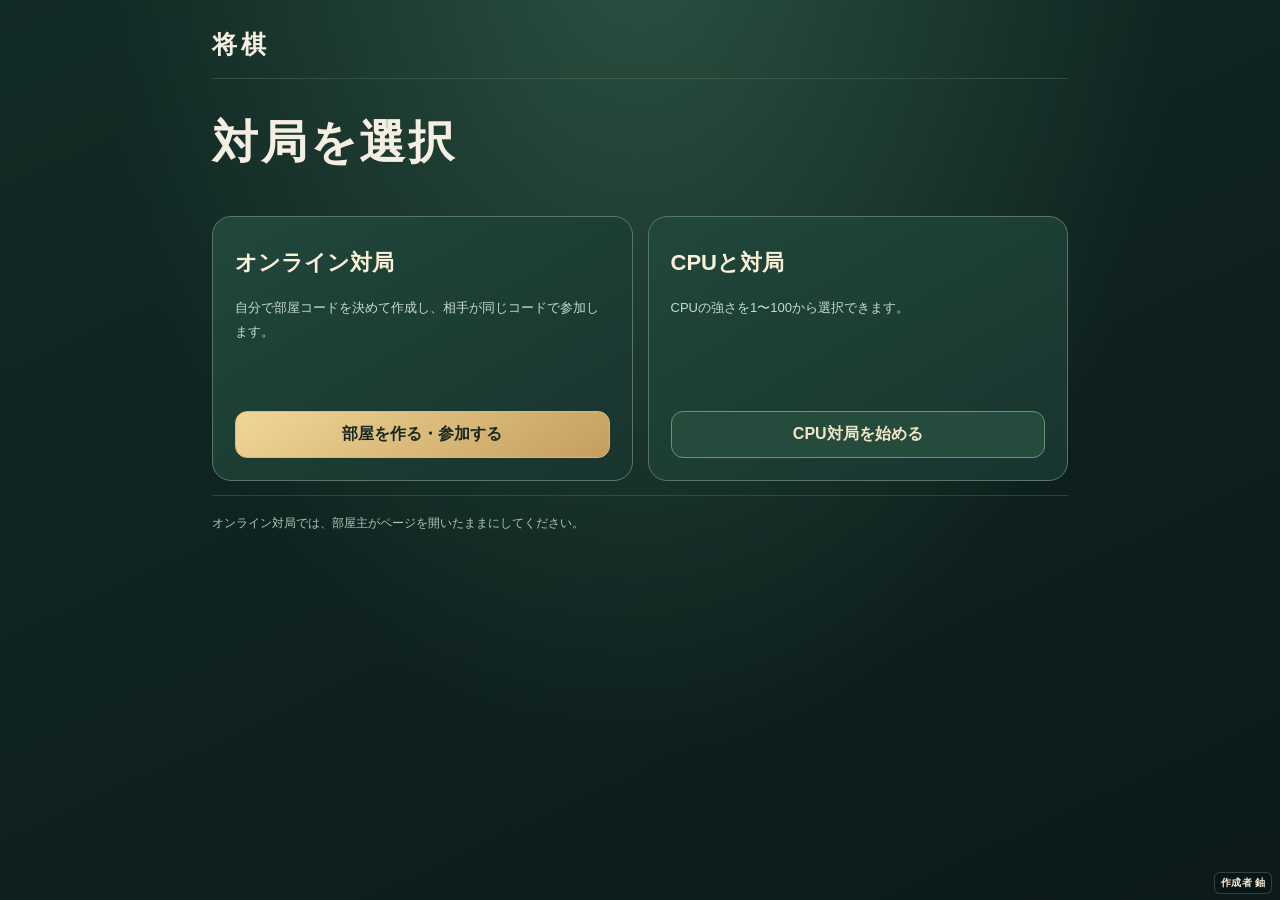
<file: shogi-v05/index.html>
<!doctype html>
<html lang="ja"><head><meta charset="utf-8"><meta name="viewport" content="width=device-width,initial-scale=1"><meta name="theme-color" content="#112521">
<title>将棋｜対局メニュー</title>
<style>
:root{font-family:-apple-system,BlinkMacSystemFont,"Yu Gothic",Meiryo,sans-serif;color:#f5efe2;background:#10251f}
*{box-sizing:border-box}body{margin:0;min-height:100vh;background:radial-gradient(ellipse at 50% -10%,#2b5141 0,transparent 60%),linear-gradient(155deg,#122a25,#0b1a19)}
.shell{max-width:890px;margin:auto;padding:18px 17px 35px}
.brand{font-family:serif;letter-spacing:.15em;font-weight:bold;font-size:25px;border-bottom:1px solid #57726070;padding:10px 0 17px}.sub{color:#b7cebd;font-size:12px;font-weight:normal;letter-spacing:.04em;margin:5px 0}
header{padding:35px 0 20px}h1{font-family:serif;line-height:1.27;font-weight:700;font-size:clamp(30px,6vw,46px);letter-spacing:.06em;margin:0 0 10px}header p{max-width:650px;color:#d6e2d7;font-size:14px;line-height:1.8}
.grid{display:grid;grid-template-columns:repeat(2,minmax(0,1fr));gap:15px;margin:14px 0}
.card{display:flex;flex-direction:column;align-items:stretch;border-radius:19px;border:1px solid #597766;padding:22px;background:linear-gradient(150deg,#21473b,#18342e);min-height:265px}
.tag{font-size:11px;letter-spacing:.18em;color:#e3c88a;font-weight:800}.card h2{font-size:22px;margin:9px 0 5px;color:#faf1d9}.card p{color:#c6dbce;line-height:1.8;font-size:13px;flex:1}.btn{display:block;text-align:center;text-decoration:none;border:1px solid #d6b87d;border-radius:12px;color:#17271f;background:linear-gradient(145deg,#f0d797,#c59e5e);font-weight:800;padding:12px 10px;min-height:46px}
.btn.alt{background:#254b3c;color:#f3e6c7;border-color:#709179}.foot{border-top:1px solid #65806b58;padding:17px 0;color:#afc6b8;font-size:12px;line-height:1.8}
@media(max-width:590px){.grid{grid-template-columns:1fr}.card{min-height:220px;padding:18px}header{padding-top:21px}}
</style><style id="creator-credit-style">
#creator-credit{position:fixed;right:8px;bottom:calc(6px + env(safe-area-inset-bottom, 0px));z-index:12;pointer-events:none;user-select:none;background:rgba(9,21,22,.76);border:1px solid rgba(250,235,204,.2);color:#f7ebd6;border-radius:6px;padding:3px 6px;font:600 10px/1.4 -apple-system,BlinkMacSystemFont,"Hiragino Kaku Gothic ProN","Yu Gothic",sans-serif;letter-spacing:.02em}
</style>
</head>
<body><main class="shell"><div class="brand">将棋</div>
<header><h1>対局を選択</h1></header>
<div class="grid">
<section class="card"><h2>オンライン対局</h2><p>自分で部屋コードを決めて作成し、相手が同じコードで参加します。</p><a class="btn" href="./online.html?mode=code&ui=feedback061">部屋を作る・参加する</a></section>
<section class="card"><h2>CPUと対局</h2><p>CPUの強さを1〜100から選択できます。</p><a class="btn alt" href="../shogi-v04/?ui=feedback061">CPU対局を始める</a></section>
</div><div class="foot">オンライン対局では、部屋主がページを開いたままにしてください。</div>
</main><div id="creator-credit">作成者 鈾</div>
</body></html>
</file>
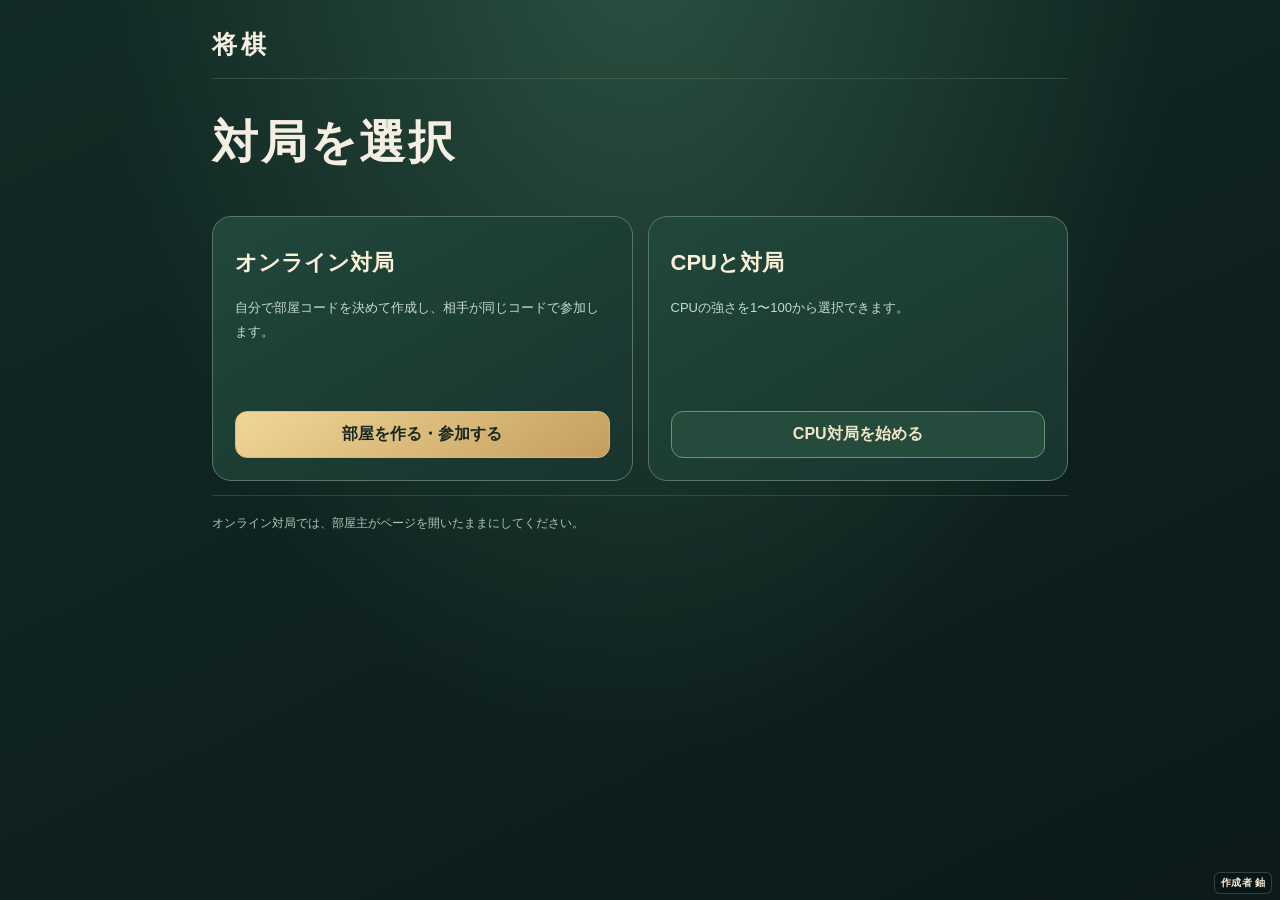
<file: shogi/index.html>
<!doctype html>
<html lang="ja"><head><meta charset="utf-8"><meta name="viewport" content="width=device-width,initial-scale=1"><meta name="theme-color" content="#112521">
<title>将棋｜対局メニュー</title>
<style>
:root{font-family:-apple-system,BlinkMacSystemFont,"Yu Gothic",Meiryo,sans-serif;color:#f5efe2;background:#10251f}
*{box-sizing:border-box}body{margin:0;min-height:100vh;background:radial-gradient(ellipse at 50% -10%,#2b5141 0,transparent 60%),linear-gradient(155deg,#122a25,#0b1a19)}
.shell{max-width:890px;margin:auto;padding:18px 17px 35px}
.brand{font-family:serif;letter-spacing:.15em;font-weight:bold;font-size:25px;border-bottom:1px solid #57726070;padding:10px 0 17px}.sub{color:#b7cebd;font-size:12px;font-weight:normal;letter-spacing:.04em;margin:5px 0}
header{padding:35px 0 20px}h1{font-family:serif;line-height:1.27;font-weight:700;font-size:clamp(30px,6vw,46px);letter-spacing:.06em;margin:0 0 10px}header p{max-width:650px;color:#d6e2d7;font-size:14px;line-height:1.8}
.grid{display:grid;grid-template-columns:repeat(2,minmax(0,1fr));gap:15px;margin:14px 0}
.card{display:flex;flex-direction:column;align-items:stretch;border-radius:19px;border:1px solid #597766;padding:22px;background:linear-gradient(150deg,#21473b,#18342e);min-height:265px}
.tag{font-size:11px;letter-spacing:.18em;color:#e3c88a;font-weight:800}.card h2{font-size:22px;margin:9px 0 5px;color:#faf1d9}.card p{color:#c6dbce;line-height:1.8;font-size:13px;flex:1}.btn{display:block;text-align:center;text-decoration:none;border:1px solid #d6b87d;border-radius:12px;color:#17271f;background:linear-gradient(145deg,#f0d797,#c59e5e);font-weight:800;padding:12px 10px;min-height:46px}
.btn.alt{background:#254b3c;color:#f3e6c7;border-color:#709179}.foot{border-top:1px solid #65806b58;padding:17px 0;color:#afc6b8;font-size:12px;line-height:1.8}
@media(max-width:590px){.grid{grid-template-columns:1fr}.card{min-height:220px;padding:18px}header{padding-top:21px}}
</style><style id="creator-credit-style">
#creator-credit{position:fixed;right:8px;bottom:calc(6px + env(safe-area-inset-bottom, 0px));z-index:12;pointer-events:none;user-select:none;background:rgba(9,21,22,.76);border:1px solid rgba(250,235,204,.2);color:#f7ebd6;border-radius:6px;padding:3px 6px;font:600 10px/1.4 -apple-system,BlinkMacSystemFont,"Hiragino Kaku Gothic ProN","Yu Gothic",sans-serif;letter-spacing:.02em}
</style>
</head>
<body><main class="shell"><div class="brand">将棋</div>
<header><h1>対局を選択</h1></header>
<div class="grid">
<section class="card"><h2>オンライン対局</h2><p>自分で部屋コードを決めて作成し、相手が同じコードで参加します。</p><a class="btn" href="../shogi-v05/online.html?mode=code&ui=feedback061">部屋を作る・参加する</a></section>
<section class="card"><h2>CPUと対局</h2><p>CPUの強さを1〜100から選択できます。</p><a class="btn alt" href="../shogi-v04/?ui=feedback061">CPU対局を始める</a></section>
</div><div class="foot">オンライン対局では、部屋主がページを開いたままにしてください。</div>
</main><div id="creator-credit">作成者 鈾</div>
</body></html>
</file>
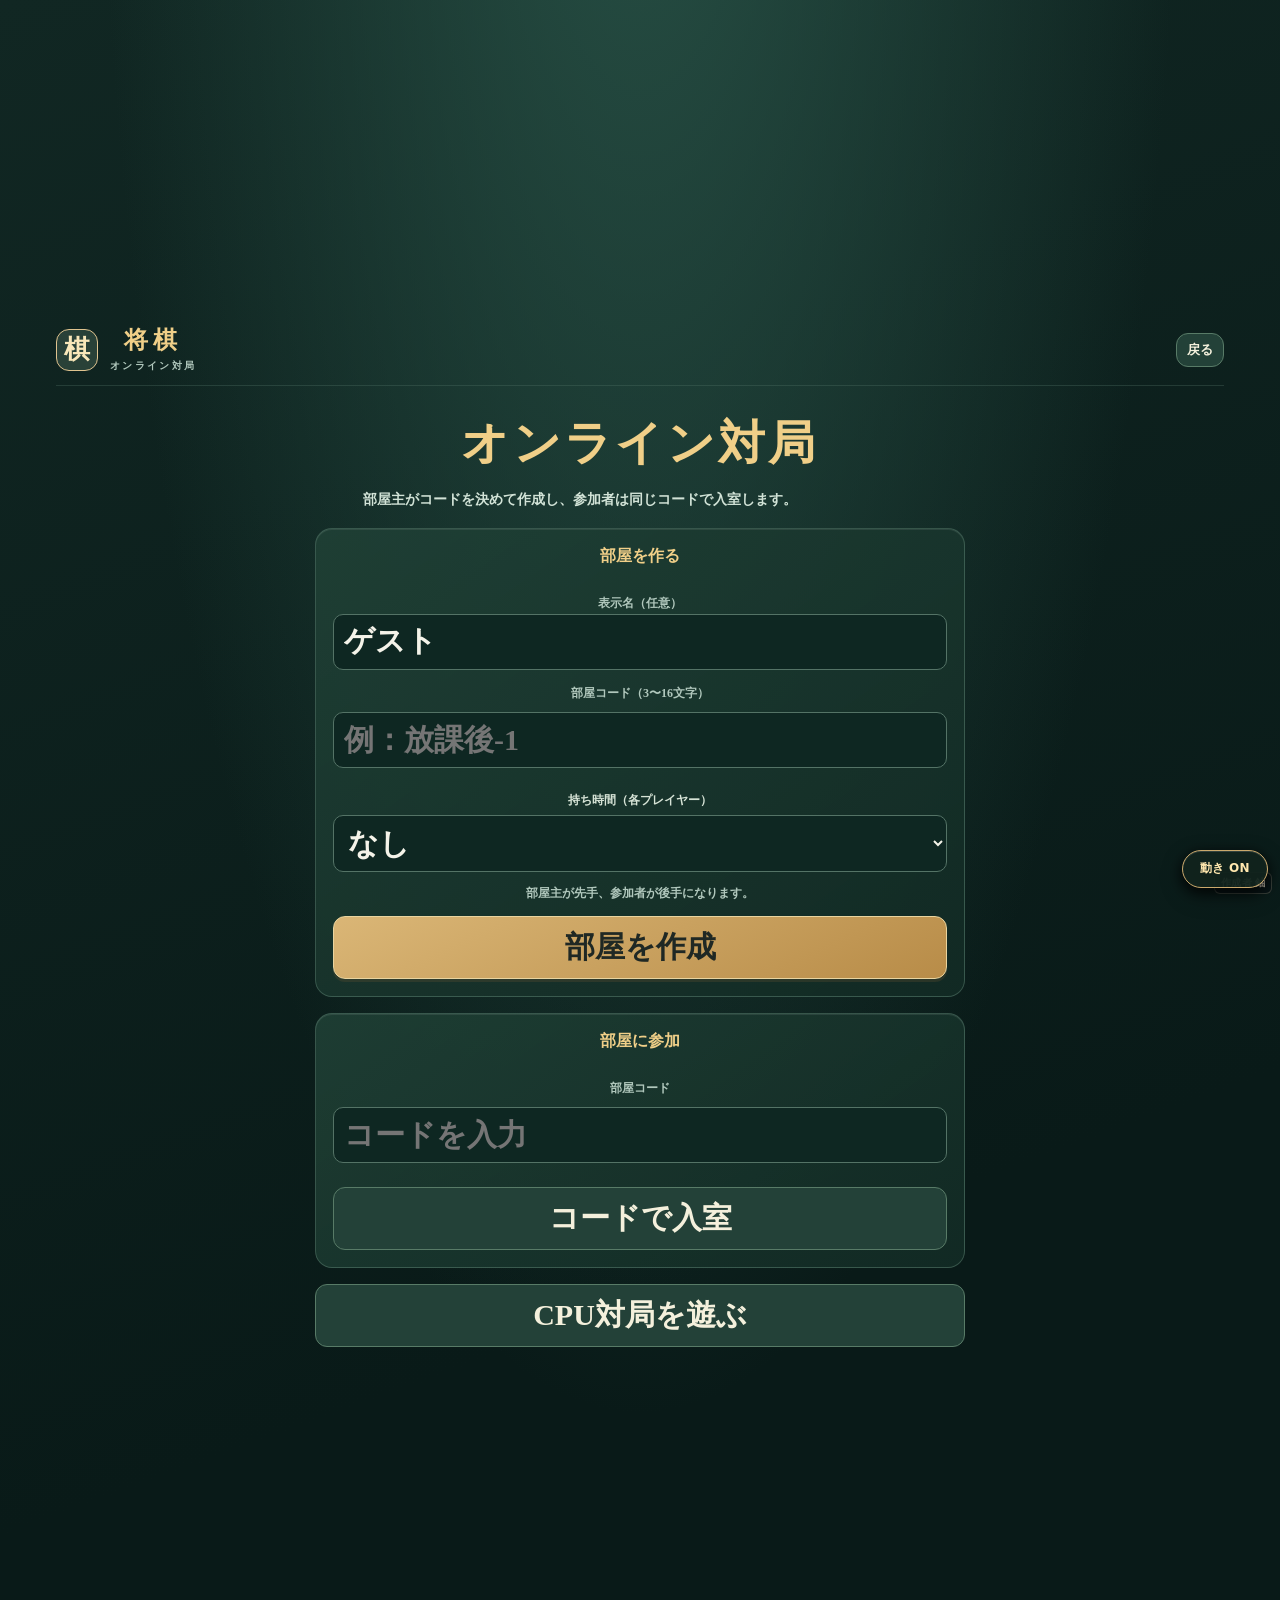
<file: shogi-v05/online.html>
<!doctype html>
<html lang="ja"><head><meta charset="utf-8"><meta name="viewport" content="width=device-width,initial-scale=1,viewport-fit=cover"><meta name="theme-color" content="#112521"><meta name="description" content="URLで友達とつながる無料の将棋フリー対局室。"><title>将棋｜オンライン対局</title><style>
:root{color-scheme:dark;--bg:#0e201e;--bg2:#091a18;--panel:#17302c;--panel2:#1e3933;--border:#385b52;--text:#f4f3e9;--muted:#b0c7bc;--gold:#f0cf88;--wood:#d5ab66;--woodlight:#edd099;--danger:#fa9d86;--green:#a4dfb9;font-family:-apple-system,BlinkMacSystemFont,"Hiragino Kaku Gothic ProN","Yu Gothic",Meiryo,sans-serif}
*{box-sizing:border-box}html{min-height:100%;background:var(--bg2)}body{margin:0;min-height:100vh;color:var(--text);background:radial-gradient(ellipse at 50% -20%,#285146 0,transparent 60%),linear-gradient(160deg,#112723,#091a18 70%);font-size:15px}button,input,select,textarea{font:inherit}button{cursor:pointer;touch-action:manipulation}button:disabled{opacity:.46;cursor:not-allowed}button:focus-visible,input:focus-visible,select:focus-visible{outline:3px solid var(--gold);outline-offset:2px}input,select{color:var(--text);background:#0e2722;border:1px solid #547366;border-radius:10px;padding:10px;width:100%;min-height:42px}select option{background:#10312b}.app-shell{max-width:1200px;padding:0 16px 40px;margin:auto}.site-header{display:flex;align-items:center;justify-content:space-between;gap:12px;min-height:71px;border-bottom:1px solid #51726755}.brand{display:flex;align-items:center;gap:12px}.monogram{width:42px;height:42px;border:1.5px solid #dfc38f;border-radius:13px;color:#f9e7b9;display:grid;place-items:center;font-size:26px;font-family:serif;background:#294138}.brand-name{font-family:serif;font-weight:bold;letter-spacing:.22em;font-size:24px;line-height:1.1}.brand-caption{font-size:10px;color:var(--muted);letter-spacing:.23em;margin-top:5px}.head-actions{display:flex;gap:8px;align-items:center}.btn{background:linear-gradient(155deg,#dab676,#b88c48);border:1px solid #e9d49f;color:#1f2824;font-weight:750;border-radius:12px;padding:10px 15px;min-height:43px;box-shadow:0 3px 0 #71533040}.btn:active{transform:translateY(1px)}.btn.secondary{background:#234138;border-color:#587b67;color:#f4f0dc;box-shadow:none}.btn.ghost{background:transparent;color:var(--muted);border:1px solid #4b6c5e;box-shadow:none}.btn.danger{background:#583126;color:#ffddcd;border-color:#bb6e5c;box-shadow:none}.btn.small{padding:7px 10px;min-height:34px;font-size:13px}.btn.wide{width:100%}.btn-inline{display:flex;gap:8px;align-items:center;justify-content:center}.eyebrow{font-size:11px;letter-spacing:.19em;color:var(--gold);font-weight:700}.muted{color:var(--muted)}.hint{font-size:12px;color:var(--muted);line-height:1.65}.panel{background:linear-gradient(145deg,rgba(32,65,54,.88),rgba(18,42,36,.96));border:1px solid #51726596;border-radius:17px;padding:17px;box-shadow:inset 0 1px 0 #ffffff15}.panel-title{font-size:16px;font-weight:750;margin:0 0 13px}.page-heading{font-size:clamp(29px,6vw,47px);font-family:serif;line-height:1.25;letter-spacing:.07em;margin:8px 0 12px}.page-lead{color:#d2e3d7;line-height:1.8;max-width:530px;font-size:14px}.welcome{padding-top:32px;display:grid;grid-template-columns:minmax(270px,1fr) minmax(270px,450px);gap:30px;align-items:center}.welcome-left{padding:0 0 15px}.welcome-art{max-width:440px;margin:20px auto 0;border-radius:22px;background:radial-gradient(circle at 50% 30%,#4c6a5d,#18312b 68%);border:1px solid #547366;min-height:245px;display:grid;place-items:center;position:relative;overflow:hidden}.welcome-art:before{content:"";position:absolute;inset:-70px 0 0;background:repeating-linear-gradient(125deg,transparent 0 35px,#dbcb9533 36px 37px);opacity:.18}.art-board{display:grid;grid-template-columns:repeat(3,60px);grid-template-rows:repeat(3,60px);transform:perspective(420px)rotateX(30deg)rotateZ(-7deg);border:10px solid #805938;box-shadow:0 24px 25px #05181299,0 0 0 1px #a68551;border-radius:6px;position:relative}.art-square{background:linear-gradient(140deg,#e7c58e,#cfa268);border:1px solid #986e4388;display:grid;place-items:center;color:#33291e;font-weight:bold;font-family:serif;font-size:26px}.art-piece{clip-path:polygon(50% 3%,95% 25%,95% 100%,5% 100%,5% 25%);background:linear-gradient(140deg,#fff1c5,#bc8851);border-radius:2px;width:40px;height:45px;display:grid;place-items:center}.art-piece.inv{transform:rotate(180deg)}.settings-row{display:flex;flex-wrap:wrap;gap:10px;margin:10px 0}.setting-field{display:flex;flex-direction:column;gap:6px;flex:1;min-width:125px}.setting-field label{color:#c9dbce;font-size:12px}.segmented{display:flex;border:1px solid #507365;border-radius:11px;padding:3px;gap:3px;background:#102a26}.segmented button{flex:1;border:0;color:var(--muted);padding:10px 6px;border-radius:8px;background:transparent;font-size:13px}.segmented button.active{background:#e7ca8f;color:#253127;font-weight:800}.field-note{font-size:12px;color:#d2e2d5;border:1px solid #6d7f5b;padding:11px;border-radius:10px;background:#4c583b28;margin-top:10px}.section-caption{font-size:11px;text-transform:uppercase;letter-spacing:.16em;color:var(--gold);margin:18px 0 5px}.footnote{border-top:1px solid #49645755;margin-top:25px;padding-top:15px;font-size:12px;line-height:1.75;color:var(--muted)}.pills{display:flex;gap:7px;flex-wrap:wrap;margin:15px 0}.pill{border:1px solid #587566;padding:5px 9px;font-size:11px;color:#d4e2d6;border-radius:100px;background:#29443b}.game-layout{display:grid;grid-template-columns:minmax(180px,240px) minmax(310px,530px) minmax(180px,260px);gap:16px;margin:18px auto;justify-content:center;align-items:start}.game-center{min-width:0}.player-panel{display:flex;align-items:center;gap:10px;justify-content:space-between}.avatar{display:grid;place-items:center;width:47px;height:47px;border-radius:14px;border:1px solid #d5c18c;background:linear-gradient(135deg,#29483f,#0c2824);color:#f0d79a;font-family:serif;font-size:25px;flex:none}.player-meta{flex:1;min-width:0}.player-name{font-weight:800;white-space:nowrap;overflow:hidden;text-overflow:ellipsis}.player-title{color:var(--muted);font-size:11px;margin-top:2px}.status-pill{background:#234a3c;color:#c9f2d7;border:1px solid #65907c;padding:4px 8px;border-radius:30px;font-size:11px;white-space:nowrap}.status-pill.check{background:#65382d;color:#ffd2c7;border-color:#be775c}.top-player,.bottom-player{padding:10px 13px;background:#17332e;border:1px solid #4e7964;border-radius:14px}.top-player{margin-bottom:9px}.bottom-player{margin-top:11px}.board-wrap{position:relative;background:linear-gradient(135deg,#8b6138,#c1965b 28%,#6b4c2e 95%);padding:11px;border-radius:11px;box-shadow:0 14px 25px #020f0cbc,inset 0 2px 0 #e9ca90;border:2px solid #d8b47b}.board{display:grid;grid-template-columns:repeat(9,minmax(0,1fr));width:100%;aspect-ratio:1/1;box-shadow:0 0 0 2px #6f4a24,0 2px 8px #3b211c55;background:var(--wood)}.cell{border:0;outline:1px solid #98754b;border-radius:0;display:grid;place-items:center;background:radial-gradient(circle at 35% 35%,#eed19d 5%,#ddb578 90%);padding:0;min-width:0;min-height:0;position:relative;aspect-ratio:1/1}.cell.last{background:#e5bd85}.cell.king-in-check{background:#d58165}.cell.target{background:#e5d297}.cell.target:after{content:"";position:absolute;inset:28%;border-radius:50%;background:#44844c99;z-index:1;pointer-events:none}.cell.target.occupied:after{inset:3px;border:3px solid #2b7651;background:transparent;border-radius:4px}.cell.selected{background:#f5d986;box-shadow:inset 0 0 0 3px #419462;z-index:1}.cell:focus-visible{z-index:3;outline:3px solid #fff5c4}.koma{display:grid;place-items:center;clip-path:polygon(50% 1%,95% 23%,95% 98%,5% 98%,5% 23%);background:linear-gradient(120deg,#ffeac0 0%,#e7c18b 62%,#c69c61 100%);width:81%;height:89%;color:#2b241d;filter:drop-shadow(0 1px 1px #4b302b);font-family:"Yu Mincho","Hiragino Mincho ProN",serif;font-weight:900;font-size:clamp(14px,2.2vw,26px);line-height:1;user-select:none;position:relative;z-index:2}.koma.opp{transform:rotate(180deg)}.koma.promoted{color:#a43f32}.koma.selected-koma{background:linear-gradient(135deg,#fff0bf,#f2d27c)}.turn-head{display:flex;align-items:center;justify-content:space-between;margin:6px 0 11px;gap:8px}.turn-line{font-weight:bold;color:#f1e1b9;font-size:15px}.role-caption{font-size:12px;color:#c8dccc}.hands{display:flex;flex-wrap:wrap;align-items:center;gap:6px;min-height:49px}.hand-piece{padding:5px 7px;display:flex;gap:4px;align-items:center;background:linear-gradient(160deg,#ddba84,#a87b48);border:1px solid #e1c396;border-radius:8px;color:#30261a;min-width:40px;min-height:38px;justify-content:center;font-family:"Yu Mincho",serif;font-weight:bold;font-size:18px}.hand-piece em{font:700 11px sans-serif;color:#513c23}.hand-piece.selected{box-shadow:0 0 0 2px #8bcf86,0 0 0 4px #12332c}.hand-piece:disabled{opacity:.6}.actions{display:flex;gap:8px;flex-wrap:wrap;margin-top:12px}.actions>*{flex:1}.side-stack{display:flex;flex-direction:column;gap:12px}.record{font-size:12px;color:#c6ddcd;overflow:auto;max-height:350px;display:grid;grid-template-columns:1fr 1fr;gap:6px}.record-item{padding:7px;background:#102b26;border:1px solid #44655755;border-radius:7px;white-space:nowrap}.record-item.latest{border-color:#d5ad74;color:#f5dcb6}.detail-row{display:flex;justify-content:space-between;gap:10px;align-items:center;padding:8px 0;border-bottom:1px solid #5a726148;font-size:13px}.detail-row:last-child{border:0}.chip-number{color:var(--gold);font-weight:bold}.empty-label{color:#a2bcb0;font-size:12px;padding:7px 0}.help-list{font-size:13px;line-height:1.9;color:#cbded3}.callout{padding:12px;border-radius:11px;background:#3c56392e;border:1px solid #82976f70;font-size:12px;line-height:1.65;color:#e6e2ca}.notice{padding:10px 12px;background:#183b34;border:1px solid #678f74;border-radius:10px;color:#e3f0e3;font-size:13px}.notice.warning{background:#613d31;border-color:#b97d60;color:#ffe7d3}.modal-backdrop{position:fixed;inset:0;background:#061614cc;display:grid;place-items:center;z-index:40;padding:18px;overscroll-behavior:contain}.modal{border:1px solid #7a967f;background:linear-gradient(140deg,#23453b,#0c241f);border-radius:17px;padding:20px;max-width:520px;width:100%;max-height:calc(100vh - 38px);overflow:auto;box-shadow:0 30px 70px #0009}.modal h2{font-family:serif;font-size:23px;margin:0 0 9px}.modal .actions{margin-top:17px}.tiny{font-size:11px;color:#bdd1c3}.admin-grid{display:grid;grid-template-columns:1fr 1fr;gap:9px}.admin-grid label{font-size:12px;color:#c2d2c3;display:block;margin-bottom:5px}.admin-row{margin:10px 0}.admin-range{display:flex;gap:8px;align-items:center}.admin-range input[type=range]{padding:0}.admin-level{font-size:18px;color:var(--gold);font-weight:bold;min-width:40px;text-align:right}.bottom-banner{font-size:11px;text-align:center;color:#90b0a0;line-height:1.6;margin:22px 0}.ui-error{color:#ffdbcc;background:#513327;padding:14px;border-radius:8px}.checkmate{font-size:19px;color:var(--gold);font-weight:800}.wideboard{max-width:530px;margin:auto}.loading-fallback{padding:35vh 20px;text-align:center;color:var(--gold);font:700 30px serif}.loading-fallback small{display:block;font:14px sans-serif;margin-top:15px;color:#c9ddd2}.no-script{padding:15px;color:#f8e2b7}.testing-tag{font-size:10px;color:#eddfb3;border:1px solid #847350;padding:3px 7px;border-radius:100px}.split-mode{display:grid;gap:8px;margin-bottom:12px}.result-big{font-size:40px;font-weight:800;color:var(--gold);font-family:serif}.mini-divider{border-top:1px solid #51725d55;margin:12px 0}
@media(max-width:990px){.game-layout{grid-template-columns:minmax(0,570px);max-width:580px;margin:12px auto}.game-center{order:1}.side-left{order:2}.side-right{order:3}.side-stack{display:flex;flex-direction:column;gap:12px}.side-left .panel,.side-right .panel{margin-top:7px}.welcome{grid-template-columns:1fr;max-width:680px;margin:auto;gap:12px}.welcome-left{padding:0}.welcome-art{min-height:180px}.art-board{transform:perspective(440px)rotateX(30deg)rotateZ(-7deg)scale(.8)}.board-wrap{max-width:520px;margin:auto}}
@media(max-width:450px){.app-shell{padding:0 9px 28px}.site-header{min-height:58px}.brand-name{font-size:19px}.brand-caption{font-size:8px}.monogram{width:36px;height:36px;font-size:22px}.btn.small{min-height:34px;font-size:11px;padding:7px 8px}.page-heading{font-size:29px}.welcome{padding-top:19px}.panel{padding:12px;border-radius:13px}.board-wrap{padding:7px;border-width:2px}.koma{font-size:clamp(12px,5.1vw,22px)}.top-player,.bottom-player{padding:8px 9px}.avatar{width:35px;height:35px;font-size:20px;border-radius:11px}.player-name{font-size:13px}.player-title{font-size:10px}.turn-line{font-size:13px}.game-layout{gap:9px}.cell.target.occupied:after{border-width:2px}.hand-piece{min-height:36px;font-size:16px}.btn{font-size:13px;padding:10px}.record{max-height:160px}.modal{padding:15px}}
/* v0.3: shogi-only UI, distinct last CPU move, mobile-first game layout. */
:root{--accent:#d3b77e}
.game-layout{display:grid;grid-template-columns:minmax(0,550px) minmax(220px,290px);gap:17px;align-items:start;justify-content:center;max-width:895px;margin:15px auto}
.game-center{min-width:0}
.side-stack{display:flex;flex-direction:column;gap:12px}
.board-plane{position:relative;aspect-ratio:1/1}
.board-plane .board{position:relative;width:100%;height:100%}
.board-plane .move-arrow{position:absolute;inset:0;width:100%;height:100%;pointer-events:none;z-index:4;overflow:visible}
.cell.cpu-from{background:#d9b47a;box-shadow:inset 0 0 0 3px #ad4b32}
.cell.cpu-to{background:#f5cb84;box-shadow:inset 0 0 0 3px #bc4c31}
.cell.cpu-from .koma,.cell.cpu-to .koma{filter:drop-shadow(0 0 3px #db7445)}
.move-info{margin:10px 0 0;min-height:65px;display:flex;align-items:center;gap:10px;padding:10px 12px;border:1px solid #9e7157;border-radius:12px;background:linear-gradient(115deg,#3f3d2b,#28352b);color:#fff1d4}
.move-info.is-empty{font-size:12px;border-color:#426555;background:#1b3932;color:#bdcfbf}
.move-info-icon{width:36px;height:36px;border-radius:50%;display:grid;place-items:center;font-size:24px;background:#794e37;color:#fff2c0;flex:none}
.move-info-label{font-size:11px;color:#e9c999;font-weight:bold}
.move-info-main{font-size:17px;font-weight:800;display:flex;gap:8px;align-items:baseline;flex-wrap:wrap}
.move-coords{font-size:13px;font-weight:650;color:#e6ddc0}
.strength-block{margin-top:19px;margin-bottom:10px;padding:13px;background:#193d34;border:1px solid #5b7c64;border-radius:13px}
.strength-title{display:flex;justify-content:space-between;align-items:baseline;gap:8px;color:#ece6c4;font-size:13px;font-weight:bold}
.strength-title strong{font-size:19px;color:#f4d58f;white-space:nowrap}.strength-title small{font-size:12px;color:#c9e0c6;font-weight:normal}
.strength-block input[type=range]{width:100%;margin:15px 0 9px;accent-color:#edcb87;padding:0;min-height:25px}
.strength-marks{display:flex;justify-content:space-between;color:#b2c7ba;font-size:11px}
.preset-row{display:grid;grid-template-columns:repeat(4,1fr);gap:7px;margin:8px 0 17px}
.preset{font-size:13px;background:#1a3931;border:1px solid #56776a;color:#c8ddce;min-height:36px;border-radius:8px}.preset.active{border-color:#e2c18b;color:#edd0a3;background:#364d3c}
.game-center .notice{margin-top:8px}
.end-panel{margin-top:11px;text-align:center}
.dim{font-size:11px;color:#c6d8ca;font-weight:normal}
.start-panel{align-self:start}
.record{grid-template-columns:1fr 1fr;max-height:360px}
@media(max-width:800px){.game-layout{grid-template-columns:minmax(0,550px);max-width:560px;margin:12px auto}.side-stack{order:2}.game-center{order:1}.game-layout .panel{margin:0}.welcome{grid-template-columns:1fr;max-width:620px;margin:auto}}
@media(max-width:450px){.game-layout{gap:10px}.move-info{padding:9px;min-height:61px}.move-info-main{font-size:15px}.move-coords{font-size:12px}.strength-title strong{font-size:17px}.strength-block{margin-top:12px}.board-wrap{padding:7px}.koma{font-size:clamp(12px,5.1vw,22px)}.welcome-art{min-height:185px}}


.online-home{max-width:650px;margin:28px auto}.online-home .panel{margin:16px 0}
.online-game{display:grid;grid-template-columns:minmax(0,530px) minmax(230px,275px);gap:16px;justify-content:center;margin:16px auto}
.online-board{min-width:0}.online-side{display:flex;flex-direction:column;gap:12px}
.online-room{max-width:800px;margin:24px auto;display:grid;gap:12px}
.room-link{font-size:12px;margin:10px 0;word-break:break-all}
.room-status{padding:12px;background:#244136;border:1px solid #557c63;border-radius:10px;font-size:13px;line-height:1.7;margin:10px 0}
.room-status.problem{background:#503429;border-color:#ad755a;color:#ffddc8}
.room-inline{display:flex;gap:9px;margin-top:12px;flex-wrap:wrap}.room-inline .btn{flex:1;min-width:120px}
.room-code{font-size:18px;font-weight:800;color:var(--gold);letter-spacing:.06em;overflow-wrap:anywhere}.room-code-entry{text-transform:uppercase;margin:8px 0 12px}.room-error{color:#ffcfb9;font-size:13px;line-height:1.6;margin:12px 0}.room-error:empty{display:none}
.room-sub{color:var(--muted);font-size:12px;line-height:1.75}
.room-panel{border:1px solid #516e5b;border-radius:12px;background:#1b3931;padding:10px}
.room-record{max-height:350px;overflow:auto;display:grid;gap:5px}
.room-record div{padding:7px;background:#102b26;border-radius:7px;color:#d8e5da;font-size:12px}
@media(max-width:820px){.online-game{grid-template-columns:minmax(0,555px);max-width:555px}.online-side{order:2}.online-board{order:1}.online-home{margin:16px auto}}
@media(max-width:450px){.app-shell{padding:0 9px 27px}.room-inline .btn{min-width:100px}.online-game{gap:11px}.room-code{font-size:14px}}

.hand-piece .hand-koma{width:22px;height:26px;display:inline-grid;place-items:center;flex:none;clip-path:polygon(50% 2%,97% 25%,93% 100%,7% 100%,3% 25%);background:linear-gradient(140deg,#ffefc7,#d1a264 85%);border-bottom:2px solid #8c5c2f;color:#29231b;font:900 15px "Yu Mincho",serif;filter:drop-shadow(0 1px 1px #372012)}
.hand-piece .hand-caption{font-size:14px;font-weight:800}.hand-piece{gap:5px;min-height:42px}
.shogi-clock{font:800 16px ui-monospace,SFMono-Regular,monospace;color:#eadfc6;letter-spacing:.02em;white-space:nowrap;border:1px solid #779484;border-radius:8px;background:#1c3f34;padding:5px 7px;min-width:73px;text-align:center}
.shogi-clock.active{border-color:#f3cb77;background:#59472d;color:#ffe4a5}.shogi-clock.low{border-color:#ffb497;background:#6c2f28;color:#fff1db}
.board-result-overlay{position:absolute;inset:0;z-index:10;background:#061711c4;backdrop-filter:blur(3px);display:flex;align-items:center;justify-content:center;text-align:center;padding:14px;color:#fff9e6}
.board-result-inner{width:min(94%,330px);background:#142d27f2;border:2px solid #eac887;border-radius:18px;padding:20px 10px;box-shadow:0 14px 34px #0009}
.board-result-heading{font:bold clamp(34px,9vw,54px) "Yu Mincho",serif;color:#ffe0a0}.board-result-detail{font-size:14px;line-height:1.7;margin-top:8px;overflow-wrap:anywhere}
.room-clock-label{display:block;margin:12px 0 6px;color:#d6e3d6;font-size:12px}
@media(max-width:450px){.shogi-clock{font-size:13px;min-width:61px;padding:4px 5px}.hand-piece .hand-koma{width:19px;height:23px;font-size:13px}}
</style><script src="./vendor/peerjs.min.js"></script><style id="creator-credit-style">
#creator-credit{position:fixed;right:8px;bottom:calc(6px + env(safe-area-inset-bottom, 0px));z-index:12;pointer-events:none;user-select:none;background:rgba(9,21,22,.76);border:1px solid rgba(250,235,204,.2);color:#f7ebd6;border-radius:6px;padding:3px 6px;font:600 10px/1.4 -apple-system,BlinkMacSystemFont,"Hiragino Kaku Gothic ProN","Yu Gothic",sans-serif;letter-spacing:.02em}
</style>
<link rel="stylesheet" href="../tabletop-finish.css?v=12">
</head><body><div id="app" class="loading-fallback">オンライン将棋<br><small>読み込み中…</small></div><script>/* SHOGI LAB - standalone local shogi rules engine. No network calls. */
(function(root,factory){const api=factory();if(typeof module==='object'&&module.exports)module.exports=api;root.ShogiEngine=api;})(typeof globalThis!=='undefined'?globalThis:this,function(){
'use strict';
const TYPES=['R','B','G','S','N','L','P'];
const NAMES={K:'玉',R:'飛',B:'角',G:'金',S:'銀',N:'桂',L:'香',P:'歩'};
const PROMOTED={R:'龍',B:'馬',S:'全',N:'圭',L:'杏',P:'と'};
const PRICE={K:20000,R:1020,B:890,G:580,S:490,N:320,L:290,P:105};
const rc=i=>[Math.floor(i/9),i%9];const idx=(r,c)=>r*9+c;const inside=(r,c)=>r>=0&&r<9&&c>=0&&c<9;
const piece=(t,s,p=false)=>({t,s,p});
const clone=s=>({board:s.board.map(p=>p?{...p}:null),hands:{1:{...s.hands[1]},'-1':{...s.hands[-1]}},turn:s.turn,ply:s.ply,trail:s.trail?s.trail.slice():[]});
function newGame(){
 const b=Array(81).fill(null),top=['L','N','S','G','K','G','S','N','L'];
 for(let c=0;c<9;c++){b[idx(0,c)]=piece(top[c],-1);b[idx(8,c)]=piece(top[c],1);b[idx(2,c)]=piece('P',-1);b[idx(6,c)]=piece('P',1);}
 b[idx(1,1)]=piece('R',-1);b[idx(1,7)]=piece('B',-1);
 b[idx(7,1)]=piece('B',1);b[idx(7,7)]=piece('R',1);
 return {board:b,hands:{1:{},'-1':{}},turn:1,ply:0,trail:[]};
}
const gold=[[1,-1],[1,0],[1,1],[0,-1],[0,1],[-1,0]];
const silver=[[1,-1],[1,0],[1,1],[-1,-1],[-1,1]];
const king=[[1,-1],[1,0],[1,1],[0,-1],[0,1],[-1,-1],[-1,0],[-1,1]];
const knight=[[2,-1],[2,1]];
const diagonal=[[1,-1],[1,1],[-1,-1],[-1,1]];
const orthogonal=[[1,0],[-1,0],[0,-1],[0,1]];
const forward=[[1,0]];
function directions(p){
 const t=p.p&&['P','L','N','S'].includes(p.t)?'G':p.t;
 let step=[],slide=[],jump=[];
 switch(t){case 'K':step=king;break;case 'G':step=gold;break;case 'S':step=silver;break;case 'N':jump=knight;break;case 'L':slide=forward;break;case 'P':step=forward;break;case 'B':slide=diagonal;if(p.p)step=orthogonal;break;case 'R':slide=orthogonal;if(p.p)step=diagonal;break;}
 return {step,slide,jump};
}
function eachTarget(s,from,p,fn){
 const [r,c]=rc(from),{step,slide,jump}=directions(p),dr0=-p.s;
 for(const [dr,dc] of [...step,...jump]){const rr=r+dr*dr0,cc=c+dc;if(inside(rr,cc)){const q=s.board[idx(rr,cc)];if(!q||q.s!==p.s)fn(idx(rr,cc));}}
 for(const [dr,dc] of slide){let rr=r+dr*dr0,cc=c+dc;while(inside(rr,cc)){const j=idx(rr,cc),q=s.board[j];if(q?.s===p.s)break;fn(j);if(q)break;rr+=dr*dr0;cc+=dc;}}
}
function attacks(s,to,by){for(let f=0;f<81;f++){const p=s.board[f];if(!p||p.s!==by)continue;let a=false;eachTarget(s,f,p,t=>{if(t===to)a=true;});if(a)return true;}return false;}
function kingIndex(s,side){return s.board.findIndex(p=>p&&p.t==='K'&&p.s===side);}
function inCheck(s,side=s.turn){const k=kingIndex(s,side);return k<0||attacks(s,k,-side);}
function zone(row,side){return side===1?row<=2:row>=6;}
function lastRow(side){return side===1?0:8;}
function lastTwo(row,side){return side===1?row<=1:row>=7;}
function mustPromote(t,row,side){return (t==='P'||t==='L')&&row===lastRow(side)||t==='N'&&lastTwo(row,side);}
function promotable(t){return t!=='K'&&t!=='G';}
function apply(s,m){
 const n=clone(s),side=s.turn;
 if(m.drop){n.board[m.to]=piece(m.drop,side);n.hands[side][m.drop]--;if(n.hands[side][m.drop]===0)delete n.hands[side][m.drop];}
 else{const moving=n.board[m.from],taken=n.board[m.to];n.board[m.from]=null;
  if(taken){n.hands[side][taken.t]=(n.hands[side][taken.t]||0)+1;}
  n.board[m.to]={...moving,p:m.promote||moving.p};
 }
 n.turn=-side;n.ply=s.ply+1;n.trail=[...(s.trail||[]),{...m,side}];return n;
}
function pseudo(s){
 const out=[],side=s.turn;
 for(let i=0;i<81;i++){
  const p=s.board[i];if(!p||p.s!==side)continue;
  eachTarget(s,i,p,to=>{
   if(s.board[to]?.t==='K')return;
   const [fr]=rc(i),[tr]=rc(to);
   if(!p.p&&promotable(p.t)&&(zone(fr,side)||zone(tr,side))){
     if(!mustPromote(p.t,tr,side))out.push({from:i,to,promote:false});
     out.push({from:i,to,promote:true});
   }else out.push({from:i,to,promote:false});
  });
 }
 const hand=s.hands[side];for(const t of TYPES){if(!hand[t])continue;for(let to=0;to<81;to++){
  if(s.board[to])continue;const [r,c]=rc(to);if(mustPromote(t,r,side))continue;
  if(t==='P'){
    let found=false;for(let rr=0;rr<9;rr++){const p=s.board[idx(rr,c)];if(p?.t==='P'&&p.s===side&&!p.p){found=true;break;}}
    if(found)continue;
  }
  out.push({drop:t,to});
 }}
 return out;
}
function sameMove(a,b){return a.to===b.to&&a.from===b.from&&a.drop===b.drop&&!!a.promote===!!b.promote;}
function legalMoves(s,options={}){
 const side=s.turn;const moves=[];
 for(const m of pseudo(s)){
  const after=apply(s,m);if(inCheck(after,side))continue;
  if(m.drop==='P'&&!options.skipPawnMate){
   // If a pawn drop is checkmate, the drop is illegal (打ち歩詰め).
   if(inCheck(after,-side)&&legalMoves(after,{skipPawnMate:true}).length===0)continue;
  }
  moves.push(m);
 }
 return moves;
}
function posKey(s){
 return s.turn+'|'+s.board.map(p=>p?p.s+':'+p.t+(p.p?'+':''):'_').join(',')+'|'+[1,-1].map(side=>TYPES.map(t=>s.hands[side][t]||0).join('.')).join('|');
}
function evaluateEnd(state,history=[],moveLog=[]){
 const moves=legalMoves(state);
 if(moves.length===0)return {done:true,winner:-state.turn,reason:inCheck(state)?'詰み':'合法手なし'};
 const key=posKey(state),matches=history.map((s,i)=>posKey(s)===key?i:-1).filter(i=>i>=0);
 if(matches.length>=4){
  const a=matches[matches.length-4],b=matches[matches.length-1];let perp=null;
  for(const side of [1,-1]){
   const seq=moveLog.slice(a,b).filter(m=>m.side===side);
   if(seq.length&&seq.every(m=>m.gaveCheck))perp=side;
  }
  return perp?{done:true,winner:-perp,reason:'連続王手の千日手'}:{done:true,winner:0,reason:'千日手（引き分け）'};
 }
 return {done:false,winner:null,reason:''};
}
function moveText(s,m){
 const c=9-(m.to%9),r=Math.floor(m.to/9)+1,nums='１２３４５６７８９',kan='一二三四五六七八九',t=m.drop?m.drop:s.board[m.from].t;
 const hand=m.drop?'打':m.promote?'成':'';
 return (s.turn===1?'▲':'△')+nums[c-1]+kan[r-1]+(NAMES[t]||'')+hand;
}
function pieceValue(p){return p?PRICE[p.t]*(p.p?(p.t==='P'?4.7:p.t==='L'?1.75:p.t==='N'?1.65:p.t==='S'?1.35:1.3):1):0;}
function totalPieces(s){const count={};for(const p of s.board)if(p)count[p.t]=(count[p.t]||0)+1;for(const side of [1,-1])for(const [t,n]of Object.entries(s.hands[side]))count[t]=(count[t]||0)+n;return count;}
function serialize(s){return JSON.stringify(s);}
function deserialize(raw){try{const s=JSON.parse(raw);if(s.board?.length!==81||![-1,1].includes(s.turn)||!s.hands?.[1]||!s.hands?.[-1]||kingIndex(s,1)<0||kingIndex(s,-1)<0)throw Error('Invalid shogi position');return s;}catch{return null;}}
return {TYPES,NAMES,PROMOTED,PRICE,newGame,clone,rc,idx,inside,eachTarget,attacks,kingIndex,inCheck,zone,mustPromote,legalMoves,pseudo,apply,sameMove,posKey,evaluateEnd,moveText,pieceValue,totalPieces,serialize,deserialize};
});

</script><script>
(()=>{
"use strict";
const E=window.ShogiEngine,root=document.getElementById('app');
if(!E){root.textContent='将棋を読み込めませんでした。';return;}
const esc=x=>String(x??'').replace(/[&<>"']/g,c=>({'&':'&amp;','<':'&lt;','>':'&gt;','"':'&quot;',"'":'&#39;'}[c]));
const nick=x=>String(x||'').trim().replace(/[\u0000-\u001f\u007f]/g,'').slice(0,20)||'ゲスト';
const random=()=>Array.from(crypto.getRandomValues(new Uint8Array(12)),v=>v.toString(16).padStart(2,'0')).join('');
const codeOK=x=>/^[a-f0-9]{24}$/.test(x||''); // Session ticket.
function normalizeRoomCode(value){
 const code=String(value||'').normalize('NFKC').trim().replace(/\s+/g,'').toUpperCase();
 if(!code)throw Error('部屋コードを入力してください。');
 if([...code].length<3||[...code].length>16)throw Error('部屋コードは3〜16文字で入力してください。');
 if(!/^[\p{L}\p{N}_-]+$/u.test(code))throw Error('部屋コードは文字・数字・-・_だけ使えます。');
 return code;
}
async function peerCode(code){
 const hash=new Uint8Array(await crypto.subtle.digest('SHA-256',new TextEncoder().encode('shogi-v05:'+code)));
 return 'kidoshogi-code-'+Array.from(hash.slice(0,16),v=>v.toString(16).padStart(2,'0')).join('');
}
const roomFromURL=()=>{const m=/^#room=([^&]+)$/.exec(location.hash);if(!m)return null;try{return normalizeRoomCode(decodeURIComponent(m[1]));}catch{return null;}};
const coord=i=>Number.isInteger(i)?'９８７６５４３２１'[i%9]+'一二三四五六七八九'[Math.floor(i/9)]:'駒台';
let name=nick(localStorage.getItem('kido-online-nick')),room='',role='',side=1,peer=null,conn=null,generation=0;
let state=E.newGame(),history=[state],logs=[],last=null,done=false,winner=null,reason='',hostName='ゲスト',guestName='ゲスト';
let view='home',linked=false,ready=false,auth=false,selected=null,promotion=null,modal='',pending=false,notice='',failure='',ticket='',admittedTicket='';

let clockLimit=0,clockRemaining={1:0,'-1':0},clockAt=0,guestClockAt=0;
const allowedLimits=[0,3,5,10,15];
function clockInit(){clockRemaining={1:clockLimit*60000,'-1':clockLimit*60000};clockAt=role==='host'&&linked&&clockLimit?Date.now():0;guestClockAt=Date.now();}
function clockFormat(ms){const seconds=Math.max(0,Math.ceil(ms/1000));return String(Math.floor(seconds/60)).padStart(2,'0')+':'+String(seconds%60).padStart(2,'0');}
function clockShow(who){
 let ms=Number(clockRemaining[who])||0;
 if(clockLimit>0&&!done&&linked&&state.turn===who){
  const start=role==='host'?clockAt:guestClockAt;
  if(start)ms-=Math.max(0,Date.now()-start);
 }
 return Math.max(0,ms);
}
function refreshClocks(){
 for(const el of document.querySelectorAll('[data-clock-side]')){
  const ms=clockShow(Number(el.dataset.clockSide));el.textContent=clockFormat(ms);el.classList.toggle('low',ms<=30000);
 }
}
function settleClock(now=Date.now()){
 if(role!=='host'||!clockLimit||!linked||done||!clockAt)return true;
 const who=state.turn;
 clockRemaining[who]=Math.max(0,(clockRemaining[who]||0)-Math.max(0,now-clockAt));
 clockAt=now;
 if(clockRemaining[who]<=0){done=true;winner=-who;reason=(who===1?'先手':'後手')+'の時間切れ';notice='時間切れで対局終了';sendSnapshot();render();return false;}
 return true;
}
setInterval(()=>{if(view!=='room'||!clockLimit||!linked||done)return;if(role==='host'&&!settleClock())return;refreshClocks();},250);

function saveName(){const input=document.getElementById('nickname');if(input)name=nick(input.value);localStorage.setItem('kido-online-nick',name);}
function cleanup(){
 generation++;clockAt=0;guestClockAt=0;
 const c=conn,p=peer;conn=null;peer=null;linked=false;ready=false;auth=false;pending=false;
 try{c?.close();}catch{}try{p?.destroy();}catch{}
}
function back(){
 cleanup();role='';room='';view='home';state=E.newGame();history=[state];logs=[];last=null;notice='';failure='';selected=null;promotion=null;modal='';done=false;location.hash='';render();
}
async function openHost(){
 let custom;
 try{custom=normalizeRoomCode(document.getElementById('create-code')?.value);}
 catch(e){const el=document.getElementById('room-error');if(el)el.textContent=e.message;return;}
 saveName();
 const preferred=Number(document.getElementById('room-clock')?.value||0);
 cleanup();role='host';side=1;room=custom;hostName=name;guestName='ゲスト';admittedTicket='';
 clockLimit=allowedLimits.includes(preferred)?preferred:0;
 state=E.newGame();history=[state];logs=[];last=null;done=false;winner=null;reason='';clockInit();
 view='room';notice='部屋の準備中です…';failure='';selected=null;promotion=null;modal='';render();
 const PeerCtor=window.Peer||window.peerjs?.Peer;
 if(!PeerCtor){failure='通信プログラムを読み込めませんでした。';render();return;}
 const serial=generation;
 try{
  const peerId=await peerCode(room);
  if(serial!==generation)return;
  peer=new PeerCtor(peerId);
  peer.on('open',()=>{if(generation!==serial)return;ready=true;notice='参加者を待っています。部屋コードを友達に伝えてください。';render();});
  peer.on('connection',c=>{
   if(generation!==serial){c.close();return;}
   if(conn){c.on('open',()=>{try{c.send({t:'full'});}catch{}c.close();});return;}
   conn=c;configureHostConnection(c,serial);
  });
  peer.on('error',e=>{if(generation!==serial)return;failure=e?.type==='unavailable-id'?'この部屋コードは使用中です。別のコードを指定してください。':'通信サービスに接続できませんでした。';render();});
  peer.on('disconnected',()=>{if(generation===serial&&!linked){notice='通信サーバーと再接続中です。';try{peer?.reconnect();}catch{}render();}});
 }catch(e){failure='部屋の作成に失敗しました。';render();}
}
async function openGuest(newRoom){
 let code;
 try{code=normalizeRoomCode(newRoom);}
 catch(e){const el=document.getElementById('room-error');if(el)el.textContent=e.message;return;}
 saveName();cleanup();role='guest';side=-1;room=code;
 ticket=sessionStorage.getItem('kido-ticket-'+room)||random();sessionStorage.setItem('kido-ticket-'+room,ticket);
 view='room';state=E.newGame();history=[state];logs=[];last=null;done=false;winner=null;reason='';
 hostName='部屋主';guestName=name;notice='部屋主に接続しています…';failure='';selected=null;promotion=null;modal='';render();
 const PeerCtor=window.Peer||window.peerjs?.Peer;
 if(!PeerCtor){failure='通信プログラムを読み込めませんでした。';render();return;}
 const serial=generation;
 try{
  const targetId=await peerCode(room);
  if(generation!==serial)return;
  peer=new PeerCtor();
  peer.on('open',()=>{
   if(generation!==serial)return;
   const c=peer.connect(targetId,{reliable:true,serialization:'json'});
   conn=c;configureGuestConnection(c,serial);
  });
  peer.on('error',e=>{
   if(generation!==serial)return;
   failure=e?.type==='peer-unavailable'?'部屋が見つかりません。部屋主が待機しているか確認してください。':'部屋に接続できませんでした。';
   notice='再接続を試すか、部屋主に確認してください。';render();
  });
 }catch(e){failure='入室できませんでした。';render();}
}
function configureHostConnection(c,serial){
 c.on('open',()=>{if(generation===serial&&conn===c){notice='参加者の認証待ちです。';render();}});
 c.on('data',data=>{
  if(generation!==serial||conn!==c||!data||typeof data!=='object')return;
  if(data.t==='hello'){
   if(!codeOK(data.ticket)||admittedTicket&&admittedTicket!==data.ticket){c.send({t:'full'});c.close();return;}
   admittedTicket=data.ticket;guestName=nick(data.name);auth=true;linked=true;failure='';notice='対局相手と接続しました。';
   if(clockLimit>0&&!done&&!clockAt)clockAt=Date.now();
   sendSnapshot();render();return;
  }
  if(!auth||!linked)return;
  if(!settleClock()){sendSnapshot();return;}
  if(data.t==='move'){
   if(done||state.turn!==-1||!Number.isInteger(data.ply)||data.ply!==state.ply||data.key!==E.posKey(state)){sendSnapshot();return;}
   const m=data.move&&E.legalMoves(state).find(x=>E.sameMove(x,data.move));
   if(!m){sendSnapshot();return;}
   hostApply(m,-1);
  }else if(data.t==='resign'){
   if(!done){done=true;winner=1;reason='相手が投了しました。';sendSnapshot();render();}
  }else if(data.t==='rematch'){
   notice='相手が再戦を希望しています。「もう一局」を押してください。';render();
  }
 });
 c.on('close',()=>{if(generation!==serial||conn!==c)return;settleClock();linked=false;auth=false;clockAt=0;conn=null;notice='接続が切れました。相手が同じURLで再入室するのを待っています。';render();});
 c.on('error',()=>{if(generation!==serial||conn!==c)return;settleClock();linked=false;auth=false;clockAt=0;conn=null;notice='接続が切れました。再入室を待っています。';render();});
}
function configureGuestConnection(c,serial){
 c.on('open',()=>{
  if(generation!==serial||conn!==c)return;
  c.send({t:'hello',ticket,name});notice='盤面データを受信しています…';render();
 });
 c.on('data',data=>{
  if(generation!==serial||conn!==c||!data||typeof data!=='object')return;
  if(data.t==='full'){failure='部屋は満員、または別の対局者が使用しています。';c.close();render();return;}
  if(data.t!=='snapshot')return;
  const next=typeof data.s==='string'?E.deserialize(data.s):null;
  if(!next||!Array.isArray(data.logs)||data.logs.length>500)return;
  state=next;history=[state];logs=data.logs;last=data.last||null;done=!!data.done;winner=data.winner??null;reason=String(data.reason||'').slice(0,100);
  hostName=nick(data.host);guestName=nick(data.guest);
  if(data.clock&&allowedLimits.includes(Number(data.clock.limit))){
   clockLimit=Number(data.clock.limit);
   clockRemaining={1:Math.max(0,Number(data.clock.left?.['1'])||0),'-1':Math.max(0,Number(data.clock.left?.['-1'])||0)};
   guestClockAt=Date.now();
  }
  linked=true;auth=true;pending=false;selected=null;promotion=null;failure='';notice=done?'対局が終了しました。':'対局相手と接続しました。';render();
 });
 c.on('close',()=>{if(generation!==serial||conn!==c)return;linked=false;auth=false;conn=null;pending=false;notice='部屋主との接続が切れました。再接続してください。';render();});
 c.on('error',()=>{if(generation!==serial||conn!==c)return;linked=false;auth=false;conn=null;pending=false;failure='通信エラーです。再接続してください。';render();});
}
function sendSnapshot(){
 if(conn?.open&&auth)conn.send({t:'snapshot',s:E.serialize(state),logs:logs.slice(-450),last,done,winner,reason,host:hostName,guest:guestName,clock:{limit:clockLimit,left:{...clockRemaining}}});
}
function hostApply(m,owner){
 if(role!=='host'||!linked||done||state.turn!==owner||!settleClock())return false;
 const actual=E.legalMoves(state).find(x=>E.sameMove(x,m));if(!actual)return false;
 const before=state,text=E.moveText(before,actual);state=E.apply(before,actual);history.push(state);
 const check=E.inCheck(state,state.turn);
 logs.push({text,side:owner,from:actual.from,to:actual.to,drop:actual.drop||null,gaveCheck:check});
 last={text,side:owner,from:actual.from,to:actual.to,drop:actual.drop||null};
 const end=E.evaluateEnd(state,history,logs);if(end.done){done=true;winner=end.winner;reason=end.reason;}
 if(clockLimit>0)clockAt=Date.now();
 selected=null;promotion=null;notice='';sendSnapshot();render();return true;
}
function move(m){
 if(!linked||done||pending||state.turn!==side)return;
 const actual=E.legalMoves(state).find(x=>E.sameMove(x,m));if(!actual)return;
 if(role==='host'){hostApply(actual,1);return;}
 pending=true;selected=null;promotion=null;notice='指し手を送信中です…';
 try{conn.send({t:'move',move:actual,ply:state.ply,key:E.posKey(state)});}catch(e){pending=false;failure='送信できませんでした。';}
 render();
}
function legalSelection(){
 if(!linked||done||pending||modal||promotion||state.turn!==side||!selected)return [];
 return E.legalMoves(state).filter(m=>selected.type==='board'?m.from===selected.i:m.drop===selected.t);
}
function tapSquare(i){
 if(!linked||done||pending||modal||promotion||state.turn!==side)return;
 const options=legalSelection().filter(x=>x.to===i);
 if(options.length){if(options.length===2&&options.some(x=>x.promote)){promotion=options;render();}else move(options[0]);return;}
 const p=state.board[i];selected=p&&p.s===side?(selected?.type==='board'&&selected.i===i?null:{type:'board',i}):null;render();
}
function arrow(){
 if(!last||last.side===side||last.drop||last.from==null)return '';
 const oriented=i=>side===1?i:80-i;
 const a=oriented(last.from),b=oriented(last.to),x1=(a%9+.5)*100,y1=(Math.floor(a/9)+.5)*100,x2=(b%9+.5)*100,y2=(Math.floor(b/9)+.5)*100;
 const dx=x2-x1,dy=y2-y1,d=Math.hypot(dx,dy)||1;
 return '<svg class="move-arrow" viewBox="0 0 900 900"><defs><marker id="red-arrow" markerWidth="9" markerHeight="9" refX="7" refY="3" orient="auto"><path d="M0,0 L7,3 L0,6Z" fill="#be5034"/></marker></defs><path d="M '+x1+' '+y1+' L '+(x2-dx/d*24)+' '+(y2-dy/d*24)+'" fill="none" stroke="#be5034" stroke-width="11" marker-end="url(#red-arrow)"/></svg>';
}
function board(){
 const opts=legalSelection();
 return '<div class="board-wrap"><div class="board-plane"><div class="board">'+Array.from({length:81},(_,j)=>{
 const i=side===1?j:80-j,p=state.board[i],selectedCell=selected?.type==='board'&&selected.i===i,canGo=opts.some(x=>x.to===i);
 const from=last?.side!==side&&last?.from===i,to=last?.side!==side&&last?.to===i;
 const cls=['cell',p?'occupied':'',canGo?'target':'',selectedCell?'selected':'',from?'cpu-from':'',to?'cpu-to':''].filter(Boolean).join(' ');
 const glyph=p?(p.p?E.PROMOTED[p.t]:E.NAMES[p.t]):'';
 return '<button type="button" role="gridcell" data-act="cell" data-square="'+i+'" class="'+cls+'" '+(!linked||done||pending?'disabled':'')+' aria-label="'+esc((p?E.NAMES[p.t]:'空き')+' '+coord(i))+'">'+(p?'<span class="koma '+(p.s!==side?'opp':'')+' '+(p.p?'promoted':'')+'">'+glyph+'</span>':'')+'</button>';
 }).join('')+'</div>'+arrow()+(done?'<div class="board-result-overlay" role="status"><div class="board-result-inner"><div class="board-result-heading">'+(winner===0?'引き分け':winner===side?'勝利':'敗北')+'</div><div class="board-result-detail">'+esc(reason)+'</div></div></div>':'')+'</div></div>';
}
function hand(who,active){
 const h=state.hands[who]||{},parts=E.TYPES.filter(t=>h[t]>0);
 return '<div class="hands">'+(parts.length?parts.map(t=>'<button type="button" class="hand-piece '+(selected?.type==='hand'&&selected.t===t?'selected':'')+'" data-act="hand" data-piece="'+t+'" '+(active&&linked&&!done&&!pending&&state.turn===side?'':'disabled')+'><span class="hand-koma" aria-hidden="true">'+E.NAMES[t]+'</span><span class="hand-caption">'+E.NAMES[t]+'</span><em>×'+h[t]+'</em></button>').join(''):'<span class="empty-label">持ち駒なし</span>')+'</div>';
}
function player(who){
 const mine=who===side,pname=mine?name:role==='host'?guestName:hostName;
 return '<div class="player-panel"><div class="avatar">'+(mine?'自':'対')+'</div><div class="player-meta"><div class="player-name">'+esc(pname)+' <span class="dim">'+(who===1?'先手':'後手')+'</span></div><div class="player-title">'+(mine?'あなた':'対局相手')+'</div></div>'+
 (clockLimit>0?'<span class="shogi-clock '+(state.turn===who&&!done?'active':'')+'" data-clock-side="'+who+'">'+clockFormat(clockShow(who))+'</span>':'')+
 (!done&&state.turn===who?'<span class="status-pill '+(E.inCheck(state,who)?'check':'')+'">'+(E.inCheck(state,who)?'王手':'手番')+'</span>':'')+'</div>';
}
function waiting(){
 return '<div class="online-room"><section class="panel"><h2 class="panel-title">'+(role==='host'?'対局相手を待っています':'対局室に接続中です')+'</h2><div class="room-status">'+esc(notice)+'</div>'+
 (failure?'<div class="room-status problem">'+esc(failure)+'</div>':'')+
 '<p class="room-sub">部屋コード</p><p class="room-code">'+esc(room)+'</p>'+(clockLimit?'<p class="room-sub">持ち時間：各'+clockLimit+'分</p>':'<p class="room-sub">持ち時間：なし</p>')+
 (role==='host'?'<input id="room-code-display" readonly class="room-link" value="'+esc(room)+'"><div class="room-inline"><button class="btn" data-act="copy">コードをコピー</button><button class="btn secondary" data-act="back">コードを変更</button></div>':
 '<div class="room-inline"><button class="btn" data-act="reconnect">再接続する</button><button class="btn secondary" data-act="back">戻る</button></div>')+
 '<div class="online-foot">ほかの人は「部屋に参加」で同じコードを入力してください。部屋主がページを閉じると対局室は終了します。</div></section></div>';
}
function game(){
 const other=-side,subtitle=done?(winner===0?'引き分け':winner===side?'あなたの勝ち':'あなたの負け'):!linked?'接続が切れています':pending?'指し手を送信しています…':state.turn===side?'あなたの手番':'相手の手番';
 const l=last?.side!==side?last:null;
 return '<div class="online-game"><section class="online-board"><div class="turn-head"><div><div class="eyebrow">対局 · '+state.ply+'手</div><div class="turn-line">'+esc(subtitle)+'</div></div><button class="btn small secondary" data-act="help">遊び方</button></div>'+
 '<div class="top-player">'+player(other)+hand(other,false)+'</div>'+board()+'<div class="bottom-player">'+player(side)+hand(side,true)+'</div>'+
 '<div class="move-info">'+(l?'<div class="move-info-icon">↗</div><div><div class="move-info-label">相手の直前の一手</div><div class="move-info-main">'+esc(l.text)+' <span class="move-coords">'+esc(coord(l.from))+' → '+esc(coord(l.to))+'</span></div></div>':'<div class="room-sub">相手の指し手は盤上の色と矢印で分かります。</div>')+'</div>'+
 (done?'<section class="panel end-panel"><div class="result-big">'+(winner===0?'引き分け':winner===side?'勝利':'敗北')+'</div><p>'+esc(reason)+'</p><button class="btn wide" data-act="rematch">'+(role==='host'?'もう一局':'再戦を希望する')+'</button></section>':'')+
 '<div class="room-inline"><button class="btn secondary" data-act="resign" '+(!linked||done?'disabled':'')+'>投了する</button><button class="btn ghost" data-act="back">部屋を退出</button></div></section>'+
 '<aside class="online-side"><section class="panel"><h3 class="panel-title">対局室の情報</h3><div class="room-status">'+esc(notice||'接続中')+'</div>'+
 (failure?'<div class="room-status problem">'+esc(failure)+'</div>':'')+
 '<div class="detail-row"><span>接続</span><strong>'+(linked?'オンライン':'切断')+'</strong></div><div class="detail-row"><span>手番</span><strong>'+(side===1?'先手':'後手')+'</strong></div><div class="detail-row"><span>持ち時間</span><strong>'+(clockLimit?clockLimit+'分 / 人':'なし')+'</strong></div>'+
 (role==='host'?'<label class="hint">部屋コード</label><input id="room-code-display" readonly class="room-link" value="'+esc(room)+'"><button class="btn wide secondary" data-act="copy">コードをコピー</button>':
 '<div class="detail-row"><span>部屋コード</span><strong>'+esc(room)+'</strong></div><button class="btn wide secondary" data-act="reconnect" '+(linked?'disabled':'')+'>再接続する</button>')+
 '</section><section class="panel"><h3 class="panel-title">棋譜</h3><div class="room-record">'+(logs.length?logs.slice(-80).map((o,i)=>'<div>'+(logs.length-Math.min(logs.length,80)+i+1)+'. '+esc(o.text)+(o.gaveCheck?' 王手':'')+'</div>').join(''):'<div>まだ指し手はありません。</div>')+'</div></section><p class="room-sub">通信回線や端末によっては接続できない場合があります。対局中は部屋主のページを開いたままにしてください。</p></aside></div>';
}
function overlay(){
 if(promotion)return '<div class="modal-backdrop"><div class="modal"><h2>この駒を成りますか？</h2><div class="actions"><button class="btn" data-act="promotion" data-value="yes">成る</button><button class="btn secondary" data-act="promotion" data-value="no">成らない</button></div></div></div>';
 if(modal==='resign')return '<div class="modal-backdrop"><div class="modal"><h2>投了しますか？</h2><div class="actions"><button class="btn danger" data-act="confirm-resign">投了する</button><button class="btn secondary" data-act="close">戻る</button></div></div></div>';
 if(modal==='help')return '<div class="modal-backdrop"><div class="modal"><h2>フリー対局の遊び方</h2><p class="help-list">駒をタップし、光る移動先をタップします。成りは「成る／成らない」を選択します。取った駒は持ち駒として打てます。相手の着手は矢印で表示されます。</p><p class="hint">部屋主がページを閉じると終了します。切断した場合は同じURLを開いて再入室してください。</p><button class="btn wide" data-act="close">対局に戻る</button></div></div>';
 return '';
}
function render(){
 const y=scrollY;
 root.innerHTML='<div class="app-shell"><header class="site-header"><div class="brand"><div class="monogram">棋</div><div><div class="brand-name">将棋</div><div class="brand-caption">オンライン対局</div></div></div><button class="btn small secondary" data-act="back">戻る</button></header><main>'+
 (view==='home'?'<div class="online-home"><h1 class="page-heading">オンライン対局</h1><p class="page-lead">部屋主がコードを決めて作成し、参加者は同じコードで入室します。</p><section class="panel"><h2 class="panel-title">部屋を作る</h2><label class="hint" for="nickname">表示名（任意）</label><input id="nickname" maxlength="20" value="'+esc(name)+'"><label class="hint" for="create-code">部屋コード（3〜16文字）</label><input id="create-code" class="room-code-entry" maxlength="40" placeholder="例：放課後-1" autocapitalize="characters"><label class="room-clock-label" for="room-clock">持ち時間（各プレイヤー）</label><select id="room-clock"><option value="0">なし</option><option value="3">3分</option><option value="5">5分</option><option value="10">10分</option><option value="15">15分</option></select><p class="hint">部屋主が先手、参加者が後手になります。</p><button class="btn wide" data-act="create">部屋を作成</button></section><section class="panel"><h2 class="panel-title">部屋に参加</h2><label class="hint" for="join-code">部屋コード</label><input id="join-code" class="room-code-entry" maxlength="40" placeholder="コードを入力" autocapitalize="characters"><button class="btn wide secondary" data-act="join" style="margin-top:12px">コードで入室</button></section><p id="room-error" class="room-error" role="alert"></p><a class="btn secondary" href="../shogi-v04/" style="display:block;text-align:center;text-decoration:none">CPU対局を遊ぶ</a></div>':
 (!linked?waiting():game()))+'</main></div>'+overlay();
 if(scrollY!==y)scrollTo(0,y);
}
function resign(){
 if(!linked||done)return;modal='';
 if(role==='host'){settleClock();if(done)return;done=true;winner=-1;reason='部屋主が投了しました。';sendSnapshot();render();}
 else {try{conn.send({t:'resign'});}catch{}notice='投了を送信しました。';render();}
}
function rematch(){
 if(role==='host'){state=E.newGame();history=[state];logs=[];last=null;done=false;winner=null;reason='';clockInit();notice='新しい対局を開始しました。';sendSnapshot();render();}
 else if(conn?.open){conn.send({t:'rematch'});notice='再戦希望を伝えました。';render();}
}
root.addEventListener('click',e=>{
 const b=e.target.closest('button[data-act]');if(!b)return;const a=b.dataset.act;
 if(a==='create')return openHost();
 if(a==='join')return openGuest(document.getElementById('join-code')?.value);
 if(a==='back')return back();
 if(a==='reconnect'&&role==='guest')return openGuest(room);
 if(a==='cell')return tapSquare(Number(b.dataset.square));
 if(a==='hand'){if(!linked||done||pending||state.turn!==side)return;selected=selected?.type==='hand'&&selected.t===b.dataset.piece?null:{type:'hand',t:b.dataset.piece};render();return;}
 if(a==='promotion'){const m=promotion?.find(x=>!!x.promote===(b.dataset.value==='yes'));if(m){promotion=null;move(m);}return;}
 if(a==='resign'){modal='resign';render();return;}
 if(a==='confirm-resign')return resign();
 if(a==='help'){modal='help';render();return;}
 if(a==='close'){modal='';render();return;}
 if(a==='rematch')return rematch();
 if(a==='copy'){
  const fallback=()=>{const inp=document.getElementById('room-code-display');if(inp){inp.select();document.execCommand('copy');}};
  if(navigator.clipboard?.writeText)navigator.clipboard.writeText(room).catch(fallback);else fallback();
  notice='部屋コードをコピーしました。';render();return;
 }
});
root.addEventListener('change',e=>{if(e.target?.id==='nickname'){saveName();render();}});
window.ShogiOnlineDebug={getState:()=>state,getRole:()=>role,getRoom:()=>room,isConnected:()=>linked,getName:()=>name,getClock:()=>({limit:clockLimit,remaining:{...clockRemaining},shown:{1:clockShow(1),'-1':clockShow(-1)},done,winner}),normalizeRoomCode};
const incoming=roomFromURL();if(incoming)openGuest(incoming);else render();
})();
</script><div id="creator-credit">作成者 鈾</div>
<script src="../tabletop-motion.js?v=13" data-game="shogi"></script>
<script src="../tabletop-controls.js?v=12" data-game="shogi"></script>
</body></html>
</file>
<file: tabletop-finish.css>
/* Tabletop physical finish 1.1.
   Visual treatment only: rules, turns, CPU, rooms and scoring are unchanged. */
.ttm-motion-control{
  position:fixed;right:max(12px,env(safe-area-inset-right));bottom:calc(12px + env(safe-area-inset-bottom));
  z-index:150;pointer-events:none;filter:drop-shadow(0 4px 8px #0009)
}
.ttm-motion-control button{
  pointer-events:auto;cursor:pointer;min-height:38px;min-width:86px;padding:7px 11px;
  border:1px solid #cba96c;border-radius:99px;background:#12241eec;color:#ffe7ae;
  box-shadow:inset 0 1px 0 #ffffff25,0 4px 12px #0008;
  font:750 12px/1.1 system-ui,-apple-system,"Yu Gothic",sans-serif;
  letter-spacing:.02em;touch-action:manipulation
}
.ttm-motion-control button[aria-pressed="false"]{border-color:#76847c;color:#e0e6d9;background:#27352dea}
.ttm-motion-control button:focus-visible{outline:3px solid #ffde92;outline-offset:3px}
.ttm-motion-control button:active{transform:translateY(1px);filter:brightness(1.11)}
body.ttm-shogi .board-wrap{box-shadow:0 18px 34px #0008,inset 0 2px 1px #fff2;background-image:linear-gradient(145deg,#a17b4d,#5b432c 76%,#987045)}
body.ttm-shogi .board-plane{perspective:1100px;isolation:isolate}
body.ttm-shogi .cell{touch-action:manipulation;-webkit-tap-highlight-color:transparent}
body.ttm-shogi .koma{
  transform-style:preserve-3d;
  box-shadow:inset 0 2px 1px #fff6,inset 0 -2px 1px #61421d66,1px 2px 2px #2918055e;
  background:linear-gradient(117deg,#fff0c8 0%,#edd2a3 42%,#d3ac76 88%,#bf9559);
  filter:drop-shadow(0 2px 1px #4c311e8a);
  transition:filter .15s ease,box-shadow .15s ease
}
body.ttm-shogi .koma.promoted{color:#9d2c2a}
body.ttm-shogi .cell.selected .koma:not(.opp){transform:translateY(-3px) scale(1.035);filter:drop-shadow(0 5px 3px #48331c88)}
body.ttm-shogi .cell.selected .koma.opp{transform:rotate(180deg) translateY(3px) scale(1.035);filter:drop-shadow(0 5px 3px #48331c88)}
body.ttm-shogi .cell:active .koma:not(.opp){filter:drop-shadow(0 4px 3px #68482caa)}
body.ttm-shogi .cell:focus-visible{outline:3px solid #4d9d7a;outline-offset:-2px;z-index:5}
body.ttm-shogi .hand-piece:focus-visible,body.ttm-shogi button:focus-visible{outline-offset:2px}
body.ttm-shogi .btn{touch-action:manipulation}
body.ttm-shogi .game-center .hands .hand-piece{min-height:40px}
body.ttm-shogi .ttm-impact{
  position:fixed;z-index:9998;pointer-events:none;border:2px solid #f5d093aa;
  border-radius:50%;width:25px;height:12px;transform:translate(-50%,-50%);
  box-shadow:0 0 8px #f4ce7c66
}
/* Mahjong: glazed ivory faces, layered tile edges and clear discard choice. */
body.ttm-mahjong .board,body.ttm-mahjong .table-board{
  box-shadow:inset 0 2px 25px #84dfac12,0 15px 24px #0007
}
body.ttm-mahjong .tile{
  box-shadow:inset 0 1px 1px #fff,1px 1px 0 #7d9f8c,1px 3px 0 #5e8a79,2px 5px 5px #0006;
  border-bottom-color:#86a898;
  background:linear-gradient(117deg,#fffefa,#f0f2e7 58%,#c9d6cb);
  transform-style:preserve-3d
}
body.ttm-mahjong .tile.hand{
  transition:transform .14s cubic-bezier(.19,.7,.3,1),box-shadow .14s ease;
  -webkit-tap-highlight-color:transparent;touch-action:manipulation;position:relative
}
body.ttm-mahjong .hand-tiles .tile.hand.is-chosen,
body.ttm-mahjong .hand-tiles .tile.hand.selected{
  transform:translateY(-10px) rotateX(-5deg);z-index:5;
  box-shadow:0 0 0 2px #ffe3a1,0 9px 2px #53745d,0 15px 17px #0009
}
body.ttm-mahjong .tile.hand:active:not(:disabled){transform:translateY(-5px) scale(.985)}
body.ttm-mahjong .tile.hand:focus-visible{outline:3px solid #ffd47c;outline-offset:2px;z-index:6}
body.ttm-mahjong .river .tiles{perspective:900px}
body.ttm-mahjong .river .tile{border-bottom-width:3px}
body.ttm-mahjong .river-name{color:#ebf6ed}
body.ttm-mahjong .handline strong{color:#ffe3a4}
body.ttm-mahjong [data-v02="discardConfirm"]{
  min-height:44px;font-weight:900;border-color:#efcf7a;box-shadow:0 3px 0 #8c6534
}
body.ttm-mahjong .actions .btn{min-height:44px}
body.ttm-mahjong .discard-guide{gap:12px}
@media(max-width:600px){
  body.ttm-mahjong .hand-tiles .tile.hand{height:clamp(53px,13.6vw,70px)}
  body.ttm-mahjong .hand-tiles .tile.hand .val.glyph{font-size:clamp(20px,5.5vw,33px)}
  body.ttm-mahjong .discard-guide>span{line-height:1.5}
}
/* Daifugo: little spring in the fingertips, no "magic floating" after release. */
body.ttm-daifugo .table-area{perspective:1050px}
body.ttm-daifugo .play-card{
  transform-origin:50% 85%;transform-style:preserve-3d;
  border-color:#f9f4e7;
  box-shadow:inset 0 1px 1px #fff,0 2px 1px #d0cfc1,0 5px 9px #03190eb3;
  transition:transform .16s cubic-bezier(.21,.73,.22,1),box-shadow .16s ease;
  -webkit-tap-highlight-color:transparent;touch-action:manipulation
}
body.ttm-daifugo .play-card.selected{
  transform:translateY(-11px) rotateX(-5deg);z-index:5;
  box-shadow:0 0 0 2px #f7db91,0 4px 1px #b5a17b,0 13px 20px #00140cda
}
body.ttm-daifugo .play-card:active:not(:disabled){transform:translateY(-4px) rotateX(7deg) scale(.98)}
body.ttm-daifugo .play-card:focus-visible{outline:3px solid #ffe6ac;outline-offset:4px;z-index:7}
body.ttm-daifugo .table-card{
  transform-style:preserve-3d;border-bottom:3px solid #c8c5b8;
  box-shadow:0 2px 1px #cfc9bb,0 7px 10px #03180fbb
}
body.ttm-daifugo .played-area{perspective:1100px}
body.ttm-daifugo .myhand{padding-top:16px;gap:clamp(4px,.65vw,8px)}
body.ttm-daifugo .play-buttons button{min-height:47px;touch-action:manipulation}
body.ttm-daifugo .validation.ok{color:#dbf6cc}
body.ttm-daifugo .my-zone-head strong{color:#fff4ca}
@media(max-width:500px){
 body.ttm-daifugo .play-card{width:clamp(43px,12vw,55px);height:clamp(69px,19vw,80px)}
 body.ttm-daifugo .table-card{width:clamp(49px,13.3vw,59px);height:clamp(72px,19vw,86px)}
 body.ttm-daifugo .myhand{gap:5px;padding-top:18px}
}
@media(prefers-reduced-motion:reduce){
 .ttm-motion-control button,.ttm-shogi .koma,.ttm-mahjong .tile,.ttm-daifugo .play-card{transition:none!important}
}


/* Input feedback — distinguish grabbing from actually submitting. */
.ttm-pointer-ghost{
  transform-style:preserve-3d!important;
  box-shadow:0 12px 25px #0007!important;
  will-change:transform;user-select:none
}
.ttm-being-dragged{opacity:.43!important;filter:saturate(.5)!important}
body.ttm-shogi .board-plane{touch-action:none}
body.ttm-shogi .cell.ttm-drag-target{
  background:#dfcb85!important;
  box-shadow:inset 0 0 0 3px #5e9470,0 0 14px #3f9c6085!important;z-index:2
}
body.ttm-shogi .cell.ttm-drag-target.target{
  background:#c3e1a2!important;
  box-shadow:inset 0 0 0 3px #3f895e,0 0 14px #66c795a8!important
}
body.ttm-mahjong .hand-tiles button.tile.hand,
body.ttm-daifugo .myhand button.play-card{touch-action:none}
body.ttm-mahjong .tile.hand.ttm-being-dragged,
body.ttm-daifugo .play-card.ttm-being-dragged{
  opacity:.46!important;outline:2px dashed #edce80;
}
.ttm-gesture-hint{
  clear:both;
  display:block;
  margin:7px 4px 5px!important;
  color:#e8d9b7;
  font:600 11px/1.55 system-ui,"Yu Gothic",sans-serif;
  letter-spacing:.012em;opacity:.85;
}
body.ttm-shogi .ttm-gesture-hint{text-align:center;color:#dbdece}
body.ttm-mahjong .ttm-gesture-hint{color:#d4e7d1}
body.ttm-daifugo .ttm-gesture-hint{color:#e9d5ae}
body.ttm-shogi .board-plane button.cell,
body.ttm-mahjong .tile.hand,
body.ttm-daifugo .play-card{cursor:grab}
body.ttm-shogi .board-plane button.cell:active,
body.ttm-mahjong .tile.hand:active,
body.ttm-daifugo .play-card:active{cursor:grabbing}
@media(max-width:540px){
  .ttm-gesture-hint{font-size:10px;line-height:1.45}
  .ttm-motion-control{bottom:calc(7px + env(safe-area-inset-bottom))}
  .ttm-motion-control button{min-height:34px;padding:5px 9px;min-width:76px;font-size:11px}
}
</file>
